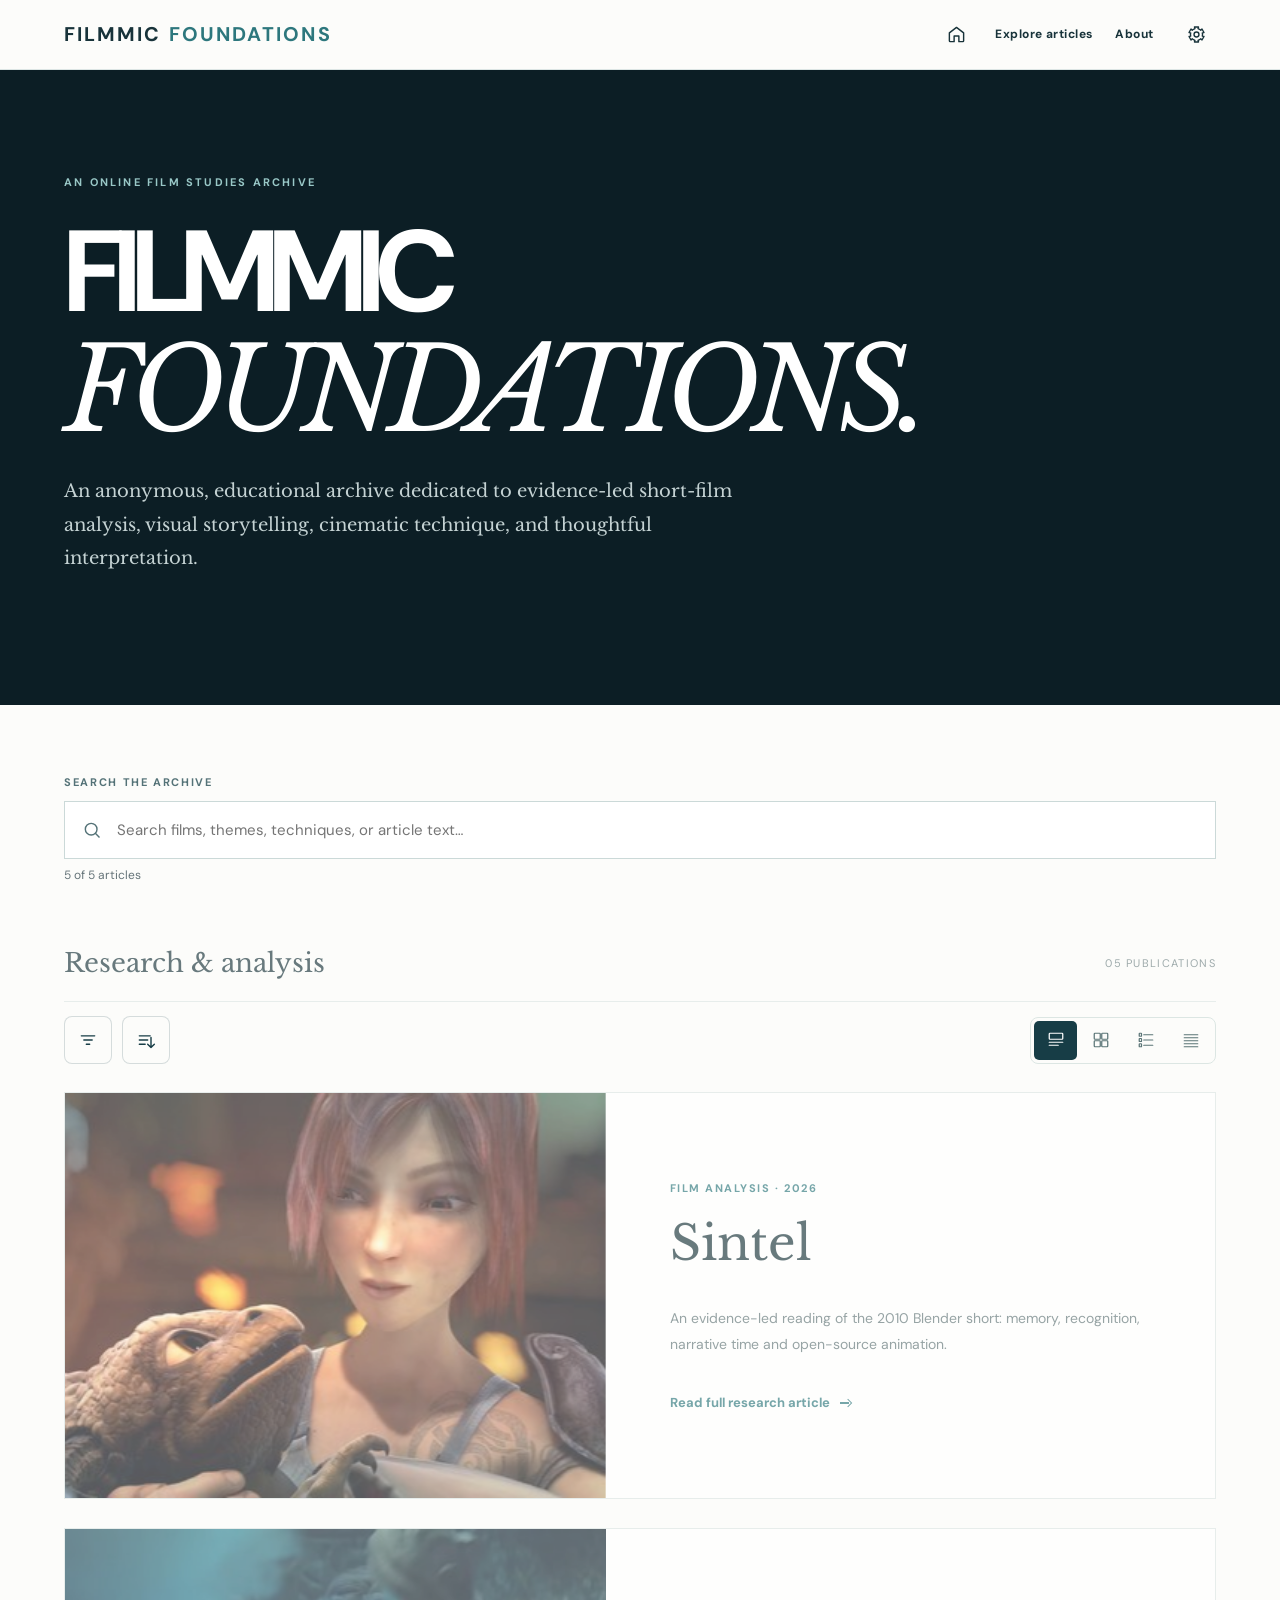
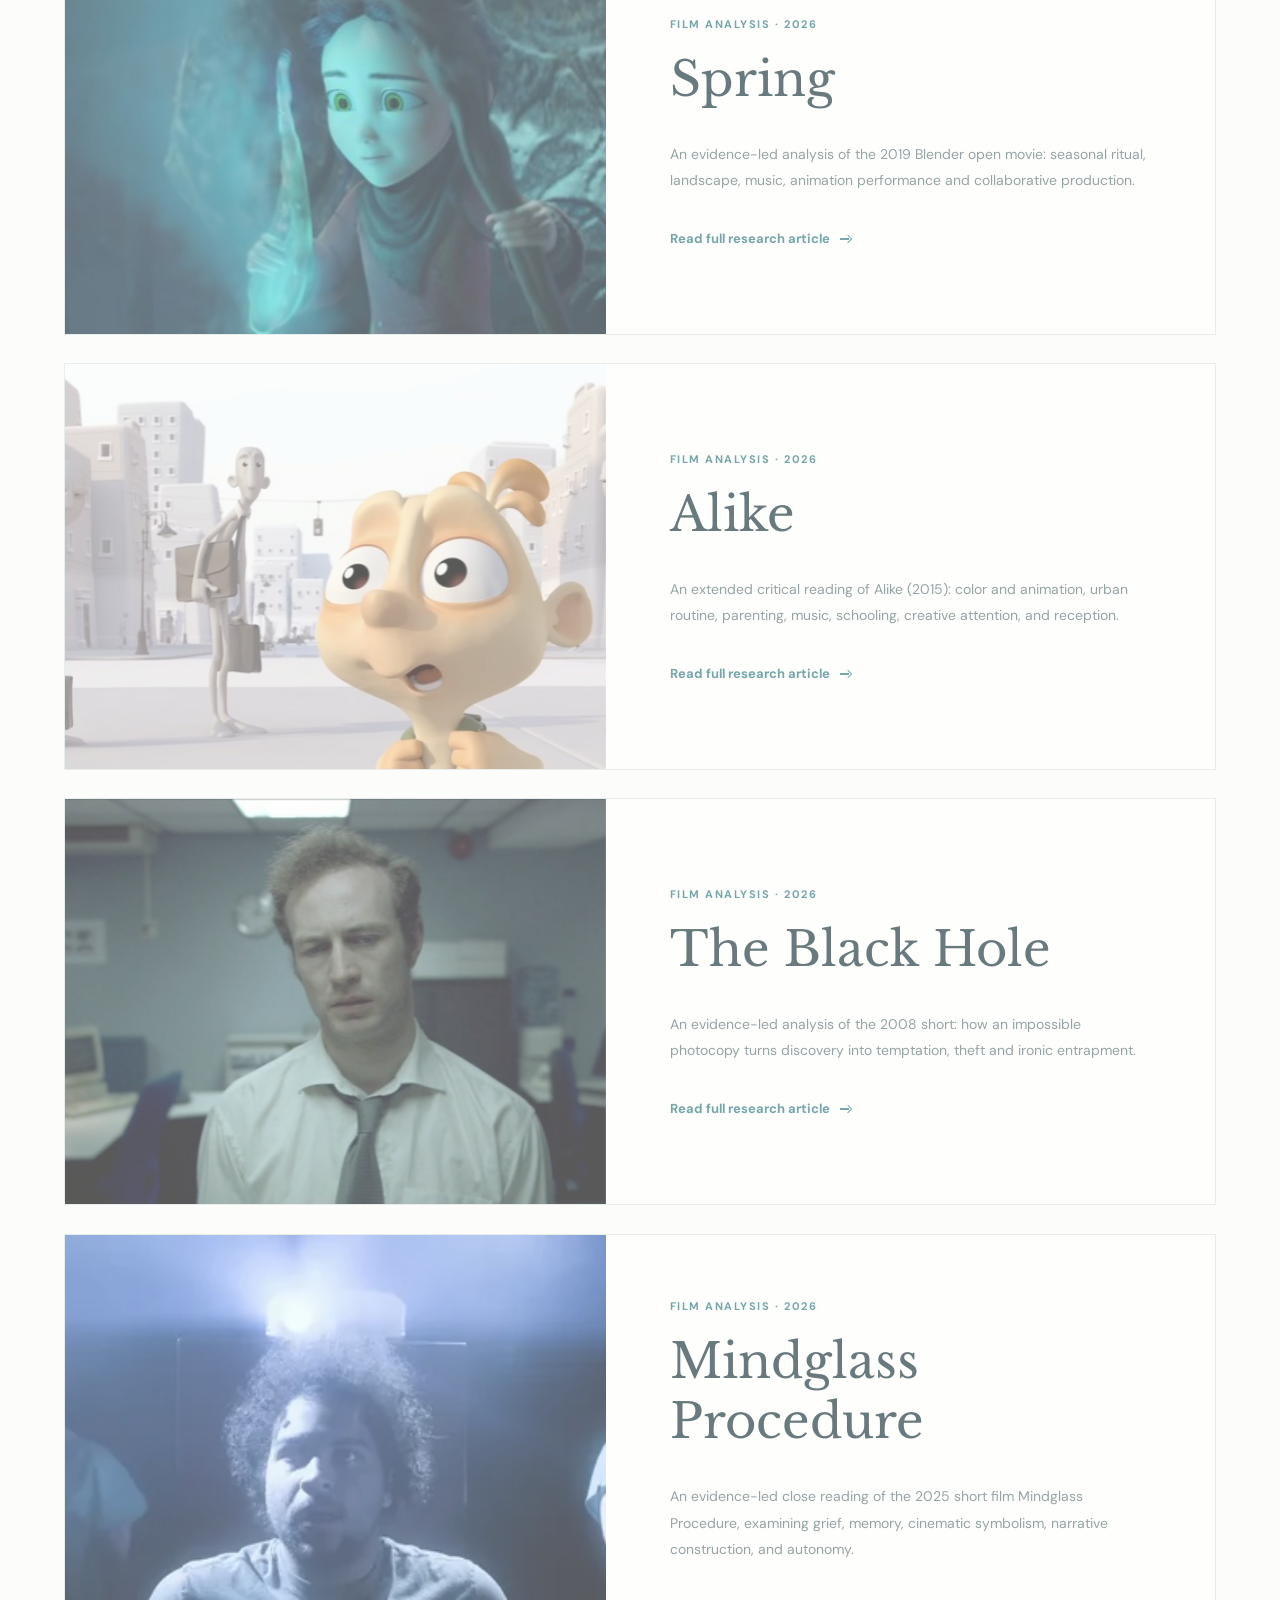
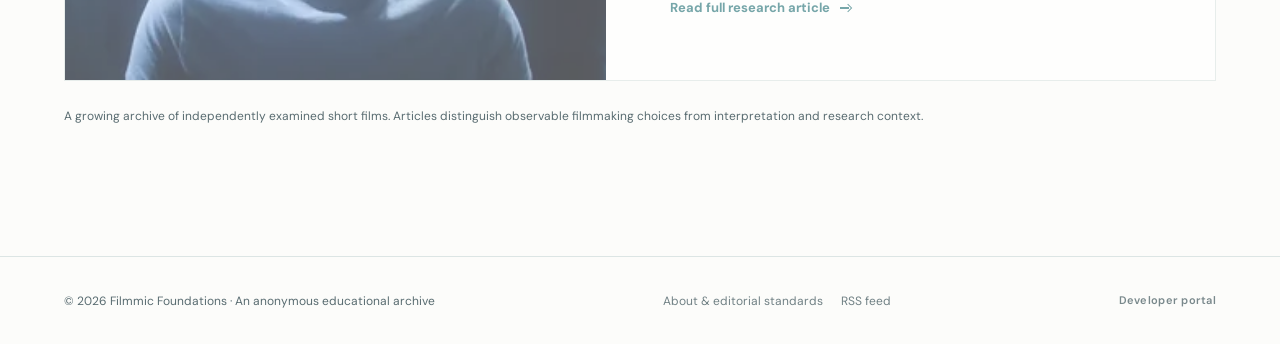
<file: index.html>
<!DOCTYPE html>
<html lang="en"><head><meta charset="utf-8"/><meta content="width=device-width, initial-scale=1" name="viewport"/><meta content="index,follow" name="robots"/><meta content="Filmmic Foundations is an anonymous educational archive of evidence-led critical analysis of short films, including visual storytelling, cinematic technique, and themes." name="description"/><link href="https://filmmicfoundations.github.io/" rel="canonical"/><meta content="Filmmic Foundations — Film Research Archive" property="og:title"/><meta content="Evidence-led analysis of short films, cinematic form, and visual storytelling." property="og:description"/><meta content="website" property="og:type"/><meta content="https://filmmicfoundations.github.io/" property="og:url"/><meta content="https://filmmicfoundations.github.io/assets/images/filmmic-foundations-share.jpg" property="og:image"/><meta content="Filmmic Foundations — Short Film Research Archive" property="og:image:alt"/><meta content="summary_large_image" name="twitter:card"/><title>Filmmic Foundations | Film Research Archive</title><meta name="ff-release" content="classic-home-modern-controls-20261021"/><link href="style.css?v=classic-home-modern-controls-20261021" rel="stylesheet"/><link href="/feed.xml" rel="alternate" title="Filmmic Foundations research updates" type="application/rss+xml"/>
<script>try{(()=>{let s={};try{s=JSON.parse(localStorage.getItem("filmmic-foundations-settings")||"{}")||{}}catch(_){ }const t=s.theme||localStorage.getItem("filmmic-foundations-theme")||"light";document.documentElement.dataset.theme=t==="system"?(matchMedia("(prefers-color-scheme: dark)").matches?"dark":"light"):t})()}catch(_){}</script><link href="assets/css/home.css?v=classic-home-modern-controls-20261021&fix=popup-safe-20261021" rel="stylesheet"/><link href="assets/css/site-header.css?v=classic-home-modern-controls-20261021" rel="stylesheet"/><link href="assets/css/publication.css" rel="stylesheet"/><link href="assets/css/print.css" media="print" rel="stylesheet"/><link href="assets/images/apple-touch-icon.png" rel="apple-touch-icon" sizes="180x180"/><link href="assets/css/site-settings.css?v=teal-restored-20261024" rel="stylesheet"/><script defer="" src="assets/js/site-settings.js?v=teal-restored-20261024"></script><link href="assets/images/favicon-32.png" rel="icon" sizes="32x32" type="image/png"/><link href="assets/images/favicon-192.png" rel="icon" sizes="192x192" type="image/png"/><link href="favicon.ico" rel="icon" sizes="any" type="image/x-icon"/><link href="favicon.svg" rel="icon" type="image/svg+xml"/><meta content="Filmmic Foundations" property="og:site_name"/><meta content="image/jpeg" property="og:image:type"/><meta content="1200" property="og:image:width"/><meta content="630" property="og:image:height"/><meta content="https://filmmicfoundations.github.io/assets/images/filmmic-foundations-share.jpg" name="twitter:image"/><meta content="Filmmic Foundations — Film Research Archive" name="twitter:title"/><meta content="Evidence-led analysis of short films, cinematic form, and visual storytelling." name="twitter:description"/><link rel="stylesheet" href="assets/css/dropdowns.css?v=classic-home-modern-controls-20261021"/><link rel="stylesheet" href="assets/css/archive-filters.css?v=classic-home-modern-controls-20261021"/><link rel="stylesheet" href="assets/css/overlay-contract.css?v=20261021-audit"/><script id="ff-site-schema" type="application/ld+json">{"@context":"https://schema.org","@graph":[{"@type":"WebSite","name":"Filmmic Foundations","url":"https://filmmicfoundations.github.io/","description":"Anonymous educational analysis of short films.","potentialAction":{"@type":"SearchAction","target":{"@type":"EntryPoint","urlTemplate":"https://filmmicfoundations.github.io/?q={search_term_string}"},"query-input":"required name=search_term_string"}},{"@type":"CollectionPage","name":"Film Research Archive","url":"https://filmmicfoundations.github.io/","isPartOf":{"@id":"https://filmmicfoundations.github.io/"},"about":"Short-film research, cinematic techniques, and close visual analysis"},{"@type":"Organization","name":"Filmmic Foundations","url":"https://filmmicfoundations.github.io/"}]}</script></head><body><a class="ff-skip-link" href="#articles">Skip to articles</a><header class="topbar ff-site-header"><a class="brand ff-site-brand" href="./">FILMMIC <span>FOUNDATIONS</span></a><nav class="site-nav site-nav-simple ff-site-nav" aria-label="Main navigation"><a class="nav-link ff-home-link" href="./" aria-current="page" aria-label="Home" title="Home"><svg viewBox="0 0 24 24" fill="none" stroke="currentColor" stroke-width="1.8" stroke-linecap="round" stroke-linejoin="round" aria-hidden="true"><path d="m3 10 9-7 9 7v10a1 1 0 0 1-1 1h-5v-7H9v7H4a1 1 0 0 1-1-1z"/></svg></a><a class="nav-link" href="#articles">Explore articles</a><a class="nav-link" href="about/">About</a><button class="ff-settings-toggle" type="button" aria-label="Open settings" aria-haspopup="dialog" aria-controls="ff-settings-dialog" title="Reading preferences"><svg viewBox="0 0 24 24" fill="none" stroke="currentColor" stroke-width="1.75" stroke-linecap="round" stroke-linejoin="round" aria-hidden="true"><path d="M 8.2 5.42 L 10.03 4.66 L 9.46 2.53 L 14.54 2.53 L 13.97 4.66 L 15.8 5.42 L 17.37 6.63 L 18.93 5.07 L 21.47 9.46 L 19.34 10.03 L 19.6 12 L 19.34 13.97 L 21.47 14.54 L 18.93 18.93 L 17.37 17.37 L 15.8 18.58 L 13.97 19.34 L 14.54 21.47 L 9.46 21.47 L 10.03 19.34 L 8.2 18.58 L 6.63 17.37 L 5.07 18.93 L 2.53 14.54 L 4.66 13.97 L 4.4 12 L 4.66 10.03 L 2.53 9.46 L 5.07 5.07 L 6.63 6.63 Z"/><circle cx="12" cy="12" r="3.1"/></svg></button></nav></header><section class="masthead"><div class="wrap"><div class="eyebrow">AN ONLINE FILM STUDIES ARCHIVE</div><h1>FILMMIC<br/><em>FOUNDATIONS.</em></h1><p>An anonymous, educational archive dedicated to evidence-led short-film analysis, visual storytelling, cinematic technique, and thoughtful interpretation.</p></div></section><main class="section" id="articles"><div class="wrap" id="search"><label class="search-label" for="article-search">SEARCH THE ARCHIVE</label><div class="search-shell"><svg aria-hidden="true" fill="none" height="20" stroke="currentColor" stroke-width="1.7" viewbox="0 0 24 24" width="20"><circle cx="11" cy="11" r="7"></circle><path d="m16 16 5 5"></path></svg><input aria-controls="article-results" autocomplete="off" id="article-search" placeholder="Search films, themes, techniques, or article text…" type="search"/><button aria-label="Clear search" hidden="" id="clear-search" type="button">Clear</button></div><p aria-live="polite" class="search-status" id="search-status" role="status"></p></div><div class="wrap"><div class="section-head"><h2>Research &amp; analysis</h2><small>05 PUBLICATIONS</small></div><div class="archive-control-line ff-discover" id="ff-discover" aria-label="Archive display options">
<div class="ff-picker" id="ff-filter-wrap">
  <button class="ff-picker-toggle" id="ff-filter-toggle" type="button" aria-label="Filter articles" title="Filter articles" aria-expanded="false" aria-controls="ff-filter-panel"><svg viewBox="0 0 24 24" width="20" height="20" fill="none" stroke="currentColor" stroke-width="1.7" stroke-linecap="round" stroke-linejoin="round" aria-hidden="true"><path d="M4 7h16M7 12h10M10 17h4"/></svg><span class="ff-filter-active" id="active-filter-count" hidden aria-hidden="true"></span></button>
  <div class="ff-discover-panel ff-filters-panel" id="ff-filter-panel" hidden>
    <div class="ff-discover-head"><strong>FILTER ARTICLES</strong><button type="button" id="reset-filters">Clear all</button></div>
    <div class="ff-filter-list">
      <label class="ff-filter-row"><span>Genre</span><select id="filter-genre"><option value="">All genres</option></select></label>
      <label class="ff-filter-row"><span>Article date</span><select id="filter-article-year"><option value="">Any year</option></select></label>
      <label class="ff-filter-row"><span>Film date</span><select id="filter-film-year"><option value="">Any year</option></select></label>
    </div>
  </div>
</div>
<div class="ff-picker" id="ff-sort-wrap">
  <button class="ff-picker-toggle" id="ff-sort-toggle" type="button" aria-label="Sort articles" title="Sort articles" aria-expanded="false" aria-controls="ff-sort-panel"><svg viewBox="0 0 24 24" width="20" height="20" fill="none" stroke="currentColor" stroke-width="1.7" stroke-linecap="round" stroke-linejoin="round" aria-hidden="true"><path d="M4 7h13M4 12h10M4 17h7M18 9v12m-4-4 4 4 4-4"/></svg></button>
  <div class="ff-discover-panel ff-sort-panel" id="ff-sort-panel" hidden><strong class="ff-sort-title">SORT ARTICLES</strong><div class="ff-sort-options" role="group" aria-label="Sort articles">
    <button class="ff-sort-option" type="button" data-sort="newest" aria-pressed="true">Newest first</button>
    <button class="ff-sort-option" type="button" data-sort="oldest" aria-pressed="false">Oldest first</button>
    <button class="ff-sort-option" type="button" data-sort="az" aria-pressed="false">Title A–Z</button>
    <button class="ff-sort-option" type="button" data-sort="za" aria-pressed="false">Title Z–A</button>
  </div><select id="sort-articles" class="ff-native-sort" aria-label="Sort order" tabindex="-1"><option value="newest">Newest first</option><option value="oldest">Oldest first</option><option value="az">Title A–Z</option><option value="za">Title Z–A</option></select></div>
</div><div class="ff-active-filter-chips" id="ff-active-filter-chips" aria-label="Applied archive filters" hidden></div>
<div class="archive-view-options"><fieldset class="view-switch"><legend>Layout</legend><button aria-label="Editorial layout" aria-pressed="true" data-view="editorial" title="Editorial view" type="button"><svg aria-hidden="true" fill="none" height="18" stroke="currentColor" stroke-linecap="round" stroke-linejoin="round" stroke-width="1.65" viewbox="0 0 24 24" width="18"><rect height="8" rx="1" width="18" x="3" y="3"></rect><path d="M3 15h18M3 19h12"></path></svg></button><button aria-label="Grid layout" aria-pressed="false" data-view="grid" title="Grid view" type="button"><svg aria-hidden="true" fill="none" height="18" stroke="currentColor" stroke-linecap="round" stroke-linejoin="round" stroke-width="1.65" viewbox="0 0 24 24" width="18"><rect height="8" rx="1" width="8" x="3" y="3"></rect><rect height="8" rx="1" width="8" x="13" y="3"></rect><rect height="8" rx="1" width="8" x="3" y="13"></rect><rect height="8" rx="1" width="8" x="13" y="13"></rect></svg></button><button aria-label="List layout" aria-pressed="false" data-view="list" title="List view" type="button"><svg aria-hidden="true" fill="none" height="18" stroke="currentColor" stroke-linecap="round" stroke-linejoin="round" stroke-width="1.65" viewbox="0 0 24 24" width="18"><path d="M9 5h12M9 12h12M9 19h12"></path><rect height="4" rx=".5" width="3" x="3" y="3"></rect><rect height="4" rx=".5" width="3" x="3" y="10"></rect><rect height="4" rx=".5" width="3" x="3" y="17"></rect></svg></button><button aria-label="Compact layout" aria-pressed="false" data-view="compact" title="Compact view" type="button"><svg aria-hidden="true" fill="none" height="18" stroke="currentColor" stroke-linecap="round" stroke-linejoin="round" stroke-width="1.65" viewbox="0 0 24 24" width="18"><path d="M3 5h18M3 9h18M3 13h18M3 17h18M3 21h18"></path></svg></button></fieldset></div></div>
</div><div data-view="editorial" id="article-results"><!-- ARTICLES START: generated by scripts/build_archive.py; do not edit this block manually. -->
<div class="archive-card" data-title="Mindglass Procedure" data-year="2026" data-article-year="2026" data-film-year="2025" data-date="2026-10-19" data-genre="Science fiction,Drama" data-tags="memory,grief,cinematography,grief,memory,identity,avoidance,consent,cinematography,editing,visual symbolism,production design"><a class="entry" href="mindglassprocedure/">
  <img src="mindglassprocedure/assets/mindglass-procedure-laboratory-reveal.webp" srcset="mindglassprocedure/assets/mindglass-procedure-laboratory-reveal-640.webp 640w, mindglassprocedure/assets/mindglass-procedure-laboratory-reveal.webp 1500w" sizes="(max-width: 700px) 100vw, (max-width: 1100px) 48vw, 600px" alt="A laboratory scene from Mindglass Procedure" loading="lazy" decoding="async">
  <div class="entry-body"><div class="tag">FILM ANALYSIS · 2026</div><h3>Mindglass Procedure</h3>
    <p>An evidence-led close reading of the 2025 short film Mindglass Procedure, examining grief, memory, cinematic symbolism, narrative construction, and autonomy.</p><span class="read">Read full research article <span class="css-arrow" aria-hidden="true"></span></span>
  </div></a><button type="button" class="archive-preview-trigger" data-preview="mindglassprocedure" aria-label="Preview Mindglass Procedure">Preview <span aria-hidden="true">↗</span></button></div>
<div class="archive-card" data-title="Alike" data-year="2026" data-article-year="2026" data-film-year="2015" data-date="2026-10-21" data-genre="Animation,Drama" data-tags="creativity,attention,education,animation,color,parenting,autonomy,labor,music,reception,identity,autonomy,creativity,conformity,parent-child relationship,visual symbolism,editing,production design,color design,sound design,animation"><a class="entry" href="alike/">
  <img src="alike/assets/alike-paste-reacts-to-monochrome-city-cover.jpg" srcset="alike/assets/alike-paste-reacts-to-monochrome-city-cover-640.jpg 640w, alike/assets/alike-paste-reacts-to-monochrome-city-cover.jpg 1500w" sizes="(max-width: 700px) 100vw, (max-width: 1100px) 48vw, 600px" alt="Film still from Alike: Paste reacting with curiosity in the pale, conformist city" loading="lazy" decoding="async">
  <div class="entry-body"><div class="tag">FILM ANALYSIS · 2026</div><h3>Alike</h3>
    <p>An extended critical reading of Alike (2015): color and animation, urban routine, parenting, music, schooling, creative attention, and reception.</p><span class="read">Read full research article <span class="css-arrow" aria-hidden="true"></span></span>
  </div></a><button type="button" class="archive-preview-trigger" data-preview="alike" aria-label="Preview Alike">Preview <span aria-hidden="true">↗</span></button></div>
<div class="archive-card" data-title="The Black Hole" data-year="2026" data-article-year="2026" data-film-year="2008" data-date="2026-10-21" data-genre="Live action,Fantasy,Dark comedy" data-tags="short film,visual storytelling,portal,greed,ethics,cinematography,sound design,greed,moral escalation,confinement,workplace,control,power,irony,visual effects,narrative economy,visual metaphor,editing,performance without dialogue,diegetic sound"><a class="entry" href="the-black-hole/">
  <img src="the-black-hole/assets/black-hole-office-worker-portrait.jpg" srcset="the-black-hole/assets/black-hole-office-worker-portrait-640.jpg 640w, the-black-hole/assets/black-hole-office-worker-portrait.jpg 1500w" sizes="(max-width: 700px) 100vw, (max-width: 1100px) 48vw, 600px" alt="Film still from The Black Hole showing the office worker in close-up under fluorescent light" loading="lazy" decoding="async">
  <div class="entry-body"><div class="tag">FILM ANALYSIS · 2026</div><h3>The Black Hole</h3>
    <p>An evidence-led analysis of the 2008 short: how an impossible photocopy turns discovery into temptation, theft and ironic entrapment.</p><span class="read">Read full research article <span class="css-arrow" aria-hidden="true"></span></span>
  </div></a><button type="button" class="archive-preview-trigger" data-preview="the-black-hole" aria-label="Preview The Black Hole">Preview <span aria-hidden="true">↗</span></button></div>
<div class="archive-card" data-title="Spring" data-year="2026" data-article-year="2026" data-film-year="2019" data-date="2026-10-23" data-genre="Animation,Fantasy,Short film" data-tags="seasonal cycle,nature,animated short,open movie,sound design,Blender,visual storytelling,renewal,reciprocity,environment,ritual,companionship,agency,continuity,computer animation,visual effects,color,sound design,production design,character animation"><a class="entry" href="spring/">
  <img src="spring/assets/spring-cave-glowing-shard-cover.jpg" srcset="spring/assets/spring-cave-glowing-shard-cover-640.jpg 640w, spring/assets/spring-cave-glowing-shard-cover.jpg 1500w" sizes="(max-width: 700px) 100vw, (max-width: 1100px) 48vw, 600px" alt="Film still from Spring showing the young protagonist in a cave holding a branch and studying a glowing blue shard" loading="lazy" decoding="async">
  <div class="entry-body"><div class="tag">FILM ANALYSIS · 2026</div><h3>Spring</h3>
    <p>An evidence-led analysis of the 2019 Blender open movie: seasonal ritual, landscape, music, animation performance and collaborative production.</p><span class="read">Read full research article <span class="css-arrow" aria-hidden="true"></span></span>
  </div></a><button type="button" class="archive-preview-trigger" data-preview="spring" aria-label="Preview Spring">Preview <span aria-hidden="true">↗</span></button></div>
<div class="archive-card" data-title="Sintel" data-year="2026" data-article-year="2026" data-film-year="2010" data-date="2026-10-25" data-genre="Animation,Fantasy,Short film" data-tags="memory,narration,dragon,visual storytelling,Blender,open movie,tragic irony,identity,grief,recognition,memory,time,perception,attachment,animation,editing,cinematography,character performance,production design,film score,narrative perspective"><a class="entry" href="sintel/">
  <img src="sintel/assets/sintel-comforts-young-scales.jpg" srcset="sintel/assets/sintel-comforts-young-scales-640.jpg 640w, sintel/assets/sintel-comforts-young-scales.jpg 1500w" sizes="(max-width: 700px) 100vw, (max-width: 1100px) 48vw, 600px" alt="Sintel gently comforting the young dragon Scales in warm light, an actual frame from the 2010 film" loading="lazy" decoding="async">
  <div class="entry-body"><div class="tag">FILM ANALYSIS · 2026</div><h3>Sintel</h3>
    <p>An evidence-led reading of the 2010 Blender short: memory, recognition, narrative time and open-source animation.</p><span class="read">Read full research article <span class="css-arrow" aria-hidden="true"></span></span>
  </div></a><button type="button" class="archive-preview-trigger" data-preview="sintel" aria-label="Preview Sintel">Preview <span aria-hidden="true">↗</span></button></div>
<!-- ARTICLES END --></div><p class="no-results" hidden="" id="no-results">No articles match your search. Try another title or topic.</p>
<p class="coming">A growing archive of independently examined short films. Articles distinguish observable filmmaking choices from interpretation and research context.</p></div></main><dialog class="archive-preview" id="archive-preview" aria-label="Article preview">
<div class="preview-top"><span>FILMMIC FOUNDATIONS · ARTICLE PREVIEW</span><button type="button" class="preview-close" aria-label="Close preview">Close ×</button></div>
<div class="preview-content"><div class="preview-gallery" id="preview-gallery"></div><div class="preview-copy"><span class="preview-kicker" id="preview-kicker"></span><h2 id="preview-title"></h2><p id="preview-description"></p><section class="preview-abstract" id="preview-abstract-section" hidden><h3>Abstract</h3><p id="preview-abstract"></p></section><div class="preview-meta" id="preview-meta"></div><div class="preview-actions"><a id="preview-read" href="#">Read article <span class="css-arrow" aria-hidden="true"></span></a><button type="button" id="preview-copy-link">Copy article link</button></div><p id="preview-feedback" role="status" aria-live="polite"></p></div></div></dialog><footer><span>© 2026 Filmmic Foundations · An anonymous educational archive</span><nav class="ff-footer-links" aria-label="Archive information"><a href="about/">About &amp; editorial standards</a><a href="feed.xml" type="application/rss+xml">RSS feed</a></nav><a class="ff-dev-footer-link" href="dev/" rel="nofollow">Developer portal</a></footer><script id="preview-manifest" type="application/json">{"mindglassprocedure":{"images":["assets/mindglass-procedure-laboratory-reveal.webp","assets/mindglass-procedure-opening-hourglass.webp","assets/mindglass-procedure-artificial-suburban-neighborhood.webp","assets/mindglass-procedure-torn-family-photograph.webp","assets/mindglass-procedure-miles-with-louis-and-greta.webp","assets/mindglass-procedure-opening-water-montage.webp"],"abstract":"Mindglass Procedure examines the relationship between grief, autobiographical memory, and the temptation to escape painful experience. Through its recurring water imagery, fragmented opening montage, artificial neighborhood, and laboratory revelation, the film connects personal loss to questions of identity, autonomy, and the ethics of memory modification. This analysis considers how cinematography, editing, production design, and narrative repetition reinforce those concerns, while distinguishing the fictional procedure from real-world psychological research.","image_captions":["The laboratory revelation","The opening hourglass","The artificial neighborhood","The torn family photograph","Miles with Louis and Greta","Water in the opening montage"]},"alike":{"title":"Alike","abstract":"In Alike (2015), the contrast between a uniform city and a musician’s vivid space allows color to function as narrative information. Repetition links the father’s working life to his son’s school experience, while a late gesture of recognition interrupts that routine. This reading examines color, staging, editing, sound, and animated performance, placing the film in conversation with research on autonomy and creativity without mistaking fictional allegory for empirical evidence.","images":["assets/alike-paste-reacts-to-monochrome-city-cover.jpg","assets/alike-red-tree-in-monochrome-city.jpg","assets/alike-paste-and-violinist-under-tree.jpg","assets/alike-paste-and-copi-between-stacks.jpg","assets/alike-office-routine-repetition.jpg","assets/alike-ending-embrace-beneath-red-tree.jpg"],"image_captions":["Paste responds to the gray city while commuters walk past him","The colored tree interrupts the uniform city","Paste discovers the street violinist","The father and son are framed by school and work materials","Rows of identical desks make repetition visible","Copi and Paste reconnect beneath the red tree"]},"the-black-hole":{"title":"The Black Hole","abstract":"The Black Hole turns a malfunctioning photocopier into a portable opening through solid surfaces. This analysis examines how the film teaches its visual rule, then converts curiosity into opportunism, theft, and entrapment.","images":["assets/black-hole-office-worker-portrait.jpg","assets/black-hole-printed-circle-on-paper.jpg","assets/black-hole-worker-at-photocopier.jpg","assets/black-hole-hand-through-copier.jpg","assets/black-hole-vending-machine-theft.jpg","assets/black-hole-worker-trapped-in-safe.jpg"],"image_captions":["An exhausted office worker establishes the film’s blue-gray baseline","The impossible black circle first appears as a physical object on paper","The photocopier frames discovery as an ordinary workplace interruption","The film’s central visual rule becomes clear through tactile experimentation","Small temptation escalates into deliberate theft at the vending machine","The final safe image turns shortcut-seeking into entrapment"]},"spring":{"title":"Spring","abstract":"Andy Goralczyk's *Spring* (2019) follows a shepherd girl and her dog through a valley held in winter as they encounter ancient spirits and help restore the season's motion. The film contains no spoken dialogue, yet communicates a relatively complex set of rules through changes in landscape, character movement, sound, and an object that links a human gesture to a much larger environment. This analysis argues that *Spring* makes environmental change feel reciprocal: the child does not simply defeat winter, but learns how to participate in a preexisting pattern of call, response, danger, and renewal. A concise visual grammar of color, scale, rhythm, and repeated motifs makes that pattern legible. The discussion uses the film and the production team's published materials as primary sources; interviews, scholarly animation and film-music studies, independent criticism, awards records, and tertiary film catalogs add context. Ecological and ritual interpretations are presented as readings of a fictional fantasy, not as documentary claims about natural systems. [1][2][8][15][16]","images":["assets/spring-cave-glowing-shard-cover.jpg","assets/spring-shepherd-girl-with-staff.jpg","assets/spring-ancient-spirit-scale.jpg","assets/spring-first-glowing-chime.jpg","assets/spring-clouds-opening-over-mountains.jpg","assets/spring-first-flowers-return.jpg"],"image_captions":["Inside the cavern, the blue shard becomes a focal object that turns discovery into attention and anticipation.","The staff is visible before its ritual function becomes clear, linking an ordinary traveler’s tool to later communication.","The spirit dwarfs the human figure; its physical scale gives a small gesture extraordinary stakes.","The small illuminated chime makes an otherwise invisible exchange tangible and gives viewers a precise object to track.","The contrast of expansive sunlit peaks and obscured valley makes weather a measure of narrative scale.","The close-up of flowering plants makes seasonal renewal visible through small material details."]},"sintel":{"title":"Sintel","abstract":"Colin Levy’s Sintel compresses an epic search into a story of misrecognition. This essay argues that the film creates tragic irony through asymmetric temporal knowledge: the quest’s editing and character alignment keep viewers attached to a remembered relationship while physical evidence signals change. The reading examines the wing scar, movement through environments, the shaman, color and musical narration, together with the open-source production context. This editorial draft has a verified reference ledger but awaits genuine local film frames before publication.","images":["assets/sintel-comforts-young-scales.jpg","assets/sintel-finds-injured-baby-scales.jpg","assets/scales-spreads-wings-above-city.jpg","assets/sintel-searches-across-desert.jpg","assets/sintel-confronts-adult-dragon.jpg","assets/sintel-faces-the-passage-of-time.jpg"],"image_captions":["Sintel comforts young Scales; the core relationship is established through small gestures","A vulnerable creature enters the narrative, framing the bond through care","Scales spreads his wings above the city shortly before the separation","The desert landscapes make the length and isolation of Sintel’s search perceptible","The cave meeting challenges Sintel’s understanding of the dragon she finds","A close-up isolates her reaction as new knowledge overturns her certainty"]}}</script><script defer src="assets/js/home.js?v=classic-home-modern-controls-20261021"></script><script defer src="assets/js/dropdowns.js?v=classic-home-modern-controls-20261021"></script></body></html>
</file>
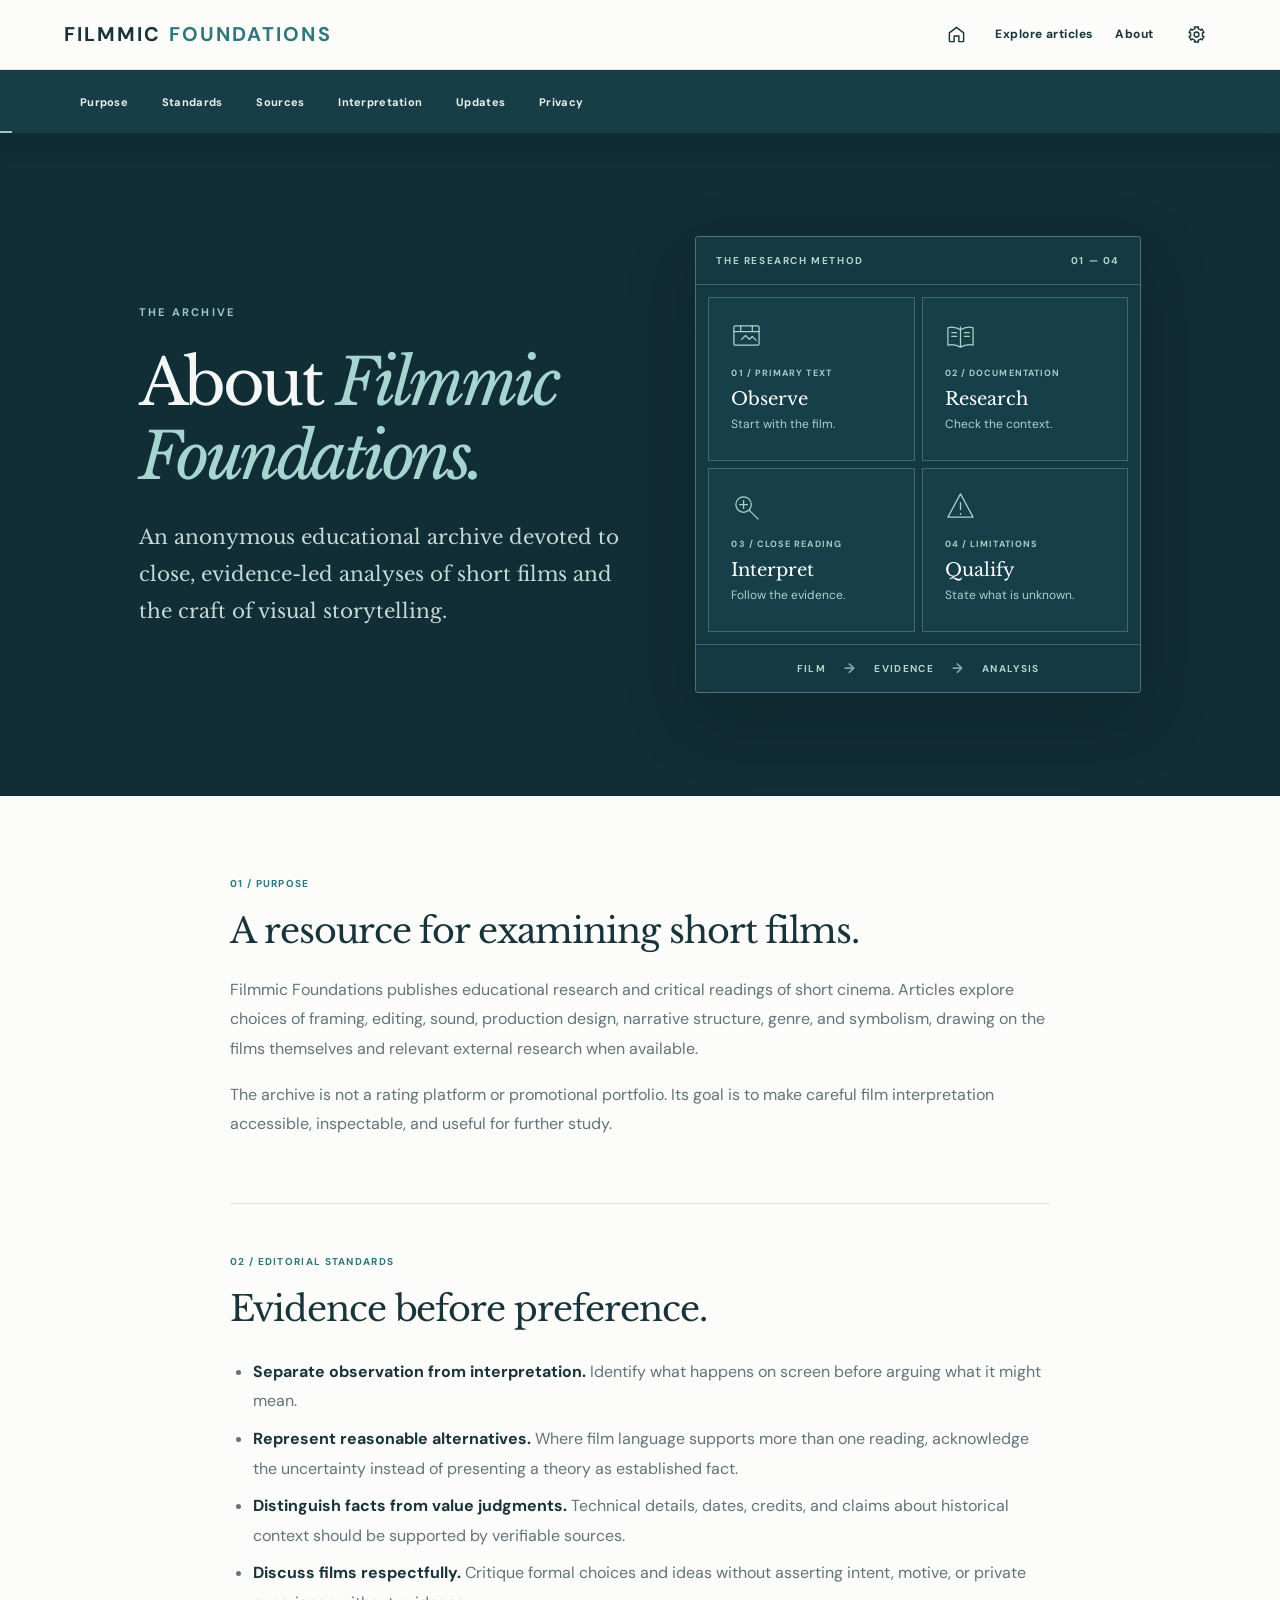
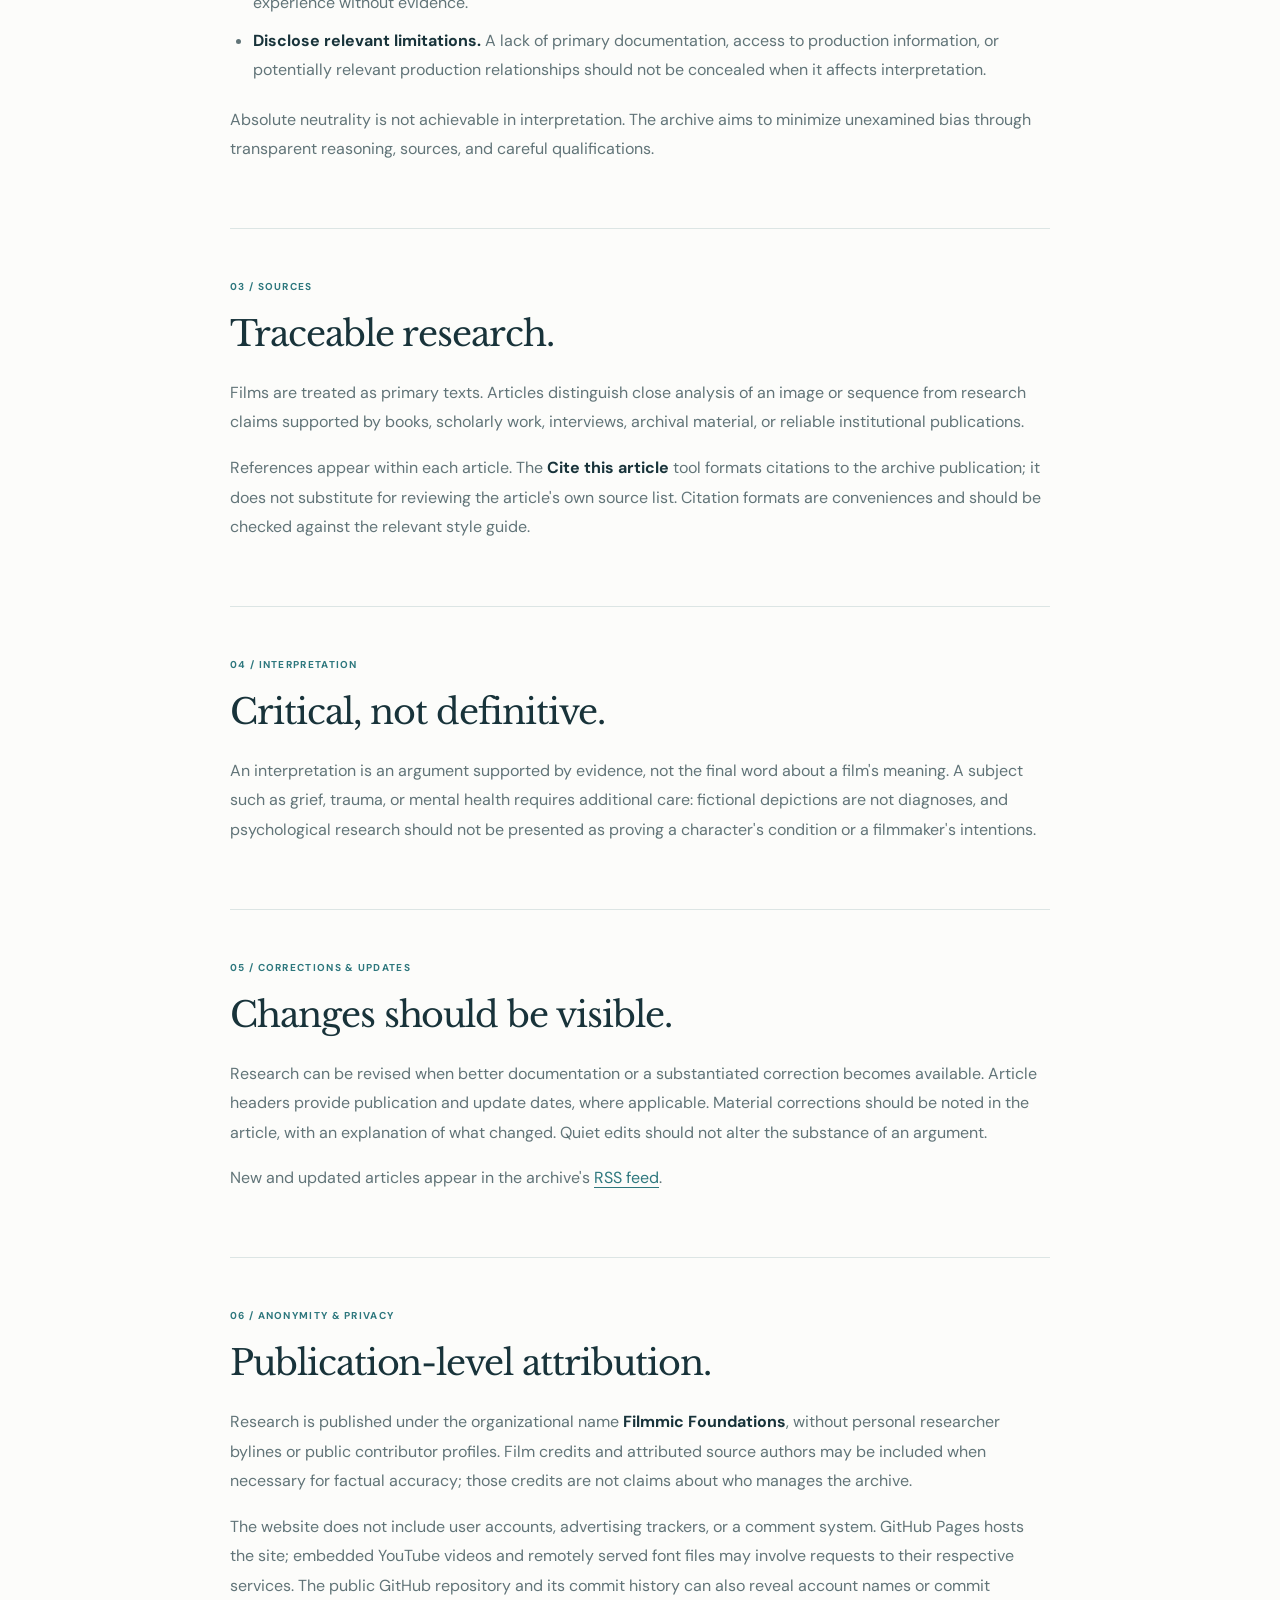
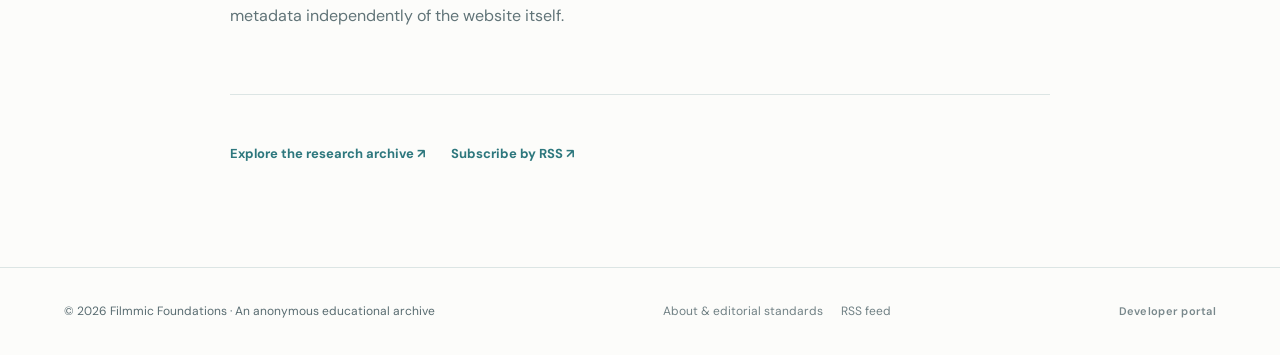
<file: about/index.html>
<!doctype html>
<html lang="en"><head><meta charset="utf-8"/><meta content="width=device-width, initial-scale=1" name="viewport"/><meta content="index,follow" name="robots"/><meta content="About Filmmic Foundations: an anonymous, educational archive of short-film research and transparent, evidence-led editorial standards." name="description"/><title>About &amp; Editorial Standards | Filmmic Foundations</title><link href="https://filmmicfoundations.github.io/about/" rel="canonical"/><meta content="website" property="og:type"/><meta content="About &amp; Editorial Standards | Filmmic Foundations" property="og:title"/><meta content="How this anonymous short-film analysis archive approaches interpretation, evidence, and corrections." property="og:description"/><meta content="https://filmmicfoundations.github.io/about/" property="og:url"/><meta content="https://filmmicfoundations.github.io/assets/images/filmmic-foundations-share.jpg" property="og:image"/><meta content="summary_large_image" name="twitter:card"/><link href="../feed.xml" rel="alternate" title="Research updates" type="application/rss+xml"/><script>try{(()=>{let s={};try{s=JSON.parse(localStorage.getItem("filmmic-foundations-settings")||"{}")||{}}catch(_){ }const t=s.theme||localStorage.getItem("filmmic-foundations-theme")||"light";document.documentElement.dataset.theme=t==="system"?(matchMedia("(prefers-color-scheme: dark)").matches?"dark":"light"):t})()}catch(_){}</script><link href="../style.css" rel="stylesheet"/><link href="../assets/css/home.css?fix=popup-safe-20261021" rel="stylesheet"/><link href="../assets/css/site-header.css" rel="stylesheet"/><link href="../assets/css/publication.css" rel="stylesheet"/><link href="../assets/css/section-toolbar.css" rel="stylesheet"/><link href="../assets/css/about.css" rel="stylesheet"/><script type="application/ld+json">{"@context": "https://schema.org", "@type": "AboutPage", "name": "About & Editorial Standards | Filmmic Foundations", "url": "https://filmmicfoundations.github.io/about/", "description": "An anonymous educational short-film research archive publishing under organization-level attribution.", "isPartOf": {"@type": "WebSite", "name": "Filmmic Foundations", "url": "https://filmmicfoundations.github.io/"}}</script><link href="../assets/css/print.css" media="print" rel="stylesheet"/><link href="../assets/images/apple-touch-icon.png" rel="apple-touch-icon" sizes="180x180"/><link href="../assets/css/site-settings.css?v=teal-restored-20261024" rel="stylesheet"/><script defer="" src="../assets/js/site-settings.js?v=teal-restored-20261024"></script><link href="../assets/images/favicon-32.png" rel="icon" sizes="32x32" type="image/png"/><link href="../assets/images/favicon-192.png" rel="icon" sizes="192x192" type="image/png"/><link href="../favicon.ico" rel="icon" sizes="any" type="image/x-icon"/><link href="../favicon.svg" rel="icon" type="image/svg+xml"/><meta content="Filmmic Foundations" property="og:site_name"/><meta content="image/jpeg" property="og:image:type"/><meta content="1200" property="og:image:width"/><meta content="630" property="og:image:height"/><meta content="https://filmmicfoundations.github.io/assets/images/filmmic-foundations-share.jpg" name="twitter:image"/><meta content="About &amp; Editorial Standards | Filmmic Foundations" name="twitter:title"/><meta content="How this anonymous short-film analysis archive approaches interpretation, evidence, and corrections." name="twitter:description"/><link rel="stylesheet" href="../assets/css/dropdowns.css"/><link rel="stylesheet" href="../assets/css/overlay-contract.css?v=20261021-audit"/></head>
<body><a class="ff-skip-link" href="#main">Skip to content</a><header class="topbar ff-site-header"><a class="brand ff-site-brand" href="../">FILMMIC <span>FOUNDATIONS</span></a><nav class="site-nav site-nav-simple ff-site-nav" aria-label="Main navigation"><a class="nav-link ff-home-link" href="../" aria-label="Home" title="Home"><svg viewBox="0 0 24 24" fill="none" stroke="currentColor" stroke-width="1.8" stroke-linecap="round" stroke-linejoin="round" aria-hidden="true"><path d="m3 10 9-7 9 7v10a1 1 0 0 1-1 1h-5v-7H9v7H4a1 1 0 0 1-1-1z"/></svg></a><a class="nav-link" href="../#articles">Explore articles</a><a class="nav-link" href="./" aria-current="page">About</a><button class="ff-settings-toggle" type="button" aria-label="Open settings" aria-haspopup="dialog" aria-controls="ff-settings-dialog" title="Reading preferences"><svg viewBox="0 0 24 24" fill="none" stroke="currentColor" stroke-width="1.75" stroke-linecap="round" stroke-linejoin="round" aria-hidden="true"><path d="M 8.2 5.42 L 10.03 4.66 L 9.46 2.53 L 14.54 2.53 L 13.97 4.66 L 15.8 5.42 L 17.37 6.63 L 18.93 5.07 L 21.47 9.46 L 19.34 10.03 L 19.6 12 L 19.34 13.97 L 21.47 14.54 L 18.93 18.93 L 17.37 17.37 L 15.8 18.58 L 13.97 19.34 L 14.54 21.47 L 9.46 21.47 L 10.03 19.34 L 8.2 18.58 L 6.63 17.37 L 5.07 18.93 L 2.53 14.54 L 4.66 13.97 L 4.4 12 L 4.66 10.03 L 2.53 9.46 L 5.07 5.07 L 6.63 6.63 Z"/><circle cx="12" cy="12" r="3.1"/></svg></button></nav></header>
<nav class="ff-section-toolbar ff-about-toolbar" id="about-toolbar" aria-label="About page sections"><div class="reading-tools"><a class="reading-tool" href="#purpose">Purpose</a><a class="reading-tool" href="#principles">Standards</a><a class="reading-tool" href="#sources">Sources</a><a class="reading-tool" href="#interpretation">Interpretation</a><a class="reading-tool" href="#corrections">Updates</a><a class="reading-tool" href="#privacy">Privacy</a></div><div class="reading-tools-right"><details class="mobile-contents"><summary>On this page</summary><div class="mobile-contents-list"><a href="#purpose">Purpose</a><a href="#principles">Standards</a><a href="#sources">Sources</a><a href="#interpretation">Interpretation</a><a href="#corrections">Updates</a><a href="#privacy">Privacy</a></div></details></div><span class="ff-reading-progress" aria-hidden="true"></span></nav><main class="ff-about" id="main"><div class="ff-about-hero"><div class="ff-about-width ff-about-hero-grid"><div class="ff-about-hero-copy"><span class="eyebrow">THE ARCHIVE</span><h1>About <em>Filmmic Foundations.</em></h1><p>An anonymous educational archive devoted to close, evidence-led analyses of short films and the craft of visual storytelling.</p></div><aside class="ff-method-visual" aria-label="The four stages of research"><div class="ff-method-head"><span>THE RESEARCH METHOD</span><span>01 — 04</span></div><ol class="ff-method-grid">
<li><svg viewBox="0 0 32 32" fill="none" stroke="currentColor" stroke-width="1.3" stroke-linecap="round" stroke-linejoin="round" aria-hidden="true"><rect x="3" y="6" width="26" height="20" rx="1.5"/><path d="M3 12h26M10 6v6m12-6v6M11 20l4-4 4 4 3-3 4 4"/></svg><span class="ff-method-id">01 / PRIMARY TEXT</span><strong>Observe</strong><small>Start with the film.</small></li>
<li><svg viewBox="0 0 32 32" fill="none" stroke="currentColor" stroke-width="1.3" stroke-linecap="round" stroke-linejoin="round" aria-hidden="true"><path d="M16 7v21M16 10C11 7 6 7 3 8v18c3-1 8-1 13 2 5-3 10-3 13-2V8c-3-1-8-1-13 2Z"/><path d="M7 13h5m-5 4h5m8-4h5m-5 4h5"/></svg><span class="ff-method-id">02 / DOCUMENTATION</span><strong>Research</strong><small>Check the context.</small></li>
<li><svg viewBox="0 0 32 32" fill="none" stroke="currentColor" stroke-width="1.3" stroke-linecap="round" stroke-linejoin="round" aria-hidden="true"><circle cx="13" cy="14" r="8"/><path d="m19 20 9 9M9 14h8m-4-4v8"/></svg><span class="ff-method-id">03 / CLOSE READING</span><strong>Interpret</strong><small>Follow the evidence.</small></li>
<li><svg viewBox="0 0 32 32" fill="none" stroke="currentColor" stroke-width="1.3" stroke-linecap="round" stroke-linejoin="round" aria-hidden="true"><path d="M16 3 29 27H3L16 3Z"/><path d="M16 12v7m0 4v1"/></svg><span class="ff-method-id">04 / LIMITATIONS</span><strong>Qualify</strong><small>State what is unknown.</small></li>
</ol><div class="ff-method-foot"><span>FILM</span><span aria-hidden="true">→</span><span>EVIDENCE</span><span aria-hidden="true">→</span><span>ANALYSIS</span></div></aside></div></div><div class="ff-about-width ff-about-layout"><div class="ff-about-content"><section id="purpose"><span class="ff-about-number">01 / PURPOSE</span><h2>A resource for examining short films.</h2><p>Filmmic Foundations publishes educational research and critical readings of short cinema. Articles explore choices of framing, editing, sound, production design, narrative structure, genre, and symbolism, drawing on the films themselves and relevant external research when available.</p><p>The archive is not a rating platform or promotional portfolio. Its goal is to make careful film interpretation accessible, inspectable, and useful for further study.</p></section><section id="principles"><span class="ff-about-number">02 / EDITORIAL STANDARDS</span><h2>Evidence before preference.</h2><ul><li><strong>Separate observation from interpretation.</strong> Identify what happens on screen before arguing what it might mean.</li><li><strong>Represent reasonable alternatives.</strong> Where film language supports more than one reading, acknowledge the uncertainty instead of presenting a theory as established fact.</li><li><strong>Distinguish facts from value judgments.</strong> Technical details, dates, credits, and claims about historical context should be supported by verifiable sources.</li><li><strong>Discuss films respectfully.</strong> Critique formal choices and ideas without asserting intent, motive, or private experience without evidence.</li><li><strong>Disclose relevant limitations.</strong> A lack of primary documentation, access to production information, or potentially relevant production relationships should not be concealed when it affects interpretation.</li></ul><p>Absolute neutrality is not achievable in interpretation. The archive aims to minimize unexamined bias through transparent reasoning, sources, and careful qualifications.</p></section><section id="sources"><span class="ff-about-number">03 / SOURCES</span><h2>Traceable research.</h2><p>Films are treated as primary texts. Articles distinguish close analysis of an image or sequence from research claims supported by books, scholarly work, interviews, archival material, or reliable institutional publications.</p><p>References appear within each article. The <strong>Cite this article</strong> tool formats citations to the archive publication; it does not substitute for reviewing the article's own source list. Citation formats are conveniences and should be checked against the relevant style guide.</p></section><section id="interpretation"><span class="ff-about-number">04 / INTERPRETATION</span><h2>Critical, not definitive.</h2><p>An interpretation is an argument supported by evidence, not the final word about a film's meaning. A subject such as grief, trauma, or mental health requires additional care: fictional depictions are not diagnoses, and psychological research should not be presented as proving a character's condition or a filmmaker's intentions.</p></section><section id="corrections"><span class="ff-about-number">05 / CORRECTIONS & UPDATES</span><h2>Changes should be visible.</h2><p>Research can be revised when better documentation or a substantiated correction becomes available. Article headers provide publication and update dates, where applicable. Material corrections should be noted in the article, with an explanation of what changed. Quiet edits should not alter the substance of an argument.</p><p>New and updated articles appear in the archive's <a href="../feed.xml">RSS feed</a>.</p></section><section id="privacy"><span class="ff-about-number">06 / ANONYMITY & PRIVACY</span><h2>Publication-level attribution.</h2><p>Research is published under the organizational name <strong>Filmmic Foundations</strong>, without personal researcher bylines or public contributor profiles. Film credits and attributed source authors may be included when necessary for factual accuracy; those credits are not claims about who manages the archive.</p><p>The website does not include user accounts, advertising trackers, or a comment system. GitHub Pages hosts the site; embedded YouTube videos and remotely served font files may involve requests to their respective services. The public GitHub repository and its commit history can also reveal account names or commit metadata independently of the website itself.</p></section><div class="ff-about-end"><a href="../#articles">Explore the research archive <span aria-hidden="true">↗</span></a><a href="../feed.xml">Subscribe by RSS <span aria-hidden="true">↗</span></a></div></div></div></main>
<footer><span>© 2026 Filmmic Foundations · An anonymous educational archive</span><nav class="ff-footer-links" aria-label="Archive information"><a href="./">About &amp; editorial standards</a><a href="../feed.xml" type="application/rss+xml">RSS feed</a></nav><a class="ff-dev-footer-link" href="../dev/" rel="nofollow">Developer portal</a></footer><script defer src="../assets/js/about.js"></script><script defer src="../assets/js/dropdowns.js"></script></body></html>
</file>
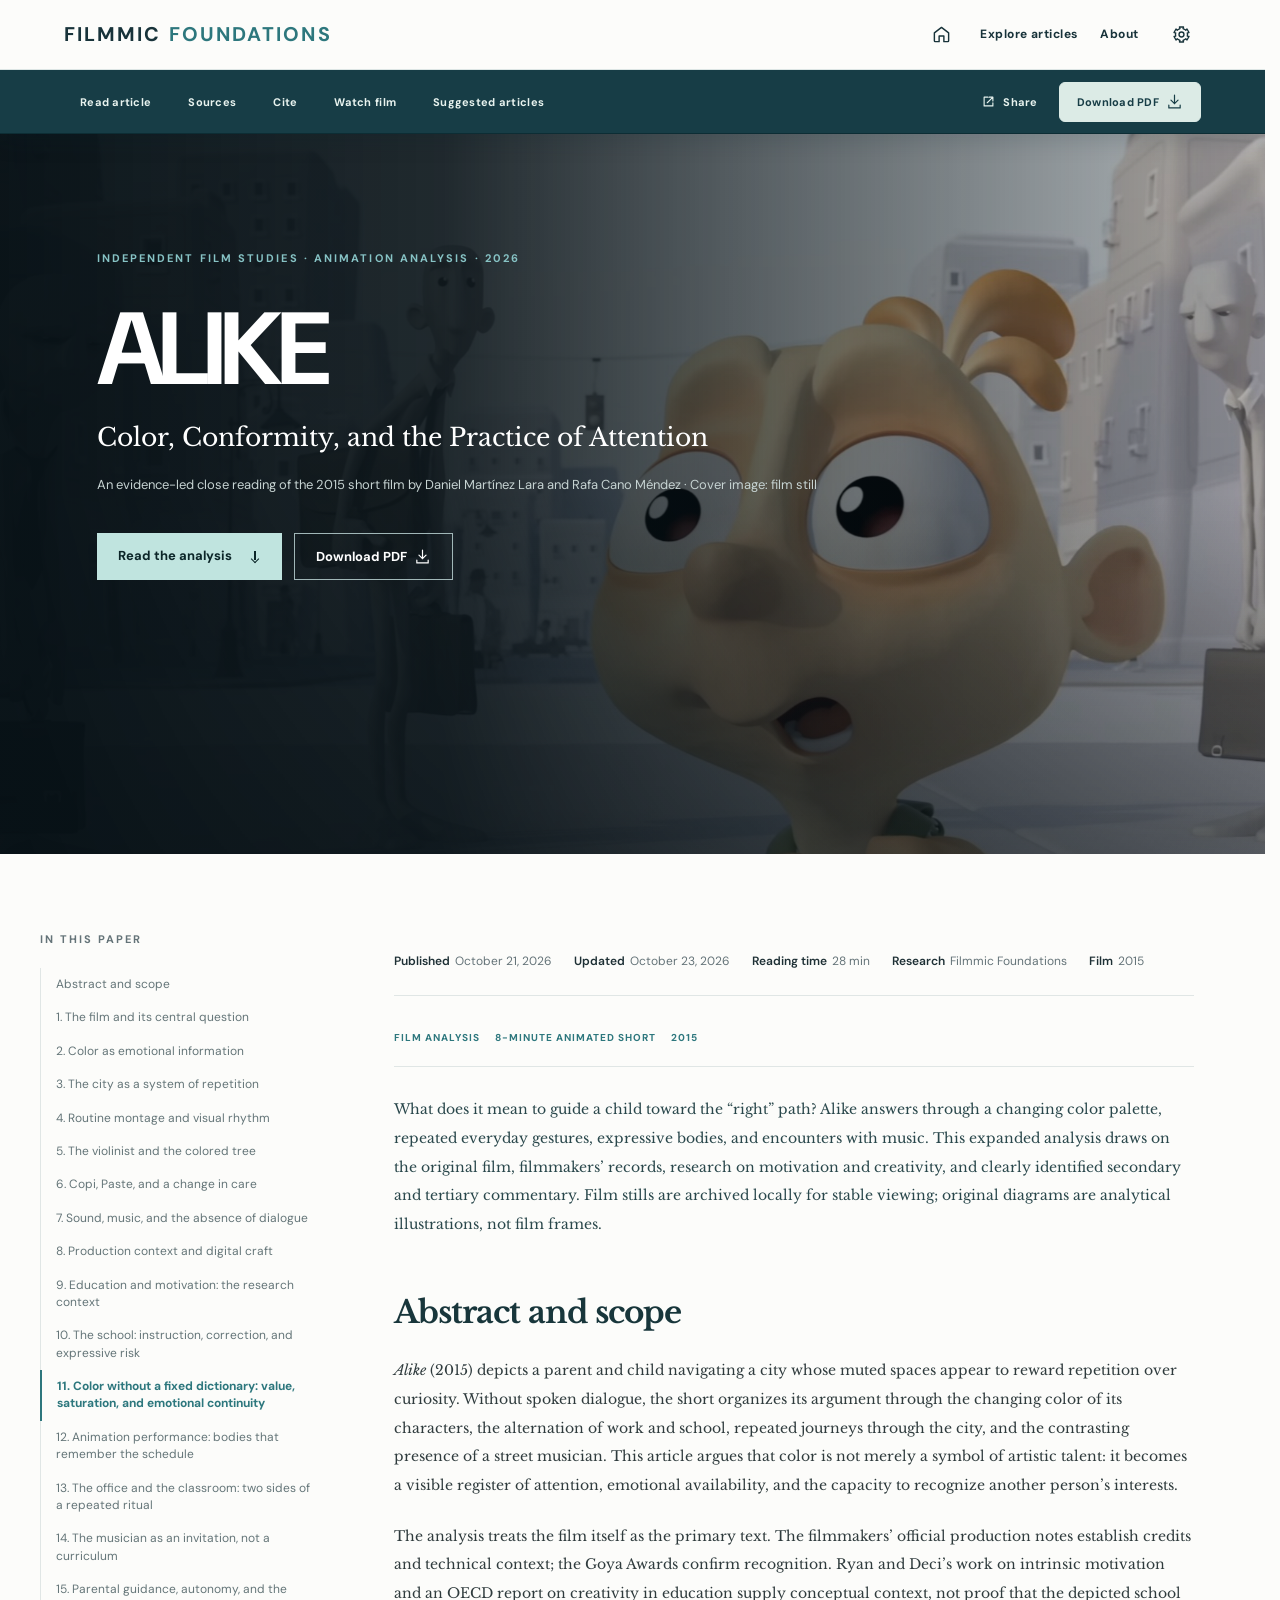
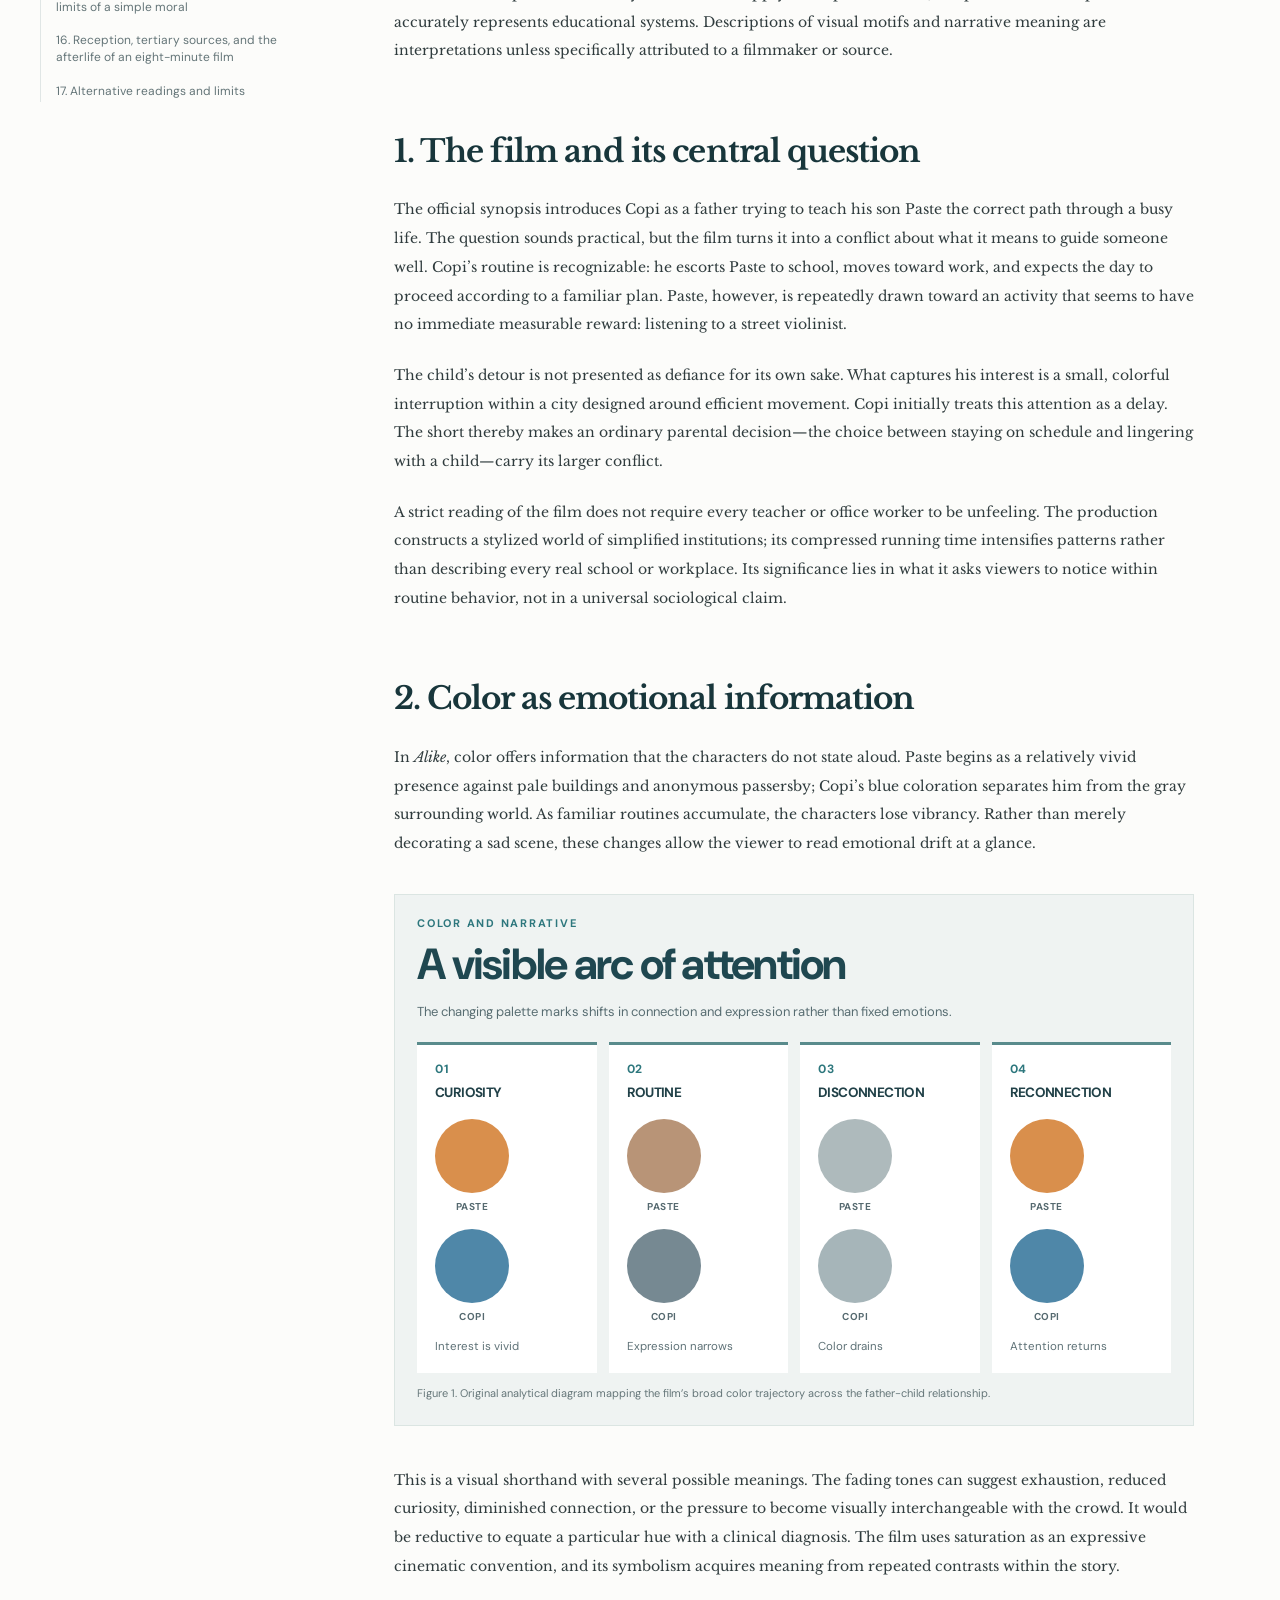
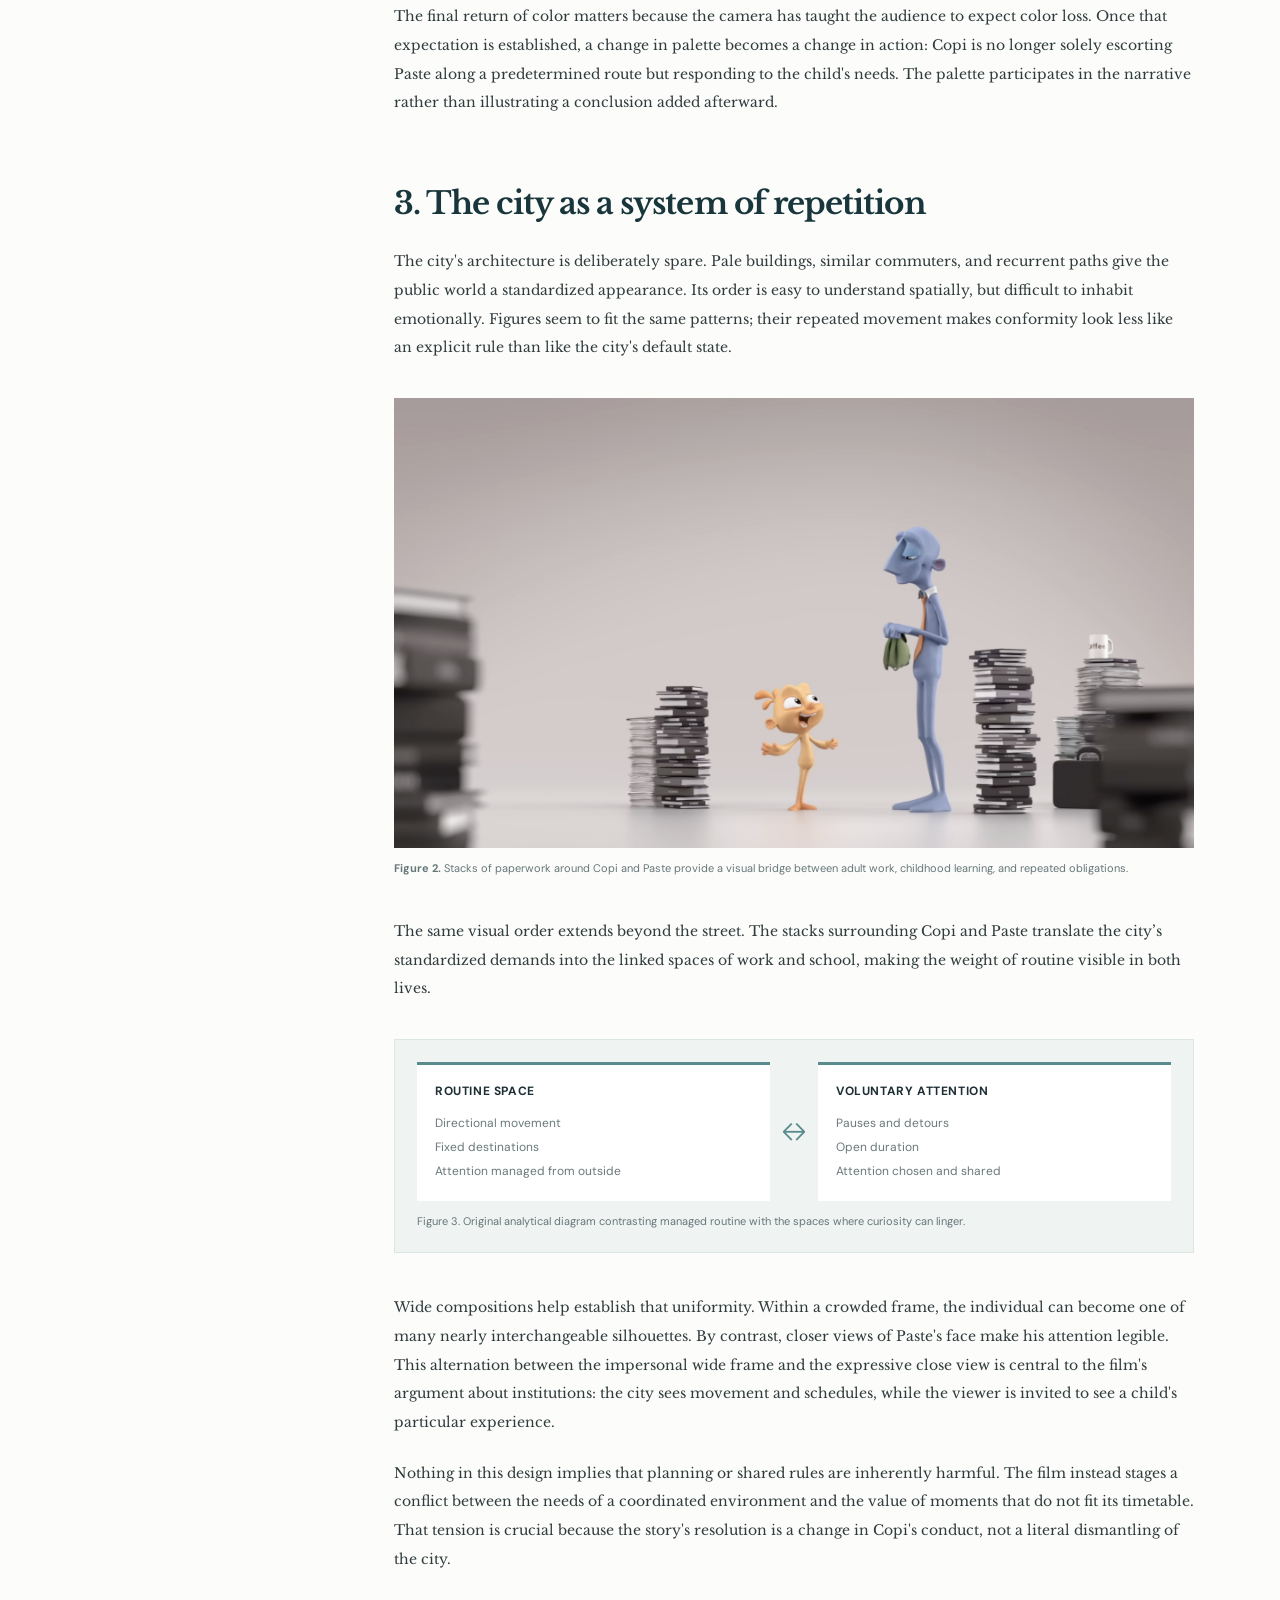
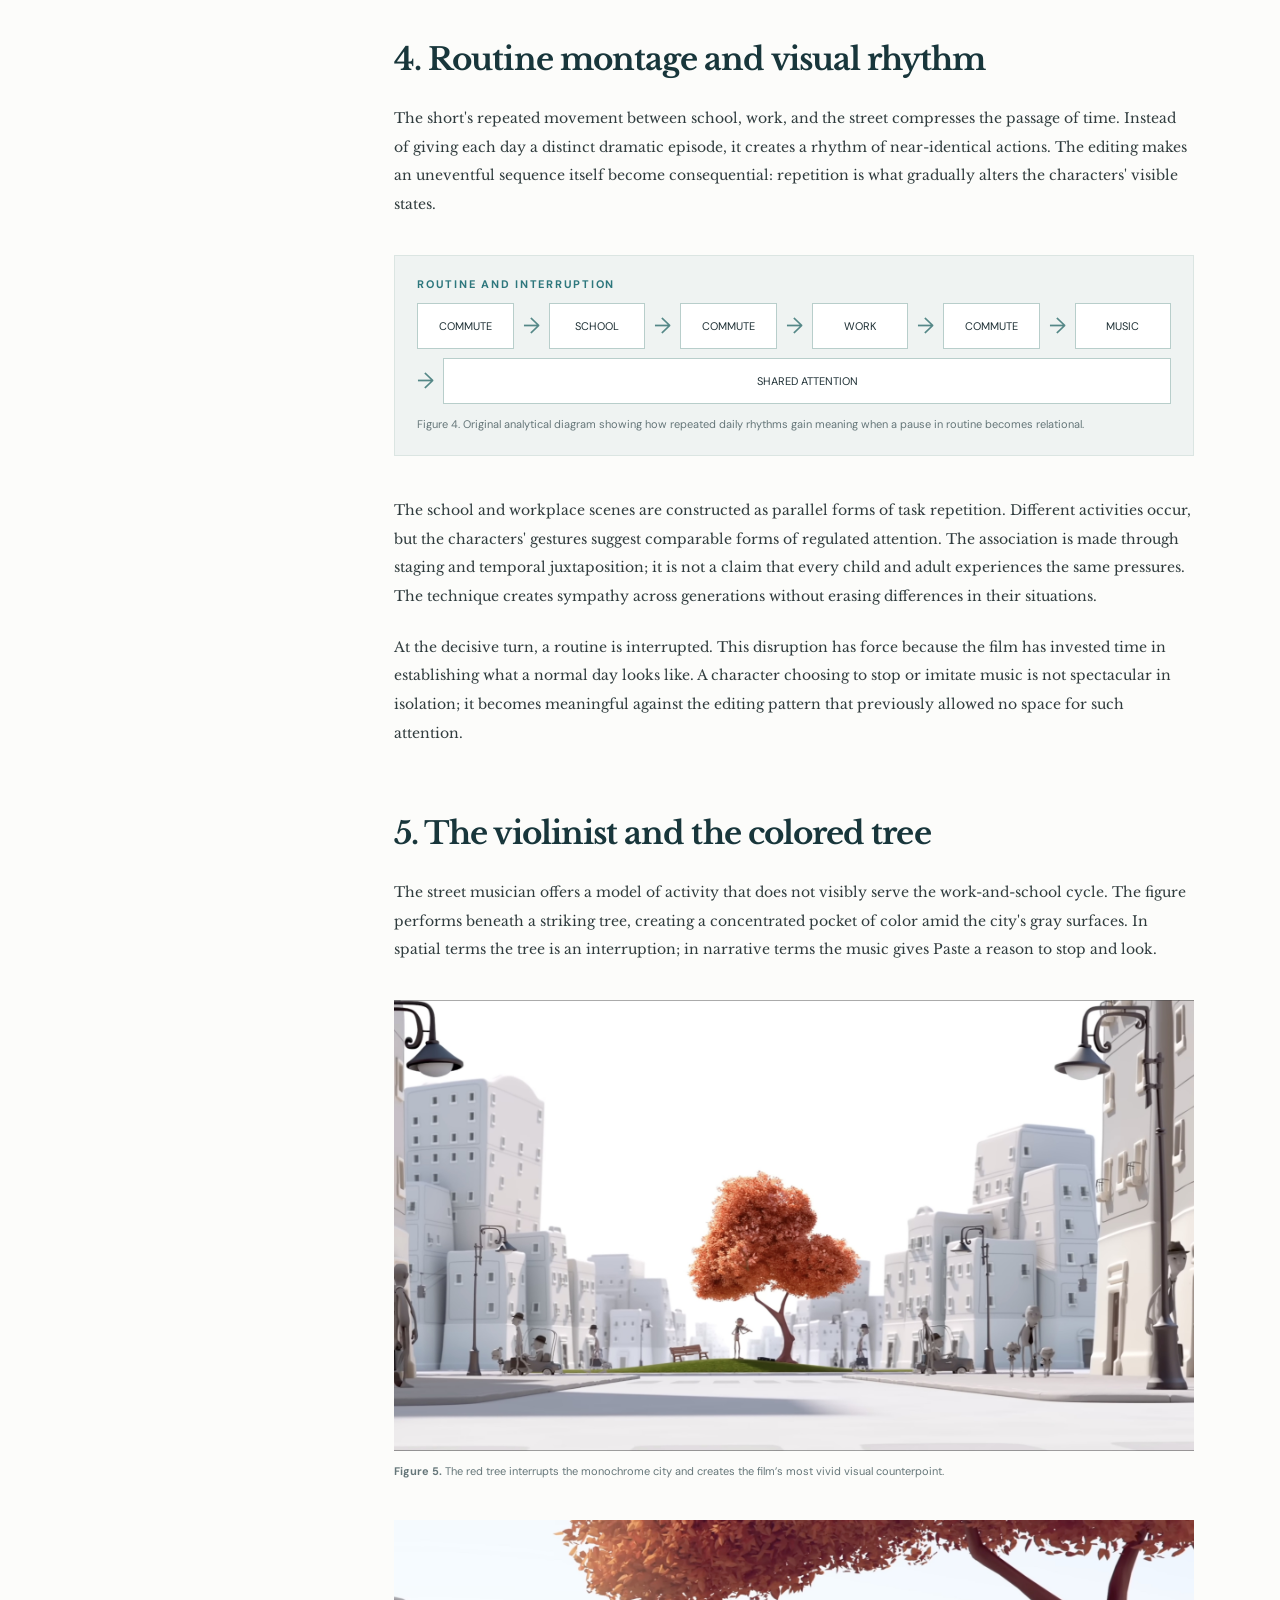
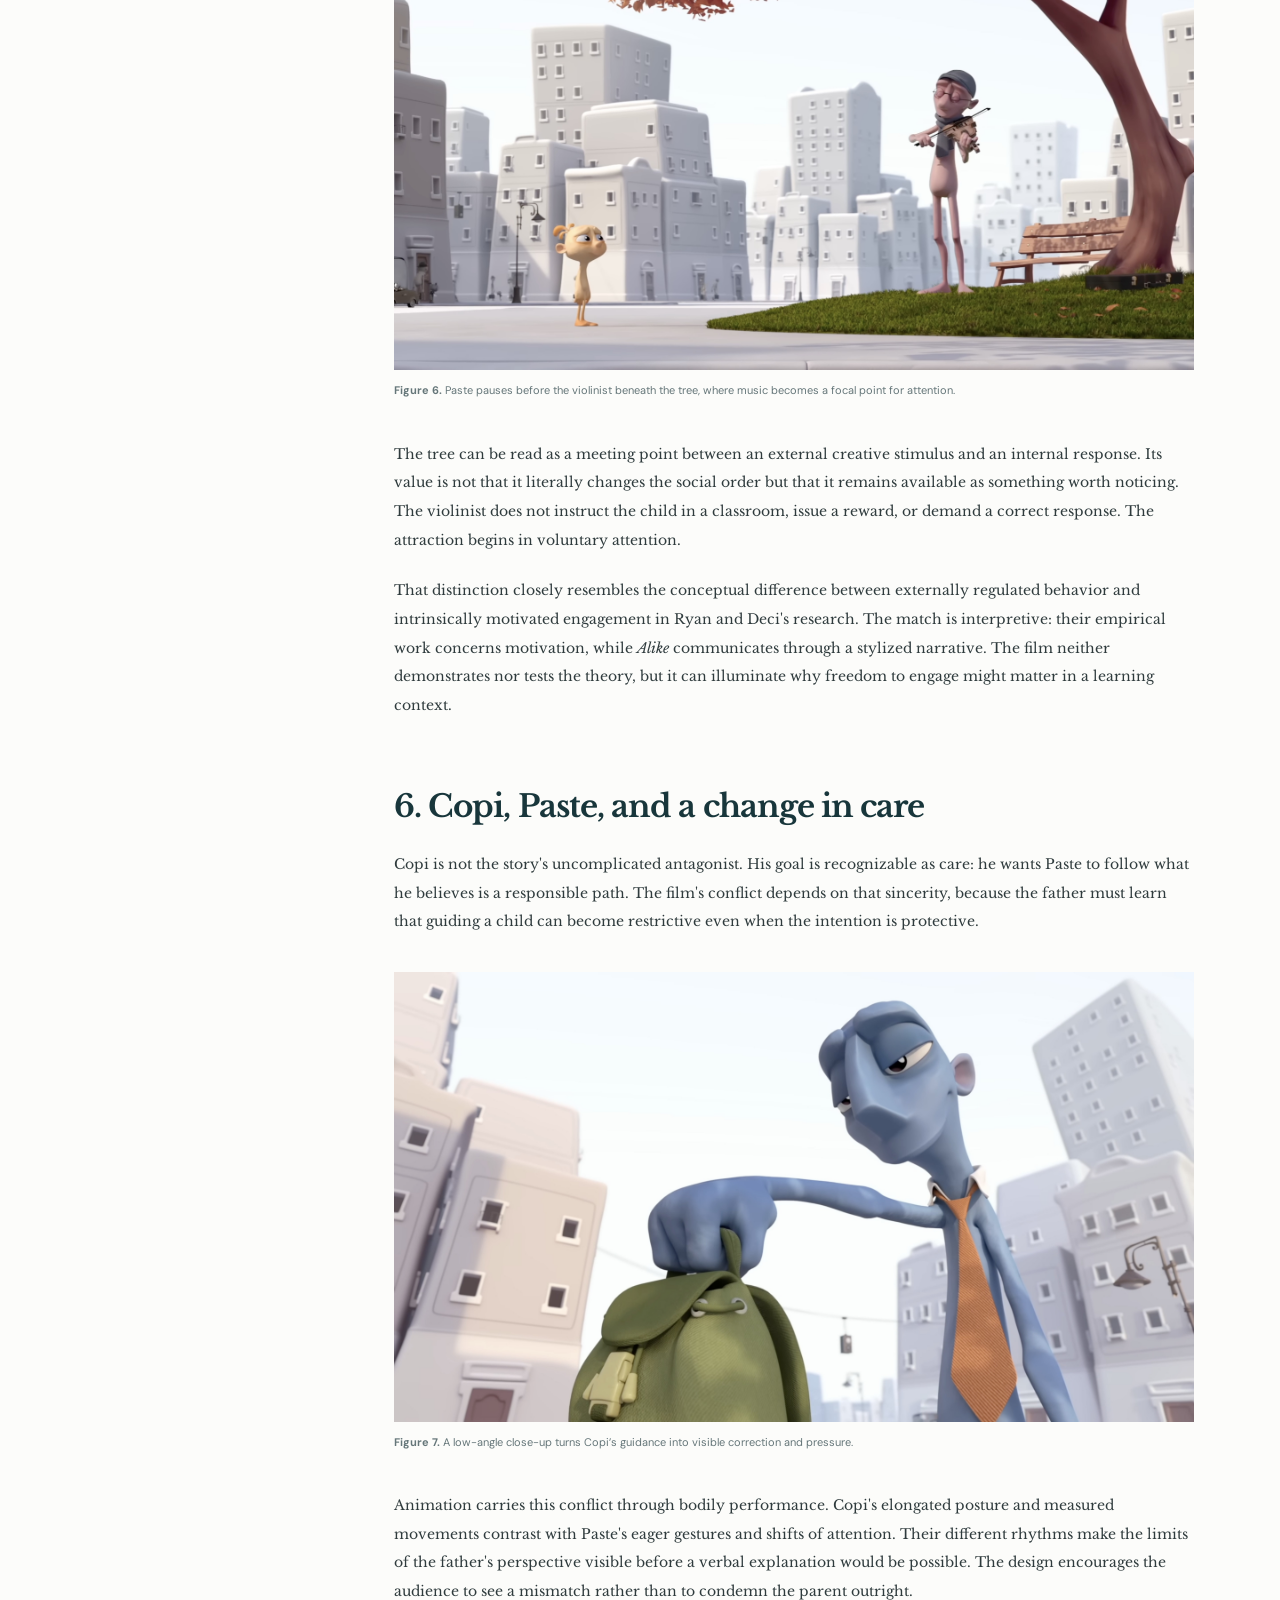
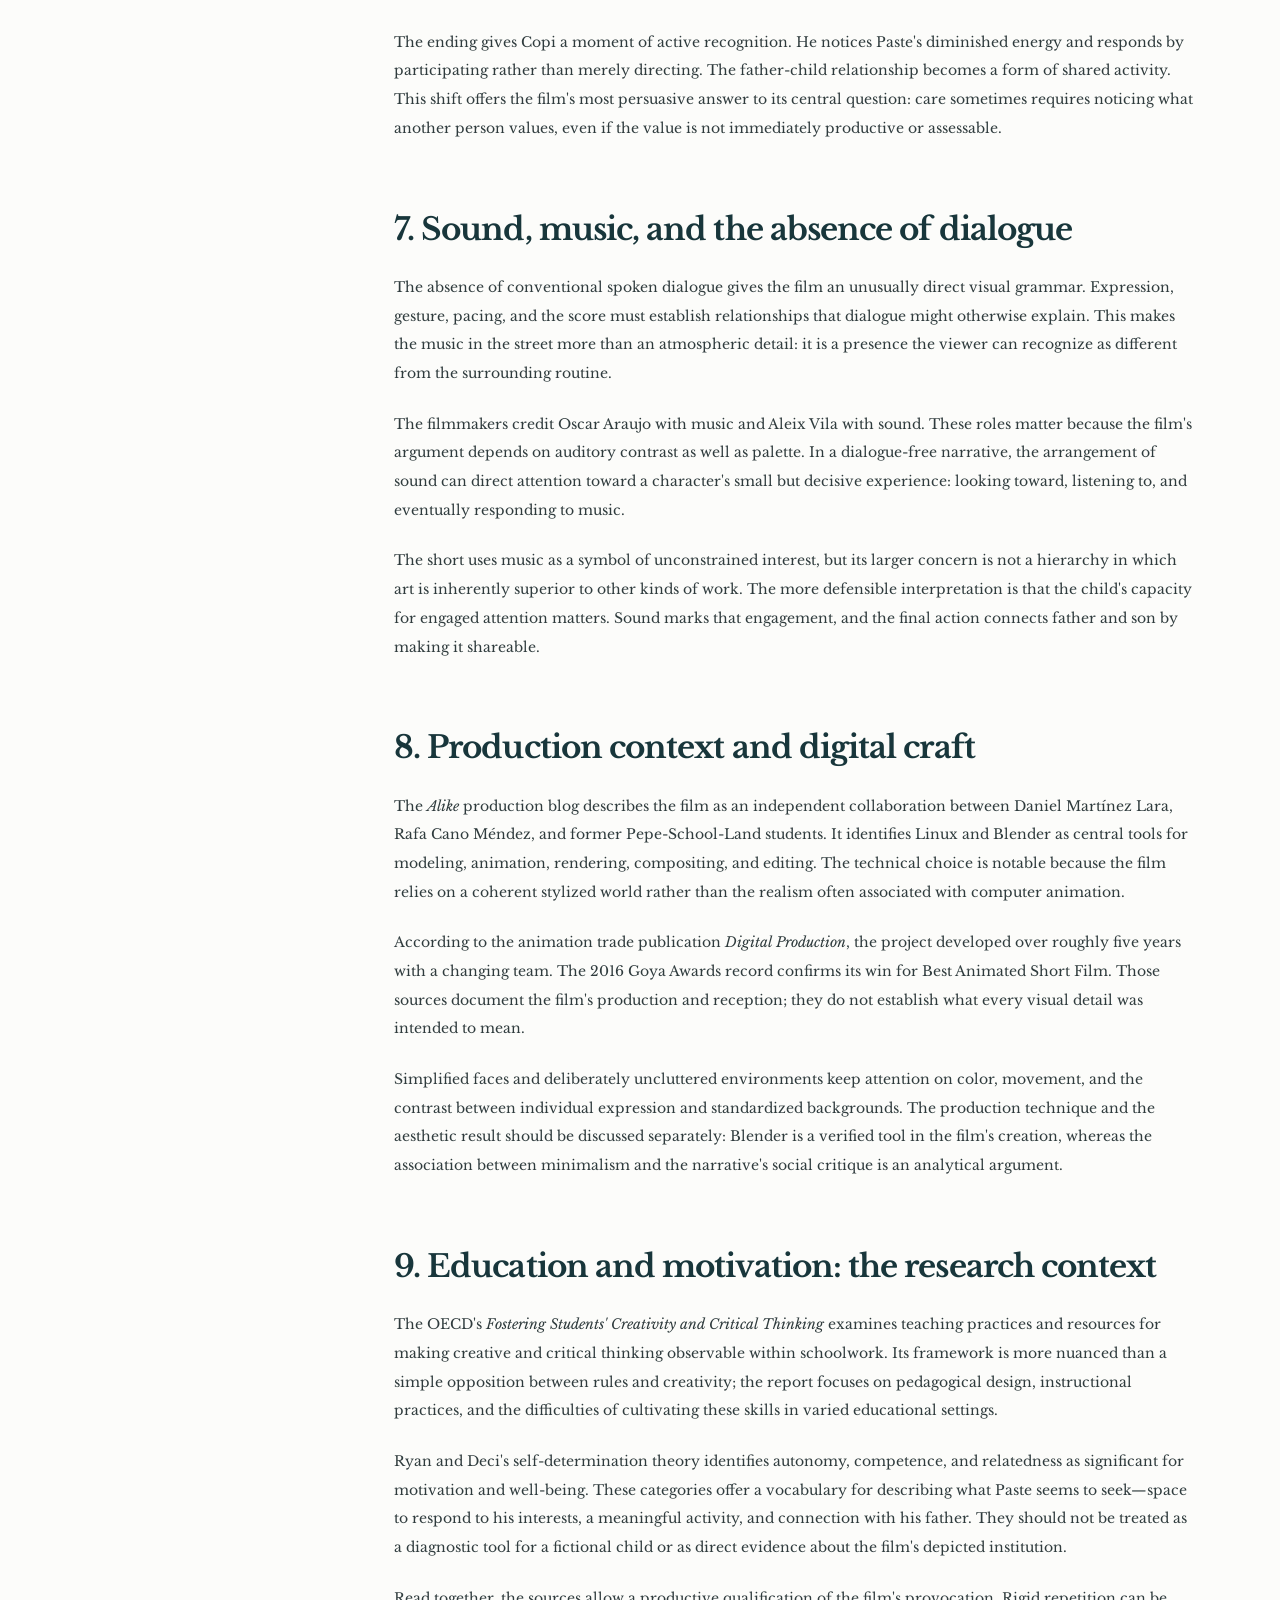
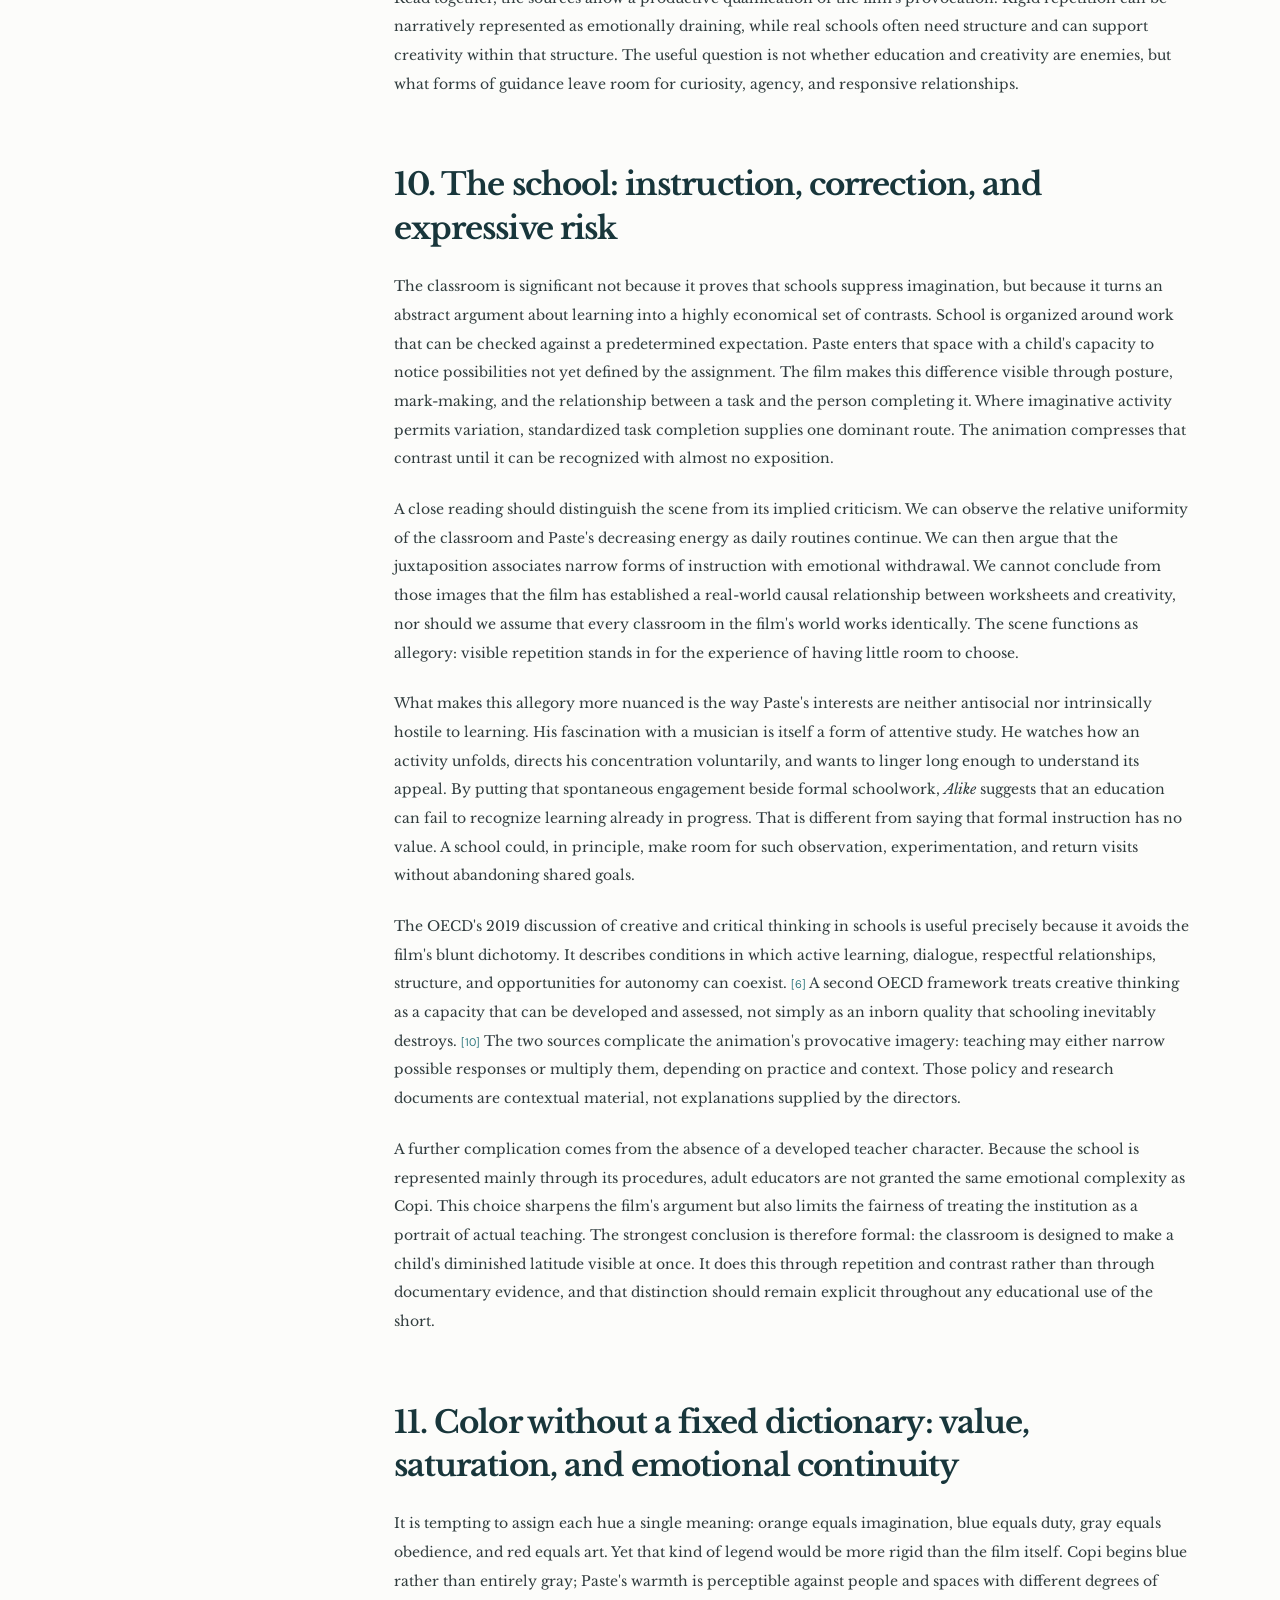
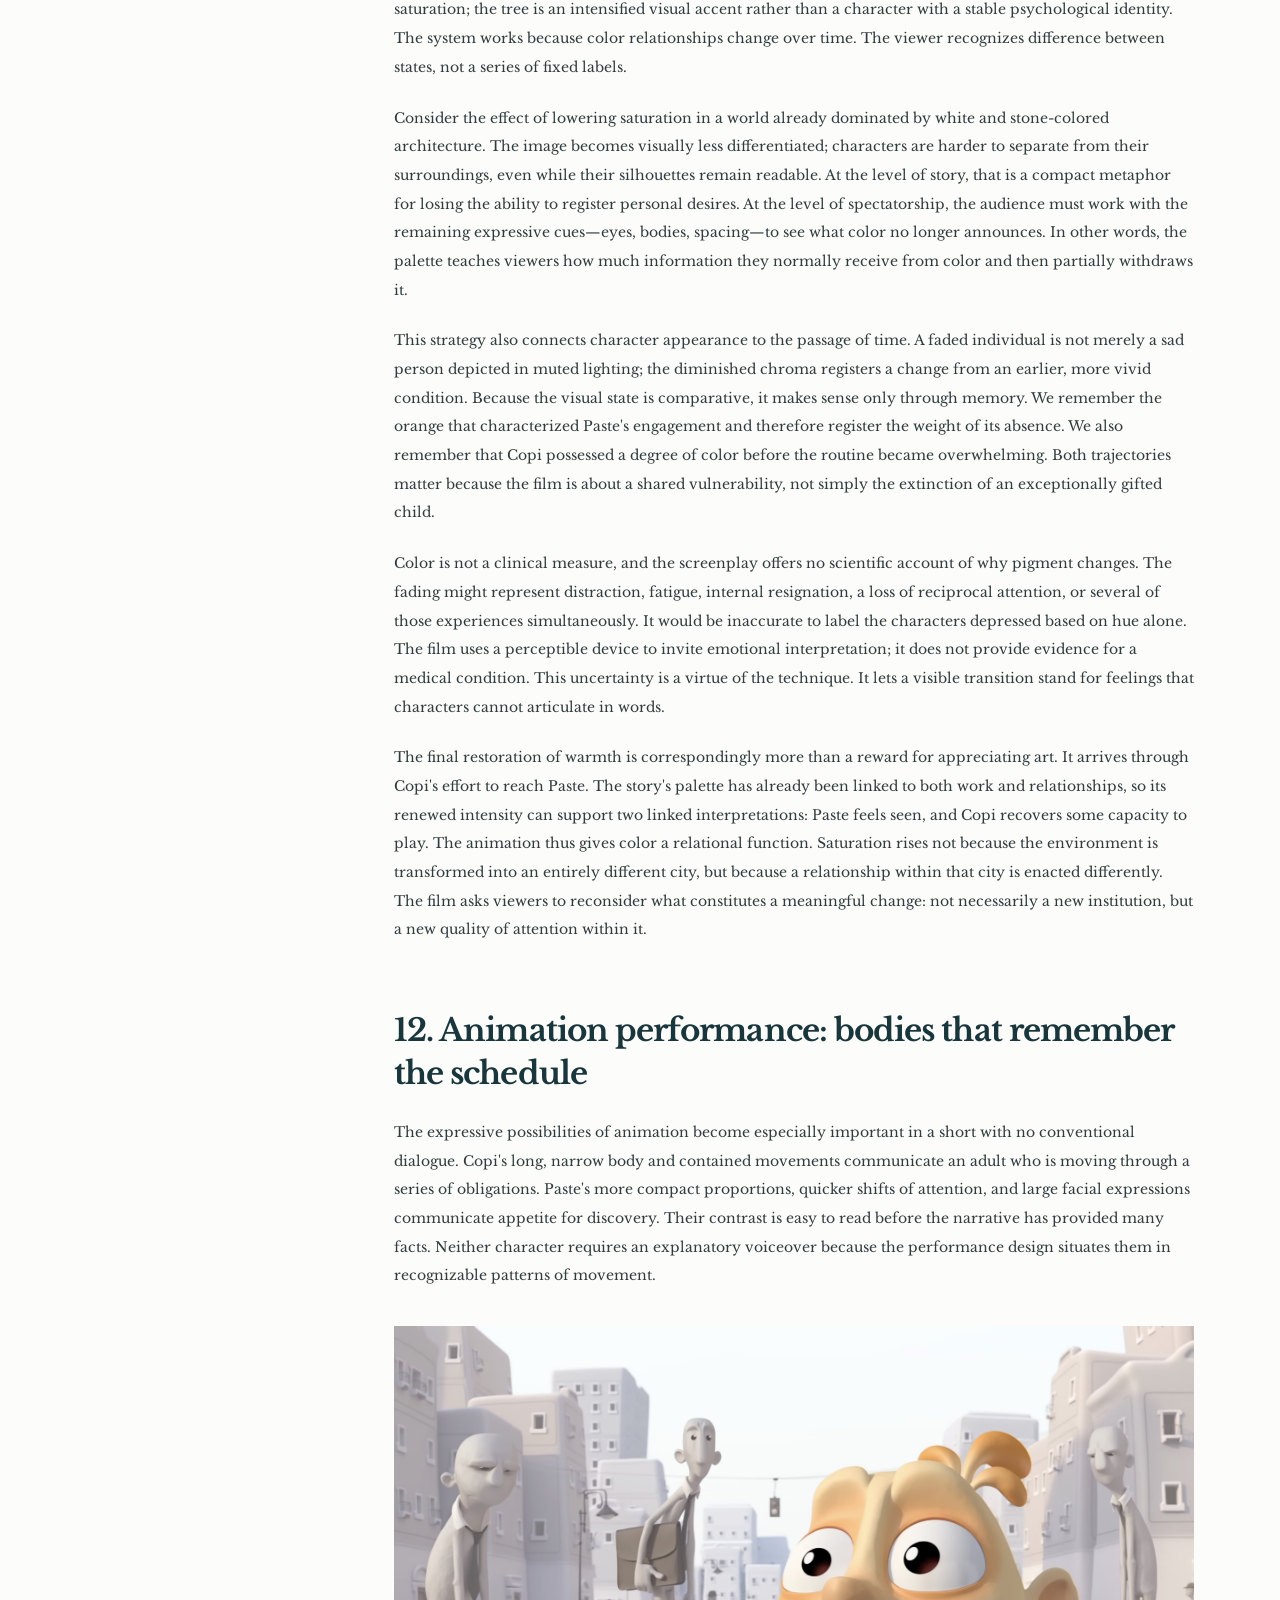
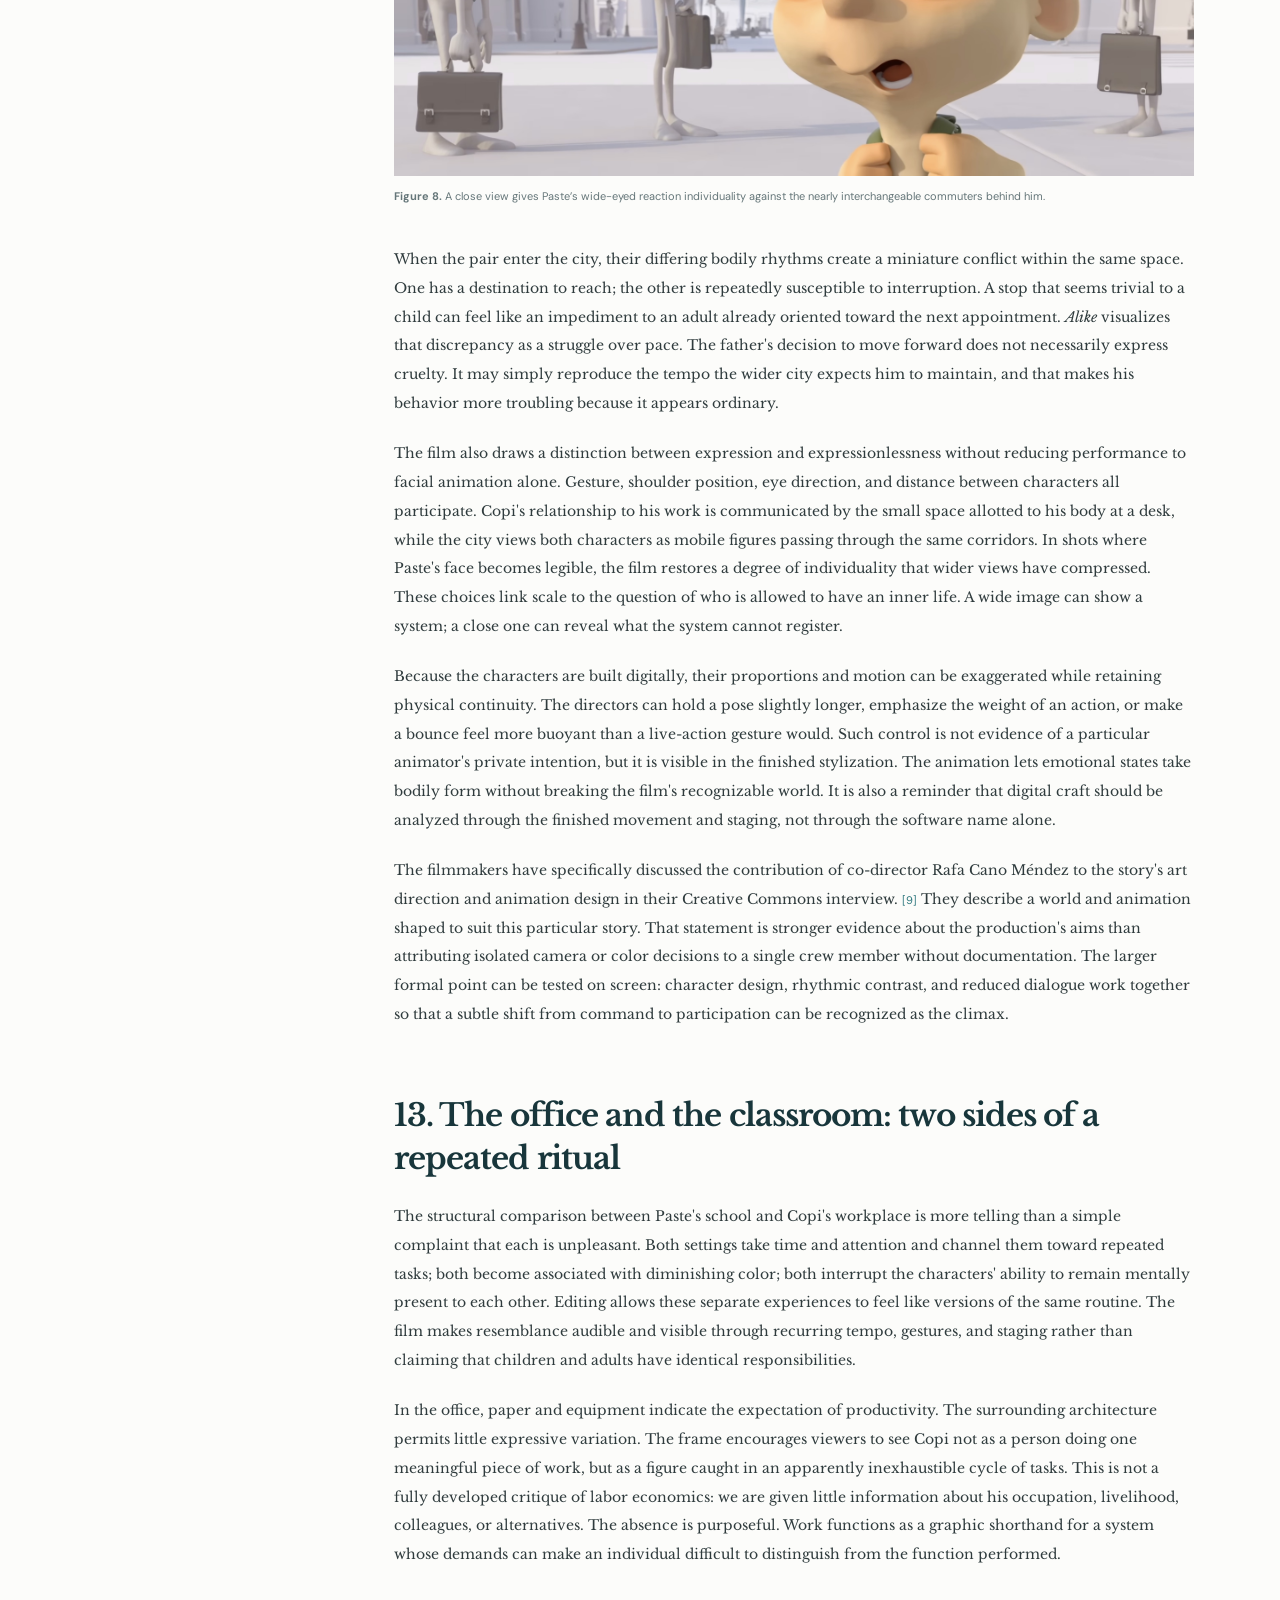
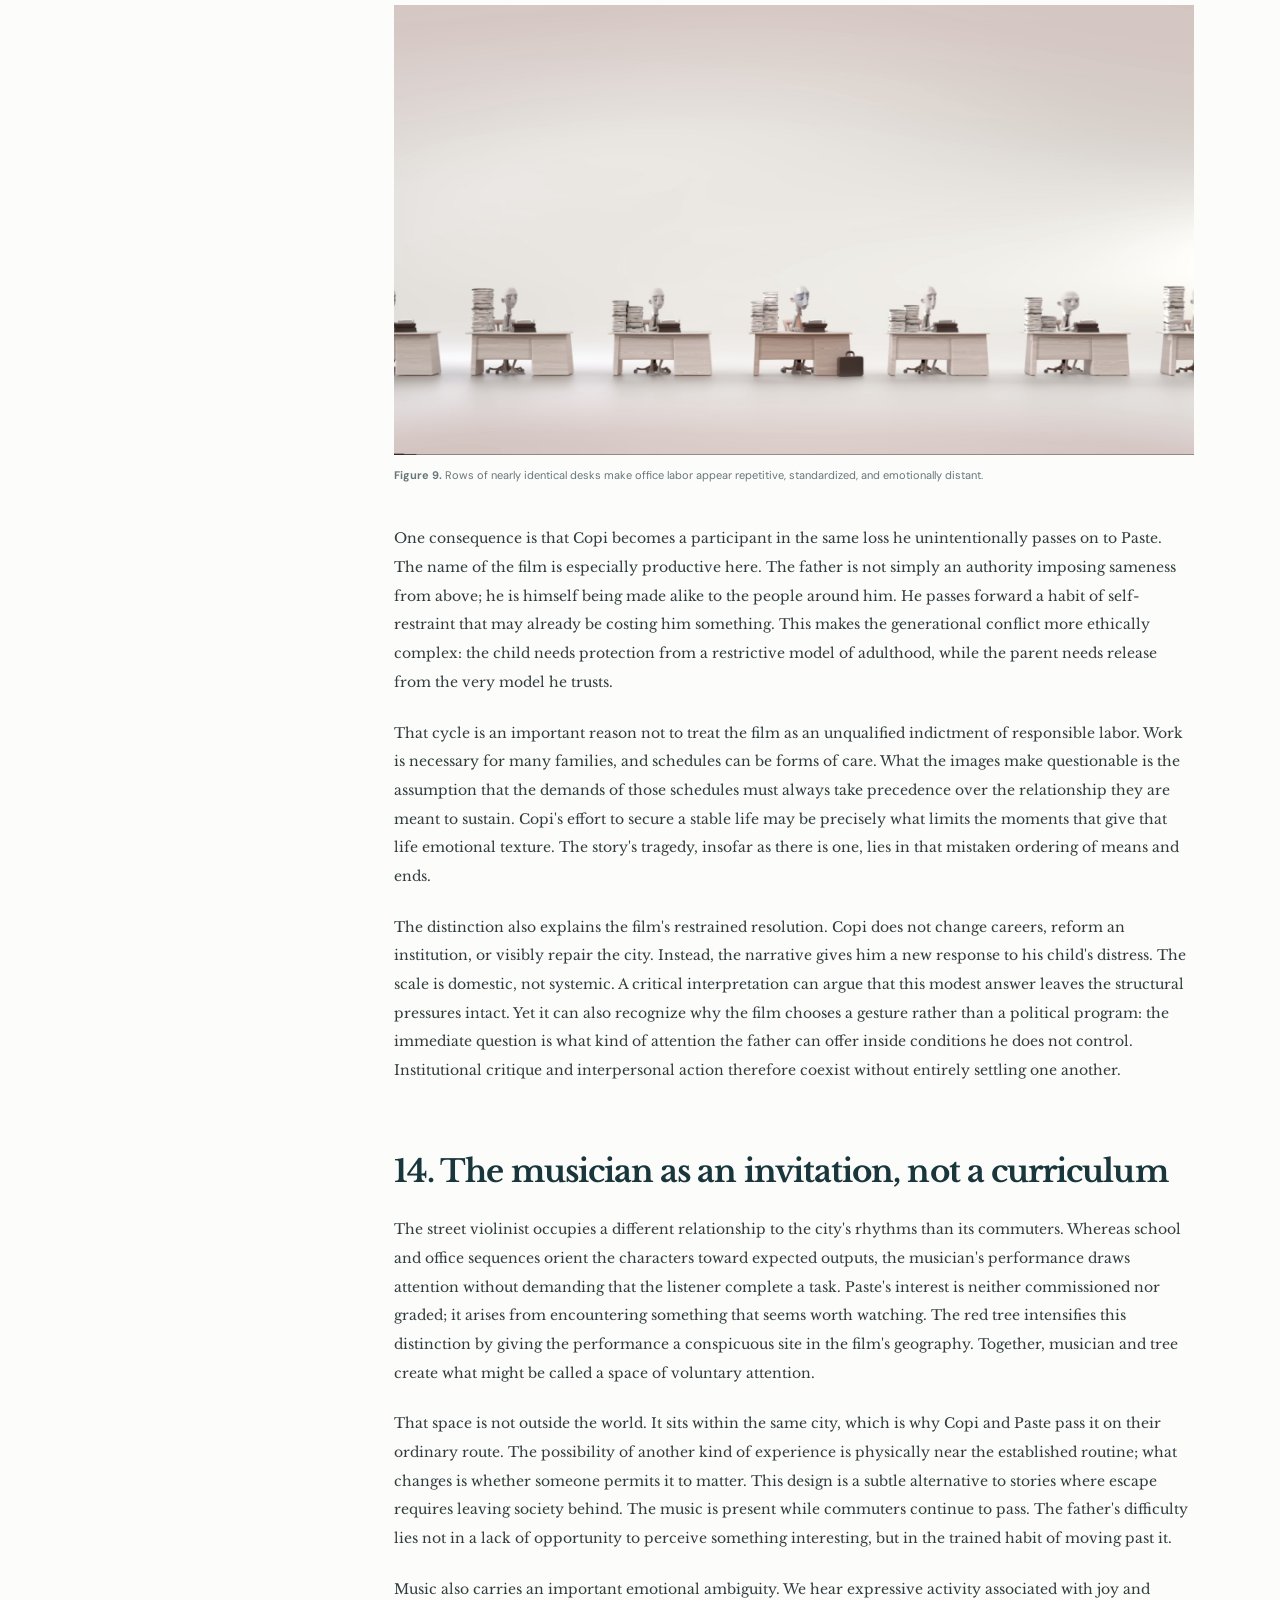
<file: alike/index.html>
<!DOCTYPE html>

<html lang="en"><head><meta charset="utf-8"/><meta content="width=device-width, initial-scale=1" name="viewport"/><meta content="In-depth film analysis of Alike (2015), examining visual storytelling, animated performance, school and work routines, music, parental guidance, and critical educational contexts." name="description"/><meta content="index,follow" name="robots"/><meta content="Alike: Color, Conformity, and the Practice of Attention" property="og:title"/><meta content="A critical reading of color, repetition, music, and parenting in the award-winning eight-minute animated short Alike (2015)." property="og:description"/><meta content="article" property="og:type"/><meta content="https://filmmicfoundations.github.io/alike/assets/alike-paste-reacts-to-monochrome-city-cover.jpg" property="og:image"/><link href="https://filmmicfoundations.github.io/alike/" rel="canonical"/><title>Alike: Color, Conformity, and the Practice of Attention | Filmmic Foundations</title><link href="style.css?fix=diagram-label-20261021" rel="stylesheet"/><link href="../feed.xml" rel="alternate" title="Filmmic Foundations research updates" type="application/rss+xml"/><meta content="summary_large_image" name="twitter:card"/>
<script>try{(()=>{let s={};try{s=JSON.parse(localStorage.getItem("filmmic-foundations-settings")||"{}")||{}}catch(_){ }const t=s.theme||localStorage.getItem("filmmic-foundations-theme")||"light";document.documentElement.dataset.theme=t==="system"?(matchMedia("(prefers-color-scheme: dark)").matches?"dark":"light"):t})()}catch(_){}</script><link href="../assets/css/article.css?v=alike-diagram-viewer-20261021&amp;fix=popup-safe-20261021" rel="stylesheet"/><link href="../assets/css/site-header.css" rel="stylesheet"/><link href="../assets/css/publication.css" rel="stylesheet"/><link href="../assets/css/section-toolbar.css" rel="stylesheet"/><link href="../assets/css/print.css" media="print" rel="stylesheet"/><link href="../assets/images/apple-touch-icon.png" rel="apple-touch-icon" sizes="180x180"/><link href="../assets/css/site-settings.css?v=teal-restored-20261024" rel="stylesheet"/><script defer="" src="../assets/js/site-settings.js?v=teal-restored-20261024"></script><link href="../assets/images/favicon-32.png" rel="icon" sizes="32x32" type="image/png"/><link href="../assets/images/favicon-192.png" rel="icon" sizes="192x192" type="image/png"/><link href="../favicon.ico" rel="icon" sizes="any" type="image/x-icon"/><link href="../favicon.svg" rel="icon" type="image/svg+xml"/><meta content="Filmmic Foundations" property="og:site_name"/><meta content="image/jpeg" property="og:image:type"/><meta content="https://filmmicfoundations.github.io/alike/assets/alike-paste-reacts-to-monochrome-city-cover.jpg" name="twitter:image"/><meta content="Alike: Color, Conformity, and the Practice of Attention" name="twitter:title"/><meta content="Research analysis of Alike: color, routine, attention, and education." name="twitter:description"/><link href="../assets/css/dropdowns.css" rel="stylesheet"/><link href="../assets/css/overlay-contract.css?v=20261021-audit" rel="stylesheet"/><script id="ff-citation-data" type="application/json">{"mla":"“Alike: Color, Conformity, and the Practice of Attention.” Filmmic Foundations, 21 Oct. 2026, https://filmmicfoundations.github.io/alike/","apa":"Filmmic Foundations. (2026, October 21). Alike: Color, conformity, and the practice of attention. https://filmmicfoundations.github.io/alike/","chicago":"Filmmic Foundations. “Alike: Color, Conformity, and the Practice of Attention.” October 21, 2026. https://filmmicfoundations.github.io/alike/","ieee":"Filmmic Foundations, “Alike: Color, Conformity, and the Practice of Attention,” Oct. 21, 2026. [Online]. Available: https://filmmicfoundations.github.io/alike/"}</script><script id="ff-citation-html" type="application/json">{"mla":"“Alike: Color, Conformity, and the Practice of Attention.” <em>Filmmic Foundations<\/em>, 21 Oct. 2026, https://filmmicfoundations.github.io/alike/","apa":"Filmmic Foundations. (2026, October 21). <em>Alike: Color, conformity, and the practice of attention<\/em>. https://filmmicfoundations.github.io/alike/","chicago":"Filmmic Foundations. “Alike: Color, Conformity, and the Practice of Attention.” October 21, 2026. https://filmmicfoundations.github.io/alike/","ieee":"Filmmic Foundations, “Alike: Color, Conformity, and the Practice of Attention,” Oct. 21, 2026. [Online]. Available: https://filmmicfoundations.github.io/alike/"}</script><script id="ff-article-schema" type="application/ld+json">{"@context":"https://schema.org","@type":"ScholarlyArticle","headline":"Alike — critical short-film analysis","name":"Alike","description":"An extended critical reading of Alike (2015): color and animation, urban routine, parenting, music, schooling, creative attention, and reception.","abstract":"Through a close reading of animated performance, color, repeated spaces, musical interruption, and parent-child attention, this expanded analysis interprets Alike (2015) in conversation with filmmakers’ accounts, education and motivation research, and clearly attributed tertiary commentary.","url":"https://filmmicfoundations.github.io/alike/","mainEntityOfPage":"https://filmmicfoundations.github.io/alike/","isAccessibleForFree":true,"inLanguage":"en","genre":"Film studies","author":{"@type":"Organization","name":"Filmmic Foundations","url":"https://filmmicfoundations.github.io/"},"publisher":{"@type":"Organization","name":"Filmmic Foundations","url":"https://filmmicfoundations.github.io/"},"keywords":["animation","attention","autonomy","color","color design","conformity","creativity","editing","education","identity","labor","music","parent-child relationship","parenting","production design","reception","sound design","visual symbolism"],"datePublished":"2026-10-21","dateModified":"2026-10-23","about":{"@type":"Movie","name":"Alike","datePublished":"2015"},"image":"https://filmmicfoundations.github.io/alike/assets/alike-paste-reacts-to-monochrome-city-cover.jpg"}</script><meta property="article:published_time" content="2026-10-21"><meta property="article:modified_time" content="2026-10-23"></head><body><a class="ff-skip-link" href="#abstract-and-scope">Skip to analysis</a>
<header class="topbar ff-site-header"><a class="brand ff-site-brand" href="../">FILMMIC <span>FOUNDATIONS</span></a><nav aria-label="Main navigation" class="site-nav site-nav-simple ff-site-nav"><a aria-label="Home" class="nav-link ff-home-link" href="../" title="Home"><svg aria-hidden="true" fill="none" stroke="currentColor" stroke-linecap="round" stroke-linejoin="round" stroke-width="1.8" viewbox="0 0 24 24"><path d="m3 10 9-7 9 7v10a1 1 0 0 1-1 1h-5v-7H9v7H4a1 1 0 0 1-1-1z"></path></svg></a><a class="nav-link" href="../#articles">Explore articles</a><a class="nav-link" href="../about/">About</a><button aria-controls="ff-settings-dialog" aria-haspopup="dialog" aria-label="Open settings" class="ff-settings-toggle" title="Reading preferences" type="button"><svg aria-hidden="true" fill="none" stroke="currentColor" stroke-linecap="round" stroke-linejoin="round" stroke-width="1.75" viewbox="0 0 24 24"><path d="M 8.2 5.42 L 10.03 4.66 L 9.46 2.53 L 14.54 2.53 L 13.97 4.66 L 15.8 5.42 L 17.37 6.63 L 18.93 5.07 L 21.47 9.46 L 19.34 10.03 L 19.6 12 L 19.34 13.97 L 21.47 14.54 L 18.93 18.93 L 17.37 17.37 L 15.8 18.58 L 13.97 19.34 L 14.54 21.47 L 9.46 21.47 L 10.03 19.34 L 8.2 18.58 L 6.63 17.37 L 5.07 18.93 L 2.53 14.54 L 4.66 13.97 L 4.4 12 L 4.66 10.03 L 2.53 9.46 L 5.07 5.07 L 6.63 6.63 Z"></path><circle cx="12" cy="12" r="3.1"></circle></svg></button></nav></header>
<nav aria-label="Article actions" class="article-toolbar ff-section-toolbar" id="article-toolbar"><div class="reading-tools"><a class="reading-tool" href="#abstract-and-scope">Read article</a><a class="reading-tool" href="#references-and-further-viewing">Sources</a><a class="reading-tool" href="#cite-this-article">Cite</a><a class="reading-tool" href="#watch">Watch film</a><a class="reading-tool" href="#suggested-articles">Suggested articles</a></div><div class="reading-tools-right"><button aria-label="Share this article" class="reading-tool ff-article-share" id="ff-share-article" type="button"><svg aria-hidden="true" viewbox="0 0 24 24"><path d="M13 5h6v6M19 5l-9 9M19 14v5H5V5h6"></path></svg><span>Share</span></button><details class="mobile-contents"><summary>In this paper</summary><div class="mobile-contents-list"><a href="#abstract-and-scope">Abstract and scope</a><a href="#1-the-film-and-its-central-question">1. The film and its central question</a><a href="#2-color-as-emotional-information">2. Color as emotional information</a><a href="#3-the-city-as-a-system">3. The city as a system of repetition</a><a href="#4-routine-montage-and-visual-rhythm">4. Routine montage and visual rhythm</a><a href="#5-the-violinist-and-the-red-tree">5. The violinist and the colored tree</a><a href="#6-the-parent-child-relationship">6. Copi, Paste, and a change in care</a><a href="#7-sound-and-the-absence-of-dialogue">7. Sound, music, and the absence of dialogue</a><a href="#8-production-context-and-form">8. Production context and digital craft</a><a href="#9-education-and-motivation-in-context">9. Education and motivation: the research context</a><a href="#10-the-school-as-an-image-of-instruction">10. The school: instruction, correction, and expressive risk</a><a href="#11-color-without-a-fixed-dictionary">11. Color without a fixed dictionary: value, saturation, and emotional continuity</a><a href="#12-the-body-as-a-reading-surface">12. Animation performance: bodies that remember the schedule</a><a href="#13-labor-and-learning-as-parallel-rituals">13. The office and the classroom: two sides of a repeated ritual</a><a href="#14-music-and-shared-attention">14. The musician as an invitation, not a curriculum</a><a href="#15-parental-guidance-and-motivation">15. Parental guidance, autonomy, and the limits of a simple moral</a><a href="#16-circulation-and-interpretive-afterlife">16. Reception, tertiary sources, and the afterlife of an eight-minute film</a><a href="#17-alternative-readings-and-limits">17. Alternative readings and limits</a><a href="#conclusion">Conclusion: learning to notice</a><a href="#suggested-articles">Suggested articles</a></div></details><a class="reading-pdf" href="Alike_Color_Conformity_and_Attention_Film_Analysis.pdf" rel="noopener noreferrer" target="_blank">Download PDF <svg aria-hidden="true" class="ff-download-icon" viewbox="0 0 24 24"><path d="M12 3v12m-5-5 5 5 5-5M4 17v4h16v-4"></path></svg></a></div><span aria-hidden="true" class="ff-reading-progress"></span></nav>
<main id="top"><section class="hero"><div aria-label="Film still from Alike: Paste looks around the uniform city with surprise" class="hero-image" role="img"></div><div class="hero-shade"></div><div class="hero-inner"><div class="eyebrow">INDEPENDENT FILM STUDIES · ANIMATION ANALYSIS · 2026</div><h1>ALIKE</h1><p class="dek">Color, Conformity, and the Practice of Attention</p><p class="hero-caption">An evidence-led close reading of the 2015 short film by Daniel Martínez Lara and Rafa Cano Méndez · Cover image: film still</p><div class="hero-actions"><a class="primary" href="#abstract-and-scope">Read the analysis <span aria-hidden="true" class="css-arrow css-arrow-down"></span></a><a class="secondary ff-pdf-button" href="Alike_Color_Conformity_and_Attention_Film_Analysis.pdf" rel="noopener noreferrer" target="_blank">Download PDF <svg aria-hidden="true" class="ff-download-icon" viewbox="0 0 24 24"><path d="M12 3v12m-5-5 5 5 5-5M4 17v4h16v-4"></path></svg></a></div></div></section>
<div class="paper-layout"><aside class="sidebar"><div class="sidebar-sticky"><div class="sidebar-label">IN THIS PAPER</div><div class="toc"><a href="#abstract-and-scope">Abstract and scope</a><a href="#1-the-film-and-its-central-question">1. The film and its central question</a><a href="#2-color-as-emotional-information">2. Color as emotional information</a><a href="#3-the-city-as-a-system">3. The city as a system of repetition</a><a href="#4-routine-montage-and-visual-rhythm">4. Routine montage and visual rhythm</a><a href="#5-the-violinist-and-the-red-tree">5. The violinist and the colored tree</a><a href="#6-the-parent-child-relationship">6. Copi, Paste, and a change in care</a><a href="#7-sound-and-the-absence-of-dialogue">7. Sound, music, and the absence of dialogue</a><a href="#8-production-context-and-form">8. Production context and digital craft</a><a href="#9-education-and-motivation-in-context">9. Education and motivation: the research context</a><a href="#10-the-school-as-an-image-of-instruction">10. The school: instruction, correction, and expressive risk</a><a href="#11-color-without-a-fixed-dictionary">11. Color without a fixed dictionary: value, saturation, and emotional continuity</a><a href="#12-the-body-as-a-reading-surface">12. Animation performance: bodies that remember the schedule</a><a href="#13-labor-and-learning-as-parallel-rituals">13. The office and the classroom: two sides of a repeated ritual</a><a href="#14-music-and-shared-attention">14. The musician as an invitation, not a curriculum</a><a href="#15-parental-guidance-and-motivation">15. Parental guidance, autonomy, and the limits of a simple moral</a><a href="#16-circulation-and-interpretive-afterlife">16. Reception, tertiary sources, and the afterlife of an eight-minute film</a><a href="#17-alternative-readings-and-limits">17. Alternative readings and limits</a><a href="#conclusion">Conclusion: learning to notice</a><a href="#suggested-articles">Suggested articles</a></div><div class="sidebar-note">An independent close reading of an animated short film. Film stills are stored locally for reliable viewing; original diagrams are excluded from the viewer.</div></div></aside><article class="article"><!-- ARTICLE META START -->
<div class="ff-publication-meta" aria-label="Publication information"><span><strong>Published</strong> <time datetime="2026-10-21">October 21, 2026</time></span><span><strong>Updated</strong> <time datetime="2026-10-23">October 23, 2026</time></span><span><strong>Reading time</strong> 28 min</span><span><strong>Research</strong> Filmmic Foundations</span><span><strong>Film</strong> 2015</span></div>
<!-- ARTICLE META END --><div class="article-meta"><span>FILM ANALYSIS</span><span>8-MINUTE ANIMATED SHORT</span><span>2015</span></div><div class="article-intro"><p>What does it mean to guide a child toward the “right” path? Alike answers through a changing color palette, repeated everyday gestures, expressive bodies, and encounters with music. This expanded analysis draws on the original film, filmmakers’ records, research on motivation and creativity, and clearly identified secondary and tertiary commentary. Film stills are archived locally for stable viewing; original diagrams are analytical illustrations, not film frames.</p></div><h2 id="abstract-and-scope">Abstract and scope</h2><p><em>Alike</em> (2015) depicts a parent and child navigating a city whose muted spaces appear to reward repetition over curiosity. Without spoken dialogue, the short organizes its argument through the changing color of its characters, the alternation of work and school, repeated journeys through the city, and the contrasting presence of a street musician. This article argues that color is not merely a symbol of artistic talent: it becomes a visible register of attention, emotional availability, and the capacity to recognize another person’s interests.</p><p>The analysis treats the film itself as the primary text. The filmmakers’ official production notes establish credits and technical context; the Goya Awards confirm recognition. Ryan and Deci’s work on intrinsic motivation and an OECD report on creativity in education supply conceptual context, not proof that the depicted school accurately represents educational systems. Descriptions of visual motifs and narrative meaning are interpretations unless specifically attributed to a filmmaker or source.</p><h2 id="1-the-film-and-its-central-question">1. The film and its central question</h2><p>The official synopsis introduces Copi as a father trying to teach his son Paste the correct path through a busy life. The question sounds practical, but the film turns it into a conflict about what it means to guide someone well. Copi’s routine is recognizable: he escorts Paste to school, moves toward work, and expects the day to proceed according to a familiar plan. Paste, however, is repeatedly drawn toward an activity that seems to have no immediate measurable reward: listening to a street violinist.</p><p>The child’s detour is not presented as defiance for its own sake. What captures his interest is a small, colorful interruption within a city designed around efficient movement. Copi initially treats this attention as a delay. The short thereby makes an ordinary parental decision—the choice between staying on schedule and lingering with a child—carry its larger conflict.</p><p>A strict reading of the film does not require every teacher or office worker to be unfeeling. The production constructs a stylized world of simplified institutions; its compressed running time intensifies patterns rather than describing every real school or workplace. Its significance lies in what it asks viewers to notice within routine behavior, not in a universal sociological claim.</p><h2 id="2-color-as-emotional-information">2. Color as emotional information</h2><p>In <em>Alike</em>, color offers information that the characters do not state aloud. Paste begins as a relatively vivid presence against pale buildings and anonymous passersby; Copi’s blue coloration separates him from the gray surrounding world. As familiar routines accumulate, the characters lose vibrancy. Rather than merely decorating a sad scene, these changes allow the viewer to read emotional drift at a glance.</p><figure class="diagram"><div class="alike-color-arc"><div class="alike-diagram-kicker">COLOR AND NARRATIVE</div><div class="alike-diagram-title">A visible arc of attention</div><p class="alike-diagram-subtitle">The changing palette marks shifts in connection and expression rather than fixed emotions.</p><div class="alike-color-stages"><div class="alike-stage"><div class="alike-stage-num">01</div><div class="alike-stage-label">CURIOSITY</div><div class="alike-stage-dots"><div class="alike-dot-pair"><span class="alike-dot" style="background:#d98f4c"></span><small>Paste</small></div><div class="alike-dot-pair"><span class="alike-dot" style="background:#4f87a8"></span><small>Copi</small></div></div><p class="alike-stage-note">Interest is vivid</p></div><div class="alike-stage"><div class="alike-stage-num">02</div><div class="alike-stage-label">ROUTINE</div><div class="alike-stage-dots"><div class="alike-dot-pair"><span class="alike-dot" style="background:#b89477"></span><small>Paste</small></div><div class="alike-dot-pair"><span class="alike-dot" style="background:#768992"></span><small>Copi</small></div></div><p class="alike-stage-note">Expression narrows</p></div><div class="alike-stage"><div class="alike-stage-num">03</div><div class="alike-stage-label">DISCONNECTION</div><div class="alike-stage-dots"><div class="alike-dot-pair"><span class="alike-dot" style="background:#aebabc"></span><small>Paste</small></div><div class="alike-dot-pair"><span class="alike-dot" style="background:#a6b5b9"></span><small>Copi</small></div></div><p class="alike-stage-note">Color drains</p></div><div class="alike-stage"><div class="alike-stage-num">04</div><div class="alike-stage-label">RECONNECTION</div><div class="alike-stage-dots"><div class="alike-dot-pair"><span class="alike-dot" style="background:#d98f4c"></span><small>Paste</small></div><div class="alike-dot-pair"><span class="alike-dot" style="background:#4f87a8"></span><small>Copi</small></div></div><p class="alike-stage-note">Attention returns</p></div></div></div><figcaption>Figure 1. Original analytical diagram mapping the film’s broad color trajectory across the father-child relationship.</figcaption></figure><p>This is a visual shorthand with several possible meanings. The fading tones can suggest exhaustion, reduced curiosity, diminished connection, or the pressure to become visually interchangeable with the crowd. It would be reductive to equate a particular hue with a clinical diagnosis. The film uses saturation as an expressive cinematic convention, and its symbolism acquires meaning from repeated contrasts within the story.</p><p>The final return of color matters because the camera has taught the audience to expect color loss. Once that expectation is established, a change in palette becomes a change in action: Copi is no longer solely escorting Paste along a predetermined route but responding to the child's needs. The palette participates in the narrative rather than illustrating a conclusion added afterward.</p><h2 id="3-the-city-as-a-system">3. The city as a system of repetition</h2><p>The city's architecture is deliberately spare. Pale buildings, similar commuters, and recurrent paths give the public world a standardized appearance. Its order is easy to understand spatially, but difficult to inhabit emotionally. Figures seem to fit the same patterns; their repeated movement makes conformity look less like an explicit rule than like the city's default state.</p><figure class="film-still-local"><button aria-label="Enlarge image: Film still from Alike, Paste and Copi between stacks of school and work materials" class="article-image-open" type="button"><img alt="Film still from Alike, Paste and Copi between stacks of school and work materials" decoding="async" height="2024" loading="lazy" sizes="(max-width: 700px) 100vw, 850px" src="assets/alike-paste-and-copi-between-stacks.jpg" srcset="assets/alike-paste-and-copi-between-stacks-640.jpg 640w, assets/alike-paste-and-copi-between-stacks.jpg 1000w" width="3600"/><span aria-hidden="true" class="image-zoom-hint">Enlarge</span></button><figcaption><strong>Figure 2.</strong> Stacks of paperwork around Copi and Paste provide a visual bridge between adult work, childhood learning, and repeated obligations.</figcaption></figure><p class="figure-analysis">The same visual order extends beyond the street. The stacks surrounding Copi and Paste translate the city’s standardized demands into the linked spaces of work and school, making the weight of routine visible in both lives.</p><figure class="diagram"><div class="diagram-row"><div><b>ROUTINE SPACE</b><span>Directional movement</span><span>Fixed destinations</span><span>Attention managed from outside</span></div><span class="diagram-arrow">↔</span><div><b>VOLUNTARY ATTENTION</b><span>Pauses and detours</span><span>Open duration</span><span>Attention chosen and shared</span></div></div><figcaption>Figure 3. Original analytical diagram contrasting managed routine with the spaces where curiosity can linger.</figcaption></figure><p>Wide compositions help establish that uniformity. Within a crowded frame, the individual can become one of many nearly interchangeable silhouettes. By contrast, closer views of Paste's face make his attention legible. This alternation between the impersonal wide frame and the expressive close view is central to the film's argument about institutions: the city sees movement and schedules, while the viewer is invited to see a child's particular experience.</p><p>Nothing in this design implies that planning or shared rules are inherently harmful. The film instead stages a conflict between the needs of a coordinated environment and the value of moments that do not fit its timetable. That tension is crucial because the story's resolution is a change in Copi's conduct, not a literal dismantling of the city.</p><h2 id="4-routine-montage-and-visual-rhythm">4. Routine montage and visual rhythm</h2><p>The short's repeated movement between school, work, and the street compresses the passage of time. Instead of giving each day a distinct dramatic episode, it creates a rhythm of near-identical actions. The editing makes an uneventful sequence itself become consequential: repetition is what gradually alters the characters' visible states.</p><figure class="diagram"><div class="alike-diagram-kicker">ROUTINE AND INTERRUPTION</div><div class="cycle alike-cycle"><span>COMMUTE</span><i>→</i><span>SCHOOL</span><i>→</i><span>COMMUTE</span><i>→</i><span>WORK</span><i>→</i><span>COMMUTE</span><i>→</i><span>MUSIC</span><i>→</i><span>SHARED ATTENTION</span></div><figcaption>Figure 4. Original analytical diagram showing how repeated daily rhythms gain meaning when a pause in routine becomes relational.</figcaption></figure><p>The school and workplace scenes are constructed as parallel forms of task repetition. Different activities occur, but the characters' gestures suggest comparable forms of regulated attention. The association is made through staging and temporal juxtaposition; it is not a claim that every child and adult experiences the same pressures. The technique creates sympathy across generations without erasing differences in their situations.</p><p>At the decisive turn, a routine is interrupted. This disruption has force because the film has invested time in establishing what a normal day looks like. A character choosing to stop or imitate music is not spectacular in isolation; it becomes meaningful against the editing pattern that previously allowed no space for such attention.</p><h2 id="5-the-violinist-and-the-red-tree">5. The violinist and the colored tree</h2><p>The street musician offers a model of activity that does not visibly serve the work-and-school cycle. The figure performs beneath a striking tree, creating a concentrated pocket of color amid the city's gray surfaces. In spatial terms the tree is an interruption; in narrative terms the music gives Paste a reason to stop and look.</p><figure class="film-still-local"><button aria-label="Enlarge image: Film still from Alike, the red tree interrupting the monochrome city" class="article-image-open" type="button"><img alt="Film still from Alike, the red tree interrupting the monochrome city" decoding="async" height="2030" loading="lazy" sizes="(max-width: 700px) 100vw, 850px" src="assets/alike-red-tree-in-monochrome-city.jpg" srcset="assets/alike-red-tree-in-monochrome-city-640.jpg 640w, assets/alike-red-tree-in-monochrome-city.jpg 1000w" width="3600"/><span aria-hidden="true" class="image-zoom-hint">Enlarge</span></button><figcaption><strong>Figure 5.</strong> The red tree interrupts the monochrome city and creates the film’s most vivid visual counterpoint.</figcaption></figure><figure class="film-still-local"><button aria-label="Enlarge image: Film still from Alike, Paste pausing before the violinist under the red tree" class="article-image-open" type="button"><img alt="Film still from Alike, Paste pausing before the violinist under the red tree" decoding="async" height="2026" loading="lazy" sizes="(max-width: 700px) 100vw, 850px" src="assets/alike-paste-and-violinist-under-tree.jpg" srcset="assets/alike-paste-and-violinist-under-tree-640.jpg 640w, assets/alike-paste-and-violinist-under-tree.jpg 1000w" width="3600"/><span aria-hidden="true" class="image-zoom-hint">Enlarge</span></button><figcaption><strong>Figure 6.</strong> Paste pauses before the violinist beneath the tree, where music becomes a focal point for attention.</figcaption></figure><p>The tree can be read as a meeting point between an external creative stimulus and an internal response. Its value is not that it literally changes the social order but that it remains available as something worth noticing. The violinist does not instruct the child in a classroom, issue a reward, or demand a correct response. The attraction begins in voluntary attention.</p><p>That distinction closely resembles the conceptual difference between externally regulated behavior and intrinsically motivated engagement in Ryan and Deci's research. The match is interpretive: their empirical work concerns motivation, while <em>Alike</em> communicates through a stylized narrative. The film neither demonstrates nor tests the theory, but it can illuminate why freedom to engage might matter in a learning context.</p><h2 id="6-the-parent-child-relationship">6. Copi, Paste, and a change in care</h2><p>Copi is not the story's uncomplicated antagonist. His goal is recognizable as care: he wants Paste to follow what he believes is a responsible path. The film's conflict depends on that sincerity, because the father must learn that guiding a child can become restrictive even when the intention is protective.</p><figure class="film-still-local"><button aria-label="Enlarge image: Film still from Alike, Copi correcting Paste in a low-angle close-up" class="article-image-open" type="button"><img alt="Film still from Alike, Copi correcting Paste in a low-angle close-up" decoding="async" height="2024" loading="lazy" sizes="(max-width: 700px) 100vw, 850px" src="assets/alike-copi-corrects-paste-close-up.jpg" srcset="assets/alike-copi-corrects-paste-close-up-640.jpg 640w, assets/alike-copi-corrects-paste-close-up.jpg 1000w" width="3600"/><span aria-hidden="true" class="image-zoom-hint">Enlarge</span></button><figcaption><strong>Figure 7.</strong> A low-angle close-up turns Copi’s guidance into visible correction and pressure.</figcaption></figure><p>Animation carries this conflict through bodily performance. Copi's elongated posture and measured movements contrast with Paste's eager gestures and shifts of attention. Their different rhythms make the limits of the father's perspective visible before a verbal explanation would be possible. The design encourages the audience to see a mismatch rather than to condemn the parent outright.</p><p>The ending gives Copi a moment of active recognition. He notices Paste's diminished energy and responds by participating rather than merely directing. The father-child relationship becomes a form of shared activity. This shift offers the film's most persuasive answer to its central question: care sometimes requires noticing what another person values, even if the value is not immediately productive or assessable.</p><h2 id="7-sound-and-the-absence-of-dialogue">7. Sound, music, and the absence of dialogue</h2><p>The absence of conventional spoken dialogue gives the film an unusually direct visual grammar. Expression, gesture, pacing, and the score must establish relationships that dialogue might otherwise explain. This makes the music in the street more than an atmospheric detail: it is a presence the viewer can recognize as different from the surrounding routine.</p><p>The filmmakers credit Oscar Araujo with music and Aleix Vila with sound. These roles matter because the film's argument depends on auditory contrast as well as palette. In a dialogue-free narrative, the arrangement of sound can direct attention toward a character's small but decisive experience: looking toward, listening to, and eventually responding to music.</p><p>The short uses music as a symbol of unconstrained interest, but its larger concern is not a hierarchy in which art is inherently superior to other kinds of work. The more defensible interpretation is that the child's capacity for engaged attention matters. Sound marks that engagement, and the final action connects father and son by making it shareable.</p><h2 id="8-production-context-and-form">8. Production context and digital craft</h2><p>The <em>Alike</em> production blog describes the film as an independent collaboration between Daniel Martínez Lara, Rafa Cano Méndez, and former Pepe-School-Land students. It identifies Linux and Blender as central tools for modeling, animation, rendering, compositing, and editing. The technical choice is notable because the film relies on a coherent stylized world rather than the realism often associated with computer animation.</p><p>According to the animation trade publication <em>Digital Production</em>, the project developed over roughly five years with a changing team. The 2016 Goya Awards record confirms its win for Best Animated Short Film. Those sources document the film's production and reception; they do not establish what every visual detail was intended to mean.</p><p>Simplified faces and deliberately uncluttered environments keep attention on color, movement, and the contrast between individual expression and standardized backgrounds. The production technique and the aesthetic result should be discussed separately: Blender is a verified tool in the film's creation, whereas the association between minimalism and the narrative's social critique is an analytical argument.</p><h2 id="9-education-and-motivation-in-context">9. Education and motivation: the research context</h2><p>The OECD's <em>Fostering Students' Creativity and Critical Thinking</em> examines teaching practices and resources for making creative and critical thinking observable within schoolwork. Its framework is more nuanced than a simple opposition between rules and creativity; the report focuses on pedagogical design, instructional practices, and the difficulties of cultivating these skills in varied educational settings.</p><p>Ryan and Deci's self-determination theory identifies autonomy, competence, and relatedness as significant for motivation and well-being. These categories offer a vocabulary for describing what Paste seems to seek—space to respond to his interests, a meaningful activity, and connection with his father. They should not be treated as a diagnostic tool for a fictional child or as direct evidence about the film's depicted institution.</p><p>Read together, the sources allow a productive qualification of the film's provocation. Rigid repetition can be narratively represented as emotionally draining, while real schools often need structure and can support creativity within that structure. The useful question is not whether education and creativity are enemies, but what forms of guidance leave room for curiosity, agency, and responsive relationships.</p><h2 id="10-the-school-as-an-image-of-instruction">10. The school: instruction, correction, and expressive risk</h2>
<p>The classroom is significant not because it proves that schools suppress imagination, but because it turns an abstract argument about learning into a highly economical set of contrasts. School is organized around work that can be checked against a predetermined expectation. Paste enters that space with a child's capacity to notice possibilities not yet defined by the assignment. The film makes this difference visible through posture, mark-making, and the relationship between a task and the person completing it. Where imaginative activity permits variation, standardized task completion supplies one dominant route. The animation compresses that contrast until it can be recognized with almost no exposition.</p>
<p>A close reading should distinguish the scene from its implied criticism. We can observe the relative uniformity of the classroom and Paste's decreasing energy as daily routines continue. We can then argue that the juxtaposition associates narrow forms of instruction with emotional withdrawal. We cannot conclude from those images that the film has established a real-world causal relationship between worksheets and creativity, nor should we assume that every classroom in the film's world works identically. The scene functions as allegory: visible repetition stands in for the experience of having little room to choose.</p>
<p>What makes this allegory more nuanced is the way Paste's interests are neither antisocial nor intrinsically hostile to learning. His fascination with a musician is itself a form of attentive study. He watches how an activity unfolds, directs his concentration voluntarily, and wants to linger long enough to understand its appeal. By putting that spontaneous engagement beside formal schoolwork, <cite>Alike</cite> suggests that an education can fail to recognize learning already in progress. That is different from saying that formal instruction has no value. A school could, in principle, make room for such observation, experimentation, and return visits without abandoning shared goals.</p>
<p>The OECD's 2019 discussion of creative and critical thinking in schools is useful precisely because it avoids the film's blunt dichotomy. It describes conditions in which active learning, dialogue, respectful relationships, structure, and opportunities for autonomy can coexist. <a class="cite" href="#ref-6">[6]</a> A second OECD framework treats creative thinking as a capacity that can be developed and assessed, not simply as an inborn quality that schooling inevitably destroys. <a class="cite" href="#ref-10">[10]</a> The two sources complicate the animation's provocative imagery: teaching may either narrow possible responses or multiply them, depending on practice and context. Those policy and research documents are contextual material, not explanations supplied by the directors.</p>
<p>A further complication comes from the absence of a developed teacher character. Because the school is represented mainly through its procedures, adult educators are not granted the same emotional complexity as Copi. This choice sharpens the film's argument but also limits the fairness of treating the institution as a portrait of actual teaching. The strongest conclusion is therefore formal: the classroom is designed to make a child's diminished latitude visible at once. It does this through repetition and contrast rather than through documentary evidence, and that distinction should remain explicit throughout any educational use of the short.</p><h2 id="11-color-without-a-fixed-dictionary">11. Color without a fixed dictionary: value, saturation, and emotional continuity</h2>
<p>It is tempting to assign each hue a single meaning: orange equals imagination, blue equals duty, gray equals obedience, and red equals art. Yet that kind of legend would be more rigid than the film itself. Copi begins blue rather than entirely gray; Paste's warmth is perceptible against people and spaces with different degrees of saturation; the tree is an intensified visual accent rather than a character with a stable psychological identity. The system works because color relationships change over time. The viewer recognizes difference between states, not a series of fixed labels.</p>
<p>Consider the effect of lowering saturation in a world already dominated by white and stone-colored architecture. The image becomes visually less differentiated; characters are harder to separate from their surroundings, even while their silhouettes remain readable. At the level of story, that is a compact metaphor for losing the ability to register personal desires. At the level of spectatorship, the audience must work with the remaining expressive cues—eyes, bodies, spacing—to see what color no longer announces. In other words, the palette teaches viewers how much information they normally receive from color and then partially withdraws it.</p>
<p>This strategy also connects character appearance to the passage of time. A faded individual is not merely a sad person depicted in muted lighting; the diminished chroma registers a change from an earlier, more vivid condition. Because the visual state is comparative, it makes sense only through memory. We remember the orange that characterized Paste's engagement and therefore register the weight of its absence. We also remember that Copi possessed a degree of color before the routine became overwhelming. Both trajectories matter because the film is about a shared vulnerability, not simply the extinction of an exceptionally gifted child.</p>
<p>Color is not a clinical measure, and the screenplay offers no scientific account of why pigment changes. The fading might represent distraction, fatigue, internal resignation, a loss of reciprocal attention, or several of those experiences simultaneously. It would be inaccurate to label the characters depressed based on hue alone. The film uses a perceptible device to invite emotional interpretation; it does not provide evidence for a medical condition. This uncertainty is a virtue of the technique. It lets a visible transition stand for feelings that characters cannot articulate in words.</p>
<p>The final restoration of warmth is correspondingly more than a reward for appreciating art. It arrives through Copi's effort to reach Paste. The story's palette has already been linked to both work and relationships, so its renewed intensity can support two linked interpretations: Paste feels seen, and Copi recovers some capacity to play. The animation thus gives color a relational function. Saturation rises not because the environment is transformed into an entirely different city, but because a relationship within that city is enacted differently. The film asks viewers to reconsider what constitutes a meaningful change: not necessarily a new institution, but a new quality of attention within it.</p><h2 id="12-the-body-as-a-reading-surface">12. Animation performance: bodies that remember the schedule</h2>
<p>The expressive possibilities of animation become especially important in a short with no conventional dialogue. Copi's long, narrow body and contained movements communicate an adult who is moving through a series of obligations. Paste's more compact proportions, quicker shifts of attention, and large facial expressions communicate appetite for discovery. Their contrast is easy to read before the narrative has provided many facts. Neither character requires an explanatory voiceover because the performance design situates them in recognizable patterns of movement.</p><figure class="film-still-local"><button aria-label="Enlarge image: Film still from Alike, Paste reacting to the monochrome city around him" class="article-image-open" type="button"><img alt="Film still from Alike, Paste reacting to the monochrome city around him" decoding="async" height="2026" loading="lazy" sizes="(max-width: 700px) 100vw, 850px" src="assets/alike-paste-reacts-to-monochrome-city.jpg" srcset="assets/alike-paste-reacts-to-monochrome-city-640.jpg 640w, assets/alike-paste-reacts-to-monochrome-city.jpg 1000w" width="3600"/><span aria-hidden="true" class="image-zoom-hint">Enlarge</span></button><figcaption><strong>Figure 8.</strong> A close view gives Paste’s wide-eyed reaction individuality against the nearly interchangeable commuters behind him.</figcaption></figure>
<p>When the pair enter the city, their differing bodily rhythms create a miniature conflict within the same space. One has a destination to reach; the other is repeatedly susceptible to interruption. A stop that seems trivial to a child can feel like an impediment to an adult already oriented toward the next appointment. <cite>Alike</cite> visualizes that discrepancy as a struggle over pace. The father's decision to move forward does not necessarily express cruelty. It may simply reproduce the tempo the wider city expects him to maintain, and that makes his behavior more troubling because it appears ordinary.</p>
<p>The film also draws a distinction between expression and expressionlessness without reducing performance to facial animation alone. Gesture, shoulder position, eye direction, and distance between characters all participate. Copi's relationship to his work is communicated by the small space allotted to his body at a desk, while the city views both characters as mobile figures passing through the same corridors. In shots where Paste's face becomes legible, the film restores a degree of individuality that wider views have compressed. These choices link scale to the question of who is allowed to have an inner life. A wide image can show a system; a close one can reveal what the system cannot register.</p>
<p>Because the characters are built digitally, their proportions and motion can be exaggerated while retaining physical continuity. The directors can hold a pose slightly longer, emphasize the weight of an action, or make a bounce feel more buoyant than a live-action gesture would. Such control is not evidence of a particular animator's private intention, but it is visible in the finished stylization. The animation lets emotional states take bodily form without breaking the film's recognizable world. It is also a reminder that digital craft should be analyzed through the finished movement and staging, not through the software name alone.</p>
<p>The filmmakers have specifically discussed the contribution of co-director Rafa Cano Méndez to the story's art direction and animation design in their Creative Commons interview. <a class="cite" href="#ref-9">[9]</a> They describe a world and animation shaped to suit this particular story. That statement is stronger evidence about the production's aims than attributing isolated camera or color decisions to a single crew member without documentation. The larger formal point can be tested on screen: character design, rhythmic contrast, and reduced dialogue work together so that a subtle shift from command to participation can be recognized as the climax.</p>
<h2 id="13-labor-and-learning-as-parallel-rituals">13. The office and the classroom: two sides of a repeated ritual</h2>
<p>The structural comparison between Paste's school and Copi's workplace is more telling than a simple complaint that each is unpleasant. Both settings take time and attention and channel them toward repeated tasks; both become associated with diminishing color; both interrupt the characters' ability to remain mentally present to each other. Editing allows these separate experiences to feel like versions of the same routine. The film makes resemblance audible and visible through recurring tempo, gestures, and staging rather than claiming that children and adults have identical responsibilities.</p>
<p>In the office, paper and equipment indicate the expectation of productivity. The surrounding architecture permits little expressive variation. The frame encourages viewers to see Copi not as a person doing one meaningful piece of work, but as a figure caught in an apparently inexhaustible cycle of tasks. This is not a fully developed critique of labor economics: we are given little information about his occupation, livelihood, colleagues, or alternatives. The absence is purposeful. Work functions as a graphic shorthand for a system whose demands can make an individual difficult to distinguish from the function performed.</p>
<figure class="film-still-local"><button aria-label="Enlarge image: Film still from Alike, office desks arranged in repetitive rows" class="article-image-open" type="button"><img alt="Film still from Alike, office desks arranged in repetitive rows" decoding="async" height="2028" loading="lazy" sizes="(max-width: 700px) 100vw, 850px" src="assets/alike-office-routine-repetition.jpg" srcset="assets/alike-office-routine-repetition-640.jpg 640w, assets/alike-office-routine-repetition.jpg 1000w" width="3600"/><span aria-hidden="true" class="image-zoom-hint">Enlarge</span></button><figcaption><strong>Figure 9.</strong> Rows of nearly identical desks make office labor appear repetitive, standardized, and emotionally distant.</figcaption></figure>
<p>One consequence is that Copi becomes a participant in the same loss he unintentionally passes on to Paste. The name of the film is especially productive here. The father is not simply an authority imposing sameness from above; he is himself being made alike to the people around him. He passes forward a habit of self-restraint that may already be costing him something. This makes the generational conflict more ethically complex: the child needs protection from a restrictive model of adulthood, while the parent needs release from the very model he trusts.</p>
<p>That cycle is an important reason not to treat the film as an unqualified indictment of responsible labor. Work is necessary for many families, and schedules can be forms of care. What the images make questionable is the assumption that the demands of those schedules must always take precedence over the relationship they are meant to sustain. Copi's effort to secure a stable life may be precisely what limits the moments that give that life emotional texture. The story's tragedy, insofar as there is one, lies in that mistaken ordering of means and ends.</p>
<p>The distinction also explains the film's restrained resolution. Copi does not change careers, reform an institution, or visibly repair the city. Instead, the narrative gives him a new response to his child's distress. The scale is domestic, not systemic. A critical interpretation can argue that this modest answer leaves the structural pressures intact. Yet it can also recognize why the film chooses a gesture rather than a political program: the immediate question is what kind of attention the father can offer inside conditions he does not control. Institutional critique and interpersonal action therefore coexist without entirely settling one another.</p><h2 id="14-music-and-shared-attention">14. The musician as an invitation, not a curriculum</h2>
<p>The street violinist occupies a different relationship to the city's rhythms than its commuters. Whereas school and office sequences orient the characters toward expected outputs, the musician's performance draws attention without demanding that the listener complete a task. Paste's interest is neither commissioned nor graded; it arises from encountering something that seems worth watching. The red tree intensifies this distinction by giving the performance a conspicuous site in the film's geography. Together, musician and tree create what might be called a space of voluntary attention.</p>
<p>That space is not outside the world. It sits within the same city, which is why Copi and Paste pass it on their ordinary route. The possibility of another kind of experience is physically near the established routine; what changes is whether someone permits it to matter. This design is a subtle alternative to stories where escape requires leaving society behind. The music is present while commuters continue to pass. The father's difficulty lies not in a lack of opportunity to perceive something interesting, but in the trained habit of moving past it.</p>
<p>Music also carries an important emotional ambiguity. We hear expressive activity associated with joy and connection, but the film does not argue that all artistic engagement is effortless or that every creative pursuit is free of repetition. Playing a violin ordinarily requires considerable practice, much of it repetitive. The animation does not explore that labor. It uses the musician as an emblem of expressive freedom because that is the aspect Paste perceives. A critical reader can therefore appreciate the symbol while acknowledging the omitted discipline behind performance. The useful contrast is not between hard work and art, but between compelled attention and interest that feels personally meaningful.</p>
<p>The importance of attention is supported by educational frameworks that move beyond mere entertainment. Harvard Project Zero’s <em>See, Think, Wonder</em> thinking routine, for example, encourages learners to distinguish careful observation from interpretation and to follow curiosity into questions. <a class="cite" href="#ref-12">[12]</a> The method was developed in an educational context separate from <cite>Alike</cite>; it is not evidence that the filmmakers deliberately referenced Project Zero. Nevertheless, it offers a useful vocabulary for Paste’s experience. He sees something; he begins to interpret it; and he wants the time needed to keep wondering.</p>
<p>The turning point comes when Copi begins to respond to that encounter rather than overrule it. The emotional mechanism is not simply that music cures fatigue. It is that a parent recognizes the value another person finds in a shared environment and chooses to enter that value, however imperfectly. What once disrupted the route becomes the basis for a relationship. The violinist remains a model of activity, but the final achievement belongs to Copi's change in listening.</p><h2 id="15-parental-guidance-and-motivation">15. Parental guidance, autonomy, and the limits of a simple moral</h2>
<p>The father-son relationship is the film's center, and the directors' own account supports reading it through ordinary parenting choices. In an interview published by Creative Commons, the filmmakers connect the story to the difficulty of choosing how to raise children while resisting the momentum of stress and routine. <a class="cite" href="#ref-9">[9]</a> This does not make every interpretation of the film correct by authorial decree. It does, however, support treating Copi's behavior as a conflicted effort at care, rather than as uncomplicated hostility toward his child.</p>
<p>One way to articulate the conflict is through the relationship between autonomy and guidance. Children depend on adults for structure, boundaries, transportation, and support. Yet children also develop through interests that adults do not fully control. Copi initially appears to offer a single definition of the right path, measured by compliance with the itinerary he knows. Paste's attraction to music suggests that another path may be worth considering. The animation's answer is not to make the child an adult in miniature, responsible for every decision. It is to ask the parent to preserve the child's capacity to want, attend, and participate.</p>
<p>The American Psychological Association's guide to developing responsible and autonomous learners emphasizes that autonomy-supportive instruction can involve meaningful choices alongside scaffolding and monitoring of consequences. <a class="cite" href="#ref-11">[11]</a> It does not mean adults cease to teach or offer direction. This helps clarify why the film need not be read as an argument for unrestricted freedom. Copi's eventual openness can be understood as a more responsive form of guidance: a parent learns to distinguish a harmful delay from an opportunity for connection. The psychology provides a conceptual analogy, not a causal demonstration about what would have happened to Paste in real life.</p>
<p>Self-determination theory adds a second useful qualification. Autonomy, competence, and relatedness are not mutually exclusive. <a class="cite" href="#ref-5">[5]</a> A child may feel capable when learning a technique, free when invited to choose an approach, and connected when an adult joins the activity. The end of <cite>Alike</cite> can be read as bringing these needs closer together. The small embodied gesture suggests that Copi has rediscovered an ability to support Paste without abandoning responsibility. The emotional payoff comes from participation rather than approval delivered from a distance.</p>
<p>At the same time, the resolution relies on the father having enough emotional and practical freedom to alter his response. It offers little guidance to caregivers working under less flexible conditions. A parent cannot always stop on the way to work, and an institution cannot always suspend a shared schedule. The film remains valuable if its climactic moment is treated as a provocation rather than a rule: where, within necessary constraints, could attentive relationships become more responsive? That question holds on to the story's insight while avoiding the implication that every frustrated child is the result of a negligent parent.</p><h2 id="16-circulation-and-interpretive-afterlife">16. Reception, tertiary sources, and the afterlife of an eight-minute film</h2>
<p>Part of <cite>Alike</cite>'s cultural life has taken place outside film festivals, in the form of articles, educators' recommendations, and online discussions that turn it into an illustration of educational pressure. The 2016 online release widened access after the festival circuit, according to the production blog. <a class="cite" href="#ref-1">[1]</a> Its later availability through platforms such as YouTube and Vimeo allowed a dialogue-free film to circulate without requiring translation of spoken dialogue. <a class="cite" href="#ref-13">[13]</a> Accessibility is one reason its visual metaphor is so easy to share, though the filmmakers' distribution choices alone cannot tell us what individual audiences felt.</p>
<p>The educational curation site <em>The Kid Should See This</em> frames the short around a father, a son, and the routines of work and school, placing it among videos about imagination, family, instruments, and learning. <a class="cite" href="#ref-14">[14]</a> This is a useful tertiary source because it shows a common route by which the film reaches viewers who may not approach it as cinema studies. Its classification is not scholarly evidence that the film's argument about education is universally true. It documents a particular public interpretation and the categories through which the work is introduced.</p>
<p>A Spanish-language discussion on <em>Xataka</em> foregrounds the anxiety that adult environments may diminish children's creativity. <a class="cite" href="#ref-15">[15]</a> That emphasis shares the film's strongest immediate emotional appeal, but it is still one interpretation mediated by a cultural commentary outlet. A different reading might focus on adult burnout, the weight of parental obligation, or the difficulty of sustaining individual identity in crowded environments. Comparing these readings shows how a concise symbolic story can support different conversations while remaining tied to the same events and images.</p>
<p>Such secondary and tertiary accounts are particularly useful when a critical article distinguishes interpretation from production evidence. The official film and production notes tell us what was made and credited; the Creative Commons interview allows the directors to describe aspects of their thinking; reporting on production offers contextual detail; educational theory supplies analytical categories; and curated film writing shows how the work has been received. None can substitute for the others. A film analysis becomes more reliable when its reader can tell whether a sentence describes an image, quotes a maker's account, summarizes research, or reports a commentator's opinion.</p>
<p>The film's international circulation also helps explain why its story can feel current long after production. Concerns about time pressure, work-life balance, child development, and what education should prioritize recur across societies. Yet broad relevance should not be confused with factual universality. The fictional city remains a deliberately selective image of modern life. <cite>Alike</cite>'s lasting achievement is not that it resolves the politics of schooling or employment; it makes one recognizable tension vivid enough to be discussed in homes, classrooms, and film-studies contexts.</p><h2 id="17-alternative-readings-and-limits">17. Alternative readings and limits</h2><p>A first reading treats <em>Alike</em> as a critique of standardized schooling. Yet the visual parallel between a classroom and an office also supports a broader reading of adult fatigue and habitual compliance. In that interpretation, Paste is not simply a victim of education; he becomes a reminder of a kind of attention that Copi has also lost.</p><p>A second reading places the family relationship at the center. The title suggests likeness across generations: the father and son face the same struggle to remain emotionally present within routines. The resolution then concerns mutual recognition more than educational reform. These perspectives are not mutually exclusive, but they direct attention toward different parts of the film's structure.</p><p>The film's brevity is also a limitation. Its institutions are intentionally stylized, its minor characters lack independent interior lives, and its outcome is achieved through a single emblematic gesture. Those features make the argument clear and accessible, but they also make it insufficient as a factual assessment of schools, work, or parenting. Its strongest contribution is a question made memorable through cinematic form.</p><h2 id="conclusion">Conclusion: learning to notice</h2><p>The power of <em>Alike</em> lies less in its general statement that creativity matters than in how that statement becomes cinematic. Color changes over time, figures move through repeated spaces, editing teaches the audience the weight of routine, and music creates a recognizable point of interruption. The film's formal elements converge on a small change in the father's conduct.</p><figure class="film-still-local"><button aria-label="Enlarge image: Film still from Alike, the ending embrace beneath the red tree" class="article-image-open" type="button"><img alt="Film still from Alike, the ending embrace beneath the red tree" decoding="async" height="2024" loading="lazy" sizes="(max-width: 700px) 100vw, 850px" src="assets/alike-ending-embrace-beneath-red-tree.jpg" srcset="assets/alike-ending-embrace-beneath-red-tree-640.jpg 640w, assets/alike-ending-embrace-beneath-red-tree.jpg 1000w" width="3600"/><span aria-hidden="true" class="image-zoom-hint">Enlarge</span></button><figcaption><strong>Figure 10.</strong> The embrace at the red tree makes the concluding change in Copi’s attention visible through color and gesture.</figcaption></figure><p class="figure-analysis">The final embrace is the clearest visual evidence of that change: Copi stops directing Paste along a prescribed route and instead shares his attention at the place Paste has repeatedly noticed.</p><p>The conclusion does not require the elimination of work, school, or responsibility. It asks whether responsibility can remain attentive to a person's capacity for wonder. What begins as a question about the correct path ends as a question about the quality of attention shared along that path. In this reading, the film's final restoration of color represents not a permanent solution to social pressures, but the possibility of noticing and responding differently.</p><h2 id="references-and-further-viewing">References and further viewing</h2><p>Sources below distinguish the original film and filmmakers’ documents from educational scholarship and secondary formal analysis. URLs are supplied for verification.</p><ol class="references"><li id="ref-1"><span class="ref-num">[1]</span> Martínez Lara, Daniel, and Rafa Cano Méndez, directors. <em>Alike</em>. 2015. Official video, Pepe School Land (YouTube), 2016. <a href="https://www.youtube.com/watch?v=kQjtK32mGJQ" rel="noopener noreferrer" target="_blank">https://www.youtube.com/watch?v=kQjtK32mGJQ</a></li><li id="ref-2"><span class="ref-num">[2]</span> <em>Alike</em>. Official film site and press materials. <a href="https://www.alike.es/" rel="noopener noreferrer" target="_blank">https://www.alike.es/</a></li><li id="ref-3"><span class="ref-num">[3]</span> <em>Alike Production Notes</em>. “About.” Filmmakers’ production blog. <a href="https://alike-short.blogspot.com/p/about.html" rel="noopener noreferrer" target="_blank">https://alike-short.blogspot.com/p/about.html</a></li><li id="ref-4"><span class="ref-num">[4]</span> Academia de Cine. “Alike.” <em>Premios Goya</em>, 30th edition, Best Animated Short Film. <a href="https://www.premiosgoya.com/pelicula/alike/" rel="noopener noreferrer" target="_blank">https://www.premiosgoya.com/pelicula/alike/</a></li><li id="ref-5"><span class="ref-num">[5]</span> Ryan, Richard M., and Edward L. Deci. “Self-Determination Theory and the Facilitation of Intrinsic Motivation, Social Development, and Well-Being.” <em>American Psychologist</em>, vol. 55, no. 1, 2000, pp. 68–78. <a href="https://doi.org/10.1037/0003-066X.55.1.68" rel="noopener noreferrer" target="_blank">https://doi.org/10.1037/0003-066X.55.1.68</a></li><li id="ref-6"><span class="ref-num">[6]</span> Vincent-Lancrin, Stéphan, et al. <em>Fostering Students’ Creativity and Critical Thinking: What It Means in School.</em> OECD Publishing, 2019. <a href="https://doi.org/10.1787/62212c37-en" rel="noopener noreferrer" target="_blank">https://doi.org/10.1787/62212c37-en</a></li><li id="ref-7"><span class="ref-num">[7]</span> Fürst, Mirja. “Watch ‘Alike’ in Full Length.” <em>Digital Production</em>, 12 Dec. 2016. <a href="https://digitalproduction.com/2016/12/12/alike-in-voller-laenge-ansehen/" rel="noopener noreferrer" target="_blank">https://digitalproduction.com/2016/12/12/alike-in-voller-laenge-ansehen/</a></li><li id="ref-8"><span class="ref-num">[8]</span> <em>Filmnosis</em>. “Alike” (formal and narrative analysis). <a href="https://filmnosis.com/shortfilms/alike/" rel="noopener noreferrer" target="_blank">https://filmnosis.com/shortfilms/alike/</a></li><li id="ref-9"><span class="ref-num">[9]</span> Halperin, Jennie Rose. “State of the Commons Highlight: An Interview with the Filmmakers Behind Alike Film.” Creative Commons, 24 May 2017. <a href="https://creativecommons.org/2017/05/24/alike/" rel="noopener noreferrer" target="_blank">https://creativecommons.org/2017/05/24/alike/</a></li><li id="ref-10"><span class="ref-num">[10]</span> OECD. “PISA 2022 Creative Thinking Framework.” PISA 2022 Assessment and Analytical Framework. OECD Publishing. <a href="https://www.oecd.org/en/publications/pisa-2022-assessment-and-analytical-framework_dfe0bf9c-en/full-report/component-5.html" rel="noopener noreferrer" target="_blank">https://www.oecd.org/en/publications/pisa-2022-assessment-and-analytical-framework_dfe0bf9c-en/full-report/component-5.html</a></li><li id="ref-11"><span class="ref-num">[11]</span> American Psychological Association. “Developing Responsible and Autonomous Learners: A Key to Motivating Students.” APA educational guidance. <a href="https://www.apa.org/education/k12/learners.aspx?item=7" rel="noopener noreferrer" target="_blank">https://www.apa.org/education/k12/learners.aspx?item=7</a></li><li id="ref-12"><span class="ref-num">[12]</span> Project Zero, Harvard Graduate School of Education. “See, Think, Wonder.” PZ Thinking Routines. <a href="https://pz.harvard.edu/resources/see-think-wonder" rel="noopener noreferrer" target="_blank">https://pz.harvard.edu/resources/see-think-wonder</a></li><li id="ref-13"><span class="ref-num">[13]</span> “Alike Available Online.” Alike Production Notes, 14 Dec. 2016. <a href="https://alike-short.blogspot.com/2016/12/alike-available-online.html" rel="noopener noreferrer" target="_blank">https://alike-short.blogspot.com/2016/12/alike-available-online.html</a></li><li id="ref-14"><span class="ref-num">[14]</span> Nakaya, Rion, ed. “Alike, an Animated Short Film about Trying to Find the ‘Right’ Path.” The Kid Should See This. <a href="https://thekidshouldseethis.com/post/alike-an-animated-short-film" rel="noopener noreferrer" target="_blank">https://thekidshouldseethis.com/post/alike-an-animated-short-film</a></li><li id="ref-15"><span class="ref-num">[15]</span> “Alike: Una grandiosa historia que muestra cómo estamos destruyendo la creatividad en los niños.” Xataka, 2017. <a href="https://www.xataka.com/magnet/alike-una-grandiosa-historia-que-muestra-como-estamos-destruyendo-la-creatividad-en-los-ninos" rel="noopener noreferrer" target="_blank">https://www.xataka.com/magnet/alike-una-grandiosa-historia-que-muestra-como-estamos-destruyendo-la-creatividad-en-los-ninos</a></li></ol><section aria-labelledby="ff-cite-heading" class="ff-cite-section" id="cite-this-article"><div class="ff-cite-heading"><div><span class="ff-cite-eyebrow">RESEARCH TOOLS</span><h2 id="ff-cite-heading">Cite this article</h2><p>Copy a formatted reference for this analysis. The archive is credited as the publishing organization; confirm author requirements with your instructor or publication.</p></div></div><div aria-label="Citation style" class="ff-cite-tabs" role="group"><button aria-pressed="true" class="is-selected" data-citation-style="mla" type="button">MLA 9</button><button aria-pressed="false" data-citation-style="apa" type="button">APA 7</button><button aria-pressed="false" data-citation-style="chicago" type="button">Chicago</button><button aria-pressed="false" data-citation-style="ieee" type="button">IEEE</button></div><div class="ff-cite-output"><p aria-live="polite" id="ff-citation-text"></p><button id="ff-copy-citation" type="button">Copy citation</button></div><p class="ff-cite-note">These citations reference the online analysis, not the short film or its research sources.</p></section><p class="source-note">Film stills are archived locally for viewing stability; copyright remains with the Alike rights holders. Original diagrams are labeled separately. Research in psychology and education provides context rather than confirmation of the film’s fictional causal claims.</p></article></div>
<section class="watch" id="watch"><div class="watch-copy"><div class="eyebrow">THE PRIMARY TEXT</div><h2>Watch the film.</h2><p>Watch <cite>Alike</cite> in full from Pepe School Land’s published YouTube release. Revisit the sequences discussed in this paper alongside the analysis.</p><a href="https://www.youtube.com/watch?v=kQjtK32mGJQ" rel="noopener noreferrer" target="_blank">Open on YouTube <span aria-hidden="true" class="css-arrow"></span></a></div><div class="video"><iframe allow="accelerometer; autoplay; clipboard-write; encrypted-media; gyroscope; picture-in-picture; web-share" allowfullscreen="" data-ff-embed-url="https://www.youtube-nocookie.com/embed/kQjtK32mGJQ" loading="lazy" referrerpolicy="strict-origin-when-cross-origin" src="https://www.youtube-nocookie.com/embed/kQjtK32mGJQ" title="Alike (2015), full short film"></iframe></div></section><!-- RELATED START -->
<section class="ff-related-section" id="suggested-articles" aria-labelledby="ff-related-heading"><div class="ff-related-inner"><span class="ff-related-kicker">READ NEXT</span><h2 id="ff-related-heading">Suggested articles</h2><p class="ff-related-intro">Further analyses with overlapping themes or filmmaking techniques. Suggestions are selected automatically from this archive.</p><div class="ff-related-grid"><a class="ff-related-card" href="../mindglassprocedure/"><img alt="A laboratory scene from Mindglass Procedure" loading="lazy" decoding="async" src="../mindglassprocedure/assets/mindglass-procedure-laboratory-reveal.webp"><div class="ff-related-content"><small>FILM ANALYSIS</small><h3>Mindglass Procedure</h3><p>An evidence-led close reading of the 2025 short film Mindglass Procedure, examining grief, memory, cinematic symbolism, narrative construction, and autonomy.</p></div></a><a class="ff-related-card" href="../spring/"><img alt="Film still from Spring showing the young protagonist in a cave holding a branch and studying a glowing blue shard" loading="lazy" decoding="async" src="../spring/assets/spring-cave-glowing-shard-cover.jpg"><div class="ff-related-content"><small>FILM ANALYSIS</small><h3>Spring</h3><p>An evidence-led analysis of the 2019 Blender open movie: seasonal ritual, landscape, music, animation performance and collaborative production.</p></div></a><a class="ff-related-card" href="../the-black-hole/"><img alt="Film still from The Black Hole showing the office worker in close-up under fluorescent light" loading="lazy" decoding="async" src="../the-black-hole/assets/black-hole-office-worker-portrait.jpg"><div class="ff-related-content"><small>FILM ANALYSIS</small><h3>The Black Hole</h3><p>An evidence-led analysis of the 2008 short: how an impossible photocopy turns discovery into temptation, theft and ironic entrapment.</p></div></a></div></div></section>
<!-- RELATED END -->
<footer><div><b>FILMMIC FOUNDATIONS · ANONYMOUS SHORT-FILM RESEARCH ARCHIVE</b><p><a href="../about/">Editorial standards</a> · <a href="../feed.xml">RSS updates</a></p></div><a class="ff-dev-footer-link" href="../dev/" rel="nofollow">Developer portal</a></footer></main><script>const headings=[...document.querySelectorAll('article h2')];const links=[...document.querySelectorAll('.toc a')];if('IntersectionObserver' in window){const ob=new IntersectionObserver(entries=>{for(const e of entries)if(e.isIntersecting){links.forEach(a=>a.classList.toggle('active',a.hash==='#'+e.target.id));}},{rootMargin:'-12% 0px -75% 0px'});headings.forEach(h=>ob.observe(h));}</script><dialog aria-label="Film still viewer" class="ffv-dialog" id="ffv-dialog">
<div class="ffv-shell">
<header class="ffv-head"><span class="ffv-eyebrow">FILMMIC FOUNDATIONS <span aria-hidden="true">·</span> IMAGE VIEWER</span><button aria-label="Close image viewer" class="ffv-close ffv-button" type="button"><svg aria-hidden="true" viewbox="0 0 24 24"><path d="M5 5l14 14M19 5 5 19"></path></svg></button></header>
<div class="ffv-viewport" data-mode="single" id="ffv-viewport">
<div aria-label="Selected photograph" class="ffv-single" id="ffv-single">
<div class="ffv-canvas" id="ffv-canvas"><img alt="" draggable="false" id="ffv-image"/></div>
<button aria-label="Previous image" class="ffv-arrow ffv-prev" type="button">‹</button>
<button aria-label="Next image" class="ffv-arrow ffv-next" type="button">›</button>
</div>
<div aria-hidden="true" aria-label="All photographs" class="ffv-gallery" id="ffv-gallery"></div>
</div>
<footer class="ffv-foot">
<div class="ffv-details"><span id="ffv-caption"></span><span aria-live="polite" id="ffv-count"></span></div>
<div class="ffv-controls">
<div aria-label="Zoom" class="ffv-zoom" role="group"><button aria-label="Zoom out" class="ffv-button" id="ffv-minus" type="button">−</button><output aria-live="off" id="ffv-percent">0%</output><button aria-label="Zoom in" class="ffv-button" id="ffv-plus" type="button">+</button><button class="ffv-button ffv-fit" id="ffv-fit" type="button">Fit</button></div>
<div class="ffv-other">
<button aria-expanded="false" aria-label="Show gallery" class="ffv-button ffv-view" id="ffv-toggle" type="button"><svg aria-hidden="true" class="ffv-grid-icon" viewbox="0 0 24 24"><rect height="5" width="5" x="2" y="2"></rect><rect height="5" width="5" x="9.5" y="2"></rect><rect height="5" width="5" x="17" y="2"></rect><rect height="5" width="5" x="2" y="9.5"></rect><rect height="5" width="5" x="9.5" y="9.5"></rect><rect height="5" width="5" x="17" y="9.5"></rect><rect height="5" width="5" x="2" y="17"></rect><rect height="5" width="5" x="9.5" y="17"></rect><rect height="5" width="5" x="17" y="17"></rect></svg><svg aria-hidden="true" class="ffv-square-icon" viewbox="0 0 24 24"><rect height="16" rx="1" width="16" x="4" y="4"></rect></svg><span id="ffv-toggle-label">Gallery</span></button>
<button aria-label="Share image" class="ffv-button" id="ffv-share" type="button"><svg aria-hidden="true" viewbox="0 0 24 24"><path d="M13 5h6v6M19 5l-9 9M19 14v5H5V5h6"></path></svg><span>Share</span></button>
<a aria-label="Download image" class="ffv-button ffv-download" href="#" id="ffv-download" rel="noopener" title="Download image"><svg aria-hidden="true" viewbox="0 0 24 24"><path d="M12 3v12m-5-5 5 5 5-5M4 17v4h16v-4"></path></svg></a>
</div>
</div>
<p aria-live="polite" class="ffv-status" id="ffv-status" role="status"></p>
</footer>
</div>
</dialog>
<dialog aria-label="Image link" class="ffs-dialog" id="ffs-image"><div class="ffs-panel"><div class="ffs-title"><h2>Image link</h2><button aria-label="Close sharing" class="ffs-close" type="button">×</button></div><div class="ffs-row"><input aria-label="Image link" id="ffs-image-url" readonly="" type="text"/><button class="ffs-copy" type="button">Copy link</button></div><span aria-live="polite" class="ffs-feedback" role="status"></span></div></dialog>
<dialog aria-label="Article link" class="ffs-dialog" id="ffs-article"><div class="ffs-panel"><div class="ffs-title"><h2>Article link</h2><button aria-label="Close sharing" class="ffs-close" type="button">×</button></div><div class="ffs-row"><input aria-label="Article link" id="ffs-article-url" readonly="" type="text"/><button class="ffs-copy" type="button">Copy link</button></div><span aria-live="polite" class="ffs-feedback" role="status"></span></div></dialog>
<script defer="" src="../assets/js/article.js?v=alike-diagram-viewer-20261021"></script><script defer="" src="../assets/js/dropdowns.js"></script></body></html>
</file>
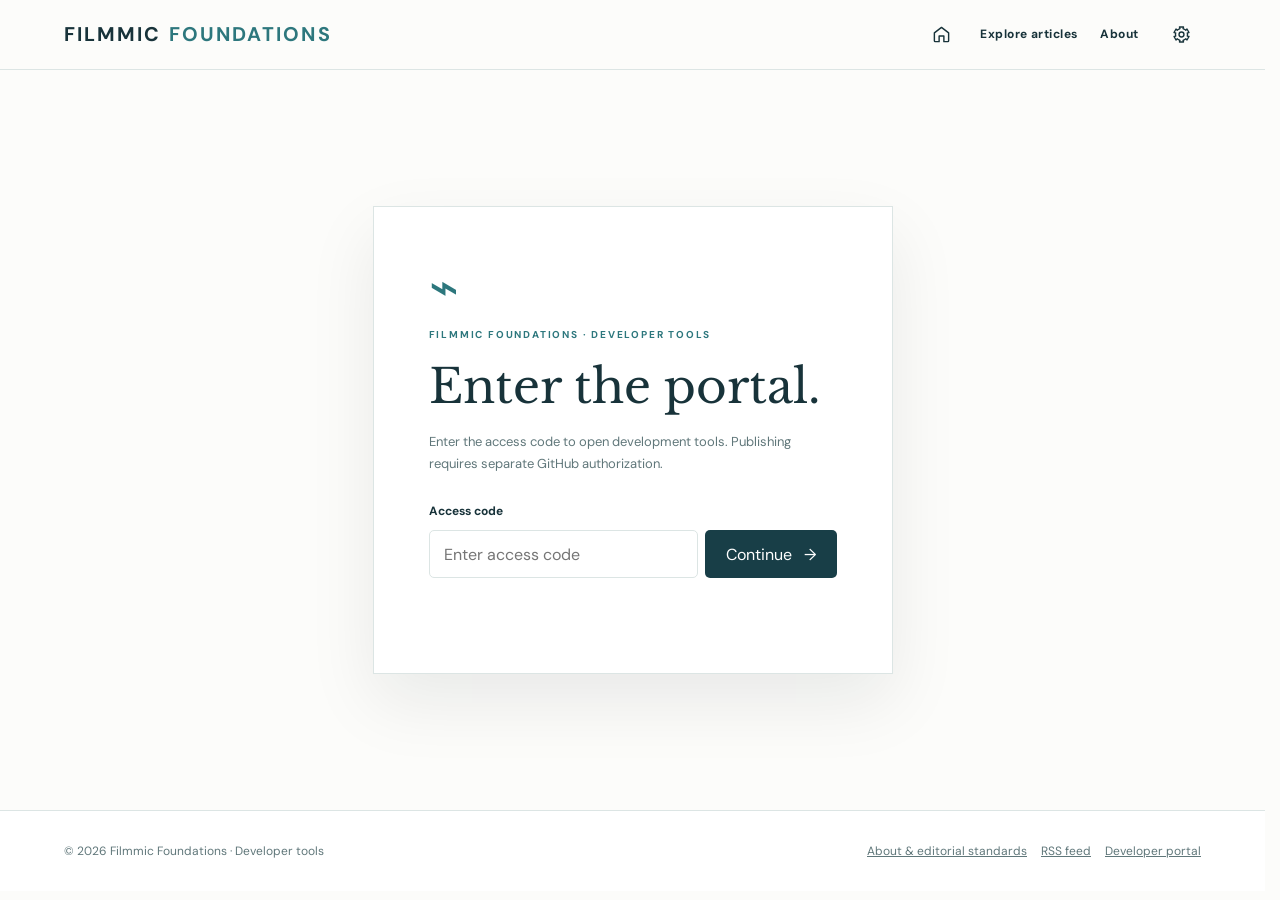
<file: dev/index.html>
<!doctype html>
<html lang="en"><head>
<meta charset="utf-8"/><meta content="width=device-width, initial-scale=1" name="viewport"/>
<meta content="noindex,nofollow,noarchive" name="robots"/><meta content="strict-origin-when-cross-origin" name="referrer"/>
<title>Developer Portal | Filmmic Foundations</title>

<link href="../style.css" rel="stylesheet"/><link href="../assets/css/site-header.css" rel="stylesheet"/><link href="../assets/css/site-settings.css?v=teal-restored-20261024" rel="stylesheet"/><link href="../assets/css/developer.css?v=20261023-progress-simple" rel="stylesheet"/><link href="../assets/css/portal-quality.css?v=20261025" rel="stylesheet"/><link href="../assets/css/section-toolbar.css" rel="stylesheet"/><link href="../assets/css/dropdowns.css" rel="stylesheet"/>
<script>try{const p=JSON.parse(localStorage.getItem('filmmic-foundations-settings')||'{}');const t=p.theme||localStorage.getItem('filmmic-foundations-theme')||'light';document.documentElement.dataset.theme=t==='system'?(matchMedia('(prefers-color-scheme: dark)').matches?'dark':'light'):t}catch(e){document.documentElement.dataset.theme='light'}</script>
<script>try{if(sessionStorage.getItem('ff-dev-tab-unlocked-v1')==='1')document.documentElement.classList.add('ff-dev-tab-resume')}catch{}</script>
<script defer="" src="../assets/js/site-settings.js?v=teal-restored-20261024"></script><script defer src="../assets/js/dropdowns.js"></script><script defer="" src="../assets/js/jszip.min.js"></script><script defer="" src="../assets/js/developer.js?v=20261025-quality"></script><script defer src="../assets/js/portal-quality.js?v=20261025"></script>
<link href="../assets/images/favicon-32.png" rel="icon" sizes="32x32" type="image/png"/><link href="../assets/images/favicon-192.png" rel="icon" sizes="192x192" type="image/png"/><link href="../favicon.ico" rel="icon" sizes="any" type="image/x-icon"/><link href="../favicon.svg" rel="icon" type="image/svg+xml"/><link href="../assets/images/apple-touch-icon.png" rel="apple-touch-icon" sizes="180x180"/><meta content="Filmmic Foundations" property="og:site_name"/><link rel="stylesheet" href="../assets/css/overlay-contract.css?v=20261021-audit"/></head><body class="ff-dev-page">
<a class="ff-skip-link" href="#dev-main">Skip to developer portal</a>
<header class="topbar ff-site-header"><a class="brand ff-site-brand" href="../">FILMMIC <span>FOUNDATIONS</span></a><nav class="site-nav site-nav-simple ff-site-nav" aria-label="Main navigation"><a class="nav-link ff-home-link" href="../" aria-label="Home" title="Home"><svg viewBox="0 0 24 24" fill="none" stroke="currentColor" stroke-width="1.8" stroke-linecap="round" stroke-linejoin="round" aria-hidden="true"><path d="m3 10 9-7 9 7v10a1 1 0 0 1-1 1h-5v-7H9v7H4a1 1 0 0 1-1-1z"/></svg></a><a class="nav-link" href="../#articles">Explore articles</a><a class="nav-link" href="../about/">About</a><button class="ff-settings-toggle" type="button" aria-label="Open settings" aria-haspopup="dialog" aria-controls="ff-settings-dialog" title="Reading preferences"><svg viewBox="0 0 24 24" fill="none" stroke="currentColor" stroke-width="1.75" stroke-linecap="round" stroke-linejoin="round" aria-hidden="true"><path d="M 8.2 5.42 L 10.03 4.66 L 9.46 2.53 L 14.54 2.53 L 13.97 4.66 L 15.8 5.42 L 17.37 6.63 L 18.93 5.07 L 21.47 9.46 L 19.34 10.03 L 19.6 12 L 19.34 13.97 L 21.47 14.54 L 18.93 18.93 L 17.37 17.37 L 15.8 18.58 L 13.97 19.34 L 14.54 21.47 L 9.46 21.47 L 10.03 19.34 L 8.2 18.58 L 6.63 17.37 L 5.07 18.93 L 2.53 14.54 L 4.66 13.97 L 4.4 12 L 4.66 10.03 L 2.53 9.46 L 5.07 5.07 L 6.63 6.63 Z"/><circle cx="12" cy="12" r="3.1"/></svg></button></nav></header>
<main id="dev-main">
<section id="dev-lock" class="dev-lock" aria-labelledby="dev-lock-title">
  <div class="dev-lock-card"><div class="dev-lock-symbol" aria-hidden="true">⌁</div><p class="dev-overline">FILMMIC FOUNDATIONS · DEVELOPER TOOLS</p><h1 id="dev-lock-title">Enter the portal.</h1><p>Enter the access code to open development tools. Publishing requires separate GitHub authorization.</p>
    <form id="dev-login-form"><label for="dev-access-code">Access code</label><div class="dev-login-row"><input id="dev-access-code" type="password" autocomplete="off" required placeholder="Enter access code"><button class="dev-button primary" type="submit">Continue <span aria-hidden="true">→</span></button></div><p id="dev-login-error" class="dev-error" role="alert" aria-live="polite"></p></form>
  </div>
</section>
<div id="dev-workspace" class="dev-workspace" hidden>
  <div class="dev-hero"><div class="dev-shell"><p class="dev-overline">FILMMIC FOUNDATIONS / SITE MANAGEMENT</p><div class="dev-hero-title"><div><h2 class="dev-workspace-title">Developer portal.</h2><p>Release management, backups, and publication standards.</p></div><button id="dev-lock-again" class="dev-button quiet dev-lock-action" type="button"><svg viewBox="0 0 24 24" width="16" height="16" fill="none" stroke="currentColor" stroke-width="1.8" stroke-linecap="round" stroke-linejoin="round" aria-hidden="true"><rect x="5" y="10" width="14" height="11" rx="2"/><path d="M8 10V7a4 4 0 0 1 8 0v3"/></svg><span>Lock</span></button></div></div></div>
  <div class="dev-shell dev-main-grid"><div class="dev-content dev-accordion-stack">
<details class="dev-main-accordion ff-smooth-details" id="dev-section-updates" open><summary class="dev-section-heading"><span class="dev-section-icon" aria-hidden="true">01</span><span class="dev-section-copy"><strong>Updates</strong><small>Connect, inspect, and publish website updates.</small></span><svg class="dev-section-chevron" viewBox="0 0 24 24" aria-hidden="true"><path d="m6 9 6 6 6-6"/></svg></summary><div class="dev-accordion-body">    <section class="dev-panel" data-panel="updates" aria-labelledby="updates-title"><span class="dev-eyebrow">DEPLOYMENT</span><h2 id="updates-title">Publish an update.</h2><p class="dev-lead">Connect a GitHub account, select an update ZIP, and approve the changed files. Unspecified files are preserved.</p>
      <div class="dev-task-pair">
      <section class="dev-task-block" aria-labelledby="dev-connect-heading">
        <div class="dev-task-header"><div><p class="dev-task-label">01 / CONNECTION</p><h3 id="dev-connect-heading">GitHub access <span class="dev-step-state" id="dev-connect-state">Not connected</span></h3><p>A repository-limited token is remembered in this tab until it closes or is cleared.</p></div></div>
        <form id="dev-quick-token-form" class="dev-quick-form"><label for="dev-quick-token">GitHub access token</label><div class="dev-login-row"><input id="dev-quick-token" type="password" autocomplete="off" placeholder="github_pat_…" required aria-describedby="dev-token-help"><button id="dev-quick-connect" class="dev-button outline" type="submit">Connect</button></div></form>
        <div class="dev-connected-info" id="dev-connected-info" hidden><span aria-hidden="true">✓</span><span id="dev-connected-as">Connected</span><button class="dev-inline-button" id="dev-quick-disconnect" type="button">Disconnect</button></div>
        <button id="dev-token-help-link" class="dev-inline-button dev-help-trigger" type="button">How to create or renew a token <span aria-hidden="true">↗</span></button>
        <p class="dev-small dev-auth-note" id="dev-connection-status" role="status" aria-live="polite">Not connected. Connect a GitHub token to publish.</p>
      </section>
      <section class="dev-task-block" aria-labelledby="dev-choose-heading">
        <div class="dev-task-header"><div><p class="dev-task-label">02 / UPDATE FILE</p><h3 id="dev-choose-heading">Update ZIP</h3><p>A complete package or a small patch. Existing files not included stay untouched.</p></div></div>
        <div class="dev-upload" id="dev-dropzone"><input id="dev-zip-file" type="file" accept=".zip,application/zip" aria-label="Select website ZIP"><label for="dev-zip-file"><span class="dev-upload-icon" aria-hidden="true">⇧</span><strong>Choose ZIP file</strong><small>or drop it here · up to 90 MB</small></label></div>
        <div class="dev-zip-inspection" id="dev-zip-inspection" hidden aria-live="off">
  <div class="dev-zip-inspection-head"><strong><span class="dev-working-dot" aria-hidden="true"></span> Preparing your update</strong><span class="dev-progress-percent" id="dev-zip-percent">0%</span></div>
  <div class="dev-zip-track" id="dev-zip-track" role="progressbar" aria-label="ZIP inspection" aria-valuemin="0" aria-valuemax="100" aria-valuenow="0"><span id="dev-zip-fill"></span></div>
  <p class="dev-progress-stage" id="dev-zip-progress-label" role="status" aria-live="polite">Reading archive…</p>
</div>
<div class="dev-upload-info" id="dev-upload-info" hidden><span id="dev-filename"></span><button class="dev-inline-button" id="dev-clear-zip" type="button">Remove</button></div>
        <details class="dev-advanced"><summary>Advanced update options</summary><div class="dev-options"><label><input id="dev-include-workflows" type="checkbox"> Include GitHub workflow file changes</label><p>Workflow files can execute code with repository permissions; they are excluded by default. Ordinary updates should leave this off.</p></div></details>
        <button id="dev-compare" class="dev-button outline dev-inspect-button" hidden aria-hidden="true" tabindex="-1" type="button" disabled><span aria-hidden="true">⌕</span> Inspect ZIP and compare changes</button>
      </section>
      </div>
      <section id="dev-publish-section" class="dev-task-block dev-publish-section" aria-labelledby="dev-review-heading">
        <div class="dev-task-header"><div><p class="dev-task-label">03 / REVIEW &amp; PUBLISH</p><h3 id="dev-review-heading">Review changes</h3><p>Publishing requires an inspected ZIP, a live GitHub comparison, and approval.</p></div></div>
        <div class="dev-review" id="dev-review" hidden><div class="dev-review-head"><h3>Files in this update</h3><span id="dev-change-summary"></span></div><p id="dev-review-hint" class="dev-small"></p><div class="dev-file-list" id="dev-file-list" aria-label="Files in update"></div><label class="dev-checkline"><input id="dev-confirm-update" type="checkbox"> I reviewed the files and approve this update.</label></div>
        <section class="ffq-card ffq-preflight" id="ffq-preflight" aria-labelledby="ffq-preflight-title" hidden>
  <div class="ffq-card-head"><div><p class="dev-eyebrow">BEFORE YOU PUBLISH</p><h3 id="ffq-preflight-title">Publication readiness</h3><p class="ffq-muted" id="ffq-status" aria-live="polite">Reviewing the update.</p></div><span class="ffq-state" id="ffq-ready-state">Checking</span></div>
  <div class="ffq-checks" id="ffq-checks"></div>
  <details class="ffq-subtle-details"><summary>What can and cannot be checked?</summary><p>Automatic tests inspect local ZIP structure, included images, source markers, preview metadata and citations. PDF visual placement, off-site video playback, and live deployment must still be tested separately. An incomplete or unavailable test is never counted as passed.</p></details>
</section>
<div class="ffq-review-actions" id="ffq-review-actions" hidden><button type="button" class="dev-button outline" id="ffq-open-preview">Preview the update</button><button type="button" class="dev-button outline" id="ffq-open-diff">Inspect file differences</button></div>
<details class="ffq-card ffq-diff-panel" id="ffq-diff-panel" hidden><summary><strong>Detailed file comparison</strong><span class="ffq-muted">Text changes · important-file warnings</span></summary><div class="ffq-diff-body"><label for="ffq-diff-file">Changed file</label><select id="ffq-diff-file"></select><p id="ffq-diff-note" class="ffq-muted" aria-live="polite"></p><pre id="ffq-diff-output" class="ffq-diff-output" tabindex="0">Choose a file.</pre></div></details>
<div class="dev-preflight" id="dev-preflight" aria-label="Publication readiness">
          <p class="dev-preflight-title">Ready-to-publish checklist</p>
          <p data-check="connection"><span class="dev-check-icon" aria-hidden="true">○</span> GitHub connected</p>
          <p data-check="file"><span class="dev-check-icon" aria-hidden="true">○</span> ZIP selected</p>
          <p data-check="inspection"><span class="dev-check-icon" aria-hidden="true">○</span> Changes identified</p>
          <p data-check="approved"><span class="dev-check-icon" aria-hidden="true">○</span> Review approved</p>
        </div>
        <label class="dev-release-label" for="dev-release-title">Release description <span>(optional)</span></label><input id="dev-release-title" class="dev-release-input" type="text" maxlength="90" placeholder="Suggested automatically from changed files" autocomplete="off"/><p id="dev-release-suggestion" class="dev-release-hint" aria-live="polite"></p>
        <button id="dev-publish" class="dev-button primary dev-publish-button" type="button" data-ready="false" aria-describedby="dev-publish-reason">Publish update <span aria-hidden="true">↗</span></button>
        <div class="dev-next-step" id="dev-publish-reason" role="status" aria-live="polite">Connect GitHub to begin.</div>
      </section>
      <button class="dev-inline-button dev-open-progress" id="dev-open-progress" type="button" hidden>View deployment progress ↗</button>
      <div class="dev-message" id="dev-update-status" aria-live="polite" role="status">Select a ZIP to inspect. Nothing is published until changes are approved.</div>


    </section></div></details>
<details class="dev-main-accordion ff-smooth-details" id="dev-section-health"><summary class="dev-section-heading"><span class="dev-section-icon" aria-hidden="true">02</span><span class="dev-section-copy"><strong>Health &amp; articles</strong><small>Check the published website and inspect its media.</small></span><svg class="dev-section-chevron" viewBox="0 0 24 24" aria-hidden="true"><path d="m6 9 6 6 6-6"/></svg></summary><div class="dev-accordion-body"><section class="dev-panel ffq-health-panel" aria-labelledby="ffq-health-heading"><span class="dev-eyebrow">PUBLICATION HEALTH</span><h2 id="ffq-health-heading">Website health.</h2><p class="dev-lead">Live checks show what can be verified from this browser. Results are not a substitute for a full deployed-site regression test.</p>
<div class="ffq-actions"><button class="dev-button outline" id="ffq-refresh-health" type="button">Run health check</button><a class="dev-inline-button" target="_blank" rel="noopener noreferrer" href="https://github.com/filmmicfoundations/filmmicfoundations.github.io/actions">View GitHub Actions ↗</a></div>
<div class="ffq-metrics" id="ffq-health-metrics" aria-label="Health overview"><div><strong>—</strong><small>Articles</small></div><div><strong>—</strong><small>Media files checked</small></div><div><strong>—</strong><small>Deployment</small></div></div>
<div id="ffq-health-results" class="ffq-checks" role="status" aria-live="polite"><p class="ffq-muted">Select Run health check to inspect the current published site.</p></div>
<hr class="ffq-rule"/><span class="dev-eyebrow">MEDIA LIBRARY</span><h3>Article &amp; media inspector</h3><p class="ffq-muted">Browse covers, preview frames, PDFs, and documented figures. Select an article below.</p><label class="ffq-select-label" for="ffq-article-select">Article</label><select id="ffq-article-select"><option value="">Choose an article</option></select><div id="ffq-article-result" class="ffq-article-result" role="region" aria-label="Article media inventory"></div>
</section></div></details>
<details class="dev-main-accordion ff-smooth-details" id="dev-section-versions"><summary class="dev-section-heading"><span class="dev-section-icon" aria-hidden="true">03</span><span class="dev-section-copy"><strong>Backups</strong><small>Download source or restore a saved revision.</small></span><svg class="dev-section-chevron" viewBox="0 0 24 24" aria-hidden="true"><path d="m6 9 6 6 6-6"/></svg></summary><div class="dev-accordion-body">    <section class="dev-panel" data-panel="versions" aria-labelledby="versions-title"><span class="dev-eyebrow">RELEASE HISTORY</span><h2 id="versions-title">Backups &amp; restore.</h2><p class="dev-lead">Browse saved versions, download a snapshot, or restore an earlier state.</p>
      <div class="dev-download-card"><div><strong>Current website source</strong><p>Complete source and article assets at the latest verified release.</p><span id="dev-source-revision" class="dev-revision">Latest repository version</span></div><a id="dev-download-source" class="dev-button primary" href="https://github.com/filmmicfoundations/filmmicfoundations.github.io/archive/refs/heads/main.zip" download>Download ZIP ↓</a></div>
      <div class="dev-review-head dev-history-head"><h3>Version history</h3><button class="dev-inline-button" id="dev-refresh-versions" type="button">↻ Refresh</button></div>
      <p class="dev-history-note" id="dev-history-note" role="status" aria-live="polite"></p>
      <div class="dev-version-list" id="dev-version-list" aria-live="polite">Loading saved versions…</div>
      <details class="dev-version-more ff-smooth-details" id="dev-history-more" hidden><summary><span id="dev-history-more-label">Older versions</span><svg viewBox="0 0 24 24" aria-hidden="true"><path d="m6 9 6 6 6-6"/></svg></summary><div class="dev-version-more-content" id="dev-version-extra"></div></details>
      <details class="dev-advanced dev-restore-help"><summary>How restoring works</summary><p>Restoring creates a new commit based on the selected revision and triggers a new deployment. Git history is kept, but newer site changes can be replaced. A saved commit is not necessarily a verified working deployment. Make a backup before restoring an older revision.</p></details>
</section></div></details>
<details class="dev-main-accordion ff-smooth-details" id="dev-section-guides"><summary class="dev-section-heading"><span class="dev-section-icon" aria-hidden="true">04</span><span class="dev-section-copy"><strong>Publication guides</strong><small>Editorial standards and reusable templates.</small></span><svg class="dev-section-chevron" viewBox="0 0 24 24" aria-hidden="true"><path d="m6 9 6 6 6-6"/></svg></summary><div class="dev-accordion-body">      <section class="dev-resource-section" aria-labelledby="dev-resources-title">
        <div class="dev-resource-heading"><span class="dev-eyebrow">PUBLICATION RESOURCES</span><h3 id="dev-resources-title">Research &amp; design standards.</h3></div>
        <div class="dev-resource-master"><div><strong>Complete publication guide</strong><p>Editorial rules, design language, AI instructions, templates, and PDF specifications.</p></div><a class="dev-button primary" href="../standards/Filmmic_Foundations_Standards_Package.zip" download>Download all <svg class="dev-download-icon" viewBox="0 0 24 24" fill="none" stroke="currentColor" stroke-width="1.8" stroke-linecap="round" stroke-linejoin="round" aria-hidden="true"><path d="M12 3v12m-5-5 5 5 5-5M4 17v4h16v-4"/></svg></a></div>
        <details class="dev-standard-details ff-smooth-details"><summary><span>Individual files</span><span class="dev-resource-count">14 documents</span><svg class="dev-chevron" viewBox="0 0 24 24" aria-hidden="true"><path d="m6 9 6 6 6-6"/></svg></summary><div class="dev-standard-files"><a class="dev-resource-row" href="../standards/FILMMIC_FOUNDATIONS_STANDARD.md" download><span class="dev-resource-text"><strong>Publication standard</strong><small>Website, research voice, visual identity, sourcing &amp; workflow</small></span><span class="dev-resource-type">Markdown</span><svg class="dev-download-icon" viewBox="0 0 24 24" fill="none" stroke="currentColor" stroke-width="1.8" stroke-linecap="round" stroke-linejoin="round" aria-hidden="true"><path d="M12 3v12m-5-5 5 5 5-5M4 17v4h16v-4"/></svg></a><a class="dev-resource-row" href="../standards/AI_AUTHORING_RULES.md" download><span class="dev-resource-text"><strong>AI authoring rules</strong><small>Instructions for AI agents drafting or editing new articles</small></span><span class="dev-resource-type">Markdown</span><svg class="dev-download-icon" viewBox="0 0 24 24" fill="none" stroke="currentColor" stroke-width="1.8" stroke-linecap="round" stroke-linejoin="round" aria-hidden="true"><path d="M12 3v12m-5-5 5 5 5-5M4 17v4h16v-4"/></svg></a><a class="dev-resource-row" href="../standards/PDF_DESIGN_SPEC.md" download><span class="dev-resource-text"><strong>PDF design specification</strong><small>Research paper layout, figures, typography and attribution</small></span><span class="dev-resource-type">Markdown</span><svg class="dev-download-icon" viewBox="0 0 24 24" fill="none" stroke="currentColor" stroke-width="1.8" stroke-linecap="round" stroke-linejoin="round" aria-hidden="true"><path d="M12 3v12m-5-5 5 5 5-5M4 17v4h16v-4"/></svg></a><a class="dev-resource-row" href="../standards/ARTICLE_RELEASE_WORKFLOW.md" download><span class="dev-resource-text"><strong>One-ZIP article workflow</strong><small>Package, inspect, upload and publish a new article without touching the homepage</small></span><span class="dev-resource-type">Markdown</span><svg class="dev-download-icon" viewBox="0 0 24 24" fill="none" stroke="currentColor" stroke-width="1.8" stroke-linecap="round" stroke-linejoin="round" aria-hidden="true"><path d="M12 3v12m-5-5 5 5 5-5M4 17v4h16v-4"/></svg></a><a class="dev-resource-row" href="../standards/DEVELOPER_PORTAL_QA_TOOLS.md" download><span class="dev-resource-text"><strong>Developer Portal quality tools</strong><small>Preflight, staged previews, health checks, file diffs, and limitations</small></span><span class="dev-resource-type">Markdown</span><svg class="dev-download-icon" viewBox="0 0 24 24" fill="none" stroke="currentColor" stroke-width="1.8" stroke-linecap="round" stroke-linejoin="round" aria-hidden="true"><path d="M12 3v12m-5-5 5 5 5-5M4 17v4h16v-4"/></svg></a><a class="dev-resource-row" href="../standards/UI_TEST_MATRIX.md" download><span class="dev-resource-text"><strong>UI regression test matrix</strong><small>Navigation, discovery, settings, popups, PDF and publish checks</small></span><span class="dev-resource-type">Markdown</span><svg class="dev-download-icon" viewBox="0 0 24 24" fill="none" stroke="currentColor" stroke-width="1.8" stroke-linecap="round" stroke-linejoin="round" aria-hidden="true"><path d="M12 3v12m-5-5 5 5 5-5"/></svg></a><a class="dev-resource-row" href="../standards/ARTICLE_AUTHORING_PROMPT.md" download><span class="dev-resource-text"><strong>Reusable article handoff</strong><small>Consistent instructions for future evidence-led film studies</small></span><span class="dev-resource-type">Markdown</span><svg class="dev-download-icon" viewBox="0 0 24 24" fill="none" stroke="currentColor" stroke-width="1.8" stroke-linecap="round" stroke-linejoin="round" aria-hidden="true"><path d="M12 3v12m-5-5 5 5 5-5M4 17v4h16v-4"/></svg></a><a class="dev-resource-row" href="../standards/ARTICLE_SCHEMA.json" download><span class="dev-resource-text"><strong>Article metadata schema</strong><small>Machine-readable fields for future films and articles</small></span><span class="dev-resource-type">JSON</span><svg class="dev-download-icon" viewBox="0 0 24 24" fill="none" stroke="currentColor" stroke-width="1.8" stroke-linecap="round" stroke-linejoin="round" aria-hidden="true"><path d="M12 3v12m-5-5 5 5 5-5M4 17v4h16v-4"/></svg></a><a class="dev-resource-row" href="../standards/ARTICLE_TEMPLATE.md" download><span class="dev-resource-text"><strong>Article template</strong><small>Flexible evidence-led writing structure</small></span><span class="dev-resource-type">Markdown</span><svg class="dev-download-icon" viewBox="0 0 24 24" fill="none" stroke="currentColor" stroke-width="1.8" stroke-linecap="round" stroke-linejoin="round" aria-hidden="true"><path d="M12 3v12m-5-5 5 5 5-5M4 17v4h16v-4"/></svg></a><a class="dev-resource-row" href="../standards/PUBLICATION_CHECKLIST.md" download><span class="dev-resource-text"><strong>Publication checklist</strong><small>Research, privacy, consistency and regression checks</small></span><span class="dev-resource-type">Markdown</span><svg class="dev-download-icon" viewBox="0 0 24 24" fill="none" stroke="currentColor" stroke-width="1.8" stroke-linecap="round" stroke-linejoin="round" aria-hidden="true"><path d="M12 3v12m-5-5 5 5 5-5M4 17v4h16v-4"/></svg></a><a class="dev-resource-row" href="../standards/Filmmic_Foundations_Publication_Standard.pdf" download><span class="dev-resource-text"><strong>Reference edition</strong><small>Formatted guide for human reference</small></span><span class="dev-resource-type">PDF</span><svg class="dev-download-icon" viewBox="0 0 24 24" fill="none" stroke="currentColor" stroke-width="1.8" stroke-linecap="round" stroke-linejoin="round" aria-hidden="true"><path d="M12 3v12m-5-5 5 5 5-5M4 17v4h16v-4"/></svg></a></div></details>
      </section></div></details>
</div></div>
</div>


<dialog class="ffq-preview-dialog" id="ffq-preview-dialog" aria-labelledby="ffq-preview-heading">
 <div class="ffq-preview-head"><div><span class="dev-eyebrow">STAGED VISUAL PREVIEW</span><h2 id="ffq-preview-heading">Preview your update</h2><p>View the ZIP before publishing. External or unchanged assets use the current public site; browser-only approximation, not a deployed test.</p></div><button id="ffq-preview-close" class="dev-inline-button" type="button" aria-label="Close preview">Close ×</button></div>
 <div class="ffq-preview-tools"><label for="ffq-preview-page">Page<select id="ffq-preview-page"></select></label><label for="ffq-preview-width">Screen<select id="ffq-preview-width"><option value="desktop">Desktop</option><option value="mobile">Mobile</option></select></label><label for="ffq-preview-theme">Theme<select id="ffq-preview-theme"><option value="light">Light</option><option value="dark">Dark</option></select></label></div>
 <p class="ffq-preview-note" id="ffq-preview-note" role="status">Select a page to preview. Visual-only sandbox; nothing is published.</p><div class="ffq-preview-fallback-control"><button id="ffq-preview-fallback-toggle" type="button" class="dev-inline-button">Show quick preview if the page is blank</button></div><div class="ffq-preview-canvas"><iframe id="ffq-preview-frame" title="Unpublished website preview" sandbox="" referrerpolicy="no-referrer"></iframe><div id="ffq-preview-fallback" class="ffq-preview-fallback" hidden></div></div>
</dialog>

<dialog id="dev-deploy-dialog" class="dev-deploy-dialog" aria-labelledby="dev-deploy-title" aria-modal="true">
  <div class="dev-deploy-dialog-top"><span class="dev-eyebrow">WEBSITE UPDATE</span><button type="button" class="dev-dialog-close" id="dev-deploy-close" aria-label="Close update status">×</button></div>
  <section class="dev-deploy-panel" id="dev-deploy-panel" aria-label="Publication progress">
    <h3 id="dev-deploy-title">Preparing update</h3>
    <div class="dev-deploy-progress-heading"><span id="dev-deploy-phase">Checking files</span><strong class="dev-progress-percent" id="dev-deploy-percent">0%</strong></div>
    <div id="dev-deploy-track" class="dev-deploy-track" role="progressbar" aria-label="Website publication progress" aria-valuemin="0" aria-valuemax="100" aria-valuenow="0"><span id="dev-deploy-fill"></span></div>
    <p id="dev-deploy-detail" class="dev-deploy-detail" role="status" aria-live="polite">Waiting for publication.</p>
    <div class="dev-deploy-actions"><a id="dev-deploy-actions-link" href="https://github.com/filmmicfoundations/filmmicfoundations.github.io/actions" target="_blank" rel="noopener noreferrer">View on GitHub ↗</a><button id="dev-deploy-retry" type="button" class="dev-inline-button" hidden>Retry check</button><button id="dev-deploy-reload" type="button" class="dev-inline-button" hidden>Reload site</button></div>
  </section>
</dialog>

<dialog id="dev-token-guide" class="dev-token-guide" aria-labelledby="dev-token-guide-title" aria-describedby="dev-token-guide-intro">
  <div class="dev-guide-head"><div><p class="dev-eyebrow">GITHUB AUTHORIZATION</p><h2 id="dev-token-guide-title">GitHub access token</h2></div><button class="dev-dialog-close" id="dev-token-guide-close" type="button" aria-label="Close token instructions">×</button></div>
  <p id="dev-token-guide-intro" class="dev-guide-intro">A token allows an authorized maintainer to publish updates. Create a replacement when one expires or is revoked.</p>
  <div id="dev-token-expired" class="dev-expiry-warning" role="alert" hidden>The stored token was rejected by GitHub. It may be expired, revoked, or invalid. Create a new one and reconnect.</div>
  <ol class="dev-token-steps">
    <li><strong>Create a fine-grained token.</strong> Open GitHub's token settings and select the repository owner.</li>
    <li><strong>Restrict access.</strong> Choose <code>filmmicfoundations.github.io</code> only.</li>
    <li><strong>Set permissions.</strong> Contents → Read and write; Actions → Read-only for deployment history.</li>
    <li><strong>Set an expiration.</strong> Choose a short lifetime, generate the token, and paste it into GitHub access on the Updates tab.</li>
  </ol>
  <p class="dev-guide-footnote">The token is stored in this tab's session storage for convenience, not in local storage or the repository. It normally clears when the tab closes; some browsers may restore tab sessions. Disconnect or Lock clears it immediately. This public-page approach is less secure than server-side authentication.</p>
  <div class="dev-guide-actions"><a class="dev-button primary" href="https://github.com/settings/personal-access-tokens/new" target="_blank" rel="noopener noreferrer">Open GitHub token settings ↗</a><button id="dev-token-guide-done" class="dev-button outline" type="button">Close</button></div>
</dialog>
<dialog id="dev-lock-confirm" class="dev-token-guide dev-lock-confirm" aria-labelledby="dev-lock-confirm-title" aria-describedby="dev-lock-confirm-desc">
  <div class="dev-guide-head"><div><p class="dev-eyebrow">SESSION CONTROL</p><h2 id="dev-lock-confirm-title">Lock developer portal?</h2></div><button class="dev-dialog-close" id="dev-lock-cancel-x" type="button" aria-label="Cancel locking">×</button></div>
  <p class="dev-guide-intro" id="dev-lock-confirm-desc">This will close the workspace and disconnect GitHub. The access code and session token will be cleared from this tab.</p>
  <div class="dev-guide-actions dev-lock-confirm-actions"><button class="dev-button outline" id="dev-lock-cancel" type="button">Keep portal open</button><button class="dev-button primary" id="dev-lock-confirm-yes" type="button"><svg viewBox="0 0 24 24" width="16" height="16" fill="none" stroke="currentColor" stroke-width="1.8" stroke-linecap="round" stroke-linejoin="round" aria-hidden="true"><rect x="5" y="10" width="14" height="11" rx="2"/><path d="M8 10V7a4 4 0 0 1 8 0v3"/></svg> Lock portal</button></div>
</dialog>
</main><footer><span>© 2026 Filmmic Foundations · Developer tools</span><nav class="ff-footer-links" aria-label="Archive information"><a href="../about/">About &amp; editorial standards</a><a href="../feed.xml">RSS feed</a><a href="./">Developer portal</a></nav></footer>
</body></html>
</file>
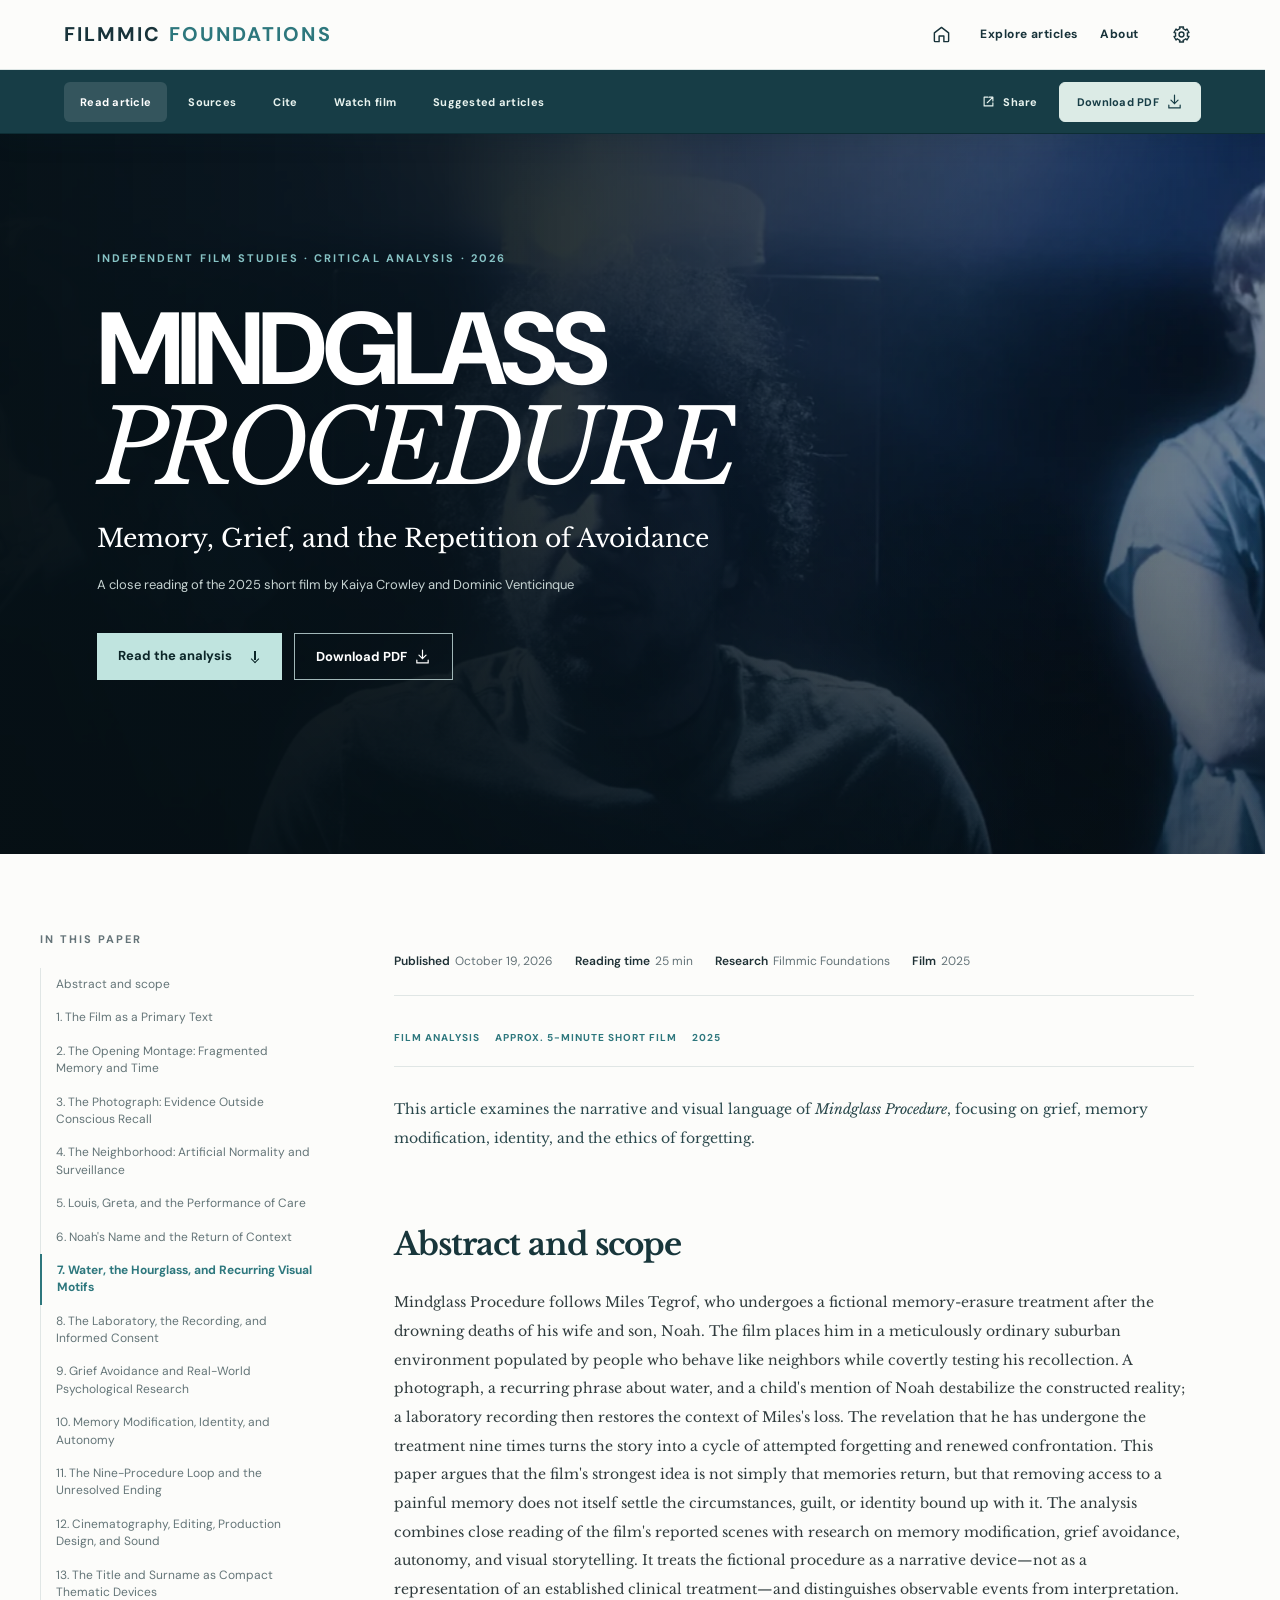
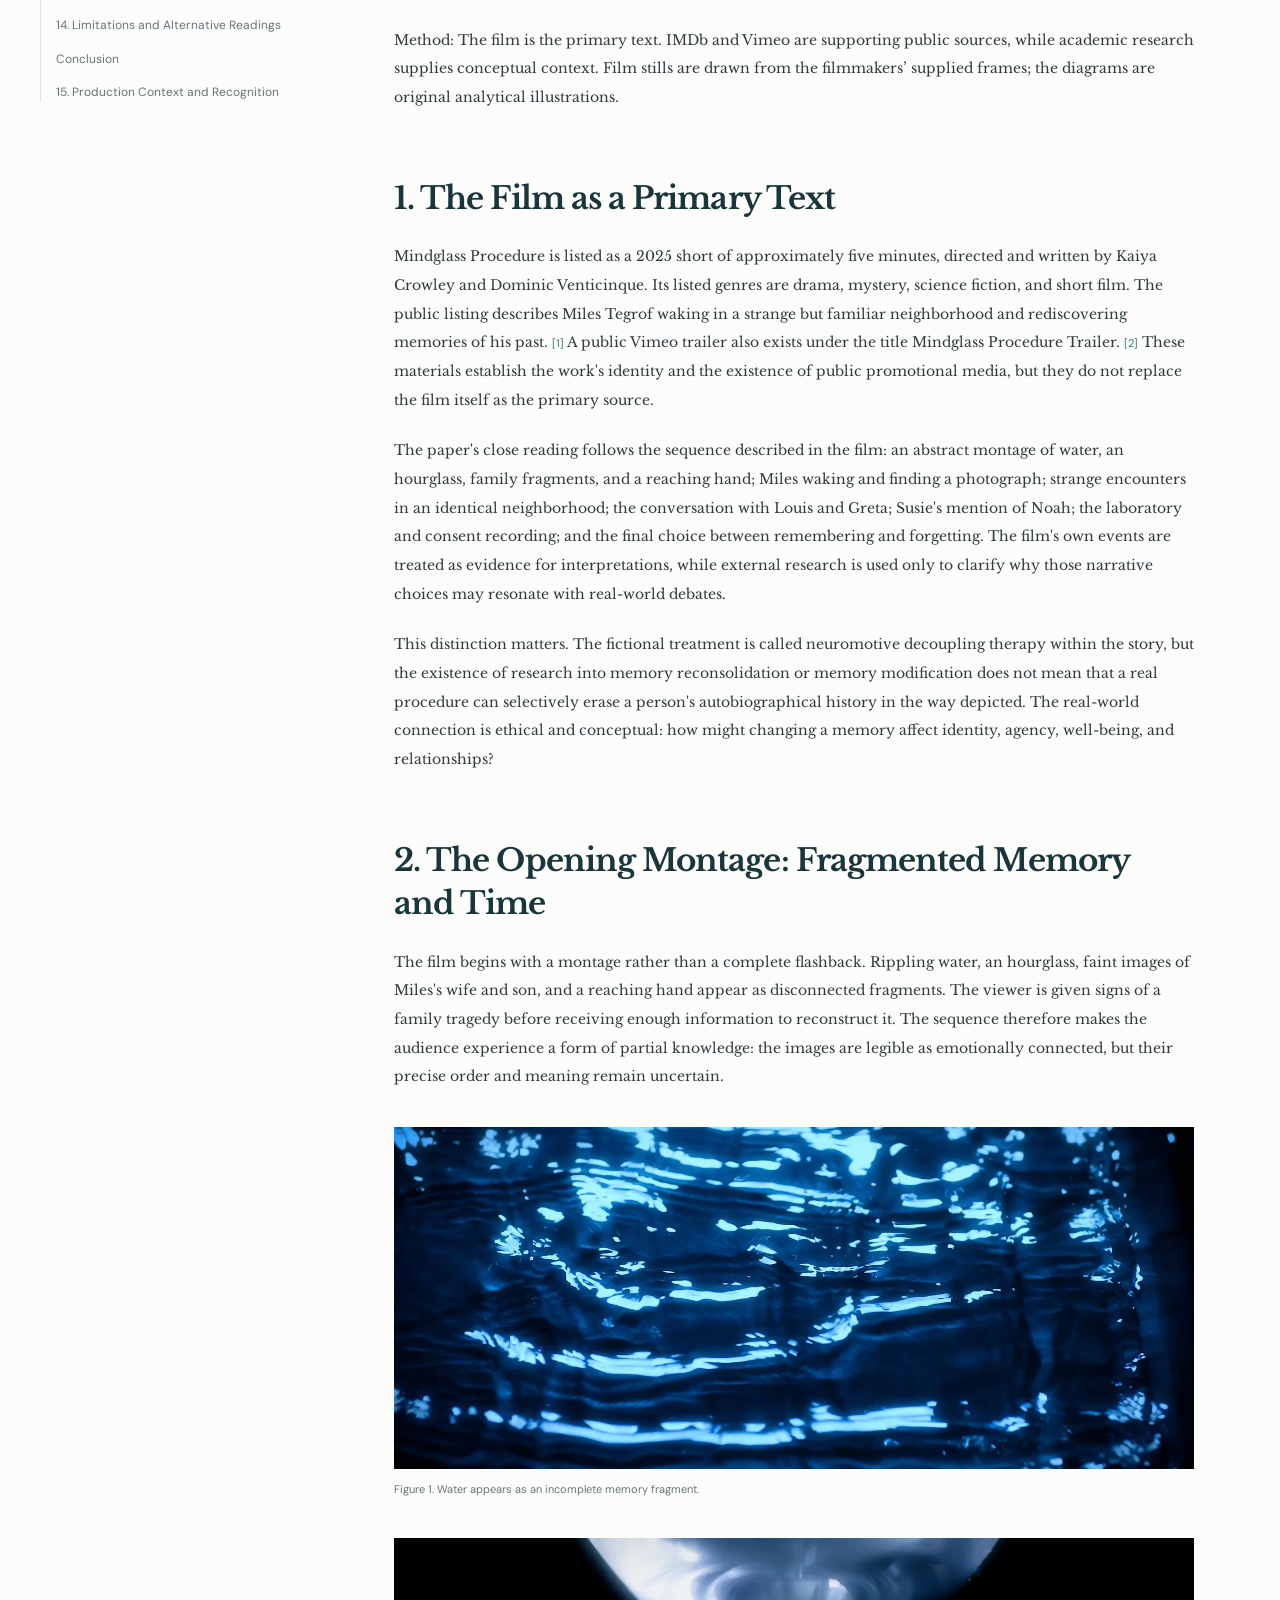
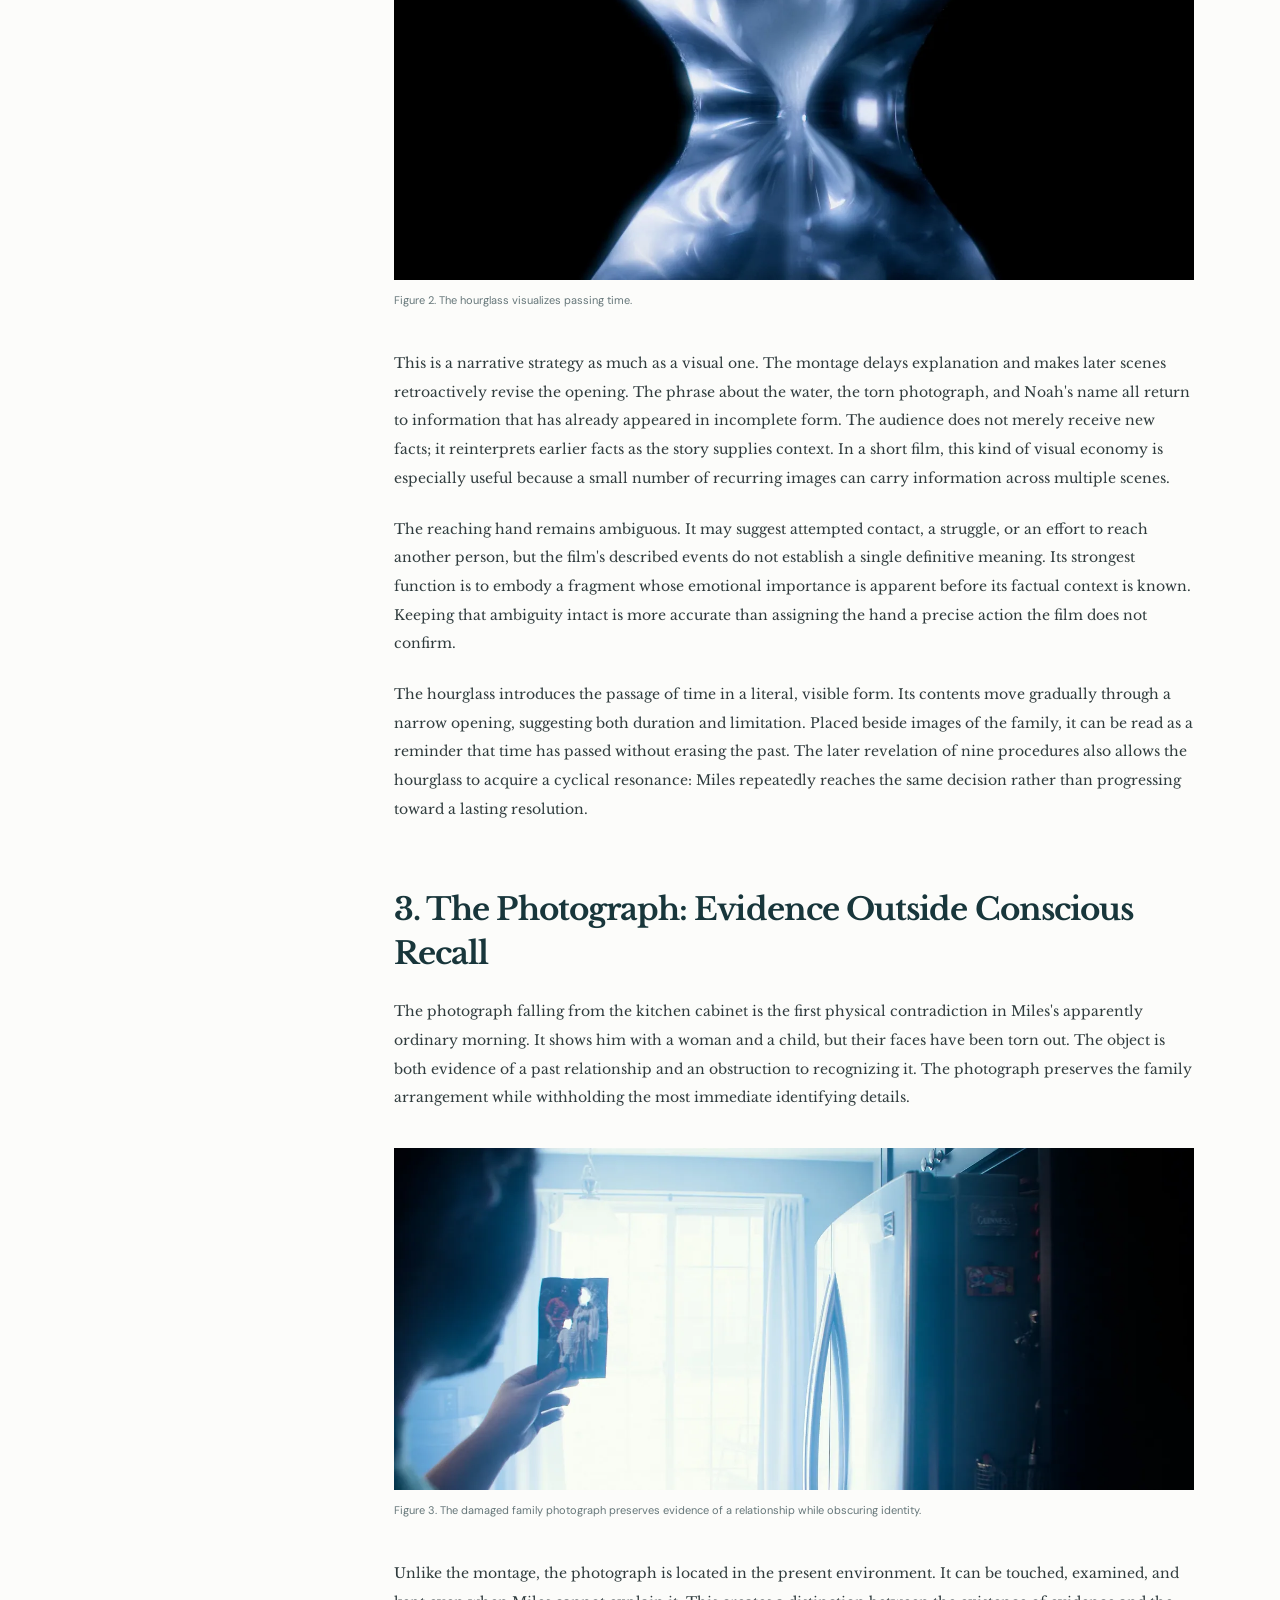
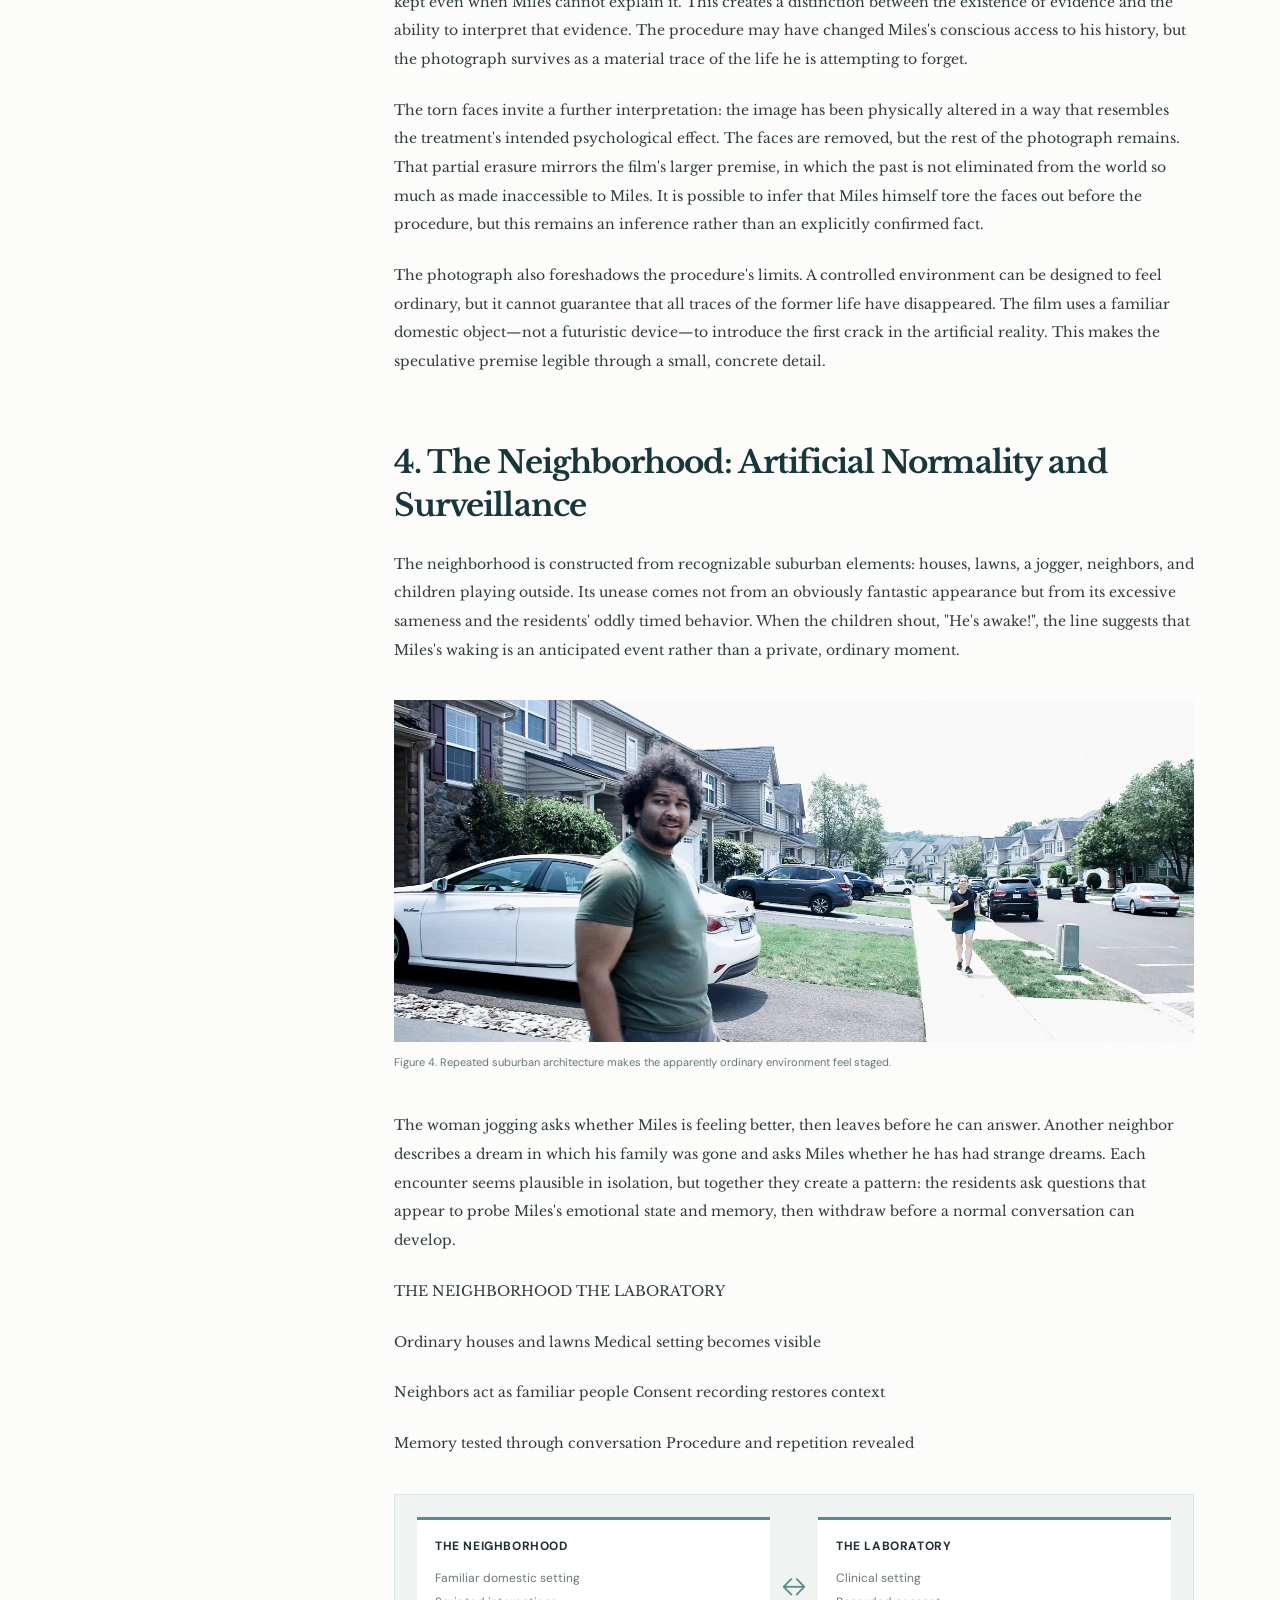
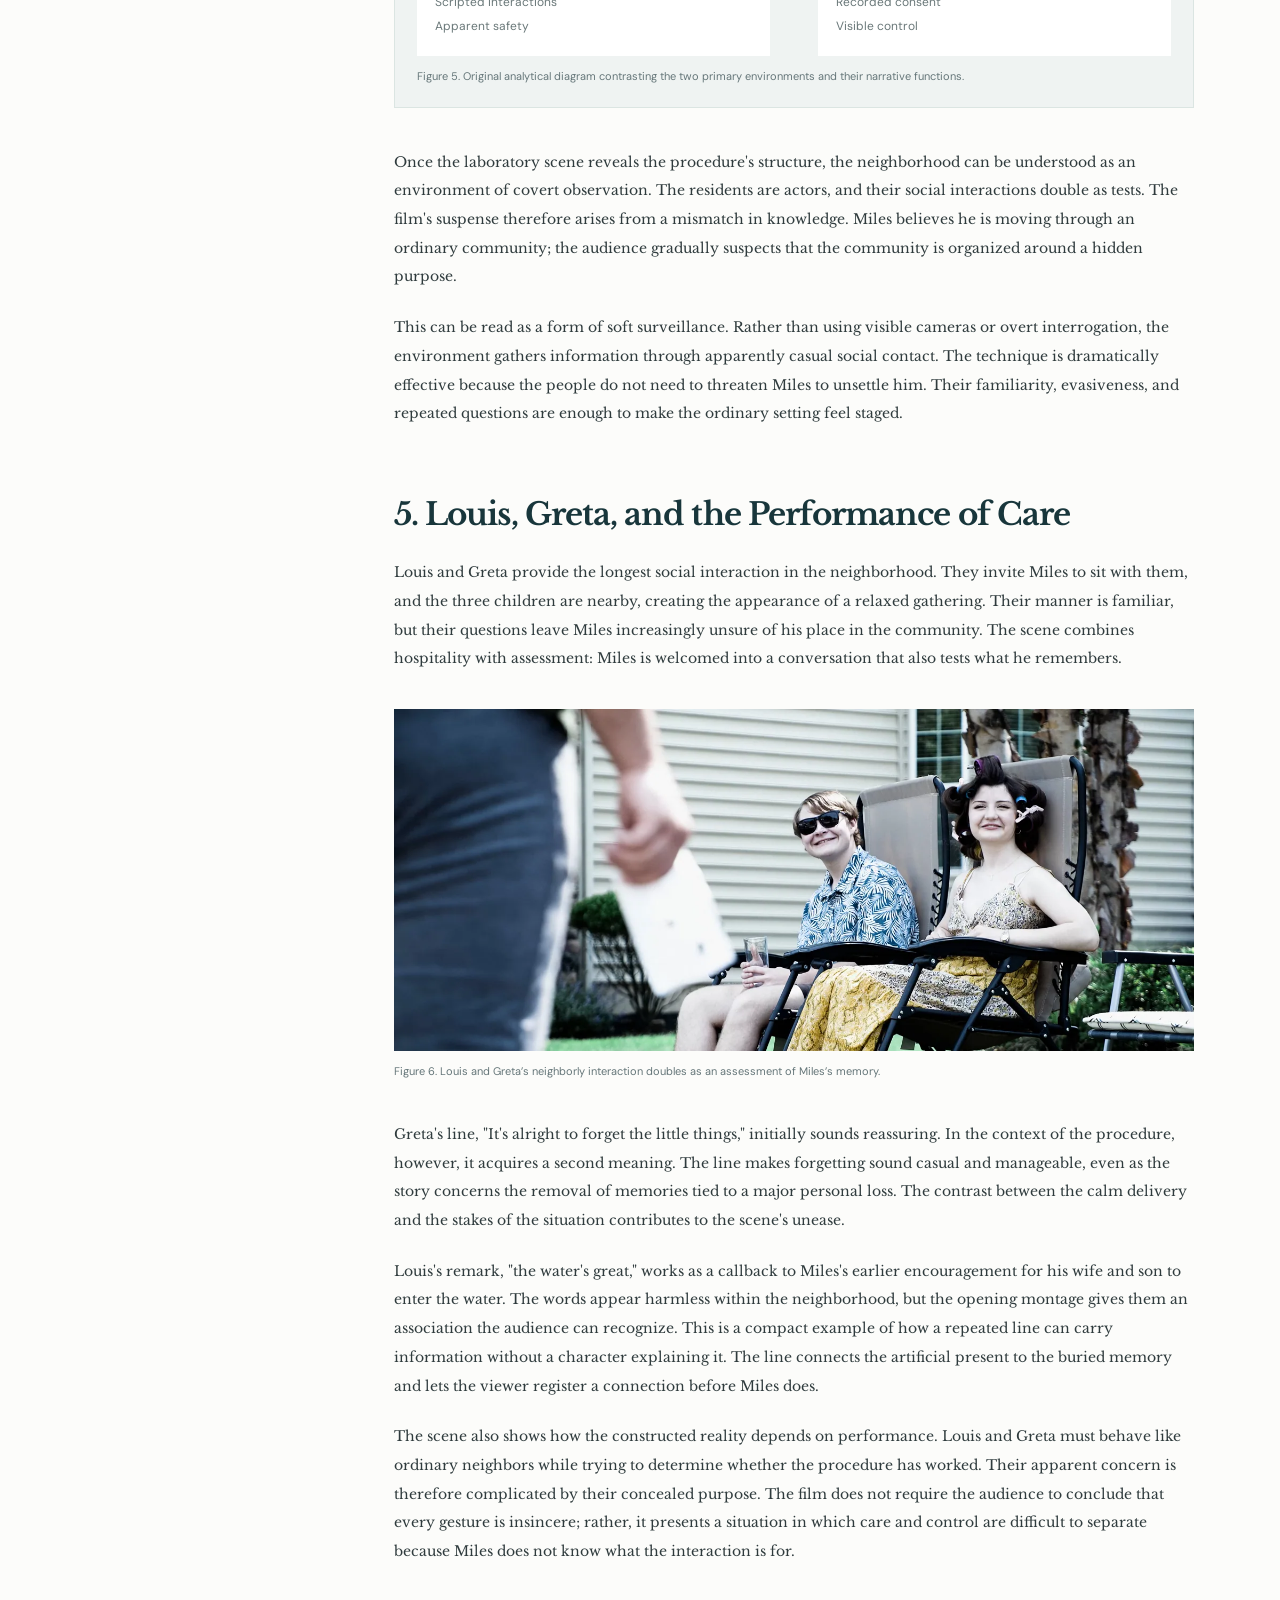
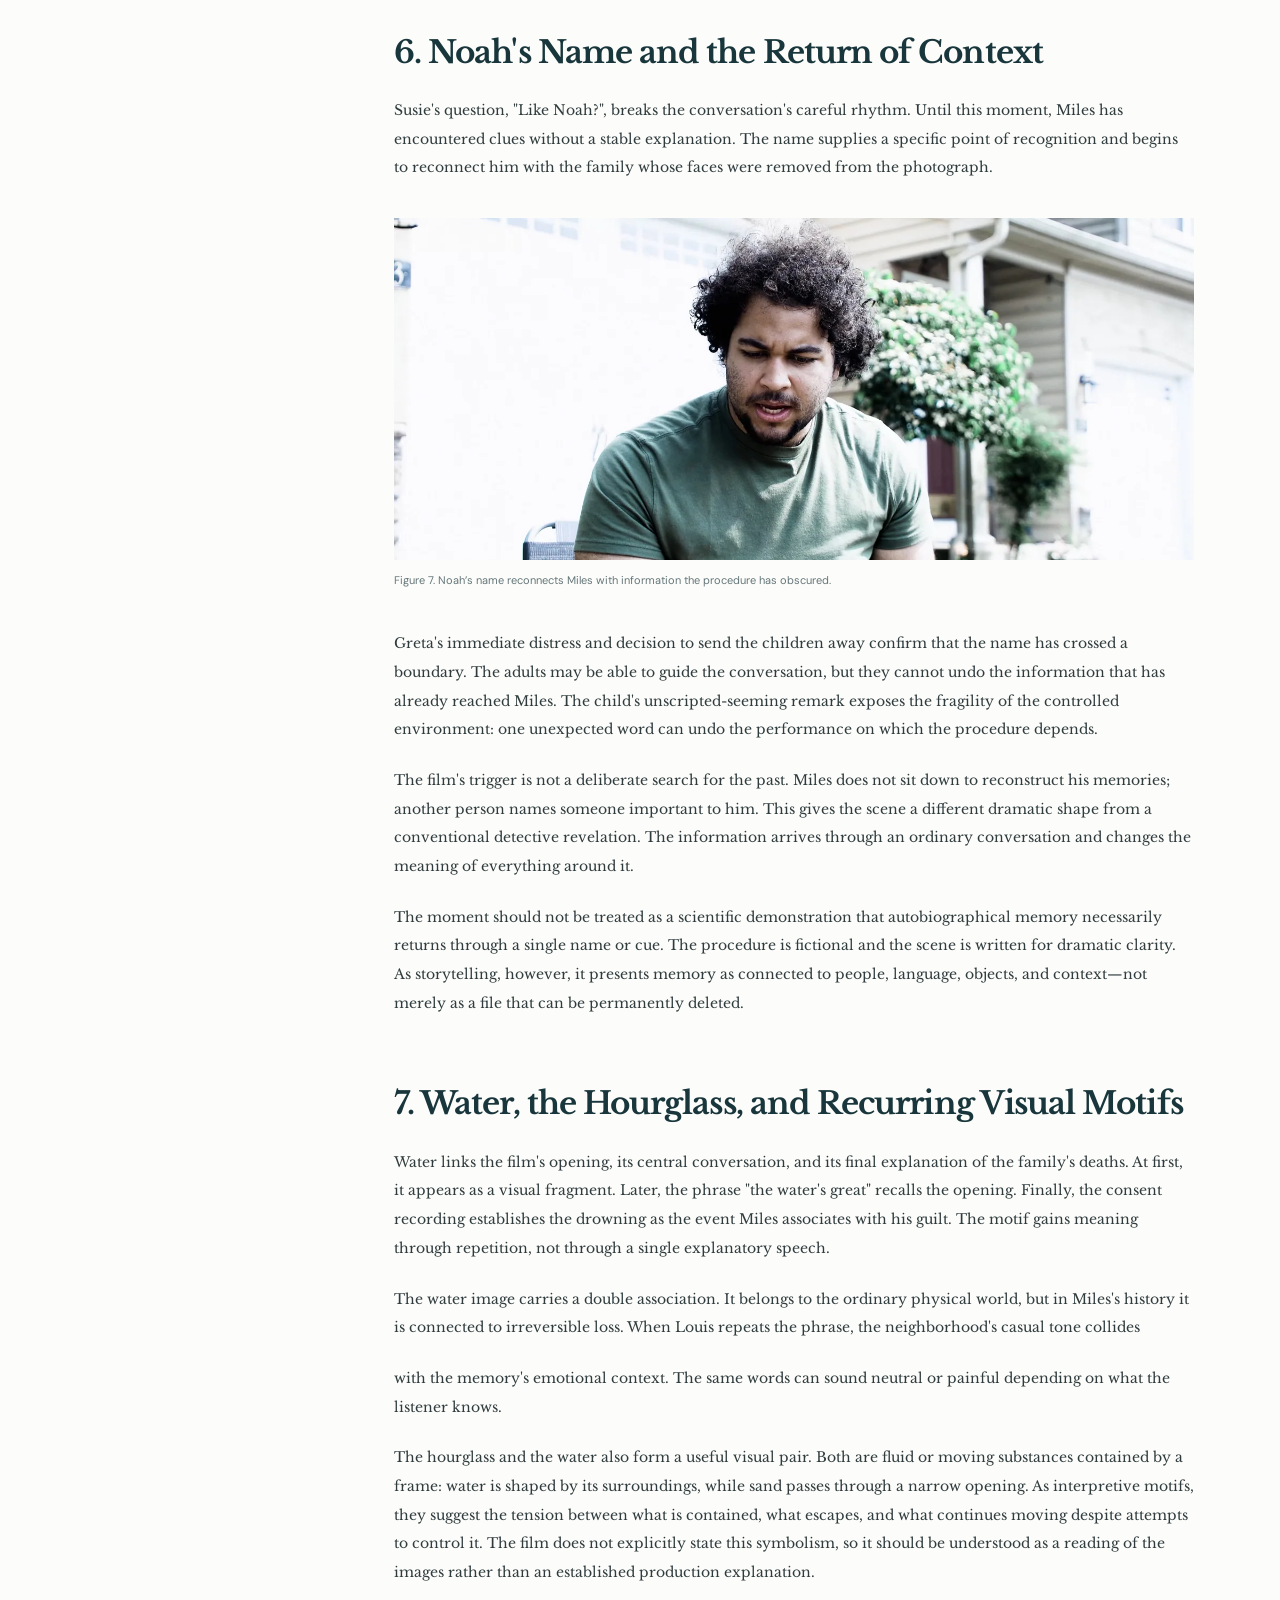
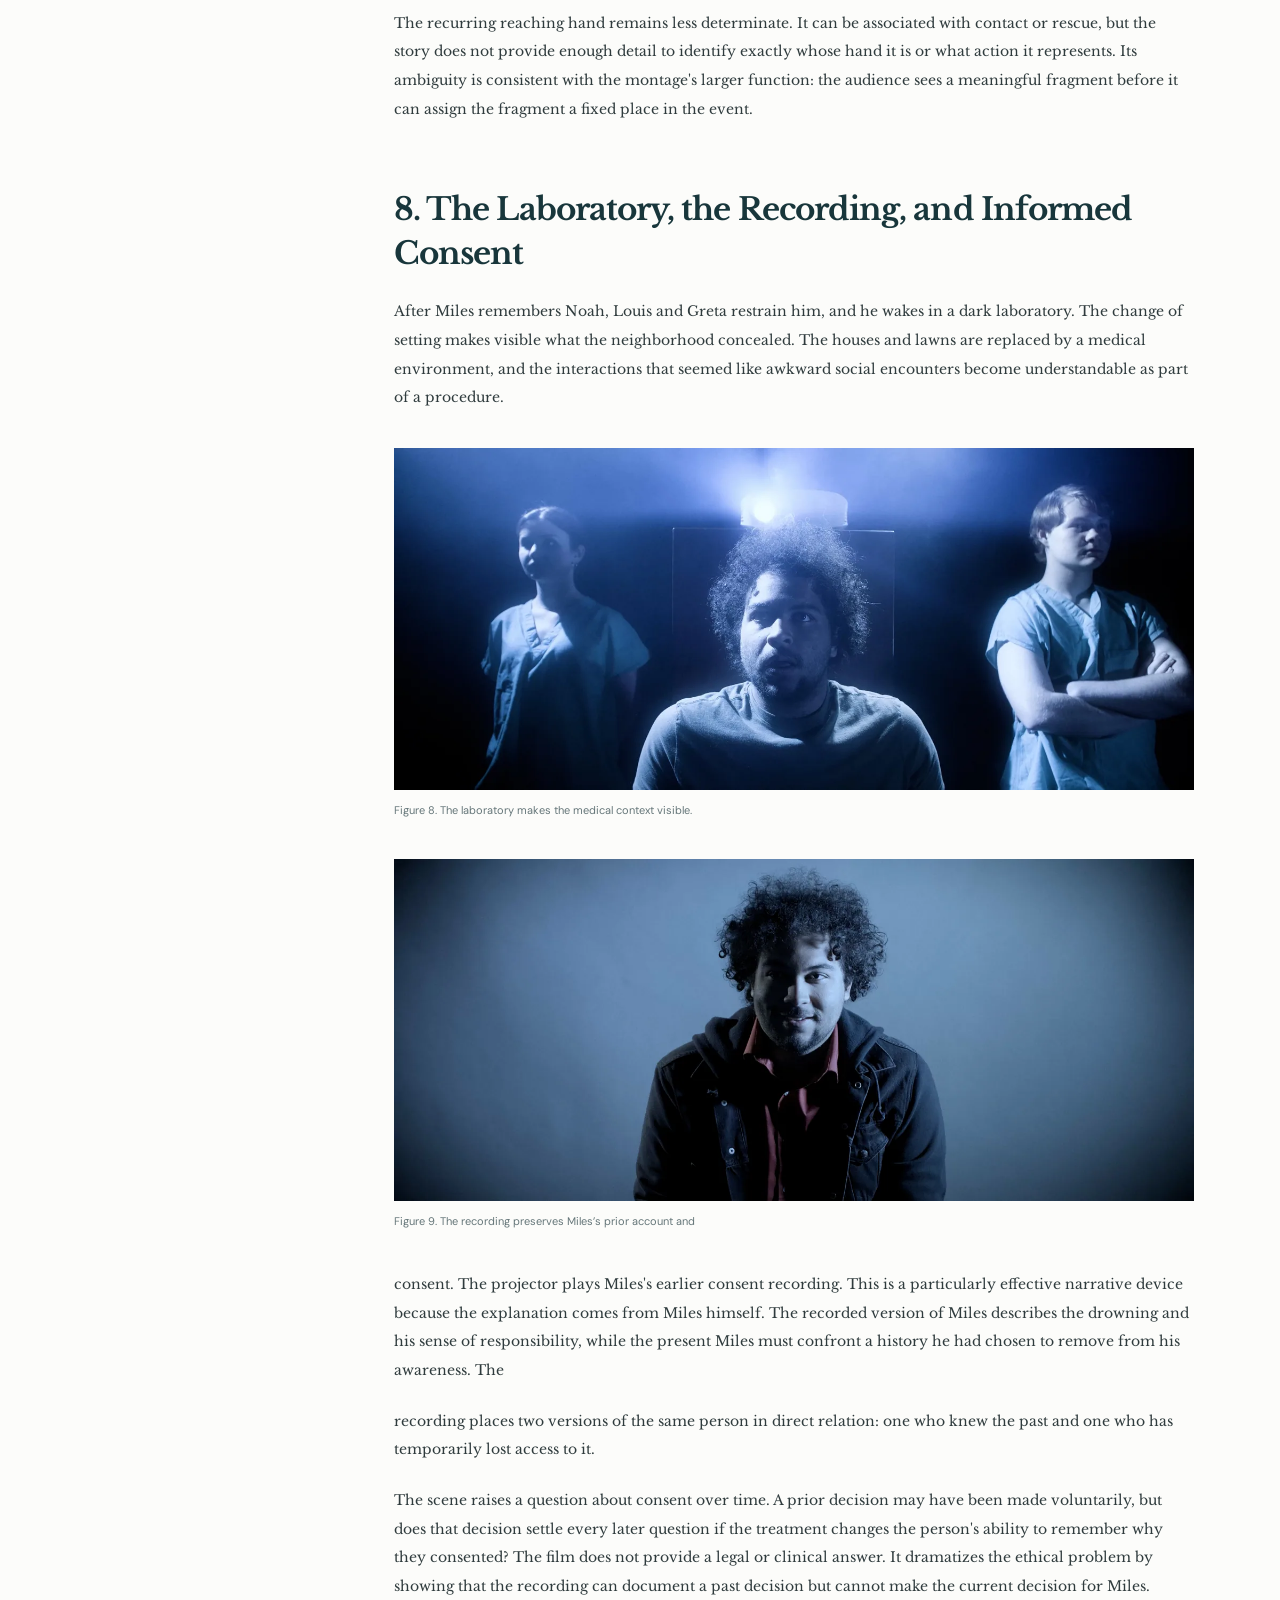
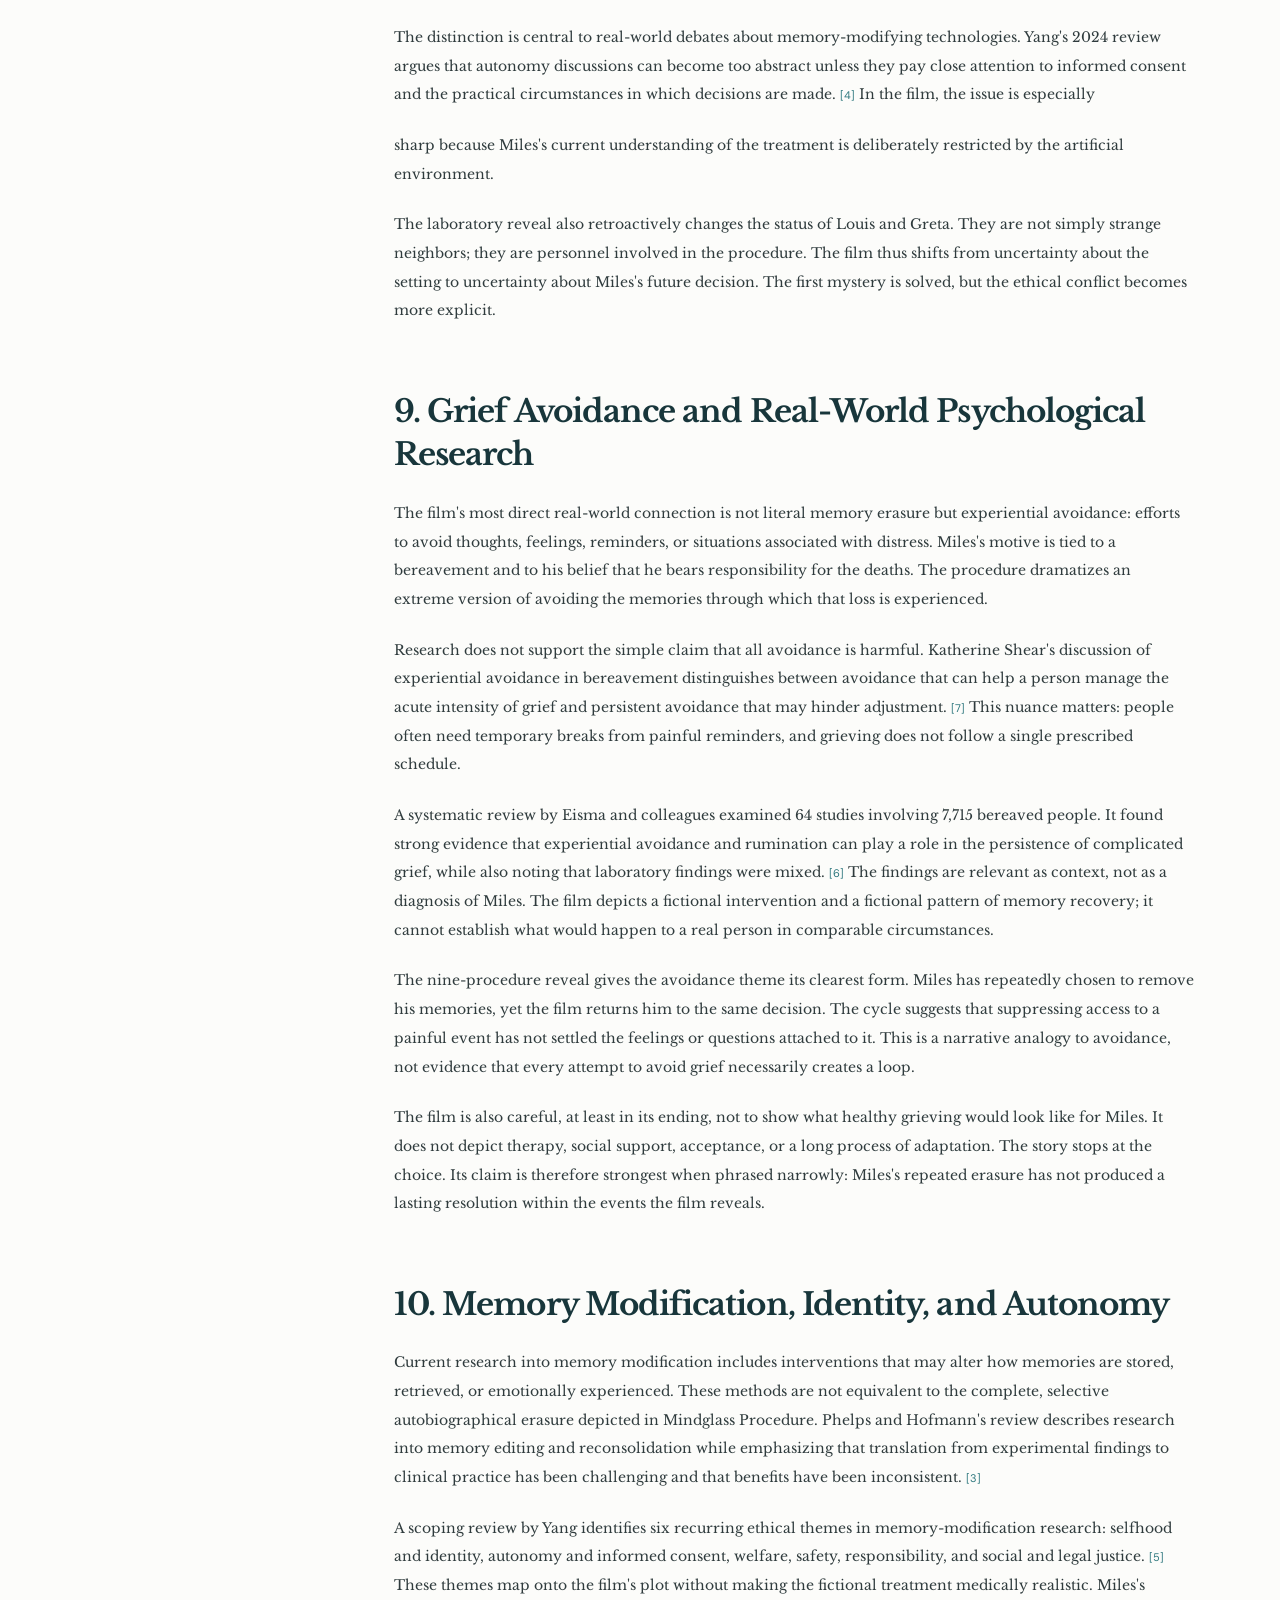
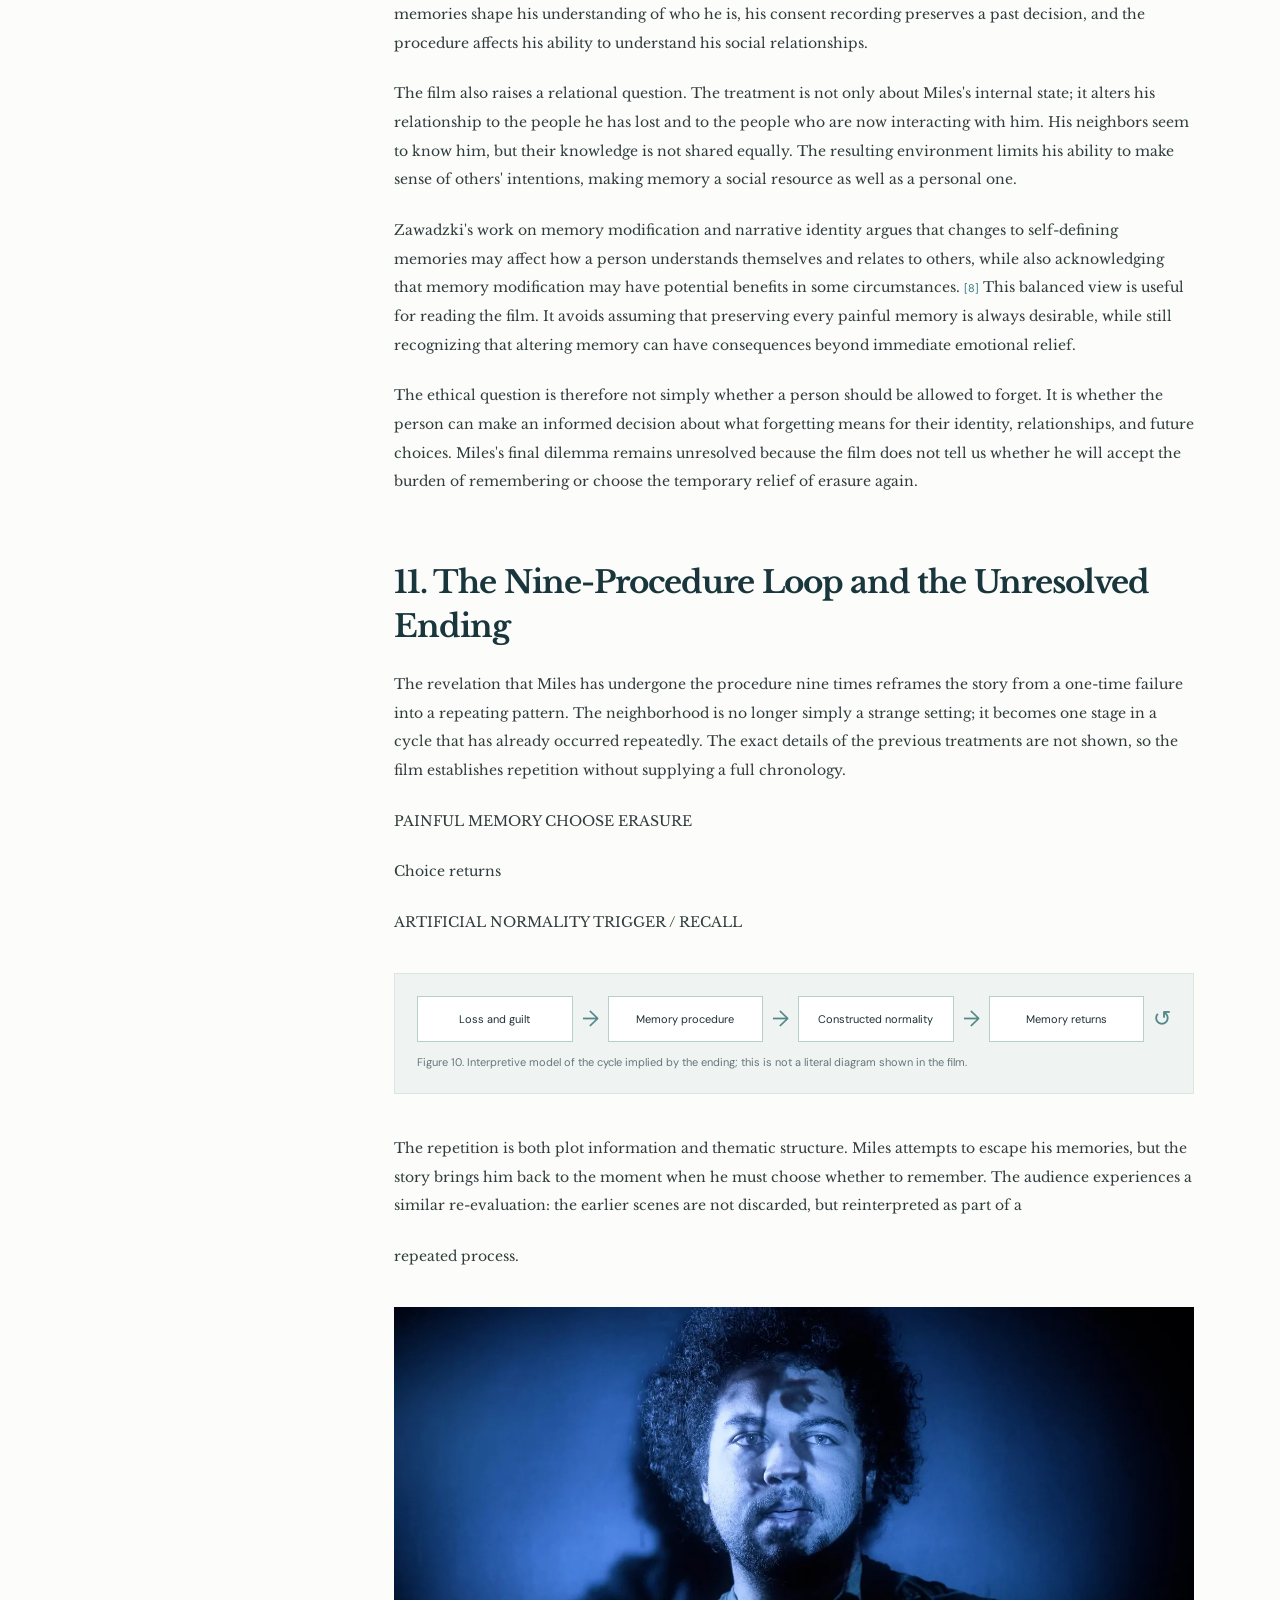
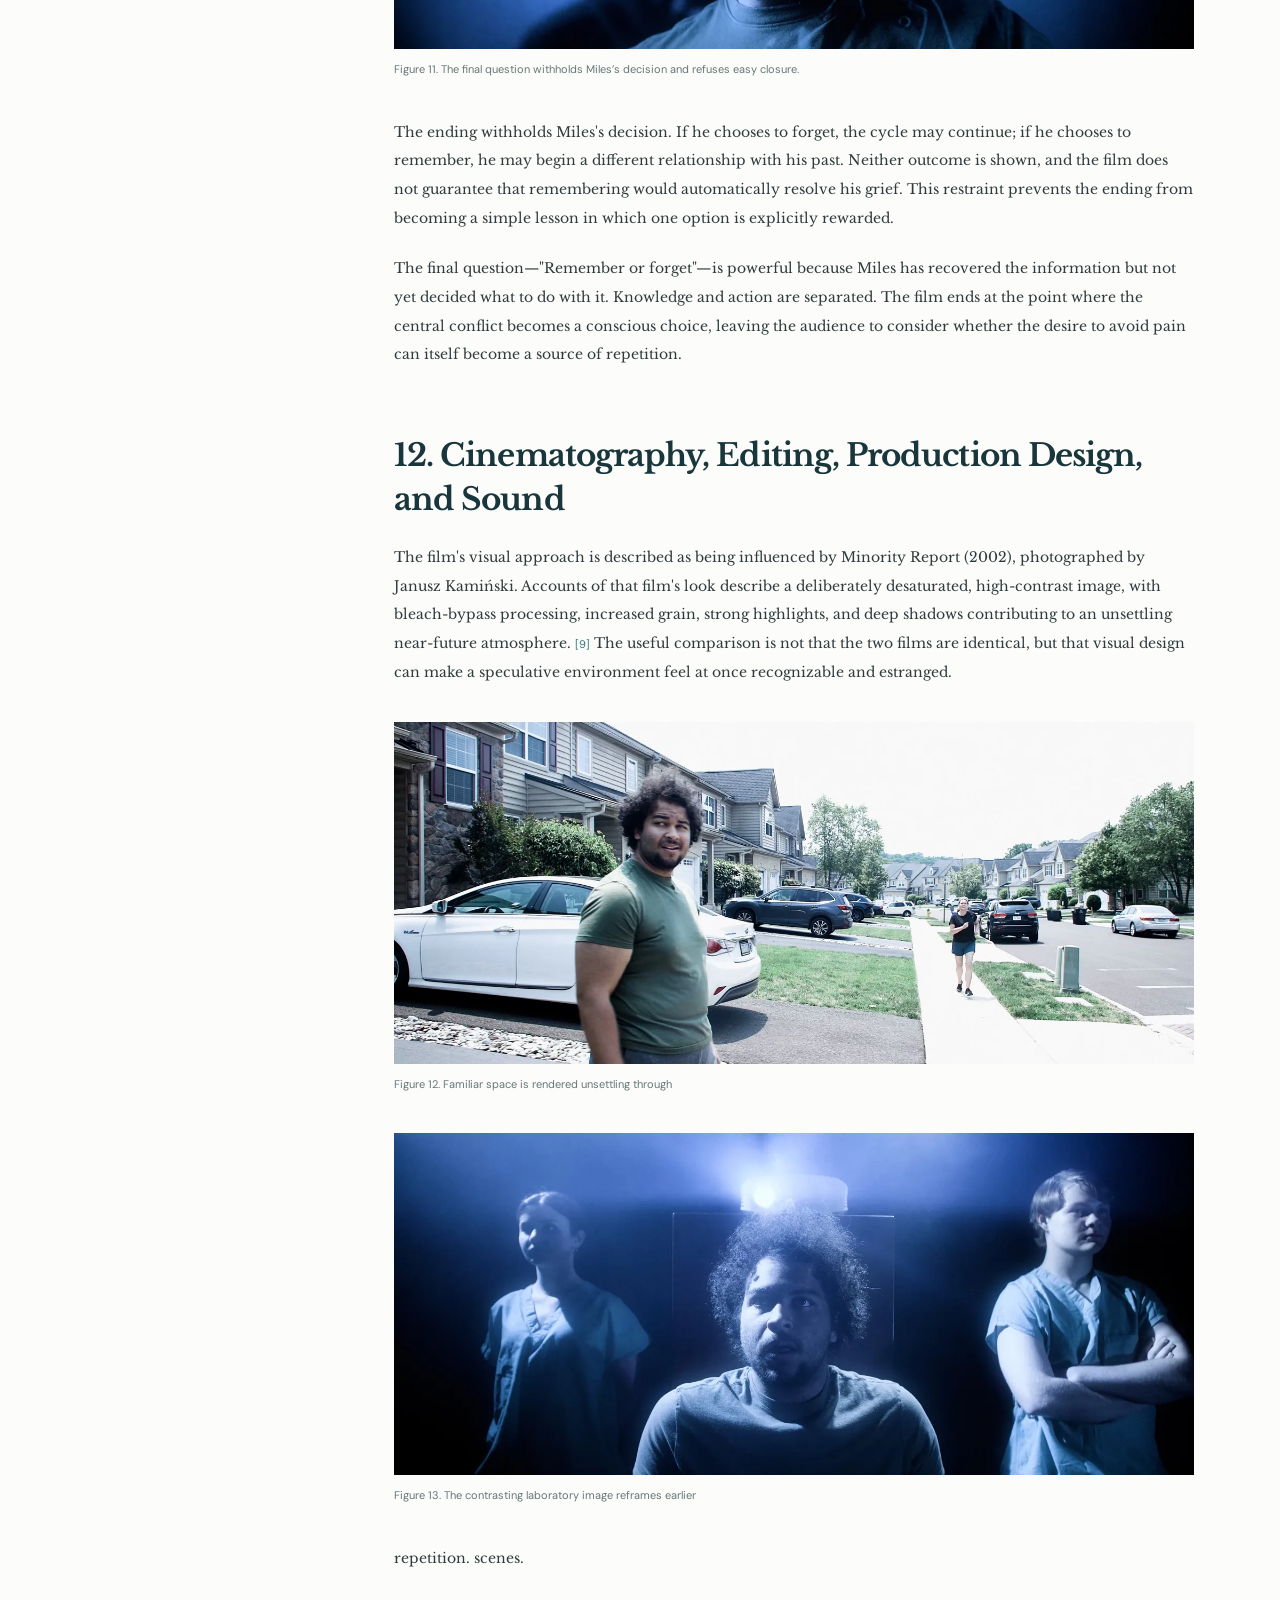
<file: mindglassprocedure/index.html>
<!DOCTYPE html>

<html lang="en"><head><meta charset="utf-8"/><meta content="width=device-width, initial-scale=1" name="viewport"/><meta content="A detailed critical analysis of Mindglass Procedure (2025), exploring memory, grief, cinematic symbolism, and the ethics of forgetting." name="description"/><meta content="index,follow" name="robots"/><meta content="Mindglass Procedure | Critical Film Analysis" property="og:title"/><meta content="Memory, grief, and the repetition of avoidance: a close reading of Mindglass Procedure (2025)." property="og:description"/><meta content="article" property="og:type"/><meta content="https://filmmicfoundations.github.io/mindglassprocedure/assets/mindglass-procedure-laboratory-reveal.webp" property="og:image"/><link href="https://filmmicfoundations.github.io/mindglassprocedure/" rel="canonical"/><title>Mindglass Procedure — A Critical Film Analysis</title><link href="style.css" rel="stylesheet"/><link href="../feed.xml" rel="alternate" title="Filmmic Foundations research updates" type="application/rss+xml"/><meta content="summary_large_image" name="twitter:card"/>
<script>try{(()=>{let s={};try{s=JSON.parse(localStorage.getItem("filmmic-foundations-settings")||"{}")||{}}catch(_){ }const t=s.theme||localStorage.getItem("filmmic-foundations-theme")||"light";document.documentElement.dataset.theme=t==="system"?(matchMedia("(prefers-color-scheme: dark)").matches?"dark":"light"):t})()}catch(_){}</script><link href="../assets/css/article.css?fix=popup-safe-20261021" rel="stylesheet"/><link href="../assets/css/site-header.css" rel="stylesheet"/><link href="../assets/css/publication.css" rel="stylesheet"/><link href="../assets/css/section-toolbar.css" rel="stylesheet"/><link href="../assets/css/print.css" media="print" rel="stylesheet"><link href="../assets/images/apple-touch-icon.png" rel="apple-touch-icon" sizes="180x180"/><link href="../assets/css/site-settings.css?v=teal-restored-20261024" rel="stylesheet"/><script defer="" src="../assets/js/site-settings.js?v=teal-restored-20261024"></script></link><link href="../assets/images/favicon-32.png" rel="icon" sizes="32x32" type="image/png"/><link href="../assets/images/favicon-192.png" rel="icon" sizes="192x192" type="image/png"/><link href="../favicon.ico" rel="icon" sizes="any" type="image/x-icon"/><link href="../favicon.svg" rel="icon" type="image/svg+xml"/><meta content="Filmmic Foundations" property="og:site_name"/><meta content="image/webp" property="og:image:type"/><meta content="https://filmmicfoundations.github.io/mindglassprocedure/assets/mindglass-procedure-laboratory-reveal.webp" name="twitter:image"/><meta content="Mindglass Procedure | Critical Film Analysis" name="twitter:title"/><meta content="Memory, grief, and the repetition of avoidance: a close reading of Mindglass Procedure (2025)." name="twitter:description"/><link href="../assets/css/dropdowns.css" rel="stylesheet"/><link rel="stylesheet" href="../assets/css/overlay-contract.css?v=20261021-audit"/><script id="ff-citation-data" type="application/json">{"mla":"“Mindglass Procedure: Memory, Grief, and the Repetition of Avoidance.” Filmmic Foundations, 19 Oct. 2026, https://filmmicfoundations.github.io/mindglassprocedure/","apa":"Filmmic Foundations. (2026, October 19). Mindglass Procedure: Memory, grief, and the repetition of avoidance. https://filmmicfoundations.github.io/mindglassprocedure/","chicago":"Filmmic Foundations. “Mindglass Procedure: Memory, Grief, and the Repetition of Avoidance.” October 19, 2026. https://filmmicfoundations.github.io/mindglassprocedure/","ieee":"Filmmic Foundations, “Mindglass Procedure: Memory, Grief, and the Repetition of Avoidance,” Oct. 19, 2026. [Online]. Available: https://filmmicfoundations.github.io/mindglassprocedure/"}</script><script id="ff-citation-html" type="application/json">{"mla":"“Mindglass Procedure: Memory, Grief, and the Repetition of Avoidance.” <em>Filmmic Foundations<\/em>, 19 Oct. 2026, https://filmmicfoundations.github.io/mindglassprocedure/","apa":"Filmmic Foundations. (2026, October 19). <em>Mindglass Procedure: Memory, grief, and the repetition of avoidance<\/em>. https://filmmicfoundations.github.io/mindglassprocedure/","chicago":"Filmmic Foundations. “Mindglass Procedure: Memory, Grief, and the Repetition of Avoidance.” October 19, 2026. https://filmmicfoundations.github.io/mindglassprocedure/","ieee":"Filmmic Foundations, “Mindglass Procedure: Memory, Grief, and the Repetition of Avoidance,” Oct. 19, 2026. [Online]. Available: https://filmmicfoundations.github.io/mindglassprocedure/"}</script><script id="ff-article-schema" type="application/ld+json">{"@context":"https://schema.org","@type":"ScholarlyArticle","headline":"Mindglass Procedure — critical short-film analysis","name":"Mindglass Procedure","description":"An evidence-led close reading of the 2025 short film Mindglass Procedure, examining grief, memory, cinematic symbolism, narrative construction, and autonomy.","abstract":"Mindglass Procedure examines the relationship between grief, autobiographical memory, and the temptation to escape painful experience. Through its recurring water imagery, fragmented opening montage, artificial neighborhood, and laboratory revelation, the film connects personal loss to questions of identity, autonomy, and the ethics of memory modification. This analysis considers how cinematography, editing, production design, and narrative repetition reinforce those concerns, while distinguishing the fictional procedure from real-world psychological research.","url":"https://filmmicfoundations.github.io/mindglassprocedure/","mainEntityOfPage":"https://filmmicfoundations.github.io/mindglassprocedure/","isAccessibleForFree":true,"inLanguage":"en","genre":"Film studies","author":{"@type":"Organization","name":"Filmmic Foundations","url":"https://filmmicfoundations.github.io/"},"publisher":{"@type":"Organization","name":"Filmmic Foundations","url":"https://filmmicfoundations.github.io/"},"keywords":["avoidance","cinematography","consent","editing","grief","identity","memory","production design","visual symbolism"],"datePublished":"2026-10-19","dateModified":"2026-10-19","about":{"@type":"Movie","name":"Mindglass Procedure","datePublished":"2025"},"image":"https://filmmicfoundations.github.io/mindglassprocedure/assets/mindglass-procedure-laboratory-reveal.webp"}</script><meta property="article:published_time" content="2026-10-19"><meta property="article:modified_time" content="2026-10-19"></head><body><a class="ff-skip-link" href="#abstract-and-scope">Skip to analysis</a>
<header class="topbar ff-site-header"><a class="brand ff-site-brand" href="../">FILMMIC <span>FOUNDATIONS</span></a><nav aria-label="Main navigation" class="site-nav site-nav-simple ff-site-nav"><a aria-label="Home" class="nav-link ff-home-link" href="../" title="Home"><svg aria-hidden="true" fill="none" stroke="currentColor" stroke-linecap="round" stroke-linejoin="round" stroke-width="1.8" viewbox="0 0 24 24"><path d="m3 10 9-7 9 7v10a1 1 0 0 1-1 1h-5v-7H9v7H4a1 1 0 0 1-1-1z"></path></svg></a><a class="nav-link" href="../#articles">Explore articles</a><a class="nav-link" href="../about/">About</a><button aria-controls="ff-settings-dialog" aria-haspopup="dialog" aria-label="Open settings" class="ff-settings-toggle" title="Reading preferences" type="button"><svg aria-hidden="true" fill="none" stroke="currentColor" stroke-linecap="round" stroke-linejoin="round" stroke-width="1.75" viewbox="0 0 24 24"><path d="M 8.2 5.42 L 10.03 4.66 L 9.46 2.53 L 14.54 2.53 L 13.97 4.66 L 15.8 5.42 L 17.37 6.63 L 18.93 5.07 L 21.47 9.46 L 19.34 10.03 L 19.6 12 L 19.34 13.97 L 21.47 14.54 L 18.93 18.93 L 17.37 17.37 L 15.8 18.58 L 13.97 19.34 L 14.54 21.47 L 9.46 21.47 L 10.03 19.34 L 8.2 18.58 L 6.63 17.37 L 5.07 18.93 L 2.53 14.54 L 4.66 13.97 L 4.4 12 L 4.66 10.03 L 2.53 9.46 L 5.07 5.07 L 6.63 6.63 Z"></path><circle cx="12" cy="12" r="3.1"></circle></svg></button></nav></header>
<nav aria-label="Article actions" class="article-toolbar ff-section-toolbar" id="article-toolbar"><div class="reading-tools"><a class="reading-tool" href="#abstract-and-scope">Read article</a><a class="reading-tool" href="#references-and-further-viewing">Sources</a><a class="reading-tool" href="#cite-this-article">Cite</a><a class="reading-tool" href="#watch">Watch film</a><a class="reading-tool" href="#suggested-articles">Suggested articles</a></div><div class="reading-tools-right"><button aria-label="Share this article" class="reading-tool ff-article-share" id="ff-share-article" type="button"><svg aria-hidden="true" viewbox="0 0 24 24"><path d="M13 5h6v6M19 5l-9 9M19 14v5H5V5h6"></path></svg><span>Share</span></button><details class="mobile-contents"><summary>In this paper</summary><div class="mobile-contents-list"><a href="#abstract-and-scope">Abstract and scope</a><a href="#1-the-film-as-a-primary-text">1. The Film as a Primary Text</a><a href="#2-the-opening-montage-fragmented-memory-and-time">2. The Opening Montage: Fragmented Memory and Time</a><a href="#3-the-photograph-evidence-outside-conscious-recall">3. The Photograph: Evidence Outside Conscious Recall</a><a href="#4-the-neighborhood-artificial-normality-and-surveillance">4. The Neighborhood: Artificial Normality and Surveillance</a><a href="#5-louis-greta-and-the-performance-of-care">5. Louis, Greta, and the Performance of Care</a><a href="#6-noah-s-name-and-the-return-of-context">6. Noah's Name and the Return of Context</a><a href="#7-water-the-hourglass-and-recurring-visual-motifs">7. Water, the Hourglass, and Recurring Visual Motifs</a><a href="#8-the-laboratory-the-recording-and-informed-consent">8. The Laboratory, the Recording, and Informed Consent</a><a href="#9-grief-avoidance-and-real-world-psychological-research">9. Grief Avoidance and Real-World Psychological Research</a><a href="#10-memory-modification-identity-and-autonomy">10. Memory Modification, Identity, and Autonomy</a><a href="#11-the-nine-procedure-loop-and-the-unresolved-ending">11. The Nine-Procedure Loop and the Unresolved Ending</a><a href="#12-cinematography-editing-production-design-and-sound">12. Cinematography, Editing, Production Design, and Sound</a><a href="#13-the-title-and-surname-as-compact-thematic-devices">13. The Title and Surname as Compact Thematic Devices</a><a href="#14-limitations-and-alternative-readings">14. Limitations and Alternative Readings</a><a href="#conclusion">Conclusion</a><a href="#15-production-context-and-recognition">15. Production Context and Recognition</a><a href="#suggested-articles">Suggested articles</a></div></details><a class="reading-pdf" href="Mindglass_Procedure_Critical_Film_Analysis.pdf" rel="noopener noreferrer" target="_blank">Download PDF <svg aria-hidden="true" class="ff-download-icon" viewbox="0 0 24 24"><path d="M12 3v12m-5-5 5 5 5-5M4 17v4h16v-4"></path></svg></a></div><span aria-hidden="true" class="ff-reading-progress"></span></nav>
<main id="top"><section class="hero"><div aria-label="A still from the laboratory scene in Mindglass Procedure" class="hero-image" role="img"></div><div class="hero-shade"></div><div class="hero-inner"><div class="eyebrow">INDEPENDENT FILM STUDIES · CRITICAL ANALYSIS · 2026</div><h1>MINDGLASS<br/><em>PROCEDURE</em></h1><p class="dek">Memory, Grief, and the Repetition of Avoidance</p><p class="hero-caption">A close reading of the 2025 short film by Kaiya Crowley and Dominic Venticinque</p><div class="hero-actions"><a class="primary" href="#abstract-and-scope">Read the analysis <span aria-hidden="true" class="css-arrow css-arrow-down"></span></a><a class="secondary ff-pdf-button" href="Mindglass_Procedure_Critical_Film_Analysis.pdf" rel="noopener noreferrer" target="_blank">Download PDF <svg aria-hidden="true" class="ff-download-icon" viewbox="0 0 24 24"><path d="M12 3v12m-5-5 5 5 5-5M4 17v4h16v-4"></path></svg></a></div></div></section>
<div class="paper-layout"><aside class="sidebar"><div class="sidebar-sticky"><div class="sidebar-label">IN THIS PAPER</div><div class="toc"><a href="#abstract-and-scope">Abstract and scope</a><a href="#1-the-film-as-a-primary-text">1. The Film as a Primary Text</a><a href="#2-the-opening-montage-fragmented-memory-and-time">2. The Opening Montage: Fragmented Memory and Time</a><a href="#3-the-photograph-evidence-outside-conscious-recall">3. The Photograph: Evidence Outside Conscious Recall</a><a href="#4-the-neighborhood-artificial-normality-and-surveillance">4. The Neighborhood: Artificial Normality and Surveillance</a><a href="#5-louis-greta-and-the-performance-of-care">5. Louis, Greta, and the Performance of Care</a><a href="#6-noah-s-name-and-the-return-of-context">6. Noah's Name and the Return of Context</a><a href="#7-water-the-hourglass-and-recurring-visual-motifs">7. Water, the Hourglass, and Recurring Visual Motifs</a><a href="#8-the-laboratory-the-recording-and-informed-consent">8. The Laboratory, the Recording, and Informed Consent</a><a href="#9-grief-avoidance-and-real-world-psychological-research">9. Grief Avoidance and Real-World Psychological Research</a><a href="#10-memory-modification-identity-and-autonomy">10. Memory Modification, Identity, and Autonomy</a><a href="#11-the-nine-procedure-loop-and-the-unresolved-ending">11. The Nine-Procedure Loop and the Unresolved Ending</a><a href="#12-cinematography-editing-production-design-and-sound">12. Cinematography, Editing, Production Design, and Sound</a><a href="#13-the-title-and-surname-as-compact-thematic-devices">13. The Title and Surname as Compact Thematic Devices</a><a href="#14-limitations-and-alternative-readings">14. Limitations and Alternative Readings</a><a href="#conclusion">Conclusion</a><a href="#15-production-context-and-recognition">15. Production Context and Recognition</a><a href="#suggested-articles">Suggested articles</a></div><div class="sidebar-note">The full article is reproduced from the illustrated research PDF. <a href="Mindglass_Procedure_Critical_Film_Analysis.pdf" rel="noopener noreferrer" target="_blank">Download the original layout →</a></div></div></aside><article class="article"><!-- ARTICLE META START -->
<div class="ff-publication-meta" aria-label="Publication information"><span><strong>Published</strong> <time datetime="2026-10-19">October 19, 2026</time></span><span><strong>Reading time</strong> 25 min</span><span><strong>Research</strong> Filmmic Foundations</span><span><strong>Film</strong> 2025</span></div>
<!-- ARTICLE META END --><div class="article-meta"><span>FILM ANALYSIS</span><span>APPROX. 5-MINUTE SHORT FILM</span><span>2025</span></div><div class="article-intro"><p>This article examines the narrative and visual language of <cite>Mindglass Procedure</cite>, focusing on grief, memory modification, identity, and the ethics of forgetting.</p></div><h2 id="abstract-and-scope">Abstract and scope</h2>
<p>Mindglass Procedure follows Miles Tegrof, who undergoes a fictional memory-erasure treatment after the drowning deaths of his wife and son, Noah. The film places him in a meticulously ordinary suburban environment populated by people who behave like neighbors while covertly testing his recollection. A photograph, a recurring phrase about water, and a child's mention of Noah destabilize the constructed reality; a laboratory recording then restores the context of Miles's loss. The revelation that he has undergone the treatment nine times turns the story into a cycle of attempted forgetting and renewed confrontation. This paper argues that the film's strongest idea is not simply that memories return, but that removing access to a painful memory does not itself settle the circumstances, guilt, or identity bound up with it. The analysis combines close reading of the film's reported scenes with research on memory modification, grief avoidance, autonomy, and visual storytelling. It treats the fictional procedure as a narrative device—not as a representation of an established clinical treatment—and distinguishes observable events from interpretation.</p>
<p>Method: The film is the primary text. IMDb and Vimeo are supporting public sources, while academic research supplies conceptual context. Film stills are drawn from the filmmakers’ supplied frames; the diagrams are original analytical illustrations.</p>
<h2 id="1-the-film-as-a-primary-text">1. The Film as a Primary Text</h2>
<p>Mindglass Procedure is listed as a 2025 short of approximately five minutes, directed and written by Kaiya Crowley and Dominic Venticinque. Its listed genres are drama, mystery, science fiction, and short film. The public listing describes Miles Tegrof waking in a strange but familiar neighborhood and rediscovering memories of his past. <a class="cite" href="#ref-1">[1]</a> A public Vimeo trailer also exists under the title Mindglass Procedure Trailer. <a class="cite" href="#ref-2">[2]</a> These materials establish the work's identity and the existence of public promotional media, but they do not replace the film itself as the primary source.</p>
<p>The paper's close reading follows the sequence described in the film: an abstract montage of water, an hourglass, family fragments, and a reaching hand; Miles waking and finding a photograph; strange encounters in an identical neighborhood; the conversation with Louis and Greta; Susie's mention of Noah; the laboratory and consent recording; and the final choice between remembering and forgetting. The film's own events are treated as evidence for interpretations, while external research is used only to clarify why those narrative choices may resonate with real-world debates.</p>
<p>This distinction matters. The fictional treatment is called neuromotive decoupling therapy within the story, but the existence of research into memory reconsolidation or memory modification does not mean that a real procedure can selectively erase a person's autobiographical history in the way depicted. The real-world connection is ethical and conceptual: how might changing a memory affect identity, agency, well-being, and relationships?</p>
<h2 id="2-the-opening-montage-fragmented-memory-and-time">2. The Opening Montage: Fragmented Memory and Time</h2>
<p>The film begins with a montage rather than a complete flashback. Rippling water, an hourglass, faint images of Miles's wife and son, and a reaching hand appear as disconnected fragments. The viewer is given signs of a family tragedy before receiving enough information to reconstruct it. The sequence therefore makes the audience experience a form of partial knowledge: the images are legible as emotionally connected, but their precise order and meaning remain uncertain.</p>
<figure><button aria-label="Enlarge image: Film still from Mindglass Procedure, figure 1" class="article-image-open" type="button"><img height="641" width="1500" alt="Film still from Mindglass Procedure, figure 1" decoding="async" loading="lazy" sizes="(max-width: 700px) 100vw, 850px" src="assets/mindglass-procedure-opening-water-montage.webp" srcset="assets/mindglass-procedure-opening-water-montage-640.webp 640w, assets/mindglass-procedure-opening-water-montage.webp 1500w"/><span aria-hidden="true" class="image-zoom-hint">Enlarge</span></button><figcaption>Figure 1. Water appears as an incomplete memory fragment.</figcaption></figure>
<figure><button aria-label="Enlarge image: Film still from Mindglass Procedure, figure 2" class="article-image-open" type="button"><img height="641" width="1500" alt="Film still from Mindglass Procedure, figure 2" decoding="async" loading="lazy" sizes="(max-width: 700px) 100vw, 850px" src="assets/mindglass-procedure-opening-hourglass.webp" srcset="assets/mindglass-procedure-opening-hourglass-640.webp 640w, assets/mindglass-procedure-opening-hourglass.webp 1500w"/><span aria-hidden="true" class="image-zoom-hint">Enlarge</span></button><figcaption>Figure 2. The hourglass visualizes passing time.</figcaption></figure>
<p>This is a narrative strategy as much as a visual one. The montage delays explanation and makes later scenes retroactively revise the opening. The phrase about the water, the torn photograph, and Noah's name all return to information that has already appeared in incomplete form. The audience does not merely receive new facts; it reinterprets earlier facts as the story supplies context. In a short film, this kind of visual economy is especially useful because a small number of recurring images can carry information across multiple scenes.</p>
<p>The reaching hand remains ambiguous. It may suggest attempted contact, a struggle, or an effort to reach another person, but the film's described events do not establish a single definitive meaning. Its strongest function is to embody a fragment whose emotional importance is apparent before its factual context is known. Keeping that ambiguity intact is more accurate than assigning the hand a precise action the film does not confirm.</p>
<p>The hourglass introduces the passage of time in a literal, visible form. Its contents move gradually through a narrow opening, suggesting both duration and limitation. Placed beside images of the family, it can be read as a reminder that time has passed without erasing the past. The later revelation of nine procedures also allows the hourglass to acquire a cyclical resonance: Miles repeatedly reaches the same decision rather than progressing toward a lasting resolution.</p>
<h2 id="3-the-photograph-evidence-outside-conscious-recall">3. The Photograph: Evidence Outside Conscious Recall</h2>
<p>The photograph falling from the kitchen cabinet is the first physical contradiction in Miles's apparently ordinary morning. It shows him with a woman and a child, but their faces have been torn out. The object is both evidence of a past relationship and an obstruction to recognizing it. The photograph preserves the family arrangement while withholding the most immediate identifying details.</p>
<figure><button aria-label="Enlarge image: Film still from Mindglass Procedure, figure 3" class="article-image-open" type="button"><img height="641" width="1500" alt="Film still from Mindglass Procedure, figure 3" decoding="async" loading="lazy" sizes="(max-width: 700px) 100vw, 850px" src="assets/mindglass-procedure-torn-family-photograph.webp" srcset="assets/mindglass-procedure-torn-family-photograph-640.webp 640w, assets/mindglass-procedure-torn-family-photograph.webp 1500w"/><span aria-hidden="true" class="image-zoom-hint">Enlarge</span></button><figcaption>Figure 3. The damaged family photograph preserves evidence of a relationship while obscuring identity.</figcaption></figure>
<p>Unlike the montage, the photograph is located in the present environment. It can be touched, examined, and kept even when Miles cannot explain it. This creates a distinction between the existence of evidence and the ability to interpret that evidence. The procedure may have changed Miles's conscious access to his history, but the photograph survives as a material trace of the life he is attempting to forget.</p>
<p>The torn faces invite a further interpretation: the image has been physically altered in a way that resembles the treatment's intended psychological effect. The faces are removed, but the rest of the photograph remains. That partial erasure mirrors the film's larger premise, in which the past is not eliminated from the world so much as made inaccessible to Miles. It is possible to infer that Miles himself tore the faces out before the procedure, but this remains an inference rather than an explicitly confirmed fact.</p>
<p>The photograph also foreshadows the procedure's limits. A controlled environment can be designed to feel ordinary, but it cannot guarantee that all traces of the former life have disappeared. The film uses a familiar domestic object—not a futuristic device—to introduce the first crack in the artificial reality. This makes the speculative premise legible through a small, concrete detail.</p>
<h2 id="4-the-neighborhood-artificial-normality-and-surveillance">4. The Neighborhood: Artificial Normality and Surveillance</h2>
<p>The neighborhood is constructed from recognizable suburban elements: houses, lawns, a jogger, neighbors, and children playing outside. Its unease comes not from an obviously fantastic appearance but from its excessive sameness and the residents' oddly timed behavior. When the children shout, "He's awake!", the line suggests that Miles's waking is an anticipated event rather than a private, ordinary moment.</p>
<figure><button aria-label="Enlarge image: Film still from Mindglass Procedure, figure 4" class="article-image-open" type="button"><img height="641" width="1500" alt="Film still from Mindglass Procedure, figure 4" decoding="async" loading="lazy" sizes="(max-width: 700px) 100vw, 850px" src="assets/mindglass-procedure-artificial-suburban-neighborhood.webp" srcset="assets/mindglass-procedure-artificial-suburban-neighborhood-640.webp 640w, assets/mindglass-procedure-artificial-suburban-neighborhood.webp 1500w"/><span aria-hidden="true" class="image-zoom-hint">Enlarge</span></button><figcaption>Figure 4. Repeated suburban architecture makes the apparently ordinary environment feel staged.</figcaption></figure>
<p>The woman jogging asks whether Miles is feeling better, then leaves before he can answer. Another neighbor describes a dream in which his family was gone and asks Miles whether he has had strange dreams. Each encounter seems plausible in isolation, but together they create a pattern: the residents ask questions that appear to probe Miles's emotional state and memory, then withdraw before a normal conversation can develop.</p>
<p>THE NEIGHBORHOOD THE LABORATORY</p>
<p>Ordinary houses and lawns Medical setting becomes visible</p>
<p>Neighbors act as familiar people Consent recording restores context</p>
<p>Memory tested through conversation Procedure and repetition revealed</p>
<figure class="diagram"><div class="diagram-row"><div><b>THE NEIGHBORHOOD</b><span>Familiar domestic setting</span><span>Scripted interactions</span><span>Apparent safety</span></div><span class="diagram-arrow">↔</span><div><b>THE LABORATORY</b><span>Clinical setting</span><span>Recorded consent</span><span>Visible control</span></div></div><figcaption>Figure 5. Original analytical diagram contrasting the two primary environments and their narrative functions.</figcaption></figure>
<p>Once the laboratory scene reveals the procedure's structure, the neighborhood can be understood as an environment of covert observation. The residents are actors, and their social interactions double as tests. The film's suspense therefore arises from a mismatch in knowledge. Miles believes he is moving through an ordinary community; the audience gradually suspects that the community is organized around a hidden purpose.</p>
<p>This can be read as a form of soft surveillance. Rather than using visible cameras or overt interrogation, the environment gathers information through apparently casual social contact. The technique is dramatically effective because the people do not need to threaten Miles to unsettle him. Their familiarity, evasiveness, and repeated questions are enough to make the ordinary setting feel staged.</p>
<h2 id="5-louis-greta-and-the-performance-of-care">5. Louis, Greta, and the Performance of Care</h2>
<p>Louis and Greta provide the longest social interaction in the neighborhood. They invite Miles to sit with them, and the three children are nearby, creating the appearance of a relaxed gathering. Their manner is familiar, but their questions leave Miles increasingly unsure of his place in the community. The scene combines hospitality with assessment: Miles is welcomed into a conversation that also tests what he remembers.</p>
<figure><button aria-label="Enlarge image: Film still from Mindglass Procedure, figure 6" class="article-image-open" type="button"><img height="641" width="1500" alt="Film still from Mindglass Procedure, figure 6" decoding="async" loading="lazy" sizes="(max-width: 700px) 100vw, 850px" src="assets/mindglass-procedure-miles-with-louis-and-greta.webp" srcset="assets/mindglass-procedure-miles-with-louis-and-greta-640.webp 640w, assets/mindglass-procedure-miles-with-louis-and-greta.webp 1500w"/><span aria-hidden="true" class="image-zoom-hint">Enlarge</span></button><figcaption>Figure 6. Louis and Greta’s neighborly interaction doubles as an assessment of Miles’s memory.</figcaption></figure>
<p>Greta's line, "It's alright to forget the little things," initially sounds reassuring. In the context of the procedure, however, it acquires a second meaning. The line makes forgetting sound casual and manageable, even as the story concerns the removal of memories tied to a major personal loss. The contrast between the calm delivery and the stakes of the situation contributes to the scene's unease.</p>
<p>Louis's remark, "the water's great," works as a callback to Miles's earlier encouragement for his wife and son to enter the water. The words appear harmless within the neighborhood, but the opening montage gives them an association the audience can recognize. This is a compact example of how a repeated line can carry information without a character explaining it. The line connects the artificial present to the buried memory and lets the viewer register a connection before Miles does.</p>
<p>The scene also shows how the constructed reality depends on performance. Louis and Greta must behave like ordinary neighbors while trying to determine whether the procedure has worked. Their apparent concern is therefore complicated by their concealed purpose. The film does not require the audience to conclude that every gesture is insincere; rather, it presents a situation in which care and control are difficult to separate because Miles does not know what the interaction is for.</p>
<h2 id="6-noah-s-name-and-the-return-of-context">6. Noah's Name and the Return of Context</h2>
<p>Susie's question, "Like Noah?", breaks the conversation's careful rhythm. Until this moment, Miles has encountered clues without a stable explanation. The name supplies a specific point of recognition and begins to reconnect him with the family whose faces were removed from the photograph.</p>
<figure><button aria-label="Enlarge image: Film still from Mindglass Procedure, figure 7" class="article-image-open" type="button"><img height="641" width="1500" alt="Film still from Mindglass Procedure, figure 7" decoding="async" loading="lazy" sizes="(max-width: 700px) 100vw, 850px" src="assets/mindglass-procedure-miles-remembers-noah.webp" srcset="assets/mindglass-procedure-miles-remembers-noah-640.webp 640w, assets/mindglass-procedure-miles-remembers-noah.webp 1500w"/><span aria-hidden="true" class="image-zoom-hint">Enlarge</span></button><figcaption>Figure 7. Noah’s name reconnects Miles with information the procedure has obscured.</figcaption></figure>
<p>Greta's immediate distress and decision to send the children away confirm that the name has crossed a boundary. The adults may be able to guide the conversation, but they cannot undo the information that has already reached Miles. The child's unscripted-seeming remark exposes the fragility of the controlled environment: one unexpected word can undo the performance on which the procedure depends.</p>
<p>The film's trigger is not a deliberate search for the past. Miles does not sit down to reconstruct his memories; another person names someone important to him. This gives the scene a different dramatic shape from a conventional detective revelation. The information arrives through an ordinary conversation and changes the meaning of everything around it.</p>
<p>The moment should not be treated as a scientific demonstration that autobiographical memory necessarily returns through a single name or cue. The procedure is fictional and the scene is written for dramatic clarity. As storytelling, however, it presents memory as connected to people, language, objects, and context—not merely as a file that can be permanently deleted.</p>
<h2 id="7-water-the-hourglass-and-recurring-visual-motifs">7. Water, the Hourglass, and Recurring Visual Motifs</h2>
<p>Water links the film's opening, its central conversation, and its final explanation of the family's deaths. At first, it appears as a visual fragment. Later, the phrase "the water's great" recalls the opening. Finally, the consent recording establishes the drowning as the event Miles associates with his guilt. The motif gains meaning through repetition, not through a single explanatory speech.</p>
<p>The water image carries a double association. It belongs to the ordinary physical world, but in Miles's history it is connected to irreversible loss. When Louis repeats the phrase, the neighborhood's casual tone collides</p>
<p>with the memory's emotional context. The same words can sound neutral or painful depending on what the listener knows.</p>
<p>The hourglass and the water also form a useful visual pair. Both are fluid or moving substances contained by a frame: water is shaped by its surroundings, while sand passes through a narrow opening. As interpretive motifs, they suggest the tension between what is contained, what escapes, and what continues moving despite attempts to control it. The film does not explicitly state this symbolism, so it should be understood as a reading of the images rather than an established production explanation.</p>
<p>The recurring reaching hand remains less determinate. It can be associated with contact or rescue, but the story does not provide enough detail to identify exactly whose hand it is or what action it represents. Its ambiguity is consistent with the montage's larger function: the audience sees a meaningful fragment before it can assign the fragment a fixed place in the event.</p>
<h2 id="8-the-laboratory-the-recording-and-informed-consent">8. The Laboratory, the Recording, and Informed Consent</h2>
<p>After Miles remembers Noah, Louis and Greta restrain him, and he wakes in a dark laboratory. The change of setting makes visible what the neighborhood concealed. The houses and lawns are replaced by a medical environment, and the interactions that seemed like awkward social encounters become understandable as part of a procedure.</p>
<figure><button aria-label="Enlarge image: Film still from Mindglass Procedure, figure 8" class="article-image-open" type="button"><img height="641" width="1500" alt="Film still from Mindglass Procedure, figure 8" decoding="async" loading="lazy" sizes="(max-width: 700px) 100vw, 850px" src="assets/mindglass-procedure-laboratory-reveal.webp" srcset="assets/mindglass-procedure-laboratory-reveal-640.webp 640w, assets/mindglass-procedure-laboratory-reveal.webp 1500w"/><span aria-hidden="true" class="image-zoom-hint">Enlarge</span></button><figcaption>Figure 8. The laboratory makes the medical context visible.</figcaption></figure>
<figure><button aria-label="Enlarge image: Film still from Mindglass Procedure, figure 9" class="article-image-open" type="button"><img height="641" width="1500" alt="Film still from Mindglass Procedure, figure 9" decoding="async" loading="lazy" sizes="(max-width: 700px) 100vw, 850px" src="assets/mindglass-procedure-miles-consent-recording.webp" srcset="assets/mindglass-procedure-miles-consent-recording-640.webp 640w, assets/mindglass-procedure-miles-consent-recording.webp 1500w"/><span aria-hidden="true" class="image-zoom-hint">Enlarge</span></button><figcaption>Figure 9. The recording preserves Miles’s prior account and</figcaption></figure>
<p>consent. The projector plays Miles's earlier consent recording. This is a particularly effective narrative device because the explanation comes from Miles himself. The recorded version of Miles describes the drowning and his sense of responsibility, while the present Miles must confront a history he had chosen to remove from his awareness. The</p>
<p>recording places two versions of the same person in direct relation: one who knew the past and one who has temporarily lost access to it.</p>
<p>The scene raises a question about consent over time. A prior decision may have been made voluntarily, but does that decision settle every later question if the treatment changes the person's ability to remember why they consented? The film does not provide a legal or clinical answer. It dramatizes the ethical problem by showing that the recording can document a past decision but cannot make the current decision for Miles.</p>
<p>The distinction is central to real-world debates about memory-modifying technologies. Yang's 2024 review argues that autonomy discussions can become too abstract unless they pay close attention to informed consent and the practical circumstances in which decisions are made. <a class="cite" href="#ref-4">[4]</a> In the film, the issue is especially</p>
<p>sharp because Miles's current understanding of the treatment is deliberately restricted by the artificial environment.</p>
<p>The laboratory reveal also retroactively changes the status of Louis and Greta. They are not simply strange neighbors; they are personnel involved in the procedure. The film thus shifts from uncertainty about the setting to uncertainty about Miles's future decision. The first mystery is solved, but the ethical conflict becomes more explicit.</p>
<h2 id="9-grief-avoidance-and-real-world-psychological-research">9. Grief Avoidance and Real-World Psychological Research</h2>
<p>The film's most direct real-world connection is not literal memory erasure but experiential avoidance: efforts to avoid thoughts, feelings, reminders, or situations associated with distress. Miles's motive is tied to a bereavement and to his belief that he bears responsibility for the deaths. The procedure dramatizes an extreme version of avoiding the memories through which that loss is experienced.</p>
<p>Research does not support the simple claim that all avoidance is harmful. Katherine Shear's discussion of experiential avoidance in bereavement distinguishes between avoidance that can help a person manage the acute intensity of grief and persistent avoidance that may hinder adjustment. <a class="cite" href="#ref-7">[7]</a> This nuance matters: people often need temporary breaks from painful reminders, and grieving does not follow a single prescribed schedule.</p>
<p>A systematic review by Eisma and colleagues examined 64 studies involving 7,715 bereaved people. It found strong evidence that experiential avoidance and rumination can play a role in the persistence of complicated grief, while also noting that laboratory findings were mixed. <a class="cite" href="#ref-6">[6]</a> The findings are relevant as context, not as a diagnosis of Miles. The film depicts a fictional intervention and a fictional pattern of memory recovery; it cannot establish what would happen to a real person in comparable circumstances.</p>
<p>The nine-procedure reveal gives the avoidance theme its clearest form. Miles has repeatedly chosen to remove his memories, yet the film returns him to the same decision. The cycle suggests that suppressing access to a painful event has not settled the feelings or questions attached to it. This is a narrative analogy to avoidance, not evidence that every attempt to avoid grief necessarily creates a loop.</p>
<p>The film is also careful, at least in its ending, not to show what healthy grieving would look like for Miles. It does not depict therapy, social support, acceptance, or a long process of adaptation. The story stops at the choice. Its claim is therefore strongest when phrased narrowly: Miles's repeated erasure has not produced a lasting resolution within the events the film reveals.</p>
<h2 id="10-memory-modification-identity-and-autonomy">10. Memory Modification, Identity, and Autonomy</h2>
<p>Current research into memory modification includes interventions that may alter how memories are stored, retrieved, or emotionally experienced. These methods are not equivalent to the complete, selective autobiographical erasure depicted in Mindglass Procedure. Phelps and Hofmann's review describes research into memory editing and reconsolidation while emphasizing that translation from experimental findings to clinical practice has been challenging and that benefits have been inconsistent. <a class="cite" href="#ref-3">[3]</a></p>
<p>A scoping review by Yang identifies six recurring ethical themes in memory-modification research: selfhood and identity, autonomy and informed consent, welfare, safety, responsibility, and social and legal justice. <a class="cite" href="#ref-5">[5]</a> These themes map onto the film's plot without making the fictional treatment medically realistic. Miles's memories shape his understanding of who he is, his consent recording preserves a past decision, and the procedure affects his ability to understand his social relationships.</p>
<p>The film also raises a relational question. The treatment is not only about Miles's internal state; it alters his relationship to the people he has lost and to the people who are now interacting with him. His neighbors seem to know him, but their knowledge is not shared equally. The resulting environment limits his ability to make sense of others' intentions, making memory a social resource as well as a personal one.</p>
<p>Zawadzki's work on memory modification and narrative identity argues that changes to self-defining memories may affect how a person understands themselves and relates to others, while also acknowledging that memory modification may have potential benefits in some circumstances. <a class="cite" href="#ref-8">[8]</a> This balanced view is useful for reading the film. It avoids assuming that preserving every painful memory is always desirable, while still recognizing that altering memory can have consequences beyond immediate emotional relief.</p>
<p>The ethical question is therefore not simply whether a person should be allowed to forget. It is whether the person can make an informed decision about what forgetting means for their identity, relationships, and future choices. Miles's final dilemma remains unresolved because the film does not tell us whether he will accept the burden of remembering or choose the temporary relief of erasure again.</p>
<h2 id="11-the-nine-procedure-loop-and-the-unresolved-ending">11. The Nine-Procedure Loop and the Unresolved Ending</h2>
<p>The revelation that Miles has undergone the procedure nine times reframes the story from a one-time failure into a repeating pattern. The neighborhood is no longer simply a strange setting; it becomes one stage in a cycle that has already occurred repeatedly. The exact details of the previous treatments are not shown, so the film establishes repetition without supplying a full chronology.</p>
<p>PAINFUL MEMORY CHOOSE ERASURE</p>
<p>Choice returns</p>
<p>ARTIFICIAL NORMALITY TRIGGER / RECALL</p>
<figure class="diagram"><div class="cycle"><span>Loss and guilt</span><i>→</i><span>Memory procedure</span><i>→</i><span>Constructed normality</span><i>→</i><span>Memory returns</span><i>↺</i></div><figcaption>Figure 10. Interpretive model of the cycle implied by the ending; this is not a literal diagram shown in the film.</figcaption></figure>
<p>The repetition is both plot information and thematic structure. Miles attempts to escape his memories, but the story brings him back to the moment when he must choose whether to remember. The audience experiences a similar re-evaluation: the earlier scenes are not discarded, but reinterpreted as part of a</p>
<p>repeated process.</p>
<figure><button aria-label="Enlarge image: Film still from Mindglass Procedure, figure 11" class="article-image-open" type="button"><img height="641" width="1500" alt="Film still from Mindglass Procedure, figure 11" decoding="async" loading="lazy" sizes="(max-width: 700px) 100vw, 850px" src="assets/mindglass-procedure-remember-or-forget-ending.webp" srcset="assets/mindglass-procedure-remember-or-forget-ending-640.webp 640w, assets/mindglass-procedure-remember-or-forget-ending.webp 1500w"/><span aria-hidden="true" class="image-zoom-hint">Enlarge</span></button><figcaption>Figure 11. The final question withholds Miles’s decision and refuses easy closure.</figcaption></figure>
<p>The ending withholds Miles's decision. If he chooses to forget, the cycle may continue; if he chooses to remember, he may begin a different relationship with his past. Neither outcome is shown, and the film does not guarantee that remembering would automatically resolve his grief. This restraint prevents the ending from becoming a simple lesson in which one option is explicitly rewarded.</p>
<p>The final question—"Remember or forget"—is powerful because Miles has recovered the information but not yet decided what to do with it. Knowledge and action are separated. The film ends at the point where the central conflict becomes a conscious choice, leaving the audience to consider whether the desire to avoid pain can itself become a source of repetition.</p>
<h2 id="12-cinematography-editing-production-design-and-sound">12. Cinematography, Editing, Production Design, and Sound</h2>
<p>The film's visual approach is described as being influenced by Minority Report (2002), photographed by Janusz Kamiński. Accounts of that film's look describe a deliberately desaturated, high-contrast image, with bleach-bypass processing, increased grain, strong highlights, and deep shadows contributing to an unsettling near-future atmosphere. <a class="cite" href="#ref-9">[9]</a> The useful comparison is not that the two films are identical, but that visual design can make a speculative environment feel at once recognizable and estranged.</p>
<figure><button aria-label="Enlarge image: Film still from Mindglass Procedure, figure 12" class="article-image-open" type="button"><img height="641" width="1500" alt="Film still from Mindglass Procedure, figure 12" decoding="async" loading="lazy" sizes="(max-width: 700px) 100vw, 850px" src="assets/mindglass-procedure-artificial-suburban-neighborhood.webp" srcset="assets/mindglass-procedure-artificial-suburban-neighborhood-640.webp 640w, assets/mindglass-procedure-artificial-suburban-neighborhood.webp 1500w"/><span aria-hidden="true" class="image-zoom-hint">Enlarge</span></button><figcaption>Figure 12. Familiar space is rendered unsettling through</figcaption></figure>
<figure><button aria-label="Enlarge image: Film still from Mindglass Procedure, figure 13" class="article-image-open" type="button"><img height="641" width="1500" alt="Film still from Mindglass Procedure, figure 13" decoding="async" loading="lazy" sizes="(max-width: 700px) 100vw, 850px" src="assets/mindglass-procedure-laboratory-reveal.webp" srcset="assets/mindglass-procedure-laboratory-reveal-640.webp 640w, assets/mindglass-procedure-laboratory-reveal.webp 1500w"/><span aria-hidden="true" class="image-zoom-hint">Enlarge</span></button><figcaption>Figure 13. The contrasting laboratory image reframes earlier</figcaption></figure>
<p>repetition. scenes.</p>
<p>In Mindglass Procedure, the neighborhood's apparent normality is part of the story's deception. Identical homes, maintained lawns, and ordinary domestic activities initially suggest stability. The repeated patterns and strange interactions gradually make the same environment feel artificial. Production design therefore carries narrative information: the setting appears to be a community, but it behaves like a controlled system.</p>
<p>The shift to the dark laboratory provides a visual contrast that supports the reveal. Where the neighborhood conceals the procedure behind a familiar social surface, the laboratory makes the medical context visible. The contrast can be understood as a shift from performance to explanation. The change in space helps the viewer reclassify the earlier scenes without requiring a lengthy verbal explanation.</p>
<p>The opening montage relies on editing to withhold context. Short fragments appear before the viewer can assemble them into a stable account. The later water callback uses a different form of repetition: rather than repeating an image, the film repeats a phrase, allowing dialogue to trigger recognition. Both techniques invite the audience to participate in the reconstruction of the story.</p>
<p>The photograph and consent recording serve as contrasting props. The photograph is incomplete and silent; it offers visual evidence but no explanation. The recording is verbal and explicit; it supplies Miles's own account of the past.</p>
<p>Together, the objects show two different ways information can survive the procedure: one through a material trace and one through a preserved record of the person who made the original decision.</p>
<p>Sound and dialogue are especially important because several of the film's clues arrive as spoken lines. "He's awake!" makes Miles's waking sound like an event being monitored. The water remark links the present to the opening montage. Susie's mention of Noah breaks the adults' controlled conversation. Each line changes the audience's understanding of the environment, so dialogue functions as a mechanism of revelation rather than merely as exposition.</p>
<p>A limitation of this section is that the available research material did not include production notes, a shot list, camera settings, lighting diagrams, or an interview with the filmmakers explaining specific technical choices. Accordingly, the analysis describes how the techniques function in the story as presented, rather than claiming to know the precise equipment or intention behind every shot.</p>
<h2 id="13-the-title-and-surname-as-compact-thematic-devices">13. The Title and Surname as Compact Thematic Devices</h2>
<p>The title Mindglass Procedure places the mind beside an object associated with transparency, reflection, and separation. This is an interpretive reading rather than a confirmed statement of the filmmakers' intent. Glass can allow something to be seen while still separating the observer from it; that association resembles Miles's experience of encountering traces of his past without initially understanding them.</p>
<p>The word "procedure" emphasizes that the alteration is organized and deliberate. Miles's memory loss is not simply an unexplained accident; it is connected to a treatment that involves consent, medical personnel, and a designed environment. The title therefore joins a psychological subject to an institutional process.</p>
<p>Miles's surname, Tegrof, spells "Forget" backward. The reversal creates a concise linguistic connection to the film's central action. It is not necessary to treat the name as a complete explanation of the character; it</p>
<p>works as an additional thematic clue that becomes especially relevant after the final choice is stated.</p>
<p>Both devices—the title and surname—are economical. They add another layer of meaning without changing the literal sequence of events. Like the photograph and water callback, they reward attention to details that acquire significance through their relation to the larger story.</p>
<h2 id="14-limitations-and-alternative-readings">14. Limitations and Alternative Readings</h2>
<p>A responsible analysis should separate confirmed events from interpretation. The film establishes that Miles's family drowned, that he blames himself, that he undergoes a fictional memory-erasure treatment, that Louis and Greta are involved in the procedure, and that he has undergone it nine times before. It does not fully establish who tore the faces from the photograph, exactly what the reaching hand represents, or what Miles chooses at the end.</p>
<p>The artificial neighborhood can be read as a metaphor for surveillance, a controlled clinical environment, or a staged reconstruction of normal life. These readings are compatible, but they are not identical. The strongest common ground is the mismatch between the neighborhood's ordinary appearance and its concealed function.</p>
<p>Likewise, the film can be read as a criticism of avoidance without concluding that every effort to reduce painful memories is unethical. Research on memory modification includes both potential therapeutic benefits and concerns about identity, autonomy, and unintended consequences. [3–5, 8] The film's clearest criticism is directed at the repeated cycle and its failure to resolve Miles's underlying conflict, not at every conceivable intervention that might alter memory.</p>
<p>Finally, the film's short runtime means that some details remain intentionally compressed. The audience does not receive a full account of the previous nine procedures or a complete explanation of the treatment's operation. Rather than treating every unanswered question as a flaw, the analysis can recognize that the ending's uncertainty is part of its design while still noting the limits of what can be concluded.</p>
<h2 id="conclusion">Conclusion</h2>
<p>Mindglass Procedure uses a fictional memory-erasure treatment to examine the difference between escaping a painful memory and resolving the experience attached to it. The opening montage gives the audience fragments before their meaning is clear; the photograph preserves evidence of a family Miles cannot recognize; the neighborhood turns ordinary social interaction into covert testing; and the water callback connects casual dialogue to the circumstances of the family's deaths.</p>
<p>The laboratory scene supplies the context that the neighborhood withheld. Miles learns what happened to his family and discovers that the treatment has been repeated nine times. This revelation changes the film's structure: the story is no longer only about recovering a lost memory, but about returning to the same choice again and again.</p>
<p>Research on grief avoidance and memory modification helps clarify the real-world questions raised by the premise. Avoidance can sometimes provide temporary relief, while persistent avoidance may be associated</p>
<p>with difficulties in grief adjustment. Memory modification also raises questions about identity, autonomy, informed consent, and social relationships. These connections should remain contextual rather than literal: the film's procedure is fictional and should not be confused with established clinical practice.</p>
<p>The ending's refusal to show Miles's decision is consistent with the film's central concern. Remembering does not automatically solve his grief, and forgetting has not produced a lasting resolution within the cycle the film reveals. Miles must decide what to do with the knowledge he has recovered, and the audience is left without confirmation of his choice.</p>
<p>The film's most defensible central claim is that, in Miles's case, repeatedly removing access to painful memories has not brought the conflict to a lasting resolution. Its final question remains open, but the preceding nine procedures give that question weight: the same decision has returned before, and the film ends at the point where Miles must decide whether to repeat it.</p>
<h2 id="15-production-context-and-recognition">15. Production Context and Recognition</h2>
<p>Mindglass Procedure was created for the 2025 SkillsUSA National Leadership &amp; Skills Conference (NLSC) Digital Cinema competition. The film placed second nationally; SkillsUSA maintains an official medalist lookup for its National Leadership &amp; Skills Conference, linked in the references. Dominic Venticinque and Kaiya Crowley co-directed, co-wrote, co-photographed, and co-edited the project. The competition setting helps explain the concentrated storytelling: within a runtime of approximately five minutes, the short must establish a character, construct an unstable world, reverse the viewer’s understanding, and leave its central ethical question unresolved.</p>
<p>The film also received festival and student-production recognition. The filmmakers report an Emerging finalist placement and Best Acting at Bucks County FilmFest in 2025; the festival’s public awards archive confirms an Emerging finalist listing, while the precise Best Acting wording is not independently established by that archive. The film also received the “Visual Treat” award at the Greenfield Youth Film Festival (2026), with the festival archive linked below. Other distinctions reported by the filmmakers include first place in Narrative at Behind the Lens Film Festival (2026) and Best Sound Design at Behind the Lens Film Festival (2025). The official NATAS Mid-Atlantic Chapter nominee listing confirms a 2026 High School Student Production Awards nomination in HS04 — Short Form, credited to MBIT.</p>
<p>These distinctions supply production context rather than proof of any particular interpretation. The film’s critical interest still rests on the evidence within the work: the controlled neighborhood, the recurring imagery, the recorded consent statement, and the unresolved repetition of the procedure.</p><h2 id="references-and-further-viewing">References and Further Viewing</h2><p>Sources and further viewing referenced in the research paper. The film is the primary text.</p><ol class="references"><li id="ref-1"><span class="ref-num">[1]</span> Crowley, Kaiya, and Dominic Venticinque, directors. Mindglass Procedure. 2025. Short film, approximately five minutes. IMDb title listing. <a href="https://www.imdb.com/title/tt38733948/" rel="noopener noreferrer" target="_blank">https://www.imdb.com/title/tt38733948/</a></li>
<li id="ref-2"><span class="ref-num">[2]</span> Mindglass Procedure Trailer. Vimeo. <a href="https://vimeo.com/1096322249" rel="noopener noreferrer" target="_blank">https://vimeo.com/1096322249</a></li>
<li id="ref-3"><span class="ref-num">[3]</span> Phelps, Elizabeth A., and Stefan G. Hofmann. “Memory Editing from Science Fiction to Clinical Practice.” Nature, vol. 572,  2019, pp. 43–50. <a href="https://doi.org/10.1038/s41586-019-1433-7" rel="noopener noreferrer" target="_blank">https://doi.org/10.1038/s41586-019-1433-7</a></li>
<li id="ref-4"><span class="ref-num">[4]</span> Yang, Junjie. “Personal Autonomy in Memory Modification Technology: A Critical Assessment.” Humanities and Social  Sciences Communications, vol. 11, 2024, article 1225. <a href="https://doi.org/10.1057/s41599-024-03736-5" rel="noopener noreferrer" target="_blank">https://doi.org/10.1057/s41599-024-03736-5</a></li>
<li id="ref-5"><span class="ref-num">[5]</span> Yang, Junjie. “Ethical Issues in Memory Modification Technology: A Scoping Review.” Journal of Bioethical Inquiry, vol. 22,  no. 2, 2025, pp. 359–380. <a href="https://doi.org/10.1007/s11673-024-10371-x" rel="noopener noreferrer" target="_blank">https://doi.org/10.1007/s11673-024-10371-x</a></li>
<li id="ref-6"><span class="ref-num">[6]</span> Eisma, Maarten C., and M. S. Harrold. “Emotion Regulatory Strategies in Complicated Grief: A Systematic Review.”  Behavior Therapy, vol. 52, no. 1, 2021, pp. 234–249. <a href="https://doi.org/10.1016/j.beth.2020.04.004" rel="noopener noreferrer" target="_blank">https://doi.org/10.1016/j.beth.2020.04.004</a></li>
<li id="ref-7"><span class="ref-num">[7]</span> Shear, M. Katherine. “Exploring the Role of Experiential Avoidance from the Perspective of Attachment Theory and the  Dual Process Model.” OMEGA—Journal of Death and Dying, vol. 61, no. 4, 2010, pp. 357–369.  <a href="https://doi.org/10.2190/OM.61.4.f" rel="noopener noreferrer" target="_blank">https://doi.org/10.2190/OM.61.4.f</a></li>
<li id="ref-8"><span class="ref-num">[8]</span> Zawadzki, Przemysław. “The Ethics of Memory Modification: Personal Narratives, Relational Selves and Autonomy.”  Neuroethics, vol. 16, 2023, article 6. <a href="https://doi.org/10.1007/s12152-022-09512-z" rel="noopener noreferrer" target="_blank">https://doi.org/10.1007/s12152-022-09512-z</a></li>
<li id="ref-9"><span class="ref-num">[9]</span> Arnold, Jeremy. “Minority Report.” Turner Classic Movies. <a href="https://www.tcm.com/articles/648300/minority-report" rel="noopener noreferrer" target="_blank">https://www.tcm.com/articles/648300/minority-report</a></li>
<li id="ref-10"><span class="ref-num">[10]</span> SkillsUSA. “National Leadership &amp; Skills Conference.” <a href="https://www.skillsusa.org/events/national-leadership-skills-conference/" rel="noopener noreferrer" target="_blank">https://www.skillsusa.org/events/national-leadership-skills-conference/</a></li>
<li id="ref-11"><span class="ref-num">[11]</span> Bucks County FilmFest. “Awards.” <a href="https://buckscountyfilmfest.com/awards/" rel="noopener noreferrer" target="_blank">https://buckscountyfilmfest.com/awards/</a></li>
<li id="ref-12"><span class="ref-num">[12]</span> NATAS Mid-Atlantic Chapter. “2026 High School Student Nominees,” HS04 — Short Form. <a href="https://natasmid-atlantic.org/students/high-school/2026-high-school-student-nominees/" rel="noopener noreferrer" target="_blank">https://natasmid-atlantic.org/students/high-school/2026-high-school-student-nominees/</a></li>
<li id="ref-13"><span class="ref-num">[13]</span> SkillsUSA. “Competition Medalists / Winners.” Official medalist lookup for NLSC events, including 2025. <a href="https://www.skillsusa-register.org/rpts/EventMedalists.aspx" rel="noopener noreferrer" target="_blank">https://www.skillsusa-register.org/rpts/EventMedalists.aspx</a></li>
<li id="ref-14"><span class="ref-num">[14]</span> SkillsUSA. “Scores and Medalist Photos.” Explanation of national results and historical medalist records. <a href="https://www.skillsusa.org/competitions/skillsusa-championships/scores-and-medalist-photos/" rel="noopener noreferrer" target="_blank">https://www.skillsusa.org/competitions/skillsusa-championships/scores-and-medalist-photos/</a></li>
<li id="ref-15"><span class="ref-num">[15]</span> Greenfield Youth Film Festival. “Festival Archive.” <a href="http://www.greenfieldfilmfestival.org/festival-archive/" rel="noopener noreferrer" target="_blank">http://www.greenfieldfilmfestival.org/festival-archive/</a></li>
<li id="ref-17"><span class="ref-num">[17]</span> Crowley, Kaiya, and Dominic Venticinque, directors. Mindglass Procedure. Official full film, YouTube, 2025. <a href="https://youtu.be/xVtQYpRsGQg?si=Sr5IDKngmcWDMJh8" rel="noopener noreferrer" target="_blank">https://youtu.be/xVtQYpRsGQg?si=Sr5IDKngmcWDMJh8</a></li></ol><section aria-labelledby="ff-cite-heading" class="ff-cite-section" id="cite-this-article"><div class="ff-cite-heading"><div><span class="ff-cite-eyebrow">RESEARCH TOOLS</span><h2 id="ff-cite-heading">Cite this article</h2><p>Copy a formatted reference for this analysis. The archive is credited as the publishing organization; confirm author requirements with your instructor or publication.</p></div></div><div aria-label="Citation style" class="ff-cite-tabs" role="group"><button aria-pressed="true" class="is-selected" data-citation-style="mla" type="button">MLA 9</button><button aria-pressed="false" data-citation-style="apa" type="button">APA 7</button><button aria-pressed="false" data-citation-style="chicago" type="button">Chicago</button><button aria-pressed="false" data-citation-style="ieee" type="button">IEEE</button></div><div class="ff-cite-output"><p aria-live="polite" id="ff-citation-text"></p><button id="ff-copy-citation" type="button">Copy citation</button></div><p class="ff-cite-note">These citations reference the online analysis, not the short film or its research sources.</p></section><p class="source-note">Research context is not clinical advice. The fictional neuromotive decoupling therapy is not an established treatment. Award details should be checked against linked primary records where available.</p></article></div>



<section class="watch" id="watch"><div class="watch-copy"><div class="eyebrow">THE PRIMARY TEXT</div><h2>Watch the film.</h2><p>Read the analysis alongside the original short film. Watch <cite>Mindglass Procedure</cite> in full on its official YouTube release.</p><a href="https://youtu.be/xVtQYpRsGQg" rel="noopener noreferrer" target="_blank">Open on YouTube <span aria-hidden="true" class="css-arrow"></span></a></div><div class="video"><iframe allow="accelerometer; autoplay; clipboard-write; encrypted-media; gyroscope; picture-in-picture; web-share" allowfullscreen="" data-ff-embed-url="https://www.youtube-nocookie.com/embed/xVtQYpRsGQg" loading="lazy" referrerpolicy="strict-origin-when-cross-origin" title="Mindglass Procedure — official full film"></iframe></div></section><!-- RELATED START -->
<section class="ff-related-section" id="suggested-articles" aria-labelledby="ff-related-heading"><div class="ff-related-inner"><span class="ff-related-kicker">READ NEXT</span><h2 id="ff-related-heading">Suggested articles</h2><p class="ff-related-intro">Further analyses with overlapping themes or filmmaking techniques. Suggestions are selected automatically from this archive.</p><div class="ff-related-grid"><a class="ff-related-card" href="../alike/"><img alt="Film still from Alike: Paste reacting with curiosity in the pale, conformist city" loading="lazy" decoding="async" src="../alike/assets/alike-paste-reacts-to-monochrome-city-cover.jpg"><div class="ff-related-content"><small>FILM ANALYSIS</small><h3>Alike</h3><p>An extended critical reading of Alike (2015): color and animation, urban routine, parenting, music, schooling, creative attention, and reception.</p></div></a><a class="ff-related-card" href="../the-black-hole/"><img alt="Film still from The Black Hole showing the office worker in close-up under fluorescent light" loading="lazy" decoding="async" src="../the-black-hole/assets/black-hole-office-worker-portrait.jpg"><div class="ff-related-content"><small>FILM ANALYSIS</small><h3>The Black Hole</h3><p>An evidence-led analysis of the 2008 short: how an impossible photocopy turns discovery into temptation, theft and ironic entrapment.</p></div></a><a class="ff-related-card" href="../spring/"><img alt="Film still from Spring showing the young protagonist in a cave holding a branch and studying a glowing blue shard" loading="lazy" decoding="async" src="../spring/assets/spring-cave-glowing-shard-cover.jpg"><div class="ff-related-content"><small>FILM ANALYSIS</small><h3>Spring</h3><p>An evidence-led analysis of the 2019 Blender open movie: seasonal ritual, landscape, music, animation performance and collaborative production.</p></div></a></div></div></section>
<!-- RELATED END -->
<footer><div><b>FILMMIC FOUNDATIONS · ANONYMOUS SHORT-FILM RESEARCH ARCHIVE</b><p><a href="../about/">Editorial standards</a> · <a href="../feed.xml">RSS updates</a></p></div><a class="ff-dev-footer-link" href="../dev/" rel="nofollow">Developer portal</a></footer></main><script>const headings=[...document.querySelectorAll('article h2')];const links=[...document.querySelectorAll('.toc a')];if('IntersectionObserver' in window){const ob=new IntersectionObserver(entries=>{for(const e of entries)if(e.isIntersecting){links.forEach(a=>a.classList.toggle('active',a.hash==='#'+e.target.id));}},{rootMargin:'-12% 0px -75% 0px'});headings.forEach(h=>ob.observe(h));}</script><dialog aria-label="Film still viewer" class="ffv-dialog" id="ffv-dialog">
<div class="ffv-shell">
<header class="ffv-head"><span class="ffv-eyebrow">FILMMIC FOUNDATIONS <span aria-hidden="true">·</span> IMAGE VIEWER</span><button aria-label="Close image viewer" class="ffv-close ffv-button" type="button"><svg aria-hidden="true" viewbox="0 0 24 24"><path d="M5 5l14 14M19 5 5 19"></path></svg></button></header>
<div class="ffv-viewport" data-mode="single" id="ffv-viewport">
<div aria-label="Selected photograph" class="ffv-single" id="ffv-single">
<div class="ffv-canvas" id="ffv-canvas"><img alt="" draggable="false" id="ffv-image"/></div>
<button aria-label="Previous image" class="ffv-arrow ffv-prev" type="button">‹</button>
<button aria-label="Next image" class="ffv-arrow ffv-next" type="button">›</button>
</div>
<div aria-hidden="true" aria-label="All photographs" class="ffv-gallery" id="ffv-gallery"></div>
</div>
<footer class="ffv-foot">
<div class="ffv-details"><span id="ffv-caption"></span><span aria-live="polite" id="ffv-count"></span></div>
<div class="ffv-controls">
<div aria-label="Zoom" class="ffv-zoom" role="group"><button aria-label="Zoom out" class="ffv-button" id="ffv-minus" type="button">−</button><output aria-live="off" id="ffv-percent">0%</output><button aria-label="Zoom in" class="ffv-button" id="ffv-plus" type="button">+</button><button class="ffv-button ffv-fit" id="ffv-fit" type="button">Fit</button></div>
<div class="ffv-other">
<button aria-expanded="false" aria-label="Show gallery" class="ffv-button ffv-view" id="ffv-toggle" type="button"><svg aria-hidden="true" class="ffv-grid-icon" viewbox="0 0 24 24"><rect height="5" width="5" x="2" y="2"></rect><rect height="5" width="5" x="9.5" y="2"></rect><rect height="5" width="5" x="17" y="2"></rect><rect height="5" width="5" x="2" y="9.5"></rect><rect height="5" width="5" x="9.5" y="9.5"></rect><rect height="5" width="5" x="17" y="9.5"></rect><rect height="5" width="5" x="2" y="17"></rect><rect height="5" width="5" x="9.5" y="17"></rect><rect height="5" width="5" x="17" y="17"></rect></svg><svg aria-hidden="true" class="ffv-square-icon" viewbox="0 0 24 24"><rect height="16" rx="1" width="16" x="4" y="4"></rect></svg><span id="ffv-toggle-label">Gallery</span></button>
<button aria-label="Share image" class="ffv-button" id="ffv-share" type="button"><svg aria-hidden="true" viewbox="0 0 24 24"><path d="M13 5h6v6M19 5l-9 9M19 14v5H5V5h6"></path></svg><span>Share</span></button>
<a aria-label="Download image" class="ffv-button ffv-download" download="mindglass-procedure-laboratory-reveal.webp" href="assets/mindglass-procedure-laboratory-reveal.webp" id="ffv-download" rel="noopener" title="Download image"><svg aria-hidden="true" viewbox="0 0 24 24"><path d="M12 3v12m-5-5 5 5 5-5M4 17v4h16v-4"></path></svg></a>
</div>
</div>
<p aria-live="polite" class="ffv-status" id="ffv-status" role="status"></p>
</footer>
</div>
</dialog>
<dialog aria-label="Image link" class="ffs-dialog" id="ffs-image"><div class="ffs-panel"><div class="ffs-title"><h2>Image link</h2><button aria-label="Close sharing" class="ffs-close" type="button">×</button></div><div class="ffs-row"><input aria-label="Image link" id="ffs-image-url" readonly="" type="text"/><button class="ffs-copy" type="button">Copy link</button></div><span aria-live="polite" class="ffs-feedback" role="status"></span></div></dialog>
<dialog aria-label="Article link" class="ffs-dialog" id="ffs-article"><div class="ffs-panel"><div class="ffs-title"><h2>Article link</h2><button aria-label="Close sharing" class="ffs-close" type="button">×</button></div><div class="ffs-row"><input aria-label="Article link" id="ffs-article-url" readonly="" type="text"/><button class="ffs-copy" type="button">Copy link</button></div><span aria-live="polite" class="ffs-feedback" role="status"></span></div></dialog>
<script defer="" src="../assets/js/article.js"></script><script defer="" src="../assets/js/dropdowns.js"></script></body></html>
</file>
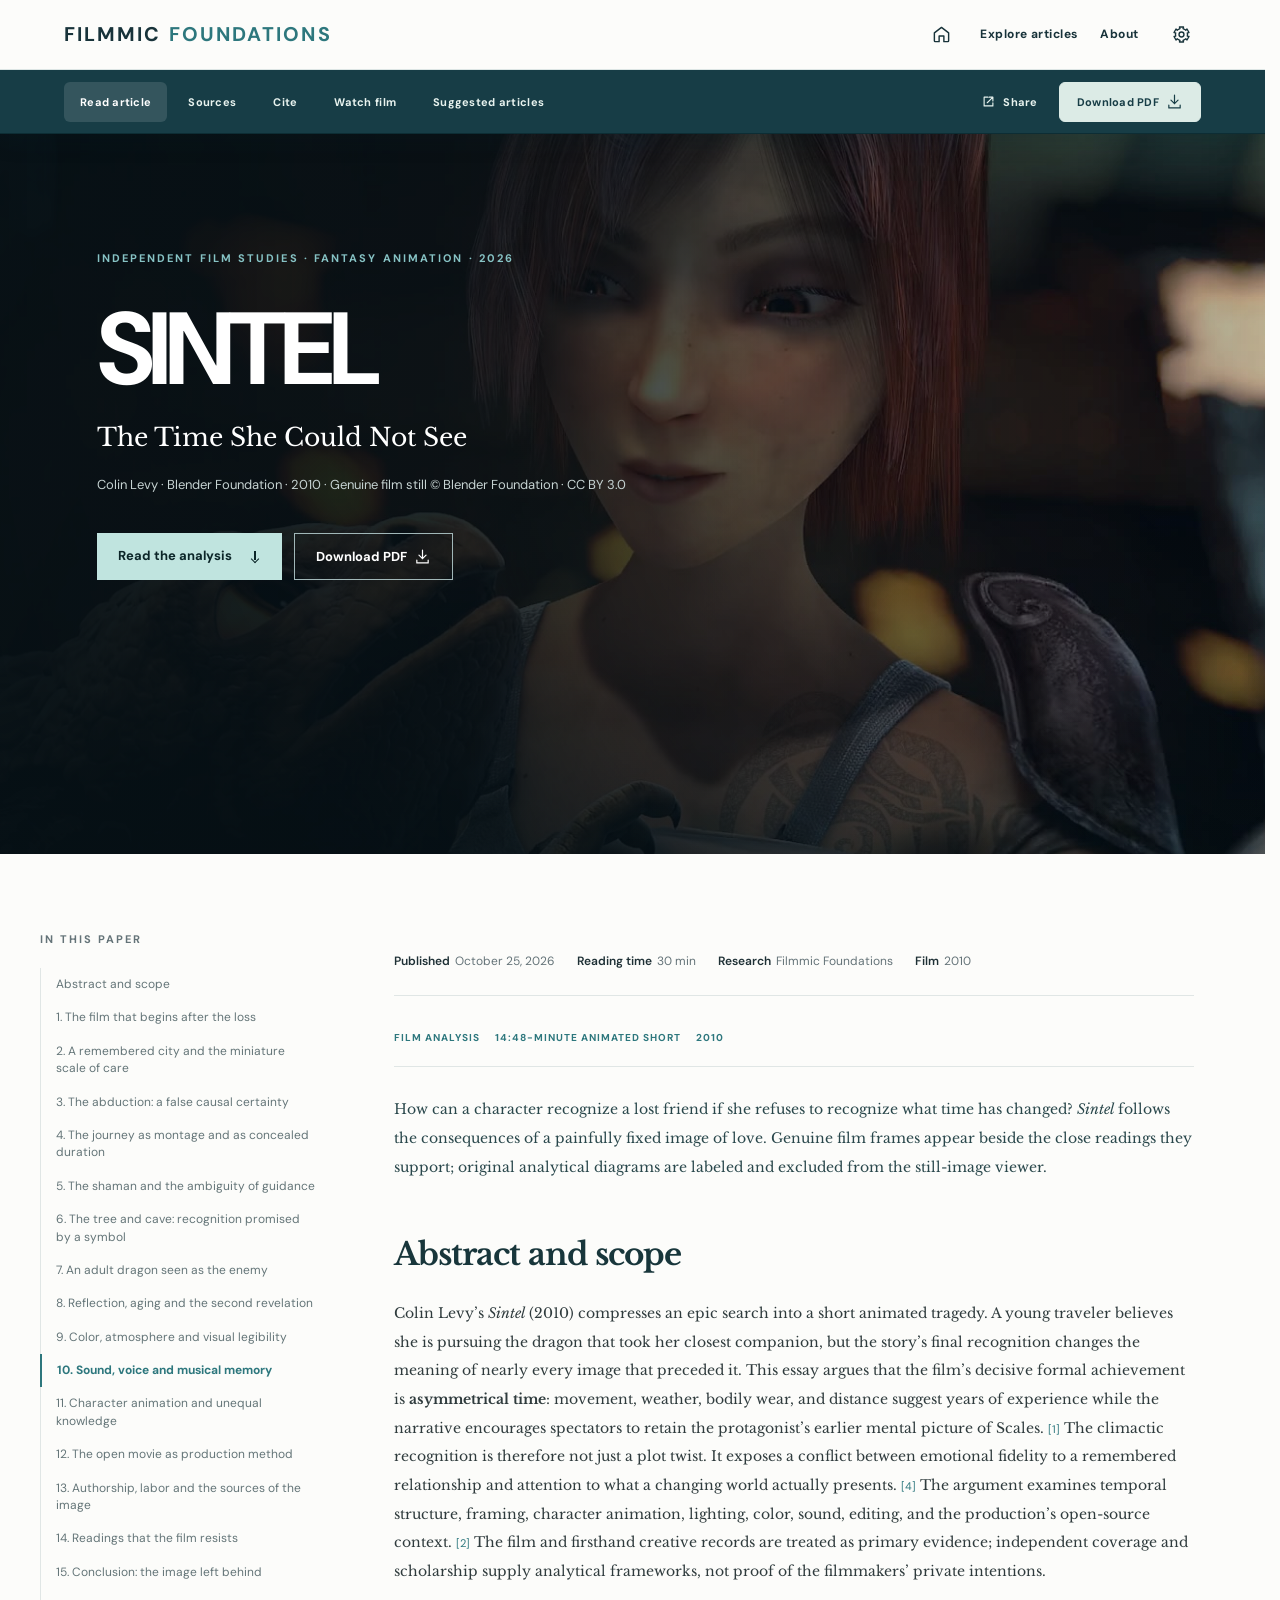
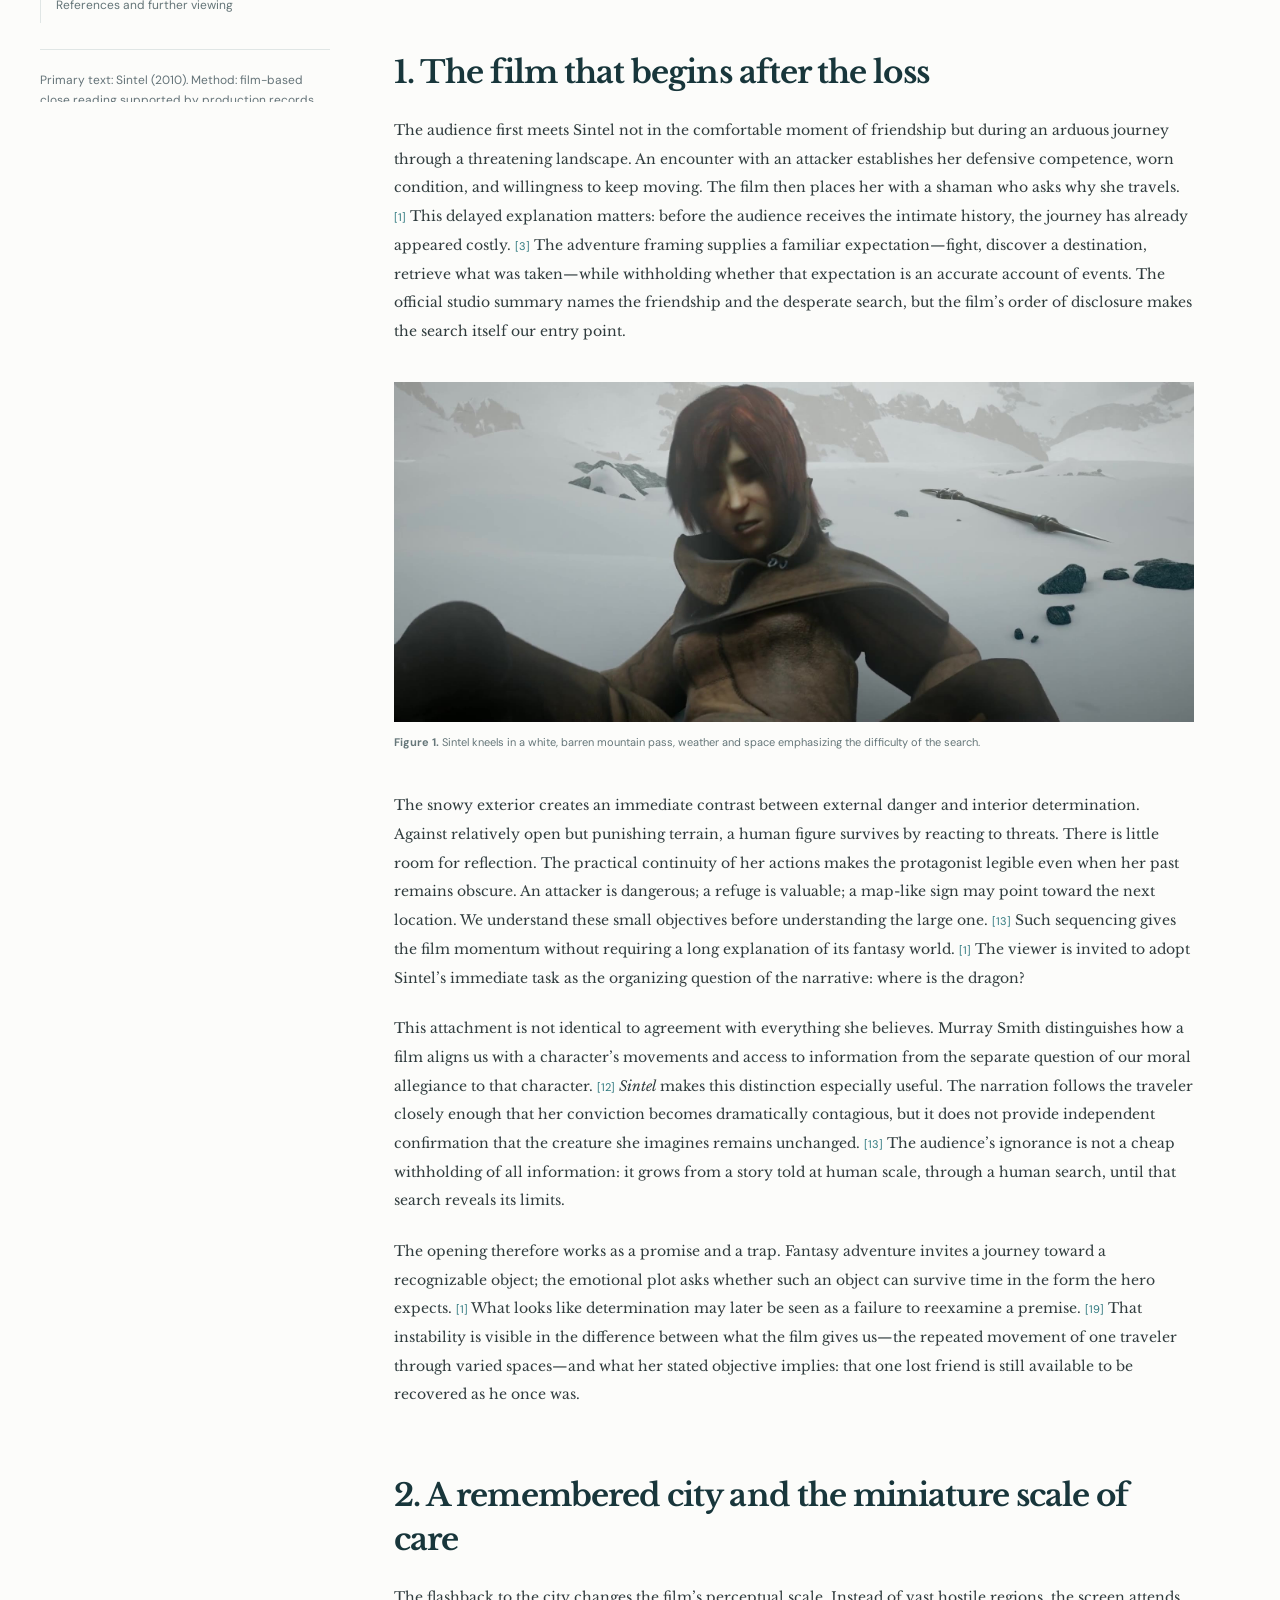
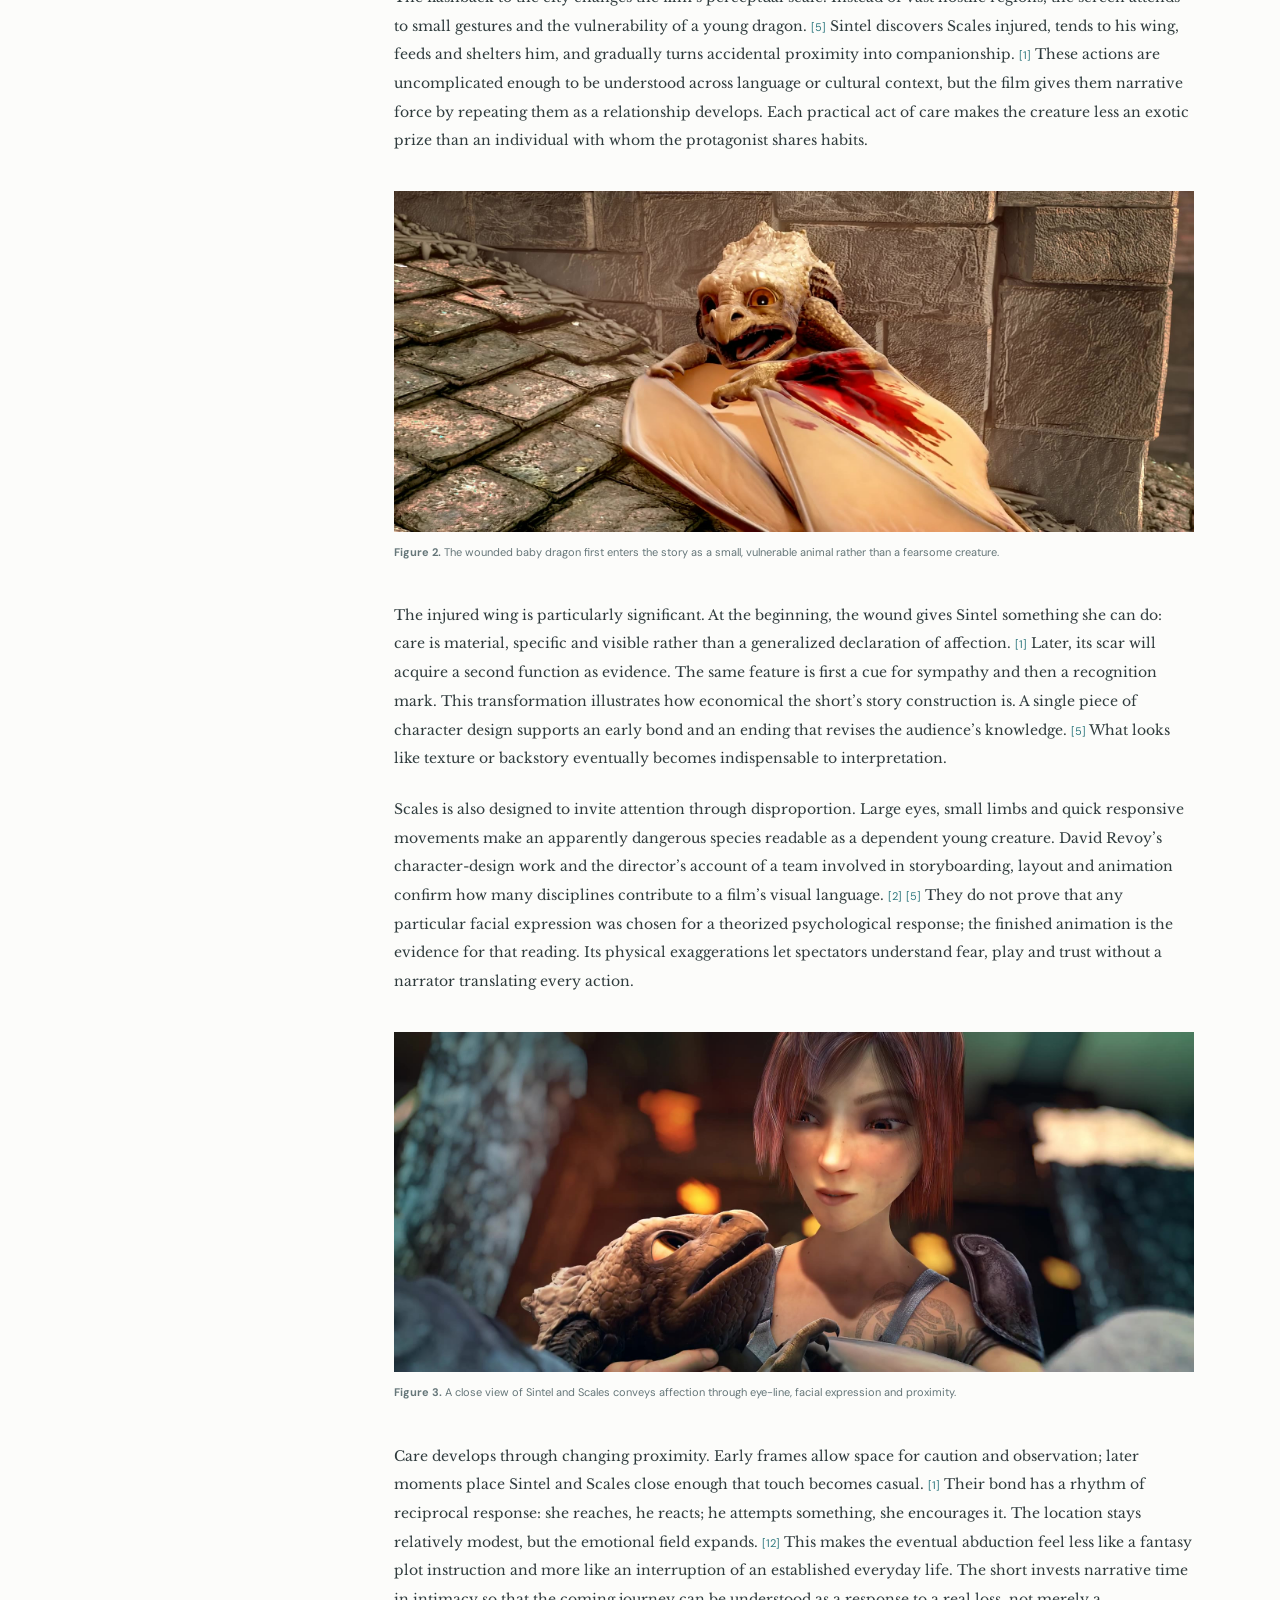
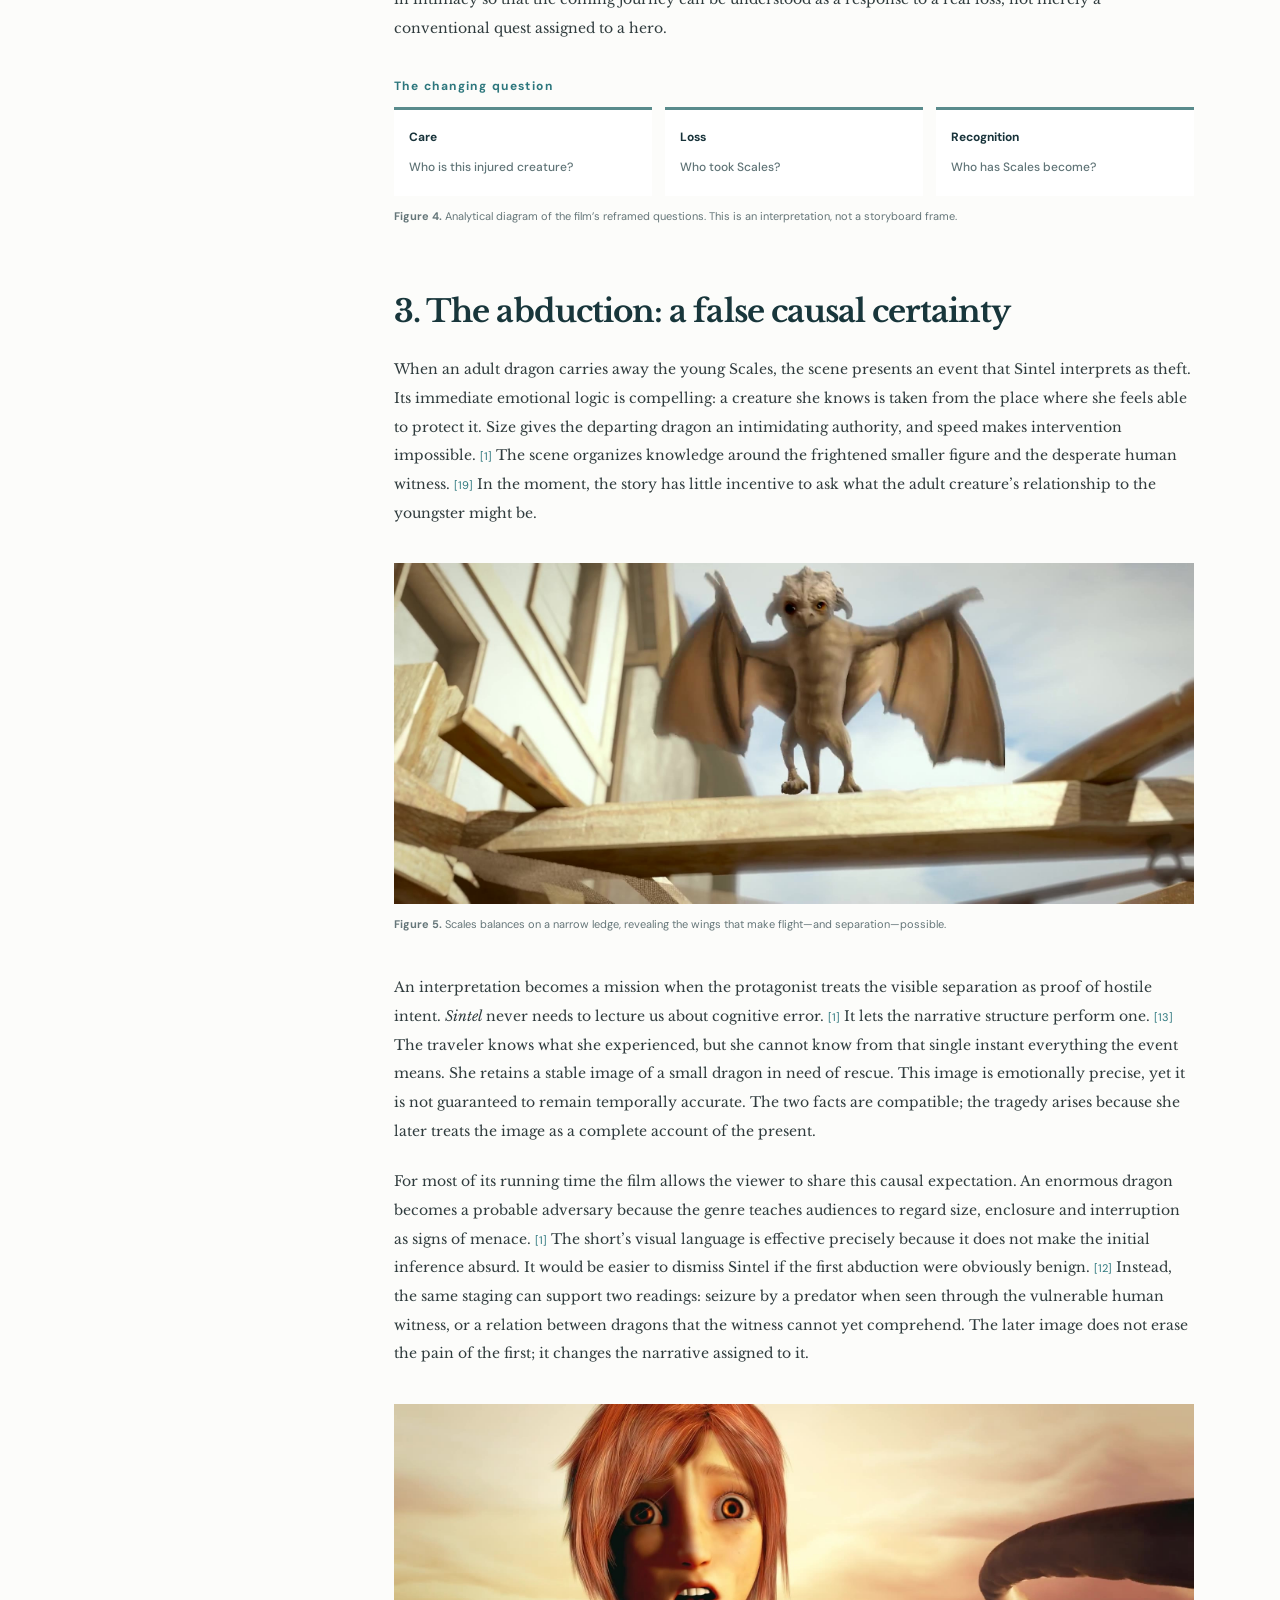
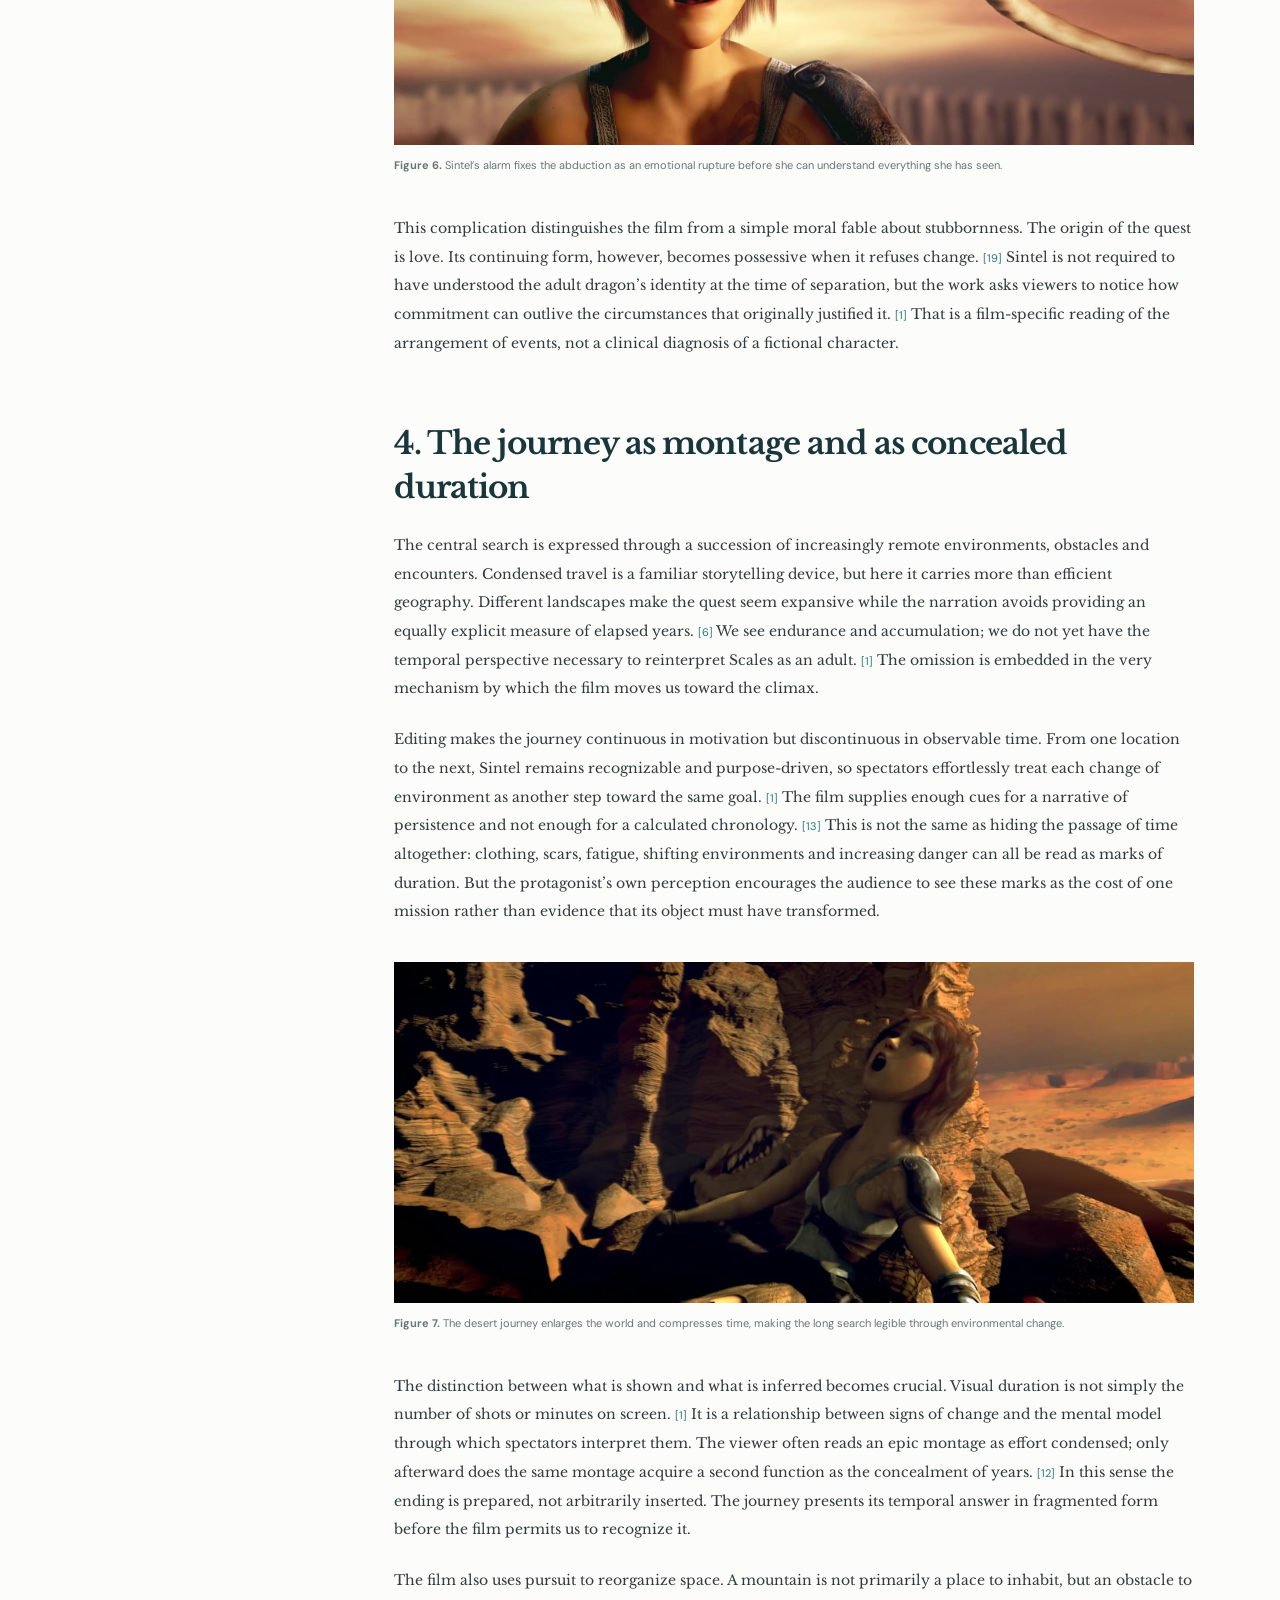
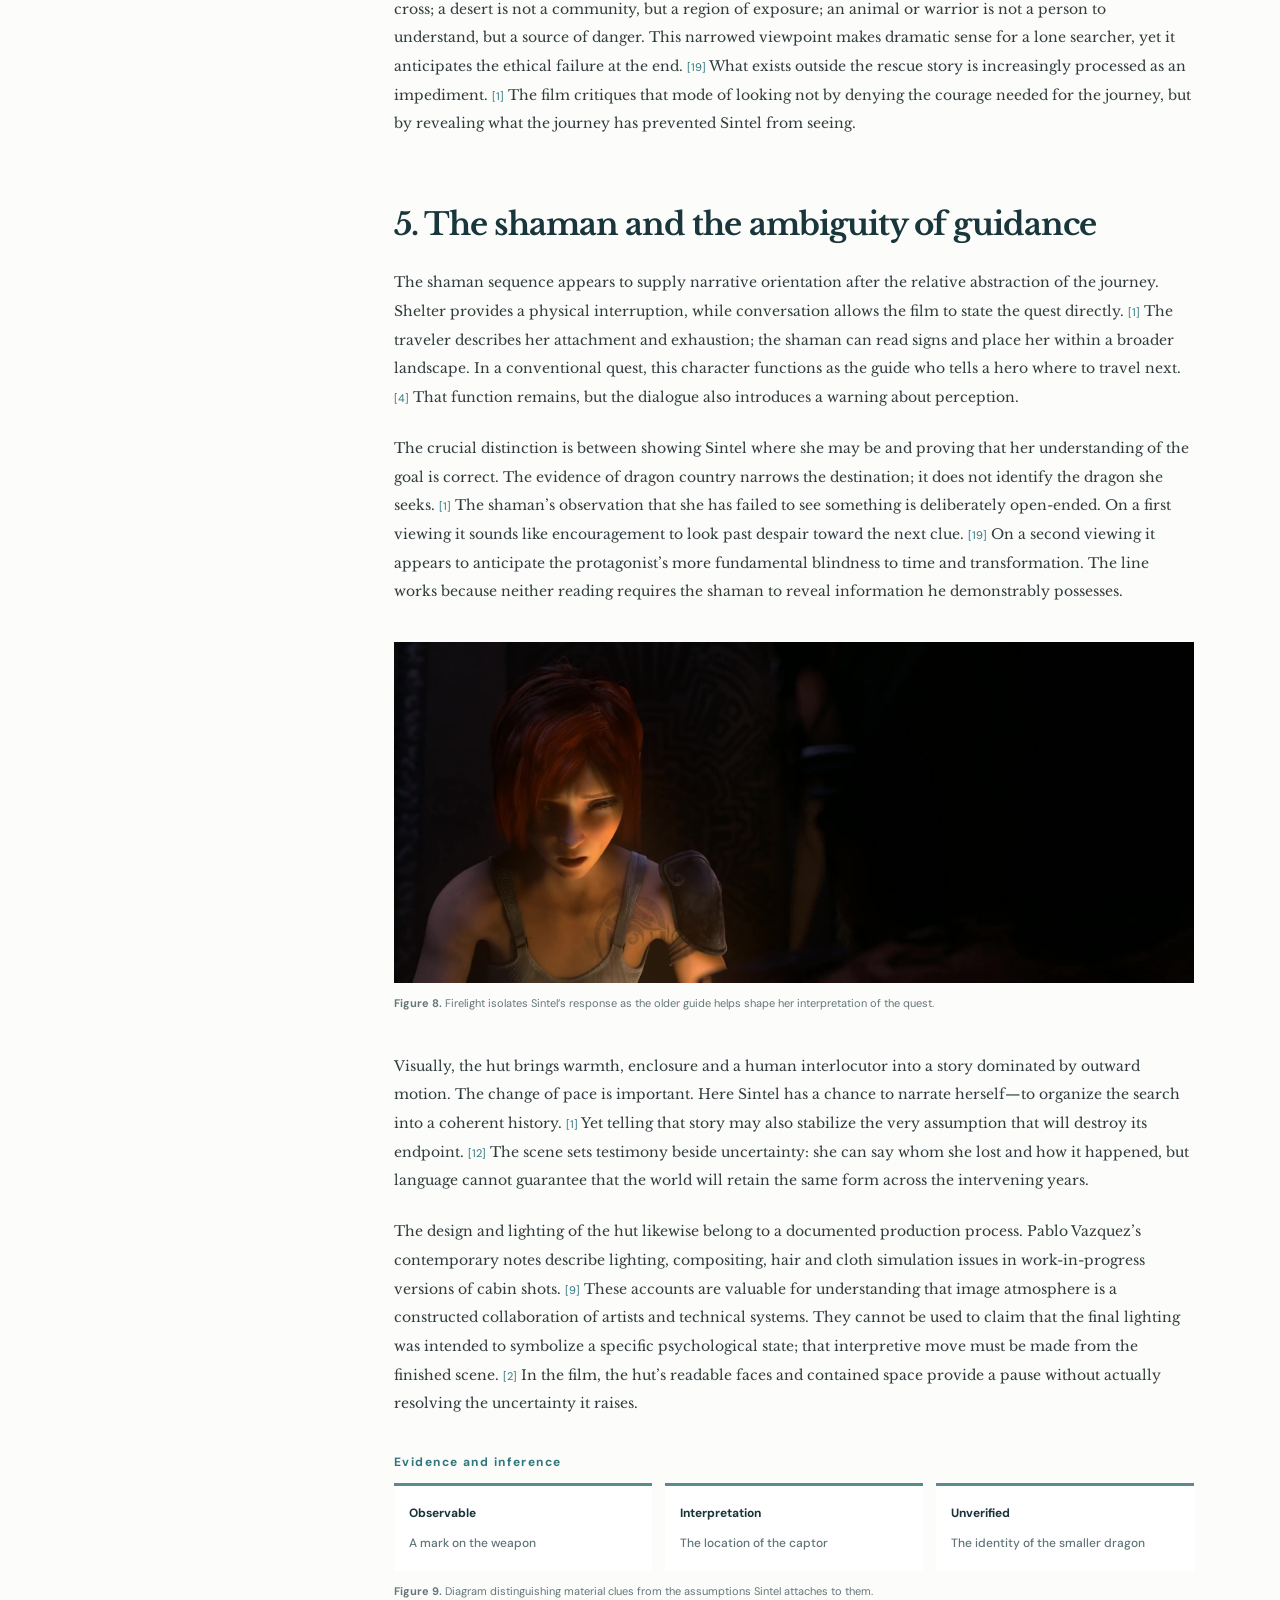
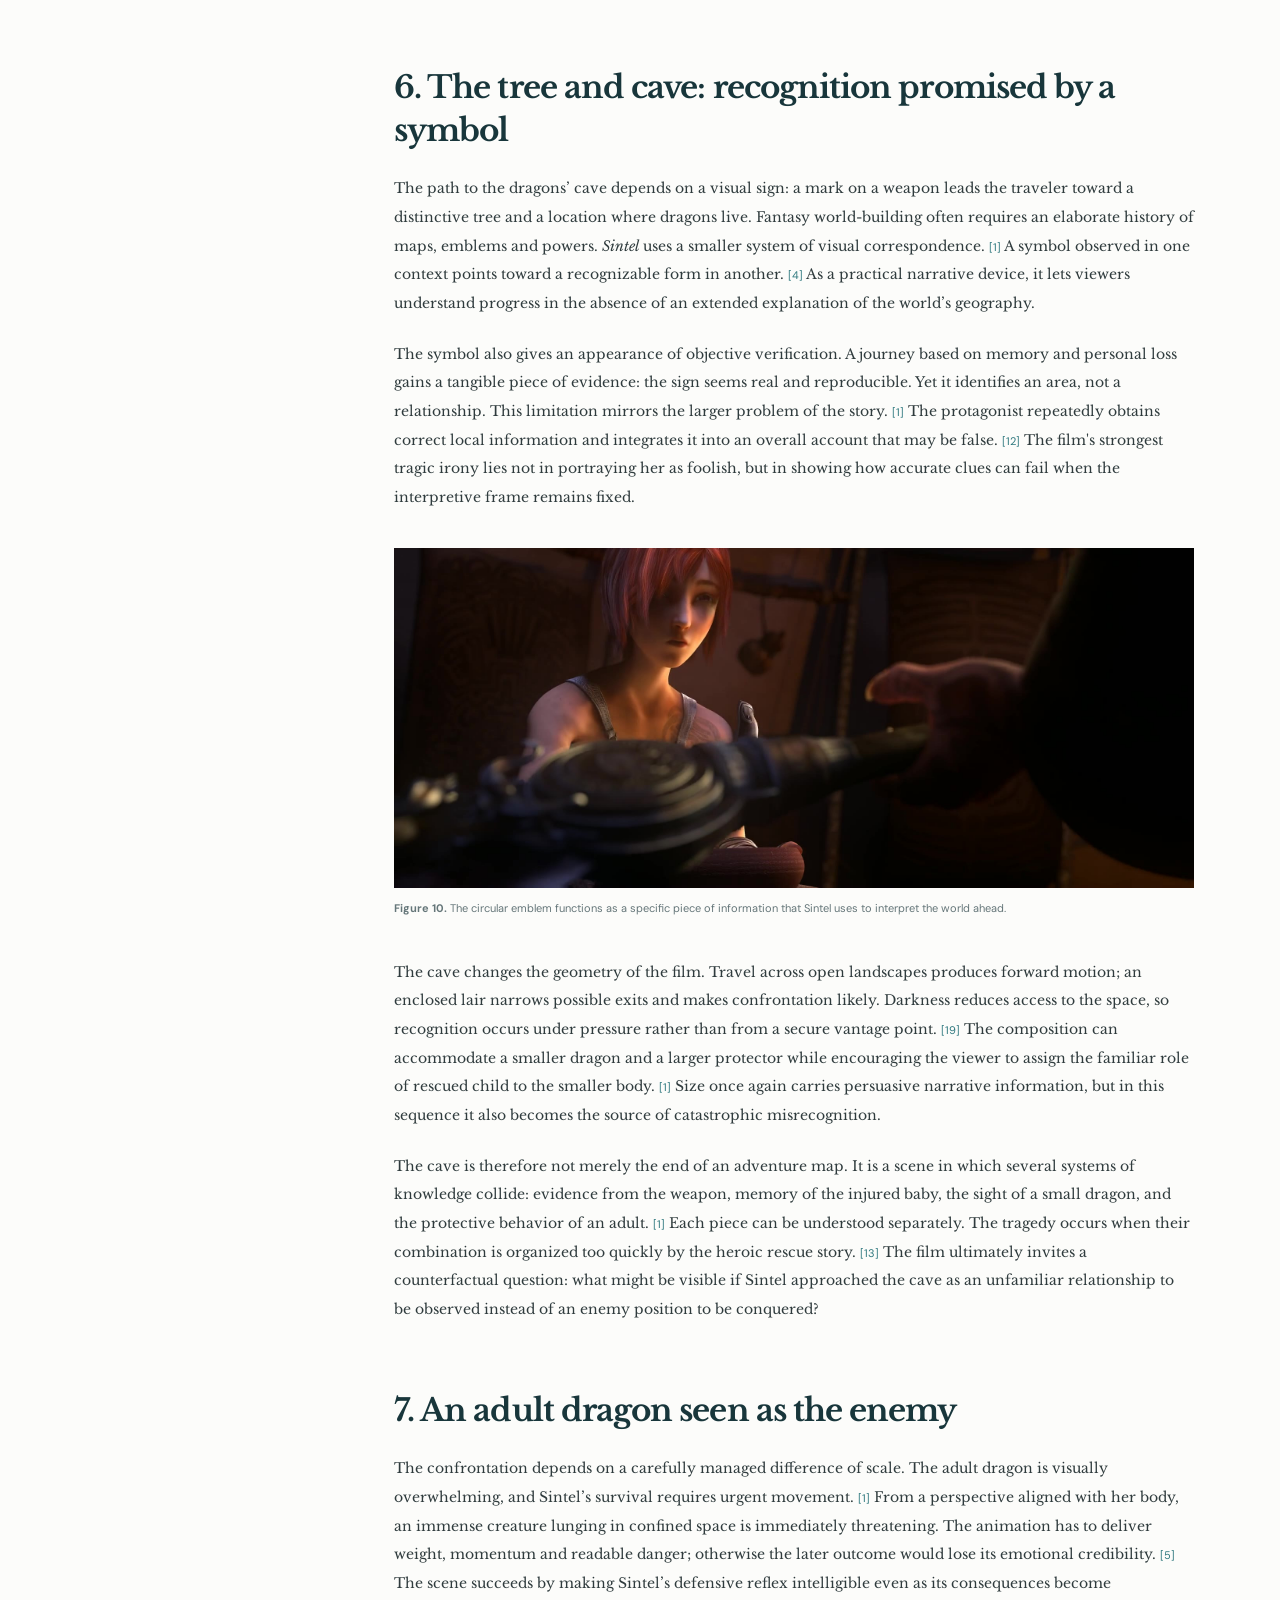
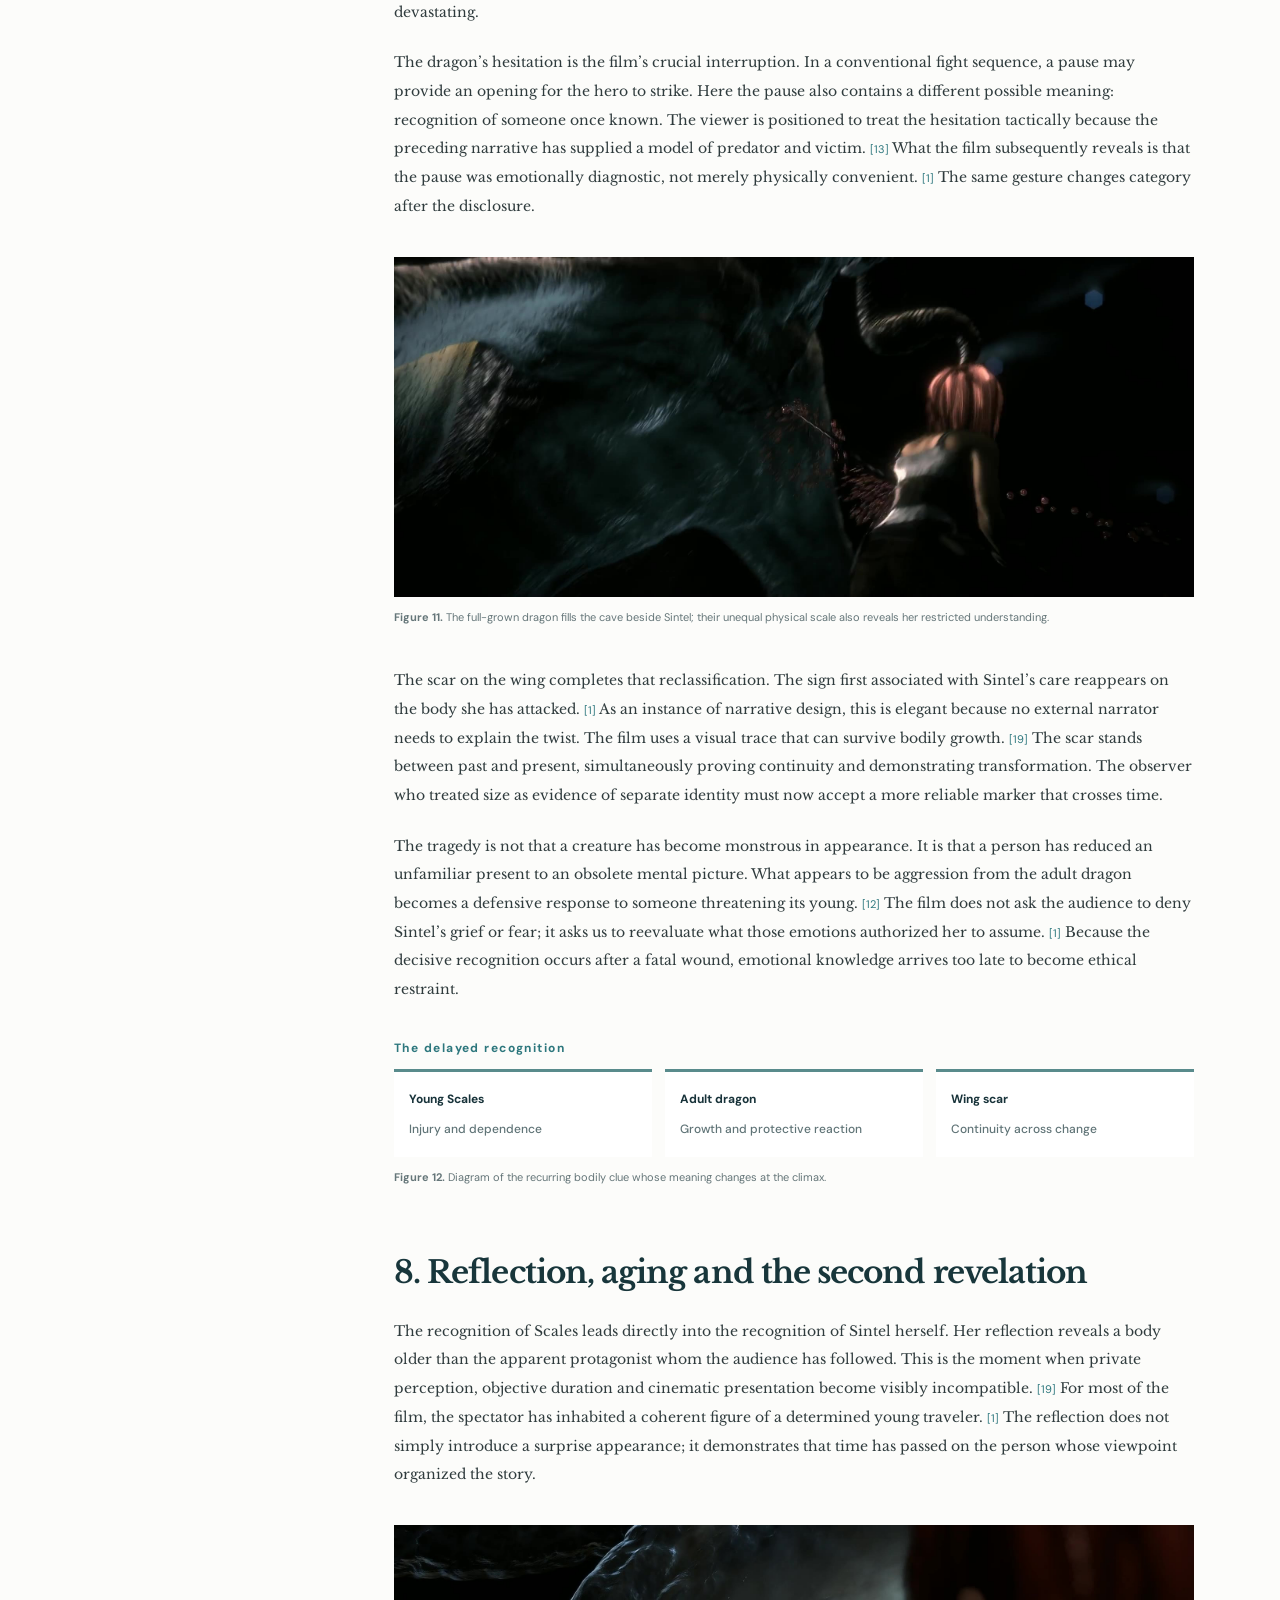
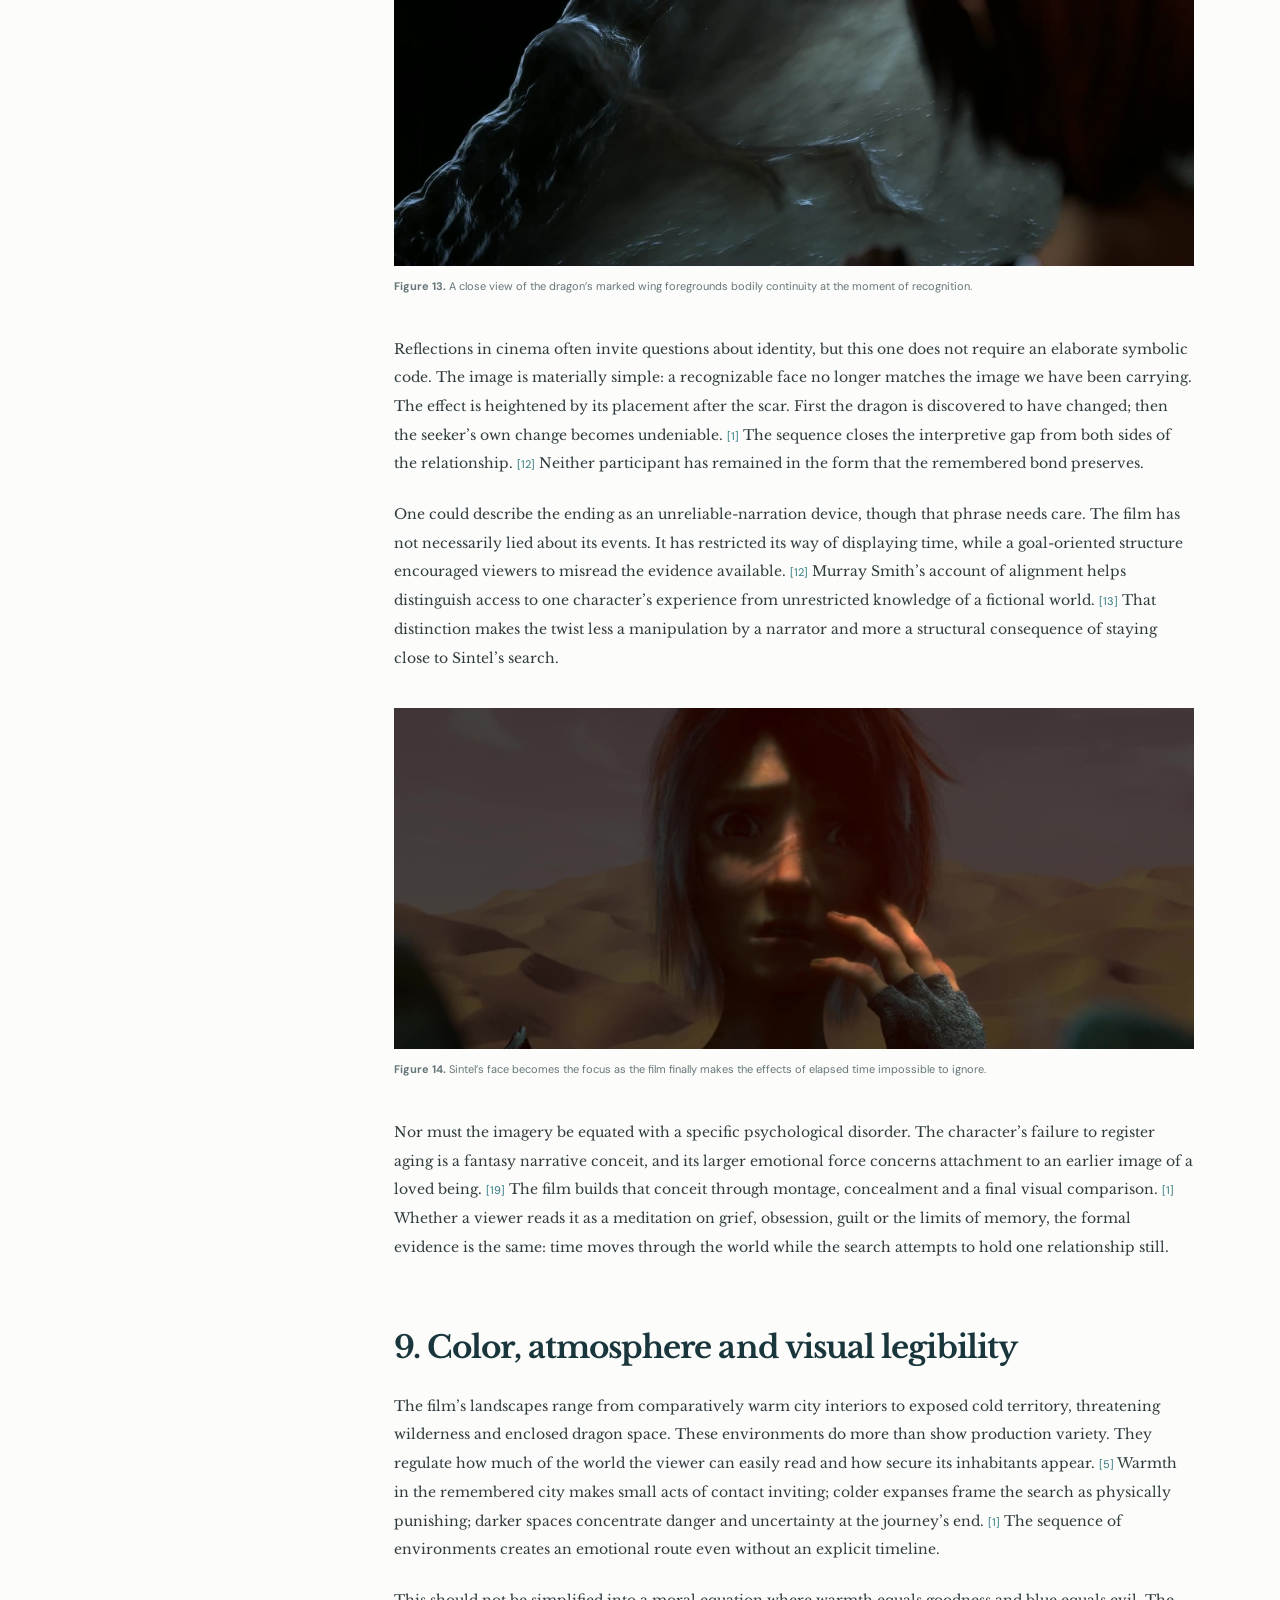
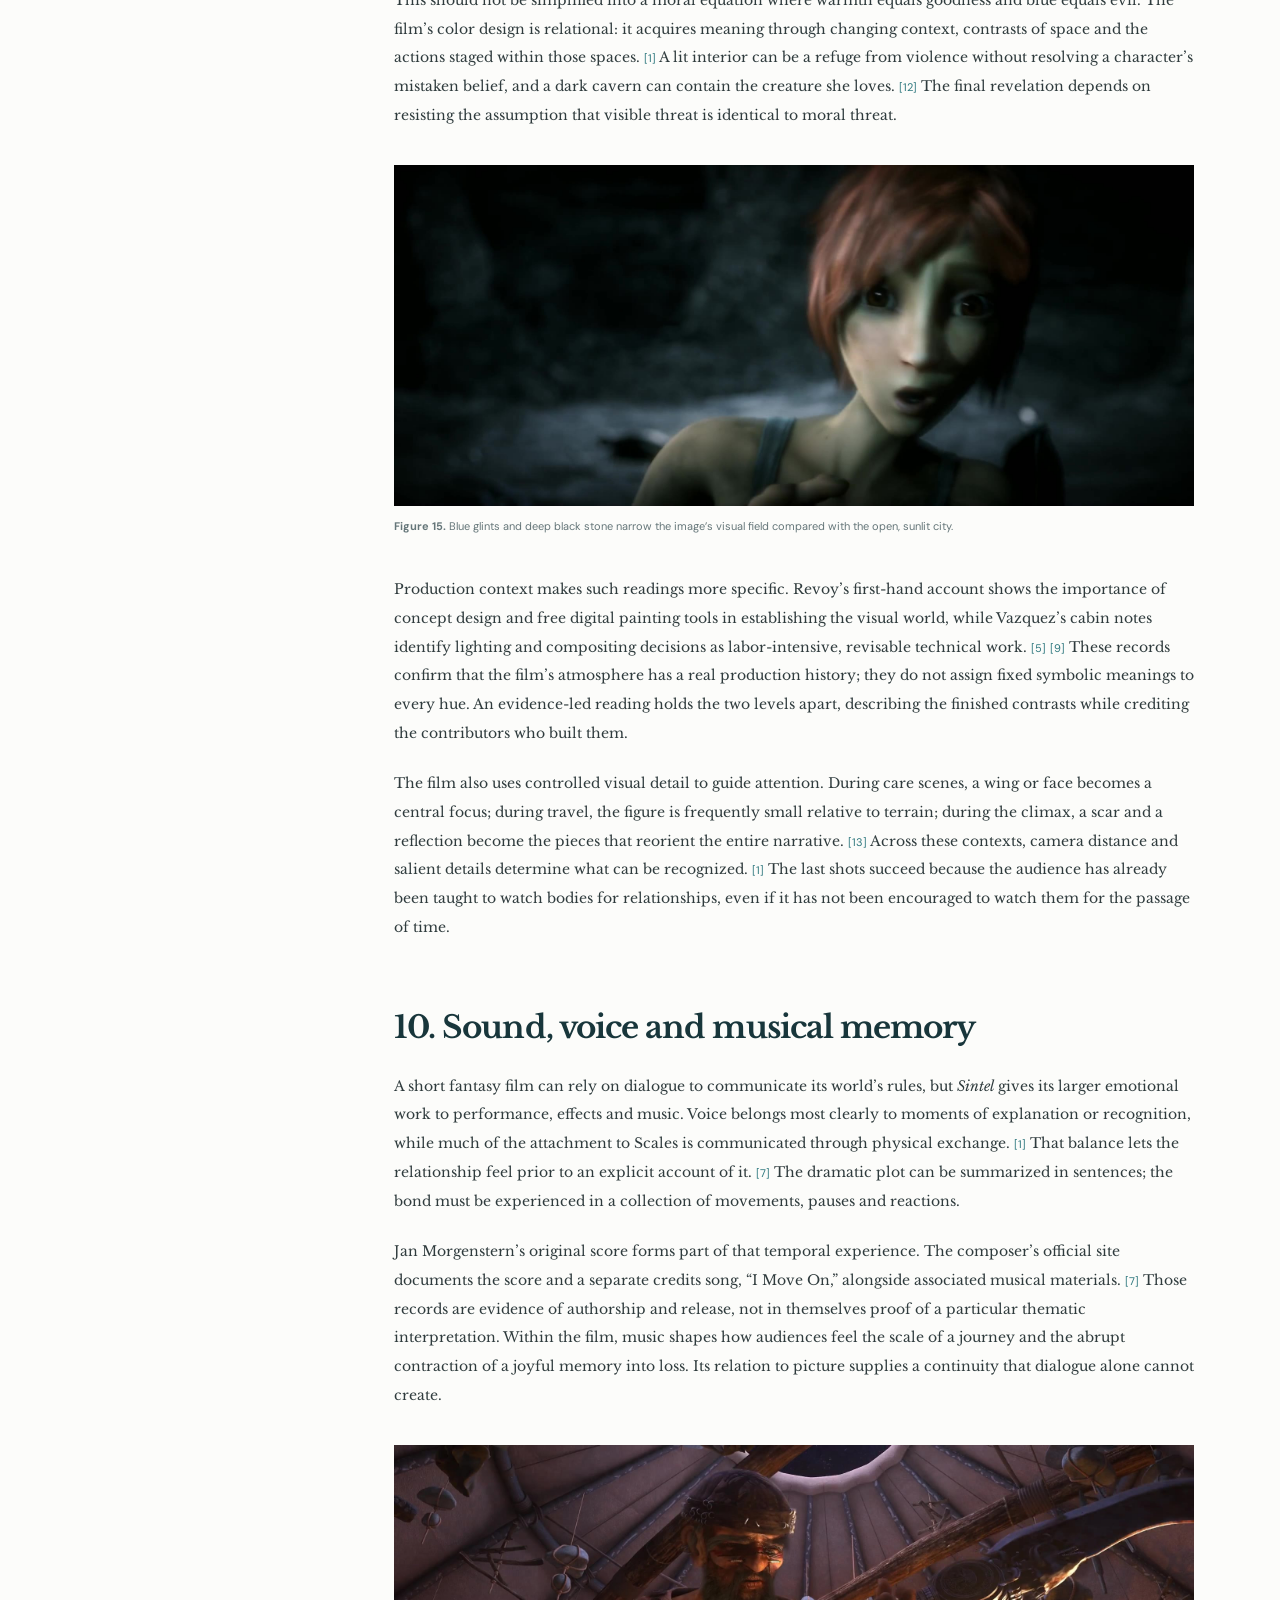
<file: sintel/index.html>
<!DOCTYPE html>

<html lang="en"><head><meta charset="utf-8"/><meta content="width=device-width, initial-scale=1" name="viewport"/><meta content="A research analysis of Sintel (2010): memory, temporal narration, performance, color, and open-source animation." name="description"/><meta content="index,follow" name="robots"/><meta content="Sintel: The Time She Could Not See" property="og:title"/><meta content="A 25-minute film analysis of time, emotional alignment and tragic recognition in Colin Levy’s Sintel (2010)." property="og:description"/><meta content="article" property="og:type"/><meta content="https://filmmicfoundations.github.io/sintel/assets/sintel-comforts-young-scales.jpg" property="og:image"/><link href="https://filmmicfoundations.github.io/sintel/" rel="canonical"/><title>Sintel: The Time She Could Not See | Filmmic Foundations</title><link href="style.css?fix=diagram-label-20261021" rel="stylesheet"/><link href="../feed.xml" rel="alternate" title="Filmmic Foundations research updates" type="application/rss+xml"/><meta content="summary_large_image" name="twitter:card"/>
<script>try{(()=>{let s={};try{s=JSON.parse(localStorage.getItem("filmmic-foundations-settings")||"{}")||{}}catch(_){ }const t=s.theme||localStorage.getItem("filmmic-foundations-theme")||"light";document.documentElement.dataset.theme=t==="system"?(matchMedia("(prefers-color-scheme: dark)").matches?"dark":"light"):t})()}catch(_){}</script><link href="../assets/css/article.css?v=alike-diagram-viewer-20261021&amp;fix=popup-safe-20261021" rel="stylesheet"/><link href="../assets/css/site-header.css" rel="stylesheet"/><link href="../assets/css/publication.css" rel="stylesheet"/><link href="../assets/css/section-toolbar.css" rel="stylesheet"/><link href="../assets/css/print.css" media="print" rel="stylesheet"/><link href="../assets/images/apple-touch-icon.png" rel="apple-touch-icon" sizes="180x180"/><link href="../assets/css/site-settings.css?v=teal-restored-20261024" rel="stylesheet"/><script defer="" src="../assets/js/site-settings.js?v=teal-restored-20261024"></script><link href="../assets/images/favicon-32.png" rel="icon" sizes="32x32" type="image/png"/><link href="../assets/images/favicon-192.png" rel="icon" sizes="192x192" type="image/png"/><link href="../favicon.ico" rel="icon" sizes="any" type="image/x-icon"/><link href="../favicon.svg" rel="icon" type="image/svg+xml"/><meta content="Filmmic Foundations" property="og:site_name"/><meta content="image/jpeg" property="og:image:type"/><meta content="https://filmmicfoundations.github.io/sintel/assets/sintel-comforts-young-scales.jpg" name="twitter:image"/><meta content="Sintel: The Time She Could Not See" name="twitter:title"/><meta content="Research analysis of Alike: color, routine, attention, and education." name="twitter:description"/><link href="../assets/css/dropdowns.css" rel="stylesheet"/><link href="../assets/css/overlay-contract.css?v=20261021-audit" rel="stylesheet"/><script id="ff-citation-data" type="application/json">{"mla":"“Sintel: The Time She Could Not See.” Filmmic Foundations, 25 Oct. 2026, https://filmmicfoundations.github.io/sintel/","apa":"Filmmic Foundations. (2026, October 25). Sintel: The time she could not see. https://filmmicfoundations.github.io/sintel/","chicago":"Filmmic Foundations. “Sintel: The Time She Could Not See.” October 25, 2026. https://filmmicfoundations.github.io/sintel/","ieee":"Filmmic Foundations, “Sintel: The Time She Could Not See,” Oct. 25, 2026. [Online]. Available: https://filmmicfoundations.github.io/sintel/"}</script><script id="ff-citation-html" type="application/json">{"mla":"“Sintel: The Time She Could Not See.” <em>Filmmic Foundations<\/em>, 25 Oct. 2026, https://filmmicfoundations.github.io/sintel/","apa":"Filmmic Foundations. (2026, October 25). <em>Sintel: The time she could not see<\/em>. https://filmmicfoundations.github.io/sintel/","chicago":"Filmmic Foundations. “Sintel: The Time She Could Not See.” October 25, 2026. https://filmmicfoundations.github.io/sintel/","ieee":"Filmmic Foundations, “Sintel: The Time She Could Not See,” Oct. 25, 2026. [Online]. Available: https://filmmicfoundations.github.io/sintel/"}</script><script id="ff-article-schema" type="application/ld+json">{"@context":"https://schema.org","@type":"ScholarlyArticle","headline":"Sintel — critical short-film analysis","name":"Sintel","description":"An evidence-led reading of the 2010 Blender short: memory, recognition, narrative time and open-source animation.","abstract":"Colin Levy’s Sintel compresses an epic search into a story of misrecognition. This essay argues that the film creates tragic irony through asymmetric temporal knowledge: the quest’s editing and character alignment keep viewers attached to a remembered relationship while physical evidence signals change. The reading examines the wing scar, movement through environments, the shaman, color and musical narration, together with the open-source production context. This editorial draft has a verified reference ledger but awaits genuine local film frames before publication.","url":"https://filmmicfoundations.github.io/sintel/","mainEntityOfPage":"https://filmmicfoundations.github.io/sintel/","isAccessibleForFree":true,"inLanguage":"en","genre":"Film studies","author":{"@type":"Organization","name":"Filmmic Foundations","url":"https://filmmicfoundations.github.io/"},"publisher":{"@type":"Organization","name":"Filmmic Foundations","url":"https://filmmicfoundations.github.io/"},"keywords":["animation","attachment","blender","character performance","cinematography","dragon","editing","film score","grief","identity","memory","narration","narrative perspective","open movie","perception","production design","recognition","time","tragic irony","visual storytelling"],"datePublished":"2026-10-25","dateModified":"2026-10-25","about":{"@type":"Movie","name":"Sintel","datePublished":"2010"},"image":"https://filmmicfoundations.github.io/sintel/assets/sintel-comforts-young-scales.jpg"}</script><meta property="article:published_time" content="2026-10-25"><meta property="article:modified_time" content="2026-10-25"></head><body><a class="ff-skip-link" href="#abstract-and-scope">Skip to analysis</a>
<header class="topbar ff-site-header"><a class="brand ff-site-brand" href="../">FILMMIC <span>FOUNDATIONS</span></a><nav aria-label="Main navigation" class="site-nav site-nav-simple ff-site-nav"><a aria-label="Home" class="nav-link ff-home-link" href="../" title="Home"><svg aria-hidden="true" fill="none" stroke="currentColor" stroke-linecap="round" stroke-linejoin="round" stroke-width="1.8" viewbox="0 0 24 24"><path d="m3 10 9-7 9 7v10a1 1 0 0 1-1 1h-5v-7H9v7H4a1 1 0 0 1-1-1z"></path></svg></a><a class="nav-link" href="../#articles">Explore articles</a><a class="nav-link" href="../about/">About</a><button aria-controls="ff-settings-dialog" aria-haspopup="dialog" aria-label="Open settings" class="ff-settings-toggle" title="Reading preferences" type="button"><svg aria-hidden="true" fill="none" stroke="currentColor" stroke-linecap="round" stroke-linejoin="round" stroke-width="1.75" viewbox="0 0 24 24"><path d="M 8.2 5.42 L 10.03 4.66 L 9.46 2.53 L 14.54 2.53 L 13.97 4.66 L 15.8 5.42 L 17.37 6.63 L 18.93 5.07 L 21.47 9.46 L 19.34 10.03 L 19.6 12 L 19.34 13.97 L 21.47 14.54 L 18.93 18.93 L 17.37 17.37 L 15.8 18.58 L 13.97 19.34 L 14.54 21.47 L 9.46 21.47 L 10.03 19.34 L 8.2 18.58 L 6.63 17.37 L 5.07 18.93 L 2.53 14.54 L 4.66 13.97 L 4.4 12 L 4.66 10.03 L 2.53 9.46 L 5.07 5.07 L 6.63 6.63 Z"></path><circle cx="12" cy="12" r="3.1"></circle></svg></button></nav></header>
<nav aria-label="Article actions" class="article-toolbar ff-section-toolbar" id="article-toolbar"><div class="reading-tools"><a class="reading-tool" href="#abstract-and-scope">Read article</a><a class="reading-tool" href="#references-and-further-viewing">Sources</a><a class="reading-tool" href="#cite-this-article">Cite</a><a class="reading-tool" href="#watch">Watch film</a><a class="reading-tool" href="#suggested-articles">Suggested articles</a></div><div class="reading-tools-right"><button aria-label="Share this article" class="reading-tool ff-article-share" id="ff-share-article" type="button"><svg aria-hidden="true" viewbox="0 0 24 24"><path d="M13 5h6v6M19 5l-9 9M19 14v5H5V5h6"></path></svg><span>Share</span></button><details class="mobile-contents"><summary>In this paper</summary><div class="mobile-contents-list"><a href="#abstract-and-scope">Abstract and scope</a><a href="#1-the-film-that-begins-after-the-loss">1. The film that begins after the loss</a><a href="#2-a-remembered-city-and-the-miniature-scale-of-care">2. A remembered city and the miniature scale of care</a><a href="#3-the-abduction-a-false-causal-certainty">3. The abduction: a false causal certainty</a><a href="#4-the-journey-as-montage-and-as-concealed-duration">4. The journey as montage and as concealed duration</a><a href="#5-the-shaman-and-the-ambiguity-of-guidance">5. The shaman and the ambiguity of guidance</a><a href="#6-the-tree-and-cave-recognition-promised-by-a-symbol">6. The tree and cave: recognition promised by a symbol</a><a href="#7-an-adult-dragon-seen-as-the-enemy">7. An adult dragon seen as the enemy</a><a href="#8-reflection-aging-and-the-second-revelation">8. Reflection, aging and the second revelation</a><a href="#9-color-atmosphere-and-visual-legibility">9. Color, atmosphere and visual legibility</a><a href="#10-sound-voice-and-musical-memory">10. Sound, voice and musical memory</a><a href="#11-character-animation-and-unequal-knowledge">11. Character animation and unequal knowledge</a><a href="#12-the-open-movie-as-production-method">12. The open movie as production method</a><a href="#13-authorship-labor-and-the-sources-of-the-image">13. Authorship, labor and the sources of the image</a><a href="#14-readings-that-the-film-resists">14. Readings that the film resists</a><a href="#15-conclusion-the-image-left-behind">15. Conclusion: the image left behind</a><a href="#references-and-further-viewing">References and further viewing</a></div></details><a class="reading-pdf" href="Sintel_The_Time_She_Could_Not_See_Analysis.pdf" rel="noopener noreferrer" target="_blank">Download PDF <svg aria-hidden="true" class="ff-download-icon" viewbox="0 0 24 24"><path d="M12 3v12m-5-5 5 5 5-5M4 17v4h16v-4"></path></svg></a></div><span aria-hidden="true" class="ff-reading-progress"></span></nav>
<main id="top"><section class="hero"><div aria-label="Film still of Sintel caring for the small dragon Scales in a warmly lit room." class="hero-image" role="img"></div><div class="hero-shade"></div><div class="hero-inner"><div class="eyebrow">INDEPENDENT FILM STUDIES · FANTASY ANIMATION · 2026</div><h1>SINTEL</h1><p class="dek">The Time She Could Not See</p><p class="hero-caption">Colin Levy · Blender Foundation · 2010 · Genuine film still © Blender Foundation · CC BY 3.0</p><div class="hero-actions"><a class="primary" href="#abstract-and-scope">Read the analysis <span aria-hidden="true" class="css-arrow css-arrow-down"></span></a><a class="secondary ff-pdf-button" href="Sintel_The_Time_She_Could_Not_See_Analysis.pdf" rel="noopener noreferrer" target="_blank">Download PDF <svg aria-hidden="true" class="ff-download-icon" viewbox="0 0 24 24"><path d="M12 3v12m-5-5 5 5 5-5M4 17v4h16v-4"></path></svg></a></div></div></section>
<div class="paper-layout"><aside class="sidebar"><div class="sidebar-sticky"><div class="sidebar-label">IN THIS PAPER</div><div class="toc"><a href="#abstract-and-scope">Abstract and scope</a><a href="#1-the-film-that-begins-after-the-loss">1. The film that begins after the loss</a><a href="#2-a-remembered-city-and-the-miniature-scale-of-care">2. A remembered city and the miniature scale of care</a><a href="#3-the-abduction-a-false-causal-certainty">3. The abduction: a false causal certainty</a><a href="#4-the-journey-as-montage-and-as-concealed-duration">4. The journey as montage and as concealed duration</a><a href="#5-the-shaman-and-the-ambiguity-of-guidance">5. The shaman and the ambiguity of guidance</a><a href="#6-the-tree-and-cave-recognition-promised-by-a-symbol">6. The tree and cave: recognition promised by a symbol</a><a href="#7-an-adult-dragon-seen-as-the-enemy">7. An adult dragon seen as the enemy</a><a href="#8-reflection-aging-and-the-second-revelation">8. Reflection, aging and the second revelation</a><a href="#9-color-atmosphere-and-visual-legibility">9. Color, atmosphere and visual legibility</a><a href="#10-sound-voice-and-musical-memory">10. Sound, voice and musical memory</a><a href="#11-character-animation-and-unequal-knowledge">11. Character animation and unequal knowledge</a><a href="#12-the-open-movie-as-production-method">12. The open movie as production method</a><a href="#13-authorship-labor-and-the-sources-of-the-image">13. Authorship, labor and the sources of the image</a><a href="#14-readings-that-the-film-resists">14. Readings that the film resists</a><a href="#15-conclusion-the-image-left-behind">15. Conclusion: the image left behind</a><a href="#references-and-further-viewing">References and further viewing</a></div><div class="sidebar-note">Primary text: Sintel (2010). Method: film-based close reading supported by production records, criticism and scholarship; film frames archived locally under CC BY 3.0.</div></div></aside><article class="article"><!-- ARTICLE META START -->
<div class="ff-publication-meta" aria-label="Publication information"><span><strong>Published</strong> <time datetime="2026-10-25">October 25, 2026</time></span><span><strong>Reading time</strong> 30 min</span><span><strong>Research</strong> Filmmic Foundations</span><span><strong>Film</strong> 2010</span></div>
<!-- ARTICLE META END --><div class="article-meta"><span>FILM ANALYSIS</span><span>14:48-MINUTE ANIMATED SHORT</span><span>2010</span></div>
<div class="article-intro"><p>How can a character recognize a lost friend if she refuses to recognize what time has changed? <em>Sintel</em> follows the consequences of a painfully fixed image of love. Genuine film frames appear beside the close readings they support; original analytical diagrams are labeled and excluded from the still-image viewer.</p></div><h2 id="abstract-and-scope">Abstract and scope</h2><p>Colin Levy’s <em>Sintel</em> (2010) compresses an epic search into a short animated tragedy. A young traveler believes she is pursuing the dragon that took her closest companion, but the story’s final recognition changes the meaning of nearly every image that preceded it. This essay argues that the film’s decisive formal achievement is <strong>asymmetrical time</strong>: movement, weather, bodily wear, and distance suggest years of experience while the narrative encourages spectators to retain the protagonist’s earlier mental picture of Scales. <a class="cite" href="#ref-1">[1]</a> The climactic recognition is therefore not just a plot twist. It exposes a conflict between emotional fidelity to a remembered relationship and attention to what a changing world actually presents. <a class="cite" href="#ref-4">[4]</a> The argument examines temporal structure, framing, character animation, lighting, color, sound, editing, and the production’s open-source context. <a class="cite" href="#ref-2">[2]</a> The film and firsthand creative records are treated as primary evidence; independent coverage and scholarship supply analytical frameworks, not proof of the filmmakers’ private intentions.</p><h2 id="1-the-film-that-begins-after-the-loss">1. The film that begins after the loss</h2><p>The audience first meets Sintel not in the comfortable moment of friendship but during an arduous journey through a threatening landscape. An encounter with an attacker establishes her defensive competence, worn condition, and willingness to keep moving. The film then places her with a shaman who asks why she travels. <a class="cite" href="#ref-1">[1]</a> This delayed explanation matters: before the audience receives the intimate history, the journey has already appeared costly. <a class="cite" href="#ref-3">[3]</a> The adventure framing supplies a familiar expectation—fight, discover a destination, retrieve what was taken—while withholding whether that expectation is an accurate account of events. The official studio summary names the friendship and the desperate search, but the film’s order of disclosure makes the search itself our entry point.</p><figure class="film-still-local sintel-film-still" data-source-time="60" id="figure-1"><button aria-label="Enlarge film still: Sintel kneeling in a bleak, snowy mountain pass." class="article-image-open" type="button"><img alt="Sintel kneeling in a bleak, snowy mountain pass." decoding="async" height="872" loading="lazy" sizes="(max-width: 700px) 100vw, 850px" src="assets/sintel-crossing-snowbound-mountains.jpg" srcset="assets/sintel-crossing-snowbound-mountains-640.jpg 640w, assets/sintel-crossing-snowbound-mountains.jpg 2048w" width="2048"/><span aria-hidden="true" class="image-zoom-hint">Enlarge</span></button><figcaption><strong>Figure 1. </strong>Sintel kneels in a white, barren mountain pass, weather and space emphasizing the difficulty of the search.</figcaption></figure><p>The snowy exterior creates an immediate contrast between external danger and interior determination. Against relatively open but punishing terrain, a human figure survives by reacting to threats. There is little room for reflection. The practical continuity of her actions makes the protagonist legible even when her past remains obscure. An attacker is dangerous; a refuge is valuable; a map-like sign may point toward the next location. We understand these small objectives before understanding the large one. <a class="cite" href="#ref-13">[13]</a> Such sequencing gives the film momentum without requiring a long explanation of its fantasy world. <a class="cite" href="#ref-1">[1]</a> The viewer is invited to adopt Sintel’s immediate task as the organizing question of the narrative: where is the dragon?</p><p>This attachment is not identical to agreement with everything she believes. Murray Smith distinguishes how a film aligns us with a character’s movements and access to information from the separate question of our moral allegiance to that character. <a class="cite" href="#ref-12">[12]</a> <em>Sintel</em> makes this distinction especially useful. The narration follows the traveler closely enough that her conviction becomes dramatically contagious, but it does not provide independent confirmation that the creature she imagines remains unchanged. <a class="cite" href="#ref-13">[13]</a> The audience’s ignorance is not a cheap withholding of all information: it grows from a story told at human scale, through a human search, until that search reveals its limits.</p><p>The opening therefore works as a promise and a trap. Fantasy adventure invites a journey toward a recognizable object; the emotional plot asks whether such an object can survive time in the form the hero expects. <a class="cite" href="#ref-1">[1]</a> What looks like determination may later be seen as a failure to reexamine a premise. <a class="cite" href="#ref-19">[19]</a> That instability is visible in the difference between what the film gives us—the repeated movement of one traveler through varied spaces—and what her stated objective implies: that one lost friend is still available to be recovered as he once was.</p><h2 id="2-a-remembered-city-and-the-miniature-scale-of-care">2. A remembered city and the miniature scale of care</h2><p>The flashback to the city changes the film’s perceptual scale. Instead of vast hostile regions, the screen attends to small gestures and the vulnerability of a young dragon. <a class="cite" href="#ref-5">[5]</a> Sintel discovers Scales injured, tends to his wing, feeds and shelters him, and gradually turns accidental proximity into companionship. <a class="cite" href="#ref-1">[1]</a> These actions are uncomplicated enough to be understood across language or cultural context, but the film gives them narrative force by repeating them as a relationship develops. Each practical act of care makes the creature less an exotic prize than an individual with whom the protagonist shares habits.</p><figure class="film-still-local sintel-film-still" data-source-time="187" id="figure-2"><button aria-label="Enlarge film still: A wounded baby dragon resting against a stone wall with an injured wing." class="article-image-open" type="button"><img alt="A wounded baby dragon resting against a stone wall with an injured wing." decoding="async" height="872" loading="lazy" sizes="(max-width: 700px) 100vw, 850px" src="assets/sintel-finds-injured-baby-scales.jpg" srcset="assets/sintel-finds-injured-baby-scales-640.jpg 640w, assets/sintel-finds-injured-baby-scales.jpg 2048w" width="2048"/><span aria-hidden="true" class="image-zoom-hint">Enlarge</span></button><figcaption><strong>Figure 2. </strong>The wounded baby dragon first enters the story as a small, vulnerable animal rather than a fearsome creature.</figcaption></figure><p>The injured wing is particularly significant. At the beginning, the wound gives Sintel something she can do: care is material, specific and visible rather than a generalized declaration of affection. <a class="cite" href="#ref-1">[1]</a> Later, its scar will acquire a second function as evidence. The same feature is first a cue for sympathy and then a recognition mark. This transformation illustrates how economical the short’s story construction is. A single piece of character design supports an early bond and an ending that revises the audience’s knowledge. <a class="cite" href="#ref-5">[5]</a> What looks like texture or backstory eventually becomes indispensable to interpretation.</p><p>Scales is also designed to invite attention through disproportion. Large eyes, small limbs and quick responsive movements make an apparently dangerous species readable as a dependent young creature. David Revoy’s character-design work and the director’s account of a team involved in storyboarding, layout and animation confirm how many disciplines contribute to a film’s visual language. <a class="cite" href="#ref-2">[2]</a> <a class="cite" href="#ref-5">[5]</a> They do not prove that any particular facial expression was chosen for a theorized psychological response; the finished animation is the evidence for that reading. Its physical exaggerations let spectators understand fear, play and trust without a narrator translating every action.</p><figure class="film-still-local sintel-film-still" data-source-time="215" id="figure-3"><button aria-label="Enlarge film still: Sintel gently cradling the small dragon Scales beside a warm fire." class="article-image-open" type="button"><img alt="Sintel gently cradling the small dragon Scales beside a warm fire." decoding="async" height="872" loading="lazy" sizes="(max-width: 700px) 100vw, 850px" src="assets/sintel-comforts-young-scales.jpg" srcset="assets/sintel-comforts-young-scales-640.jpg 640w, assets/sintel-comforts-young-scales.jpg 2048w" width="2048"/><span aria-hidden="true" class="image-zoom-hint">Enlarge</span></button><figcaption><strong>Figure 3. </strong>A close view of Sintel and Scales conveys affection through eye-line, facial expression and proximity.</figcaption></figure><p>Care develops through changing proximity. Early frames allow space for caution and observation; later moments place Sintel and Scales close enough that touch becomes casual. <a class="cite" href="#ref-1">[1]</a> Their bond has a rhythm of reciprocal response: she reaches, he reacts; he attempts something, she encourages it. The location stays relatively modest, but the emotional field expands. <a class="cite" href="#ref-12">[12]</a> This makes the eventual abduction feel less like a fantasy plot instruction and more like an interruption of an established everyday life. The short invests narrative time in intimacy so that the coming journey can be understood as a response to a real loss, not merely a conventional quest assigned to a hero.</p><figure class="diagram sintel-analysis-figure" id="figure-4"><strong class="sintel-diagram-heading">The changing question</strong><div class="sintel-diagram-row"><div class="sintel-diagram-cell"><b>Care</b><span>Who is this injured creature?</span></div><div class="sintel-diagram-cell"><b>Loss</b><span>Who took Scales?</span></div><div class="sintel-diagram-cell"><b>Recognition</b><span>Who has Scales become?</span></div></div><figcaption><strong>Figure 4. </strong>Analytical diagram of the film’s reframed questions. This is an interpretation, not a storyboard frame.</figcaption></figure><h2 id="3-the-abduction-a-false-causal-certainty">3. The abduction: a false causal certainty</h2><p>When an adult dragon carries away the young Scales, the scene presents an event that Sintel interprets as theft. Its immediate emotional logic is compelling: a creature she knows is taken from the place where she feels able to protect it. Size gives the departing dragon an intimidating authority, and speed makes intervention impossible. <a class="cite" href="#ref-1">[1]</a> The scene organizes knowledge around the frightened smaller figure and the desperate human witness. <a class="cite" href="#ref-19">[19]</a> In the moment, the story has little incentive to ask what the adult creature’s relationship to the youngster might be.</p><figure class="film-still-local sintel-film-still" data-source-time="274" id="figure-5"><button aria-label="Enlarge film still: The small dragon Scales spreading its wings on a city ledge." class="article-image-open" type="button"><img alt="The small dragon Scales spreading its wings on a city ledge." decoding="async" height="872" loading="lazy" sizes="(max-width: 700px) 100vw, 850px" src="assets/scales-spreads-wings-above-city.jpg" srcset="assets/scales-spreads-wings-above-city-640.jpg 640w, assets/scales-spreads-wings-above-city.jpg 2048w" width="2048"/><span aria-hidden="true" class="image-zoom-hint">Enlarge</span></button><figcaption><strong>Figure 5. </strong>Scales balances on a narrow ledge, revealing the wings that make flight—and separation—possible.</figcaption></figure><p>An interpretation becomes a mission when the protagonist treats the visible separation as proof of hostile intent. <em>Sintel</em> never needs to lecture us about cognitive error. <a class="cite" href="#ref-1">[1]</a> It lets the narrative structure perform one. <a class="cite" href="#ref-13">[13]</a> The traveler knows what she experienced, but she cannot know from that single instant everything the event means. She retains a stable image of a small dragon in need of rescue. This image is emotionally precise, yet it is not guaranteed to remain temporally accurate. The two facts are compatible; the tragedy arises because she later treats the image as a complete account of the present.</p><p>For most of its running time the film allows the viewer to share this causal expectation. An enormous dragon becomes a probable adversary because the genre teaches audiences to regard size, enclosure and interruption as signs of menace. <a class="cite" href="#ref-1">[1]</a> The short’s visual language is effective precisely because it does not make the initial inference absurd. It would be easier to dismiss Sintel if the first abduction were obviously benign. <a class="cite" href="#ref-12">[12]</a> Instead, the same staging can support two readings: seizure by a predator when seen through the vulnerable human witness, or a relation between dragons that the witness cannot yet comprehend. The later image does not erase the pain of the first; it changes the narrative assigned to it.</p><figure class="film-still-local sintel-film-still" data-source-time="331" id="figure-6"><button aria-label="Enlarge film still: Close-up of Sintel reacting with alarm in the city." class="article-image-open" type="button"><img alt="Close-up of Sintel reacting with alarm in the city." decoding="async" height="872" loading="lazy" sizes="(max-width: 700px) 100vw, 850px" src="assets/sintel-witnesses-abduction.jpg" srcset="assets/sintel-witnesses-abduction-640.jpg 640w, assets/sintel-witnesses-abduction.jpg 2048w" width="2048"/><span aria-hidden="true" class="image-zoom-hint">Enlarge</span></button><figcaption><strong>Figure 6. </strong>Sintel’s alarm fixes the abduction as an emotional rupture before she can understand everything she has seen.</figcaption></figure><p>This complication distinguishes the film from a simple moral fable about stubbornness. The origin of the quest is love. Its continuing form, however, becomes possessive when it refuses change. <a class="cite" href="#ref-19">[19]</a> Sintel is not required to have understood the adult dragon’s identity at the time of separation, but the work asks viewers to notice how commitment can outlive the circumstances that originally justified it. <a class="cite" href="#ref-1">[1]</a> That is a film-specific reading of the arrangement of events, not a clinical diagnosis of a fictional character.</p><h2 id="4-the-journey-as-montage-and-as-concealed-duration">4. The journey as montage and as concealed duration</h2><p>The central search is expressed through a succession of increasingly remote environments, obstacles and encounters. Condensed travel is a familiar storytelling device, but here it carries more than efficient geography. Different landscapes make the quest seem expansive while the narration avoids providing an equally explicit measure of elapsed years. <a class="cite" href="#ref-6">[6]</a> We see endurance and accumulation; we do not yet have the temporal perspective necessary to reinterpret Scales as an adult. <a class="cite" href="#ref-1">[1]</a> The omission is embedded in the very mechanism by which the film moves us toward the climax.</p><p>Editing makes the journey continuous in motivation but discontinuous in observable time. From one location to the next, Sintel remains recognizable and purpose-driven, so spectators effortlessly treat each change of environment as another step toward the same goal. <a class="cite" href="#ref-1">[1]</a> The film supplies enough cues for a narrative of persistence and not enough for a calculated chronology. <a class="cite" href="#ref-13">[13]</a> This is not the same as hiding the passage of time altogether: clothing, scars, fatigue, shifting environments and increasing danger can all be read as marks of duration. But the protagonist’s own perception encourages the audience to see these marks as the cost of one mission rather than evidence that its object must have transformed.</p><figure class="film-still-local sintel-film-still" data-source-time="390" id="figure-7"><button aria-label="Enlarge film still: Sintel resting beside rocks in a sun-baked desert landscape." class="article-image-open" type="button"><img alt="Sintel resting beside rocks in a sun-baked desert landscape." decoding="async" height="872" loading="lazy" sizes="(max-width: 700px) 100vw, 850px" src="assets/sintel-searches-across-desert.jpg" srcset="assets/sintel-searches-across-desert-640.jpg 640w, assets/sintel-searches-across-desert.jpg 2048w" width="2048"/><span aria-hidden="true" class="image-zoom-hint">Enlarge</span></button><figcaption><strong>Figure 7. </strong>The desert journey enlarges the world and compresses time, making the long search legible through environmental change.</figcaption></figure><p>The distinction between what is shown and what is inferred becomes crucial. Visual duration is not simply the number of shots or minutes on screen. <a class="cite" href="#ref-1">[1]</a> It is a relationship between signs of change and the mental model through which spectators interpret them. The viewer often reads an epic montage as effort condensed; only afterward does the same montage acquire a second function as the concealment of years. <a class="cite" href="#ref-12">[12]</a> In this sense the ending is prepared, not arbitrarily inserted. The journey presents its temporal answer in fragmented form before the film permits us to recognize it.</p><p>The film also uses pursuit to reorganize space. A mountain is not primarily a place to inhabit, but an obstacle to cross; a desert is not a community, but a region of exposure; an animal or warrior is not a person to understand, but a source of danger. This narrowed viewpoint makes dramatic sense for a lone searcher, yet it anticipates the ethical failure at the end. <a class="cite" href="#ref-19">[19]</a> What exists outside the rescue story is increasingly processed as an impediment. <a class="cite" href="#ref-1">[1]</a> The film critiques that mode of looking not by denying the courage needed for the journey, but by revealing what the journey has prevented Sintel from seeing.</p><h2 id="5-the-shaman-and-the-ambiguity-of-guidance">5. The shaman and the ambiguity of guidance</h2><p>The shaman sequence appears to supply narrative orientation after the relative abstraction of the journey. Shelter provides a physical interruption, while conversation allows the film to state the quest directly. <a class="cite" href="#ref-1">[1]</a> The traveler describes her attachment and exhaustion; the shaman can read signs and place her within a broader landscape. In a conventional quest, this character functions as the guide who tells a hero where to travel next. <a class="cite" href="#ref-4">[4]</a> That function remains, but the dialogue also introduces a warning about perception.</p><p>The crucial distinction is between showing Sintel where she may be and proving that her understanding of the goal is correct. The evidence of dragon country narrows the destination; it does not identify the dragon she seeks. <a class="cite" href="#ref-1">[1]</a> The shaman’s observation that she has failed to see something is deliberately open-ended. On a first viewing it sounds like encouragement to look past despair toward the next clue. <a class="cite" href="#ref-19">[19]</a> On a second viewing it appears to anticipate the protagonist’s more fundamental blindness to time and transformation. The line works because neither reading requires the shaman to reveal information he demonstrably possesses.</p><figure class="film-still-local sintel-film-still" data-source-time="440" id="figure-8"><button aria-label="Enlarge film still: Sintel listening in a dark, firelit interior." class="article-image-open" type="button"><img alt="Sintel listening in a dark, firelit interior." decoding="async" height="872" loading="lazy" sizes="(max-width: 700px) 100vw, 850px" src="assets/sintel-meets-the-shaman.jpg" srcset="assets/sintel-meets-the-shaman-640.jpg 640w, assets/sintel-meets-the-shaman.jpg 2048w" width="2048"/><span aria-hidden="true" class="image-zoom-hint">Enlarge</span></button><figcaption><strong>Figure 8. </strong>Firelight isolates Sintel’s response as the older guide helps shape her interpretation of the quest.</figcaption></figure><p>Visually, the hut brings warmth, enclosure and a human interlocutor into a story dominated by outward motion. The change of pace is important. Here Sintel has a chance to narrate herself—to organize the search into a coherent history. <a class="cite" href="#ref-1">[1]</a> Yet telling that story may also stabilize the very assumption that will destroy its endpoint. <a class="cite" href="#ref-12">[12]</a> The scene sets testimony beside uncertainty: she can say whom she lost and how it happened, but language cannot guarantee that the world will retain the same form across the intervening years.</p><p>The design and lighting of the hut likewise belong to a documented production process. Pablo Vazquez’s contemporary notes describe lighting, compositing, hair and cloth simulation issues in work-in-progress versions of cabin shots. <a class="cite" href="#ref-9">[9]</a> These accounts are valuable for understanding that image atmosphere is a constructed collaboration of artists and technical systems. They cannot be used to claim that the final lighting was intended to symbolize a specific psychological state; that interpretive move must be made from the finished scene. <a class="cite" href="#ref-2">[2]</a> In the film, the hut’s readable faces and contained space provide a pause without actually resolving the uncertainty it raises.</p><figure class="diagram sintel-analysis-figure" id="figure-9"><strong class="sintel-diagram-heading">Evidence and inference</strong><div class="sintel-diagram-row"><div class="sintel-diagram-cell"><b>Observable</b><span>A mark on the weapon</span></div><div class="sintel-diagram-cell"><b>Interpretation</b><span>The location of the captor</span></div><div class="sintel-diagram-cell"><b>Unverified</b><span>The identity of the smaller dragon</span></div></div><figcaption><strong>Figure 9. </strong>Diagram distinguishing material clues from the assumptions Sintel attaches to them.</figcaption></figure><h2 id="6-the-tree-and-cave-recognition-promised-by-a-symbol">6. The tree and cave: recognition promised by a symbol</h2><p>The path to the dragons’ cave depends on a visual sign: a mark on a weapon leads the traveler toward a distinctive tree and a location where dragons live. Fantasy world-building often requires an elaborate history of maps, emblems and powers. <em>Sintel</em> uses a smaller system of visual correspondence. <a class="cite" href="#ref-1">[1]</a> A symbol observed in one context points toward a recognizable form in another. <a class="cite" href="#ref-4">[4]</a> As a practical narrative device, it lets viewers understand progress in the absence of an extended explanation of the world’s geography.</p><p>The symbol also gives an appearance of objective verification. A journey based on memory and personal loss gains a tangible piece of evidence: the sign seems real and reproducible. Yet it identifies an area, not a relationship. This limitation mirrors the larger problem of the story. <a class="cite" href="#ref-1">[1]</a> The protagonist repeatedly obtains correct local information and integrates it into an overall account that may be false. <a class="cite" href="#ref-12">[12]</a> The film's strongest tragic irony lies not in portraying her as foolish, but in showing how accurate clues can fail when the interpretive frame remains fixed.</p><figure class="film-still-local sintel-film-still" data-source-time="460" id="figure-10"><button aria-label="Enlarge film still: A detailed round metal emblem held in front of Sintel." class="article-image-open" type="button"><img alt="A detailed round metal emblem held in front of Sintel." decoding="async" height="872" loading="lazy" sizes="(max-width: 700px) 100vw, 850px" src="assets/sintel-receives-carved-emblem.jpg" srcset="assets/sintel-receives-carved-emblem-640.jpg 640w, assets/sintel-receives-carved-emblem.jpg 2048w" width="2048"/><span aria-hidden="true" class="image-zoom-hint">Enlarge</span></button><figcaption><strong>Figure 10. </strong>The circular emblem functions as a specific piece of information that Sintel uses to interpret the world ahead.</figcaption></figure><p>The cave changes the geometry of the film. Travel across open landscapes produces forward motion; an enclosed lair narrows possible exits and makes confrontation likely. Darkness reduces access to the space, so recognition occurs under pressure rather than from a secure vantage point. <a class="cite" href="#ref-19">[19]</a> The composition can accommodate a smaller dragon and a larger protector while encouraging the viewer to assign the familiar role of rescued child to the smaller body. <a class="cite" href="#ref-1">[1]</a> Size once again carries persuasive narrative information, but in this sequence it also becomes the source of catastrophic misrecognition.</p><p>The cave is therefore not merely the end of an adventure map. It is a scene in which several systems of knowledge collide: evidence from the weapon, memory of the injured baby, the sight of a small dragon, and the protective behavior of an adult. <a class="cite" href="#ref-1">[1]</a> Each piece can be understood separately. The tragedy occurs when their combination is organized too quickly by the heroic rescue story. <a class="cite" href="#ref-13">[13]</a> The film ultimately invites a counterfactual question: what might be visible if Sintel approached the cave as an unfamiliar relationship to be observed instead of an enemy position to be conquered?</p><h2 id="7-an-adult-dragon-seen-as-the-enemy">7. An adult dragon seen as the enemy</h2><p>The confrontation depends on a carefully managed difference of scale. The adult dragon is visually overwhelming, and Sintel’s survival requires urgent movement. <a class="cite" href="#ref-1">[1]</a> From a perspective aligned with her body, an immense creature lunging in confined space is immediately threatening. The animation has to deliver weight, momentum and readable danger; otherwise the later outcome would lose its emotional credibility. <a class="cite" href="#ref-5">[5]</a> The scene succeeds by making Sintel’s defensive reflex intelligible even as its consequences become devastating.</p><p>The dragon’s hesitation is the film’s crucial interruption. In a conventional fight sequence, a pause may provide an opening for the hero to strike. Here the pause also contains a different possible meaning: recognition of someone once known. The viewer is positioned to treat the hesitation tactically because the preceding narrative has supplied a model of predator and victim. <a class="cite" href="#ref-13">[13]</a> What the film subsequently reveals is that the pause was emotionally diagnostic, not merely physically convenient. <a class="cite" href="#ref-1">[1]</a> The same gesture changes category after the disclosure.</p><figure class="film-still-local sintel-film-still" data-source-time="601" id="figure-11"><button aria-label="Enlarge film still: A gigantic adult dragon towering over Sintel inside a shadowy cavern." class="article-image-open" type="button"><img alt="A gigantic adult dragon towering over Sintel inside a shadowy cavern." decoding="async" height="872" loading="lazy" sizes="(max-width: 700px) 100vw, 850px" src="assets/sintel-confronts-adult-dragon.jpg" srcset="assets/sintel-confronts-adult-dragon-640.jpg 640w, assets/sintel-confronts-adult-dragon.jpg 2048w" width="2048"/><span aria-hidden="true" class="image-zoom-hint">Enlarge</span></button><figcaption><strong>Figure 11. </strong>The full-grown dragon fills the cave beside Sintel; their unequal physical scale also reveals her restricted understanding.</figcaption></figure><p>The scar on the wing completes that reclassification. The sign first associated with Sintel’s care reappears on the body she has attacked. <a class="cite" href="#ref-1">[1]</a> As an instance of narrative design, this is elegant because no external narrator needs to explain the twist. The film uses a visual trace that can survive bodily growth. <a class="cite" href="#ref-19">[19]</a> The scar stands between past and present, simultaneously proving continuity and demonstrating transformation. The observer who treated size as evidence of separate identity must now accept a more reliable marker that crosses time.</p><p>The tragedy is not that a creature has become monstrous in appearance. It is that a person has reduced an unfamiliar present to an obsolete mental picture. What appears to be aggression from the adult dragon becomes a defensive response to someone threatening its young. <a class="cite" href="#ref-12">[12]</a> The film does not ask the audience to deny Sintel’s grief or fear; it asks us to reevaluate what those emotions authorized her to assume. <a class="cite" href="#ref-1">[1]</a> Because the decisive recognition occurs after a fatal wound, emotional knowledge arrives too late to become ethical restraint.</p><figure class="diagram sintel-analysis-figure" id="figure-12"><strong class="sintel-diagram-heading">The delayed recognition</strong><div class="sintel-diagram-row"><div class="sintel-diagram-cell"><b>Young Scales</b><span>Injury and dependence</span></div><div class="sintel-diagram-cell"><b>Adult dragon</b><span>Growth and protective reaction</span></div><div class="sintel-diagram-cell"><b>Wing scar</b><span>Continuity across change</span></div></div><figcaption><strong>Figure 12. </strong>Diagram of the recurring bodily clue whose meaning changes at the climax.</figcaption></figure><h2 id="8-reflection-aging-and-the-second-revelation">8. Reflection, aging and the second revelation</h2><p>The recognition of Scales leads directly into the recognition of Sintel herself. Her reflection reveals a body older than the apparent protagonist whom the audience has followed. This is the moment when private perception, objective duration and cinematic presentation become visibly incompatible. <a class="cite" href="#ref-19">[19]</a> For most of the film, the spectator has inhabited a coherent figure of a determined young traveler. <a class="cite" href="#ref-1">[1]</a> The reflection does not simply introduce a surprise appearance; it demonstrates that time has passed on the person whose viewpoint organized the story.</p><figure class="film-still-local sintel-film-still" data-source-time="616" id="figure-13"><button aria-label="Enlarge film still: Close-up of a pale line on the surface of the adult dragon’s wing." class="article-image-open" type="button"><img alt="Close-up of a pale line on the surface of the adult dragon’s wing." decoding="async" height="872" loading="lazy" sizes="(max-width: 700px) 100vw, 850px" src="assets/adult-dragon-wing-mark.jpg" srcset="assets/adult-dragon-wing-mark-640.jpg 640w, assets/adult-dragon-wing-mark.jpg 2048w" width="2048"/><span aria-hidden="true" class="image-zoom-hint">Enlarge</span></button><figcaption><strong>Figure 13. </strong>A close view of the dragon’s marked wing foregrounds bodily continuity at the moment of recognition.</figcaption></figure><p>Reflections in cinema often invite questions about identity, but this one does not require an elaborate symbolic code. The image is materially simple: a recognizable face no longer matches the image we have been carrying. The effect is heightened by its placement after the scar. First the dragon is discovered to have changed; then the seeker’s own change becomes undeniable. <a class="cite" href="#ref-1">[1]</a> The sequence closes the interpretive gap from both sides of the relationship. <a class="cite" href="#ref-12">[12]</a> Neither participant has remained in the form that the remembered bond preserves.</p><p>One could describe the ending as an unreliable-narration device, though that phrase needs care. The film has not necessarily lied about its events. It has restricted its way of displaying time, while a goal-oriented structure encouraged viewers to misread the evidence available. <a class="cite" href="#ref-12">[12]</a> Murray Smith’s account of alignment helps distinguish access to one character’s experience from unrestricted knowledge of a fictional world. <a class="cite" href="#ref-13">[13]</a> That distinction makes the twist less a manipulation by a narrator and more a structural consequence of staying close to Sintel’s search.</p><figure class="film-still-local sintel-film-still" data-source-time="638" id="figure-14"><button aria-label="Enlarge film still: Sintel staring forward in shock during the recognition sequence." class="article-image-open" type="button"><img alt="Sintel staring forward in shock during the recognition sequence." decoding="async" height="872" loading="lazy" sizes="(max-width: 700px) 100vw, 850px" src="assets/sintel-faces-the-passage-of-time.jpg" srcset="assets/sintel-faces-the-passage-of-time-640.jpg 640w, assets/sintel-faces-the-passage-of-time.jpg 2048w" width="2048"/><span aria-hidden="true" class="image-zoom-hint">Enlarge</span></button><figcaption><strong>Figure 14. </strong>Sintel’s face becomes the focus as the film finally makes the effects of elapsed time impossible to ignore.</figcaption></figure><p>Nor must the imagery be equated with a specific psychological disorder. The character’s failure to register aging is a fantasy narrative conceit, and its larger emotional force concerns attachment to an earlier image of a loved being. <a class="cite" href="#ref-19">[19]</a> The film builds that conceit through montage, concealment and a final visual comparison. <a class="cite" href="#ref-1">[1]</a> Whether a viewer reads it as a meditation on grief, obsession, guilt or the limits of memory, the formal evidence is the same: time moves through the world while the search attempts to hold one relationship still.</p><h2 id="9-color-atmosphere-and-visual-legibility">9. Color, atmosphere and visual legibility</h2><p>The film’s landscapes range from comparatively warm city interiors to exposed cold territory, threatening wilderness and enclosed dragon space. These environments do more than show production variety. They regulate how much of the world the viewer can easily read and how secure its inhabitants appear. <a class="cite" href="#ref-5">[5]</a> Warmth in the remembered city makes small acts of contact inviting; colder expanses frame the search as physically punishing; darker spaces concentrate danger and uncertainty at the journey’s end. <a class="cite" href="#ref-1">[1]</a> The sequence of environments creates an emotional route even without an explicit timeline.</p><p>This should not be simplified into a moral equation where warmth equals goodness and blue equals evil. The film’s color design is relational: it acquires meaning through changing context, contrasts of space and the actions staged within those spaces. <a class="cite" href="#ref-1">[1]</a> A lit interior can be a refuge from violence without resolving a character’s mistaken belief, and a dark cavern can contain the creature she loves. <a class="cite" href="#ref-12">[12]</a> The final revelation depends on resisting the assumption that visible threat is identical to moral threat.</p><figure class="film-still-local sintel-film-still" data-source-time="540" id="figure-15"><button aria-label="Enlarge film still: Sintel reaching toward glowing blue crystals inside the dark cave." class="article-image-open" type="button"><img alt="Sintel reaching toward glowing blue crystals inside the dark cave." decoding="async" height="872" loading="lazy" sizes="(max-width: 700px) 100vw, 850px" src="assets/sintel-examines-cave-crystals.jpg" srcset="assets/sintel-examines-cave-crystals-640.jpg 640w, assets/sintel-examines-cave-crystals.jpg 2048w" width="2048"/><span aria-hidden="true" class="image-zoom-hint">Enlarge</span></button><figcaption><strong>Figure 15. </strong>Blue glints and deep black stone narrow the image’s visual field compared with the open, sunlit city.</figcaption></figure><p>Production context makes such readings more specific. Revoy’s first-hand account shows the importance of concept design and free digital painting tools in establishing the visual world, while Vazquez’s cabin notes identify lighting and compositing decisions as labor-intensive, revisable technical work. <a class="cite" href="#ref-5">[5]</a> <a class="cite" href="#ref-9">[9]</a> These records confirm that the film’s atmosphere has a real production history; they do not assign fixed symbolic meanings to every hue. An evidence-led reading holds the two levels apart, describing the finished contrasts while crediting the contributors who built them.</p><p>The film also uses controlled visual detail to guide attention. During care scenes, a wing or face becomes a central focus; during travel, the figure is frequently small relative to terrain; during the climax, a scar and a reflection become the pieces that reorient the entire narrative. <a class="cite" href="#ref-13">[13]</a> Across these contexts, camera distance and salient details determine what can be recognized. <a class="cite" href="#ref-1">[1]</a> The last shots succeed because the audience has already been taught to watch bodies for relationships, even if it has not been encouraged to watch them for the passage of time.</p><h2 id="10-sound-voice-and-musical-memory">10. Sound, voice and musical memory</h2><p>A short fantasy film can rely on dialogue to communicate its world’s rules, but <em>Sintel</em> gives its larger emotional work to performance, effects and music. Voice belongs most clearly to moments of explanation or recognition, while much of the attachment to Scales is communicated through physical exchange. <a class="cite" href="#ref-1">[1]</a> That balance lets the relationship feel prior to an explicit account of it. <a class="cite" href="#ref-7">[7]</a> The dramatic plot can be summarized in sentences; the bond must be experienced in a collection of movements, pauses and reactions.</p><p>Jan Morgenstern’s original score forms part of that temporal experience. The composer’s official site documents the score and a separate credits song, “I Move On,” alongside associated musical materials. <a class="cite" href="#ref-7">[7]</a> Those records are evidence of authorship and release, not in themselves proof of a particular thematic interpretation. Within the film, music shapes how audiences feel the scale of a journey and the abrupt contraction of a joyful memory into loss. Its relation to picture supplies a continuity that dialogue alone cannot create.</p><figure class="film-still-local sintel-film-still" data-source-time="110" id="figure-16"><button aria-label="Enlarge film still: An elderly musician playing a stringed instrument in an amber-lit interior." class="article-image-open" type="button"><img alt="An elderly musician playing a stringed instrument in an amber-lit interior." decoding="async" height="872" loading="lazy" sizes="(max-width: 700px) 100vw, 850px" src="assets/shaman-plucks-stringed-instrument.jpg" srcset="assets/shaman-plucks-stringed-instrument-640.jpg 640w, assets/shaman-plucks-stringed-instrument.jpg 2048w" width="2048"/><span aria-hidden="true" class="image-zoom-hint">Enlarge</span></button><figcaption><strong>Figure 16. </strong>The musician’s instrument gives the tavern sequence a tactile acoustic source before the story returns to Sintel’s memories.</figcaption></figure><p>Consider how a recurring melodic or instrumental quality can be heard differently after a narrative reversal. A phrase that initially seems to accompany devotion may retrospectively carry the burden of years that the image has concealed. <a class="cite" href="#ref-1">[1]</a> This is an interpretive possibility about the score-picture relationship, not a claim that a specific theme is a formally documented leitmotif. <a class="cite" href="#ref-7">[7]</a> Without a complete cue-by-cue score analysis, the responsible observation is more general: music helps hold emotional identification stable while visual information gradually becomes unreliable.</p><p>Sound effects perform another important job. The baby dragon’s vocal reactions, movement, wing motion and the friction of environments give its digitally animated body a sense of present-tense physicality. <a class="cite" href="#ref-1">[1]</a> The final dragon is enormous, but recognition hinges on a continuity of individual identity rather than on bodily similarity alone. Sound and animation make both stages plausible as living creatures. <a class="cite" href="#ref-2">[2]</a> The film’s emotional shock therefore depends on craft at the level of apparently ordinary perception: audiences must first believe in the bond and then believe that the changed creature remains the same individual.</p><h2 id="11-character-animation-and-unequal-knowledge">11. Character animation and unequal knowledge</h2><p>Digital character animation is sometimes discussed only in terms of realism, yet the emotional problem here concerns legibility rather than photographic imitation. Sintel’s body must express exhaustion, alertness, relief and horror; the baby dragon must be easy to read as vulnerable; the adult must initially be readable as threatening and later as familiar. <a class="cite" href="#ref-1">[1]</a> These tasks do not require every motion to be subtle. <a class="cite" href="#ref-5">[5]</a> They require consistency of intention and recognizable changes in physical response.</p><p>The film’s limited duration makes gesture carry multiple narrative roles. A hand tending a wound signals care; an arm reaching toward a small dragon signals recognition; a weapon raised against an adult conveys the logic of the quest; the pause before a strike creates room for the reversal. <a class="cite" href="#ref-1">[1]</a> These movements are readable before spectators can state exactly what they mean. <a class="cite" href="#ref-12">[12]</a> This is why the film’s most memorable information is concentrated in bodies rather than delivered through explanatory dialogue.</p><figure class="film-still-local sintel-film-still" data-source-time="705" id="figure-17"><button aria-label="Enlarge film still: Sintel looking down after the cave confrontation, with twisted roots behind her." class="article-image-open" type="button"><img alt="Sintel looking down after the cave confrontation, with twisted roots behind her." decoding="async" height="872" loading="lazy" sizes="(max-width: 700px) 100vw, 850px" src="assets/sintel-quiet-after-revelation.jpg" srcset="assets/sintel-quiet-after-revelation-640.jpg 640w, assets/sintel-quiet-after-revelation.jpg 2048w" width="2048"/><span aria-hidden="true" class="image-zoom-hint">Enlarge</span></button><figcaption><strong>Figure 17. </strong>A quiet facial close-up asks viewers to reevaluate a character whose certainty has been shaken by new knowledge.</figcaption></figure><p>Sintel’s face and posture become an index of knowledge, but not an infallible one. The viewer is encouraged to trust the intensity of her feeling, which is genuinely visible, and may mistakenly extend that trust to her interpretation of the facts. <a class="cite" href="#ref-12">[12]</a> Smith’s model distinguishes emotional sympathy from access to reliable information. <a class="cite" href="#ref-13">[13]</a> Applied here, the audience can have good reasons to care for Sintel while recognizing at the end that her understanding of the adult dragon has been disastrously limited.</p><p>The small dragon’s final appearance complicates this emotional field. The younger creature follows the protagonist after the loss of its parent. By repeating the possibility of a bond between a human and a dragon, the ending seems to open a future beyond the tragedy. <a class="cite" href="#ref-1">[1]</a> But it does not restore what has been destroyed. <a class="cite" href="#ref-19">[19]</a> A cycle can begin again without negating the previous failure. That ambiguity is stronger than a simple promise that the protagonist has learned the correct lesson: the film ends with an opportunity for renewed attention, not proof that the opportunity will be used well.</p><figure class="diagram sintel-analysis-figure" id="figure-18"><strong class="sintel-diagram-heading">Two histories</strong><div class="sintel-diagram-row"><div class="sintel-diagram-cell"><b>What the viewer follows</b><span>A single continuous quest</span></div><div class="sintel-diagram-cell"><b>What the landscape records</b><span>Accumulating effort and elapsed years</span></div><div class="sintel-diagram-cell"><b>What the ending reveals</b><span>An earlier image cannot stand still</span></div></div><figcaption><strong>Figure 18. </strong>Analytical comparison of the story’s emotional continuity and its concealed chronology.</figcaption></figure><h2 id="12-the-open-movie-as-production-method">12. The open movie as production method</h2><p><em>Sintel</em> was not only a narrative short. It was made as the third Blender open movie, using production to test and develop free digital animation tools, supported in part through community funding and distributed under a Creative Commons Attribution license. <a class="cite" href="#ref-2">[2]</a> <a class="cite" href="#ref-3">[3]</a> <a class="cite" href="#ref-6">[6]</a> Blender’s own project materials and the director’s account distinguish the final film from a conventional closed studio product: the process itself was intended to leave reusable resources and technical advances for other creators.</p><p>That context does not reduce the short to a technical demonstration. The film still has to succeed with audiences who know nothing about Blender. <a class="cite" href="#ref-14">[14]</a> Its images, pacing, acting and tragic recognition are experienced as narrative effects first. Independent contemporary coverage emphasized both the emotional fantasy story and the achievement of a relatively small open-source team. <a class="cite" href="#ref-15">[15]</a> The relationship between the two achievements is productive rather than hierarchical. <a class="cite" href="#ref-16">[16]</a> A pipeline is only tested meaningfully when it must deliver shots with expressive difficulty, while the film benefits from tools refined for those shots.</p><p>Julia Velkova’s research into media technologies and open digital production offers a broader framework for this model. She examines how cultural producers participate in building and modifying the infrastructures with which media are created. The scholarship does not analyze the symbolism of Sintel’s dragon; it helps explain why the film’s production and public circulation matter beyond an individual artifact. <a class="cite" href="#ref-11">[11]</a> In an open-movie project, characters and landscapes coexist with a parallel history of shared models, rigs, rendering processes, and creative labor.</p><p>There is an instructive contrast between the story and the working method. The narrative dramatizes a protagonist unable to revise a cherished idea in response to change; the production model depends on making creative and technical work revisable. <a class="cite" href="#ref-2">[2]</a> <a class="cite" href="#ref-11">[11]</a> That parallel should not be mistaken for a documented authorial thesis. <a class="cite" href="#ref-9">[9]</a> It is a critical juxtaposition: one can admire the finished film’s tragic account of rigid perception while recognizing that its making depended on iterative collaboration, bug fixing, shared knowledge and the willingness to reconsider earlier solutions.</p><h2 id="13-authorship-labor-and-the-sources-of-the-image">13. Authorship, labor and the sources of the image</h2><p>Film credits matter especially when analyzing an open production. Director Colin Levy recounts participating in story work, boards, layout, lighting and animation, while acknowledging a team of in-house artists and external contributors. <a class="cite" href="#ref-2">[2]</a> David Revoy’s documented role in art direction and concept art, along with Jan Morgenstern’s music, shows why single-author accounts can obscure the distributed work necessary to create emotional continuity across the short. <a class="cite" href="#ref-5">[5]</a> <a class="cite" href="#ref-7">[7]</a> Those names should be credited precisely rather than used to assign every visible choice to one person.</p><p>The crew’s published behind-the-scenes materials are valuable for a second reason: they provide an independent check against invented technical explanations. A viewer may admire hair movement, atmospherics or the cave’s light, but should not presume which software setting created an effect without direct production evidence. <a class="cite" href="#ref-9">[9]</a> Vazquez’s own work-in-progress notes illustrate this principle by identifying known problems in an unfinished render. <a class="cite" href="#ref-8">[8]</a> Artistic intention and technical constraint can coexist in a result, and one cannot be inferred automatically from the other.</p><p>The Blender Foundation’s CC BY 3.0 conditions authorize sharing with attribution, but open licensing is not the same as absence of ownership or source obligations. A research archive using stills must identify the film and creators, preserve an appropriate license link, and distinguish original analytical diagrams from actual frames. <a class="cite" href="#ref-3">[3]</a> Metadata and citations are part of rigorous presentation, not decorative additions. <a class="cite" href="#ref-17">[17]</a> This principle is also why an archival article should avoid replacing missing screenshots with generated images that might suggest nonexistent evidence from the film.</p><p>The film’s original festival and online circulation further demonstrate that open distribution did not prevent conventional exhibition contexts. The Netherlands Film Festival archive documents the work as a 2010 short, credits its personnel and notes its screening context. <a class="cite" href="#ref-4">[4]</a> The producer’s online premiere announcement records subsequent web availability. <a class="cite" href="#ref-6">[6]</a> Together these establish a concrete release history without requiring contested or inconsistent dates from tertiary catalogs to be treated as primary proof.</p><h2 id="14-readings-that-the-film-resists">14. Readings that the film resists</h2><p>The most accessible interpretation of <em>Sintel</em> is a warning that obsession destroys what it loves. That is defensible, but it can flatten the drama by forgetting how reasonable Sintel’s first feelings are. <a class="cite" href="#ref-1">[1]</a> A competing reading places emphasis on grief: the quest is less an exercise in domination than an attempt to restore a lost relationship, and the fatal error comes from the inability to imagine that the relationship might survive only in a transformed form. Neither reading cancels the other. <a class="cite" href="#ref-12">[12]</a> The film’s imagery allows both devotion and violence to remain present in the protagonist’s conduct.</p><p>A second interpretation emphasizes narrative perspective. The twist works because audiences expect adventure plots to reward perseverance and to treat visual size as a dependable guide to role. The film teaches viewers to organize the adult dragon as an antagonist long before they are asked to look at the scar. <a class="cite" href="#ref-1">[1]</a> Its ending exposes a habit of spectatorship: we can mistake a persuasive story shape for accurate knowledge. <a class="cite" href="#ref-13">[13]</a> This reading rests on the ordering of revelation and embodied visual cues; it does not require a claim that viewers in fact experience the twist identically.</p><p>A third reading approaches the story as an account of temporal identity. What makes Scales the same character? <a class="cite" href="#ref-1">[1]</a> The film answers not with fixed appearance but with a persistent mark and an embodied response that connects earlier and later events. <a class="cite" href="#ref-19">[19]</a> The reflection then brings the same question to the protagonist herself. This is closer to a philosophical problem than a psychological case study. The film stages identity as continuity through change while showing the danger of demanding outward sameness.</p><p>There are limits to each reading. The film does not present a detailed account of the dragons’ society, a reliable calendar of the search, or clinical evidence about memory. <a class="cite" href="#ref-14">[14]</a> Production interviews can verify personnel and working processes without settling every symbol. <a class="cite" href="#ref-2">[2]</a> Secondary reviews can illuminate reception without functioning as independent proof of what any filmmaker secretly intended. <a class="cite" href="#ref-10">[10]</a> Keeping these limits visible makes the analysis stronger: the interpretation is anchored in what the film arranges, not in invented certainty about a fictional history or a real creator’s private thinking.</p><h2 id="15-conclusion-the-image-left-behind">15. Conclusion: the image left behind</h2><p><em>Sintel</em> is powerful because its reversal changes our understanding without requiring the film to retract the events we have seen. The care in the city was real; the journey was real; the separated young dragon was real; the years of pursuit were real. <a class="cite" href="#ref-1">[1]</a> The mistaken element was the protagonist’s assumption that emotional knowledge of a companion amounted to an accurate picture of that companion’s present identity. <a class="cite" href="#ref-13">[13]</a> Editing and restricted alignment allow the audience to share that assumption until a scar and a reflection make it unsustainable.</p><p>The film’s visual storytelling turns bodily continuity into an argument about attention. The wound, wing, face and reflected body all insist that identity must be recognized through time rather than preserved outside it. <a class="cite" href="#ref-1">[1]</a> The scale of the landscapes emphasizes the costs of the journey, while the most important narrative information remains remarkably small: one trace left on a wing. <a class="cite" href="#ref-5">[5]</a> The audience experiences the scale of epic fantasy and then learns that the epic has obscured the intimate evidence it should have protected.</p><figure class="film-still-local sintel-film-still" data-source-time="725" id="figure-19"><button aria-label="Enlarge film still: Sintel walking away along a bright path beside pale plants." class="article-image-open" type="button"><img alt="Sintel walking away along a bright path beside pale plants." decoding="async" height="872" loading="lazy" sizes="(max-width: 700px) 100vw, 850px" src="assets/sintel-walks-into-final-light.jpg" srcset="assets/sintel-walks-into-final-light-640.jpg 640w, assets/sintel-walks-into-final-light.jpg 2048w" width="2048"/><span aria-hidden="true" class="image-zoom-hint">Enlarge</span></button><figcaption><strong>Figure 19. </strong>The closing landscape opens beyond Sintel, leaving the ending’s emotional direction unresolved rather than fully explained.</figcaption></figure><p>Its production history enriches this achievement without replacing it. The small international crew worked within an open film initiative where animation, tools and creative workflows informed each other; the finished result still functions as an emotionally accessible, formally deliberate short. <a class="cite" href="#ref-2">[2]</a> <a class="cite" href="#ref-11">[11]</a> <a class="cite" href="#ref-16">[16]</a> More than a demonstration of what an animation package could render in 2010, it shows how careful control of information can make a viewer’s own expectations part of the story’s tragedy.</p><p>The younger dragon’s last movement offers neither uncomplicated redemption nor total hopelessness. It leaves a person who has just learned the cruelty of her misrecognition facing another creature that might invite care. Whether she can recognize the new life before her is left unresolved. <a class="cite" href="#ref-19">[19]</a> The film closes by shifting attention from the object of the old search to the presence of someone now following in her wake. <a class="cite" href="#ref-1">[1]</a> The crucial question is no longer how far Sintel can travel, but whether she can truly see what travels beside her.</p><h2 id="references-and-further-viewing">References and further viewing</h2><p class="source-note">Source categories identify each reference’s role. Production records establish credits and context; film theory informs but does not prove specific authorial intentions.</p><ol class="references"><li id="ref-1"><span class="ref-num">[1]</span> Blender Studio. Sintel — Open Movie Project. Blender Studio, n.d.. <a href="https://studio.blender.org/projects/sintel/" rel="noopener noreferrer" target="_blank">https://studio.blender.org/projects/sintel/</a><small> — Primary: Official film page, credits and production gallery.</small></li><li id="ref-2"><span class="ref-num">[2]</span> Colin Levy. Sintel. ColinLevy.com, n.d.. <a href="https://www.colinlevy.com/sintel" rel="noopener noreferrer" target="_blank">https://www.colinlevy.com/sintel</a><small> — Primary: Director’s firsthand account of the twelve-month production.</small></li><li id="ref-3"><span class="ref-num">[3]</span> Blender Foundation. About Sintel. Durian Open Movie Project, 2010. <a href="https://durian.blender.org/about/" rel="noopener noreferrer" target="_blank">https://durian.blender.org/about/</a><small> — Primary: Original project mission and CC BY 3.0 release terms.</small></li><li id="ref-4"><span class="ref-num">[4]</span> Netherlands Film Festival. Sintel. NFF Archive, 2010. <a href="https://www.filmfestival.nl/en/film/sintel" rel="noopener noreferrer" target="_blank">https://www.filmfestival.nl/en/film/sintel</a><small> — Primary: Festival record with verified credits and premiere context.</small></li><li id="ref-5"><span class="ref-num">[5]</span> David Revoy. Sintel: Art Direction. DavidRevoy.com, 30 Sep. 2010. <a href="https://www.davidrevoy.com/article45/sintel-art-direction" rel="noopener noreferrer" target="_blank">https://www.davidrevoy.com/article45/sintel-art-direction</a><small> — Primary: Art director’s concept work and production observations.</small></li><li id="ref-6"><span class="ref-num">[6]</span> Ton Roosendaal. Sintel Online Premiere. Durian Production Blog, 1 Oct. 2010. <a href="https://durian.blender.org/news/sintel-online-premiere/" rel="noopener noreferrer" target="_blank">https://durian.blender.org/news/sintel-online-premiere/</a><small> — Primary: Producer’s public online release announcement.</small></li><li id="ref-7"><span class="ref-num">[7]</span> Jan Morgenstern. Sintel. JanMorgenstern.com, Oct. 2010. <a href="https://www.janmorgenstern.com/2010/10/sintel-2/" rel="noopener noreferrer" target="_blank">https://www.janmorgenstern.com/2010/10/sintel-2/</a><small> — Primary: Composer’s original-score release and song materials.</small></li><li id="ref-8"><span class="ref-num">[8]</span> Ali Boubred. Sintel Documentary. Durian Production Blog, 2 Nov. 2010. <a href="https://durian.blender.org/news/sintel-documentary/" rel="noopener noreferrer" target="_blank">https://durian.blender.org/news/sintel-documentary/</a><small> — Primary: Documentary overview of actual studio production stages.</small></li><li id="ref-9"><span class="ref-num">[9]</span> Pablo Vazquez. Sintel’s Cabin, Sneak Peek. Durian Production Blog, 26 May 2010. <a href="https://durian.blender.org/news/sintels-cabin-sneak-peek/" rel="noopener noreferrer" target="_blank">https://durian.blender.org/news/sintels-cabin-sneak-peek/</a><small> — Primary: Firsthand lighting/compositing process and work-in-progress limits.</small></li><li id="ref-10"><span class="ref-num">[10]</span> Alexandre Prokoudine. Interview with Sintel’s Art Director David Revoy. Libre Arts, 30 Sep. 2010. <a href="https://librearts.org/2010/09/interview-with-sintel-art-director-david-revoy/" rel="noopener noreferrer" target="_blank">https://librearts.org/2010/09/interview-with-sintel-art-director-david-revoy/</a><small> — Secondary: Interview contextualizing design and free/open-source workflow.</small></li><li id="ref-11"><span class="ref-num">[11]</span> Julia Velkova. Media Technologies in the Making. Södertörn University, 2017. <a href="https://www.diva-portal.org/smash/get/diva2:1155462/FULLTEXT02.pdf" rel="noopener noreferrer" target="_blank">https://www.diva-portal.org/smash/get/diva2:1155462/FULLTEXT02.pdf</a><small> — Secondary — scholarly: Doctoral research into open digital media production and software infrastructures.</small></li><li id="ref-12"><span class="ref-num">[12]</span> Murray Smith. Engaging Characters (2nd ed.), chapter 3. Oxford University Press, 2022. <a href="https://doi.org/10.1093/oso/9780198871071.003.0004" rel="noopener noreferrer" target="_blank">https://doi.org/10.1093/oso/9780198871071.003.0004</a><small> — Secondary — scholarly: Recognition, alignment and allegiance as distinct character-engagement concepts.</small></li><li id="ref-13"><span class="ref-num">[13]</span> Murray Smith. Screens and Filters: Alignment. Oxford University Press, 2022. <a href="https://doi.org/10.1093/oso/9780198871071.003.0006" rel="noopener noreferrer" target="_blank">https://doi.org/10.1093/oso/9780198871071.003.0006</a><small> — Secondary — scholarly: Defines narration’s spatial attachment and subjective access.</small></li><li id="ref-14"><span class="ref-num">[14]</span> Jerry Beck. “Sintel” by Colin Levy. Cartoon Brew, 2 Oct. 2010. <a href="https://www.cartoonbrew.com/cgi/sintel-by-colin-levy-29100.html" rel="noopener noreferrer" target="_blank">https://www.cartoonbrew.com/cgi/sintel-by-colin-levy-29100.html</a><small> — Secondary: Contemporaneous independent animation coverage.</small></li><li id="ref-15"><span class="ref-num">[15]</span> Peter Upfold. Blender’s Durian Open Movie Project Premieres “Sintel”. FOSSwire, 2 Oct. 2010. <a href="https://fosswire.com/post/2010/10/blender-premieres-sintel/" rel="noopener noreferrer" target="_blank">https://fosswire.com/post/2010/10/blender-premieres-sintel/</a><small> — Secondary: Open-movie industry context and distribution account.</small></li><li id="ref-16"><span class="ref-num">[16]</span> Randall Newton. Open Source 3D Animation Dragon Tale Gets 1 Million Hits. GfxSpeak, 6 Oct. 2010. <a href="https://gfxspeak.com/archives/open-source-3d-animation-dragon-tale-gets-1-million-hits-in-first-week-online/" rel="noopener noreferrer" target="_blank">https://gfxspeak.com/archives/open-source-3d-animation-dragon-tale-gets-1-million-hits-in-first-week-online/</a><small> — Secondary: Contemporary reporting on distribution and technical development.</small></li><li id="ref-17"><span class="ref-num">[17]</span> Creative Commons. Watch Sintel, an Open-Source Animated Short. CreativeCommons.org, 2 Nov. 2010. <a href="https://creativecommons.org/2010/11/02/watch-sintel-a-new-open-source-animated-short-from-the-blender-institute/" rel="noopener noreferrer" target="_blank">https://creativecommons.org/2010/11/02/watch-sintel-a-new-open-source-animated-short-from-the-blender-institute/</a><small> — Secondary: Open-licensing and online-release context.</small></li><li id="ref-18"><span class="ref-num">[18]</span> Rotten Tomatoes. Sintel (2010). Rotten Tomatoes, n.d.. <a href="https://www.rottentomatoes.com/m/sintel" rel="noopener noreferrer" target="_blank">https://www.rottentomatoes.com/m/sintel</a><small> — Tertiary: Compiled reception and film metadata; not a source of interpretation.</small></li><li id="ref-19"><span class="ref-num">[19]</span> Wikimedia contributors. Sintel. Wikipedia, accessed 25 Oct. 2026. <a href="https://en.wikipedia.org/wiki/Sintel" rel="noopener noreferrer" target="_blank">https://en.wikipedia.org/wiki/Sintel</a><small> — Tertiary: Compiled plot and production overview; corroborated against primary records.</small></li><li id="ref-20"><span class="ref-num">[20]</span> MUBI. Sintel. MUBI, n.d.. <a href="https://mubi.com/en/us/films/sintel" rel="noopener noreferrer" target="_blank">https://mubi.com/en/us/films/sintel</a><small> — Tertiary: Independent catalog record for film identification.</small></li></ol><p class="source-note">Film stills were extracted from the Blender Foundation’s Sintel (2010) and archived as local JPEGs. © Blender Foundation, CC BY 3.0; analytical diagrams are original interpretive artwork.</p><p class="source-note">Interpretations of mental states, memory and identity concern the fictional narration; they are not clinical claims or verified statements of authorial intention.</p><section aria-labelledby="ff-cite-heading" class="ff-cite-section" id="cite-this-article"><div class="ff-cite-heading"><div><span class="ff-cite-eyebrow">RESEARCH TOOLS</span><h2 id="ff-cite-heading">Cite this article</h2><p>Copy a formatted reference for this analysis. The archive is credited as the publishing organization; confirm author requirements with your instructor or publication.</p></div></div><div aria-label="Citation style" class="ff-cite-tabs" role="group"><button aria-pressed="true" class="is-selected" data-citation-style="mla" type="button">MLA 9</button><button aria-pressed="false" data-citation-style="apa" type="button">APA 7</button><button aria-pressed="false" data-citation-style="chicago" type="button">Chicago</button><button aria-pressed="false" data-citation-style="ieee" type="button">IEEE</button></div><div class="ff-cite-output"><p aria-live="polite" id="ff-citation-text"></p><button id="ff-copy-citation" type="button">Copy citation</button></div><p class="ff-cite-note">These citations reference the online analysis, not the short film or its research sources.</p></section></article></div>
<section class="watch" id="watch"><div class="watch-copy"><div class="eyebrow">THE PRIMARY TEXT</div><h2>Watch the film.</h2><p>Watch the official Blender Foundation release of Sintel, then revisit the journey, Scales’s scar and the ending’s change of perspective.</p><a href="https://www.youtube.com/watch?v=eRsGyueVLvQ" rel="noopener noreferrer" target="_blank">Watch official film on YouTube</a></div><div class="video"><iframe allow="accelerometer; autoplay; clipboard-write; encrypted-media; gyroscope; picture-in-picture; web-share" allowfullscreen="" data-ff-embed-url="https://www.youtube-nocookie.com/embed/eRsGyueVLvQ" loading="lazy" referrerpolicy="strict-origin-when-cross-origin" src="https://www.youtube-nocookie.com/embed/eRsGyueVLvQ" title="Sintel (2010), Blender Foundation open movie"></iframe></div></section><!-- RELATED START -->
<section class="ff-related-section" id="suggested-articles" aria-labelledby="ff-related-heading"><div class="ff-related-inner"><span class="ff-related-kicker">READ NEXT</span><h2 id="ff-related-heading">Suggested articles</h2><p class="ff-related-intro">Further analyses with overlapping themes or filmmaking techniques. Suggestions are selected automatically from this archive.</p><div class="ff-related-grid"><a class="ff-related-card" href="../mindglassprocedure/"><img alt="A laboratory scene from Mindglass Procedure" loading="lazy" decoding="async" src="../mindglassprocedure/assets/mindglass-procedure-laboratory-reveal.webp"><div class="ff-related-content"><small>FILM ANALYSIS</small><h3>Mindglass Procedure</h3><p>An evidence-led close reading of the 2025 short film Mindglass Procedure, examining grief, memory, cinematic symbolism, narrative construction, and autonomy.</p></div></a><a class="ff-related-card" href="../alike/"><img alt="Film still from Alike: Paste reacting with curiosity in the pale, conformist city" loading="lazy" decoding="async" src="../alike/assets/alike-paste-reacts-to-monochrome-city-cover.jpg"><div class="ff-related-content"><small>FILM ANALYSIS</small><h3>Alike</h3><p>An extended critical reading of Alike (2015): color and animation, urban routine, parenting, music, schooling, creative attention, and reception.</p></div></a><a class="ff-related-card" href="../spring/"><img alt="Film still from Spring showing the young protagonist in a cave holding a branch and studying a glowing blue shard" loading="lazy" decoding="async" src="../spring/assets/spring-cave-glowing-shard-cover.jpg"><div class="ff-related-content"><small>FILM ANALYSIS</small><h3>Spring</h3><p>An evidence-led analysis of the 2019 Blender open movie: seasonal ritual, landscape, music, animation performance and collaborative production.</p></div></a></div></div></section>
<!-- RELATED END -->
<!-- RELATED END -->
<footer><div><b>FILMMIC FOUNDATIONS · ANONYMOUS SHORT-FILM RESEARCH ARCHIVE</b><p><a href="../about/">Editorial standards</a> · <a href="../feed.xml">RSS updates</a></p></div><a class="ff-dev-footer-link" href="../dev/" rel="nofollow">Developer portal</a></footer></main><script>const headings=[...document.querySelectorAll('article h2')];const links=[...document.querySelectorAll('.toc a')];if('IntersectionObserver' in window){const ob=new IntersectionObserver(entries=>{for(const e of entries)if(e.isIntersecting){links.forEach(a=>a.classList.toggle('active',a.hash==='#'+e.target.id));}},{rootMargin:'-12% 0px -75% 0px'});headings.forEach(h=>ob.observe(h));}</script><dialog aria-label="Film still viewer" class="ffv-dialog" id="ffv-dialog">
<div class="ffv-shell">
<header class="ffv-head"><span class="ffv-eyebrow">FILMMIC FOUNDATIONS <span aria-hidden="true">·</span> IMAGE VIEWER</span><button aria-label="Close image viewer" class="ffv-close ffv-button" type="button"><svg aria-hidden="true" viewbox="0 0 24 24"><path d="M5 5l14 14M19 5 5 19"></path></svg></button></header>
<div class="ffv-viewport" data-mode="single" id="ffv-viewport">
<div aria-label="Selected photograph" class="ffv-single" id="ffv-single">
<div class="ffv-canvas" id="ffv-canvas"><img alt="" draggable="false" id="ffv-image"/></div>
<button aria-label="Previous image" class="ffv-arrow ffv-prev" type="button">‹</button>
<button aria-label="Next image" class="ffv-arrow ffv-next" type="button">›</button>
</div>
<div aria-hidden="true" aria-label="All photographs" class="ffv-gallery" id="ffv-gallery"></div>
</div>
<footer class="ffv-foot">
<div class="ffv-details"><span id="ffv-caption"></span><span aria-live="polite" id="ffv-count"></span></div>
<div class="ffv-controls">
<div aria-label="Zoom" class="ffv-zoom" role="group"><button aria-label="Zoom out" class="ffv-button" id="ffv-minus" type="button">−</button><output aria-live="off" id="ffv-percent">0%</output><button aria-label="Zoom in" class="ffv-button" id="ffv-plus" type="button">+</button><button class="ffv-button ffv-fit" id="ffv-fit" type="button">Fit</button></div>
<div class="ffv-other">
<button aria-expanded="false" aria-label="Show gallery" class="ffv-button ffv-view" id="ffv-toggle" type="button"><svg aria-hidden="true" class="ffv-grid-icon" viewbox="0 0 24 24"><rect height="5" width="5" x="2" y="2"></rect><rect height="5" width="5" x="9.5" y="2"></rect><rect height="5" width="5" x="17" y="2"></rect><rect height="5" width="5" x="2" y="9.5"></rect><rect height="5" width="5" x="9.5" y="9.5"></rect><rect height="5" width="5" x="17" y="9.5"></rect><rect height="5" width="5" x="2" y="17"></rect><rect height="5" width="5" x="9.5" y="17"></rect><rect height="5" width="5" x="17" y="17"></rect></svg><svg aria-hidden="true" class="ffv-square-icon" viewbox="0 0 24 24"><rect height="16" rx="1" width="16" x="4" y="4"></rect></svg><span id="ffv-toggle-label">Gallery</span></button>
<button aria-label="Share image" class="ffv-button" id="ffv-share" type="button"><svg aria-hidden="true" viewbox="0 0 24 24"><path d="M13 5h6v6M19 5l-9 9M19 14v5H5V5h6"></path></svg><span>Share</span></button>
<a aria-label="Download image" class="ffv-button ffv-download" href="#" id="ffv-download" rel="noopener" title="Download image"><svg aria-hidden="true" viewbox="0 0 24 24"><path d="M12 3v12m-5-5 5 5 5-5M4 17v4h16v-4"></path></svg></a>
</div>
</div>
<p aria-live="polite" class="ffv-status" id="ffv-status" role="status"></p>
</footer>
</div>
</dialog>
<dialog aria-label="Image link" class="ffs-dialog" id="ffs-image"><div class="ffs-panel"><div class="ffs-title"><h2>Image link</h2><button aria-label="Close sharing" class="ffs-close" type="button">×</button></div><div class="ffs-row"><input aria-label="Image link" id="ffs-image-url" readonly="" type="text"/><button class="ffs-copy" type="button">Copy link</button></div><span aria-live="polite" class="ffs-feedback" role="status"></span></div></dialog>
<dialog aria-label="Article link" class="ffs-dialog" id="ffs-article"><div class="ffs-panel"><div class="ffs-title"><h2>Article link</h2><button aria-label="Close sharing" class="ffs-close" type="button">×</button></div><div class="ffs-row"><input aria-label="Article link" id="ffs-article-url" readonly="" type="text"/><button class="ffs-copy" type="button">Copy link</button></div><span aria-live="polite" class="ffs-feedback" role="status"></span></div></dialog>
<script defer="" src="../assets/js/article.js?v=alike-diagram-viewer-20261021"></script><script defer="" src="../assets/js/dropdowns.js"></script></body></html>
</file>
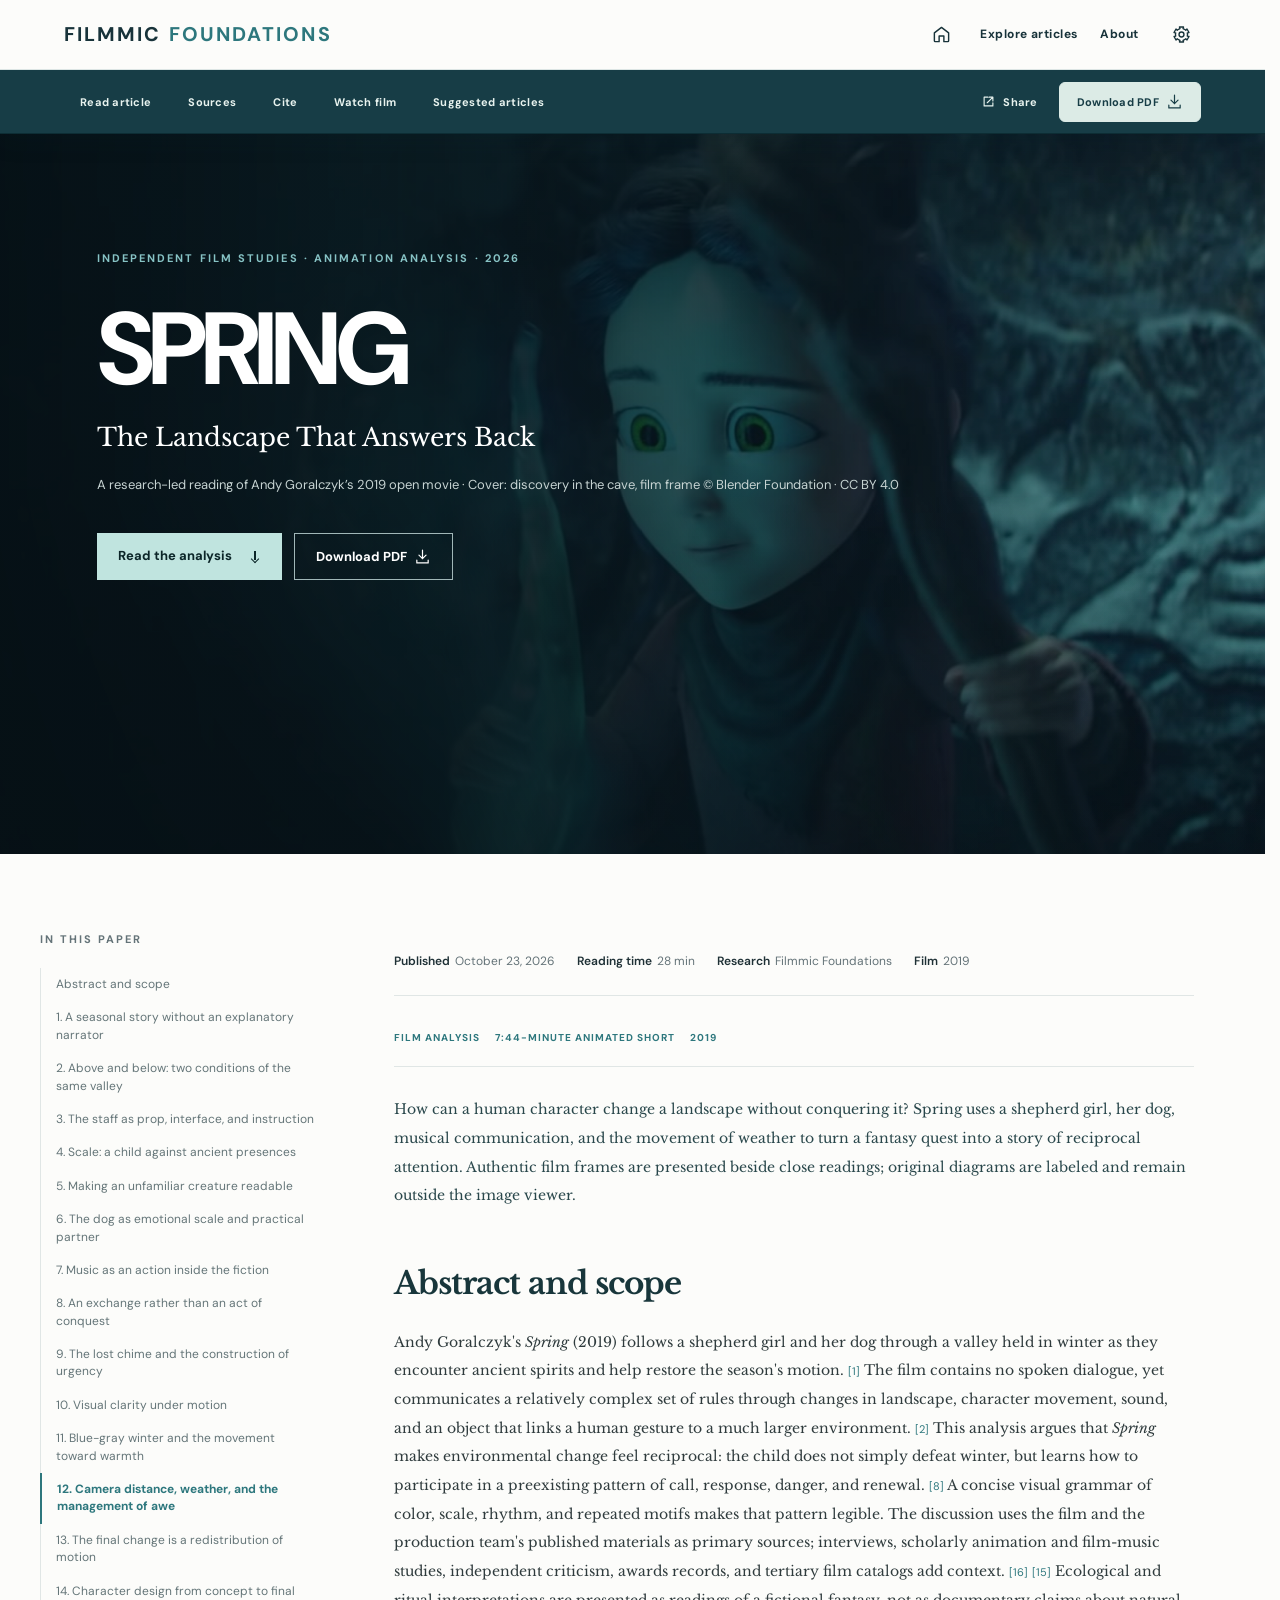
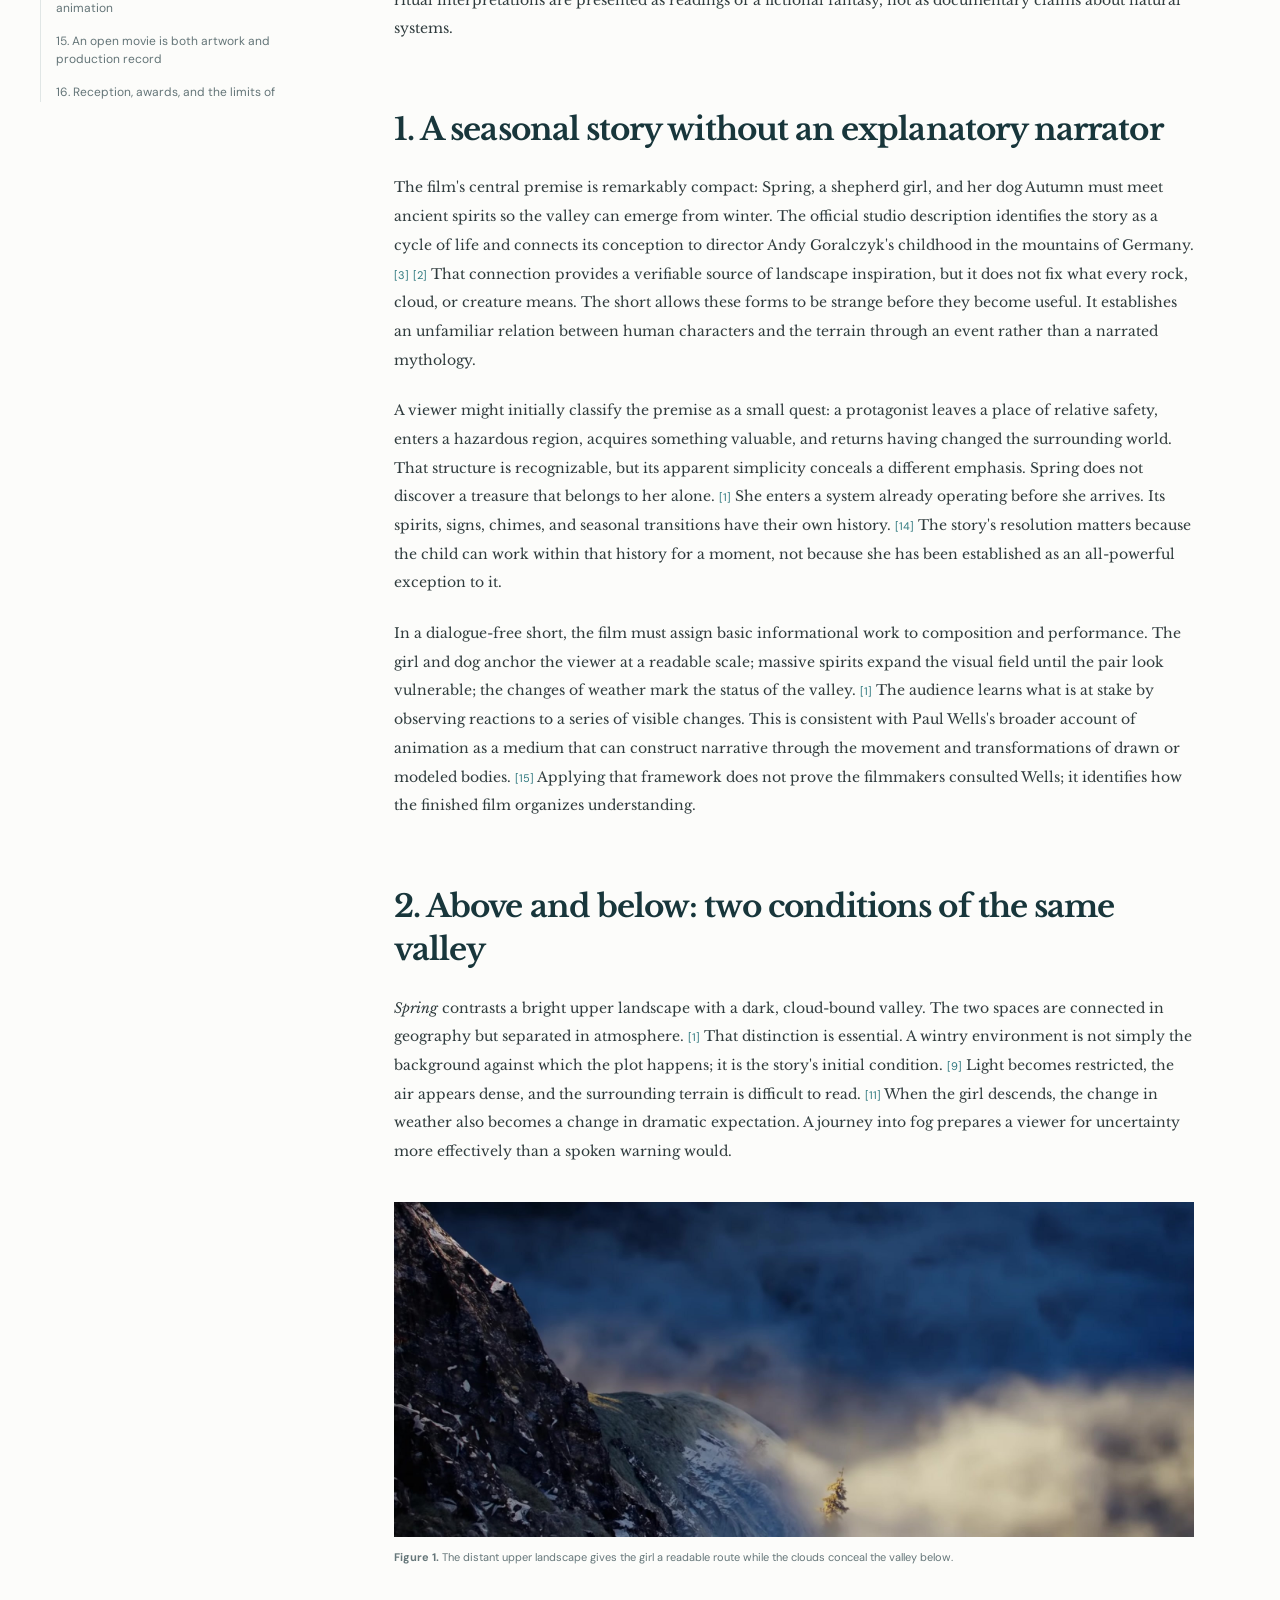
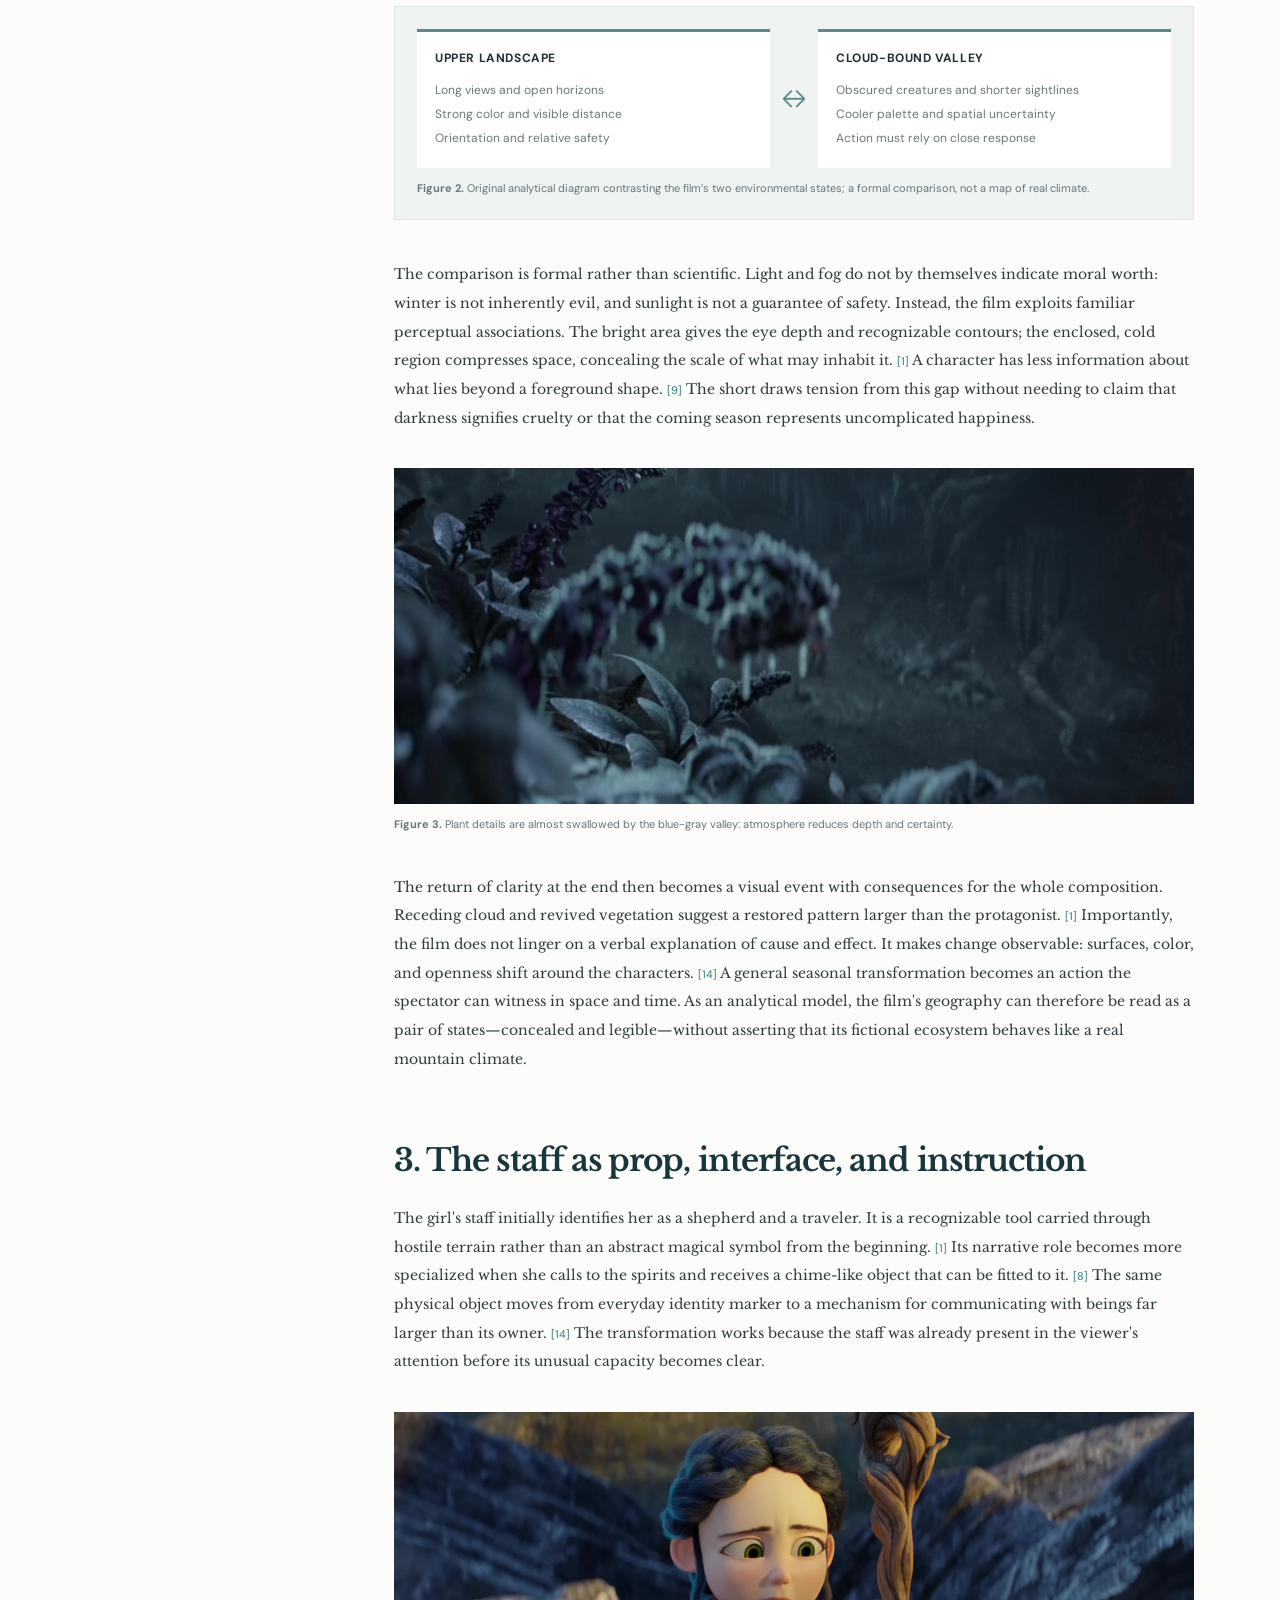
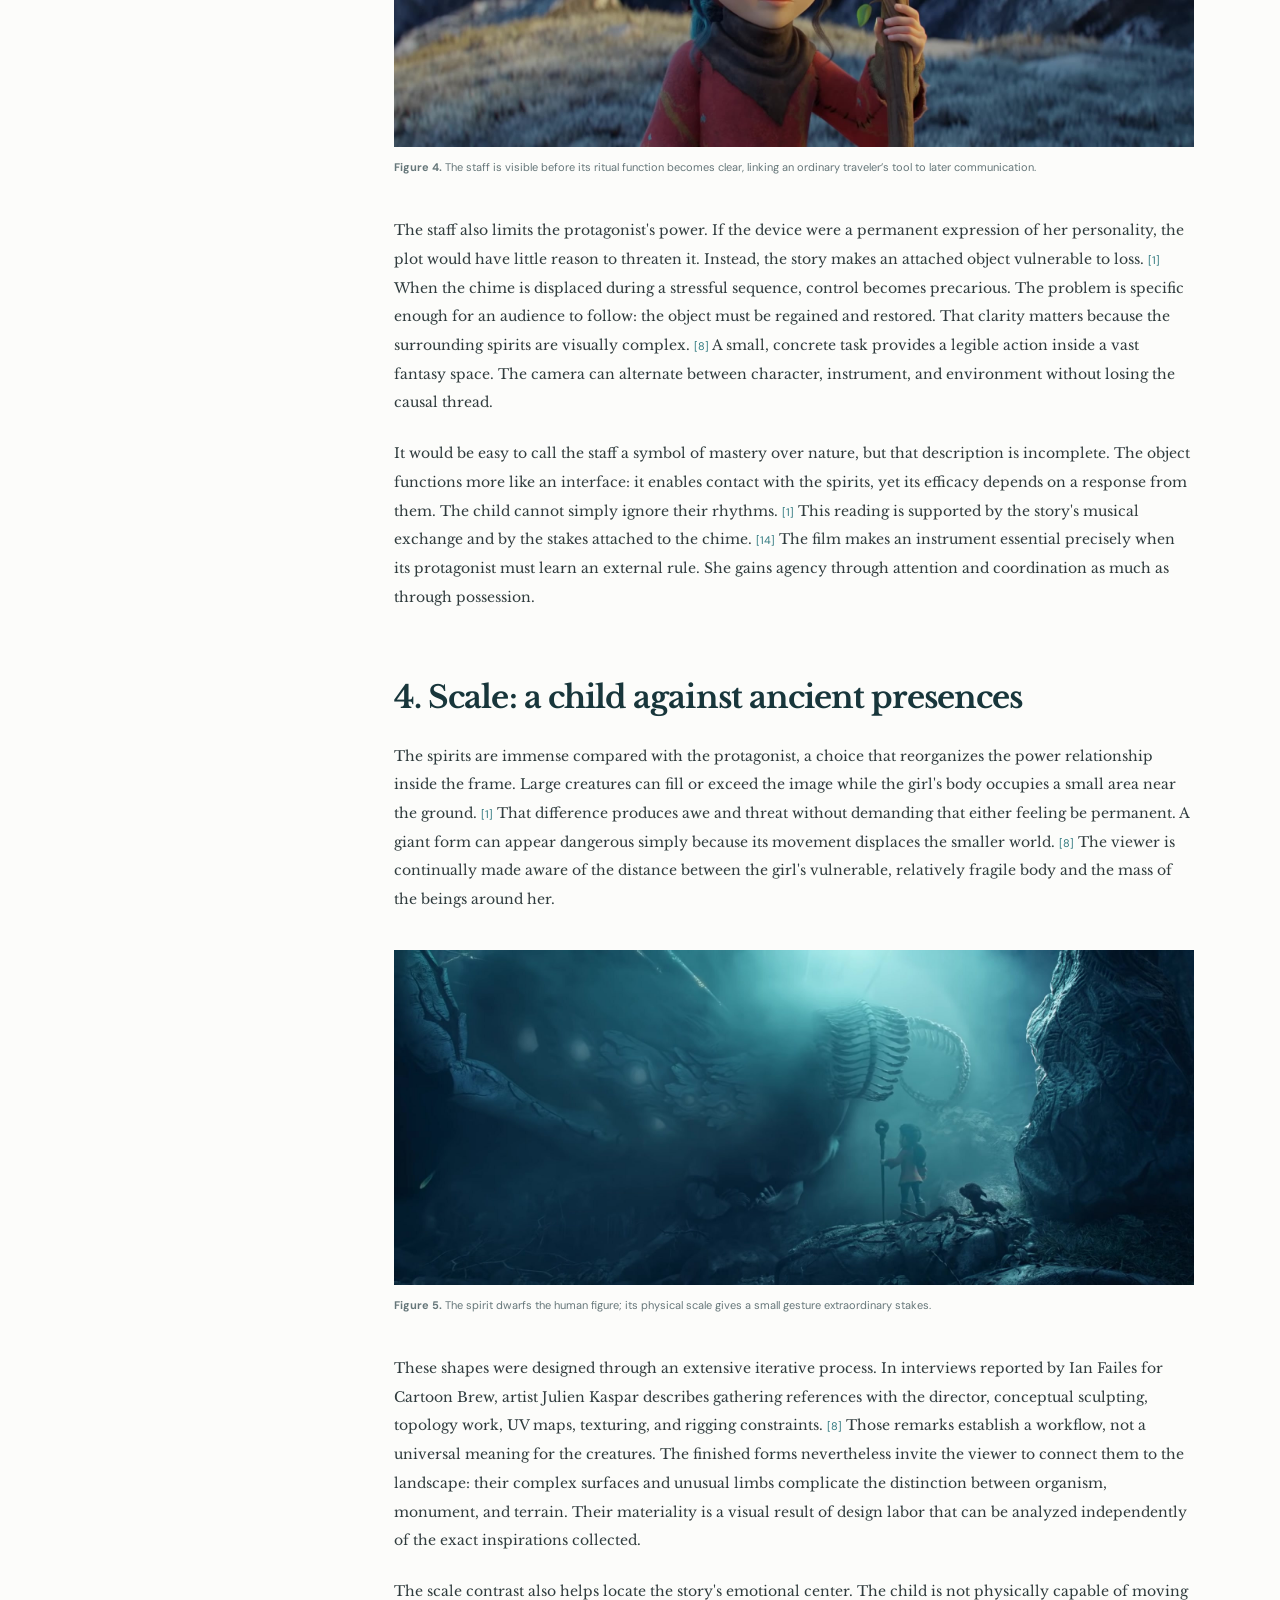
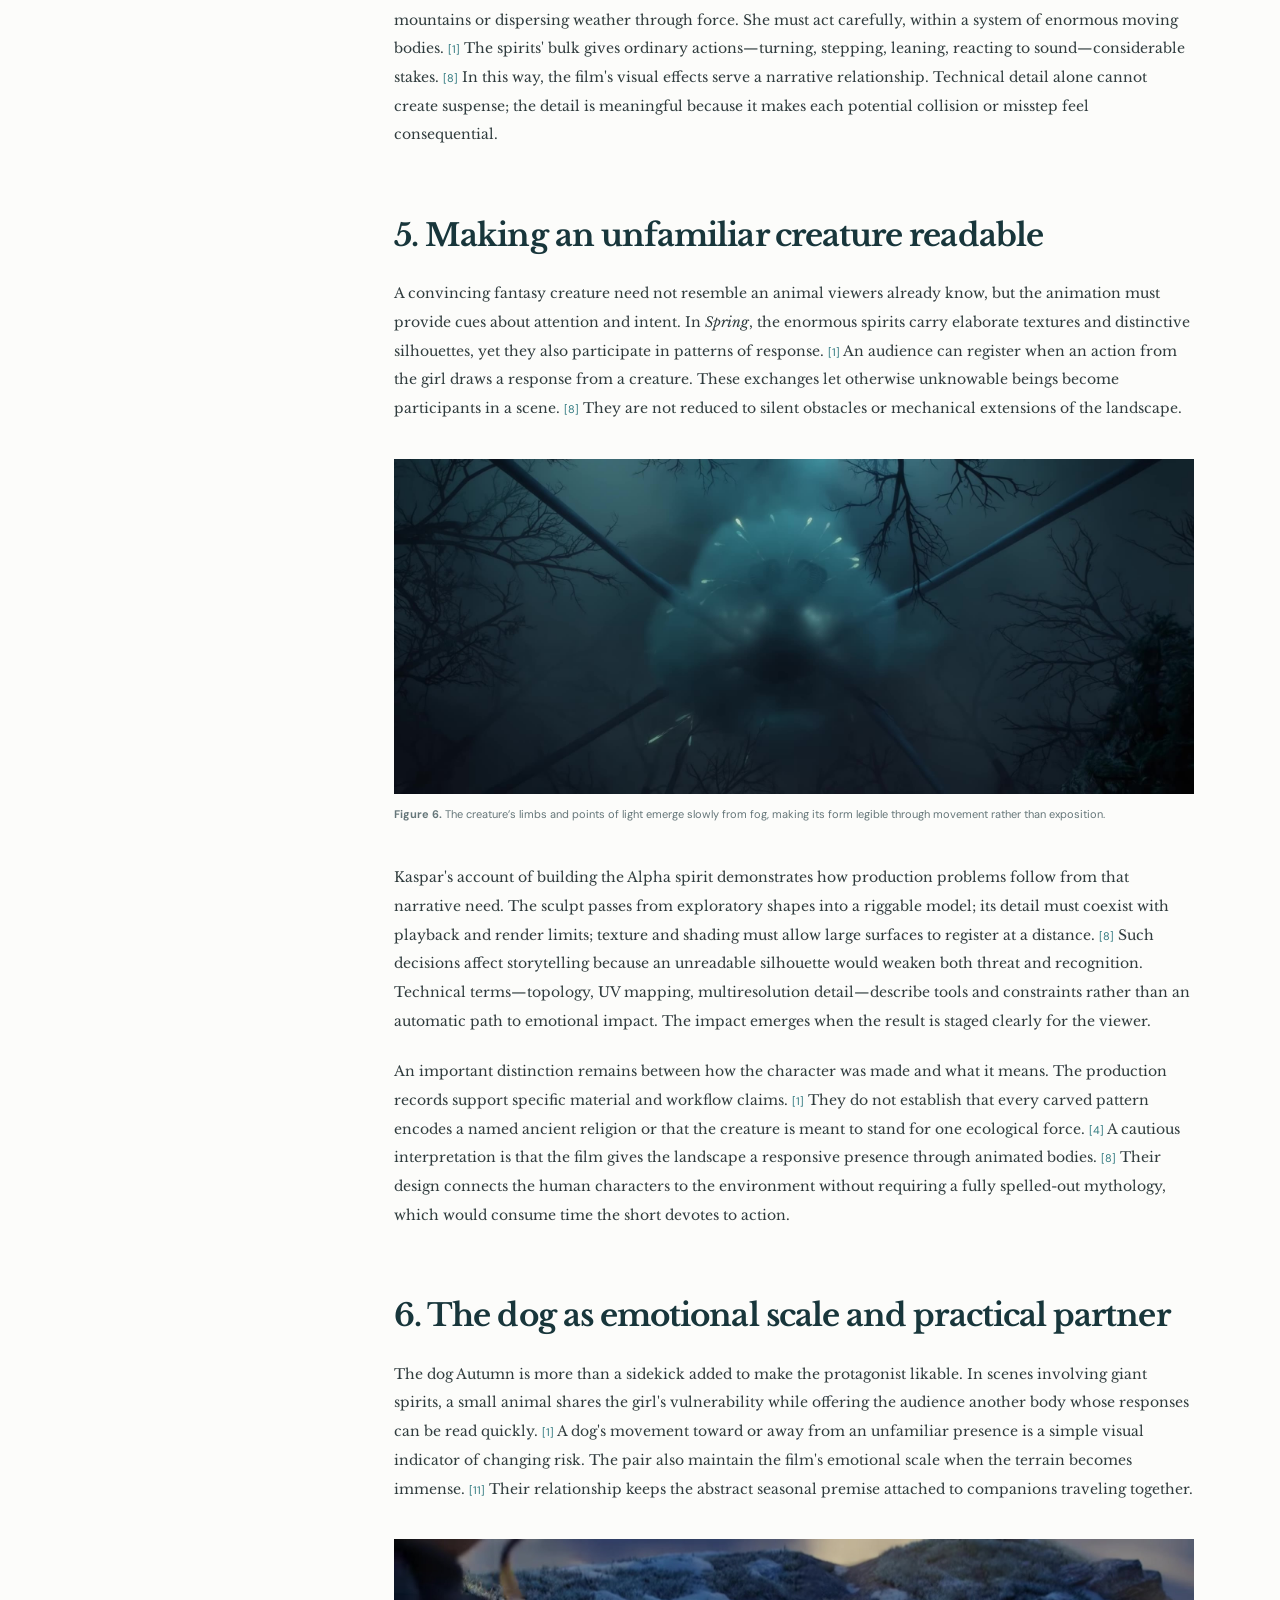
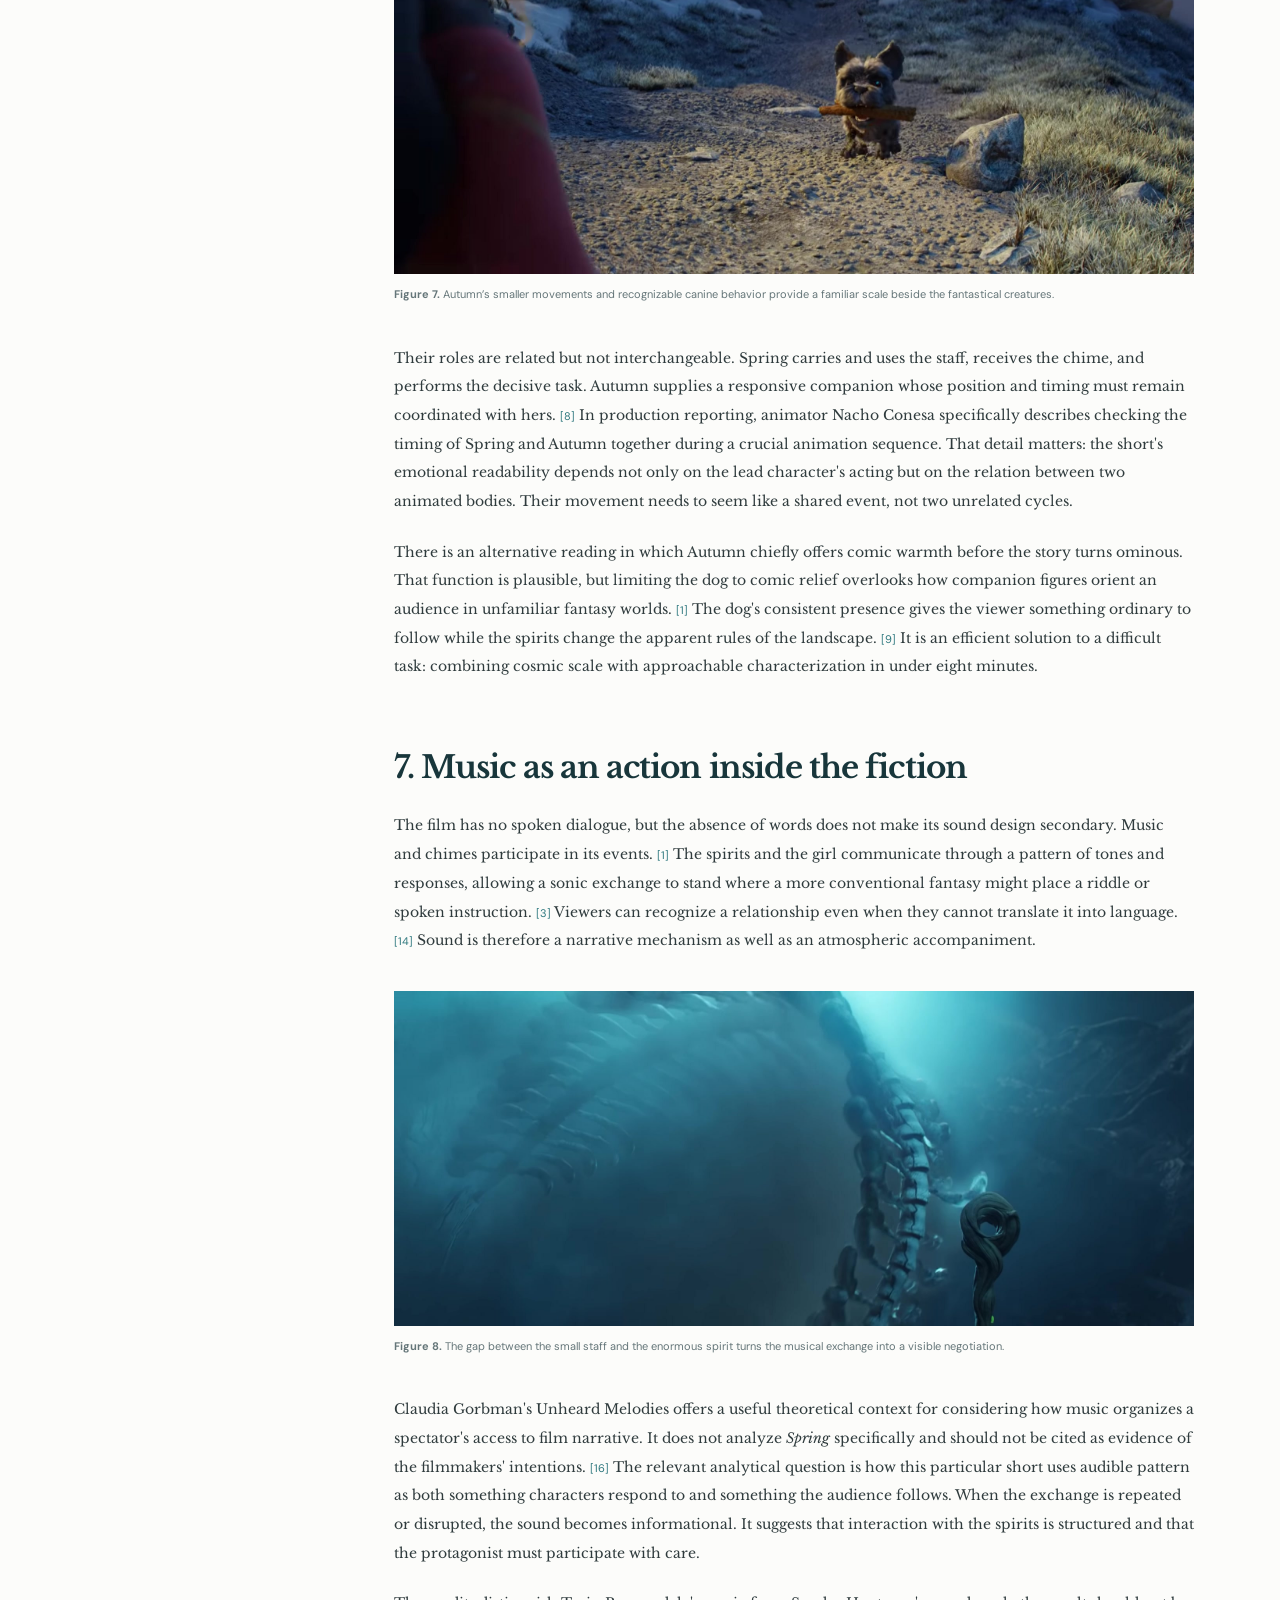
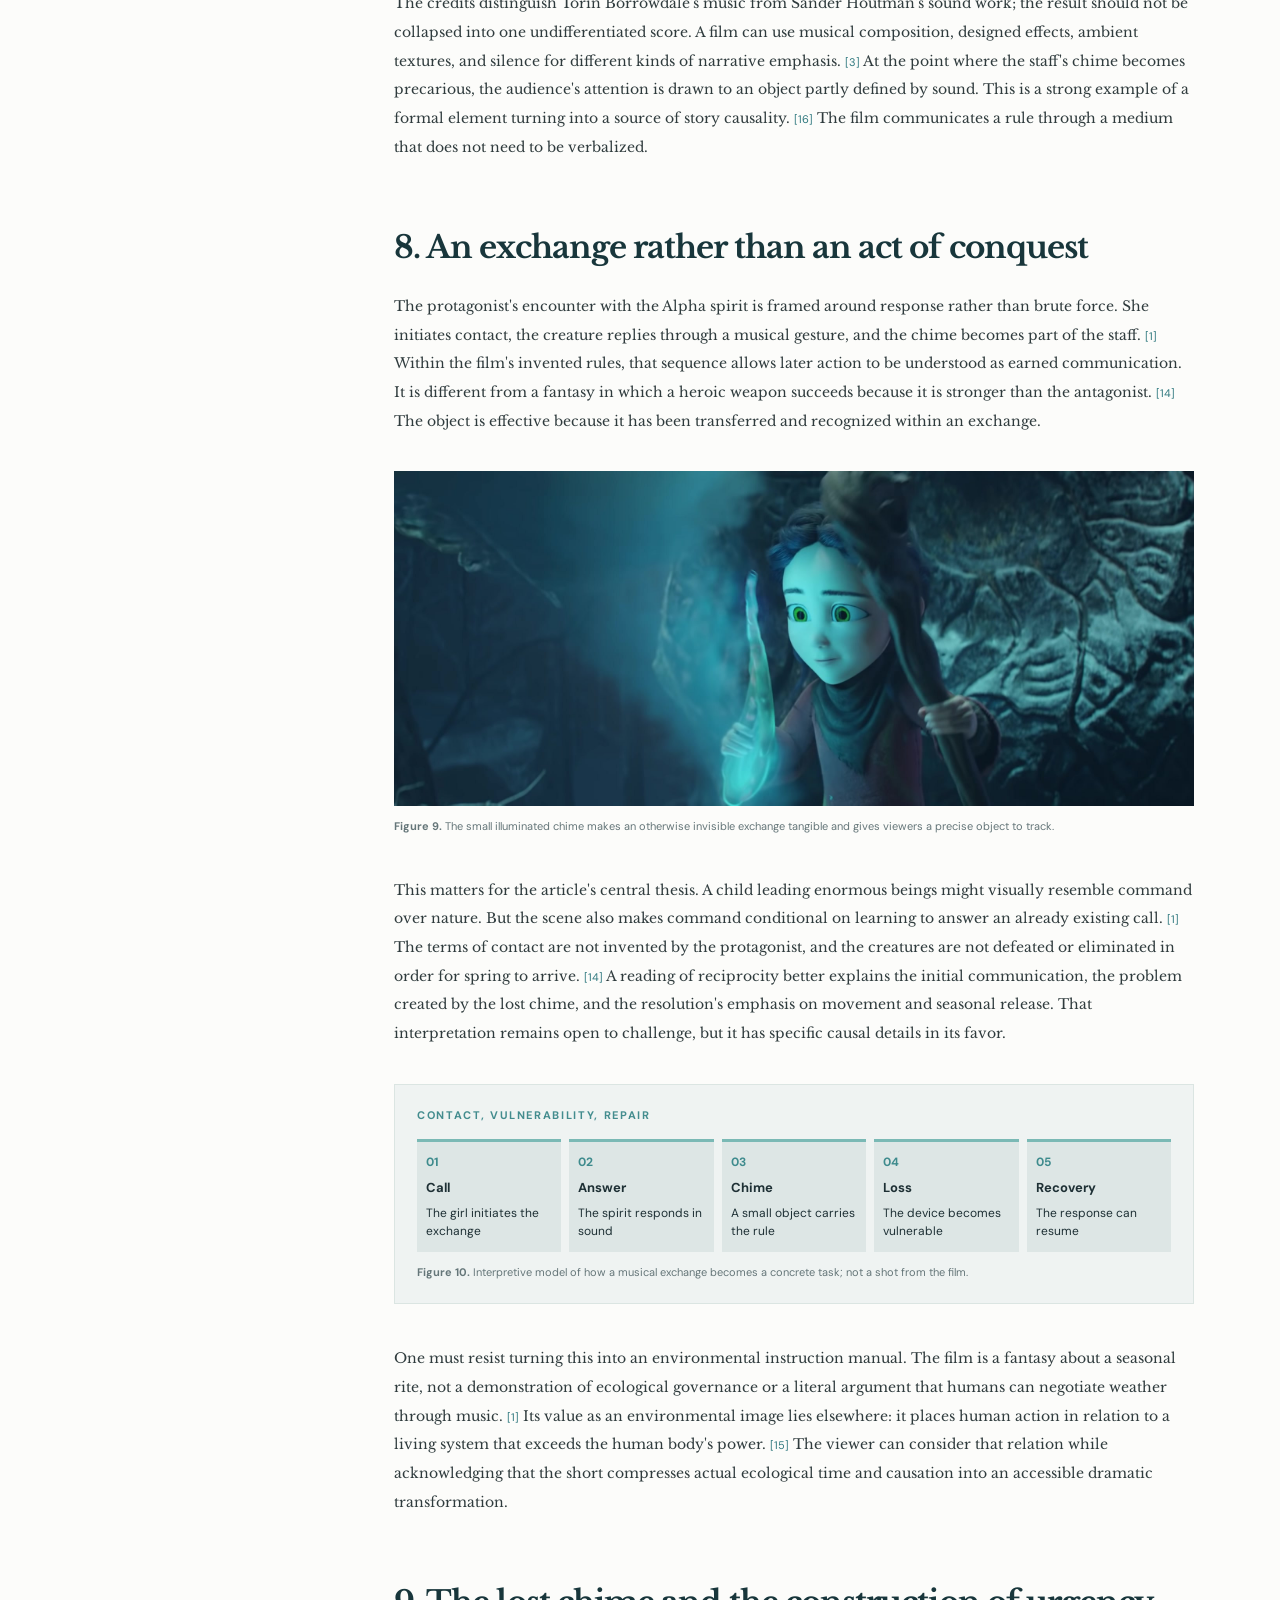
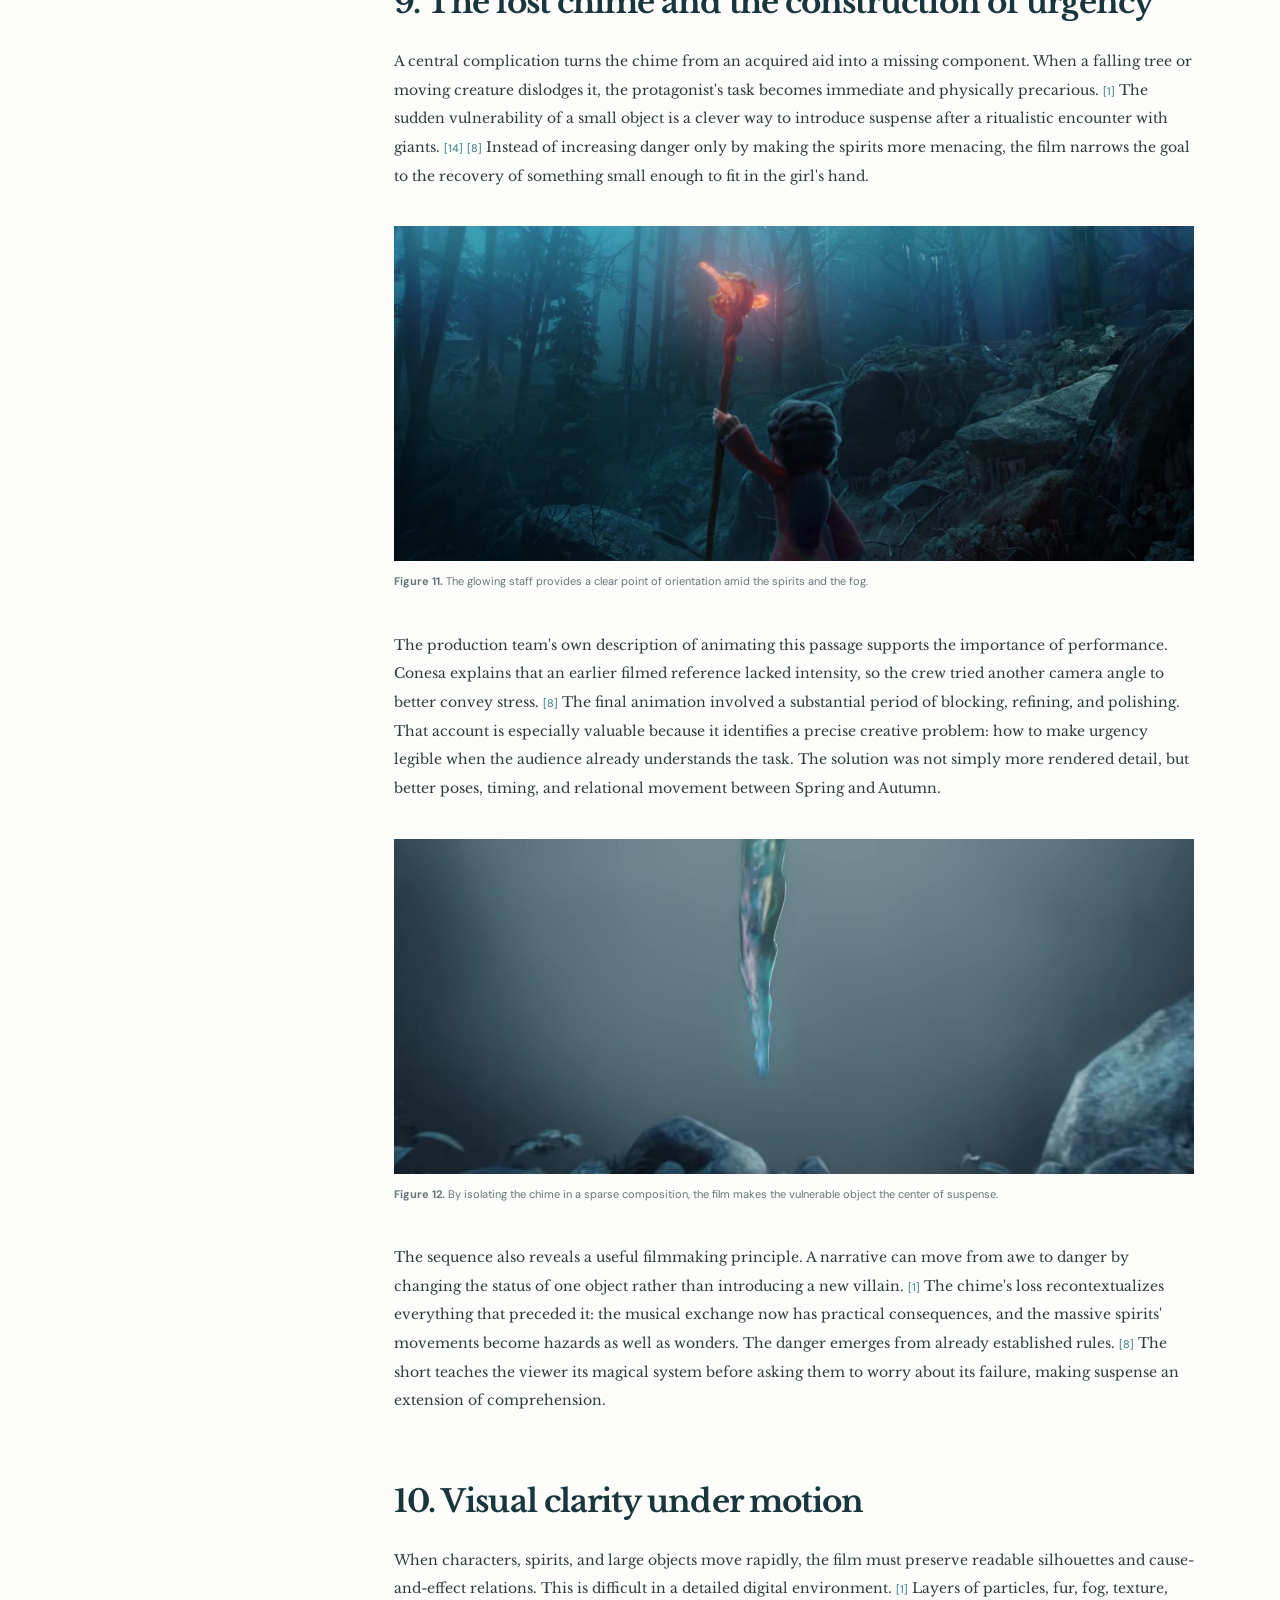
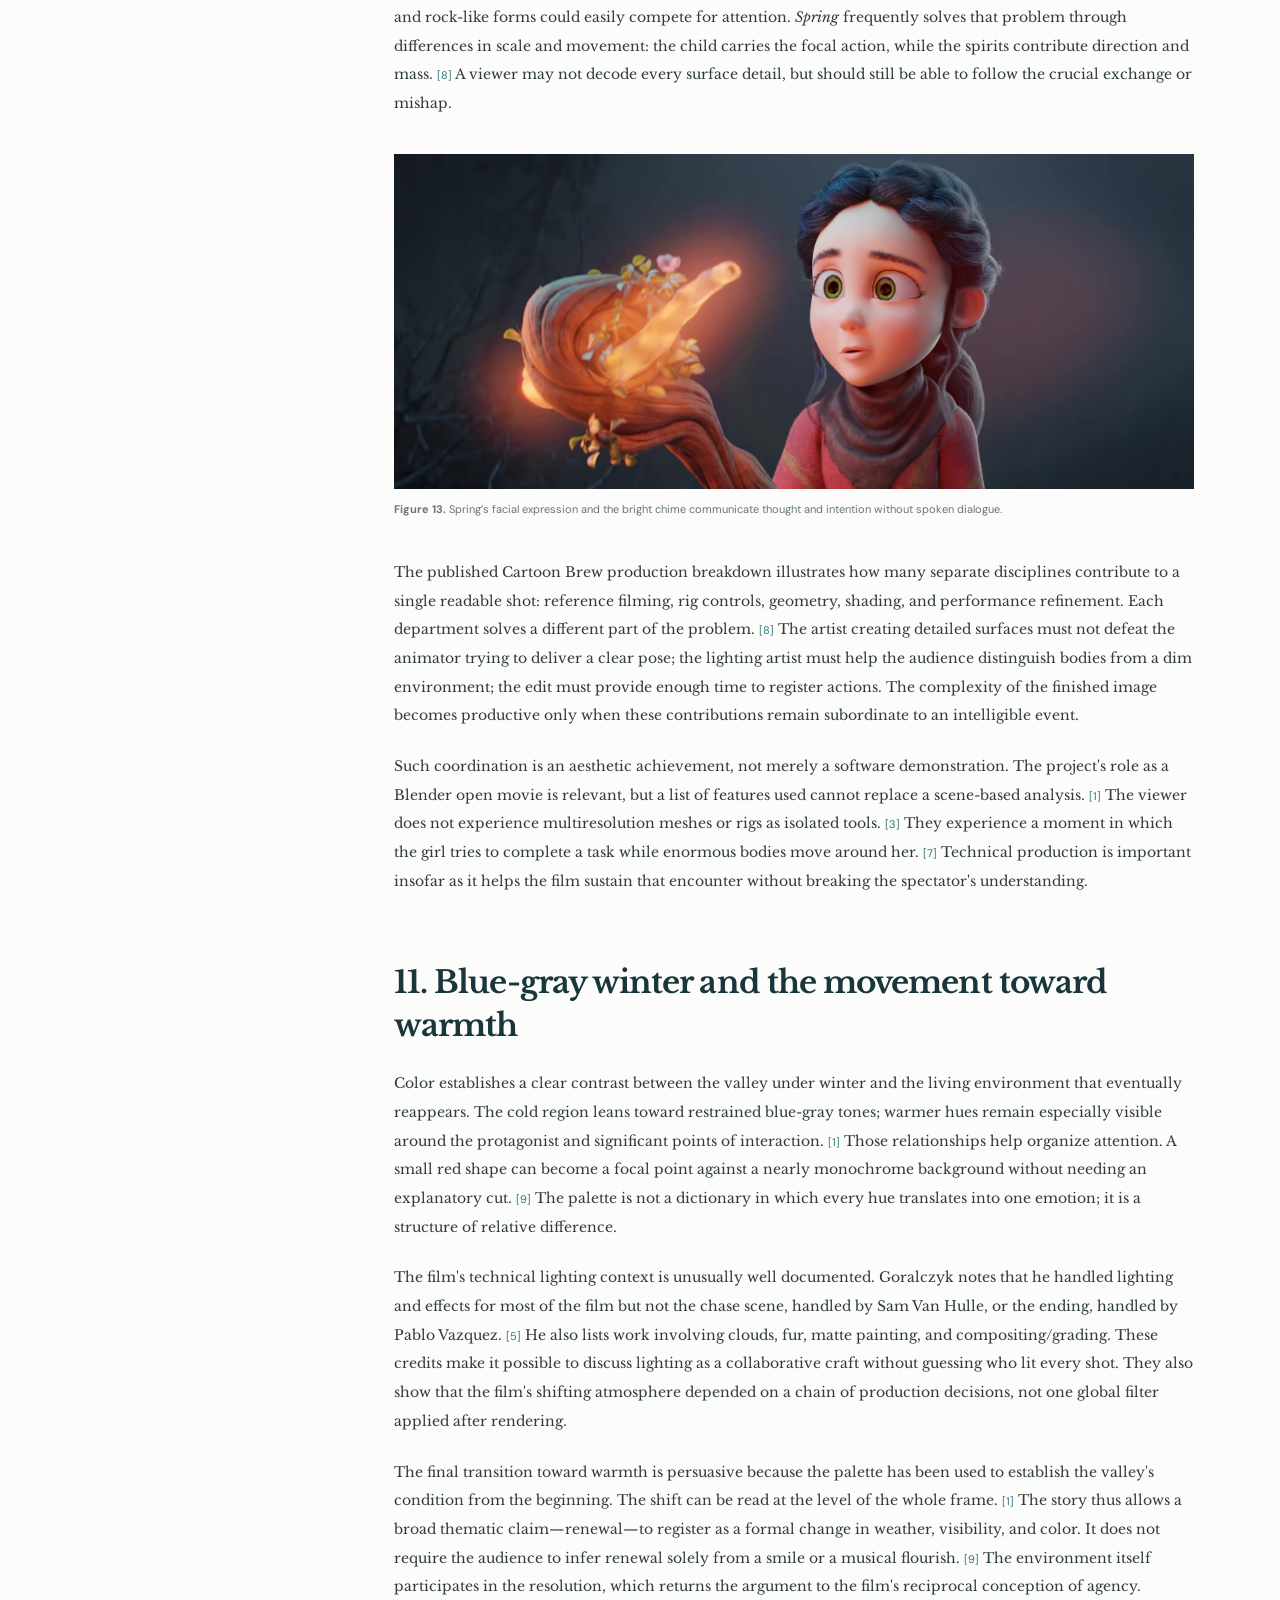
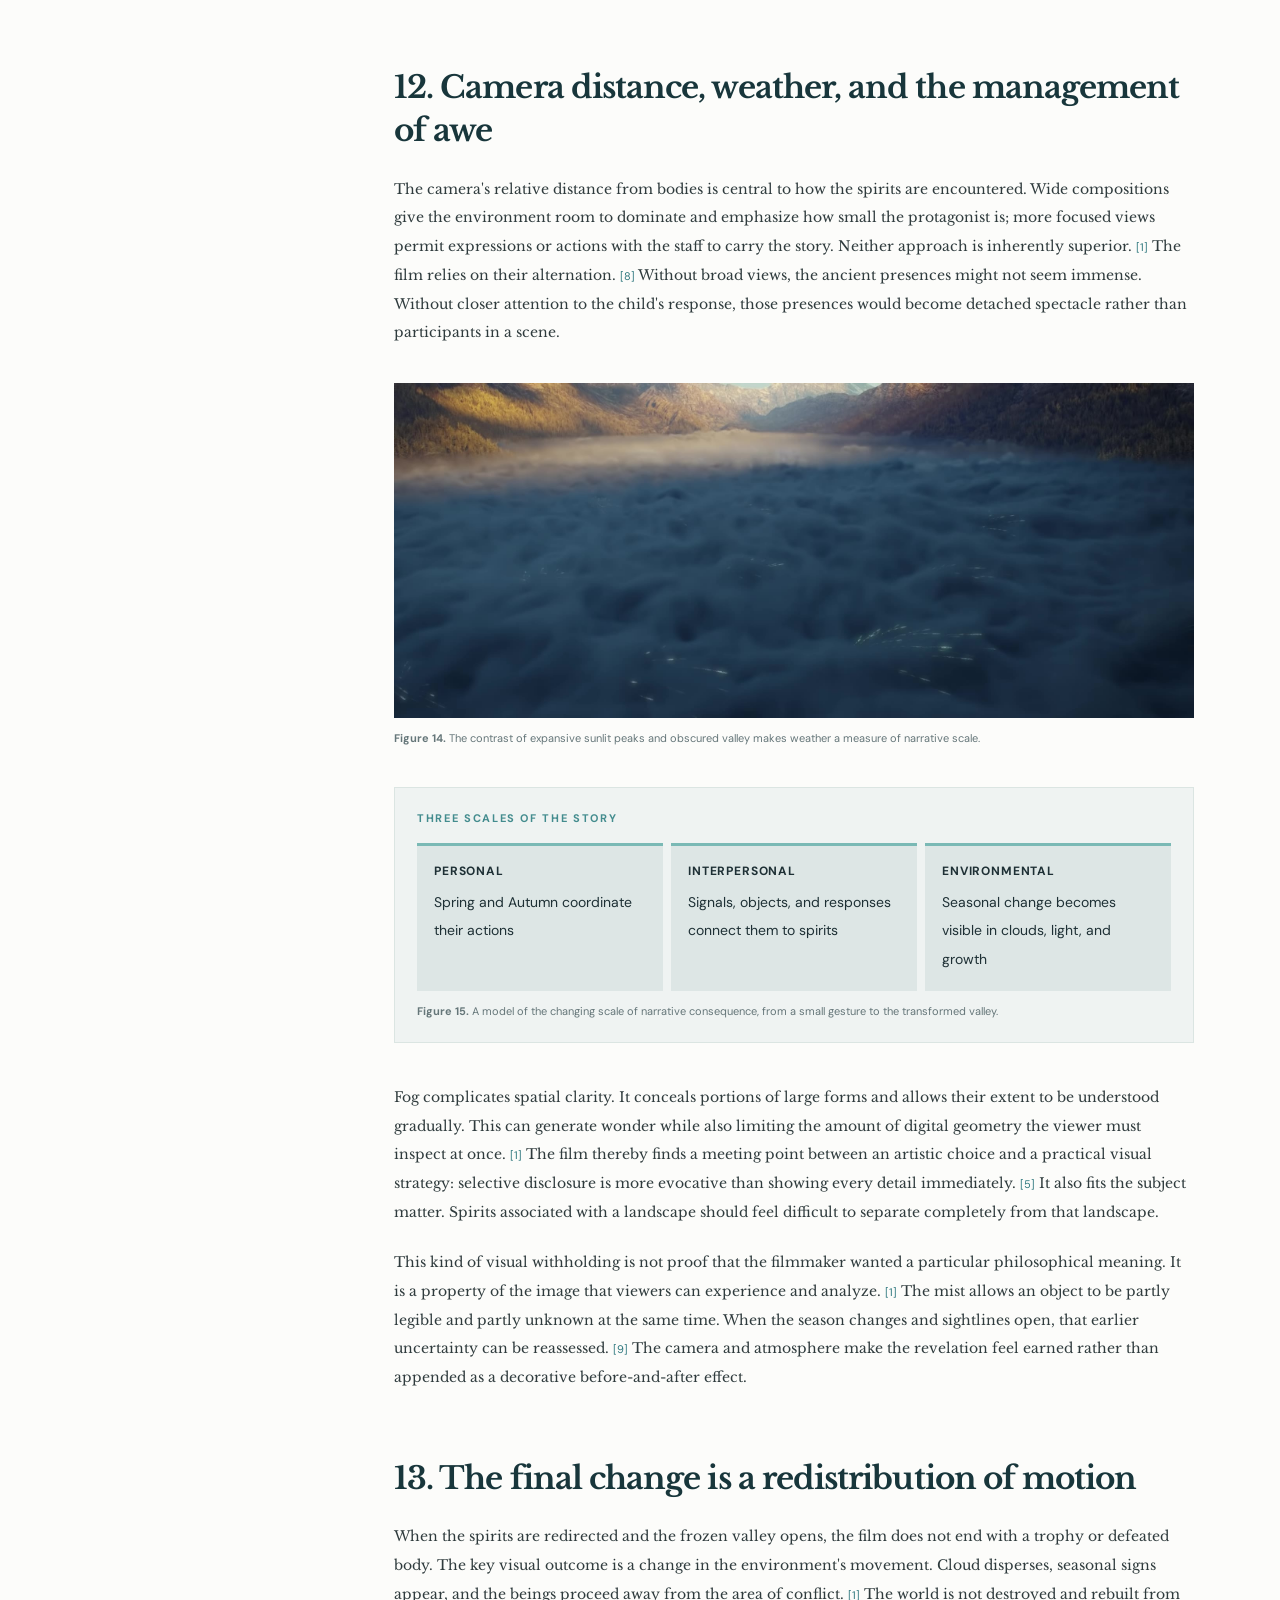
<file: spring/index.html>
<!DOCTYPE html>

<html lang="en"><head><meta charset="utf-8"/><meta content="width=device-width, initial-scale=1" name="viewport"/><meta content="A 26-minute, evidence-led study of Spring (2019): seasonal ritual, scale, sound, color, digital animation, and reciprocal environmental agency." name="description"/><meta content="index,follow" name="robots"/><meta content="Spring: The Landscape That Answers Back" property="og:title"/><meta content="A 26-minute, evidence-led study of Spring (2019): seasonal ritual, scale, sound, color, digital animation, and reciprocal environmental agency." property="og:description"/><meta content="article" property="og:type"/><meta content="https://filmmicfoundations.github.io/spring/assets/spring-cave-glowing-shard-cover.jpg" property="og:image"/><link href="https://filmmicfoundations.github.io/spring/" rel="canonical"/><title>Spring: The Landscape That Answers Back | Filmmic Foundations</title><link href="style.css?fix=diagram-label-20261021" rel="stylesheet"/><link href="../feed.xml" rel="alternate" title="Filmmic Foundations research updates" type="application/rss+xml"/><meta content="summary_large_image" name="twitter:card"/>
<script>try{(()=>{let s={};try{s=JSON.parse(localStorage.getItem("filmmic-foundations-settings")||"{}")||{}}catch(_){ }const t=s.theme||localStorage.getItem("filmmic-foundations-theme")||"light";document.documentElement.dataset.theme=t==="system"?(matchMedia("(prefers-color-scheme: dark)").matches?"dark":"light"):t})()}catch(_){}</script><link href="../assets/css/article.css?v=alike-diagram-viewer-20261021&amp;fix=popup-safe-20261021" rel="stylesheet"/><link href="../assets/css/site-header.css" rel="stylesheet"/><link href="../assets/css/publication.css" rel="stylesheet"/><link href="../assets/css/section-toolbar.css" rel="stylesheet"/><link href="../assets/css/print.css" media="print" rel="stylesheet"/><link href="../assets/images/apple-touch-icon.png" rel="apple-touch-icon" sizes="180x180"/><link href="../assets/css/site-settings.css?v=teal-restored-20261024" rel="stylesheet"/><script defer="" src="../assets/js/site-settings.js?v=teal-restored-20261024"></script><link href="../assets/images/favicon-32.png" rel="icon" sizes="32x32" type="image/png"/><link href="../assets/images/favicon-192.png" rel="icon" sizes="192x192" type="image/png"/><link href="../favicon.ico" rel="icon" sizes="any" type="image/x-icon"/><link href="../favicon.svg" rel="icon" type="image/svg+xml"/><meta content="Filmmic Foundations" property="og:site_name"/><meta content="image/jpeg" property="og:image:type"/><meta content="https://filmmicfoundations.github.io/spring/assets/spring-cave-glowing-shard-cover.jpg" name="twitter:image"/><meta content="Spring: The Landscape That Answers Back" name="twitter:title"/><meta content="Research analysis of Alike: color, routine, attention, and education." name="twitter:description"/><link href="../assets/css/dropdowns.css" rel="stylesheet"/><link href="../assets/css/overlay-contract.css?v=20261021-audit" rel="stylesheet"/><script id="ff-citation-data" type="application/json">{"mla":"“Spring: The Landscape That Answers Back.” Filmmic Foundations, 23 Oct. 2026, https://filmmicfoundations.github.io/spring/","apa":"Filmmic Foundations. (2026, October 23). Spring: The landscape that answers back. https://filmmicfoundations.github.io/spring/","chicago":"Filmmic Foundations. “Spring: The Landscape That Answers Back.” October 23, 2026. https://filmmicfoundations.github.io/spring/","ieee":"Filmmic Foundations, “Spring: The Landscape That Answers Back,” Oct. 23, 2026. [Online]. Available: https://filmmicfoundations.github.io/spring/"}</script><script id="ff-citation-html" type="application/json">{"mla":"“Spring: The Landscape That Answers Back.” <em>Filmmic Foundations<\/em>, 23 Oct. 2026, https://filmmicfoundations.github.io/spring/","apa":"Filmmic Foundations. (2026, October 23). <em>Spring: The landscape that answers back<\/em>. https://filmmicfoundations.github.io/spring/","chicago":"Filmmic Foundations. “Spring: The Landscape That Answers Back.” October 23, 2026. https://filmmicfoundations.github.io/spring/","ieee":"Filmmic Foundations, “Spring: The Landscape That Answers Back,” Oct. 23, 2026. [Online]. Available: https://filmmicfoundations.github.io/spring/"}</script><script id="ff-article-schema" type="application/ld+json">{"@context":"https://schema.org","@type":"ScholarlyArticle","headline":"Spring — critical short-film analysis","name":"Spring","description":"An evidence-led analysis of the 2019 Blender open movie: seasonal ritual, landscape, music, animation performance and collaborative production.","abstract":"Andy Goralczyk's *Spring* (2019) follows a shepherd girl and her dog through a valley held in winter as they encounter ancient spirits and help restore the season's motion. The film contains no spoken dialogue, yet communicates a relatively complex set of rules through changes in landscape, character movement, sound, and an object that links a human gesture to a much larger environment. This analysis argues that *Spring* makes environmental change feel reciprocal: the child does not simply defeat winter, but learns how to participate in a preexisting pattern of call, response, danger, and renewal. A concise visual grammar of color, scale, rhythm, and repeated motifs makes that pattern legible. The discussion uses the film and the production team's published materials as primary sources; interviews, scholarly animation and film-music studies, independent criticism, awards records, and tertiary film catalogs add context. Ecological and ritual interpretations are presented as readings of a fictional fantasy, not as documentary claims about natural systems. [1][2][8][15][16]","url":"https://filmmicfoundations.github.io/spring/","mainEntityOfPage":"https://filmmicfoundations.github.io/spring/","isAccessibleForFree":true,"inLanguage":"en","genre":"Film studies","author":{"@type":"Organization","name":"Filmmic Foundations","url":"https://filmmicfoundations.github.io/"},"publisher":{"@type":"Organization","name":"Filmmic Foundations","url":"https://filmmicfoundations.github.io/"},"keywords":["agency","animated short","blender","character animation","color","companionship","computer animation","continuity","environment","nature","open movie","production design","reciprocity","renewal","ritual","seasonal cycle","sound design","visual effects","visual storytelling"],"datePublished":"2026-10-23","dateModified":"2026-10-23","about":{"@type":"Movie","name":"Spring","datePublished":"2019"},"image":"https://filmmicfoundations.github.io/spring/assets/spring-cave-glowing-shard-cover.jpg"}</script><meta property="article:published_time" content="2026-10-23"><meta property="article:modified_time" content="2026-10-23"></head><body><a class="ff-skip-link" href="#abstract-and-scope">Skip to analysis</a>
<header class="topbar ff-site-header"><a class="brand ff-site-brand" href="../">FILMMIC <span>FOUNDATIONS</span></a><nav aria-label="Main navigation" class="site-nav site-nav-simple ff-site-nav"><a aria-label="Home" class="nav-link ff-home-link" href="../" title="Home"><svg aria-hidden="true" fill="none" stroke="currentColor" stroke-linecap="round" stroke-linejoin="round" stroke-width="1.8" viewbox="0 0 24 24"><path d="m3 10 9-7 9 7v10a1 1 0 0 1-1 1h-5v-7H9v7H4a1 1 0 0 1-1-1z"></path></svg></a><a class="nav-link" href="../#articles">Explore articles</a><a class="nav-link" href="../about/">About</a><button aria-controls="ff-settings-dialog" aria-haspopup="dialog" aria-label="Open settings" class="ff-settings-toggle" title="Reading preferences" type="button"><svg aria-hidden="true" fill="none" stroke="currentColor" stroke-linecap="round" stroke-linejoin="round" stroke-width="1.75" viewbox="0 0 24 24"><path d="M 8.2 5.42 L 10.03 4.66 L 9.46 2.53 L 14.54 2.53 L 13.97 4.66 L 15.8 5.42 L 17.37 6.63 L 18.93 5.07 L 21.47 9.46 L 19.34 10.03 L 19.6 12 L 19.34 13.97 L 21.47 14.54 L 18.93 18.93 L 17.37 17.37 L 15.8 18.58 L 13.97 19.34 L 14.54 21.47 L 9.46 21.47 L 10.03 19.34 L 8.2 18.58 L 6.63 17.37 L 5.07 18.93 L 2.53 14.54 L 4.66 13.97 L 4.4 12 L 4.66 10.03 L 2.53 9.46 L 5.07 5.07 L 6.63 6.63 Z"></path><circle cx="12" cy="12" r="3.1"></circle></svg></button></nav></header>
<nav aria-label="Article actions" class="article-toolbar ff-section-toolbar" id="article-toolbar"><div class="reading-tools"><a class="reading-tool" href="#abstract-and-scope">Read article</a><a class="reading-tool" href="#references-and-further-viewing">Sources</a><a class="reading-tool" href="#cite-this-article">Cite</a><a class="reading-tool" href="#watch">Watch film</a><a class="reading-tool" href="#suggested-articles">Suggested articles</a></div><div class="reading-tools-right"><button aria-label="Share this article" class="reading-tool ff-article-share" id="ff-share-article" type="button"><svg aria-hidden="true" viewbox="0 0 24 24"><path d="M13 5h6v6M19 5l-9 9M19 14v5H5V5h6"></path></svg><span>Share</span></button><details class="mobile-contents"><summary>In this paper</summary><div class="mobile-contents-list"><a href="#abstract-and-scope">Abstract and scope</a><a href="#1-a-seasonal-story-without-an-explanatory-narrator">1. A seasonal story without an explanatory narrator</a><a href="#2-above-and-below-two-conditions-of-the-same-valley">2. Above and below: two conditions of the same valley</a><a href="#3-the-staff-as-prop-interface-and-instruction">3. The staff as prop, interface, and instruction</a><a href="#4-scale-a-child-against-ancient-presences">4. Scale: a child against ancient presences</a><a href="#5-making-an-unfamiliar-creature-readable">5. Making an unfamiliar creature readable</a><a href="#6-the-dog-as-emotional-scale-and-practical-partner">6. The dog as emotional scale and practical partner</a><a href="#7-music-as-an-action-inside-the-fiction">7. Music as an action inside the fiction</a><a href="#8-an-exchange-rather-than-an-act-of-conquest">8. An exchange rather than an act of conquest</a><a href="#9-the-lost-chime-and-the-construction-of-urgency">9. The lost chime and the construction of urgency</a><a href="#10-visual-clarity-under-motion">10. Visual clarity under motion</a><a href="#11-blue-gray-winter-and-the-movement-toward-warmth">11. Blue-gray winter and the movement toward warmth</a><a href="#12-camera-distance-weather-and-the-management-of-awe">12. Camera distance, weather, and the management of awe</a><a href="#13-the-final-change-is-a-redistribution-of-motion">13. The final change is a redistribution of motion</a><a href="#14-character-design-from-concept-to-final-animation">14. Character design from concept to final animation</a><a href="#15-an-open-movie-is-both-artwork-and-production-record">15. An open movie is both artwork and production record</a><a href="#16-reception-awards-and-the-limits-of-acclaim">16. Reception, awards, and the limits of acclaim</a><a href="#17-alternative-interpretations-and-methodological-limits">17. Alternative interpretations and methodological limits</a><a href="#18-conclusion-renewal-as-coordinated-attention">18. Conclusion: renewal as coordinated attention</a><a href="#references-and-further-viewing">References and further viewing</a><a href="#cite-this-article">Cite this article</a><a href="#watch">Watch the film</a><a href="#suggested-articles">Suggested articles</a></div></details><a class="reading-pdf" href="Spring_The_Landscape_That_Answers_Back_Analysis.pdf" rel="noopener noreferrer" target="_blank">Download PDF <svg aria-hidden="true" class="ff-download-icon" viewbox="0 0 24 24"><path d="M12 3v12m-5-5 5 5 5-5M4 17v4h16v-4"></path></svg></a></div><span aria-hidden="true" class="ff-reading-progress"></span></nav>
<main id="top"><section class="hero"><div aria-label="Film still from Spring (2019): the young protagonist in a cave examining a glowing blue shard" class="hero-image" role="img"></div><div class="hero-shade"></div><div class="hero-inner"><div class="eyebrow">INDEPENDENT FILM STUDIES · ANIMATION ANALYSIS · 2026</div><h1>SPRING</h1><p class="dek">The Landscape That Answers Back</p><p class="hero-caption">A research-led reading of Andy Goralczyk’s 2019 open movie · Cover: discovery in the cave, film frame © Blender Foundation · CC BY 4.0</p><div class="hero-actions"><a class="primary" href="#abstract-and-scope">Read the analysis <span aria-hidden="true" class="css-arrow css-arrow-down"></span></a><a class="secondary ff-pdf-button" href="Spring_The_Landscape_That_Answers_Back_Analysis.pdf" rel="noopener noreferrer" target="_blank">Download PDF <svg aria-hidden="true" class="ff-download-icon" viewbox="0 0 24 24"><path d="M12 3v12m-5-5 5 5 5-5M4 17v4h16v-4"></path></svg></a></div></div></section>
<div class="paper-layout"><aside class="sidebar"><div class="sidebar-sticky"><div class="sidebar-label">IN THIS PAPER</div><div class="toc"><a href="#abstract-and-scope">Abstract and scope</a><a href="#1-a-seasonal-story-without-an-explanatory-narrator">1. A seasonal story without an explanatory narrator</a><a href="#2-above-and-below-two-conditions-of-the-same-valley">2. Above and below: two conditions of the same valley</a><a href="#3-the-staff-as-prop-interface-and-instruction">3. The staff as prop, interface, and instruction</a><a href="#4-scale-a-child-against-ancient-presences">4. Scale: a child against ancient presences</a><a href="#5-making-an-unfamiliar-creature-readable">5. Making an unfamiliar creature readable</a><a href="#6-the-dog-as-emotional-scale-and-practical-partner">6. The dog as emotional scale and practical partner</a><a href="#7-music-as-an-action-inside-the-fiction">7. Music as an action inside the fiction</a><a href="#8-an-exchange-rather-than-an-act-of-conquest">8. An exchange rather than an act of conquest</a><a href="#9-the-lost-chime-and-the-construction-of-urgency">9. The lost chime and the construction of urgency</a><a href="#10-visual-clarity-under-motion">10. Visual clarity under motion</a><a href="#11-blue-gray-winter-and-the-movement-toward-warmth">11. Blue-gray winter and the movement toward warmth</a><a href="#12-camera-distance-weather-and-the-management-of-awe">12. Camera distance, weather, and the management of awe</a><a href="#13-the-final-change-is-a-redistribution-of-motion">13. The final change is a redistribution of motion</a><a href="#14-character-design-from-concept-to-final-animation">14. Character design from concept to final animation</a><a href="#15-an-open-movie-is-both-artwork-and-production-record">15. An open movie is both artwork and production record</a><a href="#16-reception-awards-and-the-limits-of-acclaim">16. Reception, awards, and the limits of acclaim</a><a href="#17-alternative-interpretations-and-methodological-limits">17. Alternative interpretations and methodological limits</a><a href="#18-conclusion-renewal-as-coordinated-attention">18. Conclusion: renewal as coordinated attention</a><a href="#references-and-further-viewing">References and further viewing</a><a href="#cite-this-article">Cite this article</a><a href="#watch">Watch the film</a><a href="#suggested-articles">Suggested articles</a></div><div class="sidebar-note">An independent close reading of an animated short film. Film stills are stored locally for reliable viewing; original diagrams are excluded from the viewer.</div></div></aside><article class="article"><!-- ARTICLE META START -->
<div class="ff-publication-meta" aria-label="Publication information"><span><strong>Published</strong> <time datetime="2026-10-23">October 23, 2026</time></span><span><strong>Reading time</strong> 28 min</span><span><strong>Research</strong> Filmmic Foundations</span><span><strong>Film</strong> 2019</span></div>
<!-- ARTICLE META END --><div class="article-meta"><span>FILM ANALYSIS</span><span>7:44-MINUTE ANIMATED SHORT</span><span>2019</span></div><div class="article-intro"><p>How can a human character change a landscape without conquering it? Spring uses a shepherd girl, her dog, musical communication, and the movement of weather to turn a fantasy quest into a story of reciprocal attention. Authentic film frames are presented beside close readings; original diagrams are labeled and remain outside the image viewer.</p></div><h2 id="abstract-and-scope">Abstract and scope</h2><p>Andy Goralczyk's <em>Spring</em> (2019) follows a shepherd girl and her dog through a valley held in winter as they encounter ancient spirits and help restore the season's motion. <a class="cite" href="#ref-1">[1]</a> The film contains no spoken dialogue, yet communicates a relatively complex set of rules through changes in landscape, character movement, sound, and an object that links a human gesture to a much larger environment. <a class="cite" href="#ref-2">[2]</a> This analysis argues that <em>Spring</em> makes environmental change feel reciprocal: the child does not simply defeat winter, but learns how to participate in a preexisting pattern of call, response, danger, and renewal. <a class="cite" href="#ref-8">[8]</a> A concise visual grammar of color, scale, rhythm, and repeated motifs makes that pattern legible. The discussion uses the film and the production team's published materials as primary sources; interviews, scholarly animation and film-music studies, independent criticism, awards records, and tertiary film catalogs add context. <a class="cite" href="#ref-16">[16]</a> <a class="cite" href="#ref-15">[15]</a> Ecological and ritual interpretations are presented as readings of a fictional fantasy, not as documentary claims about natural systems.</p><h2 id="1-a-seasonal-story-without-an-explanatory-narrator">1. A seasonal story without an explanatory narrator</h2><p>The film's central premise is remarkably compact: Spring, a shepherd girl, and her dog Autumn must meet ancient spirits so the valley can emerge from winter. The official studio description identifies the story as a cycle of life and connects its conception to director Andy Goralczyk's childhood in the mountains of Germany. <a class="cite" href="#ref-3">[3]</a> <a class="cite" href="#ref-2">[2]</a> That connection provides a verifiable source of landscape inspiration, but it does not fix what every rock, cloud, or creature means. The short allows these forms to be strange before they become useful. It establishes an unfamiliar relation between human characters and the terrain through an event rather than a narrated mythology.</p><p>A viewer might initially classify the premise as a small quest: a protagonist leaves a place of relative safety, enters a hazardous region, acquires something valuable, and returns having changed the surrounding world. That structure is recognizable, but its apparent simplicity conceals a different emphasis. Spring does not discover a treasure that belongs to her alone. <a class="cite" href="#ref-1">[1]</a> She enters a system already operating before she arrives. Its spirits, signs, chimes, and seasonal transitions have their own history. <a class="cite" href="#ref-14">[14]</a> The story's resolution matters because the child can work within that history for a moment, not because she has been established as an all-powerful exception to it.</p><p>In a dialogue-free short, the film must assign basic informational work to composition and performance. The girl and dog anchor the viewer at a readable scale; massive spirits expand the visual field until the pair look vulnerable; the changes of weather mark the status of the valley. <a class="cite" href="#ref-1">[1]</a> The audience learns what is at stake by observing reactions to a series of visible changes. This is consistent with Paul Wells's broader account of animation as a medium that can construct narrative through the movement and transformations of drawn or modeled bodies. <a class="cite" href="#ref-15">[15]</a> Applying that framework does not prove the filmmakers consulted Wells; it identifies how the finished film organizes understanding.</p><h2 id="2-above-and-below-two-conditions-of-the-same-valley">2. Above and below: two conditions of the same valley</h2><p><em>Spring</em> contrasts a bright upper landscape with a dark, cloud-bound valley. The two spaces are connected in geography but separated in atmosphere. <a class="cite" href="#ref-1">[1]</a> That distinction is essential. A wintry environment is not simply the background against which the plot happens; it is the story's initial condition. <a class="cite" href="#ref-9">[9]</a> Light becomes restricted, the air appears dense, and the surrounding terrain is difficult to read. <a class="cite" href="#ref-11">[11]</a> When the girl descends, the change in weather also becomes a change in dramatic expectation. A journey into fog prepares a viewer for uncertainty more effectively than a spoken warning would.</p><figure class="film-still-local spring-film-still" data-source-time="30" id="figure-1"><button aria-label="Enlarge film still: A tiny traveler on a cliff above a sea of winter clouds" class="article-image-open" type="button"><img alt="A tiny traveler on a cliff above a sea of winter clouds" decoding="async" height="858" loading="lazy" sizes="(max-width: 700px) 100vw, 850px" src="assets/spring-upper-valley-above-clouds.jpg" srcset="assets/spring-upper-valley-above-clouds-640.jpg 640w, assets/spring-upper-valley-above-clouds.jpg 2048w" width="2048"/><span aria-hidden="true" class="image-zoom-hint">Enlarge</span></button><figcaption><strong>Figure 1.</strong> The distant upper landscape gives the girl a readable route while the clouds conceal the valley below.</figcaption></figure><figure aria-label="Original comparison of visible upper landscape and cloud-bound lower valley" class="diagram spring-analysis-figure" id="figure-2"><div class="diagram-row"><div><b>UPPER LANDSCAPE</b><span>Long views and open horizons</span><span>Strong color and visible distance</span><span>Orientation and relative safety</span></div><span class="diagram-arrow">↔</span><div><b>CLOUD-BOUND VALLEY</b><span>Obscured creatures and shorter sightlines</span><span>Cooler palette and spatial uncertainty</span><span>Action must rely on close response</span></div></div><figcaption><strong>Figure 2.</strong> Original analytical diagram contrasting the film’s two environmental states; a formal comparison, not a map of real climate.</figcaption></figure><p>The comparison is formal rather than scientific. Light and fog do not by themselves indicate moral worth: winter is not inherently evil, and sunlight is not a guarantee of safety. Instead, the film exploits familiar perceptual associations. The bright area gives the eye depth and recognizable contours; the enclosed, cold region compresses space, concealing the scale of what may inhabit it. <a class="cite" href="#ref-1">[1]</a> A character has less information about what lies beyond a foreground shape. <a class="cite" href="#ref-9">[9]</a> The short draws tension from this gap without needing to claim that darkness signifies cruelty or that the coming season represents uncomplicated happiness.</p><figure class="film-still-local spring-film-still" data-source-time="95" id="figure-3"><button aria-label="Enlarge film still: Blue-gray frozen plants in the low, shadowed forest" class="article-image-open" type="button"><img alt="Blue-gray frozen plants in the low, shadowed forest" decoding="async" height="858" loading="lazy" sizes="(max-width: 700px) 100vw, 850px" src="assets/spring-frozen-valley-vegetation.jpg" srcset="assets/spring-frozen-valley-vegetation-640.jpg 640w, assets/spring-frozen-valley-vegetation.jpg 2048w" width="2048"/><span aria-hidden="true" class="image-zoom-hint">Enlarge</span></button><figcaption><strong>Figure 3.</strong> Plant details are almost swallowed by the blue-gray valley: atmosphere reduces depth and certainty.</figcaption></figure><p>The return of clarity at the end then becomes a visual event with consequences for the whole composition. Receding cloud and revived vegetation suggest a restored pattern larger than the protagonist. <a class="cite" href="#ref-1">[1]</a> Importantly, the film does not linger on a verbal explanation of cause and effect. It makes change observable: surfaces, color, and openness shift around the characters. <a class="cite" href="#ref-14">[14]</a> A general seasonal transformation becomes an action the spectator can witness in space and time. As an analytical model, the film's geography can therefore be read as a pair of states—concealed and legible—without asserting that its fictional ecosystem behaves like a real mountain climate.</p><h2 id="3-the-staff-as-prop-interface-and-instruction">3. The staff as prop, interface, and instruction</h2><p>The girl's staff initially identifies her as a shepherd and a traveler. It is a recognizable tool carried through hostile terrain rather than an abstract magical symbol from the beginning. <a class="cite" href="#ref-1">[1]</a> Its narrative role becomes more specialized when she calls to the spirits and receives a chime-like object that can be fitted to it. <a class="cite" href="#ref-8">[8]</a> The same physical object moves from everyday identity marker to a mechanism for communicating with beings far larger than its owner. <a class="cite" href="#ref-14">[14]</a> The transformation works because the staff was already present in the viewer's attention before its unusual capacity becomes clear.</p><figure class="film-still-local spring-film-still" data-source-time="67" id="figure-4"><button aria-label="Enlarge film still: Spring holding a carved shepherd staff beside a mountain path" class="article-image-open" type="button"><img alt="Spring holding a carved shepherd staff beside a mountain path" decoding="async" height="858" loading="lazy" sizes="(max-width: 700px) 100vw, 850px" src="assets/spring-shepherd-girl-with-staff.jpg" srcset="assets/spring-shepherd-girl-with-staff-640.jpg 640w, assets/spring-shepherd-girl-with-staff.jpg 2048w" width="2048"/><span aria-hidden="true" class="image-zoom-hint">Enlarge</span></button><figcaption><strong>Figure 4.</strong> The staff is visible before its ritual function becomes clear, linking an ordinary traveler’s tool to later communication.</figcaption></figure><p>The staff also limits the protagonist's power. If the device were a permanent expression of her personality, the plot would have little reason to threaten it. Instead, the story makes an attached object vulnerable to loss. <a class="cite" href="#ref-1">[1]</a> When the chime is displaced during a stressful sequence, control becomes precarious. The problem is specific enough for an audience to follow: the object must be regained and restored. That clarity matters because the surrounding spirits are visually complex. <a class="cite" href="#ref-8">[8]</a> A small, concrete task provides a legible action inside a vast fantasy space. The camera can alternate between character, instrument, and environment without losing the causal thread.</p><p>It would be easy to call the staff a symbol of mastery over nature, but that description is incomplete. The object functions more like an interface: it enables contact with the spirits, yet its efficacy depends on a response from them. The child cannot simply ignore their rhythms. <a class="cite" href="#ref-1">[1]</a> This reading is supported by the story's musical exchange and by the stakes attached to the chime. <a class="cite" href="#ref-14">[14]</a> The film makes an instrument essential precisely when its protagonist must learn an external rule. She gains agency through attention and coordination as much as through possession.</p><h2 id="4-scale-a-child-against-ancient-presences">4. Scale: a child against ancient presences</h2><p>The spirits are immense compared with the protagonist, a choice that reorganizes the power relationship inside the frame. Large creatures can fill or exceed the image while the girl's body occupies a small area near the ground. <a class="cite" href="#ref-1">[1]</a> That difference produces awe and threat without demanding that either feeling be permanent. A giant form can appear dangerous simply because its movement displaces the smaller world. <a class="cite" href="#ref-8">[8]</a> The viewer is continually made aware of the distance between the girl's vulnerable, relatively fragile body and the mass of the beings around her.</p><figure class="film-still-local spring-film-still" data-source-time="181" id="figure-5"><button aria-label="Enlarge film still: Spring standing beneath an enormous luminous, ribbed forest spirit" class="article-image-open" type="button"><img alt="Spring standing beneath an enormous luminous, ribbed forest spirit" decoding="async" height="858" loading="lazy" sizes="(max-width: 700px) 100vw, 850px" src="assets/spring-ancient-spirit-scale.jpg" srcset="assets/spring-ancient-spirit-scale-640.jpg 640w, assets/spring-ancient-spirit-scale.jpg 2048w" width="2048"/><span aria-hidden="true" class="image-zoom-hint">Enlarge</span></button><figcaption><strong>Figure 5.</strong> The spirit dwarfs the human figure; its physical scale gives a small gesture extraordinary stakes.</figcaption></figure><p>These shapes were designed through an extensive iterative process. In interviews reported by Ian Failes for Cartoon Brew, artist Julien Kaspar describes gathering references with the director, conceptual sculpting, topology work, UV maps, texturing, and rigging constraints. <a class="cite" href="#ref-8">[8]</a> Those remarks establish a workflow, not a universal meaning for the creatures. The finished forms nevertheless invite the viewer to connect them to the landscape: their complex surfaces and unusual limbs complicate the distinction between organism, monument, and terrain. Their materiality is a visual result of design labor that can be analyzed independently of the exact inspirations collected.</p><p>The scale contrast also helps locate the story's emotional center. The child is not physically capable of moving mountains or dispersing weather through force. She must act carefully, within a system of enormous moving bodies. <a class="cite" href="#ref-1">[1]</a> The spirits' bulk gives ordinary actions—turning, stepping, leaning, reacting to sound—considerable stakes. <a class="cite" href="#ref-8">[8]</a> In this way, the film's visual effects serve a narrative relationship. Technical detail alone cannot create suspense; the detail is meaningful because it makes each potential collision or misstep feel consequential.</p><h2 id="5-making-an-unfamiliar-creature-readable">5. Making an unfamiliar creature readable</h2><p>A convincing fantasy creature need not resemble an animal viewers already know, but the animation must provide cues about attention and intent. In <em>Spring</em>, the enormous spirits carry elaborate textures and distinctive silhouettes, yet they also participate in patterns of response. <a class="cite" href="#ref-1">[1]</a> An audience can register when an action from the girl draws a response from a creature. These exchanges let otherwise unknowable beings become participants in a scene. <a class="cite" href="#ref-8">[8]</a> They are not reduced to silent obstacles or mechanical extensions of the landscape.</p><figure class="film-still-local spring-film-still" data-source-time="173" id="figure-6"><button aria-label="Enlarge film still: A mist-shrouded spirit with glowing points appearing between branches" class="article-image-open" type="button"><img alt="A mist-shrouded spirit with glowing points appearing between branches" decoding="async" height="858" loading="lazy" sizes="(max-width: 700px) 100vw, 850px" src="assets/spring-mountain-spirit-in-fog.jpg" srcset="assets/spring-mountain-spirit-in-fog-640.jpg 640w, assets/spring-mountain-spirit-in-fog.jpg 2048w" width="2048"/><span aria-hidden="true" class="image-zoom-hint">Enlarge</span></button><figcaption><strong>Figure 6.</strong> The creature’s limbs and points of light emerge slowly from fog, making its form legible through movement rather than exposition.</figcaption></figure><p>Kaspar's account of building the Alpha spirit demonstrates how production problems follow from that narrative need. The sculpt passes from exploratory shapes into a riggable model; its detail must coexist with playback and render limits; texture and shading must allow large surfaces to register at a distance. <a class="cite" href="#ref-8">[8]</a> Such decisions affect storytelling because an unreadable silhouette would weaken both threat and recognition. Technical terms—topology, UV mapping, multiresolution detail—describe tools and constraints rather than an automatic path to emotional impact. The impact emerges when the result is staged clearly for the viewer.</p><p>An important distinction remains between how the character was made and what it means. The production records support specific material and workflow claims. <a class="cite" href="#ref-1">[1]</a> They do not establish that every carved pattern encodes a named ancient religion or that the creature is meant to stand for one ecological force. <a class="cite" href="#ref-4">[4]</a> A cautious interpretation is that the film gives the landscape a responsive presence through animated bodies. <a class="cite" href="#ref-8">[8]</a> Their design connects the human characters to the environment without requiring a fully spelled-out mythology, which would consume time the short devotes to action.</p><h2 id="6-the-dog-as-emotional-scale-and-practical-partner">6. The dog as emotional scale and practical partner</h2><p>The dog Autumn is more than a sidekick added to make the protagonist likable. In scenes involving giant spirits, a small animal shares the girl's vulnerability while offering the audience another body whose responses can be read quickly. <a class="cite" href="#ref-1">[1]</a> A dog's movement toward or away from an unfamiliar presence is a simple visual indicator of changing risk. The pair also maintain the film's emotional scale when the terrain becomes immense. <a class="cite" href="#ref-11">[11]</a> Their relationship keeps the abstract seasonal premise attached to companions traveling together.</p><figure class="film-still-local spring-film-still" data-source-time="50" id="figure-7"><button aria-label="Enlarge film still: Autumn the dog on a high mountain path with Spring nearby" class="article-image-open" type="button"><img alt="Autumn the dog on a high mountain path with Spring nearby" decoding="async" height="858" loading="lazy" sizes="(max-width: 700px) 100vw, 850px" src="assets/spring-and-autumn-on-the-ridge.jpg" srcset="assets/spring-and-autumn-on-the-ridge-640.jpg 640w, assets/spring-and-autumn-on-the-ridge.jpg 2048w" width="2048"/><span aria-hidden="true" class="image-zoom-hint">Enlarge</span></button><figcaption><strong>Figure 7.</strong> Autumn’s smaller movements and recognizable canine behavior provide a familiar scale beside the fantastical creatures.</figcaption></figure><p>Their roles are related but not interchangeable. Spring carries and uses the staff, receives the chime, and performs the decisive task. Autumn supplies a responsive companion whose position and timing must remain coordinated with hers. <a class="cite" href="#ref-8">[8]</a> In production reporting, animator Nacho Conesa specifically describes checking the timing of Spring and Autumn together during a crucial animation sequence. That detail matters: the short's emotional readability depends not only on the lead character's acting but on the relation between two animated bodies. Their movement needs to seem like a shared event, not two unrelated cycles.</p><p>There is an alternative reading in which Autumn chiefly offers comic warmth before the story turns ominous. That function is plausible, but limiting the dog to comic relief overlooks how companion figures orient an audience in unfamiliar fantasy worlds. <a class="cite" href="#ref-1">[1]</a> The dog's consistent presence gives the viewer something ordinary to follow while the spirits change the apparent rules of the landscape. <a class="cite" href="#ref-9">[9]</a> It is an efficient solution to a difficult task: combining cosmic scale with approachable characterization in under eight minutes.</p><h2 id="7-music-as-an-action-inside-the-fiction">7. Music as an action inside the fiction</h2><p>The film has no spoken dialogue, but the absence of words does not make its sound design secondary. Music and chimes participate in its events. <a class="cite" href="#ref-1">[1]</a> The spirits and the girl communicate through a pattern of tones and responses, allowing a sonic exchange to stand where a more conventional fantasy might place a riddle or spoken instruction. <a class="cite" href="#ref-3">[3]</a> Viewers can recognize a relationship even when they cannot translate it into language. <a class="cite" href="#ref-14">[14]</a> Sound is therefore a narrative mechanism as well as an atmospheric accompaniment.</p><figure class="film-still-local spring-film-still" data-source-time="204" id="figure-8"><button aria-label="Enlarge film still: Spring holds her staff upward as the colossal spirit responds above her" class="article-image-open" type="button"><img alt="Spring holds her staff upward as the colossal spirit responds above her" decoding="async" height="858" loading="lazy" sizes="(max-width: 700px) 100vw, 850px" src="assets/spring-spirit-and-shepherd-staff.jpg" srcset="assets/spring-spirit-and-shepherd-staff-640.jpg 640w, assets/spring-spirit-and-shepherd-staff.jpg 2048w" width="2048"/><span aria-hidden="true" class="image-zoom-hint">Enlarge</span></button><figcaption><strong>Figure 8.</strong> The gap between the small staff and the enormous spirit turns the musical exchange into a visible negotiation.</figcaption></figure><p>Claudia Gorbman's Unheard Melodies offers a useful theoretical context for considering how music organizes a spectator's access to film narrative. It does not analyze <em>Spring</em> specifically and should not be cited as evidence of the filmmakers' intentions. <a class="cite" href="#ref-16">[16]</a> The relevant analytical question is how this particular short uses audible pattern as both something characters respond to and something the audience follows. When the exchange is repeated or disrupted, the sound becomes informational. It suggests that interaction with the spirits is structured and that the protagonist must participate with care.</p><p>The credits distinguish Torin Borrowdale's music from Sander Houtman's sound work; the result should not be collapsed into one undifferentiated score. A film can use musical composition, designed effects, ambient textures, and silence for different kinds of narrative emphasis. <a class="cite" href="#ref-3">[3]</a> At the point where the staff's chime becomes precarious, the audience's attention is drawn to an object partly defined by sound. This is a strong example of a formal element turning into a source of story causality. <a class="cite" href="#ref-16">[16]</a> The film communicates a rule through a medium that does not need to be verbalized.</p><h2 id="8-an-exchange-rather-than-an-act-of-conquest">8. An exchange rather than an act of conquest</h2><p>The protagonist's encounter with the Alpha spirit is framed around response rather than brute force. She initiates contact, the creature replies through a musical gesture, and the chime becomes part of the staff. <a class="cite" href="#ref-1">[1]</a> Within the film's invented rules, that sequence allows later action to be understood as earned communication. It is different from a fantasy in which a heroic weapon succeeds because it is stronger than the antagonist. <a class="cite" href="#ref-14">[14]</a> The object is effective because it has been transferred and recognized within an exchange.</p><figure class="film-still-local spring-film-still" data-source-time="228" id="figure-9"><button aria-label="Enlarge film still: Spring holding the newly glowing staff in the blue-lit forest" class="article-image-open" type="button"><img alt="Spring holding the newly glowing staff in the blue-lit forest" decoding="async" height="858" loading="lazy" sizes="(max-width: 700px) 100vw, 850px" src="assets/spring-first-glowing-chime.jpg" srcset="assets/spring-first-glowing-chime-640.jpg 640w, assets/spring-first-glowing-chime.jpg 2048w" width="2048"/><span aria-hidden="true" class="image-zoom-hint">Enlarge</span></button><figcaption><strong>Figure 9.</strong> The small illuminated chime makes an otherwise invisible exchange tangible and gives viewers a precise object to track.</figcaption></figure><p>This matters for the article's central thesis. A child leading enormous beings might visually resemble command over nature. But the scene also makes command conditional on learning to answer an already existing call. <a class="cite" href="#ref-1">[1]</a> The terms of contact are not invented by the protagonist, and the creatures are not defeated or eliminated in order for spring to arrive. <a class="cite" href="#ref-14">[14]</a> A reading of reciprocity better explains the initial communication, the problem created by the lost chime, and the resolution's emphasis on movement and seasonal release. That interpretation remains open to challenge, but it has specific causal details in its favor.</p><figure aria-label="Original analytical sequence diagram of chime-mediated interaction" class="diagram spring-analysis-figure" id="figure-10"><div class="spring-diagram-kicker">CONTACT, VULNERABILITY, REPAIR</div><div class="spring-process"><div class="spring-step"><small>01</small><strong>Call</strong><span>The girl initiates the exchange</span></div><div class="spring-step"><small>02</small><strong>Answer</strong><span>The spirit responds in sound</span></div><div class="spring-step"><small>03</small><strong>Chime</strong><span>A small object carries the rule</span></div><div class="spring-step"><small>04</small><strong>Loss</strong><span>The device becomes vulnerable</span></div><div class="spring-step"><small>05</small><strong>Recovery</strong><span>The response can resume</span></div></div><figcaption><strong>Figure 10.</strong> Interpretive model of how a musical exchange becomes a concrete task; not a shot from the film.</figcaption></figure><p>One must resist turning this into an environmental instruction manual. The film is a fantasy about a seasonal rite, not a demonstration of ecological governance or a literal argument that humans can negotiate weather through music. <a class="cite" href="#ref-1">[1]</a> Its value as an environmental image lies elsewhere: it places human action in relation to a living system that exceeds the human body's power. <a class="cite" href="#ref-15">[15]</a> The viewer can consider that relation while acknowledging that the short compresses actual ecological time and causation into an accessible dramatic transformation.</p><h2 id="9-the-lost-chime-and-the-construction-of-urgency">9. The lost chime and the construction of urgency</h2><p>A central complication turns the chime from an acquired aid into a missing component. When a falling tree or moving creature dislodges it, the protagonist's task becomes immediate and physically precarious. <a class="cite" href="#ref-1">[1]</a> The sudden vulnerability of a small object is a clever way to introduce suspense after a ritualistic encounter with giants. <a class="cite" href="#ref-14">[14]</a> <a class="cite" href="#ref-8">[8]</a> Instead of increasing danger only by making the spirits more menacing, the film narrows the goal to the recovery of something small enough to fit in the girl's hand.</p><figure class="film-still-local spring-film-still" data-source-time="252" id="figure-11"><button aria-label="Enlarge film still: Spring raises the red-glowing staff in the dark forest" class="article-image-open" type="button"><img alt="Spring raises the red-glowing staff in the dark forest" decoding="async" height="858" loading="lazy" sizes="(max-width: 700px) 100vw, 850px" src="assets/spring-lifting-staff-through-fog.jpg" srcset="assets/spring-lifting-staff-through-fog-640.jpg 640w, assets/spring-lifting-staff-through-fog.jpg 2048w" width="2048"/><span aria-hidden="true" class="image-zoom-hint">Enlarge</span></button><figcaption><strong>Figure 11.</strong> The glowing staff provides a clear point of orientation amid the spirits and the fog.</figcaption></figure><p>The production team's own description of animating this passage supports the importance of performance. Conesa explains that an earlier filmed reference lacked intensity, so the crew tried another camera angle to better convey stress. <a class="cite" href="#ref-8">[8]</a> The final animation involved a substantial period of blocking, refining, and polishing. That account is especially valuable because it identifies a precise creative problem: how to make urgency legible when the audience already understands the task. The solution was not simply more rendered detail, but better poses, timing, and relational movement between Spring and Autumn.</p><figure class="film-still-local spring-film-still" data-source-time="289" id="figure-12"><button aria-label="Enlarge film still: A small blue, glowing chime hanging near the misty forest ground" class="article-image-open" type="button"><img alt="A small blue, glowing chime hanging near the misty forest ground" decoding="async" height="858" loading="lazy" sizes="(max-width: 700px) 100vw, 850px" src="assets/spring-displaced-blue-chime.jpg" srcset="assets/spring-displaced-blue-chime-640.jpg 640w, assets/spring-displaced-blue-chime.jpg 2048w" width="2048"/><span aria-hidden="true" class="image-zoom-hint">Enlarge</span></button><figcaption><strong>Figure 12.</strong> By isolating the chime in a sparse composition, the film makes the vulnerable object the center of suspense.</figcaption></figure><p>The sequence also reveals a useful filmmaking principle. A narrative can move from awe to danger by changing the status of one object rather than introducing a new villain. <a class="cite" href="#ref-1">[1]</a> The chime's loss recontextualizes everything that preceded it: the musical exchange now has practical consequences, and the massive spirits' movements become hazards as well as wonders. The danger emerges from already established rules. <a class="cite" href="#ref-8">[8]</a> The short teaches the viewer its magical system before asking them to worry about its failure, making suspense an extension of comprehension.</p><h2 id="10-visual-clarity-under-motion">10. Visual clarity under motion</h2><p>When characters, spirits, and large objects move rapidly, the film must preserve readable silhouettes and cause-and-effect relations. This is difficult in a detailed digital environment. <a class="cite" href="#ref-1">[1]</a> Layers of particles, fur, fog, texture, and rock-like forms could easily compete for attention. <em>Spring</em> frequently solves that problem through differences in scale and movement: the child carries the focal action, while the spirits contribute direction and mass. <a class="cite" href="#ref-8">[8]</a> A viewer may not decode every surface detail, but should still be able to follow the crucial exchange or mishap.</p><figure class="film-still-local spring-film-still" data-source-time="313" id="figure-13"><button aria-label="Enlarge film still: A close view of Spring examining the warm, glowing chime against the cold forest" class="article-image-open" type="button"><img alt="A close view of Spring examining the warm, glowing chime against the cold forest" decoding="async" height="858" loading="lazy" sizes="(max-width: 700px) 100vw, 850px" src="assets/spring-red-chime-and-expression.jpg" srcset="assets/spring-red-chime-and-expression-640.jpg 640w, assets/spring-red-chime-and-expression.jpg 2048w" width="2048"/><span aria-hidden="true" class="image-zoom-hint">Enlarge</span></button><figcaption><strong>Figure 13.</strong> Spring’s facial expression and the bright chime communicate thought and intention without spoken dialogue.</figcaption></figure><p>The published Cartoon Brew production breakdown illustrates how many separate disciplines contribute to a single readable shot: reference filming, rig controls, geometry, shading, and performance refinement. Each department solves a different part of the problem. <a class="cite" href="#ref-8">[8]</a> The artist creating detailed surfaces must not defeat the animator trying to deliver a clear pose; the lighting artist must help the audience distinguish bodies from a dim environment; the edit must provide enough time to register actions. The complexity of the finished image becomes productive only when these contributions remain subordinate to an intelligible event.</p><p>Such coordination is an aesthetic achievement, not merely a software demonstration. The project's role as a Blender open movie is relevant, but a list of features used cannot replace a scene-based analysis. <a class="cite" href="#ref-1">[1]</a> The viewer does not experience multiresolution meshes or rigs as isolated tools. <a class="cite" href="#ref-3">[3]</a> They experience a moment in which the girl tries to complete a task while enormous bodies move around her. <a class="cite" href="#ref-7">[7]</a> Technical production is important insofar as it helps the film sustain that encounter without breaking the spectator's understanding.</p><h2 id="11-blue-gray-winter-and-the-movement-toward-warmth">11. Blue-gray winter and the movement toward warmth</h2><p>Color establishes a clear contrast between the valley under winter and the living environment that eventually reappears. The cold region leans toward restrained blue-gray tones; warmer hues remain especially visible around the protagonist and significant points of interaction. <a class="cite" href="#ref-1">[1]</a> Those relationships help organize attention. A small red shape can become a focal point against a nearly monochrome background without needing an explanatory cut. <a class="cite" href="#ref-9">[9]</a> The palette is not a dictionary in which every hue translates into one emotion; it is a structure of relative difference.</p><p>The film's technical lighting context is unusually well documented. Goralczyk notes that he handled lighting and effects for most of the film but not the chase scene, handled by Sam Van Hulle, or the ending, handled by Pablo Vazquez. <a class="cite" href="#ref-5">[5]</a> He also lists work involving clouds, fur, matte painting, and compositing/grading. These credits make it possible to discuss lighting as a collaborative craft without guessing who lit every shot. They also show that the film's shifting atmosphere depended on a chain of production decisions, not one global filter applied after rendering.</p><p>The final transition toward warmth is persuasive because the palette has been used to establish the valley's condition from the beginning. The shift can be read at the level of the whole frame. <a class="cite" href="#ref-1">[1]</a> The story thus allows a broad thematic claim—renewal—to register as a formal change in weather, visibility, and color. It does not require the audience to infer renewal solely from a smile or a musical flourish. <a class="cite" href="#ref-9">[9]</a> The environment itself participates in the resolution, which returns the argument to the film's reciprocal conception of agency.</p><h2 id="12-camera-distance-weather-and-the-management-of-awe">12. Camera distance, weather, and the management of awe</h2><p>The camera's relative distance from bodies is central to how the spirits are encountered. Wide compositions give the environment room to dominate and emphasize how small the protagonist is; more focused views permit expressions or actions with the staff to carry the story. Neither approach is inherently superior. <a class="cite" href="#ref-1">[1]</a> The film relies on their alternation. <a class="cite" href="#ref-8">[8]</a> Without broad views, the ancient presences might not seem immense. Without closer attention to the child's response, those presences would become detached spectacle rather than participants in a scene.</p><figure class="film-still-local spring-film-still" data-source-time="340" id="figure-14"><button aria-label="Enlarge film still: Warm sunlight on mountains above a thick blanket of shifting cloud" class="article-image-open" type="button"><img alt="Warm sunlight on mountains above a thick blanket of shifting cloud" decoding="async" height="858" loading="lazy" sizes="(max-width: 700px) 100vw, 850px" src="assets/spring-clouds-opening-over-mountains.jpg" srcset="assets/spring-clouds-opening-over-mountains-640.jpg 640w, assets/spring-clouds-opening-over-mountains.jpg 2048w" width="2048"/><span aria-hidden="true" class="image-zoom-hint">Enlarge</span></button><figcaption><strong>Figure 14.</strong> The contrast of expansive sunlit peaks and obscured valley makes weather a measure of narrative scale.</figcaption></figure><figure class="diagram spring-analysis-figure" id="figure-15"><div class="spring-diagram-kicker">THREE SCALES OF THE STORY</div><div class="spring-scale-row"><div class="spring-scale-box"><b>PERSONAL</b><p>Spring and Autumn coordinate their actions</p></div><div class="spring-scale-box"><b>INTERPERSONAL</b><p>Signals, objects, and responses connect them to spirits</p></div><div class="spring-scale-box"><b>ENVIRONMENTAL</b><p>Seasonal change becomes visible in clouds, light, and growth</p></div></div><figcaption><strong>Figure 15.</strong> A model of the changing scale of narrative consequence, from a small gesture to the transformed valley.</figcaption></figure><p>Fog complicates spatial clarity. It conceals portions of large forms and allows their extent to be understood gradually. This can generate wonder while also limiting the amount of digital geometry the viewer must inspect at once. <a class="cite" href="#ref-1">[1]</a> The film thereby finds a meeting point between an artistic choice and a practical visual strategy: selective disclosure is more evocative than showing every detail immediately. <a class="cite" href="#ref-5">[5]</a> It also fits the subject matter. Spirits associated with a landscape should feel difficult to separate completely from that landscape.</p><p>This kind of visual withholding is not proof that the filmmaker wanted a particular philosophical meaning. It is a property of the image that viewers can experience and analyze. <a class="cite" href="#ref-1">[1]</a> The mist allows an object to be partly legible and partly unknown at the same time. When the season changes and sightlines open, that earlier uncertainty can be reassessed. <a class="cite" href="#ref-9">[9]</a> The camera and atmosphere make the revelation feel earned rather than appended as a decorative before-and-after effect.</p><h2 id="13-the-final-change-is-a-redistribution-of-motion">13. The final change is a redistribution of motion</h2><p>When the spirits are redirected and the frozen valley opens, the film does not end with a trophy or defeated body. The key visual outcome is a change in the environment's movement. Cloud disperses, seasonal signs appear, and the beings proceed away from the area of conflict. <a class="cite" href="#ref-1">[1]</a> The world is not destroyed and rebuilt from nothing; a blocked process resumes. <a class="cite" href="#ref-14">[14]</a> This gives the ending a different texture from a conventional adventure resolution. The protagonist succeeds by helping something move in the direction it already needs to go.</p><figure class="film-still-local spring-film-still" data-source-time="378" id="figure-16"><button aria-label="Enlarge film still: Small violet and pink wildflowers blooming as golden light returns" class="article-image-open" type="button"><img alt="Small violet and pink wildflowers blooming as golden light returns" decoding="async" height="858" loading="lazy" sizes="(max-width: 700px) 100vw, 850px" src="assets/spring-first-flowers-return.jpg" srcset="assets/spring-first-flowers-return-640.jpg 640w, assets/spring-first-flowers-return.jpg 2048w" width="2048"/><span aria-hidden="true" class="image-zoom-hint">Enlarge</span></button><figcaption><strong>Figure 16.</strong> The close-up of flowering plants makes seasonal renewal visible through small material details.</figcaption></figure><p>The end therefore supports an interpretation of cyclical rather than final triumph. Spring is a season that will pass, just as winter will return. <a class="cite" href="#ref-1">[1]</a> The film's final imagery of accumulated chimes or prior ritual traces suggests that this process has happened before and will happen again. Such repetition invites a reading of stewardship or continuity, but the precise social rules of this world are not explained. <a class="cite" href="#ref-14">[14]</a> The short gives just enough visible detail to support a sense of history while leaving much of its mythology unresolved.</p><p>This balance may explain why the conclusion feels expansive despite its short runtime. A story of one girl's successful action is connected to a time scale much longer than her immediate journey. <a class="cite" href="#ref-1">[1]</a> The landscape outlasts individual agents; the rite can be repeated; the objects used in the rite can accumulate traces of previous participants. <a class="cite" href="#ref-14">[14]</a> The result is a sense of world-building achieved less through exposition than through a small set of tangible visual elements.</p><h2 id="14-character-design-from-concept-to-final-animation">14. Character design from concept to final animation</h2><p>Published development art provides another way to understand the final film. David Revoy's 2019 concept-art page documents painting, model sheets, expression sheets, and abandoned opening ideas. <a class="cite" href="#ref-4">[4]</a> That archive shows that the finished story emerged through selection, not a single unchanging plan. Revoy specifically identifies an early waking-at-home introduction that was removed before production. It is appropriate to discuss this as a cut concept because the artist explicitly documents it; it would be inaccurate to describe that material as a scene that exists in the released film.</p><p>Removing an opening scene can change the pace and interpretive openness of a short. A domestic introduction might give more everyday information about Spring, but it would also delay the descent into the valley and its central seasonal conflict. <a class="cite" href="#ref-1">[1]</a> The final film instead relies on the girl's costume, dog, staff, and behavior to identify her quickly. This is a plausible consequence of the documented revision, not a confirmed explanation of why the cut was made. <a class="cite" href="#ref-4">[4]</a> The published design materials invite analysis of that decision while also revealing the limits of what can be inferred from surviving drafts.</p><p>The relationship between the 2D paintings and final 3D images also highlights a key continuity problem in digital animation: preserving the readable spirit of a drawing after its forms become rigged and lit objects. The production evidence supports discussion of iterative concept sculpting and texture work. <a class="cite" href="#ref-4">[4]</a> It does not license the claim that one artist alone determined the final appearance of the creatures. <a class="cite" href="#ref-8">[8]</a> Art direction here is best understood as collaborative translation from concept to performance rather than the mechanical transfer of an illustration into a model.</p><h2 id="15-an-open-movie-is-both-artwork-and-production-record">15. An open movie is both artwork and production record</h2><p>Blender describes <em>Spring</em> as its twelfth open movie and explains that the team used the development version of Blender 2.80 throughout production. <a class="cite" href="#ref-3">[3]</a> <a class="cite" href="#ref-2">[2]</a> The released production materials include source files, selected frames, shot breakdowns, and tutorial content. <a class="cite" href="#ref-6">[6]</a> These details are not incidental publicity. They make the film unusually available for scrutiny as an animation workflow. Instead of learning only the names of credited roles, viewers can inspect how a scene passed through modeling, animation, lighting, compositing, and revision.</p><p>The openness should not be mistaken for proof that each artistic decision was improvised publicly or determined by software features. The production still involved a director, specialized artists, review processes, and constraints about labor and renderability. <a class="cite" href="#ref-7">[7]</a> The studio's official 2019 retrospective notes that the work was undertaken while Blender itself was changing. <a class="cite" href="#ref-17">[17]</a> That situation makes the project valuable as a record of technical collaboration, but it can also complicate attempts to separate 'the tool' from the aesthetic choices its artists made within it.</p><p>The work is distributed under Creative Commons Attribution 4.0, as stated by Blender Studio and reiterated in the Wikimedia Commons record of the original film. <a class="cite" href="#ref-2">[2]</a> This permits reuse with attribution, including properly credited excerpts and still frames. <a class="cite" href="#ref-6">[6]</a> The open license makes an evidence-led archive feasible in principle: a publication can show precisely which shot it discusses and identify its source without relying on speculative fair-use arguments alone. Actual file access is a separate practical matter; a license to reuse does not guarantee that every video host will provide a downloadable stream in every environment.</p><h2 id="16-reception-awards-and-the-limits-of-acclaim">16. Reception, awards, and the limits of acclaim</h2><p>The film circulated as both a work of narrative animation and a public demonstration of an open production pipeline. Blender Studio reported significant online attention and festival circulation. <a class="cite" href="#ref-6">[6]</a> SIGGRAPH Asia's official record identifies it as receiving a jury award at its 2019 computer-animation festival. <a class="cite" href="#ref-12">[12]</a> These are meaningful distribution and recognition facts, but they do not prove a particular reading of the film's symbolism or establish that all viewers received it in the same way. Awards may indicate expert appreciation of craft while leaving interpretive disagreements intact.</p><p>Independent reception helps identify those disagreements. Writing in Film Inquiry, Adam Mock emphasizes the shift from playful protagonists to an ominous winter world, the cinematic force of the music, and the scope of the environment. <a class="cite" href="#ref-9">[9]</a> BlenderNation coverage gives the open movie another emphasis: the production's animation, effects, and lighting breakdowns. <a class="cite" href="#ref-10">[10]</a> These responses speak to different aspects of the same text. <a class="cite" href="#ref-11">[11]</a> One values the emotional experience of a fantasy journey, while the other stresses the means by which that journey was constructed. Neither replaces direct analysis of the film's action.</p><figure class="diagram spring-analysis-figure" id="figure-17"><div class="spring-diagram-kicker">EVIDENCE HIERARCHY</div><div class="spring-scale-row"><div class="spring-scale-box"><b>ON SCREEN</b><p>What is shown, heard, repeated, or changed</p></div><div class="spring-scale-box"><b>PRODUCTION RECORD</b><p>Who made it; how workflows and shots were developed</p></div><div class="spring-scale-box"><b>CONTEXT</b><p>Theory, reviews, catalogs, festival recognition</p></div></div><figcaption><strong>Figure 17.</strong> Evidence categories used to keep film interpretation separate from verified production facts and reception.</figcaption></figure><p>Tertiary entries can be useful for the archive's factual scaffolding—runtime, release year, studio, credits, and classification—but are weaker evidence for nuanced creative intent. <a class="cite" href="#ref-2">[2]</a> This is why the present paper cites official studio records for credits, production interviews for workflow, independent reviews for reception, and scholarly books for interpretive frameworks. <a class="cite" href="#ref-13">[13]</a> <a class="cite" href="#ref-8">[8]</a> A citation's value depends on the claim it actually supports. <a class="cite" href="#ref-14">[14]</a> Counting sources cannot substitute for that fit, even when a minimum number of sources has been met.</p><h2 id="17-alternative-interpretations-and-methodological-limits">17. Alternative interpretations and methodological limits</h2><p>A ritual reading emphasizes a child participating in a repeated seasonal cycle. <a class="cite" href="#ref-1">[1]</a> An adventure reading emphasizes her courage in retrieving a threatened object. A technological reading sees the film as a demonstration of Blender's capability to render complex environments and characters. <a class="cite" href="#ref-3">[3]</a> These interpretations are compatible to a degree, but none is exhaustive. A useful analysis should account for details that a preferred theme risks overlooking. <a class="cite" href="#ref-9">[9]</a> The story's child-and-dog warmth, for example, is not reducible to a technical pipeline; its technical ambitions do not erase the specificity of the seasonal fable.</p><p>It is also possible to read the spirits as forces that need management rather than as partners in an exchange. The girl redirects them, and her staff temporarily carries controlling power. <a class="cite" href="#ref-1">[1]</a> That reading has visual support. The reciprocal interpretation advanced here gains strength from the initial musical response, the chime's transfer, and the final release of the valley. <a class="cite" href="#ref-14">[14]</a> Rather than declaring one interpretation correct, the article proposes that the story's tension arises from the coexistence of agency and dependence. Spring must act, but the object and the spirits place boundaries on how she can act.</p><p>The evidence has limits. This paper uses verified production records and public descriptions but does not have direct access to the studio's entire production archive or private review sessions. <a class="cite" href="#ref-2">[2]</a> It cannot determine precisely which choices belong to one artist if the sources credit a team. <a class="cite" href="#ref-8">[8]</a> Theoretical books on animation and film music offer conceptual vocabulary, not direct empirical studies of audience reactions to this particular short. <a class="cite" href="#ref-16">[16]</a> <a class="cite" href="#ref-15">[15]</a> The film itself remains the source for claims about visible events; research clarifies ways of describing those events, rather than making them more real.</p><h2 id="18-conclusion-renewal-as-coordinated-attention">18. Conclusion: renewal as coordinated attention</h2><p><em>Spring</em> builds a substantial fantasy from a small number of carefully related actions. A shepherd girl and her dog cross into a valley held in winter; the child uses a staff to communicate with ancient spirits; a transferable chime establishes a rule and creates a vulnerability; a crisis requires recovery of that object; and the eventual redirection of the spirits coincides with a transformed landscape. <a class="cite" href="#ref-1">[1]</a> Each stage revises the meaning of the preceding one. The staff changes from a shepherd's tool to a conduit; the spirits move from looming mystery to participants in a seasonal process; the valley shifts from setting to a visible measure of consequence.</p><figure class="film-still-local spring-film-still" data-source-time="388" id="figure-18"><button aria-label="Enlarge film still: Spring and Autumn overlooking a sunlit restored mountain valley" class="article-image-open" type="button"><img alt="Spring and Autumn overlooking a sunlit restored mountain valley" decoding="async" height="858" loading="lazy" sizes="(max-width: 700px) 100vw, 850px" src="assets/spring-and-autumn-over-renewed-valley.jpg" srcset="assets/spring-and-autumn-over-renewed-valley-640.jpg 640w, assets/spring-and-autumn-over-renewed-valley.jpg 2048w" width="2048"/><span aria-hidden="true" class="image-zoom-hint">Enlarge</span></button><figcaption><strong>Figure 18.</strong> The final expansive shot returns the girl and dog to a valley whose newly visible contours complete the seasonal cycle.</figcaption></figure><p>The craft supports that progression. Weather and lighting distinguish environmental states, camera distance makes scale emotionally available, character timing keeps a child and dog readable against enormous bodies, and the sound track supplies a mode of communication without speech. <a class="cite" href="#ref-3">[3]</a> Production documentation makes some of these mechanisms unusually concrete: artists described the rigging of complex creatures, the use of filmed reference, revisions to staging, and collaborative lighting across sequences. <a class="cite" href="#ref-8">[8]</a> <a class="cite" href="#ref-5">[5]</a> These facts enrich formal analysis without granting access to every intention behind the completed work.</p><p>The film's central achievement is its refusal to separate the protagonist from the world she helps change. Spring is neither a passive spectator nor a conqueror who imposes her will without conditions. She listens, takes an object into her care, nearly loses it, and acts within a recurring process whose traces survive beyond her single journey. <a class="cite" href="#ref-1">[1]</a> The film's title refers to a character and a season at once. <a class="cite" href="#ref-14">[14]</a> That overlap gives its final transformation a simple but resonant form: renewal occurs when individual attention and a wider rhythm briefly align.</p><h2 id="references-and-further-viewing">References and further viewing</h2><p>Source categories indicate the role of each item: original film and firsthand records (primary), interviews and criticism (secondary), and compiled factual catalogs (tertiary). Scholarly frameworks provide context, not evidence of the filmmakers’ private intentions.</p><ol class="references"><li id="ref-1"><span class="ref-num">[1]</span> Blender Animation Studio. Spring — Blender Open Movie. YouTube, 4 Apr. 2019. <a href="https://www.youtube.com/watch?v=WhWc3b3KhnY" rel="noopener noreferrer" target="_blank">https://www.youtube.com/watch?v=WhWc3b3KhnY</a><small> — Primary: Original film; director-studio release, 7:44 runtime.</small></li><li id="ref-2"><span class="ref-num">[2]</span> Blender Studio. Spring: About and Licensing. Blender Studio, 2019. <a href="https://studio.blender.org/projects/spring/pages/about/" rel="noopener noreferrer" target="_blank">https://studio.blender.org/projects/spring/pages/about/</a><small> — Primary: Credits, length, production context and CC BY 4.0 terms.</small></li><li id="ref-3"><span class="ref-num">[3]</span> Blender Foundation. Spring Open Movie. Blender.org, 4 Apr. 2019. <a href="https://www.blender.org/press/spring-open-movie/" rel="noopener noreferrer" target="_blank">https://www.blender.org/press/spring-open-movie/</a><small> — Primary: Launch and production credits.</small></li><li id="ref-4"><span class="ref-num">[4]</span> David Revoy. Spring Open-Movie: Character Design and Concept-Art. DavidRevoy.com, 4 Apr. 2019. <a href="https://www.davidrevoy.com/article712/spring-open-movie-character-design-and-concept-art" rel="noopener noreferrer" target="_blank">https://www.davidrevoy.com/article712/spring-open-movie-character-design-and-concept-art</a><small> — Primary: Artist's first-hand design notes and unused early scenes.</small></li><li id="ref-5"><span class="ref-num">[5]</span> Andy Goralczyk. Lighting on Spring (2019, Short Film). ArtStation, 2019. <a href="https://artificial3d.artstation.com/projects/yb3AXQ" rel="noopener noreferrer" target="_blank">https://artificial3d.artstation.com/projects/yb3AXQ</a><small> — Primary: Director's specific lighting, simulation and compositing credits.</small></li><li id="ref-6"><span class="ref-num">[6]</span> Francesco Siddi. Spring Open Content Overview. Blender Studio, 15 July 2019. <a href="https://studio.blender.org/blog/spring-spring-open-content-overview/" rel="noopener noreferrer" target="_blank">https://studio.blender.org/blog/spring-spring-open-content-overview/</a><small> — Primary: Released frames, concept art, rigs, and production breakdowns.</small></li><li id="ref-7"><span class="ref-num">[7]</span> Andy Goralczyk. The Production Pipeline of Spring. Blender Conference, 26 Oct. 2019. <a href="https://conference.blender.org/2019/presentations/595/" rel="noopener noreferrer" target="_blank">https://conference.blender.org/2019/presentations/595/</a><small> — Primary: Director's technical presentation abstract.</small></li><li id="ref-8"><span class="ref-num">[8]</span> Ian Failes. Step-By-Step: Breaking Down Blender's New Spring Short. Cartoon Brew, 4 Apr. 2019. <a href="https://www.cartoonbrew.com/shorts/step-by-step-breaking-down-blenders-new-spring-short-172228.html" rel="noopener noreferrer" target="_blank">https://www.cartoonbrew.com/shorts/step-by-step-breaking-down-blenders-new-spring-short-172228.html</a><small> — Secondary: First-person interviews with modeler Julien Kaspar and animator Nacho Conesa.</small></li><li id="ref-9"><span class="ref-num">[9]</span> Adam Mock. SPRING: Animated Short Brings Warm Feelings. Film Inquiry, 17 Apr. 2019. <a href="https://www.filminquiry.com/spring-short-review/" rel="noopener noreferrer" target="_blank">https://www.filminquiry.com/spring-short-review/</a><small> — Secondary: Independent formal and reception analysis.</small></li><li id="ref-10"><span class="ref-num">[10]</span> BlenderNation. Spring — Blender Open Movie Showreel. BlenderNation, 28 Apr. 2019. <a href="https://www.blendernation.com/2019/04/28/spring-blender-open-movie-showreel/" rel="noopener noreferrer" target="_blank">https://www.blendernation.com/2019/04/28/spring-blender-open-movie-showreel/</a><small> — Secondary: Behind-the-scenes craft compilation, lighting and animation.</small></li><li id="ref-11"><span class="ref-num">[11]</span> BlenderNation. Watch Spring, the Blender Animation Studio's Latest Open Movie. BlenderNation, 4 Apr. 2019. <a href="https://www.blendernation.com/2019/04/04/watch-spring-the-blender-animation-studios-latest-open-movie/" rel="noopener noreferrer" target="_blank">https://www.blendernation.com/2019/04/04/watch-spring-the-blender-animation-studios-latest-open-movie/</a><small> — Secondary: Independent opening-day coverage and synopsis.</small></li><li id="ref-12"><span class="ref-num">[12]</span> SIGGRAPH Asia 2019. Award Winners. SIGGRAPH Asia, 2019. <a href="https://sa2019.siggraph.org/attend/award-winners" rel="noopener noreferrer" target="_blank">https://sa2019.siggraph.org/attend/award-winners</a><small> — Primary: Official Jury Special Award record for Spring.</small></li><li id="ref-13"><span class="ref-num">[13]</span> Indie Film Network. Spring (2019) — Film Listing. Indie Film Network, n.d.. <a href="https://www.theindiefilmnetwork.com/movies/spring" rel="noopener noreferrer" target="_blank">https://www.theindiefilmnetwork.com/movies/spring</a><small> — Tertiary: Compiled film data, attribution and general catalog context.</small></li><li id="ref-14"><span class="ref-num">[14]</span> Wikipedia contributors. Spring (2019 Film). Wikipedia, accessed 23 Oct. 2026. <a href="https://en.wikipedia.org/wiki/Spring_(2019_film)" rel="noopener noreferrer" target="_blank">https://en.wikipedia.org/wiki/Spring_(2019_film)</a><small> — Tertiary: Cross-reference for sequence summary; claims checked against primary sources.</small></li><li id="ref-15"><span class="ref-num">[15]</span> Paul Wells. Understanding Animation. Routledge, 1998. <a href="https://www.routledge.com/Understanding-Animation/Wells/p/book/9781315004044" rel="noopener noreferrer" target="_blank">https://www.routledge.com/Understanding-Animation/Wells/p/book/9781315004044</a><small> — Secondary - scholarly: Scholarly framework for animation's narrative and formal strategies.</small></li><li id="ref-16"><span class="ref-num">[16]</span> Claudia Gorbman. Unheard Melodies: Narrative Film Music. BFI / Indiana University Press, 1987. <a href="https://search.worldcat.org/title/15053054" rel="noopener noreferrer" target="_blank">https://search.worldcat.org/title/15053054</a><small> — Secondary - scholarly: Film-music narration theory; contextual framework, not analysis of Spring.</small></li><li id="ref-17"><span class="ref-num">[17]</span> Blender Foundation. Blender Top 16 Highlights of 2019. Blender.org, 2019. <a href="https://www.blender.org/press/blender-top-16-highlights-of-2019/" rel="noopener noreferrer" target="_blank">https://www.blender.org/press/blender-top-16-highlights-of-2019/</a><small> — Primary: Official retrospective of Spring's production on development code.</small></li><li id="ref-18"><span class="ref-num">[18]</span> Blender Studio. Films — Open Movie Catalog. Blender Studio, n.d.. <a href="https://studio.blender.org/films/" rel="noopener noreferrer" target="_blank">https://studio.blender.org/films/</a><small> — Tertiary: Catalog confirming Spring's place in the studio's open film series.</small></li></ol><p class="source-note">Image credits: genuine film frames were extracted from the Blender Foundation’s Spring (2019) open movie and are reproduced under CC BY 4.0, © Blender Foundation | cloud.blender.org/spring. Frames are unaltered in composition and re-encoded as local JPEGs; only display dimensions are changed. Original diagrams are interpretive, not film frames.</p><section aria-labelledby="ff-cite-heading" class="ff-cite-section" id="cite-this-article"><div class="ff-cite-heading"><div><span class="ff-cite-eyebrow">RESEARCH TOOLS</span><h2 id="ff-cite-heading">Cite this article</h2><p>Copy a formatted reference for this analysis. The archive is credited as the publishing organization; confirm author requirements with your instructor or publication.</p></div></div><div aria-label="Citation style" class="ff-cite-tabs" role="group"><button aria-pressed="true" class="is-selected" data-citation-style="mla" type="button">MLA 9</button><button aria-pressed="false" data-citation-style="apa" type="button">APA 7</button><button aria-pressed="false" data-citation-style="chicago" type="button">Chicago</button><button aria-pressed="false" data-citation-style="ieee" type="button">IEEE</button></div><div class="ff-cite-output"><p aria-live="polite" id="ff-citation-text"></p><button id="ff-copy-citation" type="button">Copy citation</button></div><p class="ff-cite-note">These citations reference the online analysis, not the short film or its research sources.</p></section></article></div>
<section class="watch" id="watch"><div class="watch-copy"><div class="eyebrow">THE PRIMARY TEXT</div><h2>Watch the film.</h2><p>Watch the Blender Studio release of Spring in full. Compare the staff, chime, movement of the spirits, and changing valley with the analysis. The source film is distributed under CC BY 4.0.</p><a href="https://www.youtube.com/watch?v=WhWc3b3KhnY" rel="noopener noreferrer" target="_blank">Open on YouTube</a></div><div class="video"><iframe allow="accelerometer; autoplay; clipboard-write; encrypted-media; gyroscope; picture-in-picture; web-share" allowfullscreen="" data-ff-embed-url="https://www.youtube-nocookie.com/embed/WhWc3b3KhnY" loading="lazy" referrerpolicy="strict-origin-when-cross-origin" src="https://www.youtube-nocookie.com/embed/WhWc3b3KhnY" title="Spring (2019), Blender Studio open movie"></iframe></div></section><!-- RELATED START -->
<section class="ff-related-section" id="suggested-articles" aria-labelledby="ff-related-heading"><div class="ff-related-inner"><span class="ff-related-kicker">READ NEXT</span><h2 id="ff-related-heading">Suggested articles</h2><p class="ff-related-intro">Further analyses with overlapping themes or filmmaking techniques. Suggestions are selected automatically from this archive.</p><div class="ff-related-grid"><a class="ff-related-card" href="../the-black-hole/"><img alt="Film still from The Black Hole showing the office worker in close-up under fluorescent light" loading="lazy" decoding="async" src="../the-black-hole/assets/black-hole-office-worker-portrait.jpg"><div class="ff-related-content"><small>FILM ANALYSIS</small><h3>The Black Hole</h3><p>An evidence-led analysis of the 2008 short: how an impossible photocopy turns discovery into temptation, theft and ironic entrapment.</p></div></a><a class="ff-related-card" href="../alike/"><img alt="Film still from Alike: Paste reacting with curiosity in the pale, conformist city" loading="lazy" decoding="async" src="../alike/assets/alike-paste-reacts-to-monochrome-city-cover.jpg"><div class="ff-related-content"><small>FILM ANALYSIS</small><h3>Alike</h3><p>An extended critical reading of Alike (2015): color and animation, urban routine, parenting, music, schooling, creative attention, and reception.</p></div></a><a class="ff-related-card" href="../mindglassprocedure/"><img alt="A laboratory scene from Mindglass Procedure" loading="lazy" decoding="async" src="../mindglassprocedure/assets/mindglass-procedure-laboratory-reveal.webp"><div class="ff-related-content"><small>FILM ANALYSIS</small><h3>Mindglass Procedure</h3><p>An evidence-led close reading of the 2025 short film Mindglass Procedure, examining grief, memory, cinematic symbolism, narrative construction, and autonomy.</p></div></a></div></div></section>
<!-- RELATED END -->
<footer><div><b>FILMMIC FOUNDATIONS · ANONYMOUS SHORT-FILM RESEARCH ARCHIVE</b><p><a href="../about/">Editorial standards</a> · <a href="../feed.xml">RSS updates</a></p></div><a class="ff-dev-footer-link" href="../dev/" rel="nofollow">Developer portal</a></footer></main><script>const headings=[...document.querySelectorAll('article h2')];const links=[...document.querySelectorAll('.toc a')];if('IntersectionObserver' in window){const ob=new IntersectionObserver(entries=>{for(const e of entries)if(e.isIntersecting){links.forEach(a=>a.classList.toggle('active',a.hash==='#'+e.target.id));}},{rootMargin:'-12% 0px -75% 0px'});headings.forEach(h=>ob.observe(h));}</script><dialog aria-label="Film still viewer" class="ffv-dialog" id="ffv-dialog">
<div class="ffv-shell">
<header class="ffv-head"><span class="ffv-eyebrow">FILMMIC FOUNDATIONS <span aria-hidden="true">·</span> IMAGE VIEWER</span><button aria-label="Close image viewer" class="ffv-close ffv-button" type="button"><svg aria-hidden="true" viewbox="0 0 24 24"><path d="M5 5l14 14M19 5 5 19"></path></svg></button></header>
<div class="ffv-viewport" data-mode="single" id="ffv-viewport">
<div aria-label="Selected photograph" class="ffv-single" id="ffv-single">
<div class="ffv-canvas" id="ffv-canvas"><img alt="" draggable="false" id="ffv-image"/></div>
<button aria-label="Previous image" class="ffv-arrow ffv-prev" type="button">‹</button>
<button aria-label="Next image" class="ffv-arrow ffv-next" type="button">›</button>
</div>
<div aria-hidden="true" aria-label="All photographs" class="ffv-gallery" id="ffv-gallery"></div>
</div>
<footer class="ffv-foot">
<div class="ffv-details"><span id="ffv-caption"></span><span aria-live="polite" id="ffv-count"></span></div>
<div class="ffv-controls">
<div aria-label="Zoom" class="ffv-zoom" role="group"><button aria-label="Zoom out" class="ffv-button" id="ffv-minus" type="button">−</button><output aria-live="off" id="ffv-percent">0%</output><button aria-label="Zoom in" class="ffv-button" id="ffv-plus" type="button">+</button><button class="ffv-button ffv-fit" id="ffv-fit" type="button">Fit</button></div>
<div class="ffv-other">
<button aria-expanded="false" aria-label="Show gallery" class="ffv-button ffv-view" id="ffv-toggle" type="button"><svg aria-hidden="true" class="ffv-grid-icon" viewbox="0 0 24 24"><rect height="5" width="5" x="2" y="2"></rect><rect height="5" width="5" x="9.5" y="2"></rect><rect height="5" width="5" x="17" y="2"></rect><rect height="5" width="5" x="2" y="9.5"></rect><rect height="5" width="5" x="9.5" y="9.5"></rect><rect height="5" width="5" x="17" y="9.5"></rect><rect height="5" width="5" x="2" y="17"></rect><rect height="5" width="5" x="9.5" y="17"></rect><rect height="5" width="5" x="17" y="17"></rect></svg><svg aria-hidden="true" class="ffv-square-icon" viewbox="0 0 24 24"><rect height="16" rx="1" width="16" x="4" y="4"></rect></svg><span id="ffv-toggle-label">Gallery</span></button>
<button aria-label="Share image" class="ffv-button" id="ffv-share" type="button"><svg aria-hidden="true" viewbox="0 0 24 24"><path d="M13 5h6v6M19 5l-9 9M19 14v5H5V5h6"></path></svg><span>Share</span></button>
<a aria-label="Download image" class="ffv-button ffv-download" href="#" id="ffv-download" rel="noopener" title="Download image"><svg aria-hidden="true" viewbox="0 0 24 24"><path d="M12 3v12m-5-5 5 5 5-5M4 17v4h16v-4"></path></svg></a>
</div>
</div>
<p aria-live="polite" class="ffv-status" id="ffv-status" role="status"></p>
</footer>
</div>
</dialog>
<dialog aria-label="Image link" class="ffs-dialog" id="ffs-image"><div class="ffs-panel"><div class="ffs-title"><h2>Image link</h2><button aria-label="Close sharing" class="ffs-close" type="button">×</button></div><div class="ffs-row"><input aria-label="Image link" id="ffs-image-url" readonly="" type="text"/><button class="ffs-copy" type="button">Copy link</button></div><span aria-live="polite" class="ffs-feedback" role="status"></span></div></dialog>
<dialog aria-label="Article link" class="ffs-dialog" id="ffs-article"><div class="ffs-panel"><div class="ffs-title"><h2>Article link</h2><button aria-label="Close sharing" class="ffs-close" type="button">×</button></div><div class="ffs-row"><input aria-label="Article link" id="ffs-article-url" readonly="" type="text"/><button class="ffs-copy" type="button">Copy link</button></div><span aria-live="polite" class="ffs-feedback" role="status"></span></div></dialog>
<script defer="" src="../assets/js/article.js?v=alike-diagram-viewer-20261021"></script><script defer="" src="../assets/js/dropdowns.js"></script></body></html>
</file>
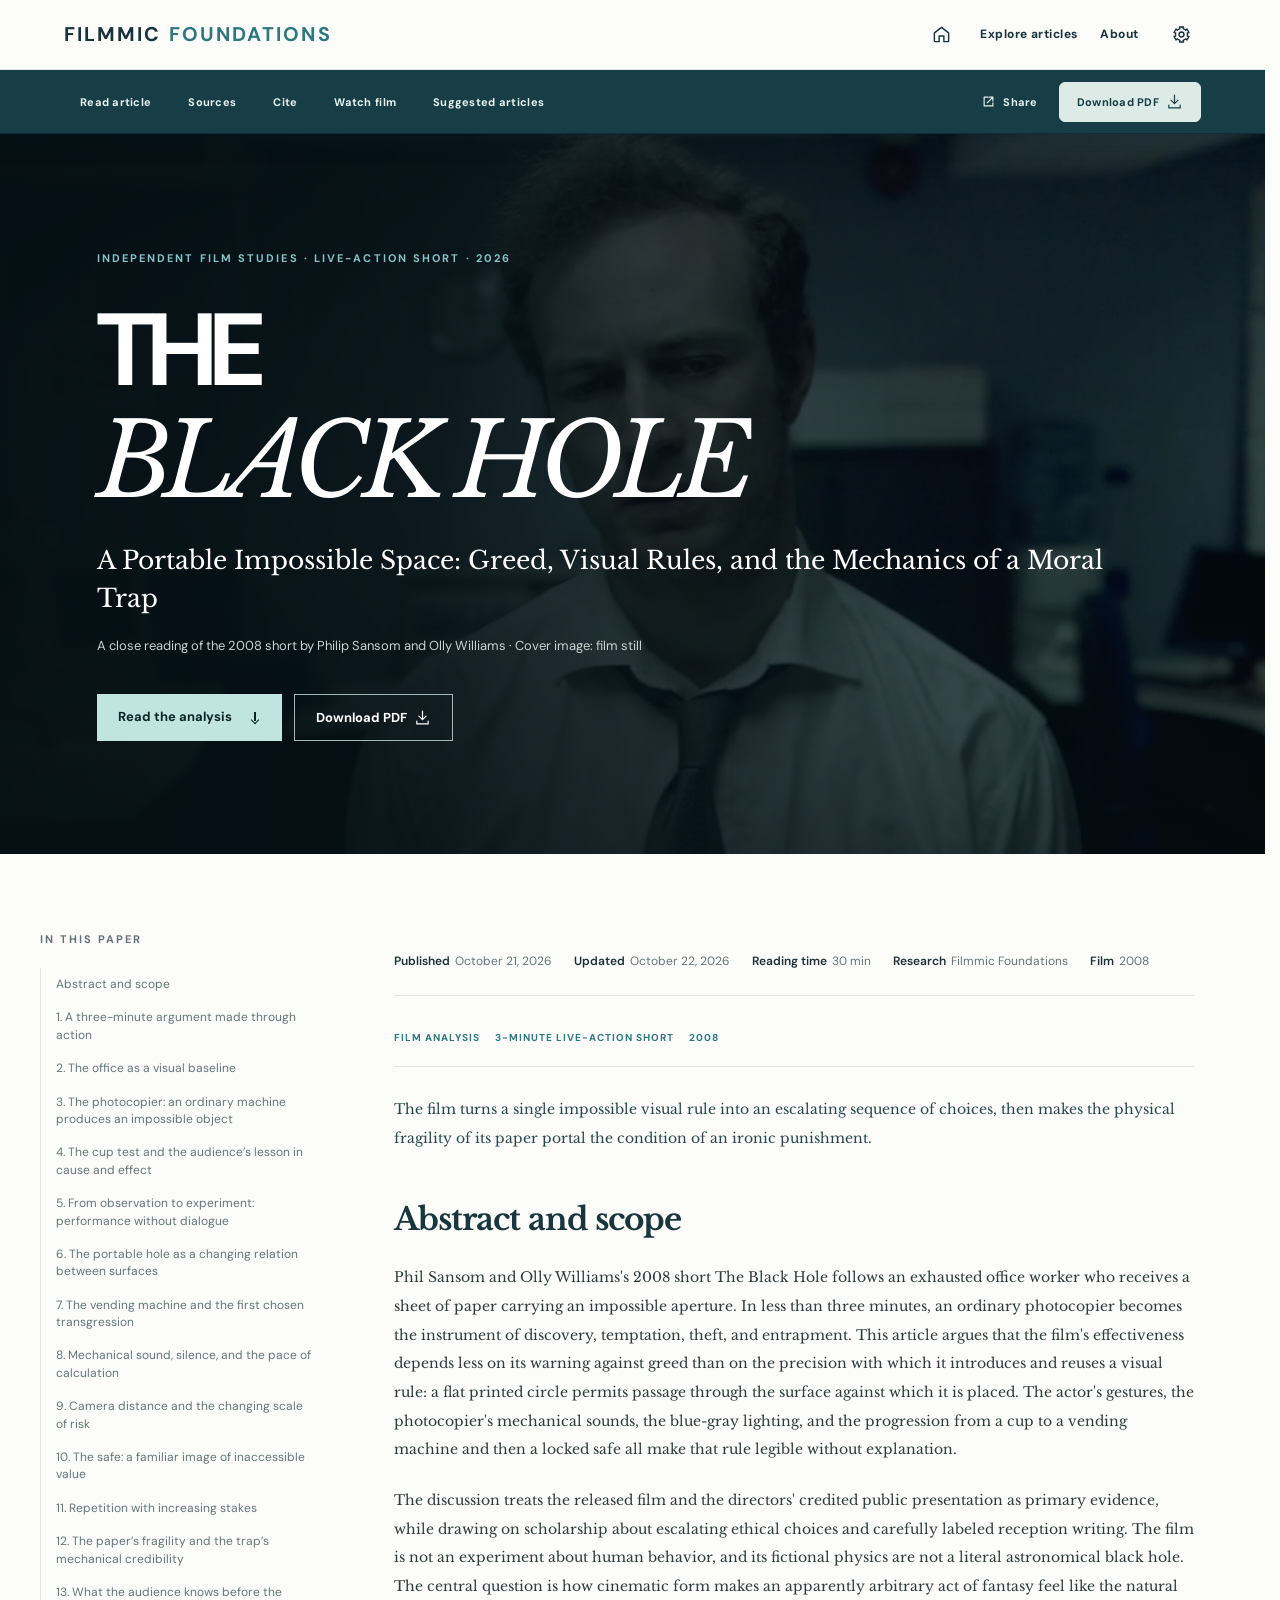
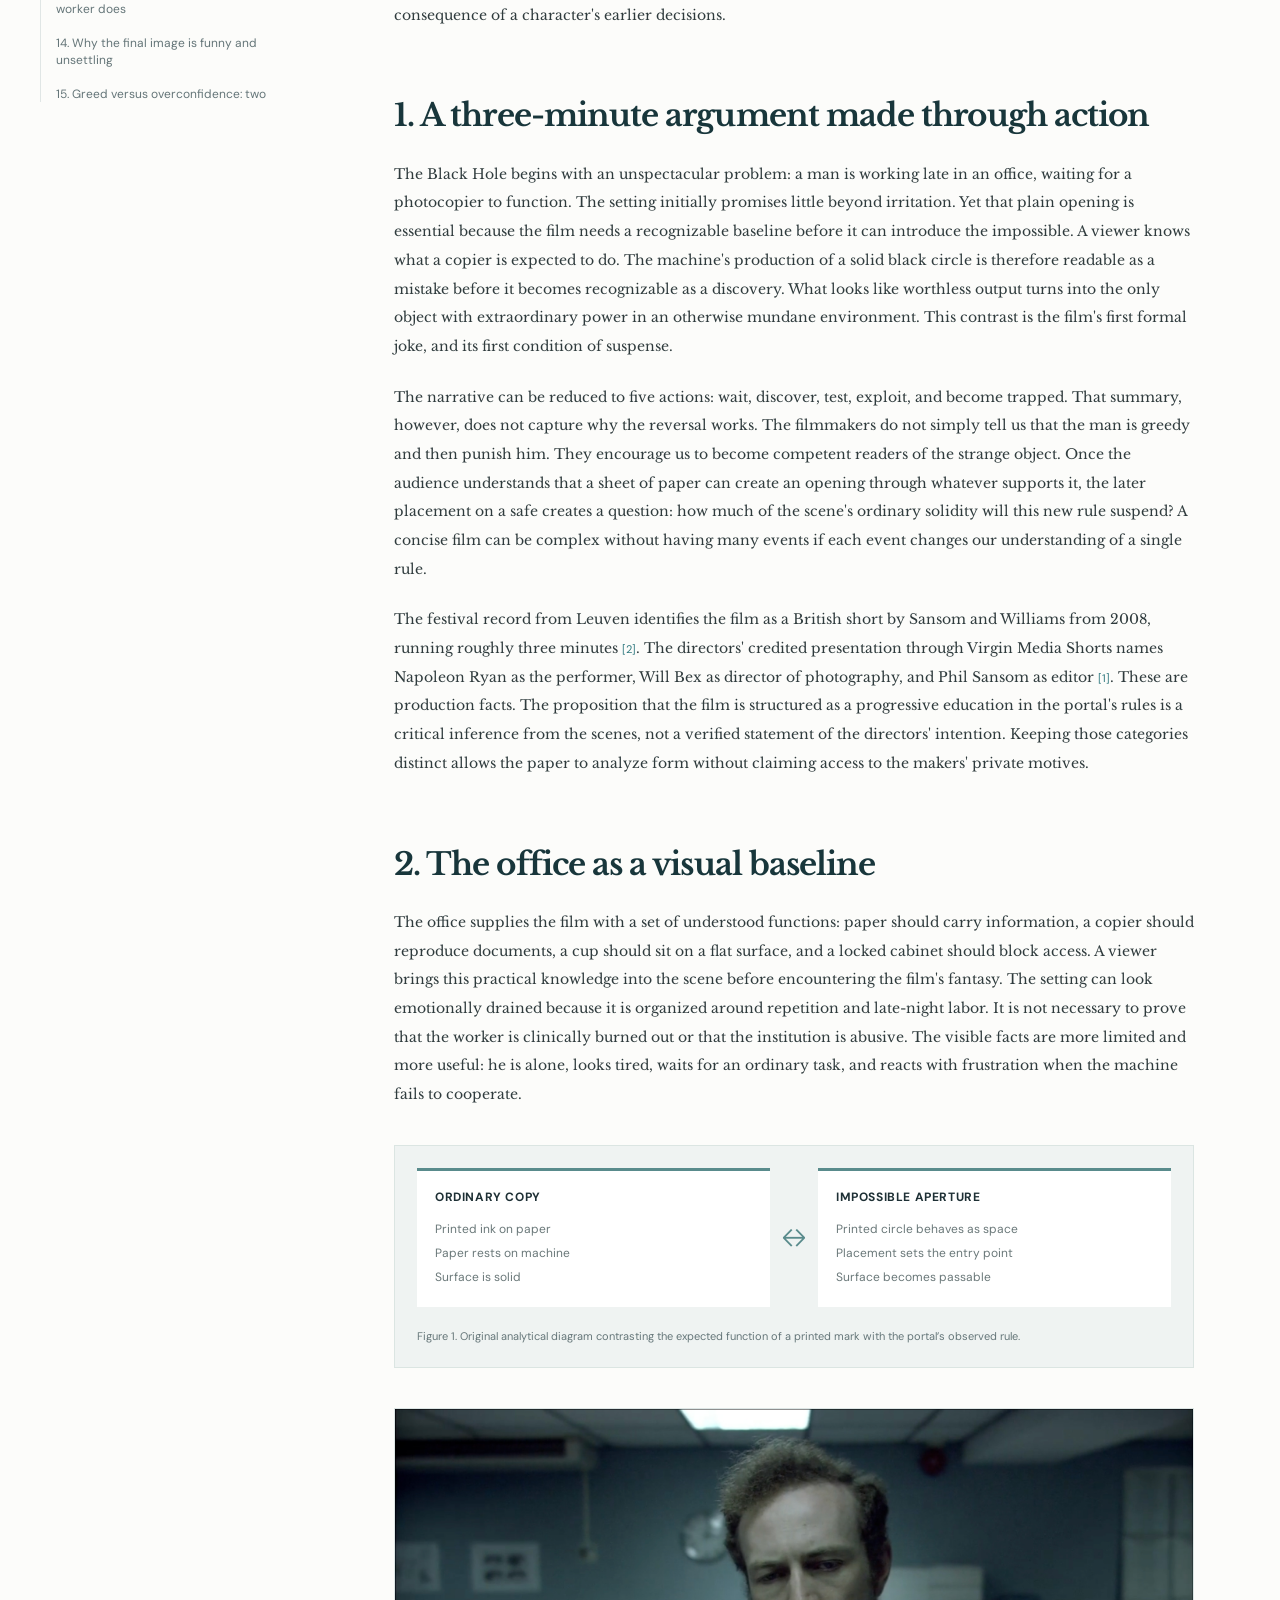
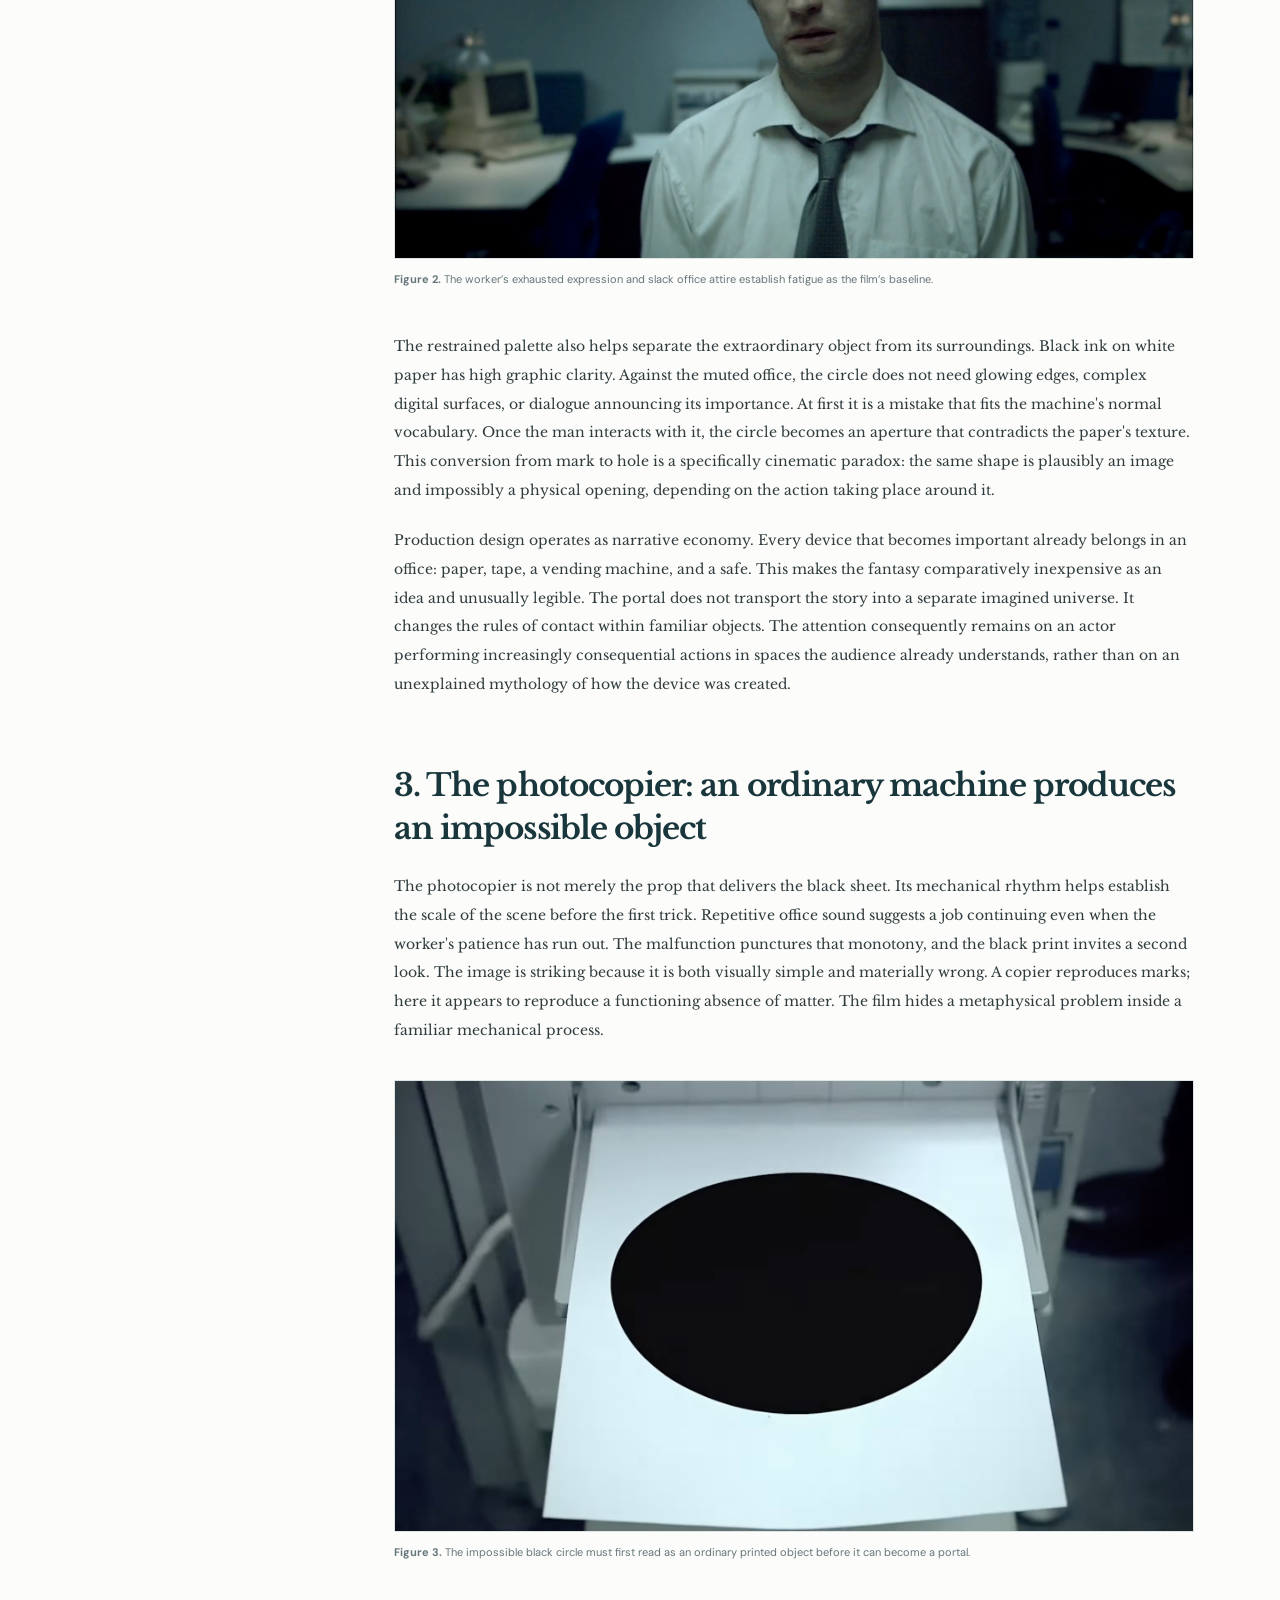
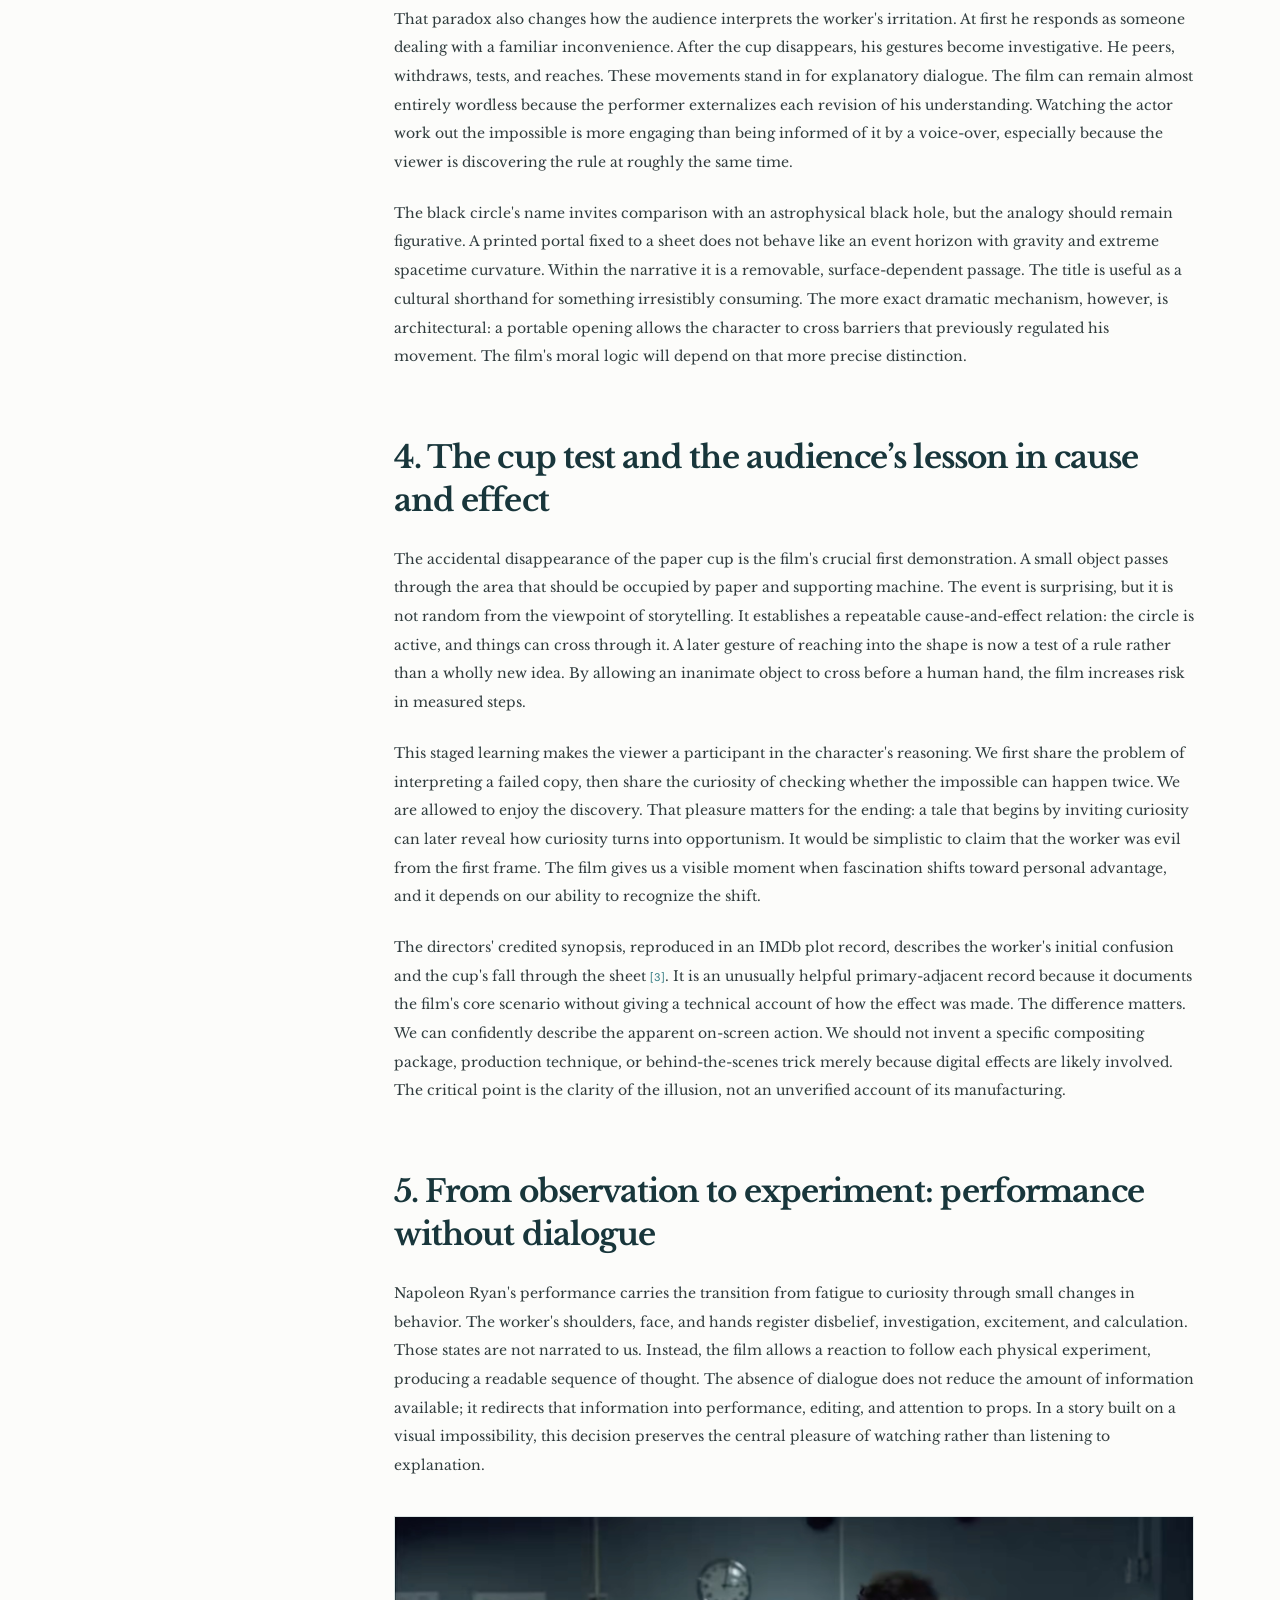
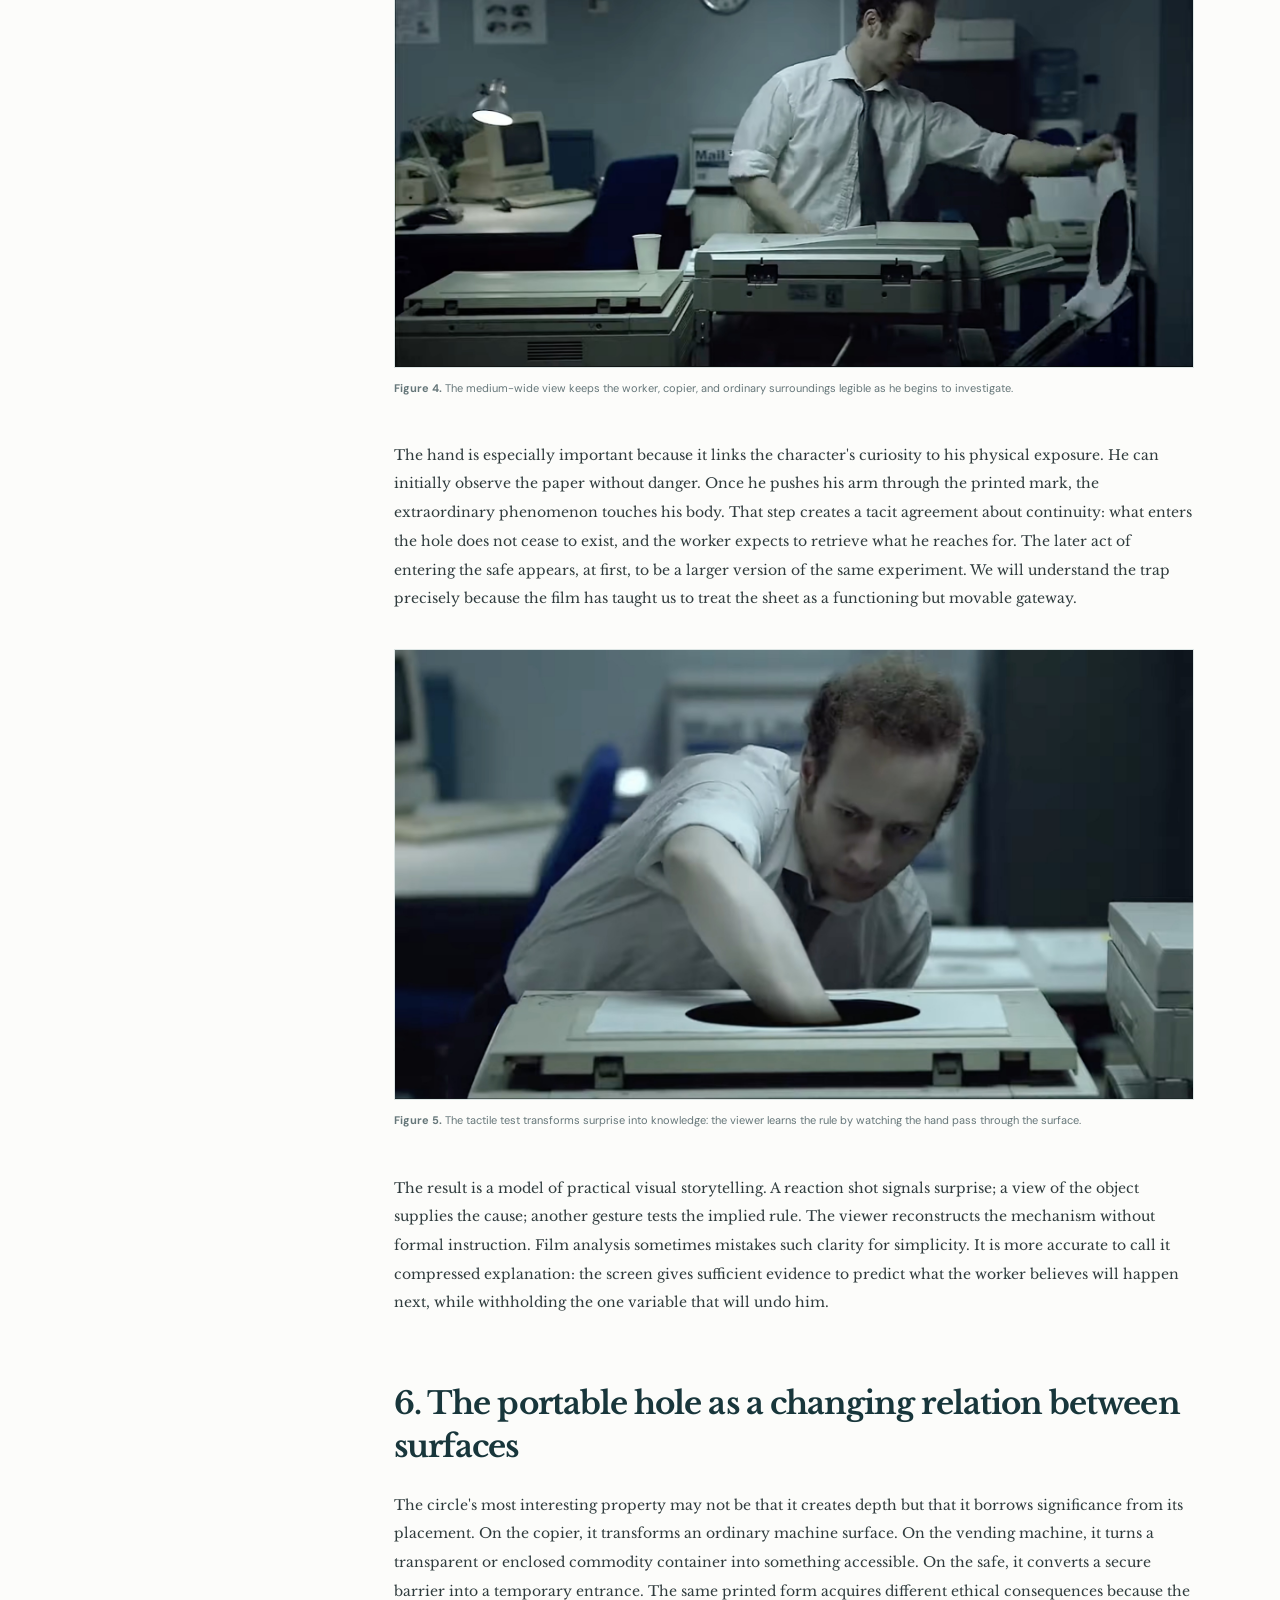
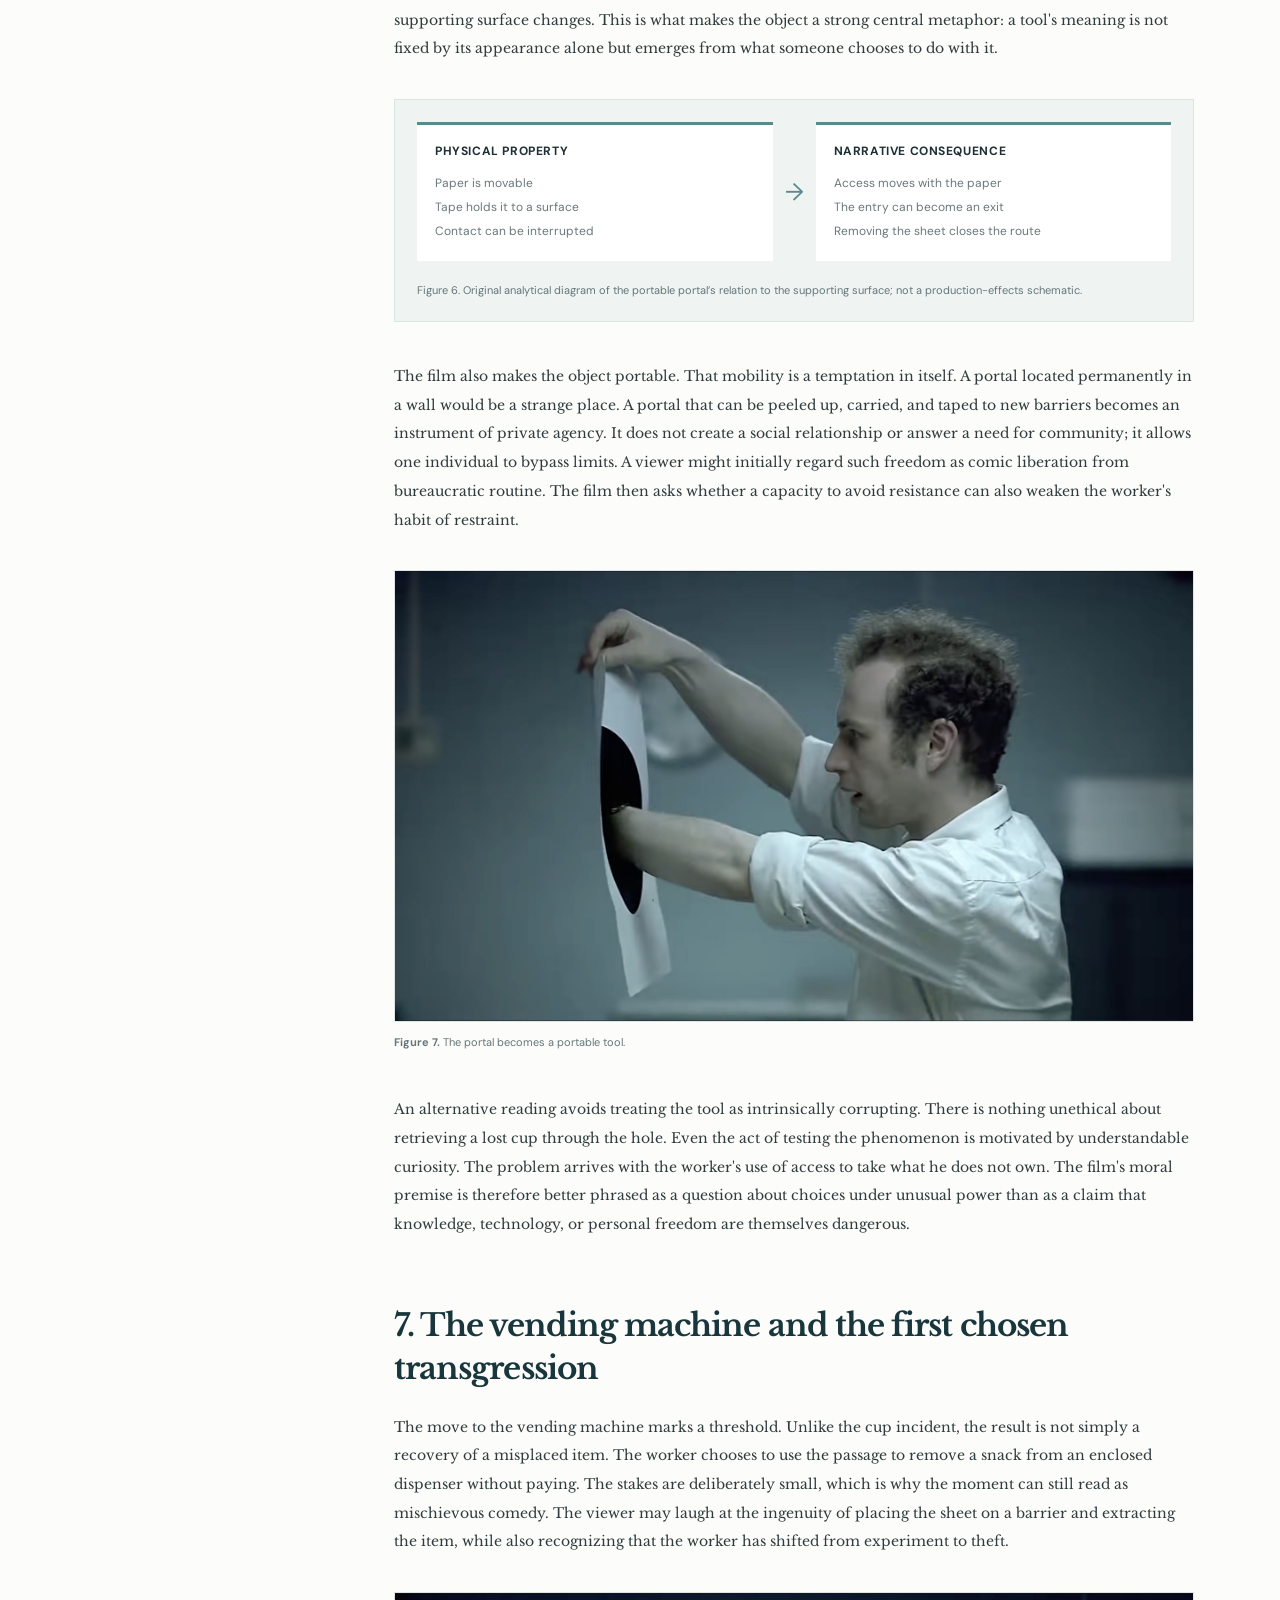
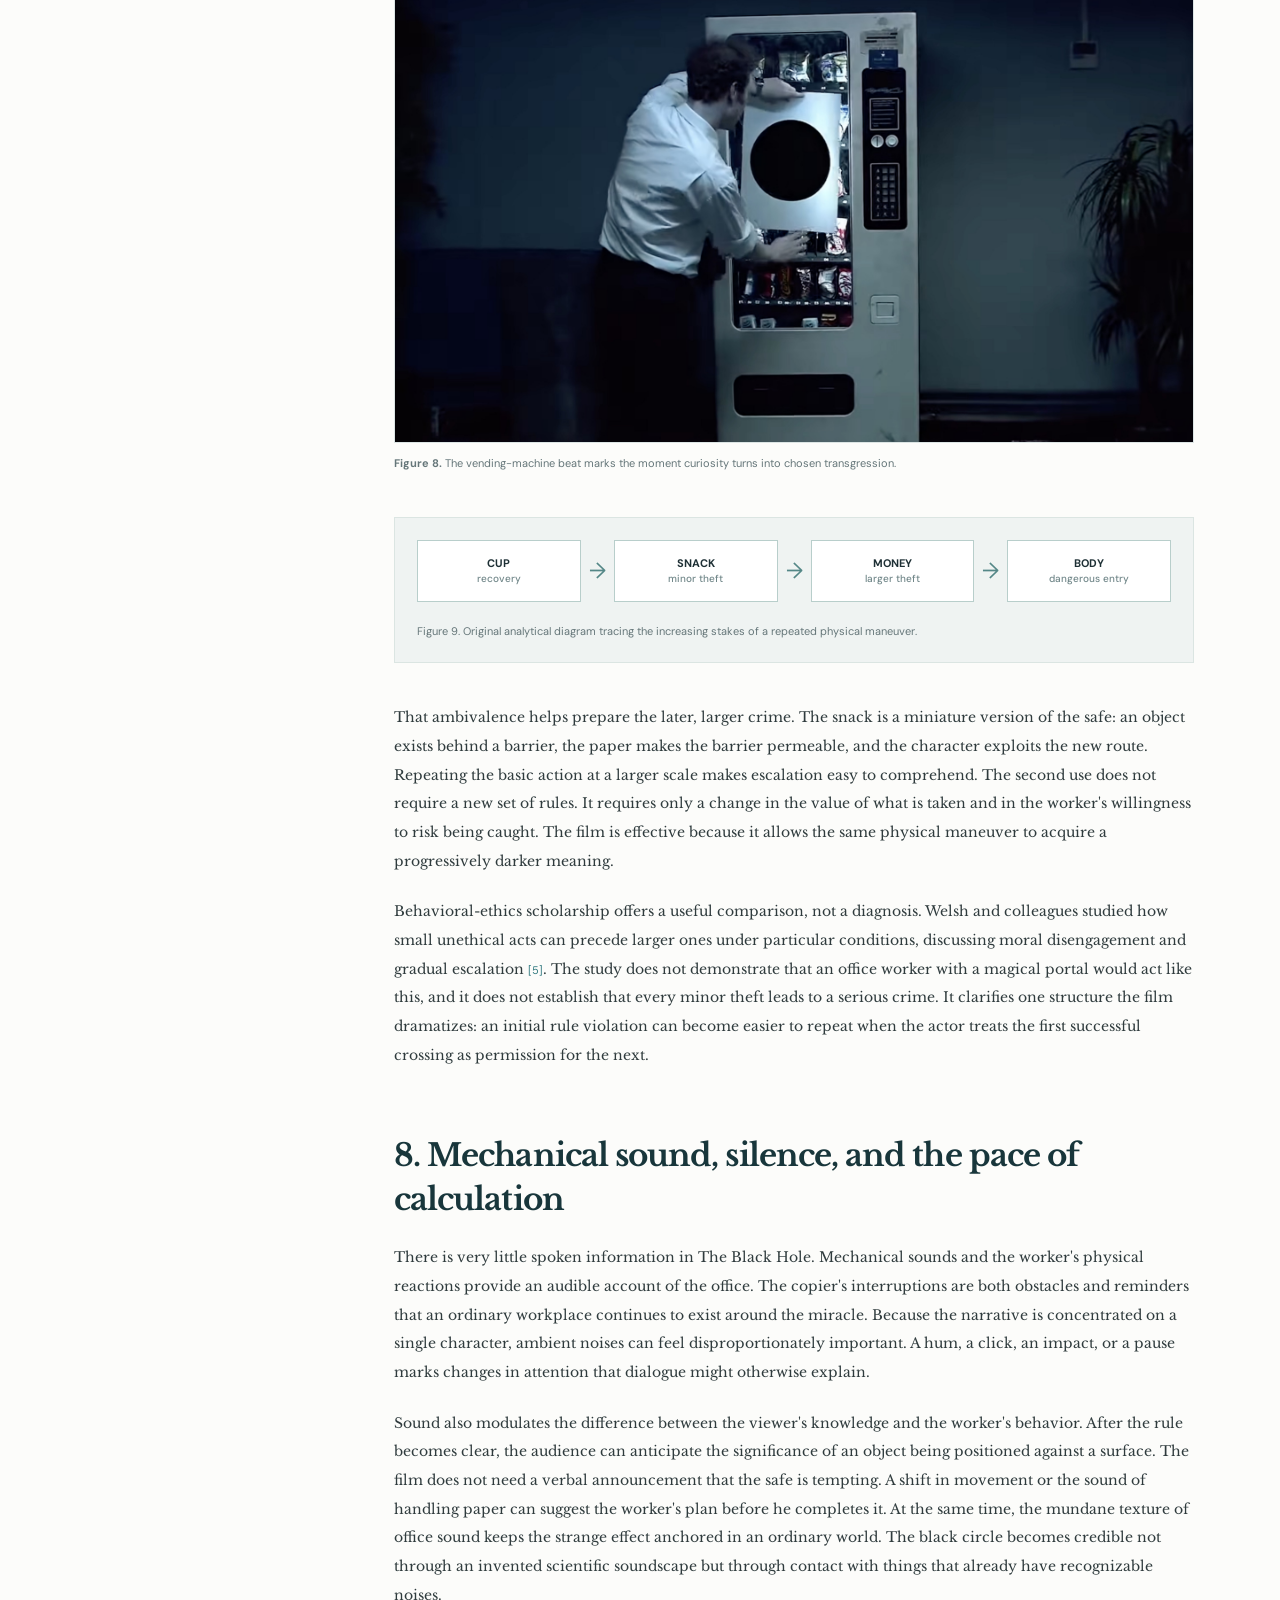
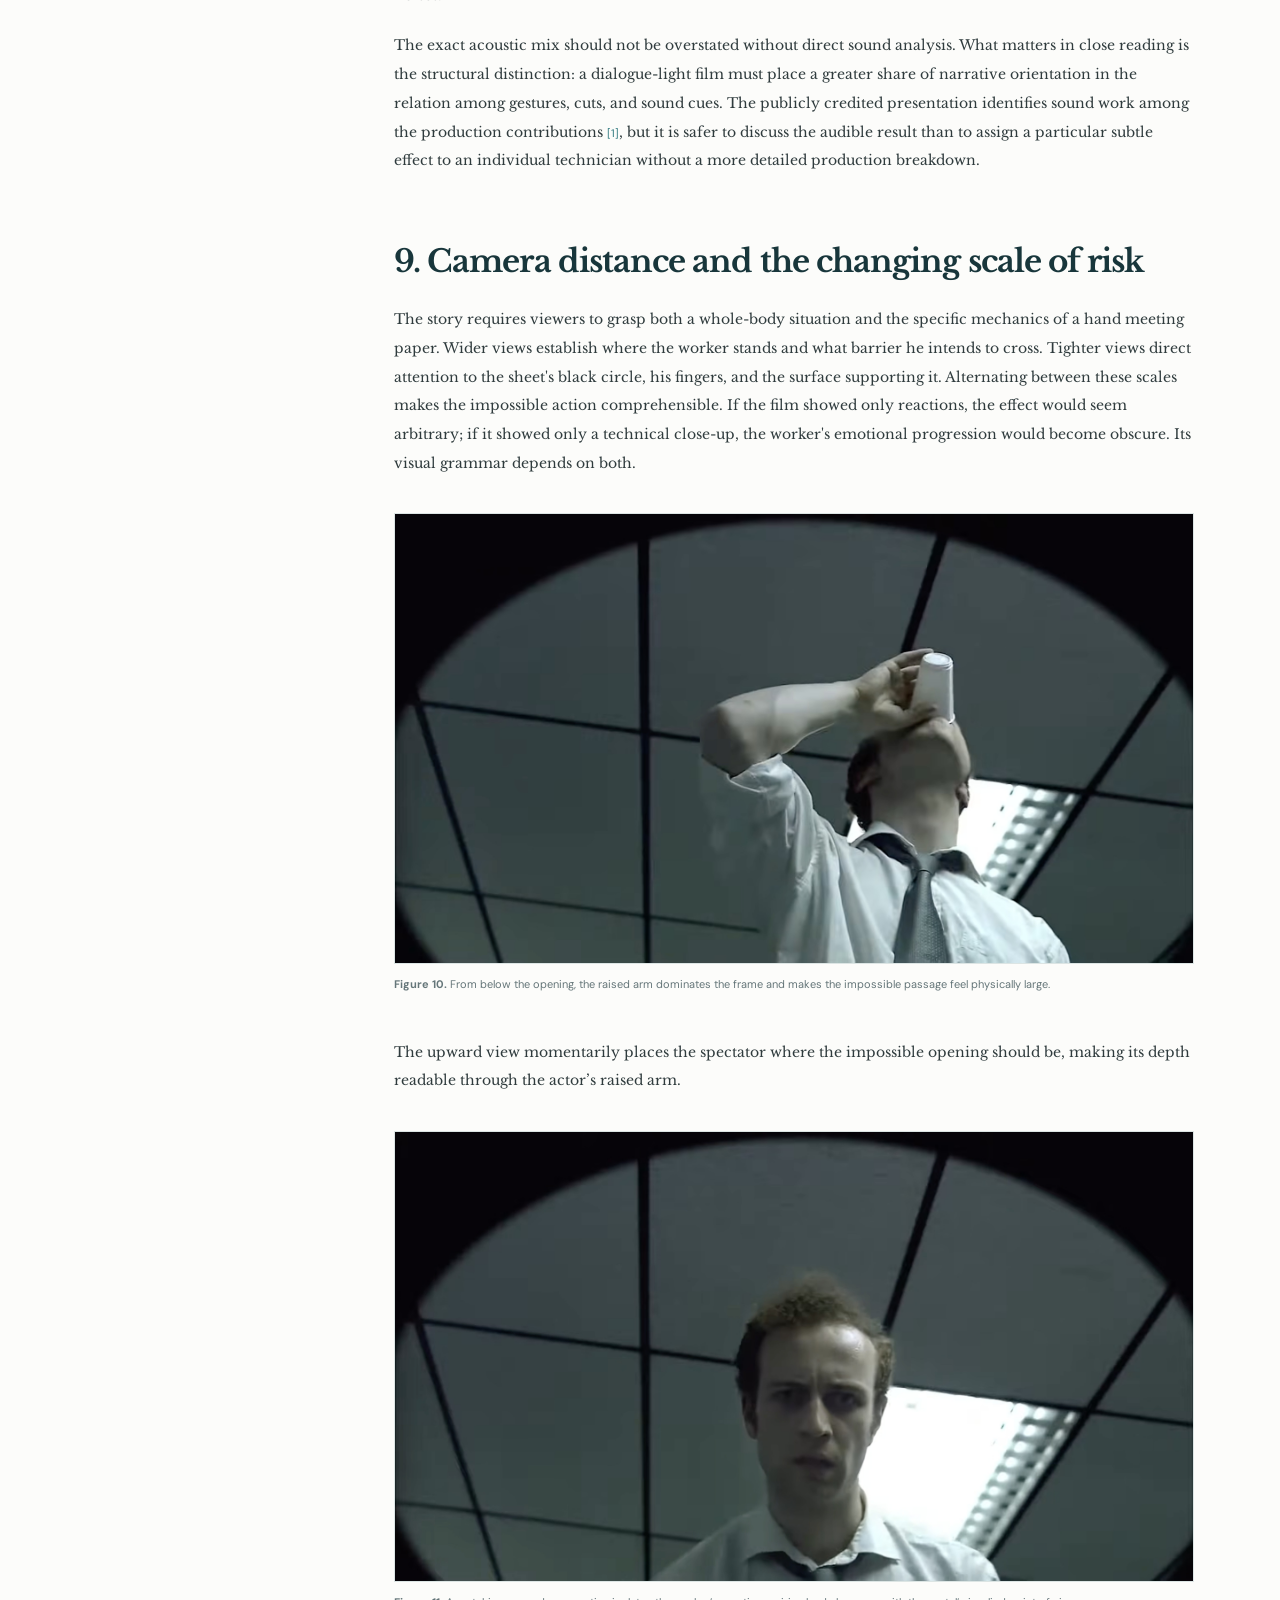
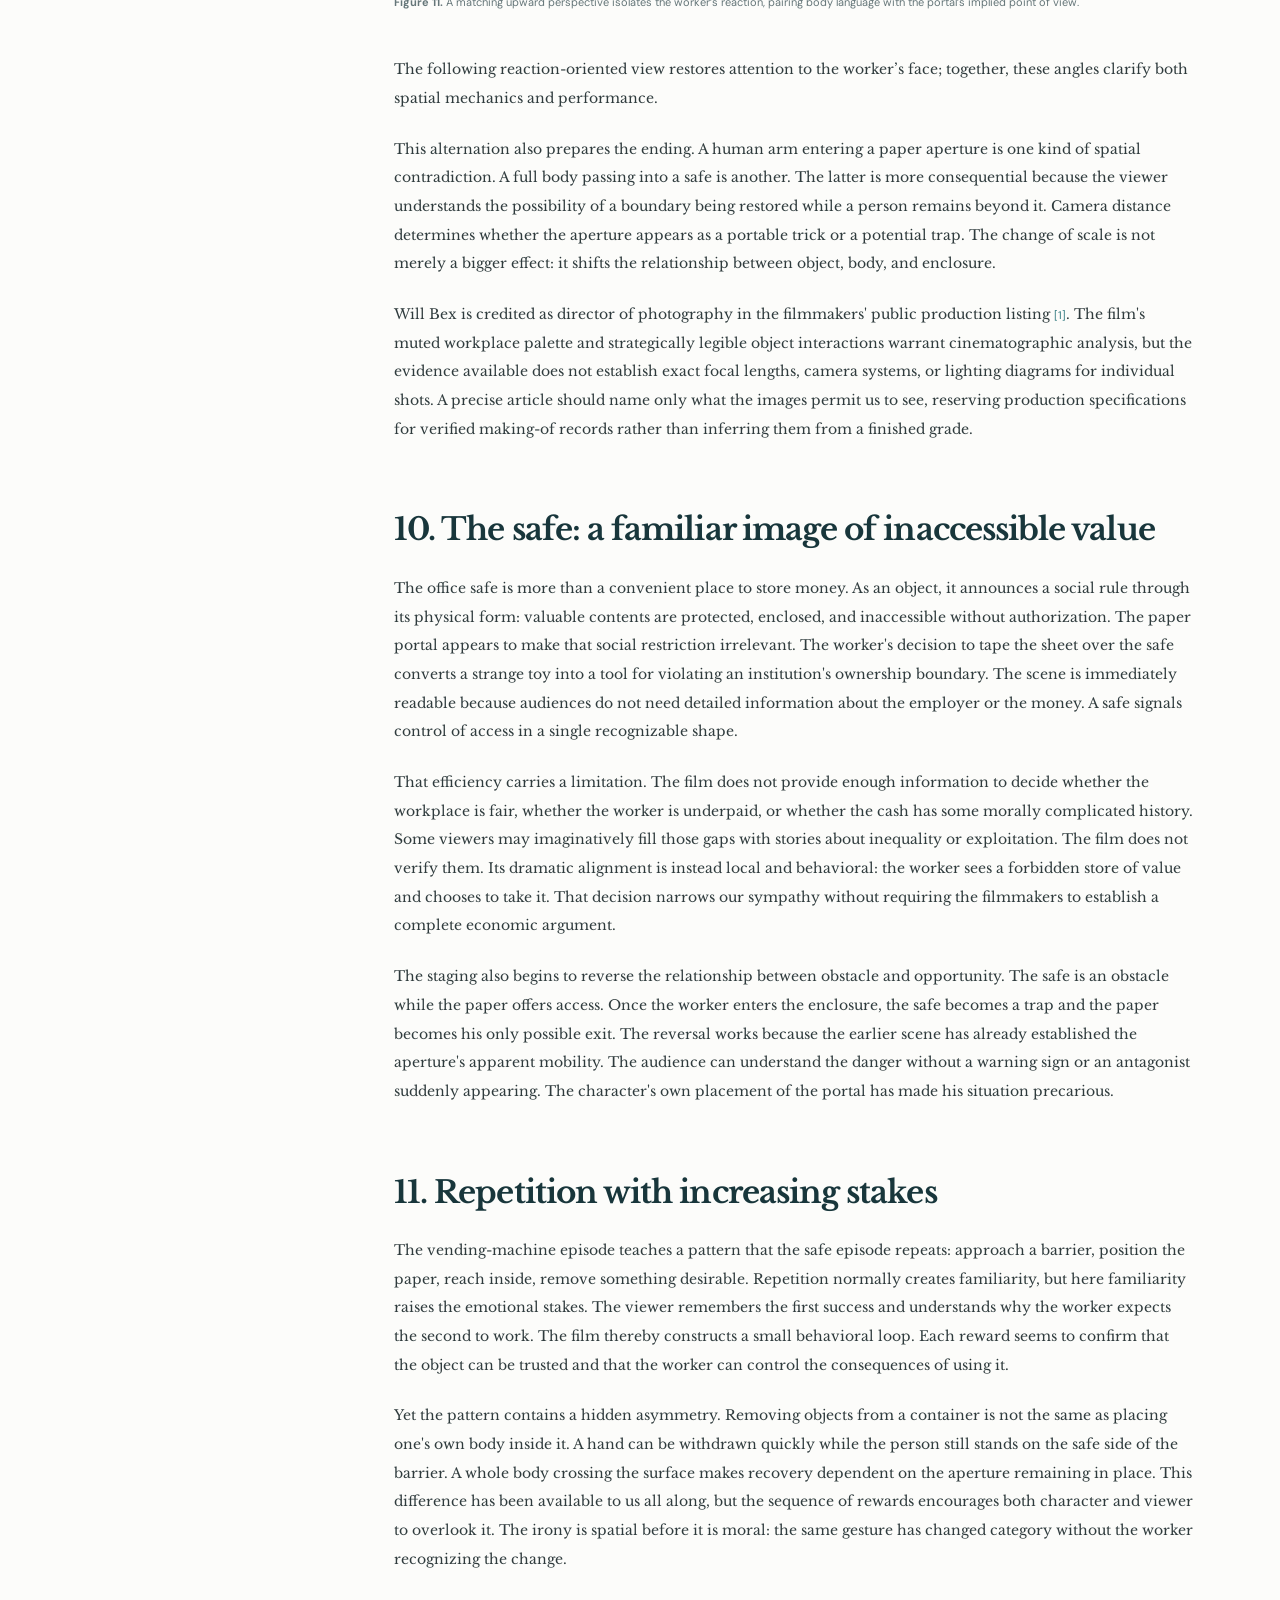
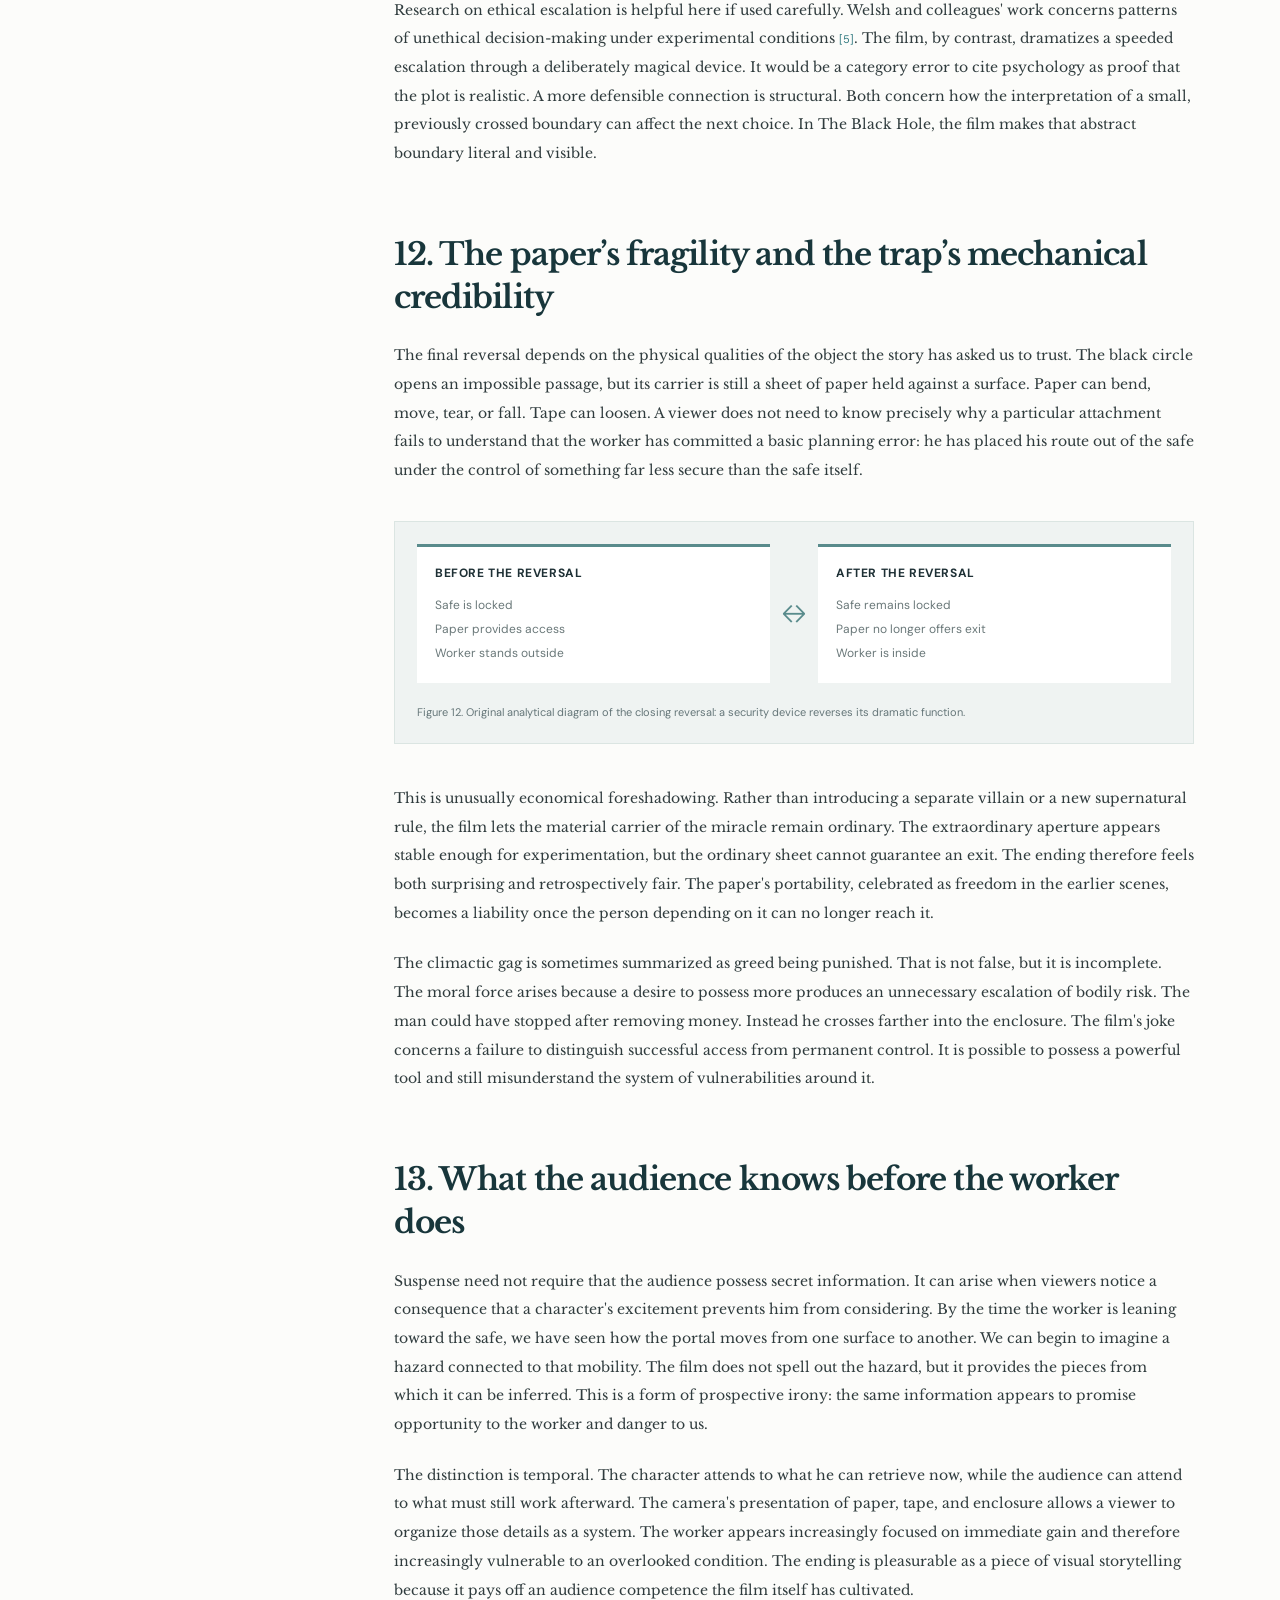
<file: the-black-hole/index.html>
<!DOCTYPE html>

<html lang="en"><head><meta charset="utf-8"/><meta content="width=device-width, initial-scale=1" name="viewport"/><meta content="A close reading of The Black Hole (2008), its visual rules, escalating theft, practical illusion, sound, irony, and ethical context." name="description"/><meta content="index,follow" name="robots"/><meta content="The Black Hole: A Portable Impossible Space: Greed, Visual Rules, and the Mechanics of a Moral Trap" property="og:title"/><meta content="How a printed portal turns curiosity into dangerous confidence in a three-minute short." property="og:description"/><meta content="article" property="og:type"/><meta content="https://filmmicfoundations.github.io/the-black-hole/assets/black-hole-office-worker-portrait.jpg" property="og:image"/><link href="https://filmmicfoundations.github.io/the-black-hole/" rel="canonical"/><title>The Black Hole | Filmmic Foundations</title><link href="style.css" rel="stylesheet"/><link href="../feed.xml" rel="alternate" title="Filmmic Foundations research updates" type="application/rss+xml"/><meta content="summary_large_image" name="twitter:card"/>
<script>try{(()=>{let s={};try{s=JSON.parse(localStorage.getItem("filmmic-foundations-settings")||"{}")||{}}catch(_){ }const t=s.theme||localStorage.getItem("filmmic-foundations-theme")||"light";document.documentElement.dataset.theme=t==="system"?(matchMedia("(prefers-color-scheme: dark)").matches?"dark":"light"):t})()}catch(_){}</script><link href="../assets/css/article.css?v=article-base-20261021&amp;fix=popup-safe-20261021" rel="stylesheet"/><link href="../assets/css/site-header.css" rel="stylesheet"/><link href="../assets/css/publication.css" rel="stylesheet"/><link href="../assets/css/section-toolbar.css" rel="stylesheet"/><link href="../assets/css/print.css" media="print" rel="stylesheet"/><link href="../assets/images/apple-touch-icon.png" rel="apple-touch-icon" sizes="180x180"/><link href="../assets/css/site-settings.css?v=teal-restored-20261024" rel="stylesheet"/><script defer="" src="../assets/js/site-settings.js?v=teal-restored-20261024"></script><link href="../assets/images/favicon-32.png" rel="icon" sizes="32x32" type="image/png"/><link href="../assets/images/favicon-192.png" rel="icon" sizes="192x192" type="image/png"/><link href="../favicon.ico" rel="icon" sizes="any" type="image/x-icon"/><link href="../favicon.svg" rel="icon" type="image/svg+xml"/><meta content="Filmmic Foundations" property="og:site_name"/><meta content="image/jpeg" property="og:image:type"/><meta content="https://filmmicfoundations.github.io/the-black-hole/assets/black-hole-office-worker-portrait.jpg" name="twitter:image"/><meta content="The Black Hole | Filmmic Foundations" name="twitter:title"/><meta content="The film turns a single impossible visual rule into an escalating sequence of choices, then makes the physical fragility of its paper portal the condition of an ironic punishment." name="twitter:description"/><link href="../assets/css/dropdowns.css" rel="stylesheet"/><link href="../assets/css/overlay-contract.css?v=20261021-audit" rel="stylesheet"/><script id="ff-citation-data" type="application/json">{"mla":"“The Black Hole: A Portable Impossible Space: Greed, Visual Rules, and the Mechanics of a Moral Trap.” Filmmic Foundations, 21 Oct. 2026, https://filmmicfoundations.github.io/the-black-hole/","apa":"Filmmic Foundations. (2026, October 21). The Black Hole: A portable impossible space: Greed, visual rules, and the mechanics of a moral trap. https://filmmicfoundations.github.io/the-black-hole/","chicago":"Filmmic Foundations. “The Black Hole: A Portable Impossible Space: Greed, Visual Rules, and the Mechanics of a Moral Trap.” October 21, 2026. https://filmmicfoundations.github.io/the-black-hole/","ieee":"Filmmic Foundations, “The Black Hole: A Portable Impossible Space: Greed, Visual Rules, and the Mechanics of a Moral Trap,” Oct. 21, 2026. [Online]. Available: https://filmmicfoundations.github.io/the-black-hole/"}</script><script id="ff-citation-html" type="application/json">{"mla":"“The Black Hole: A Portable Impossible Space: Greed, Visual Rules, and the Mechanics of a Moral Trap.” <em>Filmmic Foundations<\/em>, 21 Oct. 2026, https://filmmicfoundations.github.io/the-black-hole/","apa":"Filmmic Foundations. (2026, October 21). <em>The Black Hole: A portable impossible space: Greed, visual rules, and the mechanics of a moral trap<\/em>. https://filmmicfoundations.github.io/the-black-hole/","chicago":"Filmmic Foundations. “The Black Hole: A Portable Impossible Space: Greed, Visual Rules, and the Mechanics of a Moral Trap.” October 21, 2026. https://filmmicfoundations.github.io/the-black-hole/","ieee":"Filmmic Foundations, “The Black Hole: A Portable Impossible Space: Greed, Visual Rules, and the Mechanics of a Moral Trap,” Oct. 21, 2026. [Online]. Available: https://filmmicfoundations.github.io/the-black-hole/"}</script><script id="ff-article-schema" type="application/ld+json">{"@context":"https://schema.org","@type":"ScholarlyArticle","headline":"The Black Hole — critical short-film analysis","name":"The Black Hole","description":"An evidence-led analysis of the 2008 short: how an impossible photocopy turns discovery into temptation, theft and ironic entrapment.","abstract":"Phil Sansom and Olly Williams's 2008 short The Black Hole follows an exhausted office worker who receives a sheet of paper carrying an impossible aperture. In less than three minutes, an ordinary photocopier becomes the instrument of discovery, temptation, theft, and entrapment. This article argues that the film's effectiveness depends less on its warning against greed than on the precision with which it introduces and reuses a visual rule: a flat printed circle permits passage through the surface against which it is placed. The actor's gestures, the photocopier's mechanical sounds, the blue-gray lighting, and the progression from a cup to a vending machine and then a locked safe all make that rule legible without explanation.","url":"https://filmmicfoundations.github.io/the-black-hole/","mainEntityOfPage":"https://filmmicfoundations.github.io/the-black-hole/","isAccessibleForFree":true,"inLanguage":"en","genre":"Film studies","author":{"@type":"Organization","name":"Filmmic Foundations","url":"https://filmmicfoundations.github.io/"},"publisher":{"@type":"Organization","name":"Filmmic Foundations","url":"https://filmmicfoundations.github.io/"},"keywords":["cinematography","confinement","control","diegetic sound","editing","ethics","greed","irony","moral escalation","narrative economy","performance without dialogue","portal","power","short film","sound design","visual effects","visual metaphor","visual storytelling","workplace"],"datePublished":"2026-10-21","dateModified":"2026-10-22","about":{"@type":"Movie","name":"The Black Hole","datePublished":"2008"},"image":"https://filmmicfoundations.github.io/the-black-hole/assets/black-hole-office-worker-portrait.jpg"}</script><meta property="article:published_time" content="2026-10-21"><meta property="article:modified_time" content="2026-10-22"></head><body><a class="ff-skip-link" href="#abstract-and-scope">Skip to analysis</a>
<header class="topbar ff-site-header"><a class="brand ff-site-brand" href="../">FILMMIC <span>FOUNDATIONS</span></a><nav aria-label="Main navigation" class="site-nav site-nav-simple ff-site-nav"><a aria-label="Home" class="nav-link ff-home-link" href="../" title="Home"><svg aria-hidden="true" fill="none" stroke="currentColor" stroke-linecap="round" stroke-linejoin="round" stroke-width="1.8" viewbox="0 0 24 24"><path d="m3 10 9-7 9 7v10a1 1 0 0 1-1 1h-5v-7H9v7H4a1 1 0 0 1-1-1z"></path></svg></a><a class="nav-link" href="../#articles">Explore articles</a><a class="nav-link" href="../about/">About</a><button aria-controls="ff-settings-dialog" aria-haspopup="dialog" aria-label="Open settings" class="ff-settings-toggle" title="Reading preferences" type="button"><svg aria-hidden="true" fill="none" stroke="currentColor" stroke-linecap="round" stroke-linejoin="round" stroke-width="1.75" viewbox="0 0 24 24"><path d="M 8.2 5.42 L 10.03 4.66 L 9.46 2.53 L 14.54 2.53 L 13.97 4.66 L 15.8 5.42 L 17.37 6.63 L 18.93 5.07 L 21.47 9.46 L 19.34 10.03 L 19.6 12 L 19.34 13.97 L 21.47 14.54 L 18.93 18.93 L 17.37 17.37 L 15.8 18.58 L 13.97 19.34 L 14.54 21.47 L 9.46 21.47 L 10.03 19.34 L 8.2 18.58 L 6.63 17.37 L 5.07 18.93 L 2.53 14.54 L 4.66 13.97 L 4.4 12 L 4.66 10.03 L 2.53 9.46 L 5.07 5.07 L 6.63 6.63 Z"></path><circle cx="12" cy="12" r="3.1"></circle></svg></button></nav></header>
<nav aria-label="Article actions" class="article-toolbar ff-section-toolbar" id="article-toolbar"><div class="reading-tools"><a class="reading-tool" href="#abstract-and-scope">Read article</a><a class="reading-tool" href="#references-and-further-viewing">Sources</a><a class="reading-tool" href="#cite-this-article">Cite</a><a class="reading-tool" href="#watch">Watch film</a><a class="reading-tool" href="#suggested-articles">Suggested articles</a></div><div class="reading-tools-right"><button aria-label="Share this article" class="reading-tool ff-article-share" id="ff-share-article" type="button"><svg aria-hidden="true" viewbox="0 0 24 24"><path d="M13 5h6v6M19 5l-9 9M19 14v5H5V5h6"></path></svg><span>Share</span></button><details class="mobile-contents"><summary>In this paper</summary><div class="mobile-contents-list"><a href="#abstract-and-scope">Abstract and scope</a><a href="#1-a-three-minute-argument-made-through-action">1. A three-minute argument made through action</a><a href="#2-the-office-as-a-visual-baseline">2. The office as a visual baseline</a><a href="#3-the-photocopier-an-ordinary-machine-produces-an-impossible-object">3. The photocopier: an ordinary machine produces an impossible object</a><a href="#4-the-cup-test-and-the-audience-s-lesson-in-cause-and-effect">4. The cup test and the audience’s lesson in cause and effect</a><a href="#5-from-observation-to-experiment-performance-without-dialogue">5. From observation to experiment: performance without dialogue</a><a href="#6-the-portable-hole-as-a-changing-relation-between-surfaces">6. The portable hole as a changing relation between surfaces</a><a href="#7-the-vending-machine-and-the-first-chosen-transgression">7. The vending machine and the first chosen transgression</a><a href="#8-mechanical-sound-silence-and-the-pace-of-calculation">8. Mechanical sound, silence, and the pace of calculation</a><a href="#9-camera-distance-and-the-changing-scale-of-risk">9. Camera distance and the changing scale of risk</a><a href="#10-the-safe-a-familiar-image-of-inaccessible-value">10. The safe: a familiar image of inaccessible value</a><a href="#11-repetition-with-increasing-stakes">11. Repetition with increasing stakes</a><a href="#12-the-paper-s-fragility-and-the-trap-s-mechanical-credibility">12. The paper’s fragility and the trap’s mechanical credibility</a><a href="#13-what-the-audience-knows-before-the-worker-does">13. What the audience knows before the worker does</a><a href="#14-why-the-final-image-is-funny-and-unsettling">14. Why the final image is funny and unsettling</a><a href="#15-greed-versus-overconfidence-two-possible-moral-structures">15. Greed versus overconfidence: two possible moral structures</a><a href="#16-the-slippery-slope-analogy-and-its-limits">16. The slippery-slope analogy and its limits</a><a href="#17-the-material-joke-paper-ink-tape-and-security">17. The material joke: paper, ink, tape, and security</a><a href="#18-practical-illusion-editing-and-what-cannot-be-verified">18. Practical illusion, editing, and what cannot be verified</a><a href="#19-reception-from-festival-miniature-to-shareable-moral-fable">19. Reception: from festival miniature to shareable moral fable</a><a href="#20-competing-readings-and-the-limits-of-the-evidence">20. Competing readings and the limits of the evidence</a><a href="#conclusion-the-cost-of-an-unchecked-shortcut">Conclusion: the cost of an unchecked shortcut</a><a href="#references-and-further-viewing">References and further viewing</a><a href="#suggested-articles">Suggested articles</a></div></details><a class="reading-pdf" href="The_Black_Hole_Critical_Film_Analysis.pdf" rel="noopener noreferrer" target="_blank">Download PDF <svg aria-hidden="true" class="ff-download-icon" viewbox="0 0 24 24"><path d="M12 3v12m-5-5 5 5 5-5M4 17v4h16v-4"></path></svg></a></div><span aria-hidden="true" class="ff-reading-progress"></span></nav>
<main id="top"><section class="hero"><div aria-label="Film still from The Black Hole (2008): the office worker looks down in the fluorescent office" class="hero-image" role="img"></div><div class="hero-shade"></div><div class="hero-inner"><div class="eyebrow">INDEPENDENT FILM STUDIES · LIVE-ACTION SHORT · 2026</div><h1>THE <br/><em>BLACK HOLE</em></h1><p class="dek">A Portable Impossible Space: Greed, Visual Rules, and the Mechanics of a Moral Trap</p><p class="hero-caption">A close reading of the 2008 short by Philip Sansom and Olly Williams · Cover image: film still</p><div class="hero-actions"><a class="primary" href="#abstract-and-scope">Read the analysis <span aria-hidden="true" class="css-arrow css-arrow-down"></span></a><a class="secondary ff-pdf-button" href="The_Black_Hole_Critical_Film_Analysis.pdf" rel="noopener noreferrer" target="_blank">Download PDF <svg aria-hidden="true" class="ff-download-icon" viewbox="0 0 24 24"><path d="M12 3v12m-5-5 5 5 5-5M4 17v4h16v-4"></path></svg></a></div></div></section>
<div class="paper-layout"><aside class="sidebar"><div class="sidebar-sticky"><div class="sidebar-label">IN THIS PAPER</div><div class="toc"><a href="#abstract-and-scope">Abstract and scope</a><a href="#1-a-three-minute-argument-made-through-action">1. A three-minute argument made through action</a><a href="#2-the-office-as-a-visual-baseline">2. The office as a visual baseline</a><a href="#3-the-photocopier-an-ordinary-machine-produces-an-impossible-object">3. The photocopier: an ordinary machine produces an impossible object</a><a href="#4-the-cup-test-and-the-audience-s-lesson-in-cause-and-effect">4. The cup test and the audience’s lesson in cause and effect</a><a href="#5-from-observation-to-experiment-performance-without-dialogue">5. From observation to experiment: performance without dialogue</a><a href="#6-the-portable-hole-as-a-changing-relation-between-surfaces">6. The portable hole as a changing relation between surfaces</a><a href="#7-the-vending-machine-and-the-first-chosen-transgression">7. The vending machine and the first chosen transgression</a><a href="#8-mechanical-sound-silence-and-the-pace-of-calculation">8. Mechanical sound, silence, and the pace of calculation</a><a href="#9-camera-distance-and-the-changing-scale-of-risk">9. Camera distance and the changing scale of risk</a><a href="#10-the-safe-a-familiar-image-of-inaccessible-value">10. The safe: a familiar image of inaccessible value</a><a href="#11-repetition-with-increasing-stakes">11. Repetition with increasing stakes</a><a href="#12-the-paper-s-fragility-and-the-trap-s-mechanical-credibility">12. The paper’s fragility and the trap’s mechanical credibility</a><a href="#13-what-the-audience-knows-before-the-worker-does">13. What the audience knows before the worker does</a><a href="#14-why-the-final-image-is-funny-and-unsettling">14. Why the final image is funny and unsettling</a><a href="#15-greed-versus-overconfidence-two-possible-moral-structures">15. Greed versus overconfidence: two possible moral structures</a><a href="#16-the-slippery-slope-analogy-and-its-limits">16. The slippery-slope analogy and its limits</a><a href="#17-the-material-joke-paper-ink-tape-and-security">17. The material joke: paper, ink, tape, and security</a><a href="#18-practical-illusion-editing-and-what-cannot-be-verified">18. Practical illusion, editing, and what cannot be verified</a><a href="#19-reception-from-festival-miniature-to-shareable-moral-fable">19. Reception: from festival miniature to shareable moral fable</a><a href="#20-competing-readings-and-the-limits-of-the-evidence">20. Competing readings and the limits of the evidence</a><a href="#conclusion-the-cost-of-an-unchecked-shortcut">Conclusion: the cost of an unchecked shortcut</a><a href="#references-and-further-viewing">References and further viewing</a><a href="#suggested-articles">Suggested articles</a></div><div class="sidebar-note">An independent close reading of a live-action short film. The onsite editorial illustration and analytical diagrams are original interpretive graphics, not frames from the film.</div></div></aside><article class="article"><!-- ARTICLE META START -->
<div class="ff-publication-meta" aria-label="Publication information"><span><strong>Published</strong> <time datetime="2026-10-21">October 21, 2026</time></span><span><strong>Updated</strong> <time datetime="2026-10-22">October 22, 2026</time></span><span><strong>Reading time</strong> 30 min</span><span><strong>Research</strong> Filmmic Foundations</span><span><strong>Film</strong> 2008</span></div>
<!-- ARTICLE META END --><div class="article-meta"><span>FILM ANALYSIS</span><span>3-MINUTE LIVE-ACTION SHORT</span><span>2008</span></div><div class="article-intro"><p>The film turns a single impossible visual rule into an escalating sequence of choices, then makes the physical fragility of its paper portal the condition of an ironic punishment.</p></div><h2 id="abstract-and-scope">Abstract and scope</h2><p>Phil Sansom and Olly Williams's 2008 short The Black Hole follows an exhausted office worker who receives a sheet of paper carrying an impossible aperture. In less than three minutes, an ordinary photocopier becomes the instrument of discovery, temptation, theft, and entrapment. This article argues that the film's effectiveness depends less on its warning against greed than on the precision with which it introduces and reuses a visual rule: a flat printed circle permits passage through the surface against which it is placed. The actor's gestures, the photocopier's mechanical sounds, the blue-gray lighting, and the progression from a cup to a vending machine and then a locked safe all make that rule legible without explanation.</p><p>The discussion treats the released film and the directors' credited public presentation as primary evidence, while drawing on scholarship about escalating ethical choices and carefully labeled reception writing. The film is not an experiment about human behavior, and its fictional physics are not a literal astronomical black hole. The central question is how cinematic form makes an apparently arbitrary act of fantasy feel like the natural consequence of a character's earlier decisions.</p><h2 id="1-a-three-minute-argument-made-through-action">1. A three-minute argument made through action</h2><p>The Black Hole begins with an unspectacular problem: a man is working late in an office, waiting for a photocopier to function. The setting initially promises little beyond irritation. Yet that plain opening is essential because the film needs a recognizable baseline before it can introduce the impossible. A viewer knows what a copier is expected to do. The machine's production of a solid black circle is therefore readable as a mistake before it becomes recognizable as a discovery. What looks like worthless output turns into the only object with extraordinary power in an otherwise mundane environment. This contrast is the film's first formal joke, and its first condition of suspense.</p><p>The narrative can be reduced to five actions: wait, discover, test, exploit, and become trapped. That summary, however, does not capture why the reversal works. The filmmakers do not simply tell us that the man is greedy and then punish him. They encourage us to become competent readers of the strange object. Once the audience understands that a sheet of paper can create an opening through whatever supports it, the later placement on a safe creates a question: how much of the scene's ordinary solidity will this new rule suspend? A concise film can be complex without having many events if each event changes our understanding of a single rule.</p><p>The festival record from Leuven identifies the film as a British short by Sansom and Williams from 2008, running roughly three minutes <a class="cite" href="#ref-2">[2]</a>. The directors' credited presentation through Virgin Media Shorts names Napoleon Ryan as the performer, Will Bex as director of photography, and Phil Sansom as editor <a class="cite" href="#ref-1">[1]</a>. These are production facts. The proposition that the film is structured as a progressive education in the portal's rules is a critical inference from the scenes, not a verified statement of the directors' intention. Keeping those categories distinct allows the paper to analyze form without claiming access to the makers' private motives.</p><h2 id="2-the-office-as-a-visual-baseline">2. The office as a visual baseline</h2><p>The office supplies the film with a set of understood functions: paper should carry information, a copier should reproduce documents, a cup should sit on a flat surface, and a locked cabinet should block access. A viewer brings this practical knowledge into the scene before encountering the film's fantasy. The setting can look emotionally drained because it is organized around repetition and late-night labor. It is not necessary to prove that the worker is clinically burned out or that the institution is abusive. The visible facts are more limited and more useful: he is alone, looks tired, waits for an ordinary task, and reacts with frustration when the machine fails to cooperate.</p><figure aria-label="Figure 1. Original analytical diagram contrasting the expected function of a printed mark with the portal’s observed rule." class="diagram ff-research-diagram"><div class="diagram-row"><div><b>ORDINARY COPY</b><span>Printed ink on paper</span><span>Paper rests on machine</span><span>Surface is solid</span></div><span class="diagram-arrow">↔</span><div><b>IMPOSSIBLE APERTURE</b><span>Printed circle behaves as space</span><span>Placement sets the entry point</span><span>Surface becomes passable</span></div></div><figcaption>Figure 1. Original analytical diagram contrasting the expected function of a printed mark with the portal’s observed rule.</figcaption></figure><figure class="ff-film-still film-still-local"><button aria-label="Enlarge film still: The exhausted office worker in a blue-gray office, tie loosened" class="article-image-open" type="button"><img alt="The exhausted office worker in a blue-gray office, tie loosened" decoding="async" height="2026" loading="lazy" sizes="(max-width: 720px) 100vw, 780px" src="assets/black-hole-office-worker-portrait.jpg" srcset="assets/black-hole-office-worker-portrait-640.jpg 640w, assets/black-hole-office-worker-portrait.jpg 1200w" width="3600"/><span aria-hidden="true" class="image-zoom-hint">Enlarge</span></button><figcaption><strong>Figure 2.</strong> The worker’s exhausted expression and slack office attire establish fatigue as the film’s baseline.</figcaption></figure><p>The restrained palette also helps separate the extraordinary object from its surroundings. Black ink on white paper has high graphic clarity. Against the muted office, the circle does not need glowing edges, complex digital surfaces, or dialogue announcing its importance. At first it is a mistake that fits the machine's normal vocabulary. Once the man interacts with it, the circle becomes an aperture that contradicts the paper's texture. This conversion from mark to hole is a specifically cinematic paradox: the same shape is plausibly an image and impossibly a physical opening, depending on the action taking place around it.</p><p>Production design operates as narrative economy. Every device that becomes important already belongs in an office: paper, tape, a vending machine, and a safe. This makes the fantasy comparatively inexpensive as an idea and unusually legible. The portal does not transport the story into a separate imagined universe. It changes the rules of contact within familiar objects. The attention consequently remains on an actor performing increasingly consequential actions in spaces the audience already understands, rather than on an unexplained mythology of how the device was created.</p><h2 id="3-the-photocopier-an-ordinary-machine-produces-an-impossible-object">3. The photocopier: an ordinary machine produces an impossible object</h2><p>The photocopier is not merely the prop that delivers the black sheet. Its mechanical rhythm helps establish the scale of the scene before the first trick. Repetitive office sound suggests a job continuing even when the worker's patience has run out. The malfunction punctures that monotony, and the black print invites a second look. The image is striking because it is both visually simple and materially wrong. A copier reproduces marks; here it appears to reproduce a functioning absence of matter. The film hides a metaphysical problem inside a familiar mechanical process.</p><figure class="ff-film-still film-still-local"><button aria-label="Enlarge film still: The worker reaches into the black circle placed on the photocopier" class="article-image-open" type="button"><img alt="The worker reaches into the black circle placed on the photocopier" decoding="async" height="2026" loading="lazy" sizes="(max-width: 720px) 100vw, 780px" src="assets/black-hole-printed-circle-on-paper.jpg" srcset="assets/black-hole-printed-circle-on-paper-640.jpg 640w, assets/black-hole-printed-circle-on-paper.jpg 1200w" width="3600"/><span aria-hidden="true" class="image-zoom-hint">Enlarge</span></button><figcaption><strong>Figure 3.</strong> The impossible black circle must first read as an ordinary printed object before it can become a portal.</figcaption></figure><p>That paradox also changes how the audience interprets the worker's irritation. At first he responds as someone dealing with a familiar inconvenience. After the cup disappears, his gestures become investigative. He peers, withdraws, tests, and reaches. These movements stand in for explanatory dialogue. The film can remain almost entirely wordless because the performer externalizes each revision of his understanding. Watching the actor work out the impossible is more engaging than being informed of it by a voice-over, especially because the viewer is discovering the rule at roughly the same time.</p><p>The black circle's name invites comparison with an astrophysical black hole, but the analogy should remain figurative. A printed portal fixed to a sheet does not behave like an event horizon with gravity and extreme spacetime curvature. Within the narrative it is a removable, surface-dependent passage. The title is useful as a cultural shorthand for something irresistibly consuming. The more exact dramatic mechanism, however, is architectural: a portable opening allows the character to cross barriers that previously regulated his movement. The film's moral logic will depend on that more precise distinction.</p><h2 id="4-the-cup-test-and-the-audience-s-lesson-in-cause-and-effect">4. The cup test and the audience’s lesson in cause and effect</h2><p>The accidental disappearance of the paper cup is the film's crucial first demonstration. A small object passes through the area that should be occupied by paper and supporting machine. The event is surprising, but it is not random from the viewpoint of storytelling. It establishes a repeatable cause-and-effect relation: the circle is active, and things can cross through it. A later gesture of reaching into the shape is now a test of a rule rather than a wholly new idea. By allowing an inanimate object to cross before a human hand, the film increases risk in measured steps.</p><p>This staged learning makes the viewer a participant in the character's reasoning. We first share the problem of interpreting a failed copy, then share the curiosity of checking whether the impossible can happen twice. We are allowed to enjoy the discovery. That pleasure matters for the ending: a tale that begins by inviting curiosity can later reveal how curiosity turns into opportunism. It would be simplistic to claim that the worker was evil from the first frame. The film gives us a visible moment when fascination shifts toward personal advantage, and it depends on our ability to recognize the shift.</p><p>The directors' credited synopsis, reproduced in an IMDb plot record, describes the worker's initial confusion and the cup's fall through the sheet <a class="cite" href="#ref-3">[3]</a>. It is an unusually helpful primary-adjacent record because it documents the film's core scenario without giving a technical account of how the effect was made. The difference matters. We can confidently describe the apparent on-screen action. We should not invent a specific compositing package, production technique, or behind-the-scenes trick merely because digital effects are likely involved. The critical point is the clarity of the illusion, not an unverified account of its manufacturing.</p><h2 id="5-from-observation-to-experiment-performance-without-dialogue">5. From observation to experiment: performance without dialogue</h2><p>Napoleon Ryan's performance carries the transition from fatigue to curiosity through small changes in behavior. The worker's shoulders, face, and hands register disbelief, investigation, excitement, and calculation. Those states are not narrated to us. Instead, the film allows a reaction to follow each physical experiment, producing a readable sequence of thought. The absence of dialogue does not reduce the amount of information available; it redirects that information into performance, editing, and attention to props. In a story built on a visual impossibility, this decision preserves the central pleasure of watching rather than listening to explanation.</p><figure class="ff-film-still film-still-local"><button aria-label="Enlarge film still: Office worker extending his arms above a copier under cold lighting" class="article-image-open" type="button"><img alt="Office worker extending his arms above a copier under cold lighting" decoding="async" height="2030" loading="lazy" sizes="(max-width: 720px) 100vw, 780px" src="assets/black-hole-worker-at-photocopier.jpg" srcset="assets/black-hole-worker-at-photocopier-640.jpg 640w, assets/black-hole-worker-at-photocopier.jpg 1200w" width="3600"/><span aria-hidden="true" class="image-zoom-hint">Enlarge</span></button><figcaption><strong>Figure 4.</strong> The medium-wide view keeps the worker, copier, and ordinary surroundings legible as he begins to investigate.</figcaption></figure><p>The hand is especially important because it links the character's curiosity to his physical exposure. He can initially observe the paper without danger. Once he pushes his arm through the printed mark, the extraordinary phenomenon touches his body. That step creates a tacit agreement about continuity: what enters the hole does not cease to exist, and the worker expects to retrieve what he reaches for. The later act of entering the safe appears, at first, to be a larger version of the same experiment. We will understand the trap precisely because the film has taught us to treat the sheet as a functioning but movable gateway.</p><figure class="ff-film-still film-still-local"><button aria-label="Enlarge film still: The protagonist holds the black-hole sheet against a vending machine" class="article-image-open" type="button"><img alt="The protagonist holds the black-hole sheet against a vending machine" decoding="async" height="2028" loading="lazy" sizes="(max-width: 720px) 100vw, 780px" src="assets/black-hole-hand-through-copier.jpg" srcset="assets/black-hole-hand-through-copier-640.jpg 640w, assets/black-hole-hand-through-copier.jpg 1200w" width="3600"/><span aria-hidden="true" class="image-zoom-hint">Enlarge</span></button><figcaption><strong>Figure 5.</strong> The tactile test transforms surprise into knowledge: the viewer learns the rule by watching the hand pass through the surface.</figcaption></figure><p>The result is a model of practical visual storytelling. A reaction shot signals surprise; a view of the object supplies the cause; another gesture tests the implied rule. The viewer reconstructs the mechanism without formal instruction. Film analysis sometimes mistakes such clarity for simplicity. It is more accurate to call it compressed explanation: the screen gives sufficient evidence to predict what the worker believes will happen next, while withholding the one variable that will undo him.</p><h2 id="6-the-portable-hole-as-a-changing-relation-between-surfaces">6. The portable hole as a changing relation between surfaces</h2><p>The circle's most interesting property may not be that it creates depth but that it borrows significance from its placement. On the copier, it transforms an ordinary machine surface. On the vending machine, it turns a transparent or enclosed commodity container into something accessible. On the safe, it converts a secure barrier into a temporary entrance. The same printed form acquires different ethical consequences because the supporting surface changes. This is what makes the object a strong central metaphor: a tool's meaning is not fixed by its appearance alone but emerges from what someone chooses to do with it.</p><figure aria-label="Figure 6. Original analytical diagram of the portable portal’s relation to the supporting surface; not a production-effects schematic." class="diagram ff-research-diagram"><div class="diagram-row"><div><b>PHYSICAL PROPERTY</b><span>Paper is movable</span><span>Tape holds it to a surface</span><span>Contact can be interrupted</span></div><span class="diagram-arrow">→</span><div><b>NARRATIVE CONSEQUENCE</b><span>Access moves with the paper</span><span>The entry can become an exit</span><span>Removing the sheet closes the route</span></div></div><figcaption>Figure 6. Original analytical diagram of the portable portal’s relation to the supporting surface; not a production-effects schematic.</figcaption></figure><p>The film also makes the object portable. That mobility is a temptation in itself. A portal located permanently in a wall would be a strange place. A portal that can be peeled up, carried, and taped to new barriers becomes an instrument of private agency. It does not create a social relationship or answer a need for community; it allows one individual to bypass limits. A viewer might initially regard such freedom as comic liberation from bureaucratic routine. The film then asks whether a capacity to avoid resistance can also weaken the worker's habit of restraint.</p><figure class="ff-film-still film-still-local"><button aria-label="Enlarge film still 6" class="article-image-open" type="button"><img alt="The Black Hole film still 6" decoding="async" height="2030" loading="lazy" sizes="(max-width:720px) 100vw, 780px" src="assets/black-hole-worker-holding-hole-sheet.jpg" srcset="assets/black-hole-worker-holding-hole-sheet-640.jpg 640w, assets/black-hole-worker-holding-hole-sheet.jpg 3600w" width="3600"/><span aria-hidden="true" class="image-zoom-hint">Enlarge</span></button><figcaption><strong>Figure 7.</strong> The portal becomes a portable tool.</figcaption></figure><p>An alternative reading avoids treating the tool as intrinsically corrupting. There is nothing unethical about retrieving a lost cup through the hole. Even the act of testing the phenomenon is motivated by understandable curiosity. The problem arrives with the worker's use of access to take what he does not own. The film's moral premise is therefore better phrased as a question about choices under unusual power than as a claim that knowledge, technology, or personal freedom are themselves dangerous.</p><h2 id="7-the-vending-machine-and-the-first-chosen-transgression">7. The vending machine and the first chosen transgression</h2><p>The move to the vending machine marks a threshold. Unlike the cup incident, the result is not simply a recovery of a misplaced item. The worker chooses to use the passage to remove a snack from an enclosed dispenser without paying. The stakes are deliberately small, which is why the moment can still read as mischievous comedy. The viewer may laugh at the ingenuity of placing the sheet on a barrier and extracting the item, while also recognizing that the worker has shifted from experiment to theft.</p><figure class="ff-film-still film-still-local"><button aria-label="Enlarge film still: A wide office shot of the worker reaching for the copier’s printout" class="article-image-open" type="button"><img alt="A wide office shot of the worker reaching for the copier’s printout" decoding="async" height="2028" loading="lazy" sizes="(max-width: 720px) 100vw, 780px" src="assets/black-hole-vending-machine-theft.jpg" srcset="assets/black-hole-vending-machine-theft-640.jpg 640w, assets/black-hole-vending-machine-theft.jpg 1200w" width="3600"/><span aria-hidden="true" class="image-zoom-hint">Enlarge</span></button><figcaption><strong>Figure 8.</strong> The vending-machine beat marks the moment curiosity turns into chosen transgression.</figcaption></figure><figure aria-label="Figure 9. Original analytical diagram tracing the increasing stakes of a repeated physical maneuver." class="diagram ff-research-diagram"><div class="cycle ff-moral-cycle"><span>CUP<br/><small>recovery</small></span><i>→</i><span>SNACK<br/><small>minor theft</small></span><i>→</i><span>MONEY<br/><small>larger theft</small></span><i>→</i><span>BODY<br/><small>dangerous entry</small></span></div><figcaption>Figure 9. Original analytical diagram tracing the increasing stakes of a repeated physical maneuver.</figcaption></figure><p>That ambivalence helps prepare the later, larger crime. The snack is a miniature version of the safe: an object exists behind a barrier, the paper makes the barrier permeable, and the character exploits the new route. Repeating the basic action at a larger scale makes escalation easy to comprehend. The second use does not require a new set of rules. It requires only a change in the value of what is taken and in the worker's willingness to risk being caught. The film is effective because it allows the same physical maneuver to acquire a progressively darker meaning.</p><p>Behavioral-ethics scholarship offers a useful comparison, not a diagnosis. Welsh and colleagues studied how small unethical acts can precede larger ones under particular conditions, discussing moral disengagement and gradual escalation <a class="cite" href="#ref-5">[5]</a>. The study does not demonstrate that an office worker with a magical portal would act like this, and it does not establish that every minor theft leads to a serious crime. It clarifies one structure the film dramatizes: an initial rule violation can become easier to repeat when the actor treats the first successful crossing as permission for the next.</p><h2 id="8-mechanical-sound-silence-and-the-pace-of-calculation">8. Mechanical sound, silence, and the pace of calculation</h2><p>There is very little spoken information in The Black Hole. Mechanical sounds and the worker's physical reactions provide an audible account of the office. The copier's interruptions are both obstacles and reminders that an ordinary workplace continues to exist around the miracle. Because the narrative is concentrated on a single character, ambient noises can feel disproportionately important. A hum, a click, an impact, or a pause marks changes in attention that dialogue might otherwise explain.</p><p>Sound also modulates the difference between the viewer's knowledge and the worker's behavior. After the rule becomes clear, the audience can anticipate the significance of an object being positioned against a surface. The film does not need a verbal announcement that the safe is tempting. A shift in movement or the sound of handling paper can suggest the worker's plan before he completes it. At the same time, the mundane texture of office sound keeps the strange effect anchored in an ordinary world. The black circle becomes credible not through an invented scientific soundscape but through contact with things that already have recognizable noises.</p><p>The exact acoustic mix should not be overstated without direct sound analysis. What matters in close reading is the structural distinction: a dialogue-light film must place a greater share of narrative orientation in the relation among gestures, cuts, and sound cues. The publicly credited presentation identifies sound work among the production contributions <a class="cite" href="#ref-1">[1]</a>, but it is safer to discuss the audible result than to assign a particular subtle effect to an individual technician without a more detailed production breakdown.</p><h2 id="9-camera-distance-and-the-changing-scale-of-risk">9. Camera distance and the changing scale of risk</h2><p>The story requires viewers to grasp both a whole-body situation and the specific mechanics of a hand meeting paper. Wider views establish where the worker stands and what barrier he intends to cross. Tighter views direct attention to the sheet's black circle, his fingers, and the surface supporting it. Alternating between these scales makes the impossible action comprehensible. If the film showed only reactions, the effect would seem arbitrary; if it showed only a technical close-up, the worker's emotional progression would become obscure. Its visual grammar depends on both.</p><figure class="ff-film-still film-still-local"><button aria-label="Enlarge film still 7" class="article-image-open" type="button"><img alt="The Black Hole film still 7" decoding="async" height="2026" loading="lazy" sizes="(max-width:720px) 100vw, 780px" src="assets/black-hole-worker-tests-portal-overhead.jpg" srcset="assets/black-hole-worker-tests-portal-overhead-640.jpg 640w, assets/black-hole-worker-tests-portal-overhead.jpg 3600w" width="3600"/><span aria-hidden="true" class="image-zoom-hint">Enlarge</span></button><figcaption><strong>Figure 10.</strong> From below the opening, the raised arm dominates the frame and makes the impossible passage feel physically large.</figcaption></figure><p class="figure-analysis">The upward view momentarily places the spectator where the impossible opening should be, making its depth readable through the actor’s raised arm.</p><figure class="ff-film-still film-still-local"><button aria-label="Enlarge film still 8" class="article-image-open" type="button"><img alt="The Black Hole film still 8" decoding="async" height="2026" loading="lazy" sizes="(max-width:720px) 100vw, 780px" src="assets/black-hole-worker-under-ceiling-closeup.jpg" srcset="assets/black-hole-worker-under-ceiling-closeup-640.jpg 640w, assets/black-hole-worker-under-ceiling-closeup.jpg 3600w" width="3600"/><span aria-hidden="true" class="image-zoom-hint">Enlarge</span></button><figcaption><strong>Figure 11.</strong> A matching upward perspective isolates the worker’s reaction, pairing body language with the portal’s implied point of view.</figcaption></figure><p class="figure-analysis">The following reaction-oriented view restores attention to the worker’s face; together, these angles clarify both spatial mechanics and performance.</p><p>This alternation also prepares the ending. A human arm entering a paper aperture is one kind of spatial contradiction. A full body passing into a safe is another. The latter is more consequential because the viewer understands the possibility of a boundary being restored while a person remains beyond it. Camera distance determines whether the aperture appears as a portable trick or a potential trap. The change of scale is not merely a bigger effect: it shifts the relationship between object, body, and enclosure.</p><p>Will Bex is credited as director of photography in the filmmakers' public production listing <a class="cite" href="#ref-1">[1]</a>. The film's muted workplace palette and strategically legible object interactions warrant cinematographic analysis, but the evidence available does not establish exact focal lengths, camera systems, or lighting diagrams for individual shots. A precise article should name only what the images permit us to see, reserving production specifications for verified making-of records rather than inferring them from a finished grade.</p><h2 id="10-the-safe-a-familiar-image-of-inaccessible-value">10. The safe: a familiar image of inaccessible value</h2><p>The office safe is more than a convenient place to store money. As an object, it announces a social rule through its physical form: valuable contents are protected, enclosed, and inaccessible without authorization. The paper portal appears to make that social restriction irrelevant. The worker's decision to tape the sheet over the safe converts a strange toy into a tool for violating an institution's ownership boundary. The scene is immediately readable because audiences do not need detailed information about the employer or the money. A safe signals control of access in a single recognizable shape.</p><p>That efficiency carries a limitation. The film does not provide enough information to decide whether the workplace is fair, whether the worker is underpaid, or whether the cash has some morally complicated history. Some viewers may imaginatively fill those gaps with stories about inequality or exploitation. The film does not verify them. Its dramatic alignment is instead local and behavioral: the worker sees a forbidden store of value and chooses to take it. That decision narrows our sympathy without requiring the filmmakers to establish a complete economic argument.</p><p>The staging also begins to reverse the relationship between obstacle and opportunity. The safe is an obstacle while the paper offers access. Once the worker enters the enclosure, the safe becomes a trap and the paper becomes his only possible exit. The reversal works because the earlier scene has already established the aperture's apparent mobility. The audience can understand the danger without a warning sign or an antagonist suddenly appearing. The character's own placement of the portal has made his situation precarious.</p><h2 id="11-repetition-with-increasing-stakes">11. Repetition with increasing stakes</h2><p>The vending-machine episode teaches a pattern that the safe episode repeats: approach a barrier, position the paper, reach inside, remove something desirable. Repetition normally creates familiarity, but here familiarity raises the emotional stakes. The viewer remembers the first success and understands why the worker expects the second to work. The film thereby constructs a small behavioral loop. Each reward seems to confirm that the object can be trusted and that the worker can control the consequences of using it.</p><p>Yet the pattern contains a hidden asymmetry. Removing objects from a container is not the same as placing one's own body inside it. A hand can be withdrawn quickly while the person still stands on the safe side of the barrier. A whole body crossing the surface makes recovery dependent on the aperture remaining in place. This difference has been available to us all along, but the sequence of rewards encourages both character and viewer to overlook it. The irony is spatial before it is moral: the same gesture has changed category without the worker recognizing the change.</p><p>Research on ethical escalation is helpful here if used carefully. Welsh and colleagues' work concerns patterns of unethical decision-making under experimental conditions <a class="cite" href="#ref-5">[5]</a>. The film, by contrast, dramatizes a speeded escalation through a deliberately magical device. It would be a category error to cite psychology as proof that the plot is realistic. A more defensible connection is structural. Both concern how the interpretation of a small, previously crossed boundary can affect the next choice. In The Black Hole, the film makes that abstract boundary literal and visible.</p><h2 id="12-the-paper-s-fragility-and-the-trap-s-mechanical-credibility">12. The paper’s fragility and the trap’s mechanical credibility</h2><p>The final reversal depends on the physical qualities of the object the story has asked us to trust. The black circle opens an impossible passage, but its carrier is still a sheet of paper held against a surface. Paper can bend, move, tear, or fall. Tape can loosen. A viewer does not need to know precisely why a particular attachment fails to understand that the worker has committed a basic planning error: he has placed his route out of the safe under the control of something far less secure than the safe itself.</p><figure aria-label="Figure 12. Original analytical diagram of the closing reversal: a security device reverses its dramatic function." class="diagram ff-research-diagram"><div class="diagram-row"><div><b>BEFORE THE REVERSAL</b><span>Safe is locked</span><span>Paper provides access</span><span>Worker stands outside</span></div><span class="diagram-arrow">↔</span><div><b>AFTER THE REVERSAL</b><span>Safe remains locked</span><span>Paper no longer offers exit</span><span>Worker is inside</span></div></div><figcaption>Figure 12. Original analytical diagram of the closing reversal: a security device reverses its dramatic function.</figcaption></figure><p>This is unusually economical foreshadowing. Rather than introducing a separate villain or a new supernatural rule, the film lets the material carrier of the miracle remain ordinary. The extraordinary aperture appears stable enough for experimentation, but the ordinary sheet cannot guarantee an exit. The ending therefore feels both surprising and retrospectively fair. The paper's portability, celebrated as freedom in the earlier scenes, becomes a liability once the person depending on it can no longer reach it.</p><p>The climactic gag is sometimes summarized as greed being punished. That is not false, but it is incomplete. The moral force arises because a desire to possess more produces an unnecessary escalation of bodily risk. The man could have stopped after removing money. Instead he crosses farther into the enclosure. The film's joke concerns a failure to distinguish successful access from permanent control. It is possible to possess a powerful tool and still misunderstand the system of vulnerabilities around it.</p><h2 id="13-what-the-audience-knows-before-the-worker-does">13. What the audience knows before the worker does</h2><p>Suspense need not require that the audience possess secret information. It can arise when viewers notice a consequence that a character's excitement prevents him from considering. By the time the worker is leaning toward the safe, we have seen how the portal moves from one surface to another. We can begin to imagine a hazard connected to that mobility. The film does not spell out the hazard, but it provides the pieces from which it can be inferred. This is a form of prospective irony: the same information appears to promise opportunity to the worker and danger to us.</p><p>The distinction is temporal. The character attends to what he can retrieve now, while the audience can attend to what must still work afterward. The camera's presentation of paper, tape, and enclosure allows a viewer to organize those details as a system. The worker appears increasingly focused on immediate gain and therefore increasingly vulnerable to an overlooked condition. The ending is pleasurable as a piece of visual storytelling because it pays off an audience competence the film itself has cultivated.</p><p>The result complicates the familiar claim that a twist depends on withholding everything until the end. The Black Hole gives away its principal rule early. The film's final surprise is a consequence of that rule being applied one step further than expected. Good short-form construction frequently depends on this distinction between the introduction of a surprising object and the later discovery of a surprising implication. A viewer can feel both fooled and satisfied because the consequence was never wholly outside the story's established logic.</p><h2 id="14-why-the-final-image-is-funny-and-unsettling">14. Why the final image is funny and unsettling</h2><p>The worker's entrapment is staged as a consequence of his own plan rather than a punishment delivered by a judge. No police officer, supernatural guardian, or moral narrator arrives to condemn him. The loss of access is self-enforcing. The person who crossed a boundary to take money becomes the object enclosed by that boundary. Such symmetry gives the ending the shape of a visual punchline. The safe was designed to keep outsiders away from its contents. Now it keeps the would-be thief inside.</p><figure class="ff-film-still film-still-local"><button aria-label="Enlarge film still 9" class="article-image-open" type="button"><img alt="The Black Hole film still 9" decoding="async" height="2020" loading="lazy" sizes="(max-width:720px) 100vw, 780px" src="assets/black-hole-worker-trapped-in-safe.jpg" srcset="assets/black-hole-worker-trapped-in-safe-640.jpg 640w, assets/black-hole-worker-trapped-in-safe.jpg 3600w" width="3600"/><span aria-hidden="true" class="image-zoom-hint">Enlarge</span></button><figcaption><strong>Figure 13.</strong> The worker bends into the opened safe to gather cash. His exposure to confinement is visible before the final reversal.</figcaption></figure><p>Comedy and discomfort coexist because the film avoids showing a conventional rescue. The viewer can laugh at the logic of the reversal while also recognizing that a person is trapped in a sealed enclosure. The conclusion would be much less memorable if the worker merely dropped the stolen money or was embarrassed in front of a colleague. Physical imprisonment turns a small metaphor about excess into a sharp, almost fairy-tale consequence. A three-minute short can produce an aftertaste disproportionate to its runtime when the final state is impossible to undo within the story we have seen.</p><p>The strongest interpretation does not require taking the ending as a legal sentence or cosmic justice. The film is too stylized to establish proportionality in any serious moral sense. It instead builds a situation in which the means of exploitation becomes the source of vulnerability. That ironic reversal is open to several readings: a warning against greed, a joke about overconfidence, a criticism of unthinking access, or an image of work consuming the person who tries to escape it.</p><h2 id="15-greed-versus-overconfidence-two-possible-moral-structures">15. Greed versus overconfidence: two possible moral structures</h2><p>The most immediate reading is greed. The worker moves from recovering a cup to taking a snack and then money, eventually risking his entire body for further gain. That sequence supports the common shorthand used in festival listings and film summaries <a class="cite" href="#ref-2">[2]</a><a class="cite" href="#ref-4">[4]</a>. But greed is not the only explanation for his mistake. The ending also dramatizes overconfidence: after the first successes, he treats the object as a completely reliable instrument. He understands what it can do but not the conditions under which his safety depends on it.</p><p>These readings place emphasis on different moments. A greed-centered account locates the decisive error in wanting more than he needs. An overconfidence-centered account locates it in mistaking short-term mastery for control of all consequences. The latter has implications beyond theft, because the same failure can occur when people treat a new system as dependable without considering how it may fail. The film does not oblige us to choose only one. Its physical construction connects appetite and misplaced certainty: desire pushes the worker toward a risk he has not properly evaluated.</p><p>A third reading concerns the surrounding labor environment. The exhausted worker's sudden power may offer a fantasy of bypassing the constraints of his office. In that view, the fantasy turns sour when escape from routine is converted into another form of confinement. This is a compelling interpretation of the juxtaposition between monotonous setting and spectacular object, but it must remain an interpretation. The film does not provide testimony about the character's economic circumstances or the filmmakers' positions on workplace relations.</p><h2 id="16-the-slippery-slope-analogy-and-its-limits">16. The slippery-slope analogy and its limits</h2><p>Welsh, Ordóñez, Snyder, and Christian examined the possibility that small ethical transgressions may precede more serious ones, describing mechanisms through which gradual escalation can occur <a class="cite" href="#ref-5">[5]</a>. Their study offers a careful vocabulary for The Black Hole's stepped sequence. The worker's first deliberate theft appears minor in comparison with his subsequent theft from a safe. The narrative makes the second act psychologically plausible not by presenting a lengthy inner monologue but by showing how familiar the portal has become. A once-strange action is now a repeatable technique, and the next barrier is approached as another problem to solve.</p><p>But an ethical progression is not the same thing as a law of inevitable decline. Welsh and colleagues' research concerns specific conditions and mechanisms; a cinematic character is not a participant in their study. Nor can viewers infer his entire moral history from three minutes on screen. The film offers a stylized sequence in which each choice increases the practical stakes. Its value as an analytical example lies in the clarity of that sequence, not in validating one particular theory of criminal behavior.</p><p>Moral licensing is a related but distinct concept. Blanken, van de Ven, and Zeelenberg reviewed research into how past good behavior can sometimes make later problematic choices seem permissible <a class="cite" href="#ref-6">[6]</a>. The worker is not shown performing a prior good deed that he uses to justify theft, so their meta-analysis should not be invoked as a direct account of his motives. Distinguishing these theories avoids a common error in film criticism: citing any familiar psychological term about wrongdoing as though it automatically explains a character. The relevant structural concept here is escalation following initial rule-breaking, not demonstrated moral credits.</p><h2 id="17-the-material-joke-paper-ink-tape-and-security">17. The material joke: paper, ink, tape, and security</h2><p>The film's props are mundane enough to be overlooked individually. A photocopy, adhesive tape, vending machine, and safe are objects with ordinary and usually stable functions. Their narrative significance emerges from an escalating sequence of combinations. Ink turns into passage; tape makes a passage temporarily useful against a metal door; the secure container becomes penetrable; and the paper's removable form destroys the worker's access. The story is therefore not only about a magical object but about how material properties change when ordinary objects are placed into an unexpected relation.</p><p>This structure can be described as a visual chain of affordances: what an object appears to allow a person to do in a particular environment. The paper seems to permit access. The safe seems to prevent access. Together, they create a new possibility. The worker learns one part of that possibility very quickly and neglects another. The phrase 'affordance' is a critical analogy here, not evidence that the directors deliberately worked from a design-theory framework. The film itself needs no terminology to communicate the problem.</p><p>The stark black-on-white circle makes the impossible effect readable at a glance. Its graphic clarity lets the same paper prop work across different spaces without a new explanation.</p><h2 id="18-practical-illusion-editing-and-what-cannot-be-verified">18. Practical illusion, editing, and what cannot be verified</h2><p>The apparent effect of passing through paper is the film's most conspicuous visual trick, yet the trick is meaningful only because surrounding cuts preserve a coherent action. A hand approaches the mark, an arm appears to cross the surface, and the worker reacts to the result. The editing must preserve the relation among paper, supporting object, and body, or else the viewer will not know what has happened. The film's production credits establish the cinematographer and editor; they do not disclose an authoritative shot-by-shot effects breakdown <a class="cite" href="#ref-1">[1]</a>.</p><figure class="ff-film-still film-still-local"><button aria-label="Enlarge film still 10" class="article-image-open" type="button"><img alt="The Black Hole film still 10" decoding="async" height="2024" loading="lazy" sizes="(max-width:720px) 100vw, 780px" src="assets/black-hole-worker-opening-photocopier.jpg" srcset="assets/black-hole-worker-opening-photocopier-640.jpg 640w, assets/black-hole-worker-opening-photocopier.jpg 3600w" width="3600"/><span aria-hidden="true" class="image-zoom-hint">Enlarge</span></button><figcaption><strong>Figure 14.</strong> The worker lifting the copier lid supplies an ordinary physical action that anchors the impossible effect.</figcaption></figure><p>It is possible to describe the illusion without pretending to know the software that produced it. The black circle looks like a hole and is treated by the actor as a passage. The spectator accepts the contradiction because the surrounding behavior remains ordinary. Objects are handled with recognizable weight and purpose. The more physically believable those neighboring actions become, the less explanation the supernatural effect needs. This balance between an impossible core and convincing behavior is a craft achievement, independent of which technical processes were used behind the camera.</p><p>A research article should resist filling missing production evidence with confident guesses. The directors' public credits include sound, camera, and post-production contributors <a class="cite" href="#ref-1">[1]</a>, but the cited source does not document every compositing decision. A separate making-of interview might someday clarify the practical setup. Until then, the defensible claim concerns the experienced film: a consistent visible aperture, performances oriented around it, and edits that allow actions to flow across the impossible boundary. The effect is valuable because it serves story logic, not because it seems expensive.</p><h2 id="19-reception-from-festival-miniature-to-shareable-moral-fable">19. Reception: from festival miniature to shareable moral fable</h2><p>The Black Hole has circulated both as a festival short and as a compact online story. Leuven's archival listing records its selection in a comedy shorts program in 2010 <a class="cite" href="#ref-2">[2]</a>. The official Virgin Media Shorts YouTube presentation supplies credited contributors and confirms that the work was made for a professional film context rather than appearing anonymously online <a class="cite" href="#ref-1">[1]</a>. These records are more dependable for production and exhibition facts than repost descriptions that frequently omit names or alter titles. They also help explain why the film can be encountered as both a competition entry and a viral morality tale.</p><p>Later curators frequently summarize the film through greed. FilmsShort highlights the familiar escalation and reports its association with the inaugural Virgin Media Shorts competition <a class="cite" href="#ref-4">[4]</a>. A media-education commentary from SIGNIS reads the dark aperture as a moral spiral that intensifies temptation <a class="cite" href="#ref-8">[8]</a>. These are examples of reception and interpretation, not proof that the directors designed every shot as religious allegory or behavioral instruction. Their diversity is significant: a minimalist comic concept can travel across teaching, criticism, and entertainment contexts because its central action is understandable without extensive language.</p><h2 id="20-competing-readings-and-the-limits-of-the-evidence">20. Competing readings and the limits of the evidence</h2><p>One viewer might see a straightforward warning not to steal. Another might identify the worker's exhaustion as an invitation to sympathize with someone temporarily freed from an oppressive routine. A third might see the film as a miniature cautionary story about technologies that supply power before responsibility. Each reading finds some support in the contrast between ordinary labor and magical access. Yet the available plot offers little explicit evidence about economic injustice, technological policy, or the worker's prior ethics. A rigorous account therefore distinguishes thematic possibility from historical or biographical certainty.</p><p>The film's ending can also be examined from a mechanical perspective instead of as moral punishment. The portal falls, the safe remains closed, and the man's location becomes inaccessible. The chain is literal within the film's invented rule. At a second level, the sealed safe is a visual representation of excess turning inward: he has gained entry to the object of desire but lost the freedom that would make possession meaningful. Neither reading eliminates the other. The comedy depends on the physical mistake, while the fable depends on the relation between desire and consequence.</p><p>Finally, the research context has limits. A peer-reviewed study of decision-making does not establish that the character is representative of workers in real offices. A festival record establishes exhibition but not private intention. A tertiary interpretation demonstrates how the film is publicly read, not what its symbols must mean. The paper's strongest claims remain formal: the object is introduced by a test, reused at higher stakes, and made precarious by an ordinary property of its carrier. Those claims can be assessed in the film without requiring unverifiable psychology or hidden production facts.</p><h2 id="conclusion-the-cost-of-an-unchecked-shortcut">Conclusion: the cost of an unchecked shortcut</h2><p>In The Black Hole, a sheet of paper creates the illusion that limits can be crossed without cost. At first the discovery appears wondrous. The worker learns that a cup can pass through a printed circle, that a vending machine can be breached, and that a safe can be opened without unlocking it. The same sequence makes his growing confidence legible to the viewer. When he enters the safe himself, the paper's ordinary fragility defeats the extraordinary access it seemed to provide. That final reversal is not appended to the film as a moral caption; it grows from a visual rule introduced near the beginning.</p><p>The short's achievement is a precise relation between the fantastic and the familiar. Mechanical sounds anchor the room, the actor's gestures carry thought without dialogue, and ordinary office objects become the means through which ethics is acted out. The film does not need an elaborate fictional universe because every important object already belongs to a world audiences understand. Its central invention is not merely a hole in paper, but an experience of seeing a tool become opportunity, habit, and hazard in sequence.</p><figure class="ff-film-still film-still-local"><button aria-label="Enlarge film still 11" class="article-image-open" type="button"><img alt="The Black Hole film still 11" decoding="async" height="2026" loading="lazy" sizes="(max-width:720px) 100vw, 780px" src="assets/black-hole-final-empty-hallway.jpg" srcset="assets/black-hole-final-empty-hallway-640.jpg 640w, assets/black-hole-final-empty-hallway.jpg 3600w" width="3600"/><span aria-hidden="true" class="image-zoom-hint">Enlarge</span></button><figcaption><strong>Figure 15.</strong> The final distant shot leaves the closed safe and scattered money in view while the worker has vanished from the office.</figcaption></figure><p class="figure-analysis">By withholding the worker from the final wide frame, the image lets the closed barrier tell the joke without a line of explanatory dialogue.</p><p>The film can reasonably be read as a fable about greed, but its cinematic construction supports a more layered conclusion. Access is not the same as freedom. Repetition is not evidence of safety. Possessing a clever solution does not mean its consequences have been understood. The ending feels inevitable only after it has happened, which is precisely the pleasure of this short: it trains viewers to understand the rules and then reveals that one rule was enough to turn the character's advantage against him.</p><h2 id="references-and-further-viewing">References and further viewing</h2><p>Research sources are separated by role. The film and filmmakers’ credits support production facts; scholarship offers conceptual context; festival and curation records document circulation and reception.</p><ol class="references"><li id="ref-1"><span class="ref-num">[1]</span> Sansom, Philip, and Olly Williams, directors. “THE BLACK HOLE.” Vimeo, director-hosted publication, 22 July 2013. Production credits and original short film. <a href="https://vimeo.com/70751621" rel="noopener noreferrer" target="_blank">https://vimeo.com/70751621</a></li><li id="ref-2"><span class="ref-num">[2]</span> Kortfilmfestival Leuven. “The Black Hole.” Festival archive, 2010 edition. Direction, year, nationality, and program. <a href="https://www.kortfilmfestival.be/en/archief-film-en/2010/the-black-hole-philip-sansom-olly-williams/" rel="noopener noreferrer" target="_blank">https://www.kortfilmfestival.be/en/archief-film-en/2010/the-black-hole-philip-sansom-olly-williams/</a></li><li id="ref-3"><span class="ref-num">[3]</span> Sansom, Philip, and Olly Williams. “The Black Hole” plot description, reproduced in IMDb Plot Summaries. Story and early object actions. <a href="https://www.imdb.com/title/tt1430144/plotsummary/" rel="noopener noreferrer" target="_blank">https://www.imdb.com/title/tt1430144/plotsummary/</a></li><li id="ref-4"><span class="ref-num">[4]</span> FilmsShort. “The Black Hole - Olly Williams &amp; Philip Sansom (2008).” Film-curation commentary and competition reception. <a href="https://www.filmsshort.com/short-film-pages/the-black-hole-olly-williams-philip-sansom.html" rel="noopener noreferrer" target="_blank">https://www.filmsshort.com/short-film-pages/the-black-hole-olly-williams-philip-sansom.html</a></li><li id="ref-5"><span class="ref-num">[5]</span> Welsh, David T., et al. “The Slippery Slope: How Small Ethical Transgressions Pave the Way for Larger Future Transgressions.” Journal of Applied Psychology, vol. 100, no. 1, 2015, pp. 114–127. <a href="https://pubmed.ncbi.nlm.nih.gov/24865577/" rel="noopener noreferrer" target="_blank">https://pubmed.ncbi.nlm.nih.gov/24865577/</a></li><li id="ref-6"><span class="ref-num">[6]</span> Blanken, Irene, Niels van de Ven, and Marcel Zeelenberg. “A Meta-Analytic Review of Moral Licensing.” Personality and Social Psychology Bulletin, vol. 41, no. 4, 2015, pp. 540–558. <a href="https://pubmed.ncbi.nlm.nih.gov/25716992/" rel="noopener noreferrer" target="_blank">https://pubmed.ncbi.nlm.nih.gov/25716992/</a></li><li id="ref-7"><span class="ref-num">[7]</span> IMDb. “The Black Hole” (2008). Film credits and runtime listing. Cross-check against the directors’ official YouTube presentation. <a href="https://www.imdb.com/title/tt1430144/" rel="noopener noreferrer" target="_blank">https://www.imdb.com/title/tt1430144/</a></li><li id="ref-8"><span class="ref-num">[8]</span> SIGNIS EduDesk. “The Black Hole, or Human Greed.” Short-film interpretation in media education. Tertiary reception. <a href="https://www.signismedudesk.org/shorts-that-educate/the-black-hole-or-human-greed.htm" rel="noopener noreferrer" target="_blank">https://www.signismedudesk.org/shorts-that-educate/the-black-hole-or-human-greed.htm</a></li><li id="ref-9"><span class="ref-num">[9]</span> GIGAZINE. “Short Movie: The Black Hole.” 10 Nov. 2008. Early online coverage (translated English edition). <a href="https://gigazine.net/gsc_news/en/20081110_short_movie_the_black_hole/" rel="noopener noreferrer" target="_blank">https://gigazine.net/gsc_news/en/20081110_short_movie_the_black_hole/</a></li><li id="ref-10"><span class="ref-num">[10]</span> Williams, Olly. “The Black Hole ‘Short Film’.” Vimeo, filmmaker-hosted distribution page. <a href="https://vimeo.com/233646913" rel="noopener noreferrer" target="_blank">https://vimeo.com/233646913</a></li></ol><section aria-labelledby="ff-cite-heading" class="ff-cite-section" id="cite-this-article"><div class="ff-cite-heading"><div><span class="ff-cite-eyebrow">RESEARCH TOOLS</span><h2 id="ff-cite-heading">Cite this article</h2><p>Copy a formatted reference for this analysis. The archive is credited as the publishing organization; confirm author requirements with your instructor or publication.</p></div></div><div aria-label="Citation style" class="ff-cite-tabs" role="group"><button aria-pressed="true" class="is-selected" data-citation-style="mla" type="button">MLA 9</button><button aria-pressed="false" data-citation-style="apa" type="button">APA 7</button><button aria-pressed="false" data-citation-style="chicago" type="button">Chicago</button><button aria-pressed="false" data-citation-style="ieee" type="button">IEEE</button></div><div class="ff-cite-output"><p aria-live="polite" id="ff-citation-text"></p><button id="ff-copy-citation" type="button">Copy citation</button></div><p class="ff-cite-note">These citations reference the online analysis, not the short film or its research sources.</p></section><p class="source-note">Film stills are local JPEGs; original diagrams are static analytical illustrations.</p></article></div>
<section class="watch" id="watch"><div class="watch-copy"><div class="eyebrow">THE PRIMARY TEXT</div><h2>Watch the film.</h2><p>Watch the director-hosted Vimeo release of the 2008 short, then compare the discovery, vending-machine, and safe sequences with the analysis.</p><a href="https://vimeo.com/70751621" rel="noopener noreferrer" target="_blank">Open on Vimeo</a></div><div class="video"><iframe allow="accelerometer; autoplay; clipboard-write; encrypted-media; gyroscope; picture-in-picture; web-share" allowfullscreen="" data-ff-embed-url="https://player.vimeo.com/video/70751621" loading="lazy" referrerpolicy="strict-origin-when-cross-origin" src="https://player.vimeo.com/video/70751621" title="The Black Hole (2008), short film"></iframe></div></section><!-- RELATED START -->
<section class="ff-related-section" id="suggested-articles" aria-labelledby="ff-related-heading"><div class="ff-related-inner"><span class="ff-related-kicker">READ NEXT</span><h2 id="ff-related-heading">Suggested articles</h2><p class="ff-related-intro">Further analyses with overlapping themes or filmmaking techniques. Suggestions are selected automatically from this archive.</p><div class="ff-related-grid"><a class="ff-related-card" href="../spring/"><img alt="Film still from Spring showing the young protagonist in a cave holding a branch and studying a glowing blue shard" loading="lazy" decoding="async" src="../spring/assets/spring-cave-glowing-shard-cover.jpg"><div class="ff-related-content"><small>FILM ANALYSIS</small><h3>Spring</h3><p>An evidence-led analysis of the 2019 Blender open movie: seasonal ritual, landscape, music, animation performance and collaborative production.</p></div></a><a class="ff-related-card" href="../mindglassprocedure/"><img alt="A laboratory scene from Mindglass Procedure" loading="lazy" decoding="async" src="../mindglassprocedure/assets/mindglass-procedure-laboratory-reveal.webp"><div class="ff-related-content"><small>FILM ANALYSIS</small><h3>Mindglass Procedure</h3><p>An evidence-led close reading of the 2025 short film Mindglass Procedure, examining grief, memory, cinematic symbolism, narrative construction, and autonomy.</p></div></a><a class="ff-related-card" href="../alike/"><img alt="Film still from Alike: Paste reacting with curiosity in the pale, conformist city" loading="lazy" decoding="async" src="../alike/assets/alike-paste-reacts-to-monochrome-city-cover.jpg"><div class="ff-related-content"><small>FILM ANALYSIS</small><h3>Alike</h3><p>An extended critical reading of Alike (2015): color and animation, urban routine, parenting, music, schooling, creative attention, and reception.</p></div></a></div></div></section>
<!-- RELATED END -->
<footer><div><b>FILMMIC FOUNDATIONS · ANONYMOUS SHORT-FILM RESEARCH ARCHIVE</b><p><a href="../about/">Editorial standards</a> · <a href="../feed.xml">RSS updates</a></p></div><a class="ff-dev-footer-link" href="../dev/" rel="nofollow">Developer portal</a></footer></main><script>const headings=[...document.querySelectorAll('article h2')];const links=[...document.querySelectorAll('.toc a')];if('IntersectionObserver' in window){const ob=new IntersectionObserver(entries=>{for(const e of entries)if(e.isIntersecting){links.forEach(a=>a.classList.toggle('active',a.hash==='#'+e.target.id));}},{rootMargin:'-12% 0px -75% 0px'});headings.forEach(h=>ob.observe(h));}</script><dialog aria-label="Film still viewer" class="ffv-dialog" id="ffv-dialog">
<div class="ffv-shell">
<header class="ffv-head"><span class="ffv-eyebrow">FILMMIC FOUNDATIONS <span aria-hidden="true">·</span> IMAGE VIEWER</span><button aria-label="Close image viewer" class="ffv-close ffv-button" type="button"><svg aria-hidden="true" viewbox="0 0 24 24"><path d="M5 5l14 14M19 5 5 19"></path></svg></button></header>
<div class="ffv-viewport" data-mode="single" id="ffv-viewport">
<div aria-label="Selected photograph" class="ffv-single" id="ffv-single">
<div class="ffv-canvas" id="ffv-canvas"><img alt="" draggable="false" id="ffv-image"/></div>
<button aria-label="Previous image" class="ffv-arrow ffv-prev" type="button">‹</button>
<button aria-label="Next image" class="ffv-arrow ffv-next" type="button">›</button>
</div>
<div aria-hidden="true" aria-label="All photographs" class="ffv-gallery" id="ffv-gallery"></div>
</div>
<footer class="ffv-foot">
<div class="ffv-details"><span id="ffv-caption"></span><span aria-live="polite" id="ffv-count"></span></div>
<div class="ffv-controls">
<div aria-label="Zoom" class="ffv-zoom" role="group"><button aria-label="Zoom out" class="ffv-button" id="ffv-minus" type="button">−</button><output aria-live="off" id="ffv-percent">0%</output><button aria-label="Zoom in" class="ffv-button" id="ffv-plus" type="button">+</button><button class="ffv-button ffv-fit" id="ffv-fit" type="button">Fit</button></div>
<div class="ffv-other">
<button aria-expanded="false" aria-label="Show gallery" class="ffv-button ffv-view" id="ffv-toggle" type="button"><svg aria-hidden="true" class="ffv-grid-icon" viewbox="0 0 24 24"><rect height="5" width="5" x="2" y="2"></rect><rect height="5" width="5" x="9.5" y="2"></rect><rect height="5" width="5" x="17" y="2"></rect><rect height="5" width="5" x="2" y="9.5"></rect><rect height="5" width="5" x="9.5" y="9.5"></rect><rect height="5" width="5" x="17" y="9.5"></rect><rect height="5" width="5" x="2" y="17"></rect><rect height="5" width="5" x="9.5" y="17"></rect><rect height="5" width="5" x="17" y="17"></rect></svg><svg aria-hidden="true" class="ffv-square-icon" viewbox="0 0 24 24"><rect height="16" rx="1" width="16" x="4" y="4"></rect></svg><span id="ffv-toggle-label">Gallery</span></button>
<button aria-label="Share image" class="ffv-button" id="ffv-share" type="button"><svg aria-hidden="true" viewbox="0 0 24 24"><path d="M13 5h6v6M19 5l-9 9M19 14v5H5V5h6"></path></svg><span>Share</span></button>
<a aria-label="Download image" class="ffv-button ffv-download" href="#" id="ffv-download" rel="noopener" title="Download image"><svg aria-hidden="true" viewbox="0 0 24 24"><path d="M12 3v12m-5-5 5 5 5-5M4 17v4h16v-4"></path></svg></a>
</div>
</div>
<p aria-live="polite" class="ffv-status" id="ffv-status" role="status"></p>
</footer>
</div>
</dialog>
<dialog aria-label="Image link" class="ffs-dialog" id="ffs-image"><div class="ffs-panel"><div class="ffs-title"><h2>Image link</h2><button aria-label="Close sharing" class="ffs-close" type="button">×</button></div><div class="ffs-row"><input aria-label="Image link" id="ffs-image-url" readonly="" type="text"/><button class="ffs-copy" type="button">Copy link</button></div><span aria-live="polite" class="ffs-feedback" role="status"></span></div></dialog>
<dialog aria-label="Article link" class="ffs-dialog" id="ffs-article"><div class="ffs-panel"><div class="ffs-title"><h2>Article link</h2><button aria-label="Close sharing" class="ffs-close" type="button">×</button></div><div class="ffs-row"><input aria-label="Article link" id="ffs-article-url" readonly="" type="text"/><button class="ffs-copy" type="button">Copy link</button></div><span aria-live="polite" class="ffs-feedback" role="status"></span></div></dialog>
<script>
document.addEventListener('DOMContentLoaded', () => {
  document.querySelectorAll('figure.ff-film-still').forEach(figure => {
    const image = figure.querySelector('img');
    if (!image) return;
    const fallback = document.createElement('p');
    fallback.className = 'ff-film-still-fallback';
    fallback.hidden = true;
    fallback.textContent = 'This archived film image is temporarily unavailable. Use the Image source link below to view it on its original website.';
    figure.querySelector('figcaption')?.before(fallback);
    const showError = () => { figure.classList.add('ff-film-still-unavailable'); fallback.hidden = false; };
    image.addEventListener('error', showError);
    if (image.complete && image.naturalWidth === 0) showError();
  });
});
</script><script defer="" src="../assets/js/article.js?v=alike-diagram-viewer-20261021"></script><script defer="" src="../assets/js/dropdowns.js"></script></body></html>
</file>
<file: style.css>
@import url('https://fonts.googleapis.com/css2?family=DM+Sans:wght@400;500;600;700&family=Libre+Baskerville:ital,wght@0,400;0,700;1,400&display=swap');
:root{--ink:#18333a;--accent:#2d777d;--line:#dce5e4}*{box-sizing:border-box}body{margin:0;background:#fcfcfa;color:var(--ink);font-family:'DM Sans',sans-serif}a{color:inherit}header{height:72px;border-bottom:1px solid var(--line);display:flex;align-items:center;justify-content:space-between;padding:0 max(5vw,24px);background:white}header a{font-size:13px;text-decoration:none}header strong{font-size:20px;letter-spacing:.14em}header strong span{color:var(--accent)}.masthead{background:#0c1e25;color:white;padding:105px max(5vw,24px) 112px}.wrap{max-width:1180px;margin:auto}.eyebrow{font-size:11px;letter-spacing:.2em;color:#99c8c7;font-weight:700}.masthead h1{font-size:clamp(58px,9vw,118px);letter-spacing:-.075em;line-height:1.03;margin:24px 0;font-weight:700}.masthead h1 em{font-family:'Libre Baskerville',serif;font-weight:400}.masthead p{font:18px/1.85 'Libre Baskerville',serif;color:#c4d2d3;max-width:670px}.section{padding:70px max(5vw,24px) 120px}.section-head{display:flex;justify-content:space-between;align-items:center;border-bottom:1px solid var(--line);padding-bottom:22px;margin-bottom:28px;gap:20px}.section-head h2{font:26px 'Libre Baskerville',serif;margin:0}.section-head small{font-size:11px;letter-spacing:.12em;color:#6b7e80}.entry{display:grid;grid-template-columns:minmax(220px,1fr) 1.25fr;text-decoration:none;border:1px solid var(--line);background:white;transition:transform .2s,box-shadow .2s;overflow:hidden}.entry:hover{transform:translateY(-3px);box-shadow:0 12px 32px #0c1e2518}.entry img{width:100%;height:100%;min-height:300px;object-fit:cover}.entry-body{padding:clamp(28px,5vw,70px);display:flex;flex-direction:column;justify-content:center}.tag{font-size:11px;color:var(--accent);font-weight:700;letter-spacing:.14em}.entry h3{font:clamp(29px,4vw,48px)/1.25 'Libre Baskerville',serif;margin:18px 0}.entry p{font-size:14px;line-height:1.9;color:#607477}.read{font-weight:700;color:var(--accent);font-size:13px;margin-top:22px}.coming{font-size:12px;color:#708185;margin-top:26px}footer{border-top:1px solid var(--line);padding:35px max(5vw,24px);font-size:12px;color:#758488}@media(max-width:700px){.entry{grid-template-columns:1fr}.entry img{height:260px;min-height:0}.masthead{padding-top:80px;padding-bottom:80px}.masthead h1{font-size:58px}}
</file>
<file: assets/css/home.css>
/* Filmmic Foundations · consolidated presentation styles.
   Ordered to preserve the existing editorial appearance. */

/* responsive-fixes.css */
/* Mobile-only corrections. All original styling is in style.css. */
html,body {max-width:100%;overflow-x:clip}
@media(max-width:700px){
  /* Preserve original homepage appearance, but fit the long new title. */
  .masthead h1 {font-size:clamp(30px,8.5vw,58px);letter-spacing:-.035em;line-height:1.12}
  header strong {font-size:clamp(12px,3.7vw,20px);letter-spacing:.06em}
  header {gap:12px}
  header a:last-child {white-space:nowrap}
  /* Prevent scroll-triggered translation on mobile while retaining desktop motion. */
  .entry,.section-head {animation:none!important}
}

/* site-features.css */
/* SHARED NAVIGATION + SEARCH: isolated from the original visual design. */
.site-nav { display:flex; align-items:center; gap:clamp(10px,2vw,28px); }
.site-nav .nav-link, .site-nav summary { font:700 12px/1.4 "DM Sans",sans-serif; letter-spacing:.04em; color:inherit; text-decoration:none; cursor:pointer; }
.site-nav details { position:relative; }
.site-nav summary { list-style:none; display:flex; align-items:center; gap:8px; white-space:nowrap; padding:12px 0; }
.site-nav summary::-webkit-details-marker { display:none; }
.nav-chevron { width:7px; height:7px; border-right:1.5px solid currentColor; border-bottom:1.5px solid currentColor; transform:translateY(-2px) rotate(45deg); transition:transform .2s ease; }
.site-nav details[open] .nav-chevron { transform:translateY(2px) rotate(225deg); }
.site-nav .nav-menu { position:absolute; right:0; top:100%; z-index:80; width:max-content; min-width:190px; max-width:calc(100vw - 32px); padding:9px; border:1px solid #dce5e4; background:#fff; color:#18333a; box-shadow:0 12px 36px #0c1e2522; border-radius:4px; }
.site-nav .nav-menu a { display:block; padding:12px 14px; color:#18333a; font-size:12px; font-weight:600; letter-spacing:0; text-decoration:none; border-radius:3px; }
.site-nav .nav-menu a:hover, .site-nav .nav-menu a:focus-visible { background:#eaf1ef; color:#2d777d; }
.site-nav a:focus-visible, .site-nav summary:focus-visible { outline:2px solid #2d777d; outline-offset:4px; }
/* Archive search retains the original restrained editorial palette. */
#search { margin-bottom:48px; }
.search-label { display:block; font-size:11px; font-weight:700; letter-spacing:.15em; color:#547277; margin-bottom:12px; }
.search-shell { display:flex; align-items:center; gap:13px; border:1px solid #cbd9d8; background:white; padding:0 17px; min-height:58px; }
.search-shell svg { color:#547277; flex:none; }
.search-shell input { flex:1; min-width:0; border:0; outline:0; background:transparent; color:#18333a; font:15px "DM Sans",sans-serif; }
.search-shell:focus-within { outline:2px solid #2d777d; outline-offset:2px; }
.search-shell button { border:0; background:transparent; color:#2d777d; cursor:pointer; font:600 12px "DM Sans",sans-serif; }
.search-status { min-height:18px; margin:8px 0 0; font-size:12px; color:#647378; }
.no-results { padding:36px 0; color:#647378; }





/* Only adjust the new menu at narrow widths; keep original page layout intact. */
@media(max-width:700px) {
 header:not(.topbar) { gap:12px; }
 header:not(.topbar) strong { font-size:clamp(11px,3vw,16px); letter-spacing:.045em; }
 .site-nav { gap:12px; }
 .site-nav .nav-link { display:none; }
 .site-nav summary { font-size:11px; }
 .topbar .site-nav .nav-pdf { padding:8px 9px; font-size:10px; }
 .site-nav .nav-menu { right:0; }
 #search { margin-bottom:32px; }
 
}
/* HTML hidden attribute must win over the existing grid card display. */
#article-results .entry[hidden], #no-results[hidden] { display:none !important; }


/* 2026 navigation refinements: hover for pointer devices, click for touch/keyboard. */
.site-nav { gap:clamp(12px,1.7vw,26px); }
.site-nav .nav-builder {font:700 11px/1.4 "DM Sans",sans-serif;letter-spacing:.045em;text-decoration:none;color:inherit;border:1px solid currentColor;padding:10px 13px;white-space:nowrap;transition:background .24s ease,color .24s ease,transform .24s ease;}
.site-nav .nav-builder:hover {background:#d9ece7;color:#102a32;transform:translateY(-1px);}
.site-nav .nav-menu {padding:8px; border-radius:6px;transform-origin:top right;animation:ff-menu-arrive .18s ease both;}
@keyframes ff-menu-arrive {from {opacity:0;transform:translateY(-5px)} to {opacity:1;transform:translateY(0)}}
.site-nav .nav-menu a {transition:background .18s ease,padding-left .18s ease;}
.site-nav .nav-menu a:hover {padding-left:18px;}
@media (hover:hover) and (pointer:fine) {
 .site-nav .nav-dropdown:not([open]):hover .nav-menu {display:block;}
 .site-nav .nav-dropdown:hover .nav-menu {display:block;}
 .site-nav .nav-dropdown:hover .nav-chevron {transform:translateY(2px) rotate(225deg);}
}
/* SVG-like arrows drawn with borders: no emoji glyph fallback on mobile. */
.css-arrow {display:inline-block;position:relative;width:12px;height:12px;margin-left:7px;vertical-align:middle;flex:none;}
.css-arrow::before {content:"";position:absolute;width:9px;height:1.5px;background:currentColor;top:5px;left:0;}
.css-arrow::after {content:"";position:absolute;width:5px;height:5px;border-top:1.5px solid currentColor;border-right:1.5px solid currentColor;transform:rotate(45deg);top:2.5px;right:1px;}
.css-arrow-down {transform:rotate(90deg);}
/* Article actions have their own slim strip below the global navigation. */
/* Preserve existing typography while making interactive elements feel alive. */
.site-nav summary,.site-nav .nav-link {transition:opacity .2s ease,transform .2s ease;}
.site-nav summary:hover,.site-nav .nav-link:hover {opacity:.72;transform:translateY(-1px);}
.search-shell {transition:border-color .22s ease,box-shadow .22s ease;}
.search-shell:hover {border-color:#89aaa9;box-shadow:0 7px 26px rgba(12,30,37,.055);}
@media(max-width:700px) {
 .site-nav .nav-link {display:none;}
 .site-nav {gap:10px;}
 .site-nav .nav-builder {font-size:10px;padding:9px 10px;}
 .site-nav summary {font-size:10px;}
}
@media(max-width:380px) {
 .site-nav .nav-builder {font-size:9px;padding:8px;}
 .site-nav summary {font-size:9px;}
}
@media(prefers-reduced-motion:reduce){.site-nav .nav-menu {animation:none!important}}

.css-arrow-up {transform:rotate(-90deg);}

/* V3 — restrained three-link navigation, four archive layouts, and filter controls. */
.site-nav-simple {gap:clamp(12px,2.2vw,34px)}
.site-nav-simple .nav-link {display:inline!important;white-space:nowrap;position:relative}
.site-nav-simple .nav-link::after {content:"";position:absolute;bottom:-6px;left:0;right:100%;height:1px;background:currentColor;transition:right .32s ease}
.site-nav-simple .nav-link:hover::after,.site-nav-simple .nav-link:focus-visible::after {right:0}
.ai-nav {position:relative;isolation:isolate;overflow:hidden;display:inline-flex!important;align-items:center;gap:8px}
.ai-nav::before {content:"";position:absolute;inset:-100%;z-index:-1;background:conic-gradient(from 0deg,transparent 0 15%,#b7e9e366 26%,transparent 40% 65%,#d8f5ef66 77%,transparent 90%);opacity:0;transition:opacity .35s ease;animation:ai-orbit 5s linear infinite paused}
.ai-nav:hover::before,.ai-nav:focus-visible::before {opacity:1;animation-play-state:running}
.ai-nav-spark {font-size:19px;line-height:0.6;transition:transform .5s ease;display:inline-block}
.ai-nav:hover .ai-nav-spark {transform:rotate(85deg) scale(1.25)}
@keyframes ai-orbit {to{transform:rotate(360deg)}}
.archive-controls {display:flex;align-items:end;flex-wrap:wrap;gap:14px;margin:0 0 25px}
.archive-controls label,.view-switch legend {font:700 10px/1.5 "DM Sans",sans-serif;letter-spacing:.09em;color:#5b777b}
.archive-controls label {display:grid;gap:7px}
.archive-controls select {background:white;border:1px solid #c9d8d6;border-radius:0;padding:11px 29px 11px 10px;color:#1a3a41;font:12px "DM Sans",sans-serif;min-height:42px}
.view-switch {display:flex;gap:0;padding:0;border:0;margin:0 0 0 auto}
.view-switch legend {margin-bottom:7px}
.view-switch button {background:#fff;border:1px solid #c9d8d6;color:#3d666a;font:600 11px "DM Sans",sans-serif;padding:12px 11px;cursor:pointer;transition:background .2s,color .2s}
.view-switch button+button {border-left:0}
.view-switch button[aria-pressed=true] {background:#173740;color:#fff}
#article-results[data-view="grid"] {display:grid;grid-template-columns:repeat(2,minmax(0,1fr));gap:22px}
#article-results[data-view="grid"] .entry {display:block}
#article-results[data-view="grid"] .entry img {width:100%;height:230px;object-fit:cover}
#article-results[data-view="list"] .entry {display:flex;flex-direction:row;align-items:center;gap:20px;margin-bottom:12px}
#article-results[data-view="list"] .entry img {width:160px;max-width:32%;height:105px;object-fit:cover}
#article-results[data-view="compact"] {display:grid;grid-template-columns:repeat(3,minmax(0,1fr));gap:15px}
#article-results[data-view="compact"] .entry {display:block}
#article-results[data-view="compact"] .entry img {width:100%;height:130px;object-fit:cover}
#article-results[data-view="compact"] .entry-body {padding:18px}
#article-results[data-view="compact"] .entry-body p {display:none}
#article-results .entry[hidden] {display:none!important}
@media(max-width:760px){.site-nav-simple{gap:10px}.site-nav-simple .nav-link{font-size:10px}.site-nav-simple .nav-builder{font-size:10px;padding:9px}.archive-controls{gap:9px}.view-switch{width:100%;margin:0}.view-switch button{flex:1}#article-results[data-view="grid"],#article-results[data-view="compact"]{grid-template-columns:1fr}#article-results[data-view="list"] .entry img{width:110px;height:90px}}
@media(max-width:390px){.site-nav-simple .nav-link{font-size:9px}.site-nav-simple .nav-builder{font-size:9px;padding:8px 6px}.ai-nav-spark{display:none}}
@media(prefers-reduced-motion:reduce){.ai-nav::before{animation:none}.ai-nav-spark{transition:none}}

.entry-placeholder{background:#173840;color:#d5e5e2;display:grid;place-items:center;min-height:230px;font:700 13px "DM Sans",sans-serif;letter-spacing:.18em}

/* archive-refinements.css */
/* FILMMIC FOUNDATIONS — ARCHIVE REFINEMENTS (v4)
   This file only overrides the archive controls and card view modes.
   Edit it without changing the original editorial stylesheet. */
.archive-controls {align-items:center;gap:12px 16px;padding:17px 19px;margin-bottom:27px;background:#f2f5f3;border:1px solid #dce6e3;border-radius:12px;box-shadow:0 8px 24px rgba(18,48,52,.025)}
.archive-controls label {font-size:10px;letter-spacing:.1em;color:#58777a;gap:6px;position:relative}
.archive-controls select {appearance:none;-webkit-appearance:none;min-width:136px;min-height:43px;border:1px solid #d2dfdb;border-radius:7px;background:#fff;color:#19383e;padding:10px 34px 10px 13px;font-size:12px;cursor:pointer;transition:border-color .22s,box-shadow .22s,transform .22s;}
.archive-controls label:after {content:"";position:absolute;right:14px;bottom:17px;width:6px;height:6px;border-right:1.5px solid #51797b;border-bottom:1.5px solid #51797b;transform:rotate(45deg);pointer-events:none}
.archive-controls select:hover {border-color:#7da6a2;box-shadow:0 3px 10px #102b3010}
.archive-controls select:focus-visible {outline:2px solid #2d777d;outline-offset:2px}
.view-switch {display:flex;gap:3px;margin-left:auto;border:1px solid #d2dfdb;padding:3px;background:#fff;border-radius:9px;align-self:end}
.view-switch legend {font-size:10px;letter-spacing:.1em;padding:0 4px}
.view-switch button,.view-switch button+button {border:0!important;border-radius:6px;padding:10px 12px;min-width:42px;min-height:39px;display:grid;place-items:center;background:transparent;color:#5a7476;transition:background .2s,color .2s,transform .2s;}
.view-switch button:hover {background:#edf4f1;color:#1e5b61;transform:translateY(-1px)}
.view-switch button[aria-pressed=true] {background:#173740;color:#fff;box-shadow:0 2px 8px #17374026}
/* Editorial is intentionally expansive, matching the original home page. */
#article-results[data-view="editorial"] .entry {display:flex;min-height:340px;margin-bottom:28px}
#article-results[data-view="editorial"] .entry img {width:47%;min-height:340px;object-fit:cover}
/* Gallery: medium-sized image-forward cards, up to three per row. */
#article-results[data-view="grid"] {display:grid;grid-template-columns:repeat(3,minmax(0,1fr));gap:20px}
#article-results[data-view="grid"] .entry {display:block;min-height:0;margin:0}
#article-results[data-view="grid"] .entry img {width:100%;height:175px;object-fit:cover}
#article-results[data-view="grid"] .entry-body {padding:20px}
#article-results[data-view="grid"] .entry h3 {font-size:clamp(17px,1.6vw,23px)}
#article-results[data-view="grid"] .entry-body p {font-size:12px;line-height:1.65}
/* List: small horizontal rows for quickly scanning many titles. */
#article-results[data-view="list"] {display:block}
#article-results[data-view="list"] .entry {display:flex;align-items:center;gap:0;min-height:0;margin:0 0 8px}
#article-results[data-view="list"] .entry img {width:112px;max-width:112px;height:90px;min-height:0;object-fit:cover;flex:none}
#article-results[data-view="list"] .entry-body {padding:12px 18px}
#article-results[data-view="list"] .entry h3 {font-size:19px;margin:5px 0}
#article-results[data-view="list"] .entry-body p {display:none}
#article-results[data-view="list"] .entry .read {font-size:10px}
/* Compact: typography-only index with no images, summaries, or large cards. */
#article-results[data-view="compact"] {display:block;border-top:1px solid #dce5e2}
#article-results[data-view="compact"] .entry {display:block;min-height:0;margin:0;border:0;border-bottom:1px solid #dce5e2;border-radius:0;box-shadow:none}
#article-results[data-view="compact"] .entry img,#article-results[data-view="compact"] .entry-body p,#article-results[data-view="compact"] .entry .read {display:none!important}
#article-results[data-view="compact"] .entry-body {padding:12px 14px;display:flex;align-items:baseline;gap:20px}
#article-results[data-view="compact"] .entry .tag {order:2;flex:none;margin-left:auto;font-size:9px}
#article-results[data-view="compact"] .entry h3 {font-size:17px;margin:0}
#article-results[data-view="compact"] .entry:hover {transform:none;background:#eff5f2;box-shadow:none}
#article-results .entry[hidden] {display:none!important}
@media(max-width:960px) {#article-results[data-view="grid"] {grid-template-columns:repeat(2,minmax(0,1fr))}}
@media(max-width:700px) {
 .archive-controls {padding:13px;gap:12px}
 .archive-controls label {flex:1 1 120px;min-width:0}
 .archive-controls select {width:100%;min-width:0}
 .view-switch {margin:4px 0 0;flex:1 1 100%;justify-content:space-around}
 .view-switch button {flex:1}
 #article-results[data-view="editorial"] .entry {display:block;min-height:0}
 #article-results[data-view="editorial"] .entry img {width:100%;min-height:0;height:220px}
 #article-results[data-view="grid"] {grid-template-columns:repeat(2,minmax(0,1fr));gap:11px}
 #article-results[data-view="grid"] .entry img {height:125px}
 #article-results[data-view="grid"] .entry-body {padding:13px}
 #article-results[data-view="grid"] .entry-body p {display:none}
 #article-results[data-view="list"] .entry img {width:88px;height:78px}
 #article-results[data-view="list"] .entry-body {padding:10px 12px}
 #article-results[data-view="list"] .entry h3 {font-size:16px}
 #article-results[data-view="compact"] .entry h3 {font-size:15px}
}
@media(max-width:370px){#article-results[data-view="grid"]{grid-template-columns:1fr}}
@media(prefers-reduced-motion:reduce){.archive-controls *, .view-switch * {transition:none!important}}

/* v5 — predictable image ratios in every view; never stretch thumbnails. */
#article-results .entry {overflow:hidden;min-width:0}
#article-results .entry img {display:block;object-position:center;object-fit:cover;flex-shrink:0}
#article-results[data-view="editorial"] .entry {align-items:stretch}
#article-results[data-view="editorial"] .entry img {height:auto;max-height:none;aspect-ratio: 4/3;align-self:stretch}
#article-results[data-view="grid"] .entry img {height:auto;aspect-ratio: 16/10;min-height:0}
#article-results[data-view="list"] .entry img {height:92px;aspect-ratio:4/3;object-fit:cover;align-self:center;margin:8px 0 8px 9px;border-radius:3px}
#article-results[data-view="compact"] .entry img {display:none!important}
/* Filters feel like one restrained toolbar, without custom select glitches. */
.archive-controls {background:#f5f8f6;border-color:#dfe8e5;border-radius:14px;gap:12px;padding:16px}
.archive-controls label {letter-spacing:.075em;font-weight:700;min-width:0}
.archive-controls select {border-radius:9px;background-color:#fff;box-shadow:0 1px 1px #102b3006}
.archive-controls select:focus-visible {box-shadow:0 0 0 3px #b8d9d4;outline:0}
.view-switch {border-radius:10px;box-shadow:0 1px 3px #102b3009}
#article-results .entry[hidden] {display:none!important}
@media(max-width:700px){
 #article-results[data-view="editorial"] .entry img {width:100%;height:auto;aspect-ratio:16/10;max-height:260px}
 #article-results[data-view="grid"] .entry img {height:auto;aspect-ratio:4/3}
 #article-results[data-view="list"] .entry img {width:82px;height:72px;aspect-ratio: 4/3;margin:6px 0 6px 7px}
}
@media(prefers-reduced-motion:reduce){#article-results .entry {animation:none!important}}

/* design-polish.css */
/* Filmmic Foundations v6 — design tokens and editorial archive controls.
   Intentionally an override layer: original typography and layout are untouched. */
:root{--ff-blue:#173d46;--ff-blue-hover:#245963;--ff-cream:#fcfcfa;--ff-rule:#dce6e3;--ff-soft:#edf3f0;--ff-ease:cubic-bezier(.22,.7,.25,1)}
.archive-control-line{display:flex;align-items:center;justify-content:space-between;gap:14px;margin:0 0 28px;position:relative;z-index:12}
.archive-filter-dropdown{position:relative;min-width:0}
.archive-filter-dropdown>summary{list-style:none;display:inline-flex;align-items:center;gap:10px;min-height:45px;padding:10px 16px;border:1px solid var(--ff-rule);border-radius:8px;background:var(--ff-cream);font:700 12px "DM Sans",sans-serif;color:var(--ff-blue);cursor:pointer;transition:border-color .2s,background .2s,box-shadow .2s}
.archive-filter-dropdown>summary::-webkit-details-marker{display:none}
.archive-filter-dropdown>summary:hover,.archive-filter-dropdown[open]>summary{border-color:#83a6a4;background:var(--ff-soft);box-shadow:0 4px 15px #102b3009}
.archive-filter-dropdown>summary:focus-visible{outline:2px solid #2d777d;outline-offset:3px}
.filter-chevron{width:7px;height:7px;border-right:1.5px solid currentColor;border-bottom:1.5px solid currentColor;transform:rotate(45deg) translateY(-2px);margin-left:8px;transition:transform .2s}
.archive-filter-dropdown[open] .filter-chevron{transform:rotate(225deg) translateY(-2px)}
.active-filter-count{background:var(--ff-blue);color:white;border-radius:50%;font:700 10px "DM Sans",sans-serif;min-width:18px;height:18px;display:inline-grid;place-items:center}
.active-filter-count[hidden]{display:none}
.archive-filter-panel{position:absolute;top:calc(100% + 9px);left:0;width:min(650px,calc(100vw - 40px));background:var(--ff-cream);border:1px solid var(--ff-rule);border-radius:9px;box-shadow:0 18px 50px #102b3020;padding:23px;z-index:30;}

.filter-panel-heading{display:flex;justify-content:space-between;align-items:center;gap:15px;padding-bottom:17px;margin-bottom:19px;border-bottom:1px solid var(--ff-rule)}
.filter-panel-heading span{font:700 10px "DM Sans",sans-serif;letter-spacing:.14em;color:#547277}
.filter-panel-heading button{border:0;background:none;color:#2d777d;font:700 11px "DM Sans",sans-serif;text-decoration:underline;text-underline-offset:3px;cursor:pointer}
.filter-field-grid{display:grid;grid-template-columns:repeat(2,minmax(0,1fr));gap:18px 20px}
.filter-field-grid label{display:flex;flex-direction:column;gap:9px;font:700 10px "DM Sans",sans-serif;letter-spacing:.07em;color:#547277;position:relative}
.filter-field-grid label::after{content:"";position:absolute;right:15px;bottom:18px;width:6px;height:6px;border-right:1.5px solid #51797b;border-bottom:1.5px solid #51797b;transform:rotate(45deg);pointer-events:none}
.filter-field-grid select{appearance:none;width:100%;min-width:0;min-height:44px;padding:11px 34px 11px 12px;background:transparent;border:1px solid #d2dfdb;border-radius:6px;font:500 12px "DM Sans",sans-serif;color:#18383e;cursor:pointer;transition:border-color .2s,background .2s}
.filter-field-grid select:hover{border-color:#83a6a4;background:#f6faf8}
.filter-field-grid select:focus-visible{outline:2px solid #2d777d;outline-offset:2px}
.archive-view-options{margin-left:auto;display:flex;align-items:center}
.archive-view-options .view-switch{margin:0;align-self:auto;background:transparent;border:1px solid var(--ff-rule);box-shadow:none;border-radius:8px;gap:2px;padding:3px}
.archive-view-options .view-switch legend{position:absolute;width:1px;height:1px;overflow:hidden;clip-path:inset(50%);white-space:nowrap}
.archive-view-options .view-switch button{border-radius:5px;min-width:43px;min-height:39px;transition:background .22s,color .22s,transform .22s}
.archive-view-options .view-switch button[aria-pressed=true]{background:var(--ff-blue);box-shadow:none}
.archive-view-options .view-switch button:hover{transform:none}
/* Unified image treatment, independent of the card layout. */
#article-results .entry{transition:transform .35s var(--ff-ease),box-shadow .35s,border-color .3s}
#article-results .entry img{object-fit:cover;object-position:center;}
@media(hover:hover) and (pointer:fine){#article-results .entry:hover img{transform:scale(1.025)}
#article-results[data-view=editorial] .entry img{object-position:center 45%}
#article-results[data-view=grid] .entry img{object-position:center 45%}
#article-results[data-view=list] .entry img{object-position:center}
@media(max-width:700px){.archive-control-line{gap:10px}.archive-filter-dropdown>summary{padding:9px 12px}.archive-filter-panel{padding:17px}.filter-field-grid{grid-template-columns:1fr;gap:15px}.archive-view-options .view-switch button{min-width:36px;padding:7px}.archive-view-options .view-switch{gap:0}}
@media(prefers-reduced-motion:reduce){.archive-filter-panel{}#article-results .entry img{}}

/* Inline motion & accessibility */

/* Filmmic Foundations — subtle cinematic motion layer.
   Add after style.css on both pages. No JavaScript or external dependencies. */

html { scroll-behavior: smooth; }
body { -webkit-font-smoothing: antialiased; }

/* Quiet, staggered opening sequence. */
@keyframes ff-arrive {
  from { opacity: 0; transform: translate3d(0, 17px, 0); filter: blur(3px); }
  to   { opacity: 1; transform: translate3d(0, 0, 0); filter: blur(0); }
}
@keyframes ff-image-arrive {
  from { opacity: .42; transform: scale(1.035); }
  to   { opacity: .6; transform: scale(1); }
}
.masthead .eyebrow, .hero .eyebrow { animation: ff-arrive .85s cubic-bezier(.2,.7,.2,1) both; }
.masthead h1, .hero h1 { animation: ff-arrive 1.05s .10s cubic-bezier(.2,.7,.2,1) both; }
.masthead p, .hero .dek { animation: ff-arrive 1s .24s cubic-bezier(.2,.7,.2,1) both; }
.hero .hero-caption, .hero .hero-actions { animation: ff-arrive 1s .35s cubic-bezier(.2,.7,.2,1) both; }
.hero-image { animation: ff-image-arrive 1.7s cubic-bezier(.2,.7,.2,1) both; }

/* Editorial link and card interactions. */
a { text-underline-offset: .22em; text-decoration-thickness: 1px; transition: color .25s ease, text-decoration-color .25s ease; }
header a:not(:first-child), nav a:not(.nav-pdf), .toc a { transition: color .25s ease, opacity .25s ease; }
header a:not(:first-child):hover, nav a:not(.nav-pdf):hover { opacity: .68; }
.entry { transition: transform .55s cubic-bezier(.2,.7,.2,1), box-shadow .55s ease, border-color .4s ease; }
.entry:hover { transform: translateY(-5px); box-shadow: 0 22px 55px rgba(12,30,37,.13); border-color: #a5c1c0; }
.entry img { transition: transform .8s cubic-bezier(.2,.7,.2,1), filter .6s ease; }
.entry:hover img { transform: scale(1.035); filter: saturate(1.08); }
.entry .read { transition: letter-spacing .35s ease; }
.entry:hover .read { letter-spacing: .025em; }
.hero-actions a, nav .nav-pdf { transition: transform .3s ease, background-color .3s ease, color .3s ease, border-color .3s ease; }
.hero-actions a:hover, nav .nav-pdf:hover { transform: translateY(-2px); }
.hero-actions .primary:hover { background: #dcf1ec; }
.hero-actions .secondary:hover { background: rgba(255,255,255,.1); }

/* Gentle motion for article imagery without moving text as it is read. */
.article figure img { transition: filter .6s ease; }
.article figure:hover img { filter: contrast(1.045); }
.topbar { transition: box-shadow .3s ease; }
.topbar:hover { box-shadow: 0 7px 24px rgba(10,31,35,.06); }

/* Progressive enhancement: reveal figures and archive entries as they enter view.
   Unsupported browsers simply display everything normally. */
@keyframes ff-scroll-reveal {
  from { opacity: .65; transform: translateY(14px); }
  to { opacity: 1; transform: translateY(0); }
}
@supports (animation-timeline: view()) {
  .entry, .article figure, .section-head, .watch .video {
    animation-name: ff-scroll-reveal;
    animation-duration: 1s;
    animation-timing-function: ease-out;
    animation-fill-mode: both;
    animation-timeline: view();
    animation-range: entry 0% cover 27%;
  }
}

/* Accessible keyboard focus and reduced-motion support. */
a:focus-visible { outline: 2px solid #5a9a9b; outline-offset: 4px; }
@media (prefers-reduced-motion: reduce) {
  html { scroll-behavior: auto !important; }
  *, *::before, *::after { animation: none !important; transition: none !important; }
}

/* archive-experience.css */
/* V7 — archive motion, refined filters, previews. Original site CSS stays intact. */
html{overflow-anchor:auto}#article-results{overflow-anchor:none}
#article-results .archive-card{position:relative;min-width:0;transform-origin:top left;will-change:transform}
#article-results .archive-card .entry{height:100%;margin:0!important}
#article-results[data-view=editorial] .archive-card{margin-bottom:28px}
#article-results[data-view=grid] .archive-card{margin:0}
#article-results[data-view=list] .archive-card{margin-bottom:8px}
#article-results[data-view=compact] .archive-card{margin:0}
#article-results .archive-card[hidden]{display:none!important}
#article-results[data-view=editorial] .archive-card .entry{display:flex;min-height:340px}
#article-results[data-view=editorial] .archive-card .entry img{width:47%;min-height:340px;object-fit:cover}
#article-results[data-view=grid] .archive-card .entry{display:block;min-height:0}
#article-results[data-view=grid] .archive-card .entry img{width:100%;height:auto;aspect-ratio:16/10;min-height:0}
#article-results[data-view=list] .archive-card .entry{display:flex;align-items:center;min-height:0}
#article-results[data-view=list] .archive-card .entry img{width:112px;height:92px;min-height:0;aspect-ratio:4/3;margin:8px 0 8px 9px;border-radius:3px}
#article-results[data-view=list] .archive-card .entry-body{padding:12px 18px}
#article-results[data-view=list] .archive-card .entry-body p{display:none}
#article-results[data-view=list] .archive-card .entry h3{font-size:19px;margin:5px 0}
#article-results[data-view=compact] .archive-card .entry{display:block;min-height:0;border:0;border-bottom:1px solid #dce5e2;border-radius:0;box-shadow:none}
#article-results[data-view=compact] .archive-card img,#article-results[data-view=compact] .archive-card .entry-body p,#article-results[data-view=compact] .archive-card .read{display:none!important}
#article-results[data-view=compact] .archive-card .entry-body{padding:12px 14px;display:flex;align-items:baseline;gap:20px}
#article-results[data-view=compact] .archive-card .entry h3{font-size:17px;margin:0}
#article-results[data-view=compact] .archive-card .tag{order:2;margin-left:auto;font-size:9px}
.archive-preview-trigger{position:absolute;bottom:13px;right:13px;z-index:2;background:#fcfcfae8;border:1px solid #aac2bc;color:#173d46;border-radius:5px;padding:8px 11px;font:700 11px "DM Sans",sans-serif;cursor:pointer;opacity:0;transform:translateY(4px);transition:opacity .2s,transform .2s,background .2s}
.archive-card:hover .archive-preview-trigger,.archive-preview-trigger:focus-visible{opacity:1;transform:none}
.archive-preview-trigger:hover{background:#e1eee9}
#article-results[data-view=compact] .archive-preview-trigger{bottom:7px;right:115px;padding:6px 9px}
.archive-filter-panel{background:#fcfcfa!important;box-shadow:0 20px 46px #173d461b!important;transform-origin:top left}
@keyframes ff-panel-open{from{opacity:0;transform:translateY(-8px) scale(.98)}to{opacity:1;transform:none}}
.filter-field-grid label::after{display:none!important}
.filter-field-grid .ff-native-select{position:absolute!important;width:1px!important;height:1px!important;opacity:0!important;pointer-events:none!important}
.ff-choice{position:relative;min-width:0}
.ff-choice-trigger{display:flex;justify-content:space-between;align-items:center;width:100%;min-height:43px;background:#fcfcfa;border:1px solid #cfded9;border-radius:6px;padding:10px 13px;color:#173d46;font:500 12px "DM Sans",sans-serif;text-align:left;cursor:pointer}
.ff-choice-trigger::after{content:"";width:6px;height:6px;border-right:1.5px solid currentColor;border-bottom:1.5px solid currentColor;transform:rotate(45deg);margin-left:12px}
.ff-choice-trigger:hover,.ff-choice-trigger[aria-expanded=true]{border-color:#779f9b;background:#f2f7f4}
.ff-choice-menu{position:absolute;left:0;right:0;top:calc(100% + 5px);z-index:80;max-height:215px;overflow:auto;background:#fcfcfa;border:1px solid #b8cfca;border-radius:7px;padding:5px;box-shadow:0 12px 26px #0d2e331c;animation:ff-panel-open .2s ease-out}
.ff-choice-menu[hidden]{display:none}
.ff-choice-menu button{display:block;width:100%;text-align:left;padding:10px 11px;background:transparent;border:0;border-radius:4px;color:#173d46;font:500 12px "DM Sans",sans-serif;cursor:pointer}
.ff-choice-menu button:hover,.ff-choice-menu button:focus-visible,.ff-choice-menu button[aria-selected=true]{background:#e6f0ec;outline:0}
.archive-preview{width:min(920px,calc(100vw - 30px));max-width:none;max-height:90dvh;padding:0;border:1px solid #d1dfda;border-radius:10px;background:#fcfcfa;color:#173d46;box-shadow:0 25px 100px #061b2470;overflow:auto}
.archive-preview::backdrop{background:#06171bc9;backdrop-filter:blur(5px)}
.preview-top{display:flex;justify-content:space-between;align-items:center;gap:15px;padding:16px 24px;border-bottom:1px solid #dce6e3;font:700 10px "DM Sans",sans-serif;letter-spacing:.11em}
.preview-close{border:1px solid #c6d9d3;background:transparent;border-radius:5px;padding:8px 11px;color:#173d46;cursor:pointer}
.preview-gallery{display:grid;grid-template-columns:2fr 1fr 1fr;gap:5px;height:290px;overflow:hidden;background:#173d46}
.preview-gallery img{width:100%;height:100%;object-fit:cover;min-width:0}
.preview-copy{padding:26px clamp(20px,4vw,42px) 34px}
.preview-kicker{font:700 10px "DM Sans",sans-serif;letter-spacing:.12em;color:#64827f}
.preview-copy h2{font-size:clamp(28px,4vw,48px);margin:12px 0 16px;color:#173d46}
.preview-copy p{line-height:1.75;color:#3e5d60}
.preview-meta{display:flex;gap:12px;flex-wrap:wrap;font:600 11px "DM Sans",sans-serif;color:#64827f}
.preview-meta span{border-bottom:1px solid #d1dfda;padding:10px 0}
.preview-actions{display:flex;gap:10px;flex-wrap:wrap;margin-top:25px}
.preview-actions a,.preview-actions button{padding:12px 16px;border:1px solid #173d46;border-radius:5px;font:700 11px "DM Sans",sans-serif;cursor:pointer;text-decoration:none}
.preview-actions a{background:#173d46;color:#fff}.preview-actions button{background:transparent;color:#173d46}
@media(max-width:700px){#article-results[data-view=editorial] .archive-card .entry{display:block;min-height:0}#article-results[data-view=editorial] .archive-card .entry img{width:100%;height:auto;aspect-ratio:16/10;min-height:0}#article-results[data-view=grid] .archive-card .entry img{aspect-ratio:4/3}#article-results[data-view=list] .archive-card .entry img{width:82px;height:72px;margin:6px 0 6px 7px}#article-results[data-view=list] .archive-card .entry h3{font-size:16px}.archive-preview-trigger{opacity:1;transform:none;font-size:10px;padding:6px 8px}.preview-gallery{height:185px}.preview-top{padding:12px}.preview-copy{padding:20px}}
@media(prefers-reduced-motion:reduce){.archive-filter-panel,.ff-choice-menu{}.archive-preview-trigger{transition:none!important}}

/* v8-polish.css */
/* V8 — small, targeted enhancements. Original theme and layouts are retained. */
/* The preview gallery presents several distinct film stills without distorting them. */
.preview-gallery{grid-template-columns:repeat(3,minmax(0,1fr))!important;grid-auto-rows:150px;height:auto!important;max-height:none;gap:5px}
.preview-gallery img{width:100%;height:100%;object-fit:cover;aspect-ratio:auto;display:block}
.preview-gallery img:first-child{grid-column:span 2;grid-row:span 2}
.preview-abstract{margin:24px 0 8px;padding:19px 22px;border-left:2px solid #8ab0a8;background:#f0f5f1}
.preview-abstract h3{margin:0 0 8px;font:700 11px "DM Sans",sans-serif;letter-spacing:.1em;text-transform:uppercase;color:#2e6569}
.preview-abstract p{margin:0;font-size:14px;line-height:1.75}
/* Compact cards reserve an independent action slot, avoiding overlap with titles. */
#article-results[data-view=compact] .archive-card{display:flex;align-items:center;gap:12px;border-bottom:1px solid #dce5e2}
#article-results[data-view=compact] .archive-card .entry{flex:1;min-width:0;border-bottom:0}
#article-results[data-view=compact] .archive-preview-trigger{position:static!important;flex:0 0 auto;opacity:1;transform:none!important;margin:0 12px 0 0;padding:7px 11px}
/* Smooth filter expansion: animate the real panel even while <details> closes. */
.archive-filter-dropdown .archive-filter-panel{transform-origin:top center;will-change:transform,opacity;}
.archive-filter-dropdown[open] .archive-filter-panel{opacity:1;transform:translateY(0) scaleY(1)}


/* Stable cards; the script animates position without stretching photography. */
#article-results{overflow-anchor:none}
#article-results .archive-card .entry img{object-fit:cover!important;}
#article-results .archive-card:hover .entry img{filter:saturate(1.07) contrast(1.02)}
/* Cinematic parallax is intentionally modest and only on devices with hover. */
@media(hover:hover) and (prefers-reduced-motion:no-preference){
 #article-results[data-view=editorial] .archive-card .entry img,
 #article-results[data-view=grid] .archive-card .entry img{object-position:50% var(--cover-position,50%);}
}
@media(max-width:700px){.preview-gallery{grid-auto-rows:82px}.preview-abstract{padding:15px}.preview-abstract p{font-size:13px}#article-results[data-view=compact] .archive-card .entry-body{gap:7px;flex-wrap:wrap}#article-results[data-view=compact] .archive-preview-trigger{margin-right:5px}}
@media(prefers-reduced-motion:reduce){.archive-filter-dropdown .archive-filter-panel{}}

/* v9-polish.css */
/* V9 — consistent, quieter controls and reliable compact preview behavior. */
.archive-filter-dropdown>summary{width:46px;height:46px;min-height:46px;justify-content:center;padding:0;border-radius:6px;gap:3px}
.archive-filter-dropdown>summary svg{flex:none}
.archive-filter-dropdown>summary .active-filter-count:not([hidden]){font-size:9px;min-width:13px;line-height:14px;padding:0 3px}
.archive-filter-panel{transform-origin:top left}
.archive-filter-dropdown[open] .archive-filter-panel{}
#article-results[data-view=compact] .archive-card .archive-preview-trigger{position:static!important;opacity:0;pointer-events:none;transform:translateY(3px)!important;transition:opacity .2s ease,transform .2s ease!important;margin:0 12px 0 0;align-self:center}
#article-results[data-view=compact] .archive-card:hover .archive-preview-trigger,#article-results[data-view=compact] .archive-preview-trigger:focus-visible{opacity:1;pointer-events:auto;transform:translateY(0)!important}
#article-results[data-view=compact] .archive-card{min-height:65px}
#article-results[data-view=compact] .archive-card .entry-body{min-height:64px}
@media(hover:none){#article-results[data-view=compact] .archive-card .archive-preview-trigger{opacity:1;pointer-events:auto;transform:none!important}}
@media(max-width:600px){.archive-filter-panel{left:0;width:min(340px,calc(100vw - 32px))}#article-results[data-view=compact] .archive-card .entry-body{gap:5px;flex-wrap:wrap}}
.archive-preview{max-height:min(90dvh,900px)}
.archive-preview::backdrop{background:rgba(5,21,26,.72)}
.preview-gallery{grid-auto-rows:130px!important;grid-template-columns:repeat(3,minmax(0,1fr))!important;height:auto!important;max-height:none!important}
.preview-gallery img:first-child{grid-column:span 2;grid-row:span 2}
.preview-gallery img{object-fit:cover!important;display:block}
.preview-abstract{background:transparent!important;border-left:2px solid #80a9a3!important;padding:9px 0 9px 20px!important}
html.ff-modal-open{overflow:hidden!important;scrollbar-gutter:stable}
@media(max-width:700px){.preview-gallery{grid-auto-rows:78px!important}#article-results[data-view=compact] .archive-card .archive-preview-trigger{opacity:1;pointer-events:auto;transform:none!important}}
@media(prefers-reduced-motion:reduce){#article-results{transition:none!important}}

/* v10-polish.css */
/* V10 refinements: a single visual language, hover motion, and modal polish. */
.archive-filter-dropdown>summary{box-sizing:border-box!important;width:50px!important;height:50px!important;min-width:50px!important;min-height:50px!important;padding:0!important;display:inline-flex!important;align-items:center!important;justify-content:center!important;gap:0!important;overflow:visible!important;line-height:1!important}
.archive-filter-dropdown>summary svg{width:21px!important;height:21px!important;display:block!important;flex:none!important}
.archive-filter-dropdown>summary .active-filter-count:not([hidden]){position:absolute;top:-6px;right:-6px;min-width:17px;height:17px;line-height:17px;border:2px solid #fcfcfa}
#article-results .archive-card .entry img{}
@media(hover:hover) and (pointer:fine) and (prefers-reduced-motion:no-preference){#article-results .archive-card:hover .entry img{}}
#article-results[data-view=compact] .archive-card{position:relative;background:transparent!important;border-radius:5px;transition:box-shadow .25s ease!important}
#article-results[data-view=compact] .archive-card:hover{background:transparent!important;box-shadow:0 7px 20px rgba(15,51,56,.09)!important}
#article-results[data-view=compact] .archive-card .entry,#article-results[data-view=compact] .archive-card .entry:hover{background:transparent!important;box-shadow:none!important;transform:none!important}
#article-results[data-view=compact] .archive-card .archive-preview-trigger{visibility:hidden!important;opacity:0!important;pointer-events:none!important;background:#fcfcfa!important;box-shadow:none!important;transition:opacity .18s ease,transform .18s ease,visibility 0s linear .18s!important}
#article-results[data-view=compact] .archive-card:hover .archive-preview-trigger,#article-results[data-view=compact] .archive-card:focus-within .archive-preview-trigger{visibility:visible!important;opacity:1!important;pointer-events:auto!important;transition-delay:0s!important}
@media(hover:none){#article-results[data-view=compact] .archive-card .archive-preview-trigger{visibility:visible!important;opacity:1!important;pointer-events:auto!important}}
.preview-gallery{gap:5px!important;background:#fcfcfa!important}
.archive-preview[open]{}
.archive-preview::backdrop{animation:ff-backdrop-in .3s ease both!important}

@keyframes ff-backdrop-in{from{opacity:0}to{opacity:1}}
/* More opaque than v9; background remains discernible. */


/* Fit the viewer chrome to the actual displayed picture rather than viewport edges. */









html.ff-v10-modal,html.ff-v10-modal body{overscroll-behavior:none!important}
body.ff-v10-fixed{position:fixed!important;overflow:hidden!important;width:100%!important;left:0!important;right:0!important}

@media(prefers-reduced-motion:reduce){.archive-preview[open], .archive-preview::backdrop{}#article-results .archive-card .entry img{}}

/* v11-polish.css */
/* V11: restrained editorial motion and stable, centered dialogs. */
/* The filter control is deliberately a fixed-size icon button. */
.archive-filter-dropdown { flex:0 0 auto!important; min-width:48px!important; }
.archive-filter-dropdown > summary { position:relative!important;box-sizing:border-box!important;display:flex!important;flex-flow:row nowrap!important;align-items:center!important;justify-content:center!important; width:48px!important;min-width:48px!important;max-width:48px!important;height:48px!important;min-height:48px!important;max-height:48px!important;padding:0!important;gap:0!important;border:1px solid #b7ceca!important;border-radius:7px!important;background:#fcfcfa!important;color:#193d44!important;font-size:0!important;line-height:0!important;white-space:nowrap!important; }
.archive-filter-dropdown > summary svg { display:block!important;position:static!important;width:21px!important;height:21px!important;min-width:21px!important;max-width:21px!important;flex:0 0 21px!important; }
.archive-filter-dropdown > summary .sr-only { position:absolute!important;width:1px!important;height:1px!important;overflow:hidden!important;clip:rect(0,0,0,0)!important;white-space:nowrap!important;padding:0!important;margin:-1px!important;border:0!important; }
.archive-filter-dropdown > summary .active-filter-count:not([hidden]) { position:absolute!important;top:-7px!important;right:-7px!important;line-height:17px!important;font-size:10px!important; }
/* Move only a tiny amount, and use a slower, soft easing curve. */
#article-results .archive-card .entry img {}
@media(hover:hover) and (pointer:fine) and (prefers-reduced-motion:no-preference){#article-results .archive-card:hover .entry img {filter:saturate(1.025)!important;}}
/* Native dialog locking without position:fixed avoids the close-time page jump. */
html.ff-v11-modal-open,html.ff-v11-modal-open body{overflow:hidden!important;overscroll-behavior:none!important;}
html.ff-v11-modal-open{scrollbar-gutter:stable;}
/* Dialog animation remains understated. */
.archive-preview[open]{animation:ff-v11-appear .28s cubic-bezier(.2,.72,.25,1) both!important;}
@keyframes ff-v11-appear{from{opacity:0;transform:translateY(9px) scale(.987)}to{opacity:1;transform:translateY(0) scale(1)}}
/* Viewer is a centered floating composition, not a full-bleed dark sheet. */












@media(prefers-reduced-motion:reduce){#article-results .archive-card .entry img{}.archive-preview[open]{}}

/* v12-theme.css */
/* v12: theme and thumbnail motion. Original stylesheets are unchanged. */
:root{color-scheme:light;--ff-page:#fcfcfa;--ff-panel:#fff;--ff-ink:#18333a;--ff-muted:#607477;--ff-border:#dce5e4;--ff-soft:#eff3f2}
html[data-theme="dark"]{color-scheme:dark;--ff-page:#101c20;--ff-panel:#17272d;--ff-ink:#e7efed;--ff-muted:#b1c4c3;--ff-border:#355056;--ff-soft:#21373d;--ink:var(--ff-ink);--paper:var(--ff-page);--muted:var(--ff-muted);--line:var(--ff-border);--accent:#8fcac6}
/* The image itself is animated in an isolated compositor layer. Avoid competing
   object-position and filter transitions from earlier versions. */
#article-results .archive-card .entry img{transform-origin:50% 50%;filter:none!important;backface-visibility:hidden;will-change:transform}
@media(hover:hover) and (pointer:fine) and (prefers-reduced-motion:no-preference){#article-results .archive-card:hover .entry img{filter:none!important}}
/* Theme control is intentionally consistent on both pages. */
html[data-theme="dark"] body{background:var(--ff-page);color:var(--ff-ink)}
html[data-theme="dark"] .topbar{background:var(--ff-panel)!important;color:var(--ff-ink);border-color:var(--ff-border)}
html[data-theme="dark"] .brand,html[data-theme="dark"] .site-nav a,html[data-theme="dark"] nav a:not(.reading-tool):not(.reading-pdf){color:var(--ff-ink)}
html[data-theme="dark"] .section,html[data-theme="dark"] .paper-layout{background:var(--ff-page)}
html[data-theme="dark"] .entry,html[data-theme="dark"] .archive-card,html[data-theme="dark"] .archive-preview .preview-content,html[data-theme="dark"] .archive-preview .preview-panel{background:var(--ff-panel)!important;color:var(--ff-ink)!important;border-color:var(--ff-border)!important}
html[data-theme="dark"] .entry h3,html[data-theme="dark"] .section-head h2,html[data-theme="dark"] .article h2,html[data-theme="dark"] .article-intro>p:first-child{color:var(--ff-ink)!important}
html[data-theme="dark"] .entry p,html[data-theme="dark"] .article p,html[data-theme="dark"] .toc a,html[data-theme="dark"] .article figcaption,html[data-theme="dark"] .references li,html[data-theme="dark"] .sidebar-note,html[data-theme="dark"] .section-head small{color:var(--ff-muted)!important}
html[data-theme="dark"] .archive-controls,html[data-theme="dark"] .archive-filter-panel,html[data-theme="dark"] .archive-filter-dropdown>summary,html[data-theme="dark"] .archive-filter-panel select,html[data-theme="dark"] .archive-filter-panel button,html[data-theme="dark"] .view-switch button,html[data-theme="dark"] .archive-preview button,html[data-theme="dark"] .archive-preview .preview-actions a{background:var(--ff-panel)!important;color:var(--ff-ink)!important;border-color:var(--ff-border)!important}
html[data-theme="dark"] .archive-filter-dropdown[open] .archive-filter-panel{box-shadow:0 14px 35px #0008}
html[data-theme="dark"] .archive-preview .preview-meta,html[data-theme="dark"] .archive-preview .preview-description{color:var(--ff-muted)!important}
html[data-theme="dark"] .article-meta,html[data-theme="dark"] .section-head,html[data-theme="dark"] .toc,html[data-theme="dark"] .references li{border-color:var(--ff-border)}
html[data-theme="dark"] .diagram{background:var(--ff-soft)!important;border-color:var(--ff-border)}
html[data-theme="dark"] .diagram-row>div,html[data-theme="dark"] .cycle span{background:var(--ff-panel)!important;color:var(--ff-ink)!important;border-color:var(--ff-border)}
html[data-theme="dark"] .diagram-row span:not(.diagram-arrow){color:var(--ff-muted)!important}
html[data-theme="dark"] .archive-preview .preview-topbar{background:var(--ff-panel)!important;color:var(--ff-ink)!important}
html[data-theme="dark"] input,html[data-theme="dark"] select{color-scheme:dark}
@media(prefers-reduced-motion:reduce){#article-results .archive-card .entry img{}.ff-settings-toggle{transition:none}}

/* v13-refinements.css */
/* v13: unified motion + navigation. The original site CSS is untouched. */
/* The nav links and theme icon form one right-aligned group on both pages. */
/* Only animate theme changes triggered by the button, not initial paint. */
html.ff-theme-animating,html.ff-theme-animating body,html.ff-theme-animating header,html.ff-theme-animating .topbar,html.ff-theme-animating .section,html.ff-theme-animating .entry,html.ff-theme-animating .archive-card,html.ff-theme-animating .paper-layout,html.ff-theme-animating .article,html.ff-theme-animating .archive-filter-panel,html.ff-theme-animating .diagram,html.ff-theme-animating .archive-preview{transition:background-color .48s ease,color .48s ease,border-color .48s ease,box-shadow .48s ease!important}
/* Animate only the photo, not its dimensions. Keep image framing fixed across hover states. */
#article-results .archive-card .entry img{transform-origin:center center;will-change:auto;backface-visibility:hidden;filter:none!important;object-position:center center!important}
@media(hover:hover) and (pointer:fine) and (prefers-reduced-motion:no-preference){#article-results .archive-card:hover .entry img{}}
/* Prevent the preview control from triggering a hover change on the image. */

/* More cohesive layout transitions; image stays stable during card movement. */
#article-results.ff-view-changing .archive-card .entry img{}
@media(prefers-reduced-motion:reduce){html.ff-theme-animating,html.ff-theme-animating *{transition:none!important}#article-results .archive-card .entry img{}}

/* v14-dialogs.css */
/* Unified dialog closing motion, layered after earlier interaction styles. */
@keyframes ff-v14-out {from {opacity:1; transform:translateY(0) scale(1)} to {opacity:0; transform:translateY(12px) scale(.975)}}
@keyframes ff-v14-backdrop-out {from {opacity:1} to {opacity:0}}
.archive-preview.ff-dialog-closing[open]{animation:ff-v14-out .23s cubic-bezier(.4,0,1,1) forwards!important;pointer-events:none}
.archive-preview.ff-dialog-closing::backdrop{animation:ff-v14-backdrop-out .23s ease forwards!important}
/* Minus, percent, plus, Fit, in that order; keep the controls compact. */


@media(prefers-reduced-motion:reduce){.archive-preview.ff-dialog-closing[open], .archive-preview.ff-dialog-closing::backdrop{animation:none!important}}

/* v17-preview.css */
/* Unified dark-mode article preview surfaces and readable typography. */
html[data-theme="dark"] .archive-preview{color:#e6efed!important}
html[data-theme="dark"] .archive-preview .preview-panel,html[data-theme="dark"] .archive-preview .preview-content{background:#132a30!important;color:#e6efed!important}
html[data-theme="dark"] .archive-preview .preview-top{background:#18343a!important;border-color:#36535a!important;color:#e5f0eb!important}
html[data-theme="dark"] .archive-preview .preview-copy h2{color:#f1f5f0!important}
html[data-theme="dark"] .archive-preview .preview-copy p,html[data-theme="dark"] .archive-preview .preview-abstract p{color:#c5d6d2!important}
html[data-theme="dark"] .archive-preview .preview-kicker,html[data-theme="dark"] .archive-preview .preview-meta{color:#a9c9c1!important}
html[data-theme="dark"] .archive-preview .preview-meta span{border-color:#3a5559!important}
html[data-theme="dark"] .archive-preview .preview-abstract{background:#1b363c!important;border-color:#46626a!important;color:#e6efed!important}
html[data-theme="dark"] .archive-preview .preview-abstract h3{color:#e6efed!important}
html[data-theme="dark"] .archive-preview .preview-gallery{background:#e7eeea!important;gap:5px!important}
html[data-theme="dark"] .archive-preview .preview-actions a{background:#dcebe5!important;color:#17373c!important;border-color:#dcebe5!important}
html[data-theme="dark"] .archive-preview .preview-actions button{background:transparent!important;color:#e5f0eb!important;border-color:#698780!important}
html[data-theme="dark"] .archive-preview .preview-close{background:transparent!important;color:#e5f0eb!important;border-color:#698780!important}
html[data-theme="dark"] .archive-preview .preview-actions a:hover{background:#fff!important}
html[data-theme="dark"] .archive-preview .preview-actions button:hover,html[data-theme="dark"] .archive-preview .preview-close:hover{background:#24464c!important}

/* v19-preview.css */
/* Final dark-mode preview divider override: loaded after all earlier themes. */
html[data-theme="dark"] #article-preview .preview-gallery,
html[data-theme="dark"] .archive-preview .preview-gallery,
html[data-theme="dark"] #preview-gallery {background:#132a30 !important;gap:5px!important;border-color:#132a30!important;}
html[data-theme="dark"] #preview-gallery img {border:0!important;outline:0!important;box-shadow:none!important;}
html[data-theme="dark"] .archive-preview .preview-content {background:#132a30!important;}

/* A single compositor-friendly thumbnail hover; no abrupt reset over Preview. */
#article-results .archive-card .entry img{backface-visibility:hidden;transform-origin:center center}
@media(hover:hover) and (pointer:fine) and (prefers-reduced-motion:no-preference){
  #article-results .archive-card:hover .entry img{}
}
}

/* v30 · Consistent modal behavior and smoother archive layout morphing. */

/* The homepage used a blurred backdrop and locked <body> independently,
   which scrolled its sticky menu offscreen whenever a preview was opened.
   Lock the root scroller only, matching the individual article pages. */
html.ff-v11-modal-open body { overflow: visible !important; }
.archive-preview::backdrop {
  background: rgba(4,15,19,.61) !important;
  backdrop-filter: none !important;
  -webkit-backdrop-filter: none !important;
}

/* The archive's height animates while the article cards morph, instead of
   instantly shifting the footer or causing browser scroll anchoring jumps. */
html { overflow-anchor: none; }
#article-results.ff-view-changing .archive-card,
#article-results.ff-view-changing .entry,
#article-results.ff-view-changing .entry:hover {
  animation: none !important;
  transition: none !important;
  transform: none !important;
}

@supports (view-transition-name: none) {
  /* Never animate the document itself: only the article cards and their
     photographs get individual view-transition snapshots. */
  ::view-transition-group(root) {animation:none!important;}
  ::view-transition-old(root) {animation:none!important;opacity:0!important;}
  ::view-transition-new(root) {animation:none!important;}
  ::view-transition-group(*) {
    animation-duration: .7s;
    animation-timing-function: cubic-bezier(.22,.76,.2,1);
  }
  @keyframes ff-archive-old {from{opacity:1}to{opacity:0}}
  @keyframes ff-archive-new {from{opacity:0}to{opacity:1}}
  /* Short opacity crossover; the geometry itself glides for the full 700ms. */
  ::view-transition-old(*) {animation:ff-archive-old .12s ease-out both!important;}
  ::view-transition-new(*) {animation:ff-archive-new .14s ease-in both!important;}
  ::view-transition-old(root) {animation:none!important;opacity:0!important;}
  ::view-transition-new(root) {animation:none!important;}
}
@media(prefers-reduced-motion:reduce){
  ::view-transition-group(*),::view-transition-old(*),::view-transition-new(*) {animation:none!important;}
}


/* v31 — one consistent, GPU-friendly archive hover treatment.
   Avoid moving the entire card under the pointer (which caused hover flicker),
   and animate only the thumbnail's compositor transform. No dimensions change. */
#article-results .archive-card .entry,
#article-results .archive-card .entry:hover {
  transform: none !important;
  transition: box-shadow .65s cubic-bezier(.22,.7,.25,1),
              border-color .5s ease !important;
}
#article-results .archive-card .entry img {
  transform: translate3d(0,0,0) scale(1) !important;
  transform-origin: center center;
  transition: transform 1.45s cubic-bezier(.18,.72,.22,1) !important;
  backface-visibility: hidden;
}
@media (hover:hover) and (pointer:fine) and (prefers-reduced-motion:no-preference) {
  #article-results:not(.ff-view-changing) .archive-card:hover .entry img {
    transform: translate3d(0,0,0) scale(1.016) !important;
  }
}
/* Keep hover neutral during the native card morph; resume softly afterwards. */
#article-results.ff-view-changing .archive-card .entry img {
  transform: translate3d(0,0,0) scale(1) !important;
  transition: none !important;
}
/* Filter expansion uses one reversible animation controller rather than
   competing CSS transitions and pop-in keyframes. */
.archive-filter-dropdown .archive-filter-panel {
  animation: none !important;
  transition: none !important;
  transform-origin: top left;
}
@media (prefers-reduced-motion:reduce) {
  #article-results .archive-card .entry img {transition:none!important;transform:none!important}
}
/* The editorial/grid parallax-era rule had higher specificity and still
   overrode the thumbnail's transition. Make all four layouts identical. */
#article-results[data-view] .archive-card .entry img {
  transition:transform 1.45s cubic-bezier(.18,.72,.22,1) !important;
}
#article-results.ff-view-changing[data-view] .archive-card .entry img {
  transition:none!important;
}

/* Motion accessibility: the native popup does not animate for reduced motion. */
@media (prefers-reduced-motion: reduce) {
  .archive-preview[open], .archive-preview::backdrop,
  .archive-preview.ff-dialog-closing[open],
  .archive-preview.ff-dialog-closing::backdrop { animation: none !important; }
}

/* Applied-filter chips, scoped to modern isolated discovery toolbar. */
.ff-discover .ff-active-filter-chips[hidden]{display:none!important}
.ff-discover .ff-filter-chip{display:inline-flex;align-items:center;gap:10px;padding:8px 11px;border:1px solid color-mix(in srgb,var(--ff-blue) 16%,transparent);border-radius:100px;background:color-mix(in srgb,var(--ff-blue) 5%,var(--ff-cream));color:var(--ff-blue);font:600 11px 'DM Sans',sans-serif;cursor:pointer}
.ff-discover .ff-filter-chip:hover{background:var(--ff-soft)}
.ff-discover .ff-filter-chip-x{font:500 17px/1 'DM Sans',sans-serif;opacity:.75}
html[data-theme=dark] .ff-discover .ff-filter-chip{color:var(--ff-ink);background:var(--ff-panel);border-color:var(--ff-border)}


/* v2026.10.21 — Archive previews stay below the global menu. */
.archive-preview {
  position:fixed !important;
  inset:calc(var(--ff-modal-chrome-height, 70px) + 10px) 0 10px !important;
  margin:auto !important;
  max-height:calc(100dvh - var(--ff-modal-chrome-height, 70px) - 20px) !important;
}
.archive-preview::backdrop {
  background:linear-gradient(to bottom, transparent 0, transparent var(--ff-modal-chrome-height, 70px), rgba(4,15,19,.61) var(--ff-modal-chrome-height, 70px), rgba(4,15,19,.61) 100%) !important;
  backdrop-filter:none !important;
}
</file>
<file: assets/css/site-header.css>
/* Filmmic Foundations · one global navigation component across all pages.
   This stylesheet is loaded after the page-specific CSS, preventing home/article drift. */
.ff-site-header.topbar {
  --ff-header-bg: #fcfcfa;
  --ff-header-fg: #18333a;
  --ff-header-accent: #2d777d;
  --ff-header-stroke: #dce5e4;
  position: sticky;
  top: 0;
  z-index: 70;
  height: 70px;
  min-height: 70px;
  width: 100%;
  display: flex;
  flex-flow: row nowrap;
  align-items: center;
  justify-content: space-between;
  gap: clamp(12px, 2vw, 28px);
  padding: 0 clamp(20px, 5vw, 90px);
  background: var(--ff-header-bg) !important;
  color: var(--ff-header-fg);
  border-bottom: 1px solid var(--ff-header-stroke);
  box-shadow: none;
  -webkit-backdrop-filter: blur(14px);
  backdrop-filter: blur(14px);
}
html[data-theme="dark"] .ff-site-header.topbar {
  --ff-header-bg: #17272d;
  --ff-header-fg: #e7efed;
  --ff-header-accent: #8fcac6;
  --ff-header-stroke: #355056;
  background: var(--ff-header-bg) !important;
  color: var(--ff-header-fg);
  border-color: var(--ff-header-stroke);
}
.ff-site-header .ff-site-brand,
html[data-theme="dark"] .ff-site-header .ff-site-brand {
  color: var(--ff-header-fg);
  text-decoration: none;
  font: 700 clamp(13px, 1.55vw, 20px)/1.1 'DM Sans', sans-serif;
  letter-spacing: .105em;
  flex: 0 1 auto;
  min-width: 0;
  white-space: nowrap;
}
.ff-site-header .ff-site-brand span,
html[data-theme="dark"] .ff-site-header .ff-site-brand span { color: var(--ff-header-accent); }
.ff-site-header .ff-site-nav,
html[data-theme="dark"] .ff-site-header .ff-site-nav {
  display: flex;
  align-items: center;
  justify-content: flex-end;
  flex-wrap: nowrap;
  flex: 0 0 auto;
  gap: clamp(9px, 1.75vw, 26px);
  margin-left: auto;
}
.ff-site-header .ff-site-nav .nav-link,
html[data-theme="dark"] .ff-site-header .ff-site-nav .nav-link {
  display: inline-flex !important;
  align-items: center;
  position: relative;
  flex: 0 0 auto;
  color: var(--ff-header-fg) !important;
  font: 700 12px/1.4 'DM Sans', sans-serif;
  letter-spacing: .04em;
  text-decoration: none;
  opacity: 1;
  white-space: nowrap;
  transition: color .25s ease, opacity .25s ease, transform .25s ease;
}
.ff-site-header .ff-site-nav .nav-link:hover { opacity: .72; }
.ff-site-header .ff-site-nav .nav-link::after { background: var(--ff-header-fg); }
.ff-site-header .ff-site-nav .nav-link:focus-visible {outline:2px solid var(--ff-header-accent);outline-offset:3px}
@media (max-width: 600px) {
  .ff-site-header.topbar { height: 64px; min-height: 64px; gap: 9px; padding: 0 15px; }
  .ff-site-header .ff-site-brand,
  html[data-theme="dark"] .ff-site-header .ff-site-brand { font-size: clamp(11px, 3.2vw, 16px); letter-spacing: .04em; }
  .ff-site-header .ff-site-nav,
  html[data-theme="dark"] .ff-site-header .ff-site-nav { gap: 8px; }
  .ff-site-header .ff-site-nav .nav-link,
  html[data-theme="dark"] .ff-site-header .ff-site-nav .nav-link { font-size: clamp(9px,2.5vw,11px); }
}
@media (max-width: 360px) {
  .ff-site-header.topbar { padding-inline: 10px; }
  .ff-site-header .ff-site-nav { gap: 6px; }
  .ff-site-header .ff-site-brand,
  html[data-theme="dark"] .ff-site-header .ff-site-brand { font-size: 10px; }
}
/* Avoid sudden theme changes without animating unrelated elements. */
html.ff-theme-animating .ff-site-header.topbar,
html.ff-theme-animating .ff-site-header .ff-site-brand,
html.ff-theme-animating .ff-site-header .ff-site-nav .nav-link,
html.ff-theme-animating .ff-site-header .ff-settings-toggle {
  transition: background-color .48s ease, color .48s ease, border-color .48s ease !important;
}
@media (prefers-reduced-motion: reduce) {
  .ff-site-header *, .ff-site-header { scroll-behavior: auto; }
  html.ff-theme-animating .ff-site-header.topbar,
  html.ff-theme-animating .ff-site-header * { transition: none !important; }
}

/* Unified settings trigger on every page. */
.ff-site-header .ff-site-nav .ff-settings-toggle {display:inline-flex;align-items:center;justify-content:center;flex:0 0 40px;width:40px;height:40px;min-width:40px;padding:0;margin:0;border:1px solid transparent;border-radius:50%;background:transparent;color:var(--ff-header-fg);cursor:pointer;transition:background-color .26s ease,border-color .26s ease,color .26s ease,transform .35s cubic-bezier(.2,.8,.2,1)}
.ff-site-header .ff-settings-toggle:hover {background:rgba(75,133,136,.11);border-color:rgba(75,133,136,.24)}
.ff-site-header .ff-settings-toggle:hover svg {transform:rotate(24deg)}
.ff-site-header .ff-settings-toggle svg {width:19px;height:19px;transition:transform .5s cubic-bezier(.18,.78,.2,1)}
.ff-site-header .ff-settings-toggle:focus-visible {outline:2px solid var(--ff-header-accent);outline-offset:3px}
@media(max-width:600px){.ff-site-header .ff-site-nav .ff-settings-toggle{width:34px;height:34px;min-width:34px;flex-basis:34px}.ff-site-header .ff-settings-toggle svg{width:18px;height:18px}}
@media(prefers-reduced-motion:reduce){.ff-site-header .ff-settings-toggle svg{transition:none}.ff-site-header .ff-settings-toggle:hover svg{transform:none}}

/* Common developer footer link, matching editorial footer styles. */
footer .ff-dev-footer-link{font:600 11px/1.5 "DM Sans",sans-serif;letter-spacing:.025em;text-decoration:none;color:inherit;opacity:.8;transition:opacity .2s ease}
footer .ff-dev-footer-link:hover,footer .ff-dev-footer-link:focus-visible{opacity:1;text-decoration:underline;text-underline-offset:4px}

.ff-site-nav .ff-home-link{display:inline-flex;align-items:center;justify-content:center;min-width:32px}.ff-site-nav .ff-home-link svg{width:19px;height:19px;display:block;transition:transform .24s ease}.ff-site-nav .ff-home-link:hover svg{transform:translateY(-1px)}@media(prefers-reduced-motion:reduce){.ff-site-nav .ff-home-link svg{transition:none}}
</file>
<file: assets/css/publication.css>
/* Filmmic Foundations — publication, access and research features. */
.ff-skip-link{position:fixed;top:-150px;left:12px;z-index:1000000;background:#fcfcfa;color:#15343b;padding:12px 18px;text-decoration:none;border:2px solid #39838a;border-radius:4px;font-weight:700}
.ff-skip-link:focus{top:12px}
:where(a,button,input,select,summary):focus-visible{outline:3px solid #338f97;outline-offset:3px}
.ff-footer-links{display:flex;flex-wrap:wrap;gap:18px;font-size:12px}
.ff-footer-links a{text-decoration:none;color:inherit;opacity:.85;transition:opacity .2s ease}
.ff-footer-links a:hover{opacity:1;text-decoration:underline;text-underline-offset:3px}
body>footer{display:flex;align-items:center;justify-content:space-between;flex-wrap:wrap;gap:12px}
.ff-publication-meta{display:flex;flex-wrap:wrap;gap:6px 22px;padding:19px 0 24px;margin:0 0 35px;border-bottom:1px solid var(--line,#dce5e4);color:var(--muted,#687b7f);font-size:12px;line-height:1.7}
.ff-publication-meta span{display:inline-flex;align-items:baseline;gap:5px}
.ff-publication-meta strong{color:var(--ink,#1e3035);font-weight:600}
.ff-reading-progress{position:absolute;bottom:0;left:0;height:2px;width:100%;background:#94cbca;transform:scaleX(0);transform-origin:left center;pointer-events:none;z-index:3;will-change:transform}
.ff-related-section{padding:58px clamp(20px,5vw,90px) 70px;background:var(--paper,#fcfcfa);border-top:1px solid var(--line,#dce5e4)}
.ff-related-inner{max-width:1120px;margin:auto}
.ff-related-kicker{font-weight:700;font-size:11px;letter-spacing:.15em;color:var(--accent,#2d777d)}
.ff-related-inner h2{font:clamp(25px,3vw,36px)/1.35 'Libre Baskerville',serif;margin:12px 0 14px}
.ff-related-intro{font-size:13px;line-height:1.8;color:var(--muted,#617478);max-width:720px;margin:0 0 25px}
.ff-related-grid{display:grid;grid-template-columns:repeat(auto-fit,minmax(min(100%,270px),1fr));gap:18px}
.ff-related-card{border:1px solid var(--line,#dce5e4);background:var(--paper,#fcfcfa);color:var(--ink,#1e3035);display:block;text-decoration:none;overflow:hidden;transition:box-shadow .35s ease,border-color .35s ease}
.ff-related-card:hover{box-shadow:0 12px 30px #05181e18;border-color:var(--accent,#2d777d)}
.ff-related-card img{display:block;width:100%;aspect-ratio:2.35;object-fit:cover}
.ff-related-content{padding:20px}
.ff-related-content small{font-weight:700;font-size:10px;letter-spacing:.13em;color:var(--accent,#2d777d)}
.ff-related-content h3{font:20px/1.5 'Libre Baskerville',serif;margin:9px 0;color:inherit}
.ff-related-content p{font-size:13px;line-height:1.7;color:var(--muted,#617478);margin:0}
.ff-about{background:var(--paper,#fcfcfa);color:var(--ink,#1e3035)}
.ff-about-width{max-width:1130px;margin:auto;padding-inline:clamp(24px,5vw,65px)}
.ff-about-hero{background:#112d35;color:#f4f7f5;padding:clamp(65px,8vw,110px) 0}
.ff-about-hero h1{font:clamp(42px,6vw,75px)/1.16 'Libre Baskerville',serif;letter-spacing:-.055em;max-width:800px;margin:25px 0}
.ff-about-hero h1 em{font-weight:400;color:#a6d5d1}
.ff-about-hero p{font:clamp(16px,1.65vw,20px)/1.85 'Libre Baskerville',serif;max-width:710px;color:#c5d8d8}
.ff-about-layout{display:grid;grid-template-columns:200px minmax(0,1fr);gap:clamp(30px,7vw,95px);padding-top:70px;padding-bottom:120px}
.ff-about-side{position:sticky;top:110px;align-self:start;display:flex;flex-direction:column;gap:15px}
.ff-about-caption,.ff-about-number{letter-spacing:.13em;font-weight:700;font-size:10px;color:var(--accent,#2d777d)}
.ff-about-side a{font-size:12px;color:var(--muted,#687c7d);text-decoration:none;line-height:1.55}
.ff-about-side a:hover{color:var(--accent,#2d777d)}
.ff-about-content section{padding:0 0 48px;margin:0 0 45px;border-bottom:1px solid var(--line,#dce5e4);scroll-margin-top:110px}
.ff-about-content section h2{font:clamp(24px,3.2vw,35px)/1.4 'Libre Baskerville',serif;letter-spacing:-.03em;margin:14px 0 20px}
.ff-about-content section p,.ff-about-content section li{font:15px/1.95 'DM Sans',sans-serif;color:var(--muted,#617478)}
.ff-about-content ul{padding-left:23px}
.ff-about-content li{padding:4px 0}
.ff-about-content strong{color:var(--ink,#1e3035);font-weight:700}
.ff-about-content a{color:var(--accent,#2d777d)}
.ff-about-end{display:flex;flex-wrap:wrap;gap:26px}
.ff-about-end a{font-weight:700;font-size:13px;text-decoration:none;color:var(--accent,#2d777d)}
.ff-about-end a:hover{text-decoration:underline}
html[data-theme=dark] .ff-about-hero{background:#081920}
html[data-theme=dark] .ff-about-hero h1 em{color:#a2d4cf}
html[data-theme=dark] .ff-related-card{background:#142931}
html[data-theme=dark] .ff-related-content p{color:#b6c7c8}
html[data-theme=dark] .ff-publication-meta strong{color:#ecf3f0}
@media(max-width:700px){.ff-about-layout{grid-template-columns:1fr;padding-top:48px;gap:35px}.ff-about-side{position:static;flex-direction:row;flex-wrap:wrap;gap:9px 18px}.ff-about-caption{flex-basis:100%}.ff-related-section{padding-block:45px}.ff-publication-meta{gap:3px 16px}}
@media(prefers-reduced-motion:reduce){.ff-related-card,.ff-footer-links a{transition:none}.ff-reading-progress{will-change:auto}}

/* Contrast refinement for small secondary copy in light mode (WCAG AA). */
html[data-theme="light"] body>footer { color:#586b70; }
html[data-theme="light"] .coming { color:#586b70; }
</file>
<file: assets/css/print.css>
/* Filmmic Foundations · shared printing rules (intentionally no effect on screen) */
@page { margin: 17mm; }
@media print {
  *,*::before,*::after { animation:none!important; transition:none!important; text-shadow:none!important; box-shadow:none!important; }
  html,body { background:#fff!important; color:#161d20!important; overflow:visible!important; height:auto!important; scroll-behavior:auto!important; }
  html[data-theme="dark"] body, html[data-theme="dark"] main { background:#fff!important; color:#161d20!important; }
  .topbar,.ff-site-header,.ff-section-toolbar,.article-toolbar,.sidebar,.toc,.sidebar-sticky,
  .ff-reading-progress,.ff-theme-toggle,.ff-about-toolbar,.ff-cite-tabs,
  .ff-cite-output button,.ffv-dialog,.ffs-dialog,.archive-preview,
  .archive-filter-dropdown,.archive-view-options,.search-shell,.search-status,
  .archive-preview-trigger,.preview-actions,.preview-top,.video,iframe,
  .ff-about-end,.watch,.ff-about-toolbar,footer,.ff-related-section,
  .ffv-enlarge,.ff-enlarge,.enlarge-image,.enlarge-btn,.image-enlarge,
  .ff-article-share,.reading-tools-right,.ff-share-button { display:none!important; }
  .paper-layout,.article,.paper,.ff-about,.ff-about-layout,.ff-about-width,.ff-about-content,
  .wrap,.section,.hero,.hero-inner,main { display:block!important; width:100%!important; max-width:none!important; min-width:0!important; margin:0!important; padding:0!important; transform:none!important; }
  .article,.ff-about-content { font:10.5pt/1.55 Georgia,'Times New Roman',serif!important; color:#191f21!important; }
  .hero { height:auto!important; min-height:0!important; background:#fff!important; padding:0 0 12pt!important; }
  .hero-actions,.hero-image,.hero-shade,.ff-about-hero:before,.ff-about-hero:after { display:none!important; }
  .hero-inner,.hero-inner *,.ff-about-hero-copy,.ff-about-hero-copy * { color:#111!important; text-shadow:none!important; }
  h1,h2,h3 { color:#172d32!important; break-after:avoid-page; page-break-after:avoid; }
  h1 { font-size:24pt!important; }
  h2 { font-size:16pt!important; }
  h3 { font-size:12pt!important; }
  p,li { orphans:3; widows:3; }
  figure,figcaption,blockquote,table,.ff-method-visual,.ff-cite-output { break-inside:avoid-page; page-break-inside:avoid; }
  img { max-width:100%!important; height:auto!important; object-fit:contain!important; }
  .article img,.ff-about img { max-height:110mm!important; }
  a { color:#172d32!important; text-decoration:underline; }
  a[href^="http"]:not([href*="filmmicfoundations.github.io"])::after { content:' (' attr(href) ')'; font-size:8pt; overflow-wrap:anywhere; }
  .ff-publication-meta { display:flex!important; flex-wrap:wrap; gap:8pt; font:9pt Arial,sans-serif!important; background:none!important; border:0!important; color:#222!important; }
  .ff-publication-meta * { color:#222!important; }
  .ff-cite-output { display:block!important; border:1px solid #adb6b6!important; background:#fff!important; padding:9pt!important; }
  .ff-cite-output p { color:#222!important; }
  .ff-method-visual { background:#fff!important; border:1px solid #bbb!important; color:#111!important; }
  .ff-method-visual * { color:#111!important; }
  .ff-about-hero { min-height:0!important; padding:0 0 18pt!important; background:#fff!important; }
  .ff-about-hero-grid { display:block!important; }
  .ff-method-grid { display:grid!important; grid-template-columns:repeat(4,1fr)!important; }
  .ff-about-content section { display:block!important; break-before:auto; }
  .archive-card { break-inside:avoid-page!important; }
}
</file>
<file: assets/css/site-settings.css>
/* Filmmic Foundations · shared reading preferences (all pages).
   No dependencies. One scoped dialog, one source of preference styling. */
:root{--ff-reading-scale:1;--ff-leading:1;--ff-preferred-width:800px}
.ff-settings-toggle{touch-action:manipulation}
.ff-settings-dialog,.ff-settings-dialog *{box-sizing:border-box}
.ff-settings-dialog{
  position:fixed;inset:0;margin:auto;width:min(690px,calc(100vw - 30px));
  max-width:690px;max-height:min(790px,calc(100dvh - 30px));padding:0;
  overflow:hidden;border:1px solid #c5d6d2;border-radius:12px;
  background:#fcfcfa;color:#1c383f;box-shadow:0 35px 110px #02131960;
  font-family:'DM Sans',system-ui,sans-serif;font-size:14px;line-height:1.5;
}
.ff-settings-dialog::backdrop{background:rgba(6,19,24,.62);backdrop-filter:blur(1px)}
.ff-settings-dialog[open]{animation:ff-pref-enter .34s cubic-bezier(.18,.75,.2,1) both}
.ff-settings-dialog[open]::backdrop{animation:ff-pref-backdrop .3s ease both}
.ff-settings-dialog.ff-pref-closing[open]{animation:ff-pref-leave .18s cubic-bezier(.3,0,.8,1) both;pointer-events:none}
.ff-settings-dialog.ff-pref-closing[open]::backdrop{animation:ff-pref-backdrop-out .18s ease both}
@keyframes ff-pref-enter{from{opacity:0;transform:translateY(12px) scale(.975)}to{opacity:1;transform:none}}
@keyframes ff-pref-leave{from{opacity:1;transform:none}to{opacity:0;transform:translateY(9px) scale(.984)}}
@keyframes ff-pref-backdrop{from{background:rgba(6,19,24,0)}to{background:rgba(6,19,24,.62)}}
@keyframes ff-pref-backdrop-out{to{background:rgba(6,19,24,0)}}
.ff-settings-shell{display:flex;flex-direction:column;max-height:min(790px,calc(100dvh - 30px));min-height:0}
.ff-settings-top{flex:none;display:flex;align-items:center;justify-content:space-between;padding:22px 27px 16px;border-bottom:1px solid #dce7e3;gap:16px}
.ff-settings-kicker{display:block;font:700 10px/1.5 'DM Sans',sans-serif;letter-spacing:.15em;color:#49787b;text-transform:uppercase}
.ff-settings-top h2{margin:4px 0 0;font:400 26px/1.22 'Libre Baskerville',Georgia,serif;letter-spacing:-.02em;color:inherit}
.ff-settings-dismiss{display:grid;place-items:center;flex:none;width:38px;height:38px;border:1px solid #d6e2de;border-radius:7px;color:inherit;background:transparent;cursor:pointer;transition:background .2s ease,border-color .2s ease}
.ff-settings-dismiss:hover{background:#eaf2ee;border-color:#aac6c3}
.ff-settings-dismiss svg{width:19px;height:19px}
.ff-settings-tabs{display:flex;flex:none;gap:4px;padding:12px 23px;border-bottom:1px solid #dce7e3;overflow-x:auto;scrollbar-width:thin}
.ff-settings-tab{flex:1;min-width:max-content;display:inline-flex;align-items:center;justify-content:center;gap:7px;padding:10px 9px;border:0;border-bottom:2px solid transparent;border-radius:5px 5px 0 0;background:transparent;color:#547177;cursor:pointer;font:700 12px/1.4 'DM Sans',sans-serif;transition:color .18s ease,background .18s ease,border-color .18s ease}
.ff-settings-tab:hover{background:#e9f2ef;color:#173b43}
.ff-settings-tab[aria-selected="true"]{border-bottom-color:#347e81;color:#173b43;background:#e9f2ef}
.ff-settings-tab svg{width:15px;height:15px}
.ff-settings-scroll{overflow-y:auto;overscroll-behavior:contain;padding:22px 27px 18px;scrollbar-color:#abc6c0 transparent}
.ff-settings-panel[hidden]{display:none!important}
.ff-settings-section{margin-bottom:22px}
.ff-settings-section>h3{font:700 11px/1.3 'DM Sans',sans-serif;letter-spacing:.14em;text-transform:uppercase;margin:0 0 8px;color:#4d797a}
.ff-pref-row{display:flex;align-items:center;justify-content:space-between;gap:18px;padding:14px 0;border-bottom:1px solid #e7eeeb;min-height:60px}
.ff-pref-row:last-child{border-bottom:0}
.ff-pref-text{min-width:0;flex:1}
.ff-pref-text label,.ff-pref-title{display:block;color:#19393f;font:700 13px/1.4 'DM Sans',sans-serif}
.ff-pref-text p{font:400 11px/1.65 'DM Sans',sans-serif;color:#5c7578;margin:3px 0 0;max-width:365px}
.ff-pref-row select{min-width:138px;max-width:170px;width:42%;min-height:38px;padding:8px 24px 8px 11px;background:#f5f9f7;color:#173a42;border:1px solid #bbcfc9;border-radius:6px;font:600 12px 'DM Sans',sans-serif;cursor:pointer;appearance:none;background-image:url("data:image/svg+xml,%3Csvg xmlns='http://www.w3.org/2000/svg' viewBox='0 0 20 20' fill='none' stroke='%23477477' stroke-width='1.8'%3E%3Cpath d='m5 7 5 5 5-5'/%3E%3C/svg%3E");background-position:right 8px center;background-size:17px;background-repeat:no-repeat}
.ff-pref-row input[type="checkbox"]{appearance:none;-webkit-appearance:none;flex:0 0 42px;width:42px;height:24px;border:1px solid #92afae;border-radius:50px;background:#d7e2df;position:relative;cursor:pointer;transition:background-color .22s ease,border-color .22s ease}
.ff-pref-row input[type="checkbox"]::before{content:"";position:absolute;width:16px;height:16px;background:white;border-radius:50%;top:3px;left:3px;box-shadow:0 1px 4px #0c2e2f30;transition:transform .22s cubic-bezier(.2,.8,.2,1)}
.ff-pref-row input[type="checkbox"]:checked{background:#347d80;border-color:#347d80}
.ff-pref-row input[type="checkbox"]:checked::before{transform:translateX(18px)}
.ff-pref-row select:focus-visible,.ff-pref-row input:focus-visible,.ff-settings-dialog button:focus-visible{outline:2px solid #318a91;outline-offset:3px}
.ff-pref-information{padding:17px 18px;margin:6px 0 22px;background:#eff5f2;border:1px solid #d5e5de;border-radius:7px;font-size:12px;line-height:1.8;color:#405e62}
.ff-pref-information strong{display:block;color:#1c444a;margin-bottom:4px}
.ff-pref-actions{display:flex;flex-wrap:wrap;gap:10px;margin-top:12px}
.ff-pref-action{border:1px solid #91b4b1;color:#1f5055;border-radius:6px;background:transparent;padding:11px 15px;font:700 12px 'DM Sans',sans-serif;cursor:pointer;transition:background .2s ease,transform .2s ease}
.ff-pref-action:hover{background:#e4f1ed;transform:translateY(-1px)}
.ff-pref-action.ff-danger{border-color:#bdc6c2;color:#5a6362}
.ff-pref-action.ff-danger:hover{background:#f0ebe8}
.ff-settings-bottom{flex:none;display:flex;align-items:center;justify-content:space-between;gap:14px;border-top:1px solid #dce7e3;padding:13px 27px 17px;background:#fcfcfa}
.ff-settings-saved{color:#64797c;font-size:11px;min-height:15px}
.ff-settings-done{border:1px solid #183b44;border-radius:6px;background:#183b44;color:#f6fcf9;cursor:pointer;padding:11px 24px;font:700 12px 'DM Sans',sans-serif;transition:transform .2s ease,background .2s ease}
.ff-settings-done:hover{background:#285e62;transform:translateY(-1px)}
.ff-resume-prompt{position:fixed;bottom:20px;right:20px;z-index:65;width:min(380px,calc(100vw - 30px));border:1px solid #b7d1c9;border-radius:8px;padding:15px 17px;background:#fcfcfa;color:#1b4148;box-shadow:0 16px 50px #001b2240;font:600 12px/1.6 'DM Sans',sans-serif;animation:ff-pref-enter .3s ease both}
.ff-resume-prompt p{margin:0 0 10px}
.ff-resume-prompt button{border:1px solid #a8bdb8;border-radius:5px;padding:8px 12px;font:600 11px 'DM Sans',sans-serif;background:transparent;color:inherit;cursor:pointer;margin-right:7px}
.ff-resume-prompt button:first-of-type{background:#1a3f49;color:white;border-color:#1a3f49}
.ff-external-dialog{border:1px solid #b7ccc5;border-radius:9px;background:#fcfcfa;color:#183c43;max-width:min(450px,calc(100vw - 30px));padding:23px 26px;box-shadow:0 20px 70px #00171b66;font-family:'DM Sans',sans-serif}
.ff-external-dialog::backdrop{background:#071b238c}
.ff-external-dialog[open]{animation:ff-pref-enter .3s ease both}
.ff-external-dialog h2{font:400 24px 'Libre Baskerville',Georgia,serif;margin:0 0 12px}
.ff-external-dialog p{line-height:1.6;font-size:12px;overflow-wrap:anywhere}
.ff-external-dialog footer{display:flex;gap:12px;background:none;padding:10px 0 0}
.ff-external-dialog button,.ff-external-dialog a{border-radius:5px;border:1px solid #98b0ac;padding:10px 13px;background:transparent;color:inherit;font:600 12px 'DM Sans',sans-serif;cursor:pointer;text-decoration:none}
.ff-external-dialog a{background:#1a4149;border-color:#1a4149;color:white}
/* Settings affecting reader's content, rather than unrelated decorative elements. */
html[data-ff-text="small"]{--ff-reading-scale:.9}
html[data-ff-text="default"]{--ff-reading-scale:1}
html[data-ff-text="large"]{--ff-reading-scale:1.17}
html[data-ff-text="extra"]{--ff-reading-scale:1.32}
html[data-ff-leading="compact"]{--ff-leading:.88}
html[data-ff-leading="standard"]{--ff-leading:1}
html[data-ff-leading="relaxed"]{--ff-leading:1.16}
html .article.article p:not(.disclosure):not(.source-note):not(.ff-cite-note){font-size:calc(14px * var(--ff-reading-scale));line-height:calc(2.05 * var(--ff-leading))}
html .ff-about-content p, html .ff-about-content li{font-size:calc(1em * var(--ff-reading-scale));line-height:calc(1.85 * var(--ff-leading))}
@media(max-width:520px){html .article.article p:not(.disclosure):not(.source-note):not(.ff-cite-note){font-size:calc(13px * var(--ff-reading-scale))}}
html[data-ff-width="narrow"] .paper-layout{max-width:1100px;grid-template-columns:minmax(200px,260px) minmax(0,680px)}
html[data-ff-width="wide"] .paper-layout{max-width:1530px;grid-template-columns:minmax(200px,270px) minmax(0,1000px)}
html[data-ff-width="narrow"] .ff-about{max-width:950px}
html[data-ff-width="wide"] .ff-about{max-width:1350px}
@media(max-width:900px){html[data-ff-width] .paper-layout{grid-template-columns:minmax(0,1fr);max-width:760px}}
html[data-ff-focus="on"] .paper-layout{grid-template-columns:minmax(0,780px);justify-content:center;max-width:1200px}
html[data-ff-focus="on"] .paper-layout .sidebar{display:none}
html[data-ff-focus="on"] .ff-related-section{display:none}
html[data-ff-progress="off"] .ff-reading-progress{display:none!important}
html[data-ff-captions="off"] .article.article figure:not(.diagram) figcaption{display:none!important}
html[data-ff-related="off"] .ff-related-section{display:none!important}
html[data-ff-contrast="on"] .article p,html[data-ff-contrast="on"] .article .references li,html[data-ff-contrast="on"] .ff-about-content p{color:#112d33!important}
html[data-ff-contrast="on"] .article figcaption,html[data-ff-contrast="on"] .article .source-note{color:#234148!important}
html[data-ff-contrast="on"] .article a{text-decoration:underline;text-decoration-thickness:1.2px;text-underline-offset:3px}
html[data-theme="dark"][data-ff-contrast="on"] .article p,html[data-theme="dark"][data-ff-contrast="on"] .article .references li,html[data-theme="dark"][data-ff-contrast="on"] .ff-about-content p{color:#f4fcfa!important}
html[data-theme="dark"][data-ff-contrast="on"] .article figcaption,html[data-theme="dark"][data-ff-contrast="on"] .article .source-note{color:#dcece9!important}
html[data-theme="dark"] .ff-settings-dialog{background:#152b32;color:#edf6f3;border-color:#3c5b5b}
html[data-theme="dark"] .ff-settings-top,html[data-theme="dark"] .ff-settings-tabs,html[data-theme="dark"] .ff-settings-bottom{border-color:#35535a}
html[data-theme="dark"] .ff-settings-bottom{background:#152b32}
html[data-theme="dark"] .ff-settings-dismiss{border-color:#456269;background:transparent}
html[data-theme="dark"] .ff-settings-dismiss:hover{background:#25434b}
html[data-theme="dark"] .ff-settings-kicker,html[data-theme="dark"] .ff-settings-section>h3{color:#98c7c1}
html[data-theme="dark"] .ff-settings-tab{color:#bdced0}
html[data-theme="dark"] .ff-settings-tab:hover,html[data-theme="dark"] .ff-settings-tab[aria-selected="true"]{color:#f4fffc;background:#25464a;border-bottom-color:#9bd1c9}
html[data-theme="dark"] .ff-pref-row{border-color:#344e53}
html[data-theme="dark"] .ff-pref-text label,html[data-theme="dark"] .ff-pref-title{color:#f0f7f5}
html[data-theme="dark"] .ff-pref-text p,html[data-theme="dark"] .ff-settings-saved{color:#afc7c7}
html[data-theme="dark"] .ff-pref-row select{background-color:#1e3940;border-color:#517078;color:#f1f8f4}
html[data-theme="dark"] .ff-pref-row input[type="checkbox"]:not(:checked){background:#385159;border-color:#6a8988}
html[data-theme="dark"] .ff-pref-information{background:#1c3940;border-color:#416168;color:#c5dad7}
html[data-theme="dark"] .ff-pref-information strong{color:#ebf8f4}
html[data-theme="dark"] .ff-pref-action{color:#b8e2db;border-color:#507b7a}
html[data-theme="dark"] .ff-pref-action:hover{background:#26454b}
html[data-theme="dark"] .ff-pref-action.ff-danger{color:#d8c5c5;border-color:#68636a}
html[data-theme="dark"] .ff-settings-done{background:#d7e9e4;border-color:#d7e9e4;color:#15343a}
html[data-theme="dark"] .ff-settings-done:hover{background:#c1dbd5}
html[data-theme="dark"] .ff-resume-prompt{background:#172f36;color:#edf6f3;border-color:#53746e}
html[data-theme="dark"] .ff-external-dialog{background:#173139;color:#f4faf8;border-color:#4e7471}
/* Respect accessibility and motion preferences, including parallax. */
html[data-ff-motion="off"]{scroll-behavior:auto!important}
html[data-ff-motion="off"] *,html[data-ff-motion="off"] *::before,html[data-ff-motion="off"] *::after{animation-duration:.01ms!important;animation-iteration-count:1!important;transition-duration:.01ms!important;scroll-behavior:auto!important}
html[data-ff-motion="off"] .hero-image{--ff-cover-shift:0px!important}
html[data-ff-motion="off"] .ff-settings-dialog[open],html[data-ff-motion="off"] .ff-settings-dialog[open]::backdrop{animation:none!important}
html[data-ff-motion="full"] .archive-card img{transition-duration:1.65s!important}
@media(prefers-reduced-motion:reduce){.ff-settings-dialog[open],.ff-settings-dialog[open]::backdrop,.ff-resume-prompt{animation:none!important}.ff-pref-row input[type="checkbox"]::before{transition:none}}
@media(max-width:560px){.ff-settings-dialog{width:calc(100vw - 16px);max-height:calc(100dvh - 16px);border-radius:9px}.ff-settings-shell{max-height:calc(100dvh - 16px)}.ff-settings-top{padding:18px 16px 13px}.ff-settings-top h2{font-size:23px}.ff-settings-tabs{padding:7px 10px;gap:1px}.ff-settings-tab{font-size:10px;padding:10px 9px;gap:5px}.ff-settings-tab svg{width:13px;height:13px}.ff-settings-scroll{padding:15px 17px}.ff-pref-row{gap:10px}.ff-pref-text label{font-size:12px}.ff-pref-text p{font-size:10px}.ff-pref-row select{min-width:118px;max-width:142px;font-size:11px}.ff-settings-bottom{padding:11px 17px}.ff-settings-done{padding:10px 17px}}
@media print{.ff-settings-dialog,.ff-resume-prompt,.ff-external-dialog,.ff-settings-toggle{display:none!important}}
/* Private-by-default embedded media: does not load iframe until requested. */
.video{position:relative;overflow:hidden}
.video iframe[data-ff-embed-url]{visibility:hidden}
.video.ff-video-loaded iframe[data-ff-embed-url]{visibility:visible}
.ff-video-load{position:absolute;inset:0;width:100%;height:100%;background:linear-gradient(140deg,#173740,#081a21);border:1px solid #446367;color:#dbece8;cursor:pointer;display:flex;align-items:center;justify-content:center;gap:10px;flex-direction:column;font-family:'DM Sans',sans-serif;transition:background-color .2s ease}
.ff-video-load:hover{background:linear-gradient(140deg,#244e57,#0b242c)}
.ff-video-load strong{font-size:13px}
.ff-video-load small{font-size:11px;opacity:.72}
.ff-video-play{display:grid;place-items:center;font-size:15px;border-radius:50%;border:1px solid #79b2b1;width:55px;height:55px;padding-left:3px;color:#c6f0e9;transition:transform .25s ease}
.ff-video-load:hover .ff-video-play{transform:scale(1.07)}
.video.ff-video-loaded .ff-video-load{display:none}

/* Preserve the theme inside the modal: older site-wide button rules can be stronger. */
html[data-theme="dark"] .ff-settings-dialog .ff-settings-tab[aria-selected="true"]{background:#25464a!important;color:#f4fffc!important;border-bottom-color:#9bd1c9!important}
html[data-theme="dark"] .ff-settings-dialog .ff-settings-done{background:#d7e9e4!important;border-color:#d7e9e4!important;color:#15343a!important}
html[data-ff-gallery-motion="off"] .ffv-dialog .ffv-ghost,html[data-ff-gallery-motion="off"] .ffv-dialog .ffv-single img{animation:none!important;transition:none!important}
html[data-ff-gallery-motion="off"] .ffv-dialog.ffv-sliding,html[data-ff-gallery-motion="off"] .ffv-dialog .ffv-sliding{animation:none!important;transition:none!important}

/* Optional unobtrusive reading view; reference list itself is never hidden. */
html[data-ff-markers="off"] article.article a.cite{display:none!important}

/* v48 — reader-first preferences; a single calm design language.
   Sidebar on desktop, compact tabs on mobile, and floating animated choices. */
.ff-settings-dialog{width:min(770px,calc(100vw - 24px));max-width:770px;max-height:min(810px,calc(100dvh - 24px));border-radius:11px}
.ff-settings-shell{max-height:min(810px,calc(100dvh - 24px))}
.ff-settings-top{padding:24px 27px 20px;align-items:flex-start}
.ff-settings-top h2{font-size:29px;line-height:1.25;margin-top:6px}
.ff-settings-intro{font:400 12px/1.6 'DM Sans',sans-serif;margin:7px 0 0!important;color:#59747a;max-width:450px}
.ff-settings-main{min-height:0;flex:1;display:grid;grid-template-columns:170px minmax(0,1fr)}
.ff-settings-tabs{display:flex;flex-direction:column;gap:4px;padding:19px 11px;border-bottom:0;border-right:1px solid #dce7e3;overflow:visible;background:#f7faf8}
.ff-settings-tab{flex:0 0 auto;min-width:0;justify-content:flex-start;padding:12px 13px;border:0!important;border-radius:6px!important;background:transparent;gap:10px;text-align:left;font-size:12px;white-space:nowrap}
.ff-settings-tab[aria-selected="true"]{background:#e5f0ec;color:#153f45;box-shadow:inset 3px 0 #347e81}
.ff-settings-scroll{padding:17px 25px 19px;overflow:auto;min-height:0}
.ff-settings-section{margin:0 0 19px}
.ff-settings-section>h3{margin:0 0 8px;font-size:10px;letter-spacing:.13em}
.ff-pref-row{gap:14px;min-height:68px;padding:12px 0;border-bottom:1px solid #e7efeb;align-items:center}
.ff-pref-text label{font-size:12px;font-weight:700}
.ff-pref-text p{margin:3px 0 0;font-size:10.5px;line-height:1.55;max-width:340px}
.ff-pref-choice{position:relative;width:clamp(132px,37%,165px);flex:none;min-width:0}
.ff-pref-row select.ff-pref-native-select{position:absolute!important;opacity:0!important;width:1px!important;height:1px!important;pointer-events:none!important;clip-path:inset(50%)!important}
.ff-pref-choice-button{display:flex;align-items:center;justify-content:space-between;gap:8px;width:100%;min-height:39px;padding:9px 10px 9px 12px;border:1px solid #c6d9d2;border-radius:6px;background:transparent;color:#1b4147;font:600 11px 'DM Sans',sans-serif;text-align:left;cursor:pointer;transition:background-color .22s,border-color .22s}
.ff-pref-choice-button:after{content:"";width:7px;height:7px;flex:0 0 7px;border-right:1.5px solid currentColor;border-bottom:1.5px solid currentColor;transform:translateY(-2px) rotate(45deg);transition:transform .22s}
.ff-pref-choice-button[aria-expanded="true"]:after{transform:translateY(2px) rotate(225deg)}
.ff-pref-choice-button:is(:hover,[aria-expanded="true"]){border-color:#86aaa4;background:#eef6f2}
.ff-pref-choice-list{position:absolute;z-index:100;left:0;right:0;top:calc(100% + 5px);background:#fcfcfa;border:1px solid #c6d9d2;border-radius:7px;box-shadow:0 12px 30px #122f3325;padding:4px;max-height:214px;overflow:auto;overscroll-behavior:contain}
.ff-pref-choice-list[hidden]{display:none!important}
.ff-pref-choice-list button{display:block;border:0;border-radius:4px;background:transparent;padding:10px 9px;width:100%;text-align:left;color:#1b4147;font:600 11px 'DM Sans',sans-serif;cursor:pointer}
.ff-pref-choice-list button:is(:hover,:focus-visible,[aria-selected="true"]){background:#e8f2ee;outline:0}
.ff-pref-row input[type="checkbox"]{flex-basis:42px}
.ff-settings-bottom{padding:13px 25px;gap:12px}
html[data-theme="dark"] .ff-settings-intro{color:#b4c9c9}
html[data-theme="dark"] .ff-settings-tabs{background:#18333b;border-right-color:#35535a}
html[data-theme="dark"] .ff-settings-tab[aria-selected="true"]{background:#2b4b51;color:#f1faf7;box-shadow:inset 3px 0 #9bd1c9}
html[data-theme="dark"] .ff-pref-choice-button{background:transparent;border-color:#52716f;color:#ecf6f3}
html[data-theme="dark"] .ff-pref-choice-button:is(:hover,[aria-expanded="true"]){background:#2b4c53;border-color:#739d95}
html[data-theme="dark"] .ff-pref-choice-list{background:#203a42;border-color:#52716f;box-shadow:0 13px 32px #0007}
html[data-theme="dark"] .ff-pref-choice-list button{color:#ecf6f3}
html[data-theme="dark"] .ff-pref-choice-list button:is(:hover,:focus-visible,[aria-selected="true"]){background:#32565c}
@media(max-width:650px){
 .ff-settings-dialog{width:calc(100vw - 16px);max-height:calc(100dvh - 16px)}
 .ff-settings-shell{max-height:calc(100dvh - 16px)}
 .ff-settings-top{padding:20px 17px 15px}
 .ff-settings-top h2{font-size:24px}
 .ff-settings-intro{font-size:11px}
 .ff-settings-main{display:flex;flex-direction:column}
 .ff-settings-tabs{flex-direction:row;overflow-x:auto;min-height:55px;flex:none;gap:4px;padding:8px 11px;border-right:0;border-bottom:1px solid #dce7e3;background:transparent;scrollbar-width:none}
 .ff-settings-tabs::-webkit-scrollbar{display:none}
 .ff-settings-tab{flex:1;justify-content:center;min-width:max-content;padding:10px 12px;font-size:11px}
 .ff-settings-tab[aria-selected="true"]{box-shadow:inset 0 -2px #347e81}
 .ff-settings-scroll{padding:14px 17px 18px;overflow-y:auto;overflow-x:visible}
 .ff-pref-row{gap:9px;min-height:62px}
 .ff-pref-choice{min-width:125px;max-width:150px;width:39%}
 .ff-settings-bottom{padding:11px 16px}
 html[data-theme="dark"] .ff-settings-tabs{border-bottom-color:#35535a}
 html[data-theme="dark"] .ff-settings-tab[aria-selected="true"]{box-shadow:inset 0 -2px #9bd1c9}
}
@media(prefers-reduced-motion:reduce){.ff-pref-choice-button,.ff-pref-choice-button:after{transition:none!important}}
.ff-pref-choice.ff-choice-above .ff-pref-choice-list{top:auto;bottom:calc(100% + 5px);transform-origin:bottom center}

/* v49: a consistent dialog footprint prevents category-induced resize jumps. */
.ff-settings-dialog{height:min(730px,calc(100dvh - 30px));min-height:0;overflow:hidden}
.ff-settings-shell{height:100%;max-height:100%!important;min-height:0}
.ff-settings-main{min-height:0;flex:1 1 auto;overflow:hidden}
.ff-settings-scroll{min-height:0;height:100%;overscroll-behavior:contain}
.ff-settings-tab-icon{display:block;width:17px;height:17px;flex:none}
@media(max-width:650px){.ff-settings-dialog{height:calc(100dvh - 16px)}.ff-settings-main{min-height:0}.ff-settings-scroll{flex:1 1 auto;height:auto;overflow-y:auto}}
@media(prefers-reduced-motion:reduce){.ff-settings-scroll{scroll-behavior:auto}}

/* Site-wide background scroll lock while any modal is visible. */
html.ff-global-dialog-open,html.ff-global-dialog-open body{overflow-y:hidden!important;overscroll-behavior:none!important}
html.ff-global-dialog-open{scrollbar-gutter:stable}

/* Stable modal dimmer: animate content, not native backdrop alpha, to avoid flash. */
.ff-settings-dialog[open]::backdrop,.ff-settings-dialog.ff-pref-closing[open]::backdrop{animation:none!important;background:rgba(6,19,24,.62)!important;backdrop-filter:blur(1px)}


/* v2026.10.21 — shared overlay safe area measured from actual sticky menus.
   Article pages have two nav bars; other pages have one. */
:root {--ff-modal-chrome-height:var(--ff-header-height, 70px)}
:root:has(.ff-section-toolbar) {--ff-modal-chrome-height:var(--ff-chrome-height, 134px)}
.ff-settings-dialog {
  inset:calc(var(--ff-modal-chrome-height,70px) + 10px) 0 10px !important;
  margin:auto !important;
  height:min(730px, calc(100dvh - var(--ff-modal-chrome-height,70px) - 20px)) !important;
  max-height:calc(100dvh - var(--ff-modal-chrome-height,70px) - 20px) !important;
}
.ff-settings-dialog::backdrop,.ff-settings-dialog[open]::backdrop,.ff-settings-dialog.ff-pref-closing[open]::backdrop,
.ff-external-dialog::backdrop {
  background:linear-gradient(to bottom, transparent 0, transparent var(--ff-modal-chrome-height,70px), rgba(6,19,24,.62) var(--ff-modal-chrome-height,70px), rgba(6,19,24,.62) 100%) !important;
  backdrop-filter:none !important;
}
.ff-external-dialog {
  position:fixed !important;
  inset:calc(var(--ff-modal-chrome-height,70px) + 10px) 0 10px !important;
  margin:auto !important;
  max-height:calc(100dvh - var(--ff-modal-chrome-height,70px) - 20px) !important;
  overflow-y:auto;
}
/* Retain the root scroll lock, but do not turn the sticky header's body
   containing block into a second scroll container when a modal opens. */
html.ff-global-dialog-open body{overflow-y:visible!important}
</file>
<file: assets/css/dropdowns.css>
/* Unified dropdown motion; the archive filter retains its reversible animation. */
.mobile-contents>summary, .dev-advanced>summary, .dev-standard-details>summary{cursor:pointer}
.mobile-contents[open] .mobile-contents-list {transform-origin:top right;will-change:opacity,transform}
.dev-advanced[open]>:not(summary),.dev-standard-details[open]>:not(summary){transform-origin:top center}
.mobile-contents>summary::after{transition:transform .27s cubic-bezier(.22,.75,.2,1)!important}
.ff-choice-menu{animation:none!important;transform-origin:top center;will-change:opacity,transform}
.ff-choice-trigger::after{transition:transform .25s cubic-bezier(.22,.75,.2,1)}
.ff-choice-trigger[aria-expanded=true]::after{transform:translateY(2px) rotate(225deg)}
@media(prefers-reduced-motion:reduce){.mobile-contents>summary::after,.ff-choice-trigger::after{transition:none!important}}
</file>
<file: assets/css/archive-filters.css>
/* Filmmic Foundations — archive discovery controls (v53)
   A single isolated component; no legacy filter/sort styles or !important cascade. */
.ff-discover{display:flex;align-items:center;flex-wrap:wrap;justify-content:flex-start;gap:10px;position:relative;z-index:35}
.ff-discover .ff-picker{position:relative;flex:0 0 auto}
.ff-discover .ff-picker-toggle{box-sizing:border-box;display:inline-flex;align-items:center;justify-content:center;width:48px;height:48px;border:1px solid color-mix(in srgb,var(--ff-blue) 17%,transparent);border-radius:8px;background:var(--ff-cream);color:var(--ff-blue);padding:0;cursor:pointer;position:relative;transition:background-color .2s ease,border-color .2s ease,box-shadow .2s ease}
.ff-discover .ff-picker-toggle svg{display:block;flex:none;width:20px;height:20px}
.ff-discover .ff-picker-toggle:is(:hover,:focus-visible),.ff-discover .ff-picker-toggle[aria-expanded="true"]{background:var(--ff-soft);border-color:color-mix(in srgb,var(--ff-blue) 42%,transparent)}
.ff-discover .ff-picker-toggle:focus-visible{outline:2px solid var(--ff-teal,#2d777d);outline-offset:3px}
.ff-discover .ff-filter-active:not([hidden]){position:absolute;bottom:5px;right:5px;width:5px;height:5px;border-radius:50%;background:#328f8b}
.ff-discover .ff-discover-panel{position:absolute;top:calc(100% + 10px);left:0;z-index:90;width:min(360px,calc(100vw - 32px));box-sizing:border-box;padding:17px 18px;background:var(--ff-cream);border:1px solid color-mix(in srgb,var(--ff-blue) 11%,transparent);border-radius:10px;box-shadow:0 18px 44px rgba(13,46,51,.16);color:var(--ff-blue)}
.ff-discover .ff-discover-panel[hidden]{display:none}
.ff-discover .ff-discover-head{display:flex;justify-content:space-between;align-items:center;gap:12px;padding-bottom:11px;border-bottom:1px solid color-mix(in srgb,var(--ff-blue) 11%,transparent)}
.ff-discover .ff-discover-head strong,.ff-discover .ff-sort-title{font:700 10px/1.4 'DM Sans',sans-serif;letter-spacing:.13em;color:var(--ff-blue)}
.ff-discover .ff-discover-head button{border:0;background:transparent;color:var(--ff-teal,#2d777d);font:700 11px 'DM Sans',sans-serif;text-decoration:underline;text-underline-offset:3px;padding:6px 0;cursor:pointer}
.ff-discover .ff-filter-list{display:grid;grid-template-columns:1fr;gap:0}
.ff-discover .ff-filter-row{box-sizing:border-box;position:relative;display:grid;grid-template-columns:99px minmax(0,1fr);align-items:center;gap:10px;padding:12px 0;border-bottom:1px solid color-mix(in srgb,var(--ff-blue) 8%,transparent);font:700 11px 'DM Sans',sans-serif;letter-spacing:0;color:var(--ff-blue)}
.ff-discover .ff-filter-row:last-child{border-bottom:0;padding-bottom:1px}
.ff-discover .ff-filter-row::after{display:none}
.ff-discover .ff-native-select,.ff-discover .ff-native-sort{position:absolute;opacity:0;width:1px;height:1px;pointer-events:none;clip-path:inset(50%)}
.ff-discover .ff-choice{width:100%;min-width:0;position:relative}
.ff-discover .ff-choice-trigger{display:flex;align-items:center;justify-content:space-between;box-sizing:border-box;gap:8px;width:100%;min-height:38px;padding:9px 11px;border-radius:6px;border:1px solid color-mix(in srgb,var(--ff-blue) 13%,transparent);background:color-mix(in srgb,var(--ff-blue) 3%,var(--ff-cream));color:var(--ff-blue);font:600 11px/1.3 'DM Sans',sans-serif;text-align:left;cursor:pointer;transition:background-color .18s ease,border-color .18s ease}
.ff-discover .ff-choice-trigger::after{display:none}
.ff-discover .ff-choice-trigger:is(:hover,:focus-visible),.ff-discover .ff-choice-trigger[aria-expanded="true"]{border-color:color-mix(in srgb,var(--ff-blue) 32%,transparent);background:var(--ff-soft)}
.ff-discover .ff-choice-arrow{font-size:18px;line-height:1;transition:transform .18s ease;opacity:.65;transform:none}
.ff-discover .ff-choice-trigger[aria-expanded="true"] .ff-choice-arrow{transform:rotate(180deg)}
.ff-discover .ff-choice-menu{position:absolute;z-index:105;top:calc(100% + 5px);right:0;left:0;box-sizing:border-box;display:grid;gap:2px;padding:6px;max-height:220px;overflow-y:auto;border:1px solid color-mix(in srgb,var(--ff-blue) 15%,transparent);background:var(--ff-cream);border-radius:7px;box-shadow:0 14px 30px #0d2e3325;animation:none}
.ff-discover .ff-choice-menu[hidden]{display:none}
.ff-discover .ff-choice-menu button,.ff-discover .ff-sort-options button{box-sizing:border-box;width:100%;min-height:34px;padding:9px 10px;text-align:left;color:var(--ff-blue);border:0;border-radius:5px;background:transparent;box-shadow:none;font:500 12px 'DM Sans',sans-serif;cursor:pointer;transition:background-color .16s ease}
.ff-discover .ff-choice-menu button:is(:hover,:focus-visible),.ff-discover .ff-choice-menu button[aria-selected="true"],.ff-discover .ff-sort-options button:is(:hover,:focus-visible),.ff-discover .ff-sort-options button[aria-pressed="true"]{background:var(--ff-soft)}
.ff-discover .ff-sort-panel{left:0;right:auto;width:205px}
.ff-discover .ff-sort-title{display:block;margin-bottom:10px}
.ff-discover .ff-sort-options{display:grid;gap:3px}
.ff-discover .ff-sort-options button[aria-pressed="true"]{font-weight:700}
.ff-discover .ff-sort-options button[aria-pressed="true"]::before{content:'✓';display:inline-block;color:#2d777d;width:17px;margin-left:-1px}
.ff-discover .ff-sort-options button:not([aria-pressed="true"])::before{content:'';display:inline-block;width:17px}
.ff-discover>.ff-active-filter-chips{display:flex;flex:1 1 auto;align-items:center;gap:7px;min-width:0;margin:0;padding:0}
.ff-discover>.ff-active-filter-chips[hidden]{display:none}
.ff-discover .ff-filter-chip{white-space:nowrap;overflow:hidden;max-width:250px;transition:opacity .18s ease,transform .18s ease,max-width .18s ease,padding .18s ease,margin .18s ease,border-width .18s ease}
.ff-discover .ff-filter-chip.is-removing{opacity:0;transform:translateX(-8px) scale(.94);max-width:0;padding-left:0;padding-right:0;margin:0;border-width:0}
.ff-discover>.archive-view-options{margin-left:auto}
html[data-theme="dark"] .ff-discover .ff-picker-toggle,html[data-theme="dark"] .ff-discover .ff-discover-panel,html[data-theme="dark"] .ff-discover .ff-choice-menu{background:var(--ff-panel);border-color:var(--ff-border);color:var(--ff-ink)}
html[data-theme="dark"] .ff-discover .ff-discover-head strong,html[data-theme="dark"] .ff-discover .ff-filter-row,html[data-theme="dark"] .ff-discover .ff-sort-title,html[data-theme="dark"] .ff-discover .ff-sort-options button,html[data-theme="dark"] .ff-discover .ff-choice-menu button{color:var(--ff-ink)}
html[data-theme="dark"] .ff-discover .ff-choice-trigger{background:color-mix(in srgb,var(--ff-panel) 92%,white);border-color:var(--ff-border);color:var(--ff-ink)}
html[data-theme="dark"] .ff-discover .ff-choice-trigger:is(:hover,:focus-visible),html[data-theme="dark"] .ff-discover .ff-sort-options button:is(:hover,[aria-pressed="true"]),html[data-theme="dark"] .ff-discover .ff-choice-menu button:is(:hover,[aria-selected="true"]){background:color-mix(in srgb,var(--ff-panel) 82%,#83aba8)}
@media(max-width:640px){.ff-discover{gap:9px}.ff-discover .ff-discover-panel{padding:14px;width:min(340px,calc(100vw - 24px))}.ff-discover .ff-filter-row{grid-template-columns:85px minmax(0,1fr)}.ff-discover>.ff-active-filter-chips{flex-basis:100%;order:4}.ff-discover>.archive-view-options{margin-left:auto}.ff-discover .ff-sort-panel{width:200px}}
@media(prefers-reduced-motion:reduce){.ff-discover *, .ff-discover *::before{animation:none!important;transition:none!important}}
</file>
<file: assets/css/overlay-contract.css>
/* Shared modal backdrop contract: the navigation remains visible but is deliberately dimmed.
   Every native dialog stays below the sticky site chrome; it must not leave a bright header strip. */
:root { --ff-modal-dim: rgba(5, 18, 23, .66); }
html[data-theme="dark"] { --ff-modal-dim: rgba(0, 9, 13, .73); }
dialog::backdrop,
.ff-settings-dialog::backdrop,
.ff-external-dialog::backdrop,
.ffv-dialog::backdrop,
.ffs-dialog::backdrop,
.archive-preview::backdrop,
.ff-dev-page .dev-token-guide::backdrop,
.ff-dev-page .dev-deploy-dialog::backdrop,
.ff-dev-page .dev-lock-confirm::backdrop {
  background: var(--ff-modal-dim) !important;
  backdrop-filter: none !important;
  -webkit-backdrop-filter: none !important;
  animation: none !important;
}
/* Respect the browser's top layer: no attempt to raise the sticky menus over a modal. */
@media (prefers-reduced-motion: reduce) {
  dialog[open], dialog[open]::backdrop { transition:none!important; animation:none!important; }
}
/* ID specificity intentionally defeats legacy [open]/closing gradient rules. */
dialog:is(#ff-settings-dialog,#ff-external-dialog,#ffv-dialog,#ffs-dialog,#archive-preview,#dev-token-guide,#dev-deploy-dialog,#dev-lock-confirm)::backdrop {
  background: var(--ff-modal-dim) !important;
  background-color:var(--ff-modal-dim) !important;
  background-image:none !important;
  animation:none !important;
}


/* 2026-10-23: viewer centered in the actual viewport. Earlier styles shifted
   the modal down by the sticky menu height, making it look off-center.
   Instead reserve equal safe space above and below the image viewer. */
html body dialog.ffv-dialog {
  position:fixed!important;
  inset:0!important;
  top:0!important;right:0!important;bottom:0!important;left:0!important;
  margin:auto!important;
  transform-origin:center center;
  height:min(720px, calc(100dvh - 2 * var(--ff-modal-chrome-height, 134px) - 20px))!important;
  max-height:calc(100dvh - 2 * var(--ff-modal-chrome-height, 134px) - 20px)!important;
  width:min(1050px, calc(100vw - 24px))!important;
}
@media (max-height:540px) {
  html body dialog.ffv-dialog {
    height:calc(100dvh - 16px)!important; max-height:calc(100dvh - 16px)!important;
  }
}


/* Final canonical image viewer geometry. dialog.showModal() uses the top layer;
   both offsets must be zero, with equal top/bottom margins. Keep popup itself
   centered, while menu bars are shaded uniformly by ::backdrop. */
html body dialog#ffv-dialog.ffv-dialog,
html body dialog.ffv-dialog[open] {
  position:fixed!important;
  inset:0!important;
  top:0!important;right:0!important;bottom:0!important;left:0!important;
  margin:auto!important;
  width:min(1050px, calc(100vw - 32px))!important;
  max-width:calc(100vw - 32px)!important;
  height:min(720px, calc(100dvh - 32px))!important;
  max-height:calc(100dvh - 32px)!important;
  translate:none!important;
  transform-origin:50% 50%!important;
}
@media(max-width:600px){
  html body dialog#ffv-dialog.ffv-dialog {width:calc(100vw - 16px)!important;max-width:calc(100vw - 16px)!important;height:calc(100dvh - 16px)!important;max-height:calc(100dvh - 16px)!important;}
}
@media(max-height:540px){
  html body dialog#ffv-dialog.ffv-dialog {height:calc(100dvh - 12px)!important;max-height:calc(100dvh - 12px)!important;}
}
/* Stable scrollbar gutter is reserved on the article shell. Native dialog
   auto-margins center in its reduced layout width; extend the left inset by
   the reserved gutter to center the viewer in the actual visual viewport. */
html body dialog#ffv-dialog.ffv-dialog,
html body dialog.ffv-dialog[open]{left:calc(100vw - 100%)!important}
@media(max-width:600px){html body dialog#ffv-dialog.ffv-dialog{left:calc((100vw - 100%)/2)!important}}
</file>
<file: assets/css/section-toolbar.css>
/* Shared Filmmic Foundations secondary navigation — articles and editorial pages. */
/* Filmmic Foundations — restrained sticky article navigation.
   Uses native <details> for the mobile table of contents. */
:root{--ff-header-height:68px;--ff-toolbar-height:66px}
.topbar{z-index:70}
.ff-section-toolbar{position:sticky!important;top:var(--ff-header-height);z-index:60;display:flex;align-items:center;justify-content:space-between;gap:20px;padding:10px clamp(18px,5vw,80px);min-height:64px;background:rgba(252,252,250,.96);border-bottom:1px solid #dce7e3;box-shadow:0 8px 22px rgba(13,38,40,.045);backdrop-filter:blur(18px);-webkit-backdrop-filter:blur(18px);overflow:visible}
.reading-tools,.reading-tools-right{display:flex;align-items:center;gap:5px;min-width:0}
.ff-section-toolbar .reading-tool,.ff-section-toolbar .reading-pdf,.mobile-contents>summary{display:inline-flex;align-items:center;justify-content:center;white-space:nowrap;min-height:40px;padding:10px 15px;border-radius:7px;text-decoration:none;font:700 11px "DM Sans",sans-serif;letter-spacing:.025em;color:#506c6d;cursor:pointer;transition:background .22s,color .22s,box-shadow .22s}
.ff-section-toolbar .reading-tool:hover,.ff-section-toolbar .reading-tool:focus-visible,.mobile-contents>summary:hover{background:#eaf2ef;color:#1b555b}
.ff-section-toolbar .reading-tool[aria-current="location"]{background:#e4efec;color:#194e54}
.ff-section-toolbar .reading-pdf{background:#183a41;color:#f3faf7;border:1px solid #183a41;padding:10px 17px}
.ff-section-toolbar .reading-pdf:hover{background:#2c6267;color:#fff;box-shadow:0 4px 12px #102b3020}
.mobile-contents{display:none;position:relative}
.mobile-contents>summary{list-style:none;border:1px solid #d7e4e0;gap:7px}
.mobile-contents>summary::-webkit-details-marker{display:none}
.mobile-contents>summary::after{content:"";display:inline-block;width:6px;height:6px;border-right:1.5px solid currentColor;border-bottom:1.5px solid currentColor;transform:rotate(45deg);margin-left:6px;margin-top:-4px;transition:transform .2s}
.mobile-contents[open]>summary::after{transform:rotate(225deg);margin-top:4px}
.mobile-contents-list{position:absolute;top:calc(100% + 10px);right:0;width:min(340px,calc(100vw - 32px));max-height:min(60vh,470px);overflow:auto;background:#fcfcfa;border:1px solid #d9e5e1;border-radius:10px;padding:8px;box-shadow:0 18px 45px #102b3028;z-index:90}
.mobile-contents-list a{display:block;padding:11px 12px;border-radius:5px;color:#49686b;font-size:12px;line-height:1.45;text-decoration:none;white-space:normal}
.mobile-contents-list a:hover,.mobile-contents-list a:focus-visible{background:#ecf3f0;color:#184c52}
html{scroll-padding-top:calc(var(--ff-header-height) + var(--ff-toolbar-height) + 24px)!important}
.article [id],#watch,#references-and-further-viewing{scroll-margin-top:calc(var(--ff-header-height) + var(--ff-toolbar-height) + 24px)!important}
.sidebar-sticky{top:calc(var(--ff-header-height) + var(--ff-toolbar-height) + 22px)}
@media(max-width:900px){.mobile-contents{display:block}}
@media(max-width:700px){
.ff-section-toolbar{gap:7px;padding:8px 12px;min-height:58px}
.reading-tools{flex:1;min-width:0;overflow-x:auto;scrollbar-width:none}
.reading-tools::-webkit-scrollbar{display:none}
.reading-tools-right{gap:6px}
.ff-section-toolbar .reading-tool,.ff-section-toolbar .reading-pdf,.mobile-contents>summary{font-size:10px;padding:8px 10px;min-height:38px}
}
@media(max-width:420px){.reading-tools{gap:1px}.ff-section-toolbar .reading-tool{padding:8px}.ff-section-toolbar .reading-pdf{padding:8px}.ff-section-toolbar .reading-tools > .reading-tool:nth-child(2){display:none}}
@media(prefers-reduced-motion:reduce){.ff-section-toolbar *{transition:none!important}}

/* Deep teal secondary navigation is visually distinct from the cream global header. */
.ff-section-toolbar{background:#173d46!important;color:#e8f3ef!important;border-bottom:1px solid #0d2d34!important;box-shadow:0 8px 22px #0a202526!important;backdrop-filter:blur(16px)}
.ff-section-toolbar .reading-tool,.ff-section-toolbar .reading-pdf,.mobile-contents>summary{color:#e8f3ef!important;background:transparent;border:1px solid transparent;border-radius:6px;min-height:40px;transition:background .22s,color .22s,border-color .22s}
.ff-section-toolbar .reading-tool:hover,.ff-section-toolbar .reading-tool:focus-visible,.mobile-contents>summary:hover{background:#ffffff1c!important;color:white!important}
.ff-section-toolbar .reading-tool[aria-current=location]{background:#ffffff20!important;color:white!important}
.ff-section-toolbar .reading-pdf{background:#dcebe6!important;border-color:#dcebe6!important;color:#173d46!important}
.ff-section-toolbar .reading-pdf:hover{background:#fff!important;color:#173d46!important}
.mobile-contents>summary{border-color:#ffffff55!important}
.mobile-contents-list{background:#fcfcfa;color:#173d46}
.ff-section-toolbar a:focus-visible,.mobile-contents>summary:focus-visible{outline:2px solid #c8e7dd;outline-offset:2px}


/* Common state and responsive behavior; one source of truth for the About and research toolbars. */
.ff-section-toolbar { isolation:isolate; }
.ff-section-toolbar .reading-tool { transform:none; }
.ff-section-toolbar .reading-tool:focus-visible,
.ff-section-toolbar .reading-pdf:focus-visible { outline:2px solid #c8e7dd; outline-offset:2px; }
.ff-section-toolbar .mobile-contents-list a { color:#49686b !important; }
.ff-section-toolbar .mobile-contents-list a:hover,
.ff-section-toolbar .mobile-contents-list a:focus-visible { color:#184c52 !important; }
html[data-theme="dark"] .ff-section-toolbar { background:#214b54!important; }
@media (max-width:900px) { .ff-section-toolbar .mobile-contents{display:block} }
@media (prefers-reduced-motion:reduce) { .ff-section-toolbar, .ff-section-toolbar * {transition:none!important} }

/* Floating reading utility: shared across article and About pages.
   The control is deliberately separate from the sticky section navigation. */
.ff-back-to-top {
  position:fixed;
  right:clamp(16px,2.4vw,34px);
  bottom:max(var(--ff-floating-bottom,20px),env(safe-area-inset-bottom,0px) + 16px);
  z-index:54;
  display:inline-flex;
  align-items:center;
  justify-content:center;
  gap:10px;
  min-height:49px;
  padding:0 17px;
  border:1px solid #527f82;
  border-radius:100px;
  background:#173d46;
  color:#f4faf6;
  box-shadow:0 9px 29px #082a3040;
  font:700 12px/1 'DM Sans',sans-serif;
  letter-spacing:.02em;
  cursor:pointer;
  opacity:0;
  visibility:hidden;
  pointer-events:none;
  transform:translateY(14px) scale(.97);
  transition:opacity .27s ease,transform .36s cubic-bezier(.22,1,.36,1),visibility 0s linear .36s,background-color .24s ease,box-shadow .24s ease;
}
.ff-back-to-top svg{display:block;width:17px;height:17px;flex:none}
.ff-back-to-top--visible {
  opacity:1;
  visibility:visible;
  pointer-events:auto;
  transform:translateY(0) scale(1);
  transition:opacity .27s ease,transform .36s cubic-bezier(.22,1,.36,1),visibility 0s,background-color .24s ease,box-shadow .24s ease;
}
.ff-back-to-top--visible:hover {background:#275d65;box-shadow:0 12px 32px #082a3050;transform:translateY(-3px)}
.ff-back-to-top:focus-visible {outline:3px solid #8bc6c1;outline-offset:3px}
html[data-theme="dark"] .ff-back-to-top {background:#d7e9e4;color:#183940;border-color:#a0c3bf;box-shadow:0 9px 29px #03181f8c}
html[data-theme="dark"] .ff-back-to-top--visible:hover{background:#fff}
/* A modal takes precedence over the floating utility; avoid a bright island behind it. */
body:has(dialog[open]) .ff-back-to-top {opacity:0;pointer-events:none;transform:translateY(12px)}
@media (max-width:600px) { .ff-back-to-top {right:16px;bottom:max(var(--ff-floating-bottom,16px),env(safe-area-inset-bottom,0px) + 12px);min-height:45px;padding:0 15px;font-size:11px;gap:8px;} }
@media (prefers-reduced-motion:reduce) { .ff-back-to-top,.ff-back-to-top--visible,.ff-back-to-top:hover {transition:none;transform:none} }
html[data-ff-motion="off"] .ff-back-to-top {transition:none!important;transform:none!important}
@media print { .ff-back-to-top{display:none!important} }

/* Avoid sudden jumps when the footer approaches the floating reading utility. */
.ff-back-to-top{transition-property:bottom,opacity,transform,visibility,background-color,box-shadow;transition-duration:.12s,.27s,.36s,0s,.24s,.24s;transition-timing-function:ease,ease,cubic-bezier(.22,1,.36,1),linear,ease,ease}

/* The floating utility follows the footer edge without changing layout. */
.ff-back-to-top{bottom:calc(max(var(--ff-floating-bottom,20px),env(safe-area-inset-bottom,0px) + 16px) + var(--ff-footer-lift,0px));}
@media(max-width:600px){.ff-back-to-top{bottom:calc(max(var(--ff-floating-bottom,16px),env(safe-area-inset-bottom,0px) + 12px) + var(--ff-footer-lift,0px));}}
</file>
<file: assets/css/about.css>
/* About & editorial standards — page-specific visual, preserving the site's typography and themes. */
.ff-about-hero-grid{display:grid;grid-template-columns:minmax(0,1.05fr) minmax(350px,.95fr);align-items:center;gap:clamp(34px,5vw,82px)}
.ff-about-hero-copy{min-width:0}
.ff-about-hero-copy h1{font-size:clamp(42px,5vw,69px);max-width:610px}
.ff-about-hero-copy p{max-width:550px;margin-bottom:0}
/* Visual: a filmstrip-like research diagram made from vector lines and accessible HTML. */
.ff-method-visual{min-width:0;border:1px solid #51727a;border-radius:3px;background:#153942;color:#dcebe6;box-shadow:0 25px 65px #07192048;overflow:hidden}
.ff-method-head,.ff-method-foot{display:flex;align-items:center;justify-content:space-between;font:700 10px/1.5 "DM Sans",sans-serif;letter-spacing:.16em;color:#b6d2cf}
.ff-method-head{padding:16px 20px;border-bottom:1px solid #3b626b}
.ff-method-grid{list-style:none;margin:0;padding:12px;display:grid;grid-template-columns:repeat(2,minmax(0,1fr));gap:7px}
.ff-method-grid li{min-width:0;padding:clamp(13px,1.8vw,22px);min-height:164px;display:flex;flex-direction:column;align-items:flex-start;border:1px solid #416871;background:#173f49}
.ff-method-grid svg{width:31px;height:31px;color:#a7d3cb;margin-bottom:16px}
.ff-method-id{font:700 9px/1.5 "DM Sans",sans-serif;letter-spacing:.12em;color:#a9cac5;margin-bottom:5px}
.ff-method-grid strong{font:400 18px/1.5 "Libre Baskerville",serif;color:#fff}
.ff-method-grid small{font:12px/1.6 "DM Sans",sans-serif;color:#afcecc;margin-top:2px}
.ff-method-foot{justify-content:center;gap:18px;border-top:1px solid #3b626b;padding:13px 10px;letter-spacing:.13em}
.ff-method-foot span:nth-child(even){font-size:14px;opacity:.7}
/* Toolbar follows the same styles and behavior as the article toolbar. */
.ff-about-toolbar .reading-tools{gap:2px}
.ff-about-toolbar .reading-tool{font-size:11px}
.ff-about-toolbar .ff-reading-progress{position:absolute;bottom:0;left:0}
.ff-about-layout{display:block;max-width:1000px;padding-top:75px;padding-bottom:105px}
.ff-about-content{max-width:820px;margin:0 auto}
.ff-about-content section{scroll-margin-top:calc(var(--ff-header-height,70px) + var(--ff-toolbar-height,66px) + 26px)}
.ff-about-content section h2{max-width:760px}
.ff-about-end{padding-top:5px}
html[data-theme=dark] .ff-method-visual{background:#102a33;border-color:#496a70}
html[data-theme=dark] .ff-method-grid li{background:#16333b;border-color:#365a63}
@media(max-width:1080px){
 .ff-about-hero-grid{grid-template-columns:minmax(0,1fr) minmax(290px,.86fr);gap:32px}
 .ff-method-grid li{min-height:152px;padding:14px}
 .ff-about-toolbar .reading-tools{gap:0}
 .ff-about-toolbar .reading-tool{padding-inline:10px}
}
@media(max-width:900px){
 .ff-about-hero-grid{grid-template-columns:1fr;gap:40px}
 .ff-about-hero-copy h1{max-width:750px}
 .ff-method-visual{max-width:700px}
 .ff-method-grid li{min-height:146px}
 .ff-about-toolbar .reading-tools .reading-tool:nth-child(n+4){display:none}
}
@media(max-width:600px){
 .ff-about-hero{padding-block:62px 55px}
 .ff-about-hero-grid{gap:31px}
 .ff-about-hero-copy h1{font-size:clamp(39px,10vw,58px);line-height:1.19;margin:20px 0}
 .ff-about-hero-copy p{font-size:15px;line-height:1.85}
 .ff-method-grid{gap:5px;padding:8px}
 .ff-method-grid li{min-height:136px;padding:12px}
 .ff-method-grid svg{width:26px;height:26px;margin-bottom:10px}
 .ff-method-grid strong{font-size:16px}
 .ff-method-grid small{font-size:11px}
 .ff-method-id{font-size:8px}
 .ff-method-head{padding:12px 14px;font-size:9px}
 .ff-method-foot{font-size:9px;gap:10px}
 .ff-about-toolbar .reading-tools .reading-tool:nth-child(n+3){display:none}
 .ff-about-layout{padding-top:48px;padding-bottom:75px}
}
@media(max-width:360px){
 .ff-about-toolbar .reading-tools .reading-tool:nth-child(n+2){display:none}
 .ff-about-toolbar .reading-tool{padding-inline:8px}
 .ff-method-id{letter-spacing:.04em}
}
@media(prefers-reduced-motion:reduce){.ff-about-toolbar *{transition:none!important}}
</file>
<file: alike/style.css>
@import url('https://fonts.googleapis.com/css2?family=DM+Sans:wght@400;500;600;700&family=Libre+Baskerville:ital,wght@0,400;0,700;1,400&display=swap');:root{--ink:#1e3035;--accent:#2d777d;--dark:#0d1b21;--muted:#647378;--line:#e0e6e5;--paper:#fcfcfa}*{box-sizing:border-box}html{scroll-behavior:smooth;scroll-padding-top:90px}body{margin:0;background:var(--paper);color:var(--ink);font-family:'DM Sans',sans-serif}a{color:var(--accent)}.topbar{height:68px;position:sticky;top:0;z-index:10;background:rgba(252,252,250,.95);backdrop-filter:blur(14px);border-bottom:1px solid var(--line);display:flex;align-items:center;justify-content:space-between;padding:0 clamp(20px,5vw,90px)}.brand{font-size:22px;font-weight:700;letter-spacing:.12em;color:var(--ink);text-decoration:none}.brand span{color:var(--accent)}nav{display:flex;gap:28px;align-items:center}nav a{text-decoration:none;color:var(--ink);font-size:12px;font-weight:700;letter-spacing:.04em}nav a:hover,.toc a:hover{color:var(--accent)}nav .nav-pdf{border:1px solid #a5b8b8;padding:11px 15px}.hero{height:min(720px,83vh);min-height:540px;position:relative;background:var(--dark);color:white;overflow:hidden}.hero-image{position:absolute;inset:0;background-image:url('assets/mindglass-procedure-laboratory-reveal.webp');background-position:center 45%;background-size:cover;opacity:.6}.hero-shade{position:absolute;inset:0;background:linear-gradient(90deg,rgba(6,16,21,.97) 0%,rgba(6,16,21,.87) 35%,rgba(6,16,21,.12) 100%),linear-gradient(0deg,rgba(6,16,21,.45),transparent 50%)}.hero-inner{position:relative;max-width:1200px;margin:auto;padding:clamp(80px,13vh,130px) 5vw}.eyebrow{color:#87c3c5;font-weight:700;font-size:11px;letter-spacing:.19em}.hero h1{font-size:clamp(54px,8vw,112px);line-height:.98;letter-spacing:-.06em;margin:34px 0 20px;font-weight:700}.hero h1 em{font-family:'Libre Baskerville',serif;font-weight:400;letter-spacing:-.07em}.dek{font-family:'Libre Baskerville',serif;font-size:clamp(16px,2vw,25px);line-height:1.55;margin:0}.hero-caption{font-size:13px;color:#c6d3d2;margin-top:18px}.hero-actions{display:flex;gap:12px;flex-wrap:wrap;margin-top:40px}.hero-actions a{padding:14px 21px;text-decoration:none;font-weight:700;font-size:13px}.primary{background:#c0e4df;color:#0b2528}.primary span{margin-left:14px}.secondary{border:1px solid #a1b7b8;color:white}.paper-layout{display:grid;grid-template-columns:minmax(220px,290px) minmax(0,800px);gap:clamp(30px,5vw,100px);max-width:1280px;margin:0 auto;padding:78px 40px 120px}.sidebar-sticky{position:sticky;top:105px;max-height:calc(100vh - 130px);overflow:auto}.sidebar-label{font-size:11px;letter-spacing:.18em;color:var(--muted);font-weight:700;margin-bottom:22px}.toc{border-left:1px solid var(--line);display:flex;flex-direction:column}.toc a{display:block;padding:8px 15px;color:#647578;text-decoration:none;font-size:12px;line-height:1.45}.toc a.active{border-left:2px solid var(--accent);color:var(--accent);font-weight:700;margin-left:-1px}.sidebar-note{border-top:1px solid var(--line);margin-top:26px;padding-top:20px;color:var(--muted);font-size:12px;line-height:1.7}.article{min-width:0}.article-meta{display:flex;gap:15px;flex-wrap:wrap;font-size:10px;letter-spacing:.1em;font-weight:700;color:var(--accent);padding-bottom:22px;border-bottom:1px solid var(--line)}.article-intro{margin:28px 0 70px}.article-intro>p:first-child{font-family:'Libre Baskerville',serif;font-size:21px;line-height:1.8;color:#29474b}.disclosure,.source-note{font-size:12px!important;color:var(--muted)!important;line-height:1.7!important;border-left:2px solid #b4cdca;padding-left:15px}.article h2{font-family:'Libre Baskerville',serif;font-size:clamp(22px,2.8vw,31px);line-height:1.4;letter-spacing:-.03em;margin:65px 0 22px;color:#18363b}.article h2:first-of-type{margin-top:0}.article p{font-family:'Libre Baskerville',Georgia,serif;font-size:14px;line-height:2.05;color:#2f3b3d;margin:0 0 22px}.article figure{margin:36px 0 40px}.article figure img{display:block;width:100%;max-height:510px;object-fit:cover;background:#dce1df}.article figcaption,.figure-caption{font-family:'DM Sans',sans-serif!important;font-size:11px!important;line-height:1.65!important;color:#657679!important;margin-top:11px!important}.cite{font-family:'DM Sans',sans-serif;font-size:11px;text-decoration:none;white-space:nowrap}.diagram{padding:22px;background:#eff3f2;border:1px solid #dbe5e2}.diagram-row{display:flex;align-items:stretch;gap:12px}.diagram-row>div{flex:1;padding:18px;background:white;border-top:3px solid #598b8c}.diagram-row b{display:block;font-size:12px;letter-spacing:.05em;margin-bottom:12px}.diagram-row span:not(.diagram-arrow){display:block;font-size:12px;color:#6a7879;padding:4px 0}.diagram-arrow{align-self:center;font-size:24px;color:#598b8c}.cycle{display:flex;align-items:center;flex-wrap:wrap;gap:9px}.cycle span{background:white;border:1px solid #b8cecb;padding:15px 12px;font-size:11px;flex:1;text-align:center;min-width:110px}.cycle i{color:#548787;font-size:22px;font-style:normal}.references{padding:0;list-style:none}.references li{font-size:12px;line-height:1.9;border-bottom:1px solid var(--line);padding:12px 0;overflow-wrap:anywhere;color:#4b595b}.ref-num{font-weight:700;color:var(--accent);margin-right:7px}.watch{background:#0c1e25;color:white;padding:90px max(5vw,24px);display:grid;grid-template-columns:1fr 1.5fr;gap:65px;align-items:center}.watch h2{font-family:'Libre Baskerville',serif;font-size:clamp(32px,4vw,54px);font-weight:400;margin:20px 0}.watch p{color:#c0cecf;line-height:1.8;font-size:14px}.watch a{color:#a9e1df}.video{aspect-ratio:16/9;background:#1d3138}.video iframe{border:0;width:100%;height:100%}footer{display:flex;justify-content:space-between;gap:30px;padding:55px max(5vw,24px);background:#071419;color:#c4d0d0}footer b{font-size:13px;letter-spacing:.14em}footer p{font-size:12px}footer a{color:#9bd3d0}.foot-links{display:flex;gap:22px;align-items:center;flex-wrap:wrap;font-size:12px}@media(max-width:900px){.paper-layout{grid-template-columns:1fr;max-width:760px;padding:50px 24px 90px}.sidebar{display:none}.watch{grid-template-columns:1fr;gap:30px}.hero{min-height:530px}nav{gap:13px}nav a{font-size:11px}nav a:nth-child(1),nav a:nth-child(3){display:none}}@media(max-width:520px){.hero h1{font-size:49px}.hero-inner{padding:95px 22px}.hero-shade{background:linear-gradient(90deg,rgba(6,16,21,.95),rgba(6,16,21,.42))}.article p{font-size:13px}.diagram-row{flex-direction:column}.diagram-arrow{transform:rotate(90deg)}footer{flex-direction:column}.article-meta{font-size:9px}}
/* Film-specific hero artwork. Interpretive illustration is original, not a screenshot. */
.hero-image{background-image:url("assets/alike-interpretive-city-and-tree.webp")!important;background-position:center center!important;opacity:.78}.alike-art-credit{font-size:11px;opacity:.72}




/* --- Alike article alignment with Mindglass formatting --- */
.film-still-local img{display:block;width:100%;height:auto;max-height:510px;object-fit:cover;background:#dce1df}.film-still-local figcaption{margin-top:11px}.diagram{padding:22px;background:#eff3f2;border:1px solid #dbe5e2}.diagram img{display:none}.alike-diagram-kicker{font:700 11px/1.2 "DM Sans",sans-serif;letter-spacing:.16em;color:#2d777d;margin:0 0 12px}.alike-diagram-title{font:700 clamp(28px,3.4vw,52px)/1.05 "DM Sans",sans-serif;letter-spacing:-.04em;color:#1f4750;margin:0 0 14px}.alike-diagram-subtitle{font-family:"DM Sans",sans-serif!important;font-size:13px!important;line-height:1.7!important;color:#586d72!important;margin:0 0 18px!important}.alike-color-stages{display:grid;grid-template-columns:repeat(4,minmax(0,1fr));gap:12px}.alike-stage{padding:18px;background:white;border-top:3px solid #598b8c}.alike-stage-num{font:700 12px/1 "DM Sans",sans-serif;letter-spacing:.08em;color:#2d777d;margin-bottom:12px}.alike-stage-label{font:700 21px/1.1 "DM Sans",sans-serif;letter-spacing:.01em;color:#214148;margin-bottom:18px}.alike-stage-dots{display:flex;gap:22px;align-items:flex-start;flex-wrap:wrap;margin-bottom:16px}.alike-dot-pair{display:flex;flex-direction:column;align-items:center;gap:8px}.alike-dot{display:block;width:84px;height:84px;border-radius:50%}.alike-dot-pair small{font:700 11px/1.2 "DM Sans",sans-serif;letter-spacing:.07em;color:#566a70;text-transform:uppercase}.alike-stage-note{font-family:"DM Sans",sans-serif!important;font-size:12px!important;line-height:1.55!important;color:#5f7277!important;margin:0!important}.alike-cycle span{min-width:96px}.article-intro{margin:28px 0 52px}.article-intro>p:first-child{margin-bottom:0}.source-note{max-width:62ch}.sidebar-note{font-size:12px;line-height:1.7}@media(max-width:900px){.alike-color-stages{grid-template-columns:1fr 1fr}}@media(max-width:560px){.alike-color-stages{grid-template-columns:1fr}.alike-diagram-title{font-size:34px}.alike-stage-dots{gap:14px}.alike-dot{width:68px;height:68px}}html[data-theme="dark"] .film-still-local img{background:#22333a}html[data-theme="dark"] .diagram{background:var(--ff-soft)!important;border-color:var(--ff-border)}html[data-theme="dark"] .alike-stage{background:var(--ff-panel)!important;border-top-color:#6ea9ac!important}html[data-theme="dark"] .alike-diagram-title{color:#edf6f6!important}html[data-theme="dark"] .alike-diagram-subtitle,html[data-theme="dark"] .alike-stage-note,html[data-theme="dark"] .alike-dot-pair small{color:var(--ff-muted)!important}html[data-theme="dark"] .alike-stage-label,html[data-theme="dark"] .alike-stage-num,html[data-theme="dark"] .alike-diagram-kicker{color:#9dd9d7!important}

/* --- Unique stills and diagram tidy-up (2026-10-21) --- */
.film-still-local img{display:block;width:100%;height:auto;max-height:520px;object-fit:contain;background:#dde3e2}
.alike-color-stages{display:grid;grid-template-columns:repeat(4,minmax(0,1fr));gap:12px;align-items:start}
.alike-stage{min-width:0}
.alike-stage-label{font-size:17px!important;line-height:1.02!important;letter-spacing:0!important;overflow-wrap:anywhere;word-break:break-word;hyphens:auto}
.alike-stage-num{margin-bottom:10px}
.alike-stage-note{font-size:11.5px!important;line-height:1.45!important}
.alike-stage-dots{gap:16px;justify-content:flex-start}
.alike-dot{width:74px;height:74px}
.alike-dot-pair small{font-size:10px!important;letter-spacing:.05em}
@media (max-width: 820px){.alike-color-stages{grid-template-columns:1fr 1fr}.alike-stage-label{font-size:20px!important}.alike-dot{width:82px;height:82px}}
@media (max-width: 540px){.alike-color-stages{grid-template-columns:1fr}.alike-stage-label{font-size:22px!important}}
html[data-theme="dark"] .film-still-local img{background:#223238}


/* v2026.10.21 typography correction — prevent the final character of DISCONNECTION
   from wrapping while retaining the four-stage diagram's editorial layout. */
.alike-color-stages .alike-stage-label {
  font-size:13.5px !important;
  line-height:1.2 !important;
  letter-spacing:-.045em !important;
  white-space:nowrap !important;
  overflow-wrap:normal !important;
  word-break:normal !important;
  hyphens:none !important;
}
@media (max-width:820px) {
  .alike-color-stages .alike-stage-label {font-size:19px !important; letter-spacing:-.015em !important;}
}
@media (max-width:560px) {
  .alike-color-stages .alike-stage-label {font-size:22px !important; letter-spacing:normal !important;}
}

/* Cover parity: authentic frame rather than concept art; responsive crop. */
.hero-image{background-image:url("assets/alike-ending-embrace-beneath-red-tree.jpg")!important;background-position:center 44%!important;opacity:.82!important}
@media(max-width:640px){.hero-image{background-position:42% center!important}}

/* 2026-10-23: Official Alike cover uses the supplied high-resolution film still. */
.hero .hero-image{background-image:url("assets/alike-paste-reacts-to-monochrome-city-cover.jpg")!important;background-position:60% center!important;opacity:.82!important}
@media(max-width:600px){.hero .hero-image{background-position:60% center!important}}
</file>
<file: assets/css/article.css>
/* Filmmic Foundations · consolidated presentation styles.
   Ordered to preserve the existing editorial appearance. */

/* responsive-fixes.css */
/* Article mobile-only adjustments. Desktop styling stays in style.css. */
html,body {max-width:100%;overflow-x:clip}
#references-and-further-viewing {scroll-margin-top:95px}
@media(max-width:900px){
  /* Original stylesheet hides the Sources link on mobile. Keep it visible. */
  nav a:nth-child(3){display:inline}
  .topbar {height:auto;min-height:68px;flex-wrap:wrap;gap:8px;padding-top:10px;padding-bottom:10px}
  nav {flex-wrap:wrap;gap:10px}
  #references-and-further-viewing {scroll-margin-top:135px}
}
@media(max-width:520px){
  .brand {font-size:clamp(13px,3.8vw,22px)}
  nav a {font-size:10px}
  .hero h1 {font-size:clamp(34px,9vw,49px)}
}

/* ../site-features.css */
/* SHARED NAVIGATION + SEARCH: isolated from the original visual design. */
.site-nav { display:flex; align-items:center; gap:clamp(10px,2vw,28px); }
.site-nav .nav-link, .site-nav summary { font:700 12px/1.4 "DM Sans",sans-serif; letter-spacing:.04em; color:inherit; text-decoration:none; cursor:pointer; }
.site-nav details { position:relative; }
.site-nav summary { list-style:none; display:flex; align-items:center; gap:8px; white-space:nowrap; padding:12px 0; }
.site-nav summary::-webkit-details-marker { display:none; }
.nav-chevron { width:7px; height:7px; border-right:1.5px solid currentColor; border-bottom:1.5px solid currentColor; transform:translateY(-2px) rotate(45deg); transition:transform .2s ease; }
.site-nav details[open] .nav-chevron { transform:translateY(2px) rotate(225deg); }
.site-nav .nav-menu { position:absolute; right:0; top:100%; z-index:80; width:max-content; min-width:190px; max-width:calc(100vw - 32px); padding:9px; border:1px solid #dce5e4; background:#fff; color:#18333a; box-shadow:0 12px 36px #0c1e2522; border-radius:4px; }
.site-nav .nav-menu a { display:block; padding:12px 14px; color:#18333a; font-size:12px; font-weight:600; letter-spacing:0; text-decoration:none; border-radius:3px; }
.site-nav .nav-menu a:hover, .site-nav .nav-menu a:focus-visible { background:#eaf1ef; color:#2d777d; }
.site-nav a:focus-visible, .site-nav summary:focus-visible { outline:2px solid #2d777d; outline-offset:4px; }
/* Archive search retains the original restrained editorial palette. */
#search { margin-bottom:48px; }
.search-label { display:block; font-size:11px; font-weight:700; letter-spacing:.15em; color:#547277; margin-bottom:12px; }
.search-shell { display:flex; align-items:center; gap:13px; border:1px solid #cbd9d8; background:white; padding:0 17px; min-height:58px; }
.search-shell svg { color:#547277; flex:none; }
.search-shell input { flex:1; min-width:0; border:0; outline:0; background:transparent; color:#18333a; font:15px "DM Sans",sans-serif; }
.search-shell:focus-within { outline:2px solid #2d777d; outline-offset:2px; }
.search-shell button { border:0; background:transparent; color:#2d777d; cursor:pointer; font:600 12px "DM Sans",sans-serif; }
.search-status { min-height:18px; margin:8px 0 0; font-size:12px; color:#647378; }
.no-results { padding:36px 0; color:#647378; }





/* Only adjust the new menu at narrow widths; keep original page layout intact. */
@media(max-width:700px) {
 header:not(.topbar) { gap:12px; }
 header:not(.topbar) strong { font-size:clamp(11px,3vw,16px); letter-spacing:.045em; }
 .site-nav { gap:12px; }
 .site-nav .nav-link { display:none; }
 .site-nav summary { font-size:11px; }
 .topbar .site-nav .nav-pdf { padding:8px 9px; font-size:10px; }
 .site-nav .nav-menu { right:0; }
 #search { margin-bottom:32px; }
 
}
/* HTML hidden attribute must win over the existing grid card display. */
#article-results .entry[hidden], #no-results[hidden] { display:none !important; }


/* 2026 navigation refinements: hover for pointer devices, click for touch/keyboard. */
.site-nav { gap:clamp(12px,1.7vw,26px); }
.site-nav .nav-builder {font:700 11px/1.4 "DM Sans",sans-serif;letter-spacing:.045em;text-decoration:none;color:inherit;border:1px solid currentColor;padding:10px 13px;white-space:nowrap;transition:background .24s ease,color .24s ease,transform .24s ease;}
.site-nav .nav-builder:hover {background:#d9ece7;color:#102a32;transform:translateY(-1px);}
.site-nav .nav-menu {padding:8px; border-radius:6px;transform-origin:top right;animation:ff-menu-arrive .18s ease both;}
@keyframes ff-menu-arrive {from {opacity:0;transform:translateY(-5px)} to {opacity:1;transform:translateY(0)}}
.site-nav .nav-menu a {transition:background .18s ease,padding-left .18s ease;}
.site-nav .nav-menu a:hover {padding-left:18px;}
@media (hover:hover) and (pointer:fine) {
 .site-nav .nav-dropdown:not([open]):hover .nav-menu {display:block;}
 .site-nav .nav-dropdown:hover .nav-menu {display:block;}
 .site-nav .nav-dropdown:hover .nav-chevron {transform:translateY(2px) rotate(225deg);}
}
/* SVG-like arrows drawn with borders: no emoji glyph fallback on mobile. */
.css-arrow {display:inline-block;position:relative;width:12px;height:12px;margin-left:7px;vertical-align:middle;flex:none;}
.css-arrow::before {content:"";position:absolute;width:9px;height:1.5px;background:currentColor;top:5px;left:0;}
.css-arrow::after {content:"";position:absolute;width:5px;height:5px;border-top:1.5px solid currentColor;border-right:1.5px solid currentColor;transform:rotate(45deg);top:2.5px;right:1px;}
.css-arrow-down {transform:rotate(90deg);}
/* Article actions have their own slim strip below the global navigation. */
/* Preserve existing typography while making interactive elements feel alive. */
.site-nav summary,.site-nav .nav-link {transition:opacity .2s ease,transform .2s ease;}
.site-nav summary:hover,.site-nav .nav-link:hover {opacity:.72;transform:translateY(-1px);}
.search-shell {transition:border-color .22s ease,box-shadow .22s ease;}
.search-shell:hover {border-color:#89aaa9;box-shadow:0 7px 26px rgba(12,30,37,.055);}
@media(max-width:700px) {
 .site-nav .nav-link {display:none;}
 .site-nav {gap:10px;}
 .site-nav .nav-builder {font-size:10px;padding:9px 10px;}
 .site-nav summary {font-size:10px;}
}
@media(max-width:380px) {
 .site-nav .nav-builder {font-size:9px;padding:8px;}
 .site-nav summary {font-size:9px;}
}
@media(prefers-reduced-motion:reduce){.site-nav .nav-menu {animation:none!important}}

.css-arrow-up {transform:rotate(-90deg);}

/* V3 — restrained three-link navigation, four archive layouts, and filter controls. */
.site-nav-simple {gap:clamp(12px,2.2vw,34px)}
.site-nav-simple .nav-link {display:inline!important;white-space:nowrap;position:relative}
.site-nav-simple .nav-link::after {content:"";position:absolute;bottom:-6px;left:0;right:100%;height:1px;background:currentColor;transition:right .32s ease}
.site-nav-simple .nav-link:hover::after,.site-nav-simple .nav-link:focus-visible::after {right:0}
.ai-nav {position:relative;isolation:isolate;overflow:hidden;display:inline-flex!important;align-items:center;gap:8px}
.ai-nav::before {content:"";position:absolute;inset:-100%;z-index:-1;background:conic-gradient(from 0deg,transparent 0 15%,#b7e9e366 26%,transparent 40% 65%,#d8f5ef66 77%,transparent 90%);opacity:0;transition:opacity .35s ease;animation:ai-orbit 5s linear infinite paused}
.ai-nav:hover::before,.ai-nav:focus-visible::before {opacity:1;animation-play-state:running}
.ai-nav-spark {font-size:19px;line-height:0.6;transition:transform .5s ease;display:inline-block}
.ai-nav:hover .ai-nav-spark {transform:rotate(85deg) scale(1.25)}
@keyframes ai-orbit {to{transform:rotate(360deg)}}
.archive-controls {display:flex;align-items:end;flex-wrap:wrap;gap:14px;margin:0 0 25px}
.archive-controls label,.view-switch legend {font:700 10px/1.5 "DM Sans",sans-serif;letter-spacing:.09em;color:#5b777b}
.archive-controls label {display:grid;gap:7px}
.archive-controls select {background:white;border:1px solid #c9d8d6;border-radius:0;padding:11px 29px 11px 10px;color:#1a3a41;font:12px "DM Sans",sans-serif;min-height:42px}
.view-switch {display:flex;gap:0;padding:0;border:0;margin:0 0 0 auto}
.view-switch legend {margin-bottom:7px}
.view-switch button {background:#fff;border:1px solid #c9d8d6;color:#3d666a;font:600 11px "DM Sans",sans-serif;padding:12px 11px;cursor:pointer;transition:background .2s,color .2s}
.view-switch button+button {border-left:0}
.view-switch button[aria-pressed=true] {background:#173740;color:#fff}
#article-results[data-view="grid"] {display:grid;grid-template-columns:repeat(2,minmax(0,1fr));gap:22px}
#article-results[data-view="grid"] .entry {display:block}
#article-results[data-view="grid"] .entry img {width:100%;height:230px;object-fit:cover}
#article-results[data-view="list"] .entry {display:flex;flex-direction:row;align-items:center;gap:20px;margin-bottom:12px}
#article-results[data-view="list"] .entry img {width:160px;max-width:32%;height:105px;object-fit:cover}
#article-results[data-view="compact"] {display:grid;grid-template-columns:repeat(3,minmax(0,1fr));gap:15px}
#article-results[data-view="compact"] .entry {display:block}
#article-results[data-view="compact"] .entry img {width:100%;height:130px;object-fit:cover}
#article-results[data-view="compact"] .entry-body {padding:18px}
#article-results[data-view="compact"] .entry-body p {display:none}
#article-results .entry[hidden] {display:none!important}
@media(max-width:760px){.site-nav-simple{gap:10px}.site-nav-simple .nav-link{font-size:10px}.site-nav-simple .nav-builder{font-size:10px;padding:9px}.archive-controls{gap:9px}.view-switch{width:100%;margin:0}.view-switch button{flex:1}#article-results[data-view="grid"],#article-results[data-view="compact"]{grid-template-columns:1fr}#article-results[data-view="list"] .entry img{width:110px;height:90px}}
@media(max-width:390px){.site-nav-simple .nav-link{font-size:9px}.site-nav-simple .nav-builder{font-size:9px;padding:8px 6px}.ai-nav-spark{display:none}}
@media(prefers-reduced-motion:reduce){.ai-nav::before{animation:none}.ai-nav-spark{transition:none}}

.entry-placeholder{background:#173840;color:#d5e5e2;display:grid;place-items:center;min-height:230px;font:700 13px "DM Sans",sans-serif;letter-spacing:.18em}

/* Inline motion & accessibility */

/* Filmmic Foundations — subtle cinematic motion layer.
   Add after style.css on both pages. No JavaScript or external dependencies. */

html { scroll-behavior: smooth; }
body { -webkit-font-smoothing: antialiased; }

/* Quiet, staggered opening sequence. */
@keyframes ff-arrive {
  from { opacity: 0; transform: translate3d(0, 17px, 0); filter: blur(3px); }
  to   { opacity: 1; transform: translate3d(0, 0, 0); filter: blur(0); }
}

.masthead .eyebrow, .hero .eyebrow { animation: ff-arrive .85s cubic-bezier(.2,.7,.2,1) both; }
.masthead h1, .hero h1 { animation: ff-arrive 1.05s .10s cubic-bezier(.2,.7,.2,1) both; }
.masthead p, .hero .dek { animation: ff-arrive 1s .24s cubic-bezier(.2,.7,.2,1) both; }
.hero .hero-caption, .hero .hero-actions { animation: ff-arrive 1s .35s cubic-bezier(.2,.7,.2,1) both; }

/* Editorial link and card interactions. */
a { text-underline-offset: .22em; text-decoration-thickness: 1px; transition: color .25s ease, text-decoration-color .25s ease; }
header a:not(:first-child), nav a:not(.nav-pdf), .toc a { transition: color .25s ease, opacity .25s ease; }
header a:not(:first-child):hover, nav a:not(.nav-pdf):hover { opacity: .68; }
.entry { transition: transform .55s cubic-bezier(.2,.7,.2,1), box-shadow .55s ease, border-color .4s ease; }
.entry:hover { transform: translateY(-5px); box-shadow: 0 22px 55px rgba(12,30,37,.13); border-color: #a5c1c0; }
.entry img { transition: transform .8s cubic-bezier(.2,.7,.2,1), filter .6s ease; }
.entry:hover img { transform: scale(1.035); filter: saturate(1.08); }
.entry .read { transition: letter-spacing .35s ease; }
.entry:hover .read { letter-spacing: .025em; }
.hero-actions a, nav .nav-pdf { transition: transform .3s ease, background-color .3s ease, color .3s ease, border-color .3s ease; }
.hero-actions a:hover, nav .nav-pdf:hover { transform: translateY(-2px); }
.hero-actions .primary:hover { background: #dcf1ec; }
.hero-actions .secondary:hover { background: rgba(255,255,255,.1); }

/* Gentle motion for article imagery without moving text as it is read. */
.article figure img { transition: filter .6s ease; }
.article figure:hover img { filter: contrast(1.045); }
.topbar { transition: box-shadow .3s ease; }
.topbar:hover { box-shadow: 0 7px 24px rgba(10,31,35,.06); }

/* Progressive enhancement: reveal figures and archive entries as they enter view.
   Unsupported browsers simply display everything normally. */
@keyframes ff-scroll-reveal {
  from { opacity: .65; transform: translateY(14px); }
  to { opacity: 1; transform: translateY(0); }
}
@supports (animation-timeline: view()) {
  .entry, .article figure, .section-head, .watch .video {
    animation-name: ff-scroll-reveal;
    animation-duration: 1s;
    animation-timing-function: ease-out;
    animation-fill-mode: both;
    animation-timeline: view();
    animation-range: entry 0% cover 27%;
  }
}

/* Accessible keyboard focus and reduced-motion support. */
a:focus-visible { outline: 2px solid #5a9a9b; outline-offset: 4px; }
@media (prefers-reduced-motion: reduce) {
  html { scroll-behavior: auto !important; }
  *, *::before, *::after { animation: none !important; transition: none !important; }
}

/* viewer-v23.css */
/* Filmmic Foundations | v23 coherent photograph viewer and minimal share dialog.
   Deliberately independent of the historical lightbox rules. */
.article-image-open{display:block;position:relative;width:100%;padding:0;border:0;background:transparent;text-align:inherit;cursor:pointer}
.article-image-open img{display:block;width:100%;height:auto;transition:filter .4s ease}
.article-image-open:hover img{filter:brightness(.94)}
.article-image-open .image-zoom-hint{position:absolute;right:14px;bottom:14px;display:inline-flex;align-items:center;gap:8px;background:rgba(13,35,41,.87);border:1px solid rgba(255,255,255,.27);border-radius:6px;color:white;padding:9px 12px;font:600 11px/1.2 "DM Sans",sans-serif;opacity:0;transform:translateY(5px);pointer-events:none;transition:opacity .28s ease,transform .28s ease}
.article-image-open:hover .image-zoom-hint,.article-image-open:focus-visible .image-zoom-hint{opacity:1;transform:none}
.article-image-open .image-zoom-hint::before{content:"";width:15px;height:15px;background:center/contain no-repeat url("data:image/svg+xml,%3Csvg xmlns='http://www.w3.org/2000/svg' viewBox='0 0 24 24' fill='none' stroke='white' stroke-width='1.8' stroke-linecap='round' stroke-linejoin='round'%3E%3Cpath d='M8 3H3v5M16 3h5v5M3 16v5h5M21 16v5h-5'/%3E%3C/svg%3E")}

.ffv-dialog,.ffv-dialog *,.ffs-dialog,.ffs-dialog *{box-sizing:border-box}
.ffv-dialog{position:fixed;inset:calc(var(--ff-chrome-height,132px) + 12px) 0 12px;margin:auto;padding:0;width:min(1050px,calc(100vw - 38px));height:min(780px,calc(100dvh - var(--ff-chrome-height,132px) - 28px));max-width:none;max-height:none;overflow:hidden;background:#10282e;color:#f1f7f3;border:1px solid rgba(206,231,223,.31);border-radius:10px;box-shadow:0 38px 110px rgba(0,0,0,.48);font-family:"DM Sans",sans-serif}
/* A single uniform backdrop dims the header and article toolbar equally.
   Removing the previous two-opacity gradient also removes the pale transition band.
   The dialog still sits below the measured sticky navigation. */
.ffv-dialog::backdrop{background:rgba(4,15,19,.61)}
.ffv-dialog[open]{animation:ffv-enter .35s cubic-bezier(.2,.75,.2,1) both}
.ffv-dialog[open]::backdrop{animation:ffv-backdrop-in .35s ease both}
.ffv-dialog.ffv-closing[open]{animation:ffv-exit .23s cubic-bezier(.3,0,1,1) both;pointer-events:none}
.ffv-dialog.ffv-closing[open]::backdrop{animation:ffv-backdrop-out .23s ease both}
@keyframes ffv-enter{from{opacity:0;transform:translateY(13px) scale(.982)}to{opacity:1;transform:translateY(0) scale(1)}}
@keyframes ffv-exit{from{opacity:1;transform:translateY(0) scale(1)}to{opacity:0;transform:translateY(9px) scale(.986)}}
@keyframes ffv-backdrop-in{from{opacity:0}to{opacity:1}}
@keyframes ffv-backdrop-out{from{opacity:1}to{opacity:0}}
.ffv-shell{display:flex;flex-direction:column;width:100%;height:100%;min-height:0;background:#10282e}
.ffv-head{flex:none;display:flex;align-items:center;justify-content:space-between;gap:16px;height:57px;min-height:57px;padding:9px 18px!important;background:#143239!important;color:#f1f7f3!important;border-bottom:1px solid rgba(225,241,235,.14);position:relative;z-index:3}
.ffv-eyebrow{font-size:10px;font-weight:700;letter-spacing:.14em;color:#bad8d1}
.ffv-button{display:inline-flex;align-items:center;justify-content:center;gap:7px;border:1px solid rgba(215,238,230,.25);border-radius:6px;background:transparent;color:#edf6f2;font:600 12px/1 "DM Sans",sans-serif;min-height:36px;min-width:36px;padding:9px 12px;cursor:pointer;text-decoration:none;white-space:nowrap;transition:background .2s ease,border-color .2s ease,transform .2s ease}
.ffv-button:hover:not(:disabled){background:rgba(235,250,243,.13);border-color:rgba(224,246,237,.54);transform:translateY(-1px)}
.ffv-button:active:not(:disabled){transform:none}
.ffv-button:disabled{opacity:.42;cursor:default}
.ffv-button:focus-visible,.ffv-arrow:focus-visible,.ffv-tile:focus-visible{outline:2px solid #b1e2d7;outline-offset:3px}
.ffv-button svg{display:block;width:18px;height:18px;flex:none;fill:none;stroke:currentColor;stroke-width:1.65;stroke-linecap:round;stroke-linejoin:round}
.ffv-close{border-color:transparent;padding:8px;width:37px;height:37px}
.ffv-viewport{flex:1 1 0;min-height:0;position:relative;background:#0b2126;isolation:isolate;overflow:hidden}
.ffv-single,.ffv-gallery{position:absolute;inset:0;min-height:0;transition:opacity .38s cubic-bezier(.22,1,.36,1),transform .38s cubic-bezier(.22,1,.36,1),visibility 0s linear .38s}
.ffv-single{display:flex;align-items:center;justify-content:center;padding:18px 58px;opacity:1;transform:translateY(0);visibility:visible;pointer-events:auto}
.ffv-gallery{display:grid;grid-template-columns:repeat(3,minmax(0,1fr));align-content:start;gap:16px;overflow:auto;overscroll-behavior:contain;padding:22px;background:#0b2126;opacity:0;transform:translateY(12px);visibility:hidden;pointer-events:none}
.ffv-viewport[data-mode="gallery"] .ffv-single{opacity:0;transform:translateY(-10px);visibility:hidden;pointer-events:none}
.ffv-viewport[data-mode="gallery"] .ffv-gallery{opacity:1;transform:translateY(0);visibility:visible;pointer-events:auto;transition:opacity .38s cubic-bezier(.22,1,.36,1),transform .38s cubic-bezier(.22,1,.36,1),visibility 0s}
.ffv-viewport[data-mode="single"] .ffv-single{transition:opacity .38s cubic-bezier(.22,1,.36,1),transform .38s cubic-bezier(.22,1,.36,1),visibility 0s}
.ffv-canvas{position:relative;width:100%;height:100%;min-width:0;min-height:0;overflow:hidden;display:flex;align-items:center;justify-content:center;touch-action:none;user-select:none}
.ffv-canvas img{display:block;max-width:100%;max-height:100%;width:auto;height:auto;object-fit:contain;transform-origin:center center;cursor:default;will-change:transform;transition:transform .32s cubic-bezier(.22,.75,.24,1),opacity .25s ease}
.ffv-canvas.ffv-can-pan img{cursor:grab}
.ffv-canvas.ffv-dragging img{cursor:grabbing;transition:none}
.ffv-ghost{position:absolute;inset:0;display:flex;align-items:center;justify-content:center;pointer-events:none;z-index:2}
.ffv-ghost img{width:auto;height:auto;max-width:100%;max-height:100%;object-fit:contain;cursor:default!important;transform:none!important}
.ffv-canvas.ffv-sliding>img{animation:ffv-slide-in .32s cubic-bezier(.22,.8,.28,1) both;animation-direction:normal}
.ffv-canvas.ffv-sliding .ffv-ghost{animation:ffv-slide-out .32s cubic-bezier(.22,.8,.28,1) both}
@keyframes ffv-slide-in{from{opacity:0;transform:translateX(calc(var(--ffv-direction,1) * 24px)) scale(.993)}to{opacity:1;transform:translateX(0) scale(1)}}
@keyframes ffv-slide-out{from{opacity:1;transform:translateX(0)}to{opacity:0;transform:translateX(calc(var(--ffv-direction,1) * -24px))}}
.ffv-arrow{position:absolute;top:50%;z-index:3;transform:translateY(-50%);display:flex;align-items:center;justify-content:center;width:38px;height:43px;padding:0;border:1px solid rgba(220,239,232,.2);border-radius:6px;background:rgba(22,51,58,.92);color:white;font:27px/1 Georgia,serif;cursor:pointer;transition:background .18s,border-color .18s}
.ffv-arrow:hover{background:#2a5660;border-color:#a2bfb9}
.ffv-prev{left:var(--ffv-arrow-offset,12px)}.ffv-next{right:var(--ffv-arrow-offset,12px)}
.ffv-tile{display:flex;flex-direction:column;min-width:0;margin:0;padding:0;aspect-ratio:4/3;border:1px solid rgba(210,235,227,.22);border-radius:6px;background:#1a373f;overflow:hidden;position:relative;cursor:pointer;transition:transform .28s ease,border-color .28s ease,box-shadow .28s ease}
.ffv-tile img{display:block;width:100%;height:100%;object-fit:cover}
.ffv-tile:hover{transform:translateY(-3px);border-color:rgba(213,238,230,.6);box-shadow:0 12px 28px #0005}
.ffv-tile.ffv-current{outline:2px solid #a9d8ca;outline-offset:2px}
.ffv-tile-number{position:absolute;bottom:9px;left:11px;padding:4px 8px;border-radius:4px;background:rgba(9,28,34,.78);color:#eaf5ef;font-size:11px;font-weight:700;pointer-events:none}
.ffv-foot{flex:none;position:relative;z-index:3;display:flex;flex-direction:column;gap:10px;background:#143239!important;color:#e4f1eb!important;border-top:1px solid rgba(225,241,235,.14);padding:13px 18px 15px}
.ffv-details{display:flex;align-items:flex-start;justify-content:space-between;gap:16px;color:#c4ddd5;font:12px/1.45 "DM Sans",sans-serif}
#ffv-caption{min-width:0;max-height:2.9em;overflow:hidden}#ffv-count{flex:none;color:#9ebdb4;white-space:nowrap}
.ffv-controls{display:flex;align-items:center;justify-content:space-between;gap:12px;flex-wrap:wrap}
.ffv-zoom,.ffv-other{display:flex;align-items:center;gap:5px}
.ffv-zoom output{display:inline-block;min-width:49px;text-align:center;font-size:12px;font-weight:700;font-variant-numeric:tabular-nums;color:#eaf4ef}
.ffv-fit{padding-inline:15px}
.ffv-square-icon{display:none!important}
.ffv-viewport[data-mode="gallery"]~.ffv-foot .ffv-square-icon{display:block!important}
.ffv-view svg.ffv-square-icon{display:none}
.ffv-dialog[data-gallery="true"] .ffv-view .ffv-square-icon{display:block!important;fill:none;stroke:currentColor;stroke-width:1.75}
.ffv-dialog[data-gallery="true"] .ffv-view .ffv-grid-icon{display:none}
.ffv-view .ffv-grid-icon{fill:currentColor;stroke:none}
.ffv-status{position:absolute;right:18px;bottom:100%;margin:0 0 7px;max-width:calc(100% - 36px);padding:7px 11px;border-radius:5px;background:rgba(18,49,55,.94);color:#d9eee5;font-size:11px;opacity:0;pointer-events:none;transition:opacity .25s}
.ffv-status.ffv-show{opacity:1}

/* Minimal, consistent article/image link dialogs, matching the requested input + button layout. */
.ffs-dialog{position:fixed;inset:calc(var(--ff-chrome-height,132px) + 12px) 0 12px;margin:auto;width:min(650px,calc(100vw - 30px));max-width:none;max-height:calc(100dvh - var(--ff-chrome-height,132px) - 28px);border:1px solid #d9e5e0;border-radius:10px;padding:0;background:#fcfdfa;color:#204049;box-shadow:0 26px 85px rgba(0,21,27,.3);overflow:visible;font-family:"DM Sans",sans-serif}
.ffs-dialog::backdrop{background:rgba(4,15,19,.61)}
.ffs-dialog[open]{animation:ffv-enter .29s cubic-bezier(.2,.75,.2,1) both}
.ffs-dialog[open]::backdrop{animation:ffv-backdrop-in .29s ease both}
.ffs-dialog.ffs-closing[open]{animation:ffv-exit .22s cubic-bezier(.3,0,1,1) both;pointer-events:none}
.ffs-dialog.ffs-closing[open]::backdrop{animation:ffv-backdrop-out .22s ease both}
.ffs-panel{padding:21px 24px 22px}
.ffs-title{display:flex;align-items:center;justify-content:space-between;gap:14px;margin-bottom:14px}
.ffs-title h2{font:700 19px/1.3 "DM Sans",sans-serif;letter-spacing:0;margin:0;color:#21434a}
.ffs-close{border:0;background:transparent;color:#48676a;min-width:31px;min-height:31px;padding:0;cursor:pointer;font:27px/1 "DM Sans",sans-serif;border-radius:5px;transition:background .2s}
.ffs-close:hover{background:#e8f0ec}
.ffs-row{display:flex;align-items:stretch;gap:12px}
.ffs-row input{flex:1;min-width:0;padding:13px 15px;background:#f1f5f3;color:#24434a;border:1px solid #c5ded4;border-radius:8px;font:16px/1.3 "DM Sans",sans-serif;text-overflow:ellipsis}
.ffs-row button{flex:none;border:1px solid #173d46;border-radius:8px;background:#173d46;color:white;padding:12px 22px;font:700 15px/1.2 "DM Sans",sans-serif;cursor:pointer;transition:background .22s,transform .22s,box-shadow .22s}
.ffs-row button:hover{background:#2b6368;transform:translateY(-1px);box-shadow:0 5px 14px #102b302b}
.ffs-row button.ffs-copied{background:#356b5f;color:white}
.ffs-feedback{display:block;min-height:0;height:0;overflow:hidden;color:#3a7161;font-size:12px;transition:height .2s}
.ffs-feedback:not(:empty){height:19px;margin-top:9px}
html[data-theme="dark"] .ffs-dialog{background:#172c32;border-color:#476b69;color:#edf4ef}
html[data-theme="dark"] .ffs-title h2{color:#eff7f3}
html[data-theme="dark"] .ffs-close{color:#c1d6d0}
html[data-theme="dark"] .ffs-close:hover{background:#2c4b4e}
html[data-theme="dark"] .ffs-row input{background:#213b40;color:#e9f5ee;border-color:#4d6f69}
html[data-theme="dark"] .ffs-row button{background:#dbece5;color:#173d46;border-color:#dbece5}
html[data-theme="dark"] .ffs-row button:hover{background:white}
html[data-theme="dark"] .ffs-row button.ffs-copied{background:#a0d0be;color:#113138}
html[data-theme="dark"] .ffs-feedback{color:#b6d8c5}

@media(max-width:700px){
 .ffv-dialog{width:calc(100vw - 14px);height:calc(100dvh - var(--ff-chrome-height,132px) - 21px);border-radius:7px}
 .ffv-head{padding:8px 12px!important;min-height:50px;height:50px}
 .ffv-eyebrow{font-size:9px;letter-spacing:.08em}
 .ffv-single{padding:10px 37px}
 .ffv-gallery{grid-template-columns:repeat(2,minmax(0,1fr));gap:10px;padding:13px}
 .ffv-arrow{width:30px;height:38px;font-size:22px}
 .ffv-foot{padding:10px 11px 13px;gap:9px}
 .ffv-details{font-size:11px}
 .ffv-controls{justify-content:center;gap:9px}
 .ffv-button{min-width:33px;min-height:33px;padding:8px 10px}
 .ffv-zoom,.ffv-other{justify-content:center}
 .ffs-panel{padding:18px}
 .ffs-row{gap:8px}
 .ffs-row input{font-size:13px}
 .ffs-row button{font-size:12px;padding:12px 13px}
}
@media(max-width:380px){.ffv-other .ffv-button{font-size:11px}.ffv-zoom output{min-width:40px}}
@media(prefers-reduced-motion:reduce){.ffv-dialog[open],.ffv-dialog[open]::backdrop,.ffs-dialog[open],.ffs-dialog[open]::backdrop,.ffv-canvas.ffv-sliding>img,.ffv-canvas.ffv-sliding .ffv-ghost{animation:none!important}.ffv-dialog *, .ffs-dialog *{transition:none!important}}
/* Keep background scrollbar width stable while native modal dialogs prevent scrolling. */
html{scrollbar-gutter:stable}
html:has(.ffv-dialog[open]),html:has(.ffs-dialog[open]){overflow:hidden;overscroll-behavior:none}
/* Explicit thumbnail row sizing: prevent the browser from squeezing grid tracks
   within the viewer height while the images themselves overflow into the next row. */
.ffv-gallery{grid-auto-rows:max-content!important;align-content:start!important}
.ffv-gallery>.ffv-tile{height:auto!important;min-height:0!important;align-self:start}

/* article-footer-v7.css */
/* Consistent bottom article actions. */
.foot-links{display:flex;gap:10px;flex-wrap:wrap;align-items:center}
.foot-links a{display:inline-flex;align-items:center;gap:8px;padding:11px 14px;border:1px solid #9cb8b0;border-radius:5px;text-decoration:none;font:700 11px "DM Sans",sans-serif;transition:background .2s,color .2s,border-color .2s}
.foot-links a:hover{background:#e4f0eb;color:#173d46;border-color:#5f8e89}

/* ../v10-polish.css */
/* V10 refinements: a single visual language, hover motion, and modal polish. */
.archive-filter-dropdown>summary{box-sizing:border-box!important;width:50px!important;height:50px!important;min-width:50px!important;min-height:50px!important;padding:0!important;display:inline-flex!important;align-items:center!important;justify-content:center!important;gap:0!important;overflow:visible!important;line-height:1!important}
.archive-filter-dropdown>summary svg{width:21px!important;height:21px!important;display:block!important;flex:none!important}
.archive-filter-dropdown>summary .active-filter-count:not([hidden]){position:absolute;top:-6px;right:-6px;min-width:17px;height:17px;line-height:17px;border:2px solid #fcfcfa}
#article-results .archive-card .entry img{transition:transform .55s cubic-bezier(.2,.7,.2,1),filter .35s ease,object-position .15s linear!important;transform:scale(1)!important}
@media(hover:hover) and (pointer:fine) and (prefers-reduced-motion:no-preference){#article-results .archive-card:hover .entry img{transform:scale(1.035)!important}}
#article-results[data-view=compact] .archive-card{position:relative;background:transparent!important;border-radius:5px;transition:box-shadow .25s ease!important}
#article-results[data-view=compact] .archive-card:hover{background:transparent!important;box-shadow:0 7px 20px rgba(15,51,56,.09)!important}
#article-results[data-view=compact] .archive-card .entry,#article-results[data-view=compact] .archive-card .entry:hover{background:transparent!important;box-shadow:none!important;transform:none!important}
#article-results[data-view=compact] .archive-card .archive-preview-trigger{visibility:hidden!important;opacity:0!important;pointer-events:none!important;background:#fcfcfa!important;box-shadow:none!important;transition:opacity .18s ease,transform .18s ease,visibility 0s linear .18s!important}
#article-results[data-view=compact] .archive-card:hover .archive-preview-trigger,#article-results[data-view=compact] .archive-card:focus-within .archive-preview-trigger{visibility:visible!important;opacity:1!important;pointer-events:auto!important;transition-delay:0s!important}
@media(hover:none){#article-results[data-view=compact] .archive-card .archive-preview-trigger{visibility:visible!important;opacity:1!important;pointer-events:auto!important}}
.preview-gallery{gap:5px!important;background:#fcfcfa!important}
.archive-preview[open]{animation:ff-dialog-pop .32s cubic-bezier(.2,.8,.25,1) both!important}
.archive-preview::backdrop{animation:ff-backdrop-in .3s ease both!important}
@keyframes ff-dialog-pop{from{opacity:0;transform:translateY(18px) scale(.97)}to{opacity:1;transform:translateY(0) scale(1)}}
@keyframes ff-backdrop-in{from{opacity:0}to{opacity:1}}
/* More opaque than v9; background remains discernible. */


/* Fit the viewer chrome to the actual displayed picture rather than viewport edges. */









html.ff-v10-modal,html.ff-v10-modal body{overscroll-behavior:none!important}
body.ff-v10-fixed{position:fixed!important;overflow:hidden!important;width:100%!important;left:0!important;right:0!important}

@media(prefers-reduced-motion:reduce){.archive-preview[open], .archive-preview::backdrop{animation:none!important}#article-results .archive-card .entry img{transition:none!important}}

/* ../v11-polish.css */
/* V11: restrained editorial motion and stable, centered dialogs. */
/* The filter control is deliberately a fixed-size icon button. */
.archive-filter-dropdown { flex:0 0 auto!important; min-width:48px!important; }
.archive-filter-dropdown > summary { position:relative!important;box-sizing:border-box!important;display:flex!important;flex-flow:row nowrap!important;align-items:center!important;justify-content:center!important; width:48px!important;min-width:48px!important;max-width:48px!important;height:48px!important;min-height:48px!important;max-height:48px!important;padding:0!important;gap:0!important;border:1px solid #b7ceca!important;border-radius:7px!important;background:#fcfcfa!important;color:#193d44!important;font-size:0!important;line-height:0!important;white-space:nowrap!important; }
.archive-filter-dropdown > summary svg { display:block!important;position:static!important;width:21px!important;height:21px!important;min-width:21px!important;max-width:21px!important;flex:0 0 21px!important; }
.archive-filter-dropdown > summary .sr-only { position:absolute!important;width:1px!important;height:1px!important;overflow:hidden!important;clip:rect(0,0,0,0)!important;white-space:nowrap!important;padding:0!important;margin:-1px!important;border:0!important; }
.archive-filter-dropdown > summary .active-filter-count:not([hidden]) { position:absolute!important;top:-7px!important;right:-7px!important;line-height:17px!important;font-size:10px!important; }
/* Move only a tiny amount, and use a slower, soft easing curve. */
#article-results .archive-card .entry img {transform:scale(1)!important;transition:transform 1.15s cubic-bezier(.22,.61,.36,1),filter 1.15s ease!important;}
@media(hover:hover) and (pointer:fine) and (prefers-reduced-motion:no-preference){#article-results .archive-card:hover .entry img {transform:scale(1.012)!important;filter:saturate(1.025)!important;}}
/* Native dialog locking without position:fixed avoids the close-time page jump. */
/* Dialog animation remains understated. */
.archive-preview[open]{animation:ff-v11-appear .28s cubic-bezier(.2,.72,.25,1) both!important;}
@keyframes ff-v11-appear{from{opacity:0;transform:translateY(9px) scale(.987)}to{opacity:1;transform:translateY(0) scale(1)}}
/* Viewer is a centered floating composition, not a full-bleed dark sheet. */












@media(prefers-reduced-motion:reduce){#article-results .archive-card .entry img{transition:none!important}.archive-preview[open]{animation:none!important}}

/* ../v12-theme.css */
/* v12: theme and thumbnail motion. Original stylesheets are unchanged. */
:root{color-scheme:light;--ff-page:#fcfcfa;--ff-panel:#fff;--ff-ink:#18333a;--ff-muted:#607477;--ff-border:#dce5e4;--ff-soft:#eff3f2}
html[data-theme="dark"]{color-scheme:dark;--ff-page:#101c20;--ff-panel:#17272d;--ff-ink:#e7efed;--ff-muted:#b1c4c3;--ff-border:#355056;--ff-soft:#21373d;--ink:var(--ff-ink);--paper:var(--ff-page);--muted:var(--ff-muted);--line:var(--ff-border);--accent:#8fcac6}
/* The image itself is animated in an isolated compositor layer. Avoid competing
   object-position and filter transitions from earlier versions. */
#article-results .archive-card .entry img{transform:translateZ(0) scale(1)!important;transform-origin:50% 50%;transition:transform 1.65s cubic-bezier(.18,.7,.25,1)!important;filter:none!important;backface-visibility:hidden;will-change:transform}
@media(hover:hover) and (pointer:fine) and (prefers-reduced-motion:no-preference){#article-results .archive-card:hover .entry img{transform:translateZ(0) scale(1.018)!important;filter:none!important}}
/* Theme control is intentionally consistent on both pages. */
html[data-theme="dark"] body{background:var(--ff-page);color:var(--ff-ink)}
html[data-theme="dark"] .topbar{background:var(--ff-panel)!important;color:var(--ff-ink);border-color:var(--ff-border)}
html[data-theme="dark"] .brand,html[data-theme="dark"] .site-nav a,html[data-theme="dark"] nav a:not(.reading-tool):not(.reading-pdf){color:var(--ff-ink)}
html[data-theme="dark"] .section,html[data-theme="dark"] .paper-layout{background:var(--ff-page)}
html[data-theme="dark"] .entry,html[data-theme="dark"] .archive-card,html[data-theme="dark"] .archive-preview .preview-content,html[data-theme="dark"] .archive-preview .preview-panel{background:var(--ff-panel)!important;color:var(--ff-ink)!important;border-color:var(--ff-border)!important}
html[data-theme="dark"] .entry h3,html[data-theme="dark"] .section-head h2,html[data-theme="dark"] .article h2,html[data-theme="dark"] .article-intro>p:first-child{color:var(--ff-ink)!important}
html[data-theme="dark"] .entry p,html[data-theme="dark"] .article p,html[data-theme="dark"] .toc a,html[data-theme="dark"] .article figcaption,html[data-theme="dark"] .references li,html[data-theme="dark"] .sidebar-note,html[data-theme="dark"] .section-head small{color:var(--ff-muted)!important}
html[data-theme="dark"] .archive-controls,html[data-theme="dark"] .archive-filter-panel,html[data-theme="dark"] .archive-filter-dropdown>summary,html[data-theme="dark"] .archive-filter-panel select,html[data-theme="dark"] .archive-filter-panel button,html[data-theme="dark"] .view-switch button,html[data-theme="dark"] .archive-preview button,html[data-theme="dark"] .archive-preview .preview-actions a{background:var(--ff-panel)!important;color:var(--ff-ink)!important;border-color:var(--ff-border)!important}
html[data-theme="dark"] .archive-filter-dropdown[open] .archive-filter-panel{box-shadow:0 14px 35px #0008}
html[data-theme="dark"] .archive-preview .preview-meta,html[data-theme="dark"] .archive-preview .preview-description{color:var(--ff-muted)!important}
html[data-theme="dark"] .article-meta,html[data-theme="dark"] .section-head,html[data-theme="dark"] .toc,html[data-theme="dark"] .references li{border-color:var(--ff-border)}
html[data-theme="dark"] .diagram{background:var(--ff-soft)!important;border-color:var(--ff-border)}
html[data-theme="dark"] .diagram-row>div,html[data-theme="dark"] .cycle span{background:var(--ff-panel)!important;color:var(--ff-ink)!important;border-color:var(--ff-border)}
html[data-theme="dark"] .diagram-row span:not(.diagram-arrow){color:var(--ff-muted)!important}
html[data-theme="dark"] .archive-preview .preview-topbar{background:var(--ff-panel)!important;color:var(--ff-ink)!important}
html[data-theme="dark"] input,html[data-theme="dark"] select{color-scheme:dark}
@media(prefers-reduced-motion:reduce){#article-results .archive-card .entry img{transition:none!important}.ff-settings-toggle{transition:none}}

/* ../v13-refinements.css */
/* v13: unified motion + navigation. The original site CSS is untouched. */
/* The nav links and theme icon form one right-aligned group on both pages. */
/* Only animate theme changes triggered by the button, not initial paint. */
html.ff-theme-animating,html.ff-theme-animating body,html.ff-theme-animating header,html.ff-theme-animating .topbar,html.ff-theme-animating .section,html.ff-theme-animating .entry,html.ff-theme-animating .archive-card,html.ff-theme-animating .paper-layout,html.ff-theme-animating .article,html.ff-theme-animating .archive-filter-panel,html.ff-theme-animating .diagram,html.ff-theme-animating .archive-preview{transition:background-color .48s ease,color .48s ease,border-color .48s ease,box-shadow .48s ease!important}
/* Animate only the photo, not its dimensions. Keep image framing fixed across hover states. */
#article-results .archive-card .entry img{transform:translate3d(0,0,0) scale(1)!important;transform-origin:center center;transition:transform 1.25s cubic-bezier(.22,.65,.3,1)!important;will-change:auto;backface-visibility:hidden;filter:none!important;object-position:center center!important}
@media(hover:hover) and (pointer:fine) and (prefers-reduced-motion:no-preference){#article-results .archive-card:hover .entry img{transform:translate3d(0,0,0) scale(1.012)!important}}
/* Prevent the preview control from triggering a hover change on the image. */
#article-results .archive-card:has(.archive-preview-trigger:hover) .entry img{transform:translate3d(0,0,0) scale(1)!important}
/* More cohesive layout transitions; image stays stable during card movement. */
#article-results.ff-view-changing .archive-card .entry img{transition:none!important;transform:none!important}
@media(prefers-reduced-motion:reduce){html.ff-theme-animating,html.ff-theme-animating *{transition:none!important}#article-results .archive-card .entry img{transition:none!important;transform:none!important}}

/* article-tools-v15.css */
/* Article tools — matches Filmmic Foundations' established editorial palette. */
.article-toolbar button.reading-tool{font-family:"DM Sans",sans-serif;appearance:none;cursor:pointer}
.ff-cite-section{scroll-margin-top:160px;margin:54px 0 44px;padding:28px 30px;border:1px solid #d8e4df;border-radius:9px;background:var(--paper,#fafbf8);box-shadow:0 10px 32px #102b300a}
.ff-cite-section h2{margin:8px 0 12px!important}.ff-cite-section p{margin:0 0 16px}.ff-cite-eyebrow{font:700 10px "DM Sans",sans-serif;letter-spacing:.16em;color:#537e7b}.ff-cite-tabs{display:flex;gap:6px;flex-wrap:wrap;margin:22px 0 13px}.ff-cite-tabs button{border:1px solid #cbded8;border-radius:6px;padding:9px 15px;background:transparent;color:#31595a;font:700 12px "DM Sans",sans-serif;cursor:pointer;transition:background .2s,color .2s}.ff-cite-tabs button.is-selected{background:#173d46;color:#fff;border-color:#173d46}.ff-cite-tabs button:hover{box-shadow:0 3px 12px #102b3019}.ff-cite-output{padding:17px 18px;border-radius:6px;border:1px solid #d5e3dd;background:#f1f5f1}.ff-cite-output p{overflow-wrap:anywhere;font:14px/1.7 Georgia,serif;color:#254347;margin:0 0 15px}.ff-cite-output button{background:#173d46;color:#fff;border:1px solid #173d46;border-radius:6px;padding:10px 15px;font:700 11px "DM Sans",sans-serif;cursor:pointer}.ff-cite-note{font-size:12px!important;color:#66817d;margin-top:12px!important}

/* Keep every viewer control visible throughout the dialog's open state. */

html[data-theme="dark"] .ff-cite-section{background:#172b30;border-color:#426164}html[data-theme="dark"] .ff-cite-output{background:#20373b;border-color:#426164}html[data-theme="dark"] .ff-cite-output p{color:#e2eeea}html[data-theme="dark"] .ff-cite-section p{color:#d1e0db}html[data-theme="dark"] .ff-cite-tabs button:not(.is-selected){color:#dcebe6;border-color:#52706d}html[data-theme="dark"] .ff-cite-tabs button.is-selected{background:#dcebe6;color:#173d46}
@media(max-width:600px){.ff-cite-section{padding:20px 16px}.ff-article-share{padding-inline:8px!important}}
@media(prefers-reduced-motion:reduce){.ff-cite-tabs button{transition:none}}

/* Shared icon treatment for article and image sharing. */
#ff-share-article{display:inline-flex;align-items:center;justify-content:center;gap:7px;white-space:nowrap}
#ff-share-article svg{width:15px;height:15px;flex:none;fill:none;stroke:currentColor;stroke-width:1.8;stroke-linecap:round;stroke-linejoin:round}

/* Shared site header: keep the sticky article toolbar attached to its real height. */
:root{--ff-header-height:70px}
@media(max-width:600px){:root{--ff-header-height:64px}}


/* v30 · Center the viewer in the full viewport, rather than offsetting it
   downward by half the sticky header height. Symmetric available space
   keeps both navigation bars unobscured on short/mobile screens. */
.ffv-dialog {
  inset: 0 !important;
  margin: auto !important;
  height: min(720px, calc(100dvh - 2 * var(--ff-chrome-height, 132px) - 24px)) !important;
  max-height: calc(100dvh - 24px) !important;
}
@media (max-height: 520px) {
  /* Landscape phones: favor usable image height when chrome consumes space. */
  .ffv-dialog {
    height: calc(100dvh - var(--ff-chrome-height, 132px) - 18px) !important;
    inset: var(--ff-chrome-height, 132px) 0 0 !important;
  }
}


/* v31 — restrained scroll parallax for article cover photographs.
   Overscan prevents exposing the edge of the image during translation. The
   foreground type/shade never moves; only the background photograph does. */
@keyframes ff-cover-fade-in {from{opacity:.42}to{opacity:.6}}
.hero .hero-image {
  animation:ff-cover-fade-in 1.65s cubic-bezier(.2,.7,.2,1) both;
  transform: translate3d(0,var(--ff-cover-shift,0px),0) scale(1.17);
  transform-origin:center center;
}
@media (prefers-reduced-motion:reduce) {
  .hero .hero-image {animation:none!important;transform:none!important}
}

/* One consistent download action icon, shared by the article toolbar and hero. */
.ff-download-icon { display:inline-block; flex:none; width:17px; height:17px; margin-inline-start:5px; vertical-align:middle; fill:none; stroke:currentColor; stroke-width:1.7; stroke-linecap:round; stroke-linejoin:round; }
.article-toolbar .reading-pdf, .hero-actions .ff-pdf-button { display:inline-flex; align-items:center; justify-content:center; gap:7px; }
.article-toolbar .reading-pdf .ff-download-icon, .hero-actions .ff-pdf-button .ff-download-icon { margin-inline-start:0; }
@media(max-width:420px) { .article-toolbar .reading-pdf .ff-download-icon { width:15px; height:15px; } }

/* Keep the viewer's download control responsive but non-repeatable while saving. */
.ffv-download[aria-busy="true"] { opacity:.6; pointer-events:none; }

/* Match the disabled zoom controls when the viewer is in Gallery mode. */
.ffv-zoom output.is-disabled{color:#8c9d9e;opacity:.48}

/* Film-image viewer: remote-image failures are handled without a blank modal.
   The analytical diagrams are static and deliberately excluded from the viewer. */
.ffv-canvas {position:relative}
.ffv-image-failure:not([hidden]) {
  position:absolute;inset:18px;z-index:3;display:flex;flex-direction:column;
  align-items:center;justify-content:center;gap:14px;padding:20px;
  text-align:center;background:rgba(16,40,46,.96);color:#f0f5f2;
  border:1px dashed rgba(212,229,222,.32);border-radius:8px;
  font:500 13px/1.6 "DM Sans",sans-serif;
}
.ffv-image-failure p {max-width:300px;margin:0;color:#e6f0eb}
.ffv-image-failure a {display:inline-block;padding:11px 16px;border:1px solid #8fbcb5;
  color:#e4faf2;border-radius:5px;text-decoration:none;font-weight:700}
.ffv-image-failure a:hover,.ffv-image-failure a:focus-visible {background:#214e52}
.ffv-tile.ffv-tile-unavailable img {opacity:.24}
.alike-diagram img {height:auto!important;max-height:none!important;object-fit:contain!important;
  background:transparent!important}


/* v2026.10.21 — Keep both sticky navigation bars visible behind article popups.
   Older v30 viewport-centered overrides could cover the section toolbar.
   Dialogs are placed in the remaining viewport area, not over site chrome. */
.ffv-dialog {
  inset:calc(var(--ff-modal-chrome-height, var(--ff-chrome-height, 134px)) + 12px) 0 12px !important;
  margin:auto !important;
  height:min(720px, calc(100dvh - var(--ff-modal-chrome-height, var(--ff-chrome-height, 134px)) - 24px)) !important;
  max-height:calc(100dvh - var(--ff-modal-chrome-height, var(--ff-chrome-height, 134px)) - 24px) !important;
}
.ffs-dialog {
  inset:calc(var(--ff-modal-chrome-height, var(--ff-chrome-height, 134px)) + 12px) 0 12px !important;
  margin:auto !important;
  max-height:calc(100dvh - var(--ff-modal-chrome-height, var(--ff-chrome-height, 134px)) - 24px) !important;
}
.ffv-dialog::backdrop,.ffs-dialog::backdrop {
  background:linear-gradient(to bottom, transparent 0, transparent var(--ff-modal-chrome-height, 134px), rgba(4,15,19,.61) var(--ff-modal-chrome-height, 134px), rgba(4,15,19,.61) 100%) !important;
  backdrop-filter:none !important;
}
@media(max-height:520px) {
  .ffv-dialog {
    inset:calc(var(--ff-modal-chrome-height, 134px) + 4px) 0 4px !important;
    height:calc(100dvh - var(--ff-modal-chrome-height,134px) - 8px) !important;
    max-height:calc(100dvh - var(--ff-modal-chrome-height,134px) - 8px) !important;
  }
}
</file>
<file: assets/css/developer.css>
/* Developer portal — isolated; inherits shared Filmmic Foundations navigation/settings. */
.ff-dev-page{--dev-paper:#fcfcfa;--dev-card:#fff;--dev-ink:#18333a;--dev-muted:#60777a;--dev-line:#dce5e4;--dev-accent:#2d777d;--dev-dark:#0c262d;background:var(--dev-paper);color:var(--dev-ink)}
html[data-theme=dark] .ff-dev-page{--dev-paper:#111f25;--dev-card:#1a2c33;--dev-ink:#e5efed;--dev-muted:#adc2bf;--dev-line:#365058;--dev-accent:#9bd1cc;--dev-dark:#0a161b}
.ff-dev-page *, .ff-dev-page *::before,.ff-dev-page *::after{box-sizing:border-box}
.ff-dev-page h1,.ff-dev-page h2,.ff-dev-page h3{margin:0;color:inherit}
.ff-dev-page h1 em{font-family:'Libre Baskerville',serif;font-style:italic;font-weight:400}
.ff-dev-page button,.ff-dev-page input{font:inherit}
.ff-dev-page button{cursor:pointer}
.ff-dev-page input[type=password]{min-height:48px;min-width:0;flex:1;border:1px solid var(--dev-line);background:var(--dev-card);color:var(--dev-ink);padding:0 14px;border-radius:5px;outline-offset:3px}
.ff-dev-page input:focus-visible,.ff-dev-page button:focus-visible,.ff-dev-page a:focus-visible{outline:2px solid var(--dev-accent);outline-offset:3px}
.ff-dev-page p{line-height:1.75}
.ff-dev-page [hidden]{display:none!important}
.dev-shell{width:min(1190px,calc(100% - 44px));margin:auto}
.dev-overline,.dev-eyebrow{font:700 10px/1.5 'DM Sans',sans-serif;letter-spacing:.18em;text-transform:uppercase;color:var(--dev-accent)}
.dev-lock{min-height:calc(100vh - 160px);display:grid;place-items:center;padding:55px 20px}
.dev-lock-card{width:min(520px,100%);background:var(--dev-card);border:1px solid var(--dev-line);padding:clamp(25px,6vw,55px);box-shadow:0 28px 65px rgba(4,24,28,.08)}
.dev-lock-symbol{font-family:Georgia,serif;font-size:50px;line-height:1;color:var(--dev-accent);margin-bottom:14px}
.dev-lock-card h1{font:normal clamp(33px,4vw,47px)/1.25 'Libre Baskerville',serif;margin:14px 0}
.dev-lock-card>p:not(.dev-overline){font-size:13px;color:var(--dev-muted)}
.dev-lock-card form{margin-top:27px}
.ff-dev-page label{display:block;color:var(--dev-ink);font-size:12px;font-weight:700;margin-bottom:11px}
.dev-login-row{display:flex;align-items:stretch;gap:9px}
.dev-button{border:1px solid transparent;border-radius:5px;min-height:46px;display:inline-flex;justify-content:center;align-items:center;gap:12px;padding:11px 20px;text-decoration:none;white-space:nowrap;font:700 12px/1.35 'DM Sans',sans-serif;transition:transform .24s ease,background .24s ease,box-shadow .24s ease,border-color .24s ease;color:inherit}
.dev-button.primary{background:#183e47;color:#fff!important}
.dev-button.primary:hover{background:#28606a;box-shadow:0 9px 24px #102e3440;transform:translateY(-1px)}
.dev-button.outline{border-color:var(--dev-line);background:var(--dev-card);color:var(--dev-ink)}
.dev-button.outline:hover{border-color:var(--dev-accent);transform:translateY(-1px)}
.dev-button.quiet{border-color:#78989b;color:#dceceb;background:transparent}
.dev-button:disabled{opacity:.48;transform:none!important;box-shadow:none!important;cursor:not-allowed}
.dev-error{font-size:12px;color:#b44e4e!important;min-height:1.3em}
.dev-small{font-size:12px;color:var(--dev-muted)}
.dev-hero{background:#0e252d;color:#f3f8f5;padding:60px 0 62px}
.dev-hero .dev-overline{color:#91c8c4}
.dev-hero-title{display:flex;align-items:flex-end;justify-content:space-between;gap:24px}
.dev-hero .dev-workspace-title{font:700 clamp(39px,6vw,74px)/1.15 'DM Sans',sans-serif;letter-spacing:-.06em;margin:14px 0}
.dev-hero .dev-workspace-title em{letter-spacing:-.035em}
.dev-hero p:not(.dev-overline){font-size:14px;max-width:640px;color:#bed1d1;margin:0}
.dev-main-grid{display:grid;grid-template-columns:230px minmax(0,1fr);gap:clamp(26px,5vw,85px);padding-top:58px;padding-bottom:110px;align-items:start;min-height:630px}
.dev-side{position:sticky;top:95px}
.dev-tabs{display:grid;gap:5px}
.dev-tabs button{border:0;border-left:2px solid transparent;padding:14px 12px;text-align:left;background:transparent;color:var(--dev-muted);font-weight:700;font-size:12px;display:flex;gap:16px;align-items:center;transition:background .2s ease,border-color .2s ease,color .2s ease}
.dev-tabs button span{font-weight:400;font-size:10px;opacity:.7}
.dev-tabs button[aria-current=page]{border-color:var(--dev-accent);background:color-mix(in srgb,var(--dev-accent) 8%,transparent);color:var(--dev-ink)}
.dev-tabs button:hover{background:color-mix(in srgb,var(--dev-accent) 7%,transparent)}
.dev-side-note{margin-top:34px;padding:18px;border-top:1px solid var(--dev-line);font-size:11px;line-height:1.8;color:var(--dev-muted)}
.dev-panel{animation:dev-panel .26s ease both;min-width:0}
@keyframes dev-panel{from{opacity:.55;transform:translateY(6px)}to{opacity:1;transform:translateY(0)}}
.dev-panel h2{font:normal clamp(31px,4vw,46px)/1.28 'Libre Baskerville',serif;margin:13px 0}
.dev-lead{font-size:14px;max-width:710px;color:var(--dev-muted);margin:0 0 34px}
.dev-upload{border:1px dashed #86a5a7;background:color-mix(in srgb,var(--dev-accent) 4%,var(--dev-card));border-radius:5px;text-align:center;transition:border-color .25s ease,background .25s ease}
.dev-upload:hover,.dev-upload.is-dragging{border-color:var(--dev-accent);background:color-mix(in srgb,var(--dev-accent) 9%,var(--dev-card))}
.dev-upload input{position:absolute;opacity:0;width:1px;height:1px;pointer-events:none}
.dev-upload label{cursor:pointer;display:grid;justify-items:center;gap:9px;padding:42px 16px;margin:0;font-size:14px}
.dev-upload small{font-size:11px;color:var(--dev-muted);font-weight:400}
.dev-upload-icon{font-size:29px;color:var(--dev-accent);font-weight:400}
.dev-upload-info{display:flex;justify-content:space-between;align-items:center;border-bottom:1px solid var(--dev-line);padding:15px 0;gap:16px;font-size:12px;overflow-wrap:anywhere}
.dev-options{margin:21px 0 26px}
.dev-options label,.dev-checkline{display:flex;align-items:center;gap:9px;margin:0;font-size:12px;cursor:pointer}
.dev-options label input,.dev-checkline input{accent-color:#2d777d;flex:none}
.dev-options p{font-size:11px;margin:5px 0 0 22px;color:var(--dev-muted)}
.dev-action-row{display:flex;flex-wrap:wrap;gap:10px;margin:22px 0 16px}
.dev-message{border-left:2px solid var(--dev-accent);background:color-mix(in srgb,var(--dev-accent) 7%,var(--dev-card));padding:14px 18px;font-size:12px;color:var(--dev-muted);line-height:1.7;margin-top:23px;overflow-wrap:anywhere}
.dev-review{border:1px solid var(--dev-line);background:var(--dev-card);margin-top:18px;padding:20px}
.dev-review-head{display:flex;justify-content:space-between;align-items:center;gap:15px;margin:17px 0 12px}
.dev-review-head h3{font:700 14px 'DM Sans',sans-serif}
.dev-review-head span{font-size:11px;color:var(--dev-muted)}
.dev-file-list{border-top:1px solid var(--dev-line);max-height:280px;overflow:auto;margin:12px 0 22px;padding-top:8px}
.dev-file-row{display:flex;gap:10px;align-items:flex-start;padding:8px 5px;font:12px/1.5 ui-monospace,SFMono-Regular,Consolas,monospace;overflow-wrap:anywhere}
.dev-file-row span{color:var(--dev-accent);font:700 10px/1.7 'DM Sans',sans-serif;min-width:70px;text-transform:uppercase}
.dev-inline-button{border:0;background:none;color:var(--dev-accent);font-size:11px;font-weight:700;padding:4px;text-decoration:underline;text-underline-offset:3px}
.dev-download-card{border:1px solid var(--dev-line);background:var(--dev-card);padding:25px;display:flex;align-items:center;justify-content:space-between;gap:22px;margin:20px 0 30px}
.dev-download-card strong{font-size:14px}
.dev-download-card p{font-size:12px;color:var(--dev-muted);margin:5px 0 7px}
.dev-revision{font-size:10px;font-family:ui-monospace,monospace;color:var(--dev-accent)}
.dev-version-list{display:grid;gap:8px}
.dev-version{border:1px solid var(--dev-line);background:var(--dev-card);padding:17px;display:flex;gap:16px;align-items:center;justify-content:space-between}
.dev-version strong{font-size:12px;display:block}.dev-version small{font-size:11px;color:var(--dev-muted)}
.dev-guide-grid{display:grid;grid-template-columns:repeat(2,minmax(0,1fr));gap:12px}
.dev-guide-grid a{display:flex;flex-direction:column;gap:8px;border:1px solid var(--dev-line);background:var(--dev-card);padding:20px;color:var(--dev-ink);text-decoration:none;transition:border-color .2s ease,transform .2s ease,box-shadow .2s ease}
.dev-guide-grid a:hover{border-color:var(--dev-accent);transform:translateY(-2px);box-shadow:0 8px 18px rgba(4,24,28,.06)}
.dev-guide-grid strong{font-size:13px}.dev-guide-grid small{font-size:11px;line-height:1.6;color:var(--dev-muted)}
.dev-guide-grid a span{font-size:11px;color:var(--dev-accent);font-weight:700;margin-top:auto}
.dev-connection{display:flex;justify-content:space-between;gap:16px;align-items:center;background:var(--dev-card);border:1px solid var(--dev-line);padding:19px;margin:20px 0 26px}
.dev-connection strong,.dev-connection small{display:block}.dev-connection strong{font-size:13px}.dev-connection small{font-size:11px;color:var(--dev-muted);margin-top:6px}
.dev-pill{color:var(--dev-accent);border:1px solid var(--dev-line);padding:7px 10px;font-size:11px;white-space:nowrap}
.dev-risk{border-top:1px solid var(--dev-line);margin-top:33px;padding-top:22px;font-size:12px}.dev-risk p{color:var(--dev-muted)}
.ff-dev-page footer{display:flex;gap:20px;flex-wrap:wrap;justify-content:space-between;align-items:center;border-top:1px solid var(--dev-line);padding:32px max(5vw,24px);font-size:12px;color:var(--dev-muted);background:var(--dev-card)}
.ff-dev-page footer a{font-size:12px;color:inherit}
@media(max-width:850px){.dev-main-grid{grid-template-columns:1fr;padding-top:32px;gap:23px}.dev-side{position:static}.dev-tabs{display:flex;overflow-x:auto;scrollbar-width:thin;gap:5px}.dev-tabs button{white-space:nowrap;border-left:0;border-bottom:2px solid transparent;padding:12px 10px}.dev-tabs button[aria-current=page]{border-bottom-color:var(--dev-accent)}.dev-side-note{display:none}}
@media(max-width:550px){.dev-shell{width:calc(100% - 32px)}.dev-hero{padding:43px 0}.dev-hero-title{display:block}.dev-hero .dev-workspace-title{font-size:38px}.dev-hero-title>.dev-button{margin-top:18px}.dev-guide-grid{grid-template-columns:1fr}.dev-download-card,.dev-version{align-items:stretch;flex-direction:column}.dev-login-row{flex-wrap:wrap}.dev-login-row>.dev-button{flex:1}.dev-action-row>.dev-button{flex:1}.dev-panel h2{font-size:30px}.dev-lock-card{padding:26px}}
@media(prefers-reduced-motion:reduce){.dev-panel{animation:none!important}.ff-dev-page .dev-button,.dev-guide-grid a,.dev-tabs button{transition:none!important}}
/* The portal's horizontal tabs must never widen the mobile viewport. */
.ff-dev-page{max-width:100%;overflow-x:clip}
.dev-main-grid >*,.dev-side,.dev-content{min-width:0;max-width:100%}
.dev-tabs{max-width:100%;min-width:0}
.ff-dev-page .ff-footer-links{display:flex;flex-wrap:wrap;gap:14px;align-items:center}
.ff-dev-page .ff-skip-link{position:absolute;left:12px;top:0;z-index:120;transform:translateY(-150%);background:#fff;color:#18333a;padding:10px 13px}
.ff-dev-page .ff-skip-link:focus{transform:translateY(10px)}

/* v40 · Guided publishing workflow: uses existing palette and typography. */
.dev-journey{display:grid;grid-template-columns:repeat(4,minmax(0,1fr));list-style:none;margin:0 0 32px;padding:0;border:1px solid var(--dev-line);background:var(--dev-card)}
.dev-journey-step{display:flex;align-items:center;gap:10px;padding:14px 13px;min-width:0;position:relative;color:var(--dev-muted)}
.dev-journey-step:not(:last-child){border-right:1px solid var(--dev-line)}
.dev-journey-number{flex:0 0 26px;width:26px;height:26px;display:grid;place-items:center;border:1px solid var(--dev-line);border-radius:50%;font-size:11px;font-weight:700;color:var(--dev-muted)}
.dev-journey-step strong,.dev-journey-step small{display:block;line-height:1.4}
.dev-journey-step strong{font-size:11px;white-space:nowrap}.dev-journey-step small{font-size:10px;margin-top:3px}
.dev-journey-step.is-done .dev-journey-number{background:var(--dev-accent);color:var(--dev-paper);border-color:var(--dev-accent)}
.dev-journey-step.is-current .dev-journey-number{border-color:var(--dev-accent);color:var(--dev-accent)}
.dev-journey-step.is-current strong{color:var(--dev-ink)}
.dev-task-block{padding:25px 0 28px;border-top:1px solid var(--dev-line);scroll-margin-top:110px}
.dev-task-header{display:flex;align-items:flex-start;gap:15px;margin-bottom:19px}
.dev-task-label{color:var(--dev-accent);font-size:10px;letter-spacing:.13em;font-weight:700;margin:0 0 8px!important}
.dev-task-header h3{font:700 17px/1.4 'DM Sans',sans-serif!important;display:flex;align-items:center;flex-wrap:wrap;gap:9px}
.dev-task-header p:not(.dev-task-label){margin:6px 0 0;color:var(--dev-muted);font-size:12px;line-height:1.65}
.dev-step-state{display:inline-flex;align-items:center;padding:5px 9px;font:600 10px/1.3 'DM Sans',sans-serif;border:1px solid var(--dev-line);color:var(--dev-muted);border-radius:50px}
.dev-step-state.is-connected{border-color:var(--dev-accent);color:var(--dev-accent)}
.dev-quick-form label{margin:0 0 8px}
.dev-quick-form{margin:15px 0 10px}
.dev-connected-info{display:flex;align-items:center;flex-wrap:wrap;gap:10px;padding:13px 15px;border:1px solid var(--dev-line);background:var(--dev-card);font-size:12px;color:var(--dev-ink)}
.dev-connected-info>span:first-child{color:var(--dev-accent);font-weight:700}
.dev-connected-info button{margin-left:auto}
#dev-token-help{margin:12px 0 0!important}
#dev-token-help a{color:var(--dev-accent);text-decoration:underline;text-underline-offset:3px}
.dev-task-block .dev-upload label{padding:34px 16px}
.dev-task-block .dev-upload{margin:15px 0 0}
.dev-advanced{margin-top:16px;border:1px solid var(--dev-line);padding:12px 15px;background:color-mix(in srgb,var(--dev-accent) 2%,var(--dev-card))}
.dev-advanced summary{cursor:pointer;font-weight:700;font-size:11px;color:var(--dev-muted);list-style-position:inside}
.dev-advanced .dev-options{margin:15px 0 4px}
.dev-inspect-button{margin-top:19px}
.dev-preflight{border:1px solid var(--dev-line);border-radius:4px;padding:17px 20px;background:var(--dev-card);display:grid;grid-template-columns:repeat(2,minmax(0,1fr));column-gap:16px;row-gap:9px;margin:16px 0}
.dev-preflight-title{grid-column:1/-1;color:var(--dev-ink);font-weight:700;font-size:12px;margin:0 0 4px!important}
.dev-preflight p:not(.dev-preflight-title){font-size:11px;color:var(--dev-muted);margin:0!important;line-height:1.6;display:flex;gap:8px;align-items:baseline}
.dev-preflight p.is-complete{color:var(--dev-ink)}
.dev-check-icon{color:var(--dev-accent);font-weight:700}
.dev-publish-button{min-width:190px;box-shadow:none}
.dev-publish-button[data-ready=false]{background:color-mix(in srgb,var(--dev-ink) 70%,var(--dev-card));opacity:.7;cursor:pointer}
.dev-publish-button[data-ready=false]:hover{transform:none;box-shadow:none}
.dev-publish-button.is-ready{background:#183e47;box-shadow:0 4px 14px rgba(24,62,71,.11)}
.dev-next-step{font:12px/1.6 'DM Sans',sans-serif;color:var(--dev-muted);margin-top:12px;max-width:650px}
.dev-review{margin-top:4px;margin-bottom:20px}
.dev-task-block .dev-task-header h3,.dev-task-block h3{letter-spacing:normal}
.dev-task-block .dev-review-head h3{font-size:13px!important}
.dev-message{transition:background .2s ease,border-color .2s ease}
@media(max-width:1020px){.dev-journey-step{padding:13px 8px;gap:6px}.dev-journey-step small{display:none}}
@media(max-width:650px){.dev-journey-step{justify-content:center;flex-wrap:wrap;gap:5px;text-align:center;padding:12px 4px}.dev-journey-number{flex:0 0 24px;height:24px;width:24px}.dev-journey-step>span:last-child{width:100%}.dev-journey-step strong{font-size:10px}.dev-preflight{grid-template-columns:1fr}.dev-quick-form .dev-login-row>.dev-button{min-width:120px}.dev-publish-button{width:100%}}
@media(prefers-reduced-motion:reduce){.dev-message{transition:none}}
/* Portal v43 — compact operator layout. Existing brand colors and type remain shared. */
.ff-dev-page .dev-hero{padding:30px 0 34px}
.ff-dev-page .dev-hero .dev-workspace-title{font-size:clamp(34px,4.4vw,48px);letter-spacing:-.045em;margin:7px 0 8px}
.ff-dev-page .dev-hero p:not(.dev-overline){font-size:12px;max-width:700px;line-height:1.6}
.ff-dev-page .dev-hero-title{align-items:center}
.ff-dev-page .dev-main-grid{grid-template-columns:minmax(0,1fr);gap:20px;max-width:1070px;padding-top:19px;padding-bottom:70px;min-height:540px}
.ff-dev-page .dev-side{position:static;top:auto;display:block}
.ff-dev-page .dev-side-note{display:none}
.ff-dev-page .dev-tabs{display:flex;gap:5px;overflow-x:auto;max-width:100%;border-bottom:1px solid var(--dev-line);scrollbar-width:thin}
.ff-dev-page .dev-tabs button{flex:none;padding:12px 18px;border:0;border-bottom:2px solid transparent;white-space:nowrap;font-size:12px}
.ff-dev-page .dev-tabs button[aria-current=page]{border-bottom-color:var(--dev-accent);background:color-mix(in srgb,var(--dev-accent) 7%,transparent)}
.ff-dev-page .dev-panel h2{font-size:clamp(28px,3.4vw,38px);margin:7px 0 9px}
.ff-dev-page .dev-lead{font-size:12px;line-height:1.65;margin:0 0 22px;max-width:790px}
.ff-dev-page .dev-task-pair{display:grid;grid-template-columns:1fr 1fr;align-items:stretch;gap:14px;margin:0 0 14px}
.ff-dev-page .dev-task-block{padding:20px 22px;border:1px solid var(--dev-line);background:var(--dev-card);scroll-margin-top:86px;min-width:0}
.ff-dev-page .dev-task-header{margin-bottom:12px}
.ff-dev-page .dev-task-header h3{font-size:16px!important}
.ff-dev-page .dev-task-header p:not(.dev-task-label){font-size:11px;line-height:1.55;margin-top:4px}
.ff-dev-page .dev-task-label{margin:0 0 6px!important;font-size:9px}
.ff-dev-page .dev-quick-form{margin:13px 0 4px}
.ff-dev-page .dev-quick-form label{font-size:11px}
.ff-dev-page .dev-login-row{gap:7px}
.ff-dev-page .dev-task-block .dev-upload{margin:9px 0 0}
.ff-dev-page .dev-task-block .dev-upload label{padding:16px 10px;gap:4px;font-size:12px}
.ff-dev-page .dev-upload-icon{font-size:23px;line-height:1.2}
.ff-dev-page .dev-upload small{font-size:10px}
.ff-dev-page .dev-inspect-button{margin-top:11px;min-height:40px}
.ff-dev-page .dev-upload-info{padding:9px 0;font-size:11px}
.ff-dev-page .dev-advanced{margin-top:9px;padding:9px 11px}
.ff-dev-page .dev-options{margin:9px 0}
.ff-dev-page .dev-connected-info{padding:9px 11px;font-size:11px}
.ff-dev-page .dev-auth-note{font-size:10px;margin:8px 0 0!important;line-height:1.5}
.ff-dev-page .dev-help-trigger{margin:6px 0 0;font-size:11px}
.ff-dev-page .dev-preflight{padding:12px 16px;margin:14px 0}
.ff-dev-page .dev-preflight p:not(.dev-preflight-title){font-size:11px}
.ff-dev-page .dev-publish-section .dev-task-header{margin-bottom:7px}
.ff-dev-page .dev-publish-section{padding:21px 23px}
.ff-dev-page .dev-review{padding:13px 17px;margin-top:8px}
.ff-dev-page .dev-file-list{max-height:190px;margin:7px 0 13px}
.ff-dev-page .dev-file-row{padding:5px 3px}
.ff-dev-page .dev-review-head{margin:9px 0}
.ff-dev-page .dev-next-step{margin-top:8px}
.ff-dev-page .dev-panel .dev-message{margin-top:12px}
.ff-dev-page .dev-guide-grid{gap:9px}
.ff-dev-page .dev-guide-grid a{padding:15px;gap:6px}
.ff-dev-page .dev-download-card{padding:20px;margin:12px 0 20px}
.ff-dev-page .dev-version{padding:13px 15px}
.ff-dev-page .dev-token-guide{position:fixed;inset:0;margin:auto;width:min(590px,calc(100% - 28px));max-height:min(700px,calc(100dvh - 36px));overflow:auto;border:1px solid var(--dev-line);border-radius:9px;box-shadow:0 28px 110px rgba(1,15,19,.35);padding:clamp(22px,4vw,32px);background:var(--dev-card);color:var(--dev-ink);overscroll-behavior:contain;animation:dev-guide-in .24s cubic-bezier(.2,.7,.1,1) both}
.ff-dev-page .dev-token-guide::backdrop{background:rgba(7,22,27,.66);animation:dev-guide-backdrop-in .24s ease both}
.ff-dev-page .dev-token-guide.is-closing{animation:dev-guide-out .17s ease both}
.ff-dev-page .dev-token-guide.is-closing::backdrop{animation:dev-guide-backdrop-out .17s ease both}
@keyframes dev-guide-in{from{opacity:0;transform:translateY(12px) scale(.983)}to{opacity:1;transform:none}}
@keyframes dev-guide-out{from{opacity:1;transform:none}to{opacity:0;transform:translateY(8px) scale(.985)}}
@keyframes dev-guide-backdrop-in{from{background:rgba(7,22,27,0)}to{background:rgba(7,22,27,.66)}}
@keyframes dev-guide-backdrop-out{from{background:rgba(7,22,27,.66)}to{background:rgba(7,22,27,0)}}
.ff-dev-page .dev-guide-head{display:flex;justify-content:space-between;align-items:flex-start;gap:20px;margin-bottom:8px}
.ff-dev-page .dev-guide-head h2{font:normal clamp(25px,4vw,32px)/1.35 'Libre Baskerville',serif;margin:5px 0!important}
.ff-dev-page .dev-dialog-close{width:34px;height:34px;flex:none;display:grid;place-items:center;border:1px solid var(--dev-line);border-radius:5px;background:transparent;color:var(--dev-ink);font-size:22px;line-height:1;transition:background .18s ease,border-color .18s ease}
.ff-dev-page .dev-dialog-close:hover{border-color:var(--dev-accent);background:color-mix(in srgb,var(--dev-accent) 8%,transparent)}
.ff-dev-page .dev-guide-intro{font-size:12px;color:var(--dev-muted);margin:6px 0 16px;line-height:1.65}
.ff-dev-page .dev-token-steps{padding:0 0 0 20px;margin:0;display:grid;gap:12px;font-size:12px;line-height:1.65}
.ff-dev-page .dev-token-steps li{padding-left:4px}
.ff-dev-page .dev-token-steps strong{color:var(--dev-ink)}
.ff-dev-page .dev-guide-footnote{font-size:11px;color:var(--dev-muted);line-height:1.65;padding-top:16px;margin:17px 0;border-top:1px solid var(--dev-line)}
.ff-dev-page .dev-guide-actions{display:flex;flex-wrap:wrap;gap:9px}
.ff-dev-page .dev-guide-actions .dev-button{white-space:normal;text-align:center}
.ff-dev-page .dev-expiry-warning{border-left:3px solid var(--dev-accent);padding:10px 12px;margin:12px 0;background:color-mix(in srgb,var(--dev-accent) 8%,var(--dev-card));font-size:12px;line-height:1.6}
@media(max-width:790px){.ff-dev-page .dev-task-pair{grid-template-columns:1fr}.ff-dev-page .dev-main-grid{padding-top:10px}.ff-dev-page .dev-hero{padding:26px 0}}
@media(max-width:550px){.ff-dev-page .dev-shell{width:calc(100% - 28px)}.ff-dev-page .dev-hero .dev-workspace-title{font-size:32px}.ff-dev-page .dev-hero-title{display:flex;align-items:flex-start;flex-wrap:wrap;gap:13px}.ff-dev-page .dev-hero-title>.dev-button{margin-top:0}.ff-dev-page .dev-tabs button{padding:12px 14px}.ff-dev-page .dev-task-block,.ff-dev-page .dev-publish-section{padding:18px 15px}.ff-dev-page .dev-guide-actions .dev-button{flex:1}.ff-dev-page .dev-preflight{grid-template-columns:1fr}}
@media(prefers-reduced-motion:reduce){.ff-dev-page .dev-token-guide,.ff-dev-page .dev-token-guide::backdrop,.ff-dev-page .dev-token-guide.is-closing,.ff-dev-page .dev-token-guide.is-closing::backdrop{animation:none!important}}

.ff-dev-page .dev-auth-note:empty{display:none}

/* Release progress — stages are confirmed by the GitHub workflow and public site. */
.ff-dev-page .dev-deploy-panel{margin:16px 0 0;padding:20px 22px;border:1px solid var(--dev-line);background:var(--dev-card);border-radius:5px;animation:dev-panel-reveal .28s cubic-bezier(.22,.75,.2,1) both}
@keyframes dev-panel-reveal{from{opacity:0;transform:translateY(8px)}to{opacity:1;transform:none}}
.ff-dev-page .dev-deploy-head{display:flex;align-items:center;justify-content:space-between;gap:12px;flex-wrap:wrap}
.ff-dev-page .dev-deploy-head h3{font-size:18px;line-height:1.3;margin:4px 0 0;font-weight:650}
.ff-dev-page .dev-deploy-badge{color:var(--dev-accent);font:700 10px/1.4 'DM Sans',sans-serif;letter-spacing:.04em;border:1px solid var(--dev-line);border-radius:20px;padding:6px 10px}
.ff-dev-page .dev-deploy-panel.is-complete .dev-deploy-badge{color:var(--dev-accent)}
.ff-dev-page .dev-deploy-panel.is-failed .dev-deploy-badge{color:#bc6552}
.ff-dev-page .dev-deploy-track{width:100%;height:5px;background:var(--dev-line);border-radius:5px;overflow:hidden;margin:17px 0 12px}
.ff-dev-page .dev-deploy-track>span{display:block;height:100%;width:0;background:var(--dev-accent);border-radius:5px;transition:width .45s cubic-bezier(.22,.75,.2,1)}
.ff-dev-page .dev-deploy-detail{font-size:12px;color:var(--dev-muted);line-height:1.65;margin:0 0 15px!important;min-height:18px}
.ff-dev-page .dev-deploy-stages{margin:0;padding:0;list-style:none;display:grid;grid-template-columns:repeat(4,minmax(0,1fr));gap:10px}
.ff-dev-page .dev-deploy-stages>li{font:600 11px/1.4 'DM Sans',sans-serif;color:var(--dev-muted);display:flex;align-items:center;gap:8px;min-width:0;transition:color .18s ease}
.ff-dev-page .dev-deploy-step-dot{width:23px;height:23px;flex:none;border:1px solid var(--dev-line);border-radius:50%;display:grid;place-items:center;font-size:10px;font-weight:700;transition:background .22s ease,color .22s ease}
.ff-dev-page .dev-deploy-stages>li.is-current{color:var(--dev-ink)}
.ff-dev-page .dev-deploy-stages>li.is-current .dev-deploy-step-dot{color:var(--dev-card);background:var(--dev-dark);border-color:var(--dev-dark)}
.ff-dev-page .dev-deploy-stages>li.is-done{color:var(--dev-accent)}
.ff-dev-page .dev-deploy-stages>li.is-done .dev-deploy-step-dot{color:var(--dev-card);background:var(--dev-accent);border-color:var(--dev-accent)}
.ff-dev-page .dev-deploy-actions{display:flex;gap:14px;justify-content:space-between;align-items:center;flex-wrap:wrap;margin-top:15px}
.ff-dev-page .dev-deploy-actions a{font-size:11px;font-weight:700;text-decoration:underline;text-underline-offset:3px;color:var(--dev-accent)}
.ff-dev-page .dev-deploy-actions .dev-inline-button{font-size:11px}
.ff-dev-page .dev-deploy-footnote{font:10px/1.6 'DM Sans',sans-serif;color:var(--dev-muted);margin:14px 0 0!important}
@media(max-width:650px){.ff-dev-page .dev-deploy-panel{padding:16px 14px}.ff-dev-page .dev-deploy-stages{grid-template-columns:repeat(2,minmax(0,1fr));row-gap:12px}.ff-dev-page .dev-deploy-stages>li{font-size:10px}}
@media(prefers-reduced-motion:reduce){.ff-dev-page .dev-deploy-panel{animation:none}.ff-dev-page .dev-deploy-track>span,.ff-dev-page .dev-deploy-step-dot{transition:none}}

/* v45 — consolidated, restrained portal motion and readable history. */
@keyframes ff-dev-arrive{from{opacity:0;transform:translateY(13px) scale(.992)}to{opacity:1;transform:translateY(0) scale(1)}}
@keyframes ff-dev-depart{from{opacity:1;transform:translateY(0) scale(1)}to{opacity:0;transform:translateY(8px) scale(.99)}}
.ff-dev-page .dev-lock:not([hidden]) .dev-lock-card{animation:ff-dev-arrive .42s cubic-bezier(.19,.85,.25,1) both}
.ff-dev-page .dev-lock.is-leaving .dev-lock-card,.ff-dev-page .dev-workspace.is-leaving{animation:ff-dev-depart .18s ease-in both}
.ff-dev-page .dev-workspace:not([hidden]):not(.is-leaving){animation:ff-dev-arrive .38s cubic-bezier(.19,.85,.25,1) both}
.ff-dev-page .dev-panel{animation:ff-dev-arrive .3s cubic-bezier(.19,.85,.25,1) both}
.ff-dev-page .dev-version-list{gap:8px}
.ff-dev-page .dev-version{border-radius:5px;transition:border-color .22s ease,box-shadow .25s ease,background .22s ease;gap:18px}
.ff-dev-page .dev-version:hover{border-color:var(--dev-accent);box-shadow:0 9px 25px rgba(6,33,38,.055)}
.ff-dev-page .dev-version-details{min-width:0;display:flex;flex-direction:column;align-items:flex-start;gap:5px}
.ff-dev-page .dev-version-details strong{font-size:13px;font-weight:700;line-height:1.5;overflow-wrap:anywhere}
.ff-dev-page .dev-version-badge{font:700 9px/1.5 'DM Sans',sans-serif;letter-spacing:.09em;text-transform:uppercase;color:var(--dev-muted)}
.ff-dev-page .dev-version-badge.is-verified{color:var(--dev-accent)}
.ff-dev-page .dev-version-actions{display:flex;gap:8px;align-items:center;flex-shrink:0}
.ff-dev-page .dev-version-actions .dev-button{min-height:37px;padding:7px 12px;font-size:11px}
.ff-dev-page .dev-history-note{color:var(--dev-muted);font-size:11px;margin:0 0 12px;line-height:1.55}
.ff-dev-page .dev-history-more{margin-top:12px;padding:9px 0}
.ff-dev-page .dev-history-head{margin-top:24px;margin-bottom:10px}
.ff-dev-page .dev-restore-help{margin-top:20px}
.ff-dev-page .dev-restore-help p{font-size:12px;color:var(--dev-muted);max-width:680px}
@media(max-width:550px){.ff-dev-page .dev-version{flex-direction:row;align-items:center;flex-wrap:wrap}.ff-dev-page .dev-version-actions{width:100%}.ff-dev-page .dev-version-actions .dev-button{flex:1}}
@media(prefers-reduced-motion:reduce){.ff-dev-page .dev-lock:not([hidden]) .dev-lock-card,.ff-dev-page .dev-lock.is-leaving .dev-lock-card,.ff-dev-page .dev-workspace.is-leaving,.ff-dev-page .dev-workspace:not([hidden]):not(.is-leaving),.ff-dev-page .dev-panel{animation:none!important}.ff-dev-page .dev-version{transition:none}}

/* v46: compact release dialog and coherent standards controls */
.ff-dev-page .dev-deploy-dialog{position:fixed;inset:0;margin:auto;width:min(590px,calc(100vw - 28px));max-height:min(86dvh,760px);overflow-y:auto;padding:0;border:1px solid var(--dev-line);border-radius:10px;background:var(--dev-card);color:var(--dev-ink);box-shadow:0 25px 90px rgba(1,19,23,.35);animation:ff-dev-arrive .32s cubic-bezier(.2,.75,.25,1) both}
.ff-dev-page .dev-deploy-dialog::backdrop{background:rgba(4,21,27,.62);animation:ff-dev-backdrop .3s ease both}
.ff-dev-page .dev-deploy-dialog.is-closing{animation:ff-dev-depart .16s ease-in both}
@keyframes ff-dev-backdrop{from{opacity:0}to{opacity:1}}
.ff-dev-page .dev-deploy-dialog-top{display:flex;justify-content:space-between;align-items:center;padding:14px 19px;border-bottom:1px solid var(--dev-line)}
.ff-dev-page .dev-deploy-dialog-top .dev-eyebrow{margin:0}
.ff-dev-page .dev-deploy-dialog .dev-deploy-panel{margin:0;border:0;background:transparent;box-shadow:none;animation:none;padding:20px 22px 25px}
.ff-dev-page .dev-deploy-actions{flex-wrap:wrap}
.ff-dev-page .dev-release-label{display:block;margin:13px 0 7px;color:var(--dev-ink);font-size:12px;font-weight:700}
.ff-dev-page .dev-release-label span{color:var(--dev-muted);font-weight:400}
.ff-dev-page .dev-release-input{width:100%;min-height:43px;padding:9px 12px;border:1px solid var(--dev-line);border-radius:5px;background:var(--dev-card);color:var(--dev-ink);font:13px 'DM Sans',sans-serif}
.ff-dev-page .dev-release-input:focus-visible{outline:2px solid var(--dev-accent);outline-offset:2px}
.ff-dev-page .dev-release-hint{margin:6px 0 12px!important;font-size:11px!important;color:var(--dev-muted);line-height:1.5}
.ff-dev-page .dev-standard-controls{display:flex;align-items:center;justify-content:space-between;gap:12px;margin:19px 0 11px;color:var(--dev-muted);font-size:11px;font-weight:700;letter-spacing:.04em}
.ff-dev-page .dev-standard-views{display:flex;gap:5px}
.ff-dev-page .dev-standard-views button{width:34px;height:34px;border:1px solid var(--dev-line);background:transparent;color:var(--dev-muted);border-radius:5px;display:grid;place-items:center;transition:background .22s ease,color .22s ease,border-color .22s ease}
.ff-dev-page .dev-standard-views button:hover,.ff-dev-page .dev-standard-views button.is-selected{background:color-mix(in srgb,var(--dev-accent) 9%,var(--dev-card));border-color:var(--dev-accent);color:var(--dev-ink)}
.ff-dev-page .dev-standard-views svg{width:17px;height:17px;fill:none;stroke:currentColor;stroke-width:1.8;stroke-linecap:round}
.ff-dev-page .dev-download-icon{width:16px;height:16px;fill:none;stroke:currentColor;stroke-width:1.8;stroke-linecap:round;stroke-linejoin:round;flex:none;vertical-align:middle}
.ff-dev-page .dev-document-action{display:inline-flex;align-items:center;gap:9px;white-space:nowrap}
.ff-dev-page .dev-document-action small{font-size:10px}
.ff-dev-page .dev-guide-grid.is-list{grid-template-columns:1fr}
.ff-dev-page .dev-guide-grid.is-list>a{min-height:66px;display:grid;grid-template-columns:minmax(0,1fr) auto;gap:2px 14px;align-items:center}
.ff-dev-page .dev-guide-grid.is-list>a strong,.ff-dev-page .dev-guide-grid.is-list>a small{grid-column:1}
.ff-dev-page .dev-guide-grid.is-list>a span{grid-column:2;grid-row:1 / span 2}
.ff-site-nav .ff-home-link{display:inline-flex;align-items:center;justify-content:center;min-width:32px}
.ff-site-nav .ff-home-link svg{width:19px;height:19px;display:block;transition:transform .24s ease}
.ff-site-nav .ff-home-link:hover svg{transform:translateY(-1px)}
@media(max-width:550px){.ff-dev-page .dev-deploy-dialog .dev-deploy-panel{padding:16px 14px 22px}.ff-dev-page .dev-deploy-dialog-top{padding:12px 14px}.ff-dev-page .dev-guide-grid.is-list>a{grid-template-columns:minmax(0,1fr) auto}}
@media(prefers-reduced-motion:reduce){.ff-dev-page .dev-deploy-dialog,.ff-dev-page .dev-deploy-dialog.is-closing,.ff-dev-page .dev-deploy-dialog::backdrop{animation:none!important}.ff-site-nav .ff-home-link svg{transition:none!important}}


/* v47: consolidated publication resources, and a quiet lock control. */
.ff-dev-page .dev-lock-action{display:inline-flex;align-items:center;gap:8px;min-height:40px;padding:9px 13px}
.ff-dev-page .dev-lock-action svg{flex:none}
.ff-dev-page .dev-resource-section{margin-top:clamp(28px,4vw,44px);padding-top:clamp(22px,3vw,30px);border-top:1px solid var(--dev-line)}
.ff-dev-page .dev-resource-heading h3{font:400 clamp(20px,2.5vw,25px)/1.4 'Libre Baskerville',serif;letter-spacing:-.025em;margin:7px 0 17px;color:var(--dev-ink)}
.ff-dev-page .dev-resource-master{display:flex;align-items:center;justify-content:space-between;gap:18px;padding:19px 22px;border:1px solid var(--dev-line);background:var(--dev-card);border-radius:6px}
.ff-dev-page .dev-resource-master strong{font-size:13px;color:var(--dev-ink)}
.ff-dev-page .dev-resource-master p{font-size:11px;color:var(--dev-muted);margin:6px 0 0;max-width:480px;line-height:1.6}
.ff-dev-page .dev-resource-master .dev-button{flex:none}
.ff-dev-page .dev-standard-details{margin-top:10px;border:1px solid var(--dev-line);border-radius:6px;background:var(--dev-card);color:var(--dev-ink)}
.ff-dev-page .dev-standard-details>summary{display:flex;align-items:center;gap:12px;list-style:none;cursor:pointer;padding:15px 20px;font:700 12px 'DM Sans',sans-serif;transition:color .22s ease,background-color .22s ease}
.ff-dev-page .dev-standard-details>summary::-webkit-details-marker{display:none}
.ff-dev-page .dev-standard-details>summary:hover{background:color-mix(in srgb,var(--dev-accent) 6%,var(--dev-card))}
.ff-dev-page .dev-resource-count{margin-left:auto;color:var(--dev-muted);font-size:11px;font-weight:500}
.ff-dev-page .dev-chevron{width:16px;height:16px;fill:none;stroke:currentColor;stroke-width:1.7;stroke-linecap:round;stroke-linejoin:round;transition:transform .25s cubic-bezier(.22,.75,.2,1)}
.ff-dev-page .dev-standard-details[open] .dev-chevron{transform:rotate(180deg)}
.ff-dev-page .dev-standard-files{border-top:1px solid var(--dev-line);padding:5px 10px 10px}
.ff-dev-page .dev-resource-row{display:flex;align-items:center;gap:11px;padding:11px 10px;min-width:0;border-radius:5px;text-decoration:none;color:var(--dev-ink);transition:background-color .2s ease}
.ff-dev-page .dev-resource-row+.dev-resource-row{border-top:1px solid color-mix(in srgb,var(--dev-line) 65%,transparent)}
.ff-dev-page .dev-resource-row:hover,.ff-dev-page .dev-resource-row:focus-visible{background:color-mix(in srgb,var(--dev-accent) 7%,var(--dev-card))}
.ff-dev-page .dev-resource-text{display:flex;flex-direction:column;min-width:0;gap:3px;flex:1}
.ff-dev-page .dev-resource-text strong{font-size:12px;line-height:1.45}
.ff-dev-page .dev-resource-text small{font-size:11px;line-height:1.5;color:var(--dev-muted)}
.ff-dev-page .dev-resource-type{font-size:10px;font-weight:700;color:var(--dev-muted)}
.ff-dev-page .dev-resource-row>.dev-download-icon{margin-left:4px;color:var(--dev-accent)}
.ff-dev-page .dev-lock-confirm{width:min(500px,calc(100% - 28px))}
.ff-dev-page .dev-lock-confirm-actions{justify-content:flex-end;margin-top:24px}
@media(max-width:680px){.ff-dev-page .dev-resource-master{align-items:flex-start;flex-direction:column;padding:17px}.ff-dev-page .dev-resource-master .dev-button{width:100%}.ff-dev-page .dev-resource-count{font-size:10px}}
@media(max-width:420px){.ff-dev-page .dev-resource-row{gap:8px}.ff-dev-page .dev-resource-text small{font-size:10px}.ff-dev-page .dev-lock-confirm-actions{flex-direction:column-reverse}.ff-dev-page .dev-lock-confirm-actions .dev-button{width:100%}}
@media(prefers-reduced-motion:reduce){.ff-dev-page .dev-standard-details>summary,.ff-dev-page .dev-resource-row,.ff-dev-page .dev-chevron{transition:none!important}}

/* Avoid a transient access-code screen on refresh within an unlocked tab. */
html.ff-dev-tab-resume .dev-lock{visibility:hidden}

/* v48 — compact single-page publication workspace.
   Shared teal, cream, sans/serif and consistent motion with the public archive. */
.ff-dev-page .dev-main-grid{display:block;max-width:1030px;min-height:0;padding-top:22px;padding-bottom:64px}
.ff-dev-page .dev-content.dev-accordion-stack{display:grid;gap:12px;min-width:0}
.ff-dev-page .dev-main-accordion{display:block;min-width:0;border:1px solid var(--dev-line);border-radius:8px;background:var(--dev-card);overflow:visible;scroll-margin-top:90px;transition:border-color .26s ease,box-shadow .26s ease}
.ff-dev-page .dev-main-accordion[open]{border-color:color-mix(in srgb,var(--dev-accent) 35%,var(--dev-line));box-shadow:0 12px 32px rgba(12,47,53,.055)}
.ff-dev-page .dev-main-accordion>summary{list-style:none;display:flex;align-items:center;gap:17px;padding:19px 23px;cursor:pointer;user-select:none;color:var(--dev-ink);transition:background-color .24s ease}
.ff-dev-page .dev-main-accordion>summary::-webkit-details-marker{display:none}
.ff-dev-page .dev-main-accordion>summary:hover{background:color-mix(in srgb,var(--dev-accent) 4%,var(--dev-card))}
.ff-dev-page .dev-section-icon{display:grid;place-items:center;flex:0 0 36px;width:36px;height:36px;border:1px solid var(--dev-line);border-radius:6px;color:var(--dev-accent);font:700 11px 'DM Sans',sans-serif;letter-spacing:.04em}
.ff-dev-page .dev-section-copy{display:flex;flex:1;flex-direction:column;gap:3px;min-width:0}
.ff-dev-page .dev-section-copy strong{font:700 15px 'DM Sans',sans-serif}
.ff-dev-page .dev-section-copy small{font:400 11px/1.5 'DM Sans',sans-serif;color:var(--dev-muted)}
.ff-dev-page .dev-section-chevron{width:18px;height:18px;flex:none;fill:none;stroke:var(--dev-accent);stroke-width:1.7;stroke-linecap:round;stroke-linejoin:round;transition:transform .26s cubic-bezier(.2,.7,.2,1)}
.ff-dev-page .dev-main-accordion[open]>.dev-section-heading .dev-section-chevron{transform:rotate(180deg)}
.ff-dev-page .dev-accordion-body{padding:23px;border-top:1px solid var(--dev-line);min-width:0}
.ff-dev-page .dev-panel{animation:none!important;min-width:0}
.ff-dev-page .dev-panel>.dev-eyebrow,.ff-dev-page .dev-panel>h2,.ff-dev-page .dev-panel>.dev-lead{display:none}
.ff-dev-page .dev-panel[data-panel="versions"] .dev-download-card{margin:0 0 18px}
.ff-dev-page .dev-resource-section{padding:0;margin:0;border:0}
.ff-dev-page .dev-resource-heading{display:none}
.ff-dev-page .dev-version-more{margin-top:12px;border:1px solid var(--dev-line);border-radius:6px;background:transparent}
.ff-dev-page .dev-version-more>summary{display:flex;justify-content:space-between;align-items:center;gap:12px;padding:12px 15px;list-style:none;cursor:pointer;color:var(--dev-accent);font:700 11px 'DM Sans',sans-serif}
.ff-dev-page .dev-version-more>summary::-webkit-details-marker{display:none}
.ff-dev-page .dev-version-more>summary:hover{background:color-mix(in srgb,var(--dev-accent) 5%,var(--dev-card))}
.ff-dev-page .dev-version-more>summary svg{width:16px;height:16px;fill:none;stroke:currentColor;stroke-width:1.8;stroke-linecap:round;transition:transform .24s ease}
.ff-dev-page .dev-version-more[open]>summary svg{transform:rotate(180deg)}
.ff-dev-page .dev-version-more-content{max-height:425px;overflow:auto;padding:8px 10px 13px;border-top:1px solid var(--dev-line);display:grid;gap:8px;overscroll-behavior:contain}
.ff-dev-page .dev-version{border-radius:6px;padding:13px 15px}
.ff-dev-page .dev-history-head{margin-top:17px}
.ff-dev-page .dev-resource-master{margin:0}
.ff-dev-page .dev-lock-confirm-actions{display:flex;justify-content:flex-end;align-items:center;gap:10px;margin-top:23px}
.ff-dev-page .dev-lock-confirm-actions .dev-button{min-width:116px;min-height:43px;padding:10px 16px}
.ff-dev-page .dev-lock-confirm-actions .dev-button.primary{min-width:136px}
/* Native dialogs are top-layer elements. Lock document scrolling while any
   portal or shared settings dialog is open, with a stable scrollbar gutter. */
html:has(body.ff-dev-page){scrollbar-gutter:stable}
html:has(body.ff-dev-page dialog[open]),body.ff-dev-page:has(dialog[open]){overflow:hidden!important;overscroll-behavior:none!important}
.ff-dev-page dialog[open]{overscroll-behavior:contain}
.ff-dev-page .dev-deploy-dialog{max-height:min(82dvh,740px)}
@media(max-width:680px){
 .ff-dev-page .dev-main-accordion>summary{padding:15px 16px;gap:12px}
 .ff-dev-page .dev-section-icon{width:32px;height:32px;flex-basis:32px}
 .ff-dev-page .dev-section-copy strong{font-size:13px}
 .ff-dev-page .dev-section-copy small{font-size:10px}
 .ff-dev-page .dev-accordion-body{padding:16px 14px}
 .ff-dev-page .dev-task-block{padding:16px 13px}
 .ff-dev-page .dev-version-more-content{max-height:330px}
}
@media(max-width:420px){
 .ff-dev-page .dev-lock-confirm-actions{flex-direction:row;flex-wrap:wrap;justify-content:flex-end}
 .ff-dev-page .dev-lock-confirm-actions .dev-button{min-width:0!important;flex:1}
}
@media(prefers-reduced-motion:reduce){.ff-dev-page .dev-main-accordion,.ff-dev-page .dev-main-accordion>summary,.ff-dev-page .dev-section-chevron{transition:none!important}}
.ff-dev-page .dev-deploy-track.is-checking::after{content:"";display:block;position:absolute;top:0;left:0;height:100%;width:24%;border-radius:inherit;background:color-mix(in srgb,var(--dev-accent) 75%,white);opacity:.55;animation:ff-deploy-checking 1.6s ease-in-out infinite alternate}
.ff-dev-page .dev-deploy-track{position:relative}
@keyframes ff-deploy-checking{from{transform:translateX(0)}to{transform:translateX(300%)}}
@media(prefers-reduced-motion:reduce){.ff-dev-page .dev-deploy-track.is-checking::after{animation:none}}
/* Prevent browser scroll anchoring from compensating during disclosure morphs. */
.ff-dev-page .dev-accordion-body,.ff-dev-page .dev-version-more-content{overflow-anchor:none}

/* ZIP inspection is automatic on selection, not an extra user step. */
#dev-compare[hidden]{display:none!important}


/* v2026.10.21 — Keep developer portal navigation in view during dialogs. */
.ff-dev-page .dev-deploy-dialog,.ff-dev-page .dev-token-guide {
  position:fixed !important;
  inset:calc(var(--ff-modal-chrome-height,70px) + 10px) 0 10px !important;
  margin:auto !important;
  max-height:calc(100dvh - var(--ff-modal-chrome-height,70px) - 20px) !important;
  overflow-y:auto;
}
.ff-dev-page .dev-deploy-dialog::backdrop,.ff-dev-page .dev-token-guide::backdrop {
  background:linear-gradient(to bottom, transparent 0, transparent var(--ff-modal-chrome-height,70px), rgba(4,21,27,.62) var(--ff-modal-chrome-height,70px), rgba(4,21,27,.62) 100%) !important;
  backdrop-filter:none !important;
}

/* Determinate progress for ZIP integrity inspection, independent of GitHub deployment. */
.ff-dev-page .dev-zip-inspection[hidden]{display:none!important}
.ff-dev-page .dev-zip-inspection{margin:12px 0 15px;min-width:0}
.ff-dev-page .dev-zip-inspection-head{display:flex;justify-content:space-between;align-items:baseline;gap:10px;margin-bottom:9px;font:600 11px/1.4 "DM Sans",sans-serif;color:var(--dev-ink)}
.ff-dev-page #dev-zip-progress-label{font-weight:400;color:var(--dev-muted);font-variant-numeric:tabular-nums;text-align:right}
.ff-dev-page .dev-zip-track{height:7px;position:relative;overflow:hidden;border-radius:99px;background:color-mix(in srgb,var(--dev-accent) 12%,var(--dev-line));border:1px solid var(--dev-line)}
.ff-dev-page .dev-zip-track > span{display:block;height:100%;width:0%;border-radius:inherit;background:var(--dev-accent);transition:width .15s ease}
@media(prefers-reduced-motion:reduce){.ff-dev-page .dev-zip-track > span{transition:none}}
/* Narrow phone widths: grid item must shrink below its intrinsic heading width. */
@media(max-width:380px){
  .ff-dev-page .dev-lock{grid-template-columns:minmax(0,1fr);padding-inline:14px}
  .ff-dev-page .dev-lock-card{width:100%;max-width:100%;min-width:0;padding:20px 17px;overflow-wrap:anywhere}
  .ff-dev-page .dev-lock-card h1{font-size:clamp(27px,9vw,34px)}
}



/* Simple release progress: one measured/estimated bar with a single status line. */
.ff-dev-page .dev-deploy-dialog{width:min(470px,calc(100vw - 28px));border-radius:12px;overflow:auto}
.ff-dev-page .dev-deploy-dialog .dev-deploy-panel{padding:24px 25px 24px}
.ff-dev-page .dev-deploy-dialog-top{padding:14px 25px}
.ff-dev-page .dev-deploy-panel h3{margin:0 0 23px;font-size:21px;line-height:1.3;font-weight:700;letter-spacing:-.015em}
.ff-dev-page .dev-deploy-progress-heading{display:flex;align-items:baseline;justify-content:space-between;gap:12px;margin:0 0 10px;color:var(--dev-muted);font:500 12px/1.4 'DM Sans',sans-serif}
.ff-dev-page .dev-deploy-progress-heading strong{font:700 21px/1 'DM Sans',sans-serif;color:var(--dev-ink);font-variant-numeric:tabular-nums;white-space:nowrap}
.ff-dev-page .dev-deploy-track{margin:0!important;height:7px;border:0;background:color-mix(in srgb,var(--dev-accent) 11%,var(--dev-line));border-radius:99px;overflow:hidden;position:relative}
.ff-dev-page .dev-deploy-track > span{display:block;height:100%;background:var(--dev-accent);border-radius:inherit;transition:width .3s ease;position:relative}
.ff-dev-page .dev-deploy-track:not(.is-complete):not(.is-failed) > span::after{content:"";position:absolute;inset:0;background:linear-gradient(100deg,transparent 30%,rgba(255,255,255,.33) 50%,transparent 70%);animation:ff-progress-sweep 2.4s ease-in-out infinite}
@keyframes ff-progress-sweep{from{transform:translateX(-100%)}to{transform:translateX(100%)}}
.ff-dev-page .dev-deploy-detail{font:400 12px/1.6 'DM Sans',sans-serif;color:var(--dev-muted);margin:13px 0 19px!important;min-height:20px;overflow-wrap:anywhere}
.ff-dev-page .dev-deploy-actions{border-top:1px solid var(--dev-line);padding-top:14px;margin-top:0;gap:15px;justify-content:flex-start}
.ff-dev-page .dev-deploy-actions a{font:600 12px 'DM Sans',sans-serif;text-decoration:none;border-bottom:1px solid currentColor}
.ff-dev-page .dev-deploy-actions [hidden]{display:none!important}
.ff-dev-page .dev-zip-inspection{margin:12px 0 15px;padding:12px 14px;border-radius:9px;border:1px solid var(--dev-line);background:var(--dev-card)}
.ff-dev-page .dev-zip-inspection-head{display:flex;justify-content:space-between;align-items:center;gap:10px;margin-bottom:10px;font:600 12px/1.4 'DM Sans',sans-serif}
.ff-dev-page .dev-zip-inspection-head strong{display:inline-flex;gap:7px;align-items:center}
.ff-dev-page .dev-working-dot{width:6px;height:6px;border-radius:50%;background:var(--dev-accent);display:inline-block;flex:none}
.ff-dev-page .dev-progress-percent{font:700 16px/1.1 'DM Sans',sans-serif;color:var(--dev-ink);font-variant-numeric:tabular-nums}
.ff-dev-page .dev-zip-track{height:7px;background:color-mix(in srgb,var(--dev-accent) 11%,var(--dev-line));border:0;border-radius:99px;overflow:hidden}
.ff-dev-page .dev-zip-track>span{display:block;height:100%;border-radius:inherit;background:var(--dev-accent);transition:width .25s ease}
.ff-dev-page .dev-progress-stage{font:400 11px/1.5 'DM Sans',sans-serif;color:var(--dev-muted);margin:8px 0 0!important;min-height:14px}
@media(max-width:520px){.ff-dev-page .dev-deploy-dialog .dev-deploy-panel{padding:20px 18px}.ff-dev-page .dev-deploy-dialog-top{padding:13px 18px}}
@media(prefers-reduced-motion:reduce){.ff-dev-page .dev-deploy-track>span::after{animation:none!important}.ff-dev-page .dev-deploy-track>span,.ff-dev-page .dev-zip-track>span{transition:none!important}}
</file>
<file: assets/css/portal-quality.css>
/* Filmmic Foundations portal enhancements — scoped, light and dark friendly. */
.ffq-card{margin:20px 0 22px;border:1px solid var(--ff-border,#dce5e4);border-radius:12px;background:var(--ff-panel,#fff);padding:20px;color:var(--ff-ink,#18333a)}
.ffq-card-head,.ffq-actions,.ffq-review-actions{display:flex;align-items:center;justify-content:space-between;gap:16px;flex-wrap:wrap}
.ffq-card-head h3,.ffq-health-panel h3{margin:5px 0 5px;font-size:20px;line-height:1.25;color:var(--ff-ink,#18333a)}
.ffq-card-head p{margin:0}
.ffq-muted{color:var(--ff-muted,#607477);font-size:13px;line-height:1.6}
.ffq-state{display:inline-block;border-radius:50px;padding:7px 11px;font-size:12px;font-weight:700;background:var(--ff-soft,#eff3f2);color:var(--ff-ink,#18333a);white-space:nowrap}
.ffq-state[data-state="warn"],.ffq-warning{color:#915c14}
.ffq-state[data-state="error"]{color:#b43e43}
.ffq-checks{margin:14px 0;display:grid;gap:1px}
.ffq-check{display:flex;gap:12px;padding:10px 0;border-top:1px solid var(--ff-border,#dce5e4);align-items:flex-start}
.ffq-check-mark{width:24px;height:24px;flex:0 0 24px;display:grid;place-items:center;border-radius:100%;background:var(--ff-soft,#eff3f2);color:var(--ff-ink,#18333a);font-size:13px;font-weight:700}
.ffq-pass .ffq-check-mark{background:#e1efe8;color:#256a4c}
.ffq-error .ffq-check-mark{background:#fbe2e2;color:#aa282f}
.ffq-warn .ffq-check-mark{background:#fff0d8;color:#855211}
.ffq-check-text{display:flex;flex-direction:column;gap:3px;min-width:0;flex:1}
.ffq-check-text strong{color:var(--ff-ink,#18333a);font-size:13px;font-weight:600}
.ffq-check-text small{color:var(--ff-muted,#607477);font-size:12px;line-height:1.55;overflow-wrap:anywhere}
.ffq-subtle-details{margin-top:12px;color:var(--ff-muted,#607477);font-size:12px}
.ffq-subtle-details summary,.ffq-diff-panel summary{cursor:pointer;list-style:auto}
.ffq-review-actions{justify-content:flex-start;margin:14px 0 16px}
.ffq-review-actions .dev-button{font-size:12px}
.ffq-diff-panel{padding:16px 18px}.ffq-diff-panel summary{display:flex;align-items:center;justify-content:space-between;gap:12px;flex-wrap:wrap}
.ffq-diff-body{display:grid;gap:9px;margin-top:16px}
.ffq-diff-body label,.ffq-select-label{font-weight:700;font-size:12px;color:var(--ff-ink,#18333a)}
.ffq-diff-body select,.ffq-health-panel select,.ffq-preview-tools select{border:1px solid var(--ff-border,#dce5e4);border-radius:8px;padding:10px 13px;max-width:100%;min-width:0;background:var(--ff-panel,#fff);color:var(--ff-ink,#18333a);font:inherit}
.ffq-diff-output{max-height:420px;overflow:auto;margin:3px 0 0;background:var(--ff-soft,#eff3f2);color:var(--ff-ink,#18333a);border-radius:8px;padding:16px;line-height:1.65;font-size:11px;white-space:pre;tab-size:2}
.ffq-health-panel>.dev-lead{max-width:650px}.ffq-health-panel>.ffq-actions{justify-content:flex-start;margin:18px 0}
.ffq-metrics,.ffq-article-stats{display:grid;grid-template-columns:repeat(3,minmax(0,1fr));gap:10px;margin:16px 0}
.ffq-metrics>div,.ffq-article-stats>div{border:1px solid var(--ff-border,#dce5e4);border-radius:10px;padding:13px;background:var(--ff-soft,#eff3f2);display:flex;flex-direction:column;gap:3px}
.ffq-metrics strong,.ffq-article-stats strong{font-size:19px;font-weight:700;color:var(--ff-ink,#18333a)}
.ffq-metrics small,.ffq-article-stats small{font-size:11px;color:var(--ff-muted,#607477)}
.ffq-rule{border:0;border-top:1px solid var(--ff-border,#dce5e4);margin:26px 0}
.ffq-select-label{display:block;margin:15px 0 6px}
.ffq-article-stats{grid-template-columns:repeat(4,minmax(0,1fr))}
.ffq-article-result .ffq-actions{justify-content:flex-start;margin:18px 0}
.ffq-media-gallery{display:grid;grid-template-columns:repeat(3,minmax(0,1fr));gap:14px;margin:14px 0}
.ffq-media-card{margin:0;overflow:hidden;border:1px solid var(--ff-border,#dce5e4);border-radius:9px;background:var(--ff-panel,#fff)}
.ffq-media-card img{display:block;width:100%;aspect-ratio:16/9;object-fit:cover;background:var(--ff-soft,#eff3f2)}
.ffq-media-card figcaption{padding:10px 12px;color:var(--ff-muted,#607477);font-size:11px;line-height:1.6}
.ffq-preview-dialog{width:min(1120px,96vw);height:min(920px,95dvh);max-width:unset;max-height:unset;padding:0;margin:auto;border:1px solid var(--ff-border,#dce5e4);border-radius:13px;background:var(--ff-panel,#fff);color:var(--ff-ink,#18333a);box-shadow:0 25px 95px #0006;overflow:hidden}
.ffq-preview-dialog::backdrop{background:rgba(4,19,24,.73)}
.ffq-preview-head{display:flex;justify-content:space-between;gap:16px;align-items:flex-start;padding:20px 23px 7px}
.ffq-preview-head h2{margin:3px 0;font-size:22px;color:var(--ff-ink,#18333a)}
.ffq-preview-head p{margin:7px 0 0;color:var(--ff-muted,#607477);font-size:12px;max-width:770px}
.ffq-preview-tools{display:flex;gap:12px;flex-wrap:wrap;padding:12px 23px;border-bottom:1px solid var(--ff-border,#dce5e4)}
.ffq-preview-tools label{display:flex;align-items:center;gap:9px;font-size:12px;font-weight:700}
.ffq-preview-note{margin:0;padding:8px 23px;color:var(--ff-muted,#607477);font-size:11px;line-height:1.5}
.ffq-preview-canvas{display:flex;justify-content:center;align-items:stretch;height:calc(100% - 176px);padding:8px 16px 18px;background:var(--ff-soft,#eff3f2);overflow:auto}
.ffq-preview-canvas iframe{width:100%;max-width:100%;height:100%;background:#fff;border:1px solid var(--ff-border,#dce5e4);border-radius:5px;box-shadow:0 6px 26px #0002;flex:0 0 auto;}
html[data-theme="dark"] .ffq-pass .ffq-check-mark{background:#244c3c;color:#b3eed4}
html[data-theme="dark"] .ffq-warn .ffq-check-mark{background:#5b4625;color:#ffe0aa}
html[data-theme="dark"] .ffq-error .ffq-check-mark{background:#5d292e;color:#ffb5bc}
@media(max-width:720px){.ffq-card{padding:14px}.ffq-media-gallery{grid-template-columns:repeat(2,minmax(0,1fr))}.ffq-metrics{grid-template-columns:repeat(3,minmax(0,1fr))}.ffq-article-stats{grid-template-columns:repeat(2,minmax(0,1fr))}.ffq-preview-dialog{width:100vw;height:96dvh;border-radius:0}.ffq-preview-head{padding:13px 16px 4px}.ffq-preview-head h2{font-size:18px}.ffq-preview-tools{padding:8px 16px}.ffq-preview-tools label{gap:5px}.ffq-preview-note{padding:6px 16px}.ffq-preview-canvas{height:calc(100% - 198px);padding:5px}.ffq-review-actions .dev-button{width:100%;justify-content:center}}
.ffq-preview-fallback-control{padding:0 23px 6px}
.ffq-preview-fallback-control button{font-size:11px}
.ffq-preview-fallback{width:min(800px,100%);background:var(--ff-panel,#fff);color:var(--ff-ink,#18333a);padding:clamp(18px,5vw,46px);border:1px solid var(--ff-border,#dce5e4);margin:0 auto;overflow:auto}
.ffq-fallback-kicker{font-size:10px;letter-spacing:.17em;color:#2d777d;font-weight:700}
.ffq-fallback-title{font-size:clamp(27px,5vw,50px);line-height:1.08;margin:16px 0;color:var(--ff-ink,#18333a)}
.ffq-fallback-summary{font-size:13px;line-height:1.8;color:var(--ff-muted,#607477);max-width:60ch}
.ffq-fallback-image{max-width:100%;display:block;object-fit:contain;margin:20px 0;border-radius:5px}
.ffq-preview-canvas iframe[hidden],.ffq-preview-fallback[hidden]{display:none!important}
.ffq-preview-tools label{color:var(--ff-ink,#18333a)}
.ffq-preview-tools select{font-size:12px}
@media(max-width:720px){.ffq-preview-tools{gap:8px}.ffq-preview-tools label{flex:1 1 auto;justify-content:space-between}.ffq-preview-tools select{width:min(140px,100%)}.ffq-preview-head p{line-height:1.45}}

/* v2 portal-quality refresh — align Health & Articles with developer portal styling. */
.ff-dev-page .ffq-health-panel{
  --ffq-paper: color-mix(in srgb,var(--dev-card) 78%, var(--dev-paper));
  --ffq-soft: color-mix(in srgb,var(--dev-accent) 7%, var(--dev-card));
  --ffq-soft-strong: color-mix(in srgb,var(--dev-accent) 12%, var(--dev-card));
  --ffq-line: color-mix(in srgb,var(--dev-line) 82%, transparent);
  --ffq-pass-bg: color-mix(in srgb,#3e8b63 16%, var(--dev-card));
  --ffq-pass-ink: #2d7b56;
  --ffq-warn-bg: color-mix(in srgb,#c58b29 18%, var(--dev-card));
  --ffq-warn-ink: #a26810;
  --ffq-error-bg: color-mix(in srgb,#b7494f 17%, var(--dev-card));
  --ffq-error-ink: #ab3743;
  display:block;
}
html[data-theme="dark"] .ff-dev-page .ffq-health-panel{
  --ffq-paper: color-mix(in srgb,var(--dev-card) 88%, black 12%);
  --ffq-soft: color-mix(in srgb,var(--dev-accent) 12%, var(--dev-card));
  --ffq-soft-strong: color-mix(in srgb,var(--dev-accent) 18%, var(--dev-card));
  --ffq-line: color-mix(in srgb,var(--dev-line) 86%, transparent);
  --ffq-pass-bg: color-mix(in srgb,#4f9e74 28%, var(--dev-card));
  --ffq-pass-ink: #c9f0dc;
  --ffq-warn-bg: color-mix(in srgb,#a87522 32%, var(--dev-card));
  --ffq-warn-ink: #ffe3af;
  --ffq-error-bg: color-mix(in srgb,#b24e57 30%, var(--dev-card));
  --ffq-error-ink: #ffd1d6;
}
.ff-dev-page .ffq-health-panel .dev-lead{display:block;margin:8px 0 0;max-width:66ch}
.ff-dev-page .ffq-section-stack{display:grid;gap:18px}
.ff-dev-page .ffq-surface{
  border:1px solid var(--dev-line);
  background:var(--ffq-paper);
  border-radius:8px;
  padding:20px 22px;
  box-shadow:0 10px 26px rgba(6,33,38,.045);
}
.ff-dev-page .ffq-surface + .ffq-surface{margin-top:0}
.ff-dev-page .ffq-surface-head{display:flex;justify-content:space-between;align-items:flex-start;gap:18px;flex-wrap:wrap;margin-bottom:18px}
.ff-dev-page .ffq-surface-head-inline{margin-bottom:12px}
.ff-dev-page .ffq-surface-head h2{font:normal clamp(25px,3vw,34px)/1.32 'Libre Baskerville',serif;margin:6px 0 0;color:var(--dev-ink)}
.ff-dev-page .ffq-surface-head h3{font:700 22px/1.3 'DM Sans',sans-serif;margin:6px 0 0;color:var(--dev-ink)}
.ff-dev-page .ffq-actions{display:flex;align-items:center;justify-content:flex-start;gap:12px;flex-wrap:wrap}
.ff-dev-page .ffq-actions .dev-inline-button{padding:0;font-size:11px}
.ff-dev-page .ffq-metrics,.ff-dev-page .ffq-article-stats{display:grid;gap:12px;margin:0}
.ff-dev-page .ffq-metrics{grid-template-columns:repeat(3,minmax(0,1fr));margin-bottom:16px}
.ff-dev-page .ffq-article-stats{grid-template-columns:repeat(4,minmax(0,1fr));margin:0 0 16px}
.ff-dev-page .ffq-metrics>div,.ff-dev-page .ffq-article-stats>div{
  position:relative;
  border:1px solid var(--dev-line);
  border-radius:8px;
  padding:16px 16px 14px;
  background:var(--dev-card);
  display:flex;
  flex-direction:column;
  gap:4px;
  min-height:96px;
  overflow:hidden;
}
.ff-dev-page .ffq-metrics>div::before,.ff-dev-page .ffq-article-stats>div::before{
  content:"";
  position:absolute;
  left:0;top:0;bottom:0;
  width:4px;
  background:color-mix(in srgb,var(--dev-accent) 72%, transparent);
}
.ff-dev-page .ffq-metrics strong,.ff-dev-page .ffq-article-stats strong{font-size:18px;line-height:1.1;font-weight:700;color:var(--dev-ink);letter-spacing:-.02em}
.ff-dev-page .ffq-metrics small,.ff-dev-page .ffq-article-stats small{font-size:11px;line-height:1.55;color:var(--dev-muted)}
.ff-dev-page .ffq-checks{display:grid;gap:10px;margin:0}
.ff-dev-page .ffq-check{
  display:grid;
  grid-template-columns:auto 1fr auto;
  gap:14px;
  align-items:flex-start;
  border:1px solid var(--ffq-line);
  border-radius:8px;
  background:var(--dev-card);
  padding:14px 15px;
}
.ff-dev-page .ffq-check-mark{
  width:30px;height:30px;flex:0 0 30px;
  display:grid;place-items:center;
  border-radius:50%;
  background:var(--ffq-soft-strong);
  color:var(--dev-accent);
  font-size:13px;
  font-weight:800;
  margin-top:1px;
}
.ff-dev-page .ffq-check-text{display:grid;gap:4px;min-width:0}
.ff-dev-page .ffq-check-text strong{font-size:13px;font-weight:700;color:var(--dev-ink);line-height:1.45}
.ff-dev-page .ffq-check-text small{font-size:12px;line-height:1.7;color:var(--dev-muted);overflow-wrap:anywhere}
.ff-dev-page .ffq-state{
  align-self:flex-start;
  border-radius:999px;
  padding:6px 10px;
  border:1px solid var(--ffq-line);
  background:var(--ffq-soft);
  color:var(--dev-ink);
  font-size:10px;
  font-weight:700;
  letter-spacing:.08em;
  text-transform:uppercase;
  white-space:nowrap;
}
.ff-dev-page .ffq-pass .ffq-check-mark{background:var(--ffq-pass-bg);color:var(--ffq-pass-ink)}
.ff-dev-page .ffq-pass .ffq-state{background:var(--ffq-pass-bg);color:var(--ffq-pass-ink);border-color:transparent}
.ff-dev-page .ffq-warn .ffq-check-mark{background:var(--ffq-warn-bg);color:var(--ffq-warn-ink)}
.ff-dev-page .ffq-warn .ffq-state{background:var(--ffq-warn-bg);color:var(--ffq-warn-ink);border-color:transparent}
.ff-dev-page .ffq-error .ffq-check-mark{background:var(--ffq-error-bg);color:var(--ffq-error-ink)}
.ff-dev-page .ffq-error .ffq-state{background:var(--ffq-error-bg);color:var(--ffq-error-ink);border-color:transparent}
.ff-dev-page .ffq-check .ffq-state[data-state="unknown"]{background:var(--ffq-soft);color:var(--dev-muted);border-color:var(--dev-line)}
.ff-dev-page .ffq-muted{color:var(--dev-muted);font-size:12px;line-height:1.7}
.ff-dev-page .ffq-warning{margin:12px 0 0;color:var(--ffq-warn-ink);font-size:12px;line-height:1.7}
.ff-dev-page .ffq-rule{display:none}
.ff-dev-page .ffq-inspector-controls{display:grid;gap:6px;margin:0 0 14px;max-width:340px}
.ff-dev-page .ffq-select-label{display:block;margin:0;color:var(--dev-ink);font-size:12px;font-weight:700}
.ff-dev-page .ffq-health-panel select,.ff-dev-page .ffq-preview-tools select,.ff-dev-page .ffq-diff-body select{
  border:1px solid var(--dev-line);
  border-radius:8px;
  padding:12px 14px;
  max-width:100%;
  min-width:0;
  background:var(--dev-card);
  color:var(--dev-ink);
  font:inherit;
  box-shadow:none;
}
.ff-dev-page .ffq-empty-state{
  margin:0;
  border:1px dashed var(--dev-line);
  border-radius:8px;
  background:var(--ffq-soft);
  color:var(--dev-muted);
  padding:15px 16px;
  font-size:12px;
  line-height:1.75;
}
.ff-dev-page .ffq-article-result{display:grid;gap:12px}
.ff-dev-page .ffq-article-result .ffq-actions{margin:0 0 2px}
.ff-dev-page .ffq-media-gallery{display:grid;grid-template-columns:repeat(3,minmax(0,1fr));gap:12px;margin:0}
.ff-dev-page .ffq-media-card{
  margin:0;
  overflow:hidden;
  border:1px solid var(--dev-line);
  border-radius:8px;
  background:var(--dev-card);
  box-shadow:0 6px 18px rgba(6,33,38,.04);
}
.ff-dev-page .ffq-media-card img{display:block;width:100%;aspect-ratio:16/9;object-fit:cover;background:var(--ffq-soft)}
.ff-dev-page .ffq-media-card figcaption{padding:10px 12px;color:var(--dev-muted);font-size:11px;line-height:1.6}
.ff-dev-page .ffq-preview-dialog{border-color:var(--dev-line);border-radius:10px;background:var(--dev-card);color:var(--dev-ink)}
.ff-dev-page .ffq-preview-head p,.ff-dev-page .ffq-preview-note,.ff-dev-page .ffq-fallback-summary{color:var(--dev-muted)}
.ff-dev-page .ffq-preview-canvas{background:var(--ffq-soft)}
.ff-dev-page .ffq-preview-canvas iframe{border-color:var(--dev-line)}
.ff-dev-page .ffq-preview-fallback{background:var(--dev-card);color:var(--dev-ink);border-color:var(--dev-line)}
.ff-dev-page .ffq-fallback-kicker{color:var(--dev-accent)}
.ff-dev-page .ffq-diff-output{background:var(--ffq-soft);color:var(--dev-ink)}
@media (max-width:860px){
  .ff-dev-page .ffq-metrics{grid-template-columns:repeat(3,minmax(0,1fr))}
  .ff-dev-page .ffq-article-stats{grid-template-columns:repeat(2,minmax(0,1fr))}
  .ff-dev-page .ffq-media-gallery{grid-template-columns:repeat(2,minmax(0,1fr))}
}
@media (max-width:720px){
  .ff-dev-page .ffq-surface{padding:16px 15px}
  .ff-dev-page .ffq-surface-head{margin-bottom:14px}
  .ff-dev-page .ffq-metrics{grid-template-columns:1fr;gap:10px}
  .ff-dev-page .ffq-check{grid-template-columns:auto 1fr;gap:12px}
  .ff-dev-page .ffq-check .ffq-state{grid-column:2;justify-self:start;margin-top:2px}
  .ff-dev-page .ffq-media-gallery{grid-template-columns:1fr}
}

/* Filter-style article dropdown. Native select remains the event/data source. */
.ff-dev-page .ffq-inspector-controls{position:relative;max-width:340px}
.ff-dev-page .ffq-inspector-controls .ffq-inspector-native-select{
  position:absolute!important;width:1px!important;height:1px!important;padding:0!important;
  margin:0!important;border:0!important;opacity:0!important;pointer-events:none!important;
  clip-path:inset(50%);overflow:hidden
}
.ff-dev-page .ffq-inspector-choice{width:100%;min-width:0;position:relative}
.ff-dev-page .ffq-inspector-choice .ff-choice-trigger{
  box-sizing:border-box;display:flex;justify-content:space-between;align-items:center;gap:8px;
  width:100%;min-height:39px;padding:10px 11px;border-radius:6px;
  border:1px solid color-mix(in srgb,var(--dev-accent) 18%,var(--dev-line));
  background:color-mix(in srgb,var(--dev-accent) 3%,var(--dev-card));
  color:var(--dev-ink);font:600 12px/1.3 'DM Sans',sans-serif;text-align:left;
  cursor:pointer;transition:background-color .18s ease,border-color .18s ease
}
.ff-dev-page .ffq-inspector-choice .ff-choice-trigger::after{display:none}
.ff-dev-page .ffq-inspector-choice .ff-choice-trigger:is(:hover,:focus-visible),
.ff-dev-page .ffq-inspector-choice .ff-choice-trigger[aria-expanded="true"]{
  background:var(--ffq-soft);border-color:color-mix(in srgb,var(--dev-accent) 42%,var(--dev-line))
}
.ff-dev-page .ffq-inspector-choice .ff-choice-trigger:focus-visible,
.ff-dev-page .ffq-inspector-choice .ff-choice-menu button:focus-visible{outline:2px solid var(--dev-accent);outline-offset:2px}
.ff-dev-page .ffq-inspector-choice .ff-choice-arrow{
  font-size:18px;line-height:1;opacity:.7;flex:none;transition:transform .18s ease
}
.ff-dev-page .ffq-inspector-choice .ff-choice-trigger[aria-expanded="true"] .ff-choice-arrow{transform:rotate(180deg)}
.ff-dev-page .ffq-inspector-choice .ff-choice-menu{
  position:absolute;z-index:110;top:calc(100% + 5px);right:0;left:0;box-sizing:border-box;
  display:grid;gap:2px;padding:6px;max-height:230px;overflow-y:auto;overscroll-behavior:contain;
  border:1px solid color-mix(in srgb,var(--dev-accent) 18%,var(--dev-line));
  border-radius:7px;background:var(--dev-card);box-shadow:0 14px 30px rgba(8,32,37,.15)
}
.ff-dev-page .ffq-inspector-choice .ff-choice-menu[hidden]{display:none!important}
.ff-dev-page .ffq-inspector-choice .ff-choice-menu button{
  box-sizing:border-box;width:100%;min-height:34px;padding:9px 10px;text-align:left;
  color:var(--dev-ink);border:0;border-radius:5px;background:transparent;box-shadow:none;
  font:500 12px 'DM Sans',sans-serif;cursor:pointer;transition:background-color .16s ease
}
.ff-dev-page .ffq-inspector-choice .ff-choice-menu button:is(:hover,:focus-visible),
.ff-dev-page .ffq-inspector-choice .ff-choice-menu button[aria-selected="true"]{background:var(--ffq-soft)}

/* Network-driven health-check progress. No invented elapsed-time percentages. */
.ff-dev-page .ffq-health-progress[hidden]{display:none!important}
.ff-dev-page .ffq-health-progress{
  border:1px solid var(--dev-line);border-radius:8px;
  background:var(--dev-card);padding:15px 16px;margin:0 0 16px;
}
.ff-dev-page .ffq-health-progress-head,
.ff-dev-page .ffq-health-progress-title{display:flex;align-items:center;gap:9px}
.ff-dev-page .ffq-health-progress-head{justify-content:space-between;gap:14px;margin-bottom:12px}
.ff-dev-page .ffq-health-progress-title strong{font:700 12px/1.4 'DM Sans',sans-serif;color:var(--dev-ink)}
.ff-dev-page .ffq-health-progress-dot{
  width:7px;height:7px;flex:none;border-radius:50%;background:var(--dev-accent);
  box-shadow:0 0 0 4px color-mix(in srgb,var(--dev-accent) 11%,transparent)
}
.ff-dev-page .ffq-health-progress-count{
  white-space:nowrap;font:700 11px/1.4 'DM Sans',sans-serif;
  font-variant-numeric:tabular-nums;color:var(--dev-muted)
}
.ff-dev-page .ffq-health-progress-track{
  height:7px;border-radius:99px;position:relative;overflow:hidden;
  background:color-mix(in srgb,var(--dev-accent) 12%,var(--dev-line))
}
.ff-dev-page .ffq-health-progress-fill{
  display:block;height:100%;width:0%;border-radius:inherit;background:var(--dev-accent);
  transition:width .24s cubic-bezier(.2,.75,.2,1)
}
.ff-dev-page .ffq-health-progress-track:not(.is-complete) .ffq-health-progress-fill{position:relative}
.ff-dev-page .ffq-health-progress:not(.is-complete) .ffq-health-progress-fill::after{
  content:"";position:absolute;inset:0;
  background:linear-gradient(90deg,transparent,rgba(255,255,255,.35),transparent);
  animation:ffq-health-shimmer 1.6s ease-in-out infinite
}
.ff-dev-page .ffq-health-progress.is-indeterminate .ffq-health-progress-fill{
  animation:ffq-health-indeterminate 1.4s ease-in-out infinite;transition:none
}
.ff-dev-page .ffq-health-progress-detail{
  margin:9px 0 0!important;font:400 11px/1.5 'DM Sans',sans-serif;color:var(--dev-muted);
  min-height:17px;overflow-wrap:anywhere
}
.ff-dev-page .ffq-health-progress.is-complete .ffq-health-progress-dot{background:#398865;box-shadow:0 0 0 4px color-mix(in srgb,#398865 13%,transparent)}
.ff-dev-page .ffq-health-progress.is-warning .ffq-health-progress-dot{background:#bb8430;box-shadow:0 0 0 4px color-mix(in srgb,#bb8430 13%,transparent)}
.ff-dev-page #ffq-refresh-health:disabled{opacity:.65;cursor:progress}
@keyframes ffq-health-shimmer{from{transform:translateX(-100%)}to{transform:translateX(100%)}}
@keyframes ffq-health-indeterminate{0%{transform:translateX(-120%)}50%{transform:translateX(125%)}100%{transform:translateX(400%)}}
@media(prefers-reduced-motion:reduce){
  .ff-dev-page .ffq-health-progress-fill,.ff-dev-page .ffq-inspector-choice .ff-choice-arrow{transition:none}
  .ff-dev-page .ffq-health-progress-fill::after,.ff-dev-page .ffq-health-progress.is-indeterminate .ffq-health-progress-fill{animation:none!important}
}
@media(max-width:520px){
  .ff-dev-page .ffq-inspector-controls{max-width:none;width:100%}
  .ff-dev-page .ffq-health-progress{padding:13px}
}
</file>
<file: mindglassprocedure/style.css>
@import url('https://fonts.googleapis.com/css2?family=DM+Sans:wght@400;500;600;700&family=Libre+Baskerville:ital,wght@0,400;0,700;1,400&display=swap');:root{--ink:#1e3035;--accent:#2d777d;--dark:#0d1b21;--muted:#647378;--line:#e0e6e5;--paper:#fcfcfa}*{box-sizing:border-box}html{scroll-behavior:smooth;scroll-padding-top:90px}body{margin:0;background:var(--paper);color:var(--ink);font-family:'DM Sans',sans-serif}a{color:var(--accent)}.topbar{height:68px;position:sticky;top:0;z-index:10;background:rgba(252,252,250,.95);backdrop-filter:blur(14px);border-bottom:1px solid var(--line);display:flex;align-items:center;justify-content:space-between;padding:0 clamp(20px,5vw,90px)}.brand{font-size:22px;font-weight:700;letter-spacing:.12em;color:var(--ink);text-decoration:none}.brand span{color:var(--accent)}nav{display:flex;gap:28px;align-items:center}nav a{text-decoration:none;color:var(--ink);font-size:12px;font-weight:700;letter-spacing:.04em}nav a:hover,.toc a:hover{color:var(--accent)}nav .nav-pdf{border:1px solid #a5b8b8;padding:11px 15px}.hero{height:min(720px,83vh);min-height:540px;position:relative;background:var(--dark);color:white;overflow:hidden}.hero-image{position:absolute;inset:0;background-image:url('assets/mindglass-procedure-laboratory-reveal.webp');background-position:center 45%;background-size:cover;opacity:.6}.hero-shade{position:absolute;inset:0;background:linear-gradient(90deg,rgba(6,16,21,.97) 0%,rgba(6,16,21,.87) 35%,rgba(6,16,21,.12) 100%),linear-gradient(0deg,rgba(6,16,21,.45),transparent 50%)}.hero-inner{position:relative;max-width:1200px;margin:auto;padding:clamp(80px,13vh,130px) 5vw}.eyebrow{color:#87c3c5;font-weight:700;font-size:11px;letter-spacing:.19em}.hero h1{font-size:clamp(54px,8vw,112px);line-height:.98;letter-spacing:-.06em;margin:34px 0 20px;font-weight:700}.hero h1 em{font-family:'Libre Baskerville',serif;font-weight:400;letter-spacing:-.07em}.dek{font-family:'Libre Baskerville',serif;font-size:clamp(16px,2vw,25px);line-height:1.55;margin:0}.hero-caption{font-size:13px;color:#c6d3d2;margin-top:18px}.hero-actions{display:flex;gap:12px;flex-wrap:wrap;margin-top:40px}.hero-actions a{padding:14px 21px;text-decoration:none;font-weight:700;font-size:13px}.primary{background:#c0e4df;color:#0b2528}.primary span{margin-left:14px}.secondary{border:1px solid #a1b7b8;color:white}.paper-layout{display:grid;grid-template-columns:minmax(220px,290px) minmax(0,800px);gap:clamp(30px,5vw,100px);max-width:1280px;margin:0 auto;padding:78px 40px 120px}.sidebar-sticky{position:sticky;top:105px;max-height:calc(100vh - 130px);overflow:auto}.sidebar-label{font-size:11px;letter-spacing:.18em;color:var(--muted);font-weight:700;margin-bottom:22px}.toc{border-left:1px solid var(--line);display:flex;flex-direction:column}.toc a{display:block;padding:8px 15px;color:#647578;text-decoration:none;font-size:12px;line-height:1.45}.toc a.active{border-left:2px solid var(--accent);color:var(--accent);font-weight:700;margin-left:-1px}.sidebar-note{border-top:1px solid var(--line);margin-top:26px;padding-top:20px;color:var(--muted);font-size:12px;line-height:1.7}.article{min-width:0}.article-meta{display:flex;gap:15px;flex-wrap:wrap;font-size:10px;letter-spacing:.1em;font-weight:700;color:var(--accent);padding-bottom:22px;border-bottom:1px solid var(--line)}.article-intro{margin:28px 0 70px}.article-intro>p:first-child{font-family:'Libre Baskerville',serif;font-size:21px;line-height:1.8;color:#29474b}.disclosure,.source-note{font-size:12px!important;color:var(--muted)!important;line-height:1.7!important;border-left:2px solid #b4cdca;padding-left:15px}.article h2{font-family:'Libre Baskerville',serif;font-size:clamp(22px,2.8vw,31px);line-height:1.4;letter-spacing:-.03em;margin:65px 0 22px;color:#18363b}.article h2:first-of-type{margin-top:0}.article p{font-family:'Libre Baskerville',Georgia,serif;font-size:14px;line-height:2.05;color:#2f3b3d;margin:0 0 22px}.article figure{margin:36px 0 40px}.article figure img{display:block;width:100%;max-height:510px;object-fit:cover;background:#dce1df}.article figcaption,.figure-caption{font-family:'DM Sans',sans-serif!important;font-size:11px!important;line-height:1.65!important;color:#657679!important;margin-top:11px!important}.cite{font-family:'DM Sans',sans-serif;font-size:11px;text-decoration:none;white-space:nowrap}.diagram{padding:22px;background:#eff3f2;border:1px solid #dbe5e2}.diagram-row{display:flex;align-items:stretch;gap:12px}.diagram-row>div{flex:1;padding:18px;background:white;border-top:3px solid #598b8c}.diagram-row b{display:block;font-size:12px;letter-spacing:.05em;margin-bottom:12px}.diagram-row span:not(.diagram-arrow){display:block;font-size:12px;color:#6a7879;padding:4px 0}.diagram-arrow{align-self:center;font-size:24px;color:#598b8c}.cycle{display:flex;align-items:center;flex-wrap:wrap;gap:9px}.cycle span{background:white;border:1px solid #b8cecb;padding:15px 12px;font-size:11px;flex:1;text-align:center;min-width:110px}.cycle i{color:#548787;font-size:22px;font-style:normal}.references{padding:0;list-style:none}.references li{font-size:12px;line-height:1.9;border-bottom:1px solid var(--line);padding:12px 0;overflow-wrap:anywhere;color:#4b595b}.ref-num{font-weight:700;color:var(--accent);margin-right:7px}.watch{background:#0c1e25;color:white;padding:90px max(5vw,24px);display:grid;grid-template-columns:1fr 1.5fr;gap:65px;align-items:center}.watch h2{font-family:'Libre Baskerville',serif;font-size:clamp(32px,4vw,54px);font-weight:400;margin:20px 0}.watch p{color:#c0cecf;line-height:1.8;font-size:14px}.watch a{color:#a9e1df}.video{aspect-ratio:16/9;background:#1d3138}.video iframe{border:0;width:100%;height:100%}footer{display:flex;justify-content:space-between;gap:30px;padding:55px max(5vw,24px);background:#071419;color:#c4d0d0}footer b{font-size:13px;letter-spacing:.14em}footer p{font-size:12px}footer a{color:#9bd3d0}.foot-links{display:flex;gap:22px;align-items:center;flex-wrap:wrap;font-size:12px}@media(max-width:900px){.paper-layout{grid-template-columns:1fr;max-width:760px;padding:50px 24px 90px}.sidebar{display:none}.watch{grid-template-columns:1fr;gap:30px}.hero{min-height:530px}nav{gap:13px}nav a{font-size:11px}nav a:nth-child(1),nav a:nth-child(3){display:none}}@media(max-width:520px){.hero h1{font-size:49px}.hero-inner{padding:95px 22px}.hero-shade{background:linear-gradient(90deg,rgba(6,16,21,.95),rgba(6,16,21,.42))}.article p{font-size:13px}.diagram-row{flex-direction:column}.diagram-arrow{transform:rotate(90deg)}footer{flex-direction:column}.article-meta{font-size:9px}}
</file>
<file: sintel/style.css>
@import url('https://fonts.googleapis.com/css2?family=DM+Sans:wght@400;500;600;700&family=Libre+Baskerville:ital,wght@0,400;0,700;1,400&display=swap');:root{--ink:#1e3035;--accent:#2d777d;--dark:#0d1b21;--muted:#647378;--line:#e0e6e5;--paper:#fcfcfa}*{box-sizing:border-box}html{scroll-behavior:smooth;scroll-padding-top:90px}body{margin:0;background:var(--paper);color:var(--ink);font-family:'DM Sans',sans-serif}a{color:var(--accent)}.topbar{height:68px;position:sticky;top:0;z-index:10;background:rgba(252,252,250,.95);backdrop-filter:blur(14px);border-bottom:1px solid var(--line);display:flex;align-items:center;justify-content:space-between;padding:0 clamp(20px,5vw,90px)}.brand{font-size:22px;font-weight:700;letter-spacing:.12em;color:var(--ink);text-decoration:none}.brand span{color:var(--accent)}nav{display:flex;gap:28px;align-items:center}nav a{text-decoration:none;color:var(--ink);font-size:12px;font-weight:700;letter-spacing:.04em}nav a:hover,.toc a:hover{color:var(--accent)}nav .nav-pdf{border:1px solid #a5b8b8;padding:11px 15px}.hero{height:min(720px,83vh);min-height:540px;position:relative;background:var(--dark);color:white;overflow:hidden}.hero-image{position:absolute;inset:0;background-image:url('assets/mindglass-procedure-laboratory-reveal.webp');background-position:center 45%;background-size:cover;opacity:.6}.hero-shade{position:absolute;inset:0;background:linear-gradient(90deg,rgba(6,16,21,.97) 0%,rgba(6,16,21,.87) 35%,rgba(6,16,21,.12) 100%),linear-gradient(0deg,rgba(6,16,21,.45),transparent 50%)}.hero-inner{position:relative;max-width:1200px;margin:auto;padding:clamp(80px,13vh,130px) 5vw}.eyebrow{color:#87c3c5;font-weight:700;font-size:11px;letter-spacing:.19em}.hero h1{font-size:clamp(54px,8vw,112px);line-height:.98;letter-spacing:-.06em;margin:34px 0 20px;font-weight:700}.hero h1 em{font-family:'Libre Baskerville',serif;font-weight:400;letter-spacing:-.07em}.dek{font-family:'Libre Baskerville',serif;font-size:clamp(16px,2vw,25px);line-height:1.55;margin:0}.hero-caption{font-size:13px;color:#c6d3d2;margin-top:18px}.hero-actions{display:flex;gap:12px;flex-wrap:wrap;margin-top:40px}.hero-actions a{padding:14px 21px;text-decoration:none;font-weight:700;font-size:13px}.primary{background:#c0e4df;color:#0b2528}.primary span{margin-left:14px}.secondary{border:1px solid #a1b7b8;color:white}.paper-layout{display:grid;grid-template-columns:minmax(220px,290px) minmax(0,800px);gap:clamp(30px,5vw,100px);max-width:1280px;margin:0 auto;padding:78px 40px 120px}.sidebar-sticky{position:sticky;top:105px;max-height:calc(100vh - 130px);overflow:auto}.sidebar-label{font-size:11px;letter-spacing:.18em;color:var(--muted);font-weight:700;margin-bottom:22px}.toc{border-left:1px solid var(--line);display:flex;flex-direction:column}.toc a{display:block;padding:8px 15px;color:#647578;text-decoration:none;font-size:12px;line-height:1.45}.toc a.active{border-left:2px solid var(--accent);color:var(--accent);font-weight:700;margin-left:-1px}.sidebar-note{border-top:1px solid var(--line);margin-top:26px;padding-top:20px;color:var(--muted);font-size:12px;line-height:1.7}.article{min-width:0}.article-meta{display:flex;gap:15px;flex-wrap:wrap;font-size:10px;letter-spacing:.1em;font-weight:700;color:var(--accent);padding-bottom:22px;border-bottom:1px solid var(--line)}.article-intro{margin:28px 0 70px}.article-intro>p:first-child{font-family:'Libre Baskerville',serif;font-size:21px;line-height:1.8;color:#29474b}.disclosure,.source-note{font-size:12px!important;color:var(--muted)!important;line-height:1.7!important;border-left:2px solid #b4cdca;padding-left:15px}.article h2{font-family:'Libre Baskerville',serif;font-size:clamp(22px,2.8vw,31px);line-height:1.4;letter-spacing:-.03em;margin:65px 0 22px;color:#18363b}.article h2:first-of-type{margin-top:0}.article p{font-family:'Libre Baskerville',Georgia,serif;font-size:14px;line-height:2.05;color:#2f3b3d;margin:0 0 22px}.article figure{margin:36px 0 40px}.article figure img{display:block;width:100%;max-height:510px;object-fit:cover;background:#dce1df}.article figcaption,.figure-caption{font-family:'DM Sans',sans-serif!important;font-size:11px!important;line-height:1.65!important;color:#657679!important;margin-top:11px!important}.cite{font-family:'DM Sans',sans-serif;font-size:11px;text-decoration:none;white-space:nowrap}.diagram{padding:22px;background:#eff3f2;border:1px solid #dbe5e2}.diagram-row{display:flex;align-items:stretch;gap:12px}.diagram-row>div{flex:1;padding:18px;background:white;border-top:3px solid #598b8c}.diagram-row b{display:block;font-size:12px;letter-spacing:.05em;margin-bottom:12px}.diagram-row span:not(.diagram-arrow){display:block;font-size:12px;color:#6a7879;padding:4px 0}.diagram-arrow{align-self:center;font-size:24px;color:#598b8c}.cycle{display:flex;align-items:center;flex-wrap:wrap;gap:9px}.cycle span{background:white;border:1px solid #b8cecb;padding:15px 12px;font-size:11px;flex:1;text-align:center;min-width:110px}.cycle i{color:#548787;font-size:22px;font-style:normal}.references{padding:0;list-style:none}.references li{font-size:12px;line-height:1.9;border-bottom:1px solid var(--line);padding:12px 0;overflow-wrap:anywhere;color:#4b595b}.ref-num{font-weight:700;color:var(--accent);margin-right:7px}.watch{background:#0c1e25;color:white;padding:90px max(5vw,24px);display:grid;grid-template-columns:1fr 1.5fr;gap:65px;align-items:center}.watch h2{font-family:'Libre Baskerville',serif;font-size:clamp(32px,4vw,54px);font-weight:400;margin:20px 0}.watch p{color:#c0cecf;line-height:1.8;font-size:14px}.watch a{color:#a9e1df}.video{aspect-ratio:16/9;background:#1d3138}.video iframe{border:0;width:100%;height:100%}footer{display:flex;justify-content:space-between;gap:30px;padding:55px max(5vw,24px);background:#071419;color:#c4d0d0}footer b{font-size:13px;letter-spacing:.14em}footer p{font-size:12px}footer a{color:#9bd3d0}.foot-links{display:flex;gap:22px;align-items:center;flex-wrap:wrap;font-size:12px}@media(max-width:900px){.paper-layout{grid-template-columns:1fr;max-width:760px;padding:50px 24px 90px}.sidebar{display:none}.watch{grid-template-columns:1fr;gap:30px}.hero{min-height:530px}nav{gap:13px}nav a{font-size:11px}nav a:nth-child(1),nav a:nth-child(3){display:none}}@media(max-width:520px){.hero h1{font-size:49px}.hero-inner{padding:95px 22px}.hero-shade{background:linear-gradient(90deg,rgba(6,16,21,.95),rgba(6,16,21,.42))}.article p{font-size:13px}.diagram-row{flex-direction:column}.diagram-arrow{transform:rotate(90deg)}footer{flex-direction:column}.article-meta{font-size:9px}}
/* Film-specific hero artwork. Interpretive illustration is original, not a screenshot. */
.hero-image{background-image:url('assets/spring-and-autumn-over-renewed-valley.jpg')!important;background-position:center center!important;opacity:.78}.alike-art-credit{font-size:11px;opacity:.72}




/* --- Alike article alignment with Mindglass formatting --- */
.film-still-local img{display:block;width:100%;height:auto;max-height:510px;object-fit:cover;background:#dce1df}.film-still-local figcaption{margin-top:11px}.diagram{padding:22px;background:#eff3f2;border:1px solid #dbe5e2}.diagram img{display:none}.alike-diagram-kicker{font:700 11px/1.2 "DM Sans",sans-serif;letter-spacing:.16em;color:#2d777d;margin:0 0 12px}.alike-diagram-title{font:700 clamp(28px,3.4vw,52px)/1.05 "DM Sans",sans-serif;letter-spacing:-.04em;color:#1f4750;margin:0 0 14px}.alike-diagram-subtitle{font-family:"DM Sans",sans-serif!important;font-size:13px!important;line-height:1.7!important;color:#586d72!important;margin:0 0 18px!important}.alike-color-stages{display:grid;grid-template-columns:repeat(4,minmax(0,1fr));gap:12px}.alike-stage{padding:18px;background:white;border-top:3px solid #598b8c}.alike-stage-num{font:700 12px/1 "DM Sans",sans-serif;letter-spacing:.08em;color:#2d777d;margin-bottom:12px}.alike-stage-label{font:700 21px/1.1 "DM Sans",sans-serif;letter-spacing:.01em;color:#214148;margin-bottom:18px}.alike-stage-dots{display:flex;gap:22px;align-items:flex-start;flex-wrap:wrap;margin-bottom:16px}.alike-dot-pair{display:flex;flex-direction:column;align-items:center;gap:8px}.alike-dot{display:block;width:84px;height:84px;border-radius:50%}.alike-dot-pair small{font:700 11px/1.2 "DM Sans",sans-serif;letter-spacing:.07em;color:#566a70;text-transform:uppercase}.alike-stage-note{font-family:"DM Sans",sans-serif!important;font-size:12px!important;line-height:1.55!important;color:#5f7277!important;margin:0!important}.alike-cycle span{min-width:96px}.article-intro{margin:28px 0 52px}.article-intro>p:first-child{margin-bottom:0}.source-note{max-width:62ch}.sidebar-note{font-size:12px;line-height:1.7}@media(max-width:900px){.alike-color-stages{grid-template-columns:1fr 1fr}}@media(max-width:560px){.alike-color-stages{grid-template-columns:1fr}.alike-diagram-title{font-size:34px}.alike-stage-dots{gap:14px}.alike-dot{width:68px;height:68px}}html[data-theme="dark"] .film-still-local img{background:#22333a}html[data-theme="dark"] .diagram{background:var(--ff-soft)!important;border-color:var(--ff-border)}html[data-theme="dark"] .alike-stage{background:var(--ff-panel)!important;border-top-color:#6ea9ac!important}html[data-theme="dark"] .alike-diagram-title{color:#edf6f6!important}html[data-theme="dark"] .alike-diagram-subtitle,html[data-theme="dark"] .alike-stage-note,html[data-theme="dark"] .alike-dot-pair small{color:var(--ff-muted)!important}html[data-theme="dark"] .alike-stage-label,html[data-theme="dark"] .alike-stage-num,html[data-theme="dark"] .alike-diagram-kicker{color:#9dd9d7!important}

/* --- Unique stills and diagram tidy-up (2026-10-21) --- */
.film-still-local img{display:block;width:100%;height:auto;max-height:520px;object-fit:contain;background:#dde3e2}
.alike-color-stages{display:grid;grid-template-columns:repeat(4,minmax(0,1fr));gap:12px;align-items:start}
.alike-stage{min-width:0}
.alike-stage-label{font-size:17px!important;line-height:1.02!important;letter-spacing:0!important;overflow-wrap:anywhere;word-break:break-word;hyphens:auto}
.alike-stage-num{margin-bottom:10px}
.alike-stage-note{font-size:11.5px!important;line-height:1.45!important}
.alike-stage-dots{gap:16px;justify-content:flex-start}
.alike-dot{width:74px;height:74px}
.alike-dot-pair small{font-size:10px!important;letter-spacing:.05em}
@media (max-width: 820px){.alike-color-stages{grid-template-columns:1fr 1fr}.alike-stage-label{font-size:20px!important}.alike-dot{width:82px;height:82px}}
@media (max-width: 540px){.alike-color-stages{grid-template-columns:1fr}.alike-stage-label{font-size:22px!important}}
html[data-theme="dark"] .film-still-local img{background:#223238}


/* v2026.10.21 typography correction — prevent the final character of DISCONNECTION
   from wrapping while retaining the four-stage diagram's editorial layout. */
.alike-color-stages .alike-stage-label {
  font-size:13.5px !important;
  line-height:1.2 !important;
  letter-spacing:-.045em !important;
  white-space:nowrap !important;
  overflow-wrap:normal !important;
  word-break:normal !important;
  hyphens:none !important;
}
@media (max-width:820px) {
  .alike-color-stages .alike-stage-label {font-size:19px !important; letter-spacing:-.015em !important;}
}
@media (max-width:560px) {
  .alike-color-stages .alike-stage-label {font-size:22px !important; letter-spacing:normal !important;}
}

/* Cover parity: authentic frame rather than concept art; responsive crop. */
.hero-image{background-image:url('assets/spring-and-autumn-over-renewed-valley.jpg')!important;background-position:center 44%!important;opacity:.82!important}
@media(max-width:640px){.hero-image{background-position:42% center!important}}

/* 2026-10-23: Official Alike cover uses the supplied high-resolution film still. */
.hero .hero-image{background-image:url('assets/spring-and-autumn-over-renewed-valley.jpg')!important;background-position:60% center!important;opacity:.82!important}
@media(max-width:600px){.hero .hero-image{background-position:60% center!important}}

/* Spring editorial draft. Uses existing palette and shared navigation. */
.hero-image{background-image:url('assets/spring-and-autumn-over-renewed-valley.jpg')!important;background-position:center!important;background-size:cover!important;opacity:.85!important;}
.spring-diagram-kicker{font:700 11px/1.5 'DM Sans',sans-serif;letter-spacing:.15em;color:#438c8e;margin:0 0 16px;}
.spring-process,.spring-scale-row{display:grid;grid-template-columns:repeat(5,minmax(0,1fr));gap:8px;}
.spring-step{border-top:3px solid #7ab9b5;background:rgba(58,115,118,.10);padding:12px 9px;min-width:0;}
.spring-step small{display:block;color:#3e8b8d;font:700 12px 'DM Sans',sans-serif;margin-bottom:9px;}
.spring-step strong{display:block;font:700 13px 'DM Sans',sans-serif;margin-bottom:8px;overflow-wrap:anywhere;}
.spring-step span,.spring-scale-box p{display:block;font:400 12px/1.5 'DM Sans',sans-serif;margin:0;color:inherit;}
.spring-scale-row{grid-template-columns:repeat(3,minmax(0,1fr));}.spring-scale-box{border-top:3px solid #7ab9b5;background:rgba(58,115,118,.10);padding:17px;min-width:0;}.spring-scale-box b{font:700 12px 'DM Sans',sans-serif;letter-spacing:.07em;display:block;margin:0 0 9px;}
@media(max-width:760px){.spring-process{grid-template-columns:repeat(2,minmax(0,1fr));}.spring-scale-row{grid-template-columns:1fr}}
html[data-theme="dark"] .spring-step,html[data-theme="dark"] .spring-scale-box{background:rgba(89,165,166,.11);}

/* Authenticated Spring stills — consistent with Mindglass image treatment. */
.hero .hero-image{background-image:url('assets/spring-and-autumn-over-renewed-valley.jpg')!important;background-position:center 56%!important;opacity:.83!important;}
.spring-film-still{margin:40px 0 46px}.spring-film-still img{display:block;width:100%;height:auto;max-height:520px;object-fit:contain;background:#e3eae7}.spring-film-still figcaption{margin-top:11px}.spring-film-still .article-image-open{display:block;width:100%}html[data-theme="dark"] .spring-film-still img{background:#18292e;}

/* Updated Spring cover selection */
.hero .hero-image,.hero-image{background-image:url('assets/spring-cave-glowing-shard-cover.jpg')!important;background-position:center center!important;background-size:cover!important;opacity:.84!important;}
@media(max-width:700px){.hero .hero-image,.hero-image{background-position:54% center!important;}}

.sintel-analysis-figure{background:transparent!important;border:0!important;padding:0!important;}
.sintel-diagram-heading{font:700 12px 'DM Sans',sans-serif;color:var(--accent);letter-spacing:.12em;display:block;margin:0 0 13px;}
.sintel-diagram-row{display:grid;grid-template-columns:repeat(3,minmax(0,1fr));gap:13px;}
.sintel-diagram-cell{padding:19px 15px;border-top:3px solid #598b8c;background:var(--ff-panel,#fff);min-width:0;}
.sintel-diagram-cell b{display:block;font:700 12px/1.4 'DM Sans',sans-serif;color:var(--ff-ink,#17363b);margin:0 0 12px;}
.sintel-diagram-cell span{display:block;font:500 12px/1.55 'DM Sans',sans-serif;color:var(--ff-muted,#647378);overflow-wrap:anywhere;}
html[data-theme=dark] .sintel-diagram-cell{background:var(--ff-panel,#17272d);}
@media(max-width:670px){.sintel-diagram-row{grid-template-columns:1fr}}

/* Media-complete Sintel article: local film-still hero and figure treatment. */
.hero .hero-image,.hero-image{background-image:url('assets/sintel-comforts-young-scales.jpg')!important;background-position:63% 48%!important;background-size:cover!important;opacity:.83!important;background-color:#15252b!important;}
@media(max-width:650px){.hero .hero-image{background-position:57% center!important;}}
.sintel-film-still{margin:38px 0 44px;}
.sintel-film-still .article-image-open{display:block;width:100%;}
.sintel-film-still img{display:block;width:100%;max-height:520px;height:auto;object-fit:contain;background:#e2e6e5;}
html[data-theme=dark] .sintel-film-still img{background:#213339;}
</file>
<file: spring/style.css>
@import url('https://fonts.googleapis.com/css2?family=DM+Sans:wght@400;500;600;700&family=Libre+Baskerville:ital,wght@0,400;0,700;1,400&display=swap');:root{--ink:#1e3035;--accent:#2d777d;--dark:#0d1b21;--muted:#647378;--line:#e0e6e5;--paper:#fcfcfa}*{box-sizing:border-box}html{scroll-behavior:smooth;scroll-padding-top:90px}body{margin:0;background:var(--paper);color:var(--ink);font-family:'DM Sans',sans-serif}a{color:var(--accent)}.topbar{height:68px;position:sticky;top:0;z-index:10;background:rgba(252,252,250,.95);backdrop-filter:blur(14px);border-bottom:1px solid var(--line);display:flex;align-items:center;justify-content:space-between;padding:0 clamp(20px,5vw,90px)}.brand{font-size:22px;font-weight:700;letter-spacing:.12em;color:var(--ink);text-decoration:none}.brand span{color:var(--accent)}nav{display:flex;gap:28px;align-items:center}nav a{text-decoration:none;color:var(--ink);font-size:12px;font-weight:700;letter-spacing:.04em}nav a:hover,.toc a:hover{color:var(--accent)}nav .nav-pdf{border:1px solid #a5b8b8;padding:11px 15px}.hero{height:min(720px,83vh);min-height:540px;position:relative;background:var(--dark);color:white;overflow:hidden}.hero-image{position:absolute;inset:0;background-image:url('assets/mindglass-procedure-laboratory-reveal.webp');background-position:center 45%;background-size:cover;opacity:.6}.hero-shade{position:absolute;inset:0;background:linear-gradient(90deg,rgba(6,16,21,.97) 0%,rgba(6,16,21,.87) 35%,rgba(6,16,21,.12) 100%),linear-gradient(0deg,rgba(6,16,21,.45),transparent 50%)}.hero-inner{position:relative;max-width:1200px;margin:auto;padding:clamp(80px,13vh,130px) 5vw}.eyebrow{color:#87c3c5;font-weight:700;font-size:11px;letter-spacing:.19em}.hero h1{font-size:clamp(54px,8vw,112px);line-height:.98;letter-spacing:-.06em;margin:34px 0 20px;font-weight:700}.hero h1 em{font-family:'Libre Baskerville',serif;font-weight:400;letter-spacing:-.07em}.dek{font-family:'Libre Baskerville',serif;font-size:clamp(16px,2vw,25px);line-height:1.55;margin:0}.hero-caption{font-size:13px;color:#c6d3d2;margin-top:18px}.hero-actions{display:flex;gap:12px;flex-wrap:wrap;margin-top:40px}.hero-actions a{padding:14px 21px;text-decoration:none;font-weight:700;font-size:13px}.primary{background:#c0e4df;color:#0b2528}.primary span{margin-left:14px}.secondary{border:1px solid #a1b7b8;color:white}.paper-layout{display:grid;grid-template-columns:minmax(220px,290px) minmax(0,800px);gap:clamp(30px,5vw,100px);max-width:1280px;margin:0 auto;padding:78px 40px 120px}.sidebar-sticky{position:sticky;top:105px;max-height:calc(100vh - 130px);overflow:auto}.sidebar-label{font-size:11px;letter-spacing:.18em;color:var(--muted);font-weight:700;margin-bottom:22px}.toc{border-left:1px solid var(--line);display:flex;flex-direction:column}.toc a{display:block;padding:8px 15px;color:#647578;text-decoration:none;font-size:12px;line-height:1.45}.toc a.active{border-left:2px solid var(--accent);color:var(--accent);font-weight:700;margin-left:-1px}.sidebar-note{border-top:1px solid var(--line);margin-top:26px;padding-top:20px;color:var(--muted);font-size:12px;line-height:1.7}.article{min-width:0}.article-meta{display:flex;gap:15px;flex-wrap:wrap;font-size:10px;letter-spacing:.1em;font-weight:700;color:var(--accent);padding-bottom:22px;border-bottom:1px solid var(--line)}.article-intro{margin:28px 0 70px}.article-intro>p:first-child{font-family:'Libre Baskerville',serif;font-size:21px;line-height:1.8;color:#29474b}.disclosure,.source-note{font-size:12px!important;color:var(--muted)!important;line-height:1.7!important;border-left:2px solid #b4cdca;padding-left:15px}.article h2{font-family:'Libre Baskerville',serif;font-size:clamp(22px,2.8vw,31px);line-height:1.4;letter-spacing:-.03em;margin:65px 0 22px;color:#18363b}.article h2:first-of-type{margin-top:0}.article p{font-family:'Libre Baskerville',Georgia,serif;font-size:14px;line-height:2.05;color:#2f3b3d;margin:0 0 22px}.article figure{margin:36px 0 40px}.article figure img{display:block;width:100%;max-height:510px;object-fit:cover;background:#dce1df}.article figcaption,.figure-caption{font-family:'DM Sans',sans-serif!important;font-size:11px!important;line-height:1.65!important;color:#657679!important;margin-top:11px!important}.cite{font-family:'DM Sans',sans-serif;font-size:11px;text-decoration:none;white-space:nowrap}.diagram{padding:22px;background:#eff3f2;border:1px solid #dbe5e2}.diagram-row{display:flex;align-items:stretch;gap:12px}.diagram-row>div{flex:1;padding:18px;background:white;border-top:3px solid #598b8c}.diagram-row b{display:block;font-size:12px;letter-spacing:.05em;margin-bottom:12px}.diagram-row span:not(.diagram-arrow){display:block;font-size:12px;color:#6a7879;padding:4px 0}.diagram-arrow{align-self:center;font-size:24px;color:#598b8c}.cycle{display:flex;align-items:center;flex-wrap:wrap;gap:9px}.cycle span{background:white;border:1px solid #b8cecb;padding:15px 12px;font-size:11px;flex:1;text-align:center;min-width:110px}.cycle i{color:#548787;font-size:22px;font-style:normal}.references{padding:0;list-style:none}.references li{font-size:12px;line-height:1.9;border-bottom:1px solid var(--line);padding:12px 0;overflow-wrap:anywhere;color:#4b595b}.ref-num{font-weight:700;color:var(--accent);margin-right:7px}.watch{background:#0c1e25;color:white;padding:90px max(5vw,24px);display:grid;grid-template-columns:1fr 1.5fr;gap:65px;align-items:center}.watch h2{font-family:'Libre Baskerville',serif;font-size:clamp(32px,4vw,54px);font-weight:400;margin:20px 0}.watch p{color:#c0cecf;line-height:1.8;font-size:14px}.watch a{color:#a9e1df}.video{aspect-ratio:16/9;background:#1d3138}.video iframe{border:0;width:100%;height:100%}footer{display:flex;justify-content:space-between;gap:30px;padding:55px max(5vw,24px);background:#071419;color:#c4d0d0}footer b{font-size:13px;letter-spacing:.14em}footer p{font-size:12px}footer a{color:#9bd3d0}.foot-links{display:flex;gap:22px;align-items:center;flex-wrap:wrap;font-size:12px}@media(max-width:900px){.paper-layout{grid-template-columns:1fr;max-width:760px;padding:50px 24px 90px}.sidebar{display:none}.watch{grid-template-columns:1fr;gap:30px}.hero{min-height:530px}nav{gap:13px}nav a{font-size:11px}nav a:nth-child(1),nav a:nth-child(3){display:none}}@media(max-width:520px){.hero h1{font-size:49px}.hero-inner{padding:95px 22px}.hero-shade{background:linear-gradient(90deg,rgba(6,16,21,.95),rgba(6,16,21,.42))}.article p{font-size:13px}.diagram-row{flex-direction:column}.diagram-arrow{transform:rotate(90deg)}footer{flex-direction:column}.article-meta{font-size:9px}}
/* Film-specific hero artwork. Interpretive illustration is original, not a screenshot. */
.hero-image{background-image:url('assets/spring-and-autumn-over-renewed-valley.jpg')!important;background-position:center center!important;opacity:.78}.alike-art-credit{font-size:11px;opacity:.72}




/* --- Alike article alignment with Mindglass formatting --- */
.film-still-local img{display:block;width:100%;height:auto;max-height:510px;object-fit:cover;background:#dce1df}.film-still-local figcaption{margin-top:11px}.diagram{padding:22px;background:#eff3f2;border:1px solid #dbe5e2}.diagram img{display:none}.alike-diagram-kicker{font:700 11px/1.2 "DM Sans",sans-serif;letter-spacing:.16em;color:#2d777d;margin:0 0 12px}.alike-diagram-title{font:700 clamp(28px,3.4vw,52px)/1.05 "DM Sans",sans-serif;letter-spacing:-.04em;color:#1f4750;margin:0 0 14px}.alike-diagram-subtitle{font-family:"DM Sans",sans-serif!important;font-size:13px!important;line-height:1.7!important;color:#586d72!important;margin:0 0 18px!important}.alike-color-stages{display:grid;grid-template-columns:repeat(4,minmax(0,1fr));gap:12px}.alike-stage{padding:18px;background:white;border-top:3px solid #598b8c}.alike-stage-num{font:700 12px/1 "DM Sans",sans-serif;letter-spacing:.08em;color:#2d777d;margin-bottom:12px}.alike-stage-label{font:700 21px/1.1 "DM Sans",sans-serif;letter-spacing:.01em;color:#214148;margin-bottom:18px}.alike-stage-dots{display:flex;gap:22px;align-items:flex-start;flex-wrap:wrap;margin-bottom:16px}.alike-dot-pair{display:flex;flex-direction:column;align-items:center;gap:8px}.alike-dot{display:block;width:84px;height:84px;border-radius:50%}.alike-dot-pair small{font:700 11px/1.2 "DM Sans",sans-serif;letter-spacing:.07em;color:#566a70;text-transform:uppercase}.alike-stage-note{font-family:"DM Sans",sans-serif!important;font-size:12px!important;line-height:1.55!important;color:#5f7277!important;margin:0!important}.alike-cycle span{min-width:96px}.article-intro{margin:28px 0 52px}.article-intro>p:first-child{margin-bottom:0}.source-note{max-width:62ch}.sidebar-note{font-size:12px;line-height:1.7}@media(max-width:900px){.alike-color-stages{grid-template-columns:1fr 1fr}}@media(max-width:560px){.alike-color-stages{grid-template-columns:1fr}.alike-diagram-title{font-size:34px}.alike-stage-dots{gap:14px}.alike-dot{width:68px;height:68px}}html[data-theme="dark"] .film-still-local img{background:#22333a}html[data-theme="dark"] .diagram{background:var(--ff-soft)!important;border-color:var(--ff-border)}html[data-theme="dark"] .alike-stage{background:var(--ff-panel)!important;border-top-color:#6ea9ac!important}html[data-theme="dark"] .alike-diagram-title{color:#edf6f6!important}html[data-theme="dark"] .alike-diagram-subtitle,html[data-theme="dark"] .alike-stage-note,html[data-theme="dark"] .alike-dot-pair small{color:var(--ff-muted)!important}html[data-theme="dark"] .alike-stage-label,html[data-theme="dark"] .alike-stage-num,html[data-theme="dark"] .alike-diagram-kicker{color:#9dd9d7!important}

/* --- Unique stills and diagram tidy-up (2026-10-21) --- */
.film-still-local img{display:block;width:100%;height:auto;max-height:520px;object-fit:contain;background:#dde3e2}
.alike-color-stages{display:grid;grid-template-columns:repeat(4,minmax(0,1fr));gap:12px;align-items:start}
.alike-stage{min-width:0}
.alike-stage-label{font-size:17px!important;line-height:1.02!important;letter-spacing:0!important;overflow-wrap:anywhere;word-break:break-word;hyphens:auto}
.alike-stage-num{margin-bottom:10px}
.alike-stage-note{font-size:11.5px!important;line-height:1.45!important}
.alike-stage-dots{gap:16px;justify-content:flex-start}
.alike-dot{width:74px;height:74px}
.alike-dot-pair small{font-size:10px!important;letter-spacing:.05em}
@media (max-width: 820px){.alike-color-stages{grid-template-columns:1fr 1fr}.alike-stage-label{font-size:20px!important}.alike-dot{width:82px;height:82px}}
@media (max-width: 540px){.alike-color-stages{grid-template-columns:1fr}.alike-stage-label{font-size:22px!important}}
html[data-theme="dark"] .film-still-local img{background:#223238}


/* v2026.10.21 typography correction — prevent the final character of DISCONNECTION
   from wrapping while retaining the four-stage diagram's editorial layout. */
.alike-color-stages .alike-stage-label {
  font-size:13.5px !important;
  line-height:1.2 !important;
  letter-spacing:-.045em !important;
  white-space:nowrap !important;
  overflow-wrap:normal !important;
  word-break:normal !important;
  hyphens:none !important;
}
@media (max-width:820px) {
  .alike-color-stages .alike-stage-label {font-size:19px !important; letter-spacing:-.015em !important;}
}
@media (max-width:560px) {
  .alike-color-stages .alike-stage-label {font-size:22px !important; letter-spacing:normal !important;}
}

/* Cover parity: authentic frame rather than concept art; responsive crop. */
.hero-image{background-image:url('assets/spring-and-autumn-over-renewed-valley.jpg')!important;background-position:center 44%!important;opacity:.82!important}
@media(max-width:640px){.hero-image{background-position:42% center!important}}

/* 2026-10-23: Official Alike cover uses the supplied high-resolution film still. */
.hero .hero-image{background-image:url('assets/spring-and-autumn-over-renewed-valley.jpg')!important;background-position:60% center!important;opacity:.82!important}
@media(max-width:600px){.hero .hero-image{background-position:60% center!important}}

/* Spring editorial draft. Uses existing palette and shared navigation. */
.hero-image{background-image:url('assets/spring-and-autumn-over-renewed-valley.jpg')!important;background-position:center!important;background-size:cover!important;opacity:.85!important;}
.spring-diagram-kicker{font:700 11px/1.5 'DM Sans',sans-serif;letter-spacing:.15em;color:#438c8e;margin:0 0 16px;}
.spring-process,.spring-scale-row{display:grid;grid-template-columns:repeat(5,minmax(0,1fr));gap:8px;}
.spring-step{border-top:3px solid #7ab9b5;background:rgba(58,115,118,.10);padding:12px 9px;min-width:0;}
.spring-step small{display:block;color:#3e8b8d;font:700 12px 'DM Sans',sans-serif;margin-bottom:9px;}
.spring-step strong{display:block;font:700 13px 'DM Sans',sans-serif;margin-bottom:8px;overflow-wrap:anywhere;}
.spring-step span,.spring-scale-box p{display:block;font:400 12px/1.5 'DM Sans',sans-serif;margin:0;color:inherit;}
.spring-scale-row{grid-template-columns:repeat(3,minmax(0,1fr));}.spring-scale-box{border-top:3px solid #7ab9b5;background:rgba(58,115,118,.10);padding:17px;min-width:0;}.spring-scale-box b{font:700 12px 'DM Sans',sans-serif;letter-spacing:.07em;display:block;margin:0 0 9px;}
@media(max-width:760px){.spring-process{grid-template-columns:repeat(2,minmax(0,1fr));}.spring-scale-row{grid-template-columns:1fr}}
html[data-theme="dark"] .spring-step,html[data-theme="dark"] .spring-scale-box{background:rgba(89,165,166,.11);}

/* Authenticated Spring stills — consistent with Mindglass image treatment. */
.hero .hero-image{background-image:url('assets/spring-and-autumn-over-renewed-valley.jpg')!important;background-position:center 56%!important;opacity:.83!important;}
.spring-film-still{margin:40px 0 46px}.spring-film-still img{display:block;width:100%;height:auto;max-height:520px;object-fit:contain;background:#e3eae7}.spring-film-still figcaption{margin-top:11px}.spring-film-still .article-image-open{display:block;width:100%}html[data-theme="dark"] .spring-film-still img{background:#18292e;}

/* Updated Spring cover selection */
.hero .hero-image,.hero-image{background-image:url('assets/spring-cave-glowing-shard-cover.jpg')!important;background-position:center center!important;background-size:cover!important;opacity:.84!important;}
@media(max-width:700px){.hero .hero-image,.hero-image{background-position:54% center!important;}}
</file>
<file: the-black-hole/style.css>
@import url('https://fonts.googleapis.com/css2?family=DM+Sans:wght@400;500;600;700&family=Libre+Baskerville:ital,wght@0,400;0,700;1,400&display=swap');:root{--ink:#1e3035;--accent:#2d777d;--dark:#0d1b21;--muted:#647378;--line:#e0e6e5;--paper:#fcfcfa}*{box-sizing:border-box}html{scroll-behavior:smooth;scroll-padding-top:90px}body{margin:0;background:var(--paper);color:var(--ink);font-family:'DM Sans',sans-serif}a{color:var(--accent)}.topbar{height:68px;position:sticky;top:0;z-index:10;background:rgba(252,252,250,.95);backdrop-filter:blur(14px);border-bottom:1px solid var(--line);display:flex;align-items:center;justify-content:space-between;padding:0 clamp(20px,5vw,90px)}.brand{font-size:22px;font-weight:700;letter-spacing:.12em;color:var(--ink);text-decoration:none}.brand span{color:var(--accent)}nav{display:flex;gap:28px;align-items:center}nav a{text-decoration:none;color:var(--ink);font-size:12px;font-weight:700;letter-spacing:.04em}nav a:hover,.toc a:hover{color:var(--accent)}nav .nav-pdf{border:1px solid #a5b8b8;padding:11px 15px}.hero{height:min(720px,83vh);min-height:540px;position:relative;background:var(--dark);color:white;overflow:hidden}.hero-image{position:absolute;inset:0;background-image:url('assets/mindglass-procedure-laboratory-reveal.webp');background-position:center 45%;background-size:cover;opacity:.6}.hero-shade{position:absolute;inset:0;background:linear-gradient(90deg,rgba(6,16,21,.97) 0%,rgba(6,16,21,.87) 35%,rgba(6,16,21,.12) 100%),linear-gradient(0deg,rgba(6,16,21,.45),transparent 50%)}.hero-inner{position:relative;max-width:1200px;margin:auto;padding:clamp(80px,13vh,130px) 5vw}.eyebrow{color:#87c3c5;font-weight:700;font-size:11px;letter-spacing:.19em}.hero h1{font-size:clamp(54px,8vw,112px);line-height:.98;letter-spacing:-.06em;margin:34px 0 20px;font-weight:700}.hero h1 em{font-family:'Libre Baskerville',serif;font-weight:400;letter-spacing:-.07em}.dek{font-family:'Libre Baskerville',serif;font-size:clamp(16px,2vw,25px);line-height:1.55;margin:0}.hero-caption{font-size:13px;color:#c6d3d2;margin-top:18px}.hero-actions{display:flex;gap:12px;flex-wrap:wrap;margin-top:40px}.hero-actions a{padding:14px 21px;text-decoration:none;font-weight:700;font-size:13px}.primary{background:#c0e4df;color:#0b2528}.primary span{margin-left:14px}.secondary{border:1px solid #a1b7b8;color:white}.paper-layout{display:grid;grid-template-columns:minmax(220px,290px) minmax(0,800px);gap:clamp(30px,5vw,100px);max-width:1280px;margin:0 auto;padding:78px 40px 120px}.sidebar-sticky{position:sticky;top:105px;max-height:calc(100vh - 130px);overflow:auto}.sidebar-label{font-size:11px;letter-spacing:.18em;color:var(--muted);font-weight:700;margin-bottom:22px}.toc{border-left:1px solid var(--line);display:flex;flex-direction:column}.toc a{display:block;padding:8px 15px;color:#647578;text-decoration:none;font-size:12px;line-height:1.45}.toc a.active{border-left:2px solid var(--accent);color:var(--accent);font-weight:700;margin-left:-1px}.sidebar-note{border-top:1px solid var(--line);margin-top:26px;padding-top:20px;color:var(--muted);font-size:12px;line-height:1.7}.article{min-width:0}.article-meta{display:flex;gap:15px;flex-wrap:wrap;font-size:10px;letter-spacing:.1em;font-weight:700;color:var(--accent);padding-bottom:22px;border-bottom:1px solid var(--line)}.article-intro{margin:28px 0 70px}.article-intro>p:first-child{font-family:'Libre Baskerville',serif;font-size:21px;line-height:1.8;color:#29474b}.disclosure,.source-note{font-size:12px!important;color:var(--muted)!important;line-height:1.7!important;border-left:2px solid #b4cdca;padding-left:15px}.article h2{font-family:'Libre Baskerville',serif;font-size:clamp(22px,2.8vw,31px);line-height:1.4;letter-spacing:-.03em;margin:65px 0 22px;color:#18363b}.article h2:first-of-type{margin-top:0}.article p{font-family:'Libre Baskerville',Georgia,serif;font-size:14px;line-height:2.05;color:#2f3b3d;margin:0 0 22px}.article figure{margin:36px 0 40px}.article figure img{display:block;width:100%;max-height:510px;object-fit:cover;background:#dce1df}.article figcaption,.figure-caption{font-family:'DM Sans',sans-serif!important;font-size:11px!important;line-height:1.65!important;color:#657679!important;margin-top:11px!important}.cite{font-family:'DM Sans',sans-serif;font-size:11px;text-decoration:none;white-space:nowrap}.diagram{padding:22px;background:#eff3f2;border:1px solid #dbe5e2}.diagram-row{display:flex;align-items:stretch;gap:12px}.diagram-row>div{flex:1;padding:18px;background:white;border-top:3px solid #598b8c}.diagram-row b{display:block;font-size:12px;letter-spacing:.05em;margin-bottom:12px}.diagram-row span:not(.diagram-arrow){display:block;font-size:12px;color:#6a7879;padding:4px 0}.diagram-arrow{align-self:center;font-size:24px;color:#598b8c}.cycle{display:flex;align-items:center;flex-wrap:wrap;gap:9px}.cycle span{background:white;border:1px solid #b8cecb;padding:15px 12px;font-size:11px;flex:1;text-align:center;min-width:110px}.cycle i{color:#548787;font-size:22px;font-style:normal}.references{padding:0;list-style:none}.references li{font-size:12px;line-height:1.9;border-bottom:1px solid var(--line);padding:12px 0;overflow-wrap:anywhere;color:#4b595b}.ref-num{font-weight:700;color:var(--accent);margin-right:7px}.watch{background:#0c1e25;color:white;padding:90px max(5vw,24px);display:grid;grid-template-columns:1fr 1.5fr;gap:65px;align-items:center}.watch h2{font-family:'Libre Baskerville',serif;font-size:clamp(32px,4vw,54px);font-weight:400;margin:20px 0}.watch p{color:#c0cecf;line-height:1.8;font-size:14px}.watch a{color:#a9e1df}.video{aspect-ratio:16/9;background:#1d3138}.video iframe{border:0;width:100%;height:100%}footer{display:flex;justify-content:space-between;gap:30px;padding:55px max(5vw,24px);background:#071419;color:#c4d0d0}footer b{font-size:13px;letter-spacing:.14em}footer p{font-size:12px}footer a{color:#9bd3d0}.foot-links{display:flex;gap:22px;align-items:center;flex-wrap:wrap;font-size:12px}@media(max-width:900px){.paper-layout{grid-template-columns:1fr;max-width:760px;padding:50px 24px 90px}.sidebar{display:none}.watch{grid-template-columns:1fr;gap:30px}.hero{min-height:530px}nav{gap:13px}nav a{font-size:11px}nav a:nth-child(1),nav a:nth-child(3){display:none}}@media(max-width:520px){.hero h1{font-size:49px}.hero-inner{padding:95px 22px}.hero-shade{background:linear-gradient(90deg,rgba(6,16,21,.95),rgba(6,16,21,.42))}.article p{font-size:13px}.diagram-row{flex-direction:column}.diagram-arrow{transform:rotate(90deg)}footer{flex-direction:column}.article-meta{font-size:9px}}
/* Original interpretive art – declared as such, never a film still. */
.ff-research-diagram{padding:22px;margin:34px 0 44px}.ff-research-diagram .diagram-row>div{min-width:0}.ff-research-diagram .diagram-row b{white-space:normal;overflow-wrap:normal}.ff-moral-cycle{display:flex;flex-wrap:wrap;justify-content:center;gap:8px;align-items:center}.ff-moral-cycle>span{font-weight:700;min-width:120px;line-height:1.4}.ff-moral-cycle small{display:block;font-size:10px;color:#718789;line-height:1.5;font-weight:500}.ff-research-diagram figcaption{padding-top:9px}.article-intro{margin:28px 0 45px}html[data-theme="dark"] .ff-research-diagram .diagram-row>div,html[data-theme="dark"] .ff-moral-cycle>span{background:#152b31!important;border-color:#698f90!important;color:#e5f1f0!important}html[data-theme="dark"] .ff-moral-cycle small{color:#b5c9ca!important}@media(max-width:640px){.ff-moral-cycle{justify-content:start}.ff-moral-cycle i{font-size:18px}.ff-research-diagram{padding:16px}}

/* Film frames: preserve aspect ratio; keep image viewer controls accessible */
.ff-film-still{margin:36px 0 44px!important}
.ff-film-still img{display:block;width:100%;height:auto!important;max-height:520px!important;object-fit:contain!important;background:var(--ff-soft,#e5e8e8);border:1px solid var(--ff-border,#d5ddde)}
.ff-film-still figcaption{margin-top:11px!important}
.ff-still-source{font-weight:700;text-decoration:underline;text-underline-offset:2px}
html[data-theme=dark] .ff-film-still img{background:#16272d;border-color:#33474c}

/* Graceful fallback if third-party research still goes offline. */
.ff-film-still-fallback{padding:14px 18px;background:var(--ff-soft,#eaf1f0);border-left:3px solid var(--ff-accent,#5b999d);color:var(--ff-ink,#20363b);font-family:"DM Sans",sans-serif!important;font-size:12px!important;line-height:1.7!important;margin:0 0 12px!important}
.ff-film-still-unavailable .article-image-open{display:none!important}
html[data-theme=dark] .ff-film-still-fallback{background:#182d32!important;color:#e5f2f2!important}

/* Mindglass typographic parity: sans + serif contrast in multiword film titles. */
.hero h1{font-size:clamp(49px,7.2vw,105px)!important;line-height:1.07!important;letter-spacing:-.055em!important;max-width:1100px}
.hero h1 em{font-family:"Libre Baskerville",Georgia,serif!important;font-size:.78em!important;letter-spacing:-.052em!important;line-height:1.16!important;font-weight:400!important}
@media(max-width:520px){.hero h1{font-size:clamp(42px,10vw,58px)!important}.hero h1 em{font-size:.76em!important}}


/* black-hole film-still cover override */
.hero-image{background-image:url('assets/black-hole-office-worker-portrait.jpg')!important;background-position:center 32%!important;background-size:cover!important;opacity:.78!important;}
.ff-film-still img{display:block;width:100%;height:auto;max-height:560px;object-fit:contain;background:#dfe6e8;}
html[data-theme="dark"] .ff-film-still img{background:#1f2e33;}

/* 2026-10-23: Mindglass-consistent cinematic two-font article title. */
.hero h1{max-width:960px!important;text-align:left!important;font-size:clamp(44px,6.45vw,100px)!important;line-height:1.015!important;letter-spacing:-.055em!important;font-weight:700!important;overflow-wrap:normal!important;word-break:normal!important}
.hero h1 em{display:inline-block;font-family:'Libre Baskerville',Georgia,serif!important;font-weight:400!important;font-style:italic!important;font-size:.91em!important;letter-spacing:-.075em!important;white-space:nowrap!important}
@media(max-width:820px){.hero h1{font-size:clamp(35px,7.5vw,67px)!important}.hero h1 em{font-size:.88em!important}}
@media(max-width:480px){.hero h1{font-size:clamp(34px,9.5vw,49px)!important}.hero h1 em{font-size:.80em!important}}
/* Match Mindglass's title scale on desktop as well as its type pairing. */
@media(min-width:821px){.hero h1{font-size:clamp(54px,8vw,112px)!important}.hero h1 em{font-size:1em!important}}
</file>
